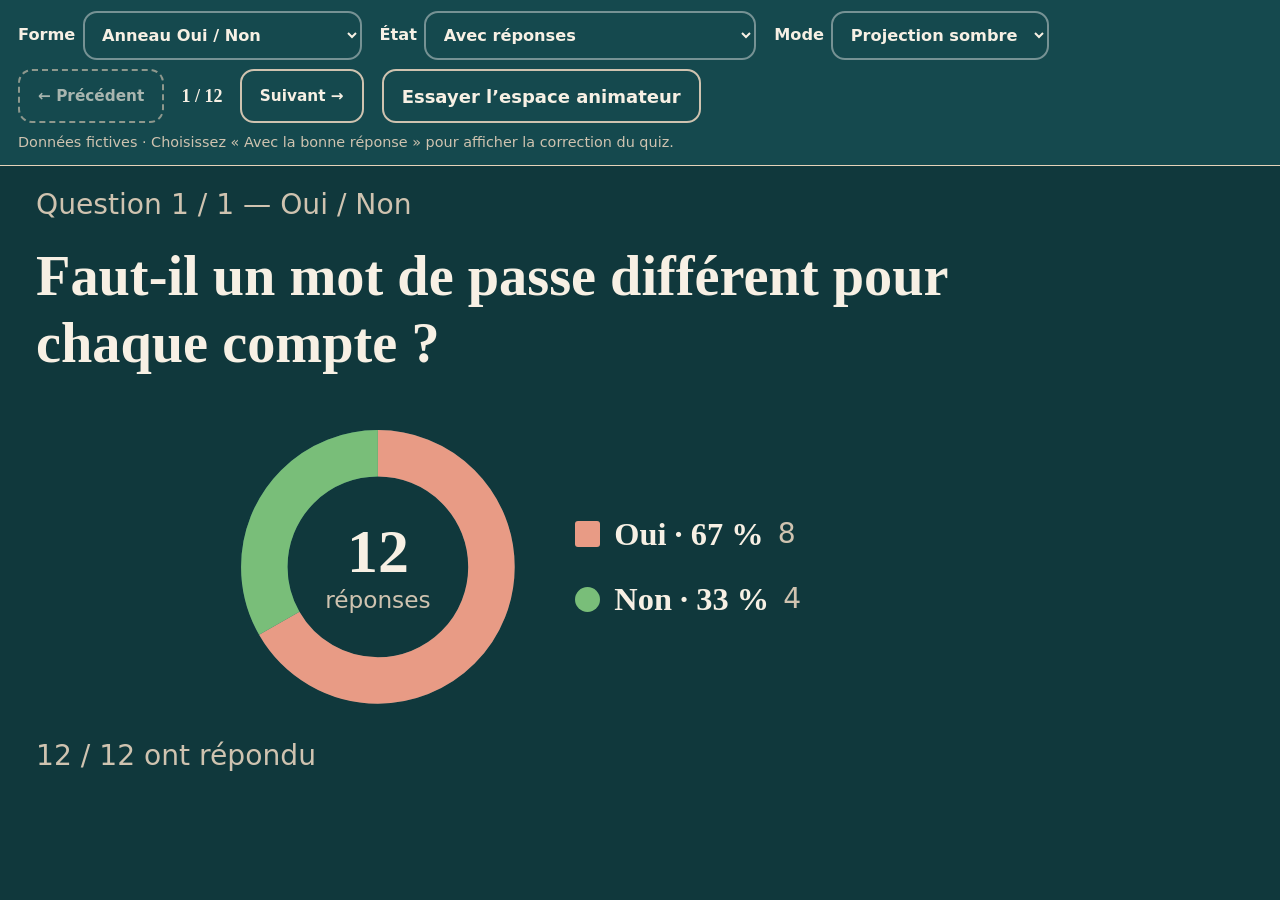
<file: index.html>
<!doctype html>
<html lang="fr">
<head>
<meta charset="utf-8">
<meta http-equiv="Content-Security-Policy" content="default-src 'none'; script-src 'unsafe-inline'; style-src 'unsafe-inline'; img-src data:; connect-src 'none'; base-uri 'none'; form-action 'none'">
<meta name="viewport" content="width=device-width, initial-scale=1">
<title>WoocLight — Galerie des résultats</title>
<style>
/* WoocLight — feuille unique pour les trois écrans et la version imprimable.
 * Charte « Papier & Terre » v2 (palette validée le 18/10/2026 comme base provisoire,
 * branche test/nouvelle-charte) : ivoire, terracotta, bleu pétrole pour la projection.
 * Aucune couleur ni logo d'une institution.
 * Trois niveaux de jetons : primitifs (--wl-c-*, valeurs brutes, jamais utilisés par un
 * composant) > rôles (--wl-fond, --wl-texte, --wl-primaire…, redéfinis par thème) >
 * composants (--wl-b1…b7 séries, --wl-postit-*). Une couleur ne s'écrit qu'ici.
 * Contrastes mesurés le 18/10/2026 (formule WCAG, script de la session) :
 *  clair  — texte/ivoire 13,9:1 · texte doux/ivoire 4,6:1 · blanc/primaire 5,5:1 · ok/ivoire 4,5:1
 *           ko/ivoire 5,8:1 · bord de champ/ivoire 3,7:1 · séries b1…b7 de 3,0:1 à 6,5:1 sur ivoire
 *           Variantes de graphes corrigées le 19/10/2026 dans la copie d'essai :
 *           moutarde/trace 3,63:1 ; neutre/trace 3,54:1 (tests/contrastes.js).
 *  projection sombre — ivoire/pétrole 11,2:1 · ivoire/carte 8,9:1 · séries 4,5:1 mini sur la carte
 *           bouton primaire 5,7:1 · ok 5,5:1 · ko 4,9:1 · focus 6,3:1 */

:root {
  /* Niveau 1 — primitifs */
  --wl-c-ivoire: #F7F0E4;  --wl-c-carte: #FFFDF8;  --wl-c-blanc: #FFFFFF;
  --wl-c-brun: #28221E;    --wl-c-brun-doux: #7A6A5C;  --wl-c-brun-bord: #8A7A6A;
  --wl-c-terracotta: #B74322;  --wl-c-terracotta-fonce: #A33C1E;
  --wl-c-petrole: #10383C; --wl-c-petrole-carte: #15494E;
  --wl-c-vert: #3D7D3D;    --wl-c-moutarde: #C99600;   --wl-c-prune: #943D78;

  /* Niveau 2 — rôles, thème clair (ivoire / terracotta) */
  --wl-primaire: var(--wl-c-terracotta);   /* boutons, liens, bandeau */
  --wl-primaire-fonce: var(--wl-c-terracotta-fonce);
  --wl-primaire-clair: #FBEBE1;  /* survol ; primaire dessus 4,7:1 */
  --wl-primaire-pale: #FDF0E8;   /* choix coché ; primaire dessus 4,9:1 */
  --wl-sur-primaire: var(--wl-c-blanc);    /* texte posé sur un fond primaire */
  --wl-accent: #1F6F6B;          /* compte à rebours, état du vote */
  --wl-texte: var(--wl-c-brun);
  --wl-texte-doux: var(--wl-c-brun-doux);
  --wl-fond: var(--wl-c-ivoire);
  --wl-carte: var(--wl-c-carte);
  --wl-bord: #E4D3BA;            /* filets décoratifs, jamais seul pour un champ */
  --wl-champ: var(--wl-c-brun-bord);  /* bord des champs et des cases (3,7:1) */
  --wl-champ-fond: var(--wl-c-carte);
  --wl-trace: #E4D3BA;           /* fond des anneaux, jauge, colonnes, progression : visible aussi sur le fond ivoire */
  --wl-piste: var(--wl-c-ivoire);  /* fond des barres ; les tracés SVG utilisent --wl-trace */
  --wl-ok: #3C7B3C;
  --wl-ok-fond: #EAF3E5;         /* ok dessus 4,5:1 */
  --wl-ko: #B3261E;
  --wl-focus: #1F6F6B;
  --wl-barre: var(--wl-primaire);
  --wl-barre-ok: var(--wl-ok);
  /* Une couleur par réponse (la bonne réponse porte --wl-barre-ok + coche + mention).
     b1 terracotta, b2 vert, b3 moutarde foncée, b4 prune : les quatre couleurs de la charte. */
  --wl-b1: var(--wl-c-terracotta); --wl-b2: var(--wl-c-vert); --wl-b3: #8A6500; --wl-b4: var(--wl-c-prune);
  --wl-b5: #1F6F6B; --wl-b6: #2F5E9E; --wl-b7: var(--wl-c-brun-doux);
  --wl-pastille: var(--wl-b3);
  --wl-pastille-bord: #7A4F00;
  --wl-alerte-fond: #FFF4D6; --wl-alerte-bord: #8A6100; --wl-alerte-texte: #4D3600;
  --wl-moutarde: #E0A22B;        /* anneau « tout le monde a répondu » (décoratif) */
  /* Post-its : fond clair et texte foncé dans tous les thèmes (contraste ≥ 12:1). */
  --wl-postit-texte: var(--wl-c-brun);
  --wl-postit-0: #FFF1A8; --wl-postit-1: #D6EEF6; --wl-postit-2: #EEF3C9;
  --wl-postit-3: #F9DCC8; --wl-postit-4: #F3DDEB; --wl-postit-5: #E4EEDB;
  --wl-postit-sub: #4D3600;
  /* Le QR code reste noir sur blanc pur dans tous les thèmes (lecture par l'appareil photo). */
  --wl-qr-fond: var(--wl-c-blanc);

  --wl-police: Verdana, Geneva, "DejaVu Sans", sans-serif;
  --wl-police-titre: Georgia, "Times New Roman", serif;
  --wl-esp-1: .25rem; --wl-esp-2: .5rem; --wl-esp-3: .75rem; --wl-esp-4: 1rem; --wl-esp-5: 1.5rem; --wl-esp-6: 2rem;
  --wl-rayon-xs: 4px; --wl-rayon-s: 8px; --wl-rayon: 14px; --wl-rayon-pilule: 999px;
  --wl-cible: 3rem; /* 48 px minimum pour toute cible tactile */
  --wl-bord-fin: 1px solid var(--wl-bord);
  --wl-ombre-couleur: rgba(80, 40, 10, .12);
  --wl-ombre: 0 2px 0 var(--wl-bord), 0 8px 18px var(--wl-ombre-couleur);
  --wl-ombre-note: 0 2px 4px rgba(0, 0, 0, .25);
  --wl-voile: rgba(40, 34, 30, .62);
  --wl-sortie: cubic-bezier(.2, .8, .2, 1);
}

* { box-sizing: border-box; }

html { font-size: 112.5%; } /* 18 px : lisible pour tous */

body {
  margin: 0;
  font-family: var(--wl-police);
  line-height: 1.5;
  color: var(--wl-texte);
  background: var(--wl-fond);
}

h1, h2, h3, .brand, .code-big, .q-text, .s-text, .big { font-family: var(--wl-police-titre); }
h1 { font-size: 1.5rem; line-height: 1.3; margin: 0 0 1rem; }
h2 { font-size: 1.2rem; margin: 0 0 var(--wl-esp-3); }
h2 + .meta { margin-top: calc(-1 * var(--wl-esp-1)); margin-bottom: var(--wl-esp-3); } /* sous-titre collé à son titre */
a { color: var(--wl-primaire); }
a:hover { color: var(--wl-primaire-fonce); }
[hidden] { display: none !important; }

:focus-visible { outline: 3px solid var(--wl-focus); outline-offset: 2px; }

.sr-only {
  position: absolute; width: 1px; height: 1px; padding: 0; margin: -1px;
  overflow: hidden; clip: rect(0, 0, 0, 0); white-space: nowrap; border: 0;
}

/* --- Structure ------------------------------------------------------------ */

.topbar {
  display: flex; align-items: center; gap: var(--wl-esp-4); flex-wrap: wrap;
  padding: .6rem var(--wl-esp-4); background: var(--wl-primaire); color: var(--wl-sur-primaire);
  border-bottom: 3px solid var(--wl-primaire-fonce);
}
.admin .topbar { border-bottom-color: var(--wl-c-petrole); }
.participant .topbar { border-bottom-color: var(--wl-b3); }
.brand { font-weight: bold; font-size: 1.25rem; letter-spacing: .01em; }
.topbar-title { flex: 1; min-width: 8rem; font-size: .95rem; overflow-wrap: anywhere; }
.topbar .btn-ghost { color: var(--wl-sur-primaire); border-color: var(--wl-sur-primaire); }
.topbar .btn-ghost:hover { background: var(--wl-primaire-fonce); }
.size-tools { display: flex; gap: .4rem; }
.btn-size { min-width: 2.75rem; padding: .3rem .5rem; font-weight: bold; }
/* Taille du texte réglée par le participant (A− / A+), réglage gardé sur son téléphone. */
html[data-size="1"] { font-size: 125%; }
html[data-size="2"] { font-size: 140%; }

main { max-width: 64rem; margin: 0 auto; padding: 1rem; }
.participant main { max-width: 34rem; }

.card {
  background: var(--wl-carte); border: var(--wl-bord-fin); border-radius: var(--wl-rayon); box-shadow: var(--wl-ombre);
  padding: 1.25rem; margin-bottom: var(--wl-esp-4);
}
/* Changement d'écran participant : fondu court quand une carte devient visible. */
.participant .card:not([hidden]) { animation: wl-fade .25s ease-out; }
.narrow { max-width: 26rem; margin: 2rem auto; }
.center { text-align: center; }
.big { font-size: 1.3rem; font-weight: bold; }
.meta { color: var(--wl-texte-doux); font-size: .9rem; margin: .25rem 0; }
.error { color: var(--wl-ko); font-weight: bold; min-height: 1.5em; margin: .5rem 0; }
.ok { color: var(--wl-ok); }
.ko { color: var(--wl-ko); }
.break { overflow-wrap: anywhere; }

/* États : un symbole accompagne toujours la couleur (jamais la couleur seule). Les symboles sont
   dans ::before, donc hors du texte lu par les tests et copié par l'utilisateur. */
.banner::before { content: "ℹ "; }
.error:not(:empty)::before { content: "⚠ "; }
.join-info::before, .answer-status:not(:empty)::before { content: "✓ "; }
/* État vide (« Aucune session », « Aucune question… ») : cadre en pointillés, pas un simple texte gris. */
li.meta { list-style: none; margin: 0; padding: var(--wl-esp-4); text-align: center;
  border: 2px dashed var(--wl-bord); border-radius: var(--wl-rayon); }
/* Attente : un point qui respire au-dessus du message (désactivé par prefers-reduced-motion). */
#wait .big::before { content: ""; display: block; width: .9rem; height: .9rem; margin: 0 auto var(--wl-esp-3);
  border-radius: 50%; background: var(--wl-accent); animation: wl-respire 2.4s ease-in-out infinite; }

.banner {
  background: var(--wl-alerte-fond); border: 2px solid var(--wl-alerte-bord); color: var(--wl-alerte-texte);
  border-radius: var(--wl-rayon); padding: .75rem 1rem; margin-bottom: 1rem; font-weight: bold;
}

.row { display: flex; gap: var(--wl-esp-2); align-items: center; }
.wrap { flex-wrap: wrap; }
.grow { flex: 1; min-width: 12rem; }
.grid2 { display: grid; gap: var(--wl-esp-4); }
@media (min-width: 52rem) { .grid2 { grid-template-columns: 1fr 1.4fr; } }

.footer { max-width: 34rem; margin: 1rem auto 2rem; padding: 0 1rem; font-size: .85rem; color: var(--wl-texte-doux); }
/* Aligné sur le texte des cartes : marge de main + marge intérieure de .card. */
.participant .footer { padding: 0 2.25rem; }
summary { cursor: pointer; min-height: var(--wl-cible); display: flex; align-items: center; } /* cible tactile de 48 px pour tous les « détails » */
#ed-url { display: inline-flex; align-items: center; min-height: var(--wl-cible); }

/* --- Formulaires et boutons ------------------------------------------------ */

label { display: block; font-weight: bold; margin: .75rem 0 .35rem; }
input, select, textarea {
  font: inherit; color: inherit; width: 100%; min-height: var(--wl-cible);
  padding: .5rem .75rem; border: 2px solid var(--wl-champ); border-radius: var(--wl-rayon); background: var(--wl-champ-fond);
}
input, select, textarea { transition: border-color .15s ease-out; }
input::placeholder, textarea::placeholder { color: var(--wl-texte-doux); opacity: 1; }
input:focus-visible, select:focus-visible, textarea:focus-visible { border-color: var(--wl-focus); }
input:disabled, select:disabled, textarea:disabled { background: var(--wl-piste); color: var(--wl-texte-doux); border-color: var(--wl-bord); cursor: not-allowed; }
input[type="checkbox"], input[type="radio"] { width: 1.5rem; height: 1.5rem; min-height: 0; margin: 0; accent-color: var(--wl-primaire); }
.check { display: flex; gap: .6rem; align-items: center; font-weight: normal; min-height: var(--wl-cible); }
fieldset { border: 1px solid var(--wl-bord); border-radius: var(--wl-rayon); margin: .75rem 0; padding: .5rem 1rem; }
legend { font-weight: bold; padding: 0 .25rem; }

.input-code { font-family: var(--wl-police-titre); font-size: 2rem; letter-spacing: .35em; text-transform: uppercase; text-align: center; font-weight: bold; }

.btn {
  display: inline-flex; align-items: center; justify-content: center; gap: .4rem;
  min-height: var(--wl-cible); min-width: var(--wl-cible); padding: .5rem 1rem;
  font: inherit; font-weight: bold; text-decoration: none; cursor: pointer;
  color: var(--wl-primaire); background: var(--wl-carte);
  border: 2px solid var(--wl-primaire); border-radius: var(--wl-rayon);
  transition: transform .1s ease-out, background-color .15s ease-out;
}
.btn:hover { background: var(--wl-primaire-clair); color: var(--wl-primaire); }
.btn:active { transform: scale(.98); }
.btn:disabled { opacity: .65; border-style: dashed; cursor: not-allowed; } /* pointillés : l'état ne tient pas à l'opacité seule */
.btn-primary { color: var(--wl-sur-primaire); background: var(--wl-primaire); }
.btn-primary:hover { color: var(--wl-sur-primaire); background: var(--wl-primaire-fonce); border-color: var(--wl-primaire-fonce); }
.btn-danger { color: var(--wl-ko); border-color: var(--wl-ko); }
.btn-danger:hover { color: var(--wl-ko); background: var(--wl-alerte-fond); }
.btn-ghost { background: transparent; }
.btn-small { min-width: var(--wl-cible); padding: .25rem .6rem; }
.btn-block { width: 100%; margin-top: .75rem; }

/* --- Participant ------------------------------------------------------------ */

.q-text { font-size: 1.45rem; }
.timer { font-size: 1.2rem; font-weight: bold; color: var(--wl-accent); }
.choices { display: grid; gap: var(--wl-esp-3); }
.choices-2 { grid-template-columns: 1fr 1fr; }
.choices-scale { grid-template-columns: repeat(5, 1fr); } /* 10 notes : deux rangées */
.btn-choice { min-height: 4rem; font-size: 1.2rem; padding: .75rem; white-space: normal; }
.choices-2 .btn-choice { min-height: 6rem; font-size: 1.5rem; font-family: var(--wl-police-titre); }
.choices-scale .btn-choice { font-family: var(--wl-police-titre); font-size: 1.5rem; }
/* Choix sélectionné : brun neutre (13:1), ni rouge (lu « faux ») ni vert (réservé à la bonne réponse). */
.btn-choice[aria-pressed="true"] { color: var(--wl-fond); background: var(--wl-texte); border-color: var(--wl-texte); }
.btn-choice[aria-pressed="true"]::before { content: "✓"; }
.btn-choice:disabled[aria-pressed="true"] { opacity: 1; border-style: solid; }
/* Correction : contour vert foncé (6,4:1) + mention écrite, pas la couleur seule. */
.is-correct { border: 4px solid var(--wl-ok) !important; opacity: 1 !important; }
.is-correct::after { content: "Bonne réponse"; display: block; font-size: .8rem; }
.btn-choice.is-correct::after { width: 100%; }
.btn-choice.is-correct { flex-wrap: wrap; }
.check-big.is-correct { border-radius: var(--wl-rayon); padding: 0 .5rem; flex-wrap: wrap; }
.check-big.is-correct::after { content: "✓ Bonne réponse"; color: var(--wl-ok); font-weight: bold; }
.check-big:has(input:checked) { font-weight: bold; }
.scale-legend { display: flex; justify-content: space-between; color: var(--wl-texte-doux); }
.checks { padding: .25rem .75rem; }
.check-big input { flex-shrink: 0; }
.check-big {
  display: flex; gap: var(--wl-esp-3); align-items: center; font-weight: normal; min-height: 3.5rem; font-size: 1.15rem;
  background: var(--wl-carte); border: 2px solid var(--wl-champ); border-radius: var(--wl-rayon);
  padding: .4rem .75rem; margin-bottom: .5rem;
}
.check-big:has(input:checked) { background: var(--wl-primaire-pale); border-color: var(--wl-primaire); }
.points-left { font-weight: bold; font-size: 1.15rem; color: var(--wl-accent); }
.points-row { display: flex; align-items: center; gap: var(--wl-esp-2); margin: .5rem 0; }
.points-label { flex: 1; font-weight: bold; }
.points-value { min-width: 2.5rem; text-align: center; font-family: var(--wl-police-titre); font-size: 1.4rem; font-weight: bold; }
.btn-step { font-size: 1.5rem; padding: 0; font-family: var(--wl-police-titre); }
.send-bar { margin-top: 1rem; }
.send-bar .error { min-height: 0; margin: .25rem 0; }
.send-hint { margin: 0 0 .5rem; color: var(--wl-texte-doux); font-size: .95rem; }
/* Participant sur grand écran (PC, tablette à l'horizontale) : page plus large,
   texte plus grand, 4 choix ou plus sur deux colonnes. Téléphone inchangé. */
@media (min-width: 900px) {
  .participant main, .participant .footer { max-width: 64rem; }
  .participant .q-text { font-size: 1.8rem; }
  .participant .btn-choice { font-size: 1.35rem; }
  .participant .check-big { font-size: 1.3rem; }
  .participant .choices:has(> :nth-child(4)):not(.choices-scale) { grid-template-columns: 1fr 1fr; }
  .participant .checks:has(> label:nth-of-type(4)) { display: grid; grid-template-columns: 1fr 1fr; column-gap: var(--wl-esp-4); }
}
/* Écran large : « Envoyer » à droite des choix, jamais sous le pli ni par-dessus eux. */
@media (min-width: 700px) {
  #answer-form:has(> .choices, > .checks) { display: grid; grid-template-columns: 1fr 14rem; gap: 0 1.25rem; align-items: start; }
  #answer-form:has(> .choices, > .checks) > .send-bar { grid-column: 2; grid-row: 1 / span 3; margin-top: 0; position: sticky; top: 1rem; }
}
.explain { border-left: 4px solid var(--wl-primaire); padding: .5rem .75rem; background: var(--wl-carte); border-radius: 0 var(--wl-rayon) var(--wl-rayon) 0; margin: .75rem 0 0; }
.join-info { font-weight: bold; color: var(--wl-ok); background: var(--wl-ok-fond); border-left: 4px solid var(--wl-ok); padding: .6rem .8rem; margin: 0 0 1rem; border-radius: 0 var(--wl-rayon) var(--wl-rayon) 0; }
.answer-status { font-weight: bold; color: var(--wl-ok); min-height: 1.5em; }
.my-result { border-top: 2px solid var(--wl-bord); margin-top: 1rem; padding-top: 1rem; }

/* Signaler une difficulté, Oser demander, pseudonyme (téléphone). */
.signal-title { font-size: 1.05rem; margin: 0 0 .6rem; }
.signal-btns { display: grid; grid-template-columns: 1fr; gap: var(--wl-esp-2); } /* téléphone : un bouton par ligne, rien ne déborde */
@media (min-width: 600px) { .signal-btns { grid-template-columns: repeat(3, 1fr); } }
.btn-signal { white-space: normal; font-size: .95rem; padding: .5rem .3rem; min-height: 3.5rem; }
.btn-signal[aria-pressed="true"] { color: var(--wl-fond); background: var(--wl-texte); border-color: var(--wl-texte); }
.ask-form { display: flex; gap: var(--wl-esp-2); }
.ask-form input { flex: 1; min-width: 0; }
.ask-list { list-style: none; margin: .75rem 0 0; padding: 0; display: grid; gap: var(--wl-esp-2); }
.ask-item { display: flex; flex-wrap: wrap; align-items: center; gap: .4rem .75rem; padding: .6rem .75rem;
  background: var(--wl-carte); border: 1px solid var(--wl-bord); border-radius: var(--wl-rayon); }
.ask-text { flex: 1 1 12rem; font-weight: bold; }
.ask-item.is-answered { opacity: .75; }
.ask-item.is-pending { border-style: dashed; border-color: var(--wl-champ); }
.ask-done { color: var(--wl-ok); font-weight: bold; }
.me-card { text-align: center; }
.pseudo-line { font-family: var(--wl-police-titre); font-size: 1.4rem; font-weight: bold; color: var(--wl-primaire); margin: 0; }

/* --- Résultats (projection, animateur, participant) ------------------------ */

.bars { list-style: none; margin: 0; padding: 0; display: grid; gap: .6rem; }
.bar { display: grid; grid-template-columns: minmax(6rem, 30%) 1fr auto; gap: var(--wl-esp-3); align-items: center; }
.bar-label { overflow-wrap: break-word; }
.bar-track { display: block; height: 1.6em; background: var(--wl-piste); border-radius: var(--wl-rayon-pilule); overflow: hidden; box-shadow: inset 0 0 0 1px var(--wl-champ); } /* le contour montre où finit la barre à 100 % */
.bar-fill { display: block; height: 100%; width: 0; background: var(--wl-barre); border-radius: var(--wl-rayon-pilule); transition: width .9s var(--wl-sortie), height .9s var(--wl-sortie); }
.bars:not(.bars-scale) > .bar:nth-child(7n+1) .bar-fill { background: var(--wl-b1); }
.bars:not(.bars-scale) > .bar:nth-child(7n+2) .bar-fill { background: var(--wl-b2); }
.bars:not(.bars-scale) > .bar:nth-child(7n+3) .bar-fill { background: var(--wl-b3); }
.bars:not(.bars-scale) > .bar:nth-child(7n+4) .bar-fill { background: var(--wl-b4); }
.bars:not(.bars-scale) > .bar:nth-child(7n+5) .bar-fill { background: var(--wl-b5); }
.bars:not(.bars-scale) > .bar:nth-child(7n+6) .bar-fill { background: var(--wl-b6); }
.bars:not(.bars-scale) > .bar:nth-child(7n) .bar-fill { background: var(--wl-b7); }
.bars:not(.bars-scale) > .bar.bar-good .bar-fill { background: var(--wl-barre-ok); }
/* Quiz corrigé : le vert ne désigne que la bonne réponse, les autres barres passent en neutre
   (sinon le vert de la série b2 se confondrait avec elle, constaté le 18/10/2026). */
.bars:not(.bars-scale):has(> .bar-good) > .bar:not(.bar-good) .bar-fill { background: var(--wl-b7); }
/* Bonne réponse : cadre vert, libellé en gras (la coche « ✓ » est dans le texte),
   mention écrite sur la projection. Un seul passage, jamais de clignotement. */
.bar-good { outline: 3px solid var(--wl-barre-ok); outline-offset: 3px; border-radius: var(--wl-rayon-s); animation: wl-bonne .5s ease-out; }
.bar-good .bar-label { font-weight: bold; }
.s-results .bar-good .bar-label::after { content: " · Bonne réponse"; font-weight: normal; }
.bar-value { font-family: var(--wl-police-titre); font-weight: bold; white-space: nowrap; }
/* Échelle : colonnes verticales, pour que 10 notes tiennent à l'écran. */
.bars-scale { grid-auto-flow: column; grid-auto-columns: 1fr; align-items: end; gap: .4rem; }
.bars-scale .bar { display: flex; flex-direction: column-reverse; align-items: stretch; gap: .25rem; text-align: center; }
.bars-scale .bar-track { height: 8rem; display: flex; align-items: flex-end; border-radius: var(--wl-rayon-s); }
.bars-scale .bar-fill { width: 100%; height: 0; border-radius: var(--wl-rayon-s); background: var(--wl-b3); }
.s-results .bars-scale .bar-track { height: 40vh; }
.results-none { margin: var(--wl-esp-3) 0; padding: var(--wl-esp-5) var(--wl-esp-4); text-align: center;
  border: 2px dashed var(--wl-bord); border-radius: var(--wl-rayon); }
.s-results .results-none { font-size: 1.1em; }
.results-foot { color: var(--wl-texte-doux); margin-top: .75rem; }
.exo-link { margin: 0 0 1rem; display: flex; gap: var(--wl-esp-3); align-items: center; flex-wrap: wrap; }
.s-link { display: flex; gap: 1.5rem; align-items: center; margin: .25rem 0 1rem; }
.s-link .qr-img { width: 8rem; height: 8rem; image-rendering: pixelated; background: var(--wl-qr-fond); padding: .4rem; border-radius: var(--wl-rayon-s); display: block; }
.s-link-text { margin: 0; font-size: 1.1rem; }
.steps { list-style: none; margin: 0 0 1rem; padding: 0; display: grid; gap: var(--wl-esp-3); }
.step { display: flex; gap: var(--wl-esp-4); align-items: center; justify-content: space-between; padding: .75rem 1rem;
  background: var(--wl-carte); border: 2px solid var(--wl-bord); border-radius: var(--wl-rayon-s); }
.step.is-done { border-color: var(--wl-ok); }
.step-text { flex: 1; }
.step-detail { display: block; margin-top: .25rem; color: var(--wl-texte-doux); font-size: .95rem; }
.btn-fait { min-width: 6.5rem; min-height: 3rem; }
.memo-list { padding-left: 1.2rem; }
.memo-list li { margin-bottom: .8rem; }
.step-actions { display: flex; flex-direction: column; gap: .4rem; align-items: stretch; }
.btn-stuck[aria-pressed="true"] { color: var(--wl-fond); background: var(--wl-texte); border-color: var(--wl-texte); }
.device-line .btn { min-height: 2.5rem; margin-left: .5rem; }
.btn-fait[aria-pressed="true"] { color: var(--wl-sur-primaire); background: var(--wl-ok); border-color: var(--wl-ok); }
.results-compare { font-weight: bold; color: var(--wl-texte); margin-top: .5rem; }
.s-results .results-compare { font-size: 1.3rem; text-align: center; }

/* Anneau Oui / Non, Vrai / Faux (projection). */
.donut { display: flex; flex-wrap: wrap; align-items: center; justify-content: center; gap: 1em 1.5em; }
.donut-svg { width: 11em; height: 11em; flex: none; }
.donut-piste { fill: none; stroke: var(--wl-trace); stroke-width: 18; }
.donut-arc { fill: none; stroke-width: 18; transition: stroke-dasharray 1s var(--wl-sortie), stroke-dashoffset 1s var(--wl-sortie); }
.donut-arc-0 { stroke: var(--wl-b1); }
.donut-arc-1 { stroke: var(--wl-b2); }
.donut-total { fill: var(--wl-texte); font-family: var(--wl-police-titre); font-weight: bold; font-size: 24px; text-anchor: middle; }
.donut-unit { fill: var(--wl-texte-doux); font-size: 9px; text-anchor: middle; }
.donut-legend { list-style: none; margin: 0; padding: 0; display: grid; gap: .6em; }
.donut-legend li { display: flex; align-items: center; gap: .5em; }
.donut-sw { width: .9em; height: .9em; flex: none; }
.donut-sw-0 { background: var(--wl-b1); border-radius: 3px; }   /* carré */
.donut-sw-1 { background: var(--wl-b2); border-radius: 50%; }   /* rond : forme différente */
.donut-name { font-family: var(--wl-police-titre); font-weight: bold; font-size: 1.15em; white-space: nowrap; }
.donut-count { color: var(--wl-texte-doux); }
/* Quiz corrigé : comme les barres, le vert ne désigne que la bonne réponse, l'autre passe en neutre. */
.donut:has(li:nth-child(1).is-good) .donut-arc-0 { stroke: var(--wl-barre-ok); }
.donut:has(li:nth-child(1).is-good) .donut-sw-0 { background: var(--wl-barre-ok); }
.donut:has(li:nth-child(1).is-good) .donut-arc-1 { stroke: var(--wl-b7); }
.donut:has(li:nth-child(1).is-good) .donut-sw-1 { background: var(--wl-b7); }
.donut:has(li:nth-child(2).is-good) .donut-arc-1 { stroke: var(--wl-barre-ok); }
.donut:has(li:nth-child(2).is-good) .donut-sw-1 { background: var(--wl-barre-ok); }
.donut:has(li:nth-child(2).is-good) .donut-arc-0 { stroke: var(--wl-b7); }
.donut:has(li:nth-child(2).is-good) .donut-sw-0 { background: var(--wl-b7); }
.donut-legend .is-good { outline: 3px solid var(--wl-barre-ok); outline-offset: 3px; border-radius: var(--wl-rayon-s); }

/* Jauge d'échelle (projection) : moyenne en demi-cercle + colonnes. */
.scale-view { display: grid; grid-template-columns: auto 1fr; gap: 1.5em; align-items: end; }
.gauge { position: relative; width: 12em; }
.gauge-svg { display: block; width: 100%; height: auto; }
.gauge-track, .gauge-fill { fill: none; stroke-width: 14; stroke-linecap: round; }
.gauge-track { stroke: var(--wl-trace); }
.gauge-fill { stroke: var(--wl-b3); stroke-dasharray: 0 200; transition: stroke-dasharray 1s var(--wl-sortie); }
.gauge-value { position: absolute; left: 0; right: 0; bottom: .1em; margin: 0; text-align: center; color: var(--wl-texte-doux); }
.gauge-value strong { font-family: var(--wl-police-titre); font-size: 2.2em; color: var(--wl-texte); }
.scale-view .bars-scale .bar-track { height: 5.5em; }
.s-results .scale-view .bars-scale .bar-track { height: 22vh; }

.cloud { text-align: center; line-height: 1.25; margin: 0; }
.cloud-word { display: inline-block; margin: .1em .3em; font-family: var(--wl-police-titre); font-weight: bold; transition: font-size .6s var(--wl-sortie); }
.cloud-fit .cloud-word { transition: none; margin: .05em .25em; }
/* Le mot le plus cité respire (lent, 3 % d'amplitude : la lecture n'est pas gênée). */
.cloud-top { animation: wl-respire 6s ease-in-out infinite; }
/* Projection : chaque mot flotte doucement (mouvement vertical seulement : il ne
   fausse pas la mesure de largeur de fitResults). Durée unique de 6 s, phase de
   chaque mot posée par common.js d'après l'horloge ; calque graphique (will-change)
   pour un mouvement fluide sur téléphone, sans recalage au pixel. */
.cloud-fit .cloud-word { animation: wl-flotte 6s ease-in-out infinite; will-change: transform; }
.cloud-fit .cloud-word.cloud-top { animation-name: wl-flotte-top; }
.is-new { animation: wl-pop .4s ease-out; }
.cloud-c0 { color: var(--wl-primaire); }
.cloud-c1 { color: var(--wl-b2); }
.cloud-c2 { color: var(--wl-texte); }
.cloud-c3 { color: var(--wl-b4); }

.wall { list-style: none; margin: 0; padding: 0; display: grid; gap: var(--wl-esp-2); grid-template-columns: repeat(auto-fill, minmax(14rem, 1fr)); }
.wall-item {
  display: flex; justify-content: space-between; align-items: center; gap: var(--wl-esp-2);
  padding: .6rem .8rem; background: var(--wl-carte); border-bottom: 3px solid var(--wl-b1);
  border-radius: var(--wl-rayon-s); overflow-wrap: break-word; box-shadow: var(--wl-ombre);
}
.wall-item:nth-child(6n+2) { border-bottom-color: var(--wl-b2); }
.wall-item:nth-child(6n+3) { border-bottom-color: var(--wl-b3); }
.wall-item:nth-child(6n+4) { border-bottom-color: var(--wl-b4); }
.wall-item:nth-child(6n+5) { border-bottom-color: var(--wl-b5); }
.wall-item:nth-child(6n)   { border-bottom-color: var(--wl-b6); }
.wall-item.is-new, .note.is-new { animation: wl-pose .4s ease-out; }
.wall-hidden { opacity: .5; text-decoration: line-through; }

/* Mur collaboratif, post-it collectif, gommettes. Les post-its gardent un
 * fond clair et un texte foncé dans les deux thèmes (contraste ≥ 12:1). */
.post-text { flex: 1; min-width: 0; }
.wall-item .btn { flex-shrink: 0; white-space: nowrap; }
.wall-collab { grid-template-columns: repeat(auto-fill, minmax(16rem, 1fr)); }
.likes { font-weight: bold; white-space: nowrap; color: var(--wl-ko); }
[data-theme="dark"] .screen .likes { color: var(--wl-ko); }
.btn-like[aria-pressed="true"] { color: var(--wl-sur-primaire); background: var(--wl-ko); border-color: var(--wl-ko); }
.board { display: grid; gap: var(--wl-esp-3); align-items: start; overflow-x: auto; }
.board-col { background: var(--wl-trace); border-radius: var(--wl-rayon); padding: .5rem; min-height: 6rem; }
.board-title { font-size: 1em; margin: .25rem .25rem .5rem; }
.note {
  color: var(--wl-postit-texte); background: var(--wl-postit-0); border-radius: var(--wl-rayon-xs); padding: .5rem .6rem; margin-bottom: .5rem;
  box-shadow: var(--wl-ombre-note); overflow-wrap: break-word;
}
.note-text { margin: 0; font-weight: bold; }
.note-sub { margin: .35rem 0 0; padding-top: .35rem; border-top: 1px dashed var(--wl-postit-sub); }
.note-tools { display: flex; flex-wrap: wrap; gap: .3rem; margin-top: .4rem; }
.note-tools select { width: auto; min-height: 2.5rem; font-size: .85rem; padding: .2rem .4rem; }
.note.board-c0 { background: var(--wl-postit-0); }
.note.board-c1 { background: var(--wl-postit-1); }
.note.board-c2 { background: var(--wl-postit-2); }
.note.board-c3 { background: var(--wl-postit-3); }
.note.board-c4 { background: var(--wl-postit-4); }
.note.board-c5 { background: var(--wl-postit-5); }
.posts { border-top: 2px solid var(--wl-bord); margin-top: 1rem; padding-top: 1rem; }
.posts h2 { font-size: 1.05rem; }
.posts .wall { grid-template-columns: 1fr; }
/* Projection : colonnes égales, assez larges pour un mot long. */
.s-results .wall { grid-template-columns: repeat(auto-fill, minmax(10em, 1fr)); }
.s-results .wall-item { flex-wrap: wrap; overflow-wrap: normal; }
.s-results .wall-item > :first-child { flex: 1 1 auto; min-width: min-content; }
.s-results .wall-item .likes { margin-left: auto; }
.dots-rank { margin: 0; padding-left: 1.8em; display: grid; gap: .6rem; }
.dots-rank li::marker { font-family: var(--wl-police-titre); font-weight: bold; font-size: 1.2em; }
/* Idée large (moins de retours à la ligne), décompte en colonne fixe près des gommettes. */
.dots-row { display: grid; grid-template-columns: minmax(9rem, 50%) minmax(5rem, 1fr) 9em; gap: var(--wl-esp-3); align-items: center; }
.dots-row .bar-value { justify-self: start; }
.dots-row .bar-value { font-size: 1em; }
.dots-text { justify-self: start; background: var(--wl-postit-0); color: var(--wl-postit-texte); border-radius: var(--wl-rayon-xs); padding: .3em .6em; font-weight: bold; box-shadow: var(--wl-ombre-note); }
.dots-grouped { color: var(--wl-postit-sub); font-weight: normal; }
.dots-row.is-new { animation: wl-pose .4s ease-out; }
.dots { display: inline-flex; flex-wrap: wrap; gap: .2em; vertical-align: middle; margin-left: .3em; }
.dot { width: .9em; height: .9em; border-radius: 50%; background: var(--wl-pastille); border: 2px solid var(--wl-pastille-bord); }

/* « Quitter » en fin de session : respiration lente (cycle de 3,6 s, moins d'un éclat par seconde). */
.blink { animation: wl-respire-btn 3.6s ease-in-out infinite; }

/* --- Animations : courtes et douces, jouées au changement réel d'une donnée --- */
@keyframes wl-pop { from { opacity: 0; transform: scale(.6); } 60% { transform: scale(1.08); } to { opacity: 1; transform: none; } }
@keyframes wl-pose { from { opacity: 0; transform: translateY(-8px); } to { opacity: 1; transform: none; } }
@keyframes wl-fade { from { opacity: 0; } to { opacity: 1; } }
@keyframes wl-bonne { from { outline-color: transparent; outline-offset: 12px; } to { outline-color: var(--wl-barre-ok); outline-offset: 3px; } }
@keyframes wl-respire { 0%, 100% { transform: scale(1); } 50% { transform: scale(1.03); } }
@keyframes wl-flotte { 0%, 100% { transform: translateY(0); } 50% { transform: translateY(-.08em); } }
@keyframes wl-flotte-top { 0%, 100% { transform: translateY(0) scale(1); } 50% { transform: translateY(-.06em) scale(1.04); } }
@keyframes wl-respire-btn { 50% { background: var(--wl-primaire); color: var(--wl-sur-primaire); } }
@keyframes wl-anneau { 0% { transform: scale(.7); opacity: 0; } 25% { opacity: 1; } 100% { transform: scale(1.25); opacity: 0; } }
@keyframes wl-roll { from { transform: translateY(100vh); } to { transform: none; } }
@media (prefers-reduced-motion: reduce) {
  *, *::before, *::after { transition: none !important; animation: none !important; }
}

/* --- Animateur ---------------------------------------------------------------- */

/* Sur PC, utiliser la largeur disponible et garder les quatre onglets accessibles
   pendant la lecture d'une longue liste de questions. Les appareils étroits gardent
   la disposition existante. */
@media (min-width: 1100px) {
  .admin main { width: 100%; max-width: 84rem; padding: var(--wl-esp-5) var(--wl-esp-6); }
  .admin #editor > .tabs, .admin #sessions > .tabs {
    position: sticky; top: 0; z-index: 5; background: var(--wl-fond);
    box-shadow: 0 2px 0 var(--wl-bord);
  }
}

.list { list-style: none; padding: 0; margin: 0; }
.list-item {
  display: flex; flex-wrap: wrap; gap: var(--wl-esp-3); align-items: center;
  padding: .75rem; border: 1px solid var(--wl-bord); border-radius: var(--wl-rayon);
  background: var(--wl-carte); margin-bottom: var(--wl-esp-2); box-shadow: 0 2px 0 var(--wl-bord);
  transition: border-color .15s ease-out;
}
.list-item:hover { border-color: var(--wl-champ); }
.q-list { counter-reset: q; }
.q-list .list-item::before {
  counter-increment: q; content: counter(q); display: inline-flex; align-items: center; justify-content: center;
  min-width: 2rem; height: 2rem; border-radius: var(--wl-rayon-pilule); background: var(--wl-piste);
  font-family: var(--wl-police-titre); font-weight: bold;
}
.q-list .is-current::before { background: var(--wl-primaire); color: var(--wl-sur-primaire); }
.is-current { border: 3px solid var(--wl-primaire); background: var(--wl-primaire-pale); }
.code-big { font-size: 1.6rem; letter-spacing: .15em; }
.live-text { font-family: var(--wl-police-titre); font-size: 1.2rem; font-weight: bold; }
.live-state { font-weight: bold; color: var(--wl-accent); }
.live-results { margin-top: 1rem; }
.qr-admin .qr-img { width: 12rem; height: 12rem; image-rendering: pixelated; border-radius: var(--wl-rayon-s); }
dialog { border: var(--wl-bord-fin); border-radius: var(--wl-rayon); width: min(40rem, 94vw); padding: 1.5rem; background: var(--wl-carte); color: var(--wl-texte); box-shadow: 0 20px 50px var(--wl-voile); }
dialog::backdrop { background: var(--wl-voile); }
.gen-detail { display: block; }
.btn:has(+ input:focus-visible) { outline: 3px solid var(--wl-focus); outline-offset: 2px; } /* champ fichier masqué : le focus se voit sur son bouton */
label.btn { cursor: pointer; }
.gen-list .check { align-items: flex-start; }
.gen-list input { margin-top: .3rem; }

/* Compteurs de signaux (anonymes) au-dessus du pilotage. */
.signals { display: flex; flex-wrap: wrap; gap: .4rem; margin: 0 0 .5rem; }
.signal-count { padding: .2rem .6rem; border-radius: var(--wl-rayon-pilule); background: var(--wl-trace); color: var(--wl-texte); font-size: .9rem; }
.signal-count.is-on { background: var(--wl-alerte-fond); color: var(--wl-alerte-texte); border: 2px solid var(--wl-alerte-bord); font-weight: bold; }
.cron-state { margin: .75rem 0 0; padding: .4rem .7rem; border-radius: var(--wl-rayon); font-size: .9rem; }
.cron-state.is-ok { color: var(--wl-ok); }
.cron-state.is-ko { background: var(--wl-alerte-fond); color: var(--wl-alerte-texte); border: 2px solid var(--wl-alerte-bord); }
.ranking { margin: .5rem 0 0; padding-left: 0; list-style: none; display: grid; gap: .25rem; }

/* --- Projection ------------------------------------------------------------- */

.screen { min-height: 100vh; font-size: clamp(1rem, 2.2vw, 2.2rem); } /* thème clair de projection = jetons de :root */
/* Projection sombre : bleu pétrole. Carte plus claire que le fond (1,27:1) pour que les
   cartes se détachent ; toutes les couleurs ci-dessous passent sur le fond ET sur la carte. */
[data-theme="dark"] .screen {
  --wl-fond: var(--wl-c-petrole); --wl-carte: var(--wl-c-petrole-carte);
  --wl-texte: var(--wl-c-ivoire); --wl-texte-doux: #CFC3B0;
  --wl-bord: #769294; --wl-piste: #2B6166; --wl-trace: #2B6166; --wl-champ: #769294; --wl-champ-fond: var(--wl-c-petrole-carte);
  --wl-primaire: #E89B85; --wl-primaire-fonce: #E89B85; --wl-primaire-clair: var(--wl-c-petrole-carte); --wl-primaire-pale: var(--wl-c-petrole-carte);
  --wl-sur-primaire: var(--wl-c-petrole);
  --wl-barre: #E89B85; --wl-barre-ok: #7FD36B; --wl-ok: #7FD36B; --wl-ok-fond: var(--wl-c-petrole-carte);
  --wl-ko: #FF9A8A; --wl-accent: #6FD0C8; --wl-focus: #F5C84C;
  --wl-b1: #E89B85; --wl-b2: #79BE79; --wl-b3: #DDA500; --wl-b4: #D69DC4;
  --wl-b5: #6FD0C8; --wl-b6: #8DB8F0; --wl-b7: #CFC3B0;
  --wl-pastille: #DDA500; --wl-pastille-bord: #F5C84C; --wl-moutarde: #DDA500;
  --wl-ombre-couleur: rgba(0, 0, 0, .35); --wl-ombre: 0 2px 0 var(--wl-ombre-couleur);
}
/* Cartes visibles au vidéoprojecteur (les noirs y sont écrasés) : contour 3:1 sur le fond. */
[data-theme="dark"] .screen .wall-item { border-top: 2px solid var(--wl-bord); border-left: 2px solid var(--wl-bord); border-right: 2px solid var(--wl-bord); }
[data-theme="dark"] .screen .explain, [data-theme="dark"] .screen .s-explain { border-top: 2px solid var(--wl-bord); border-right: 2px solid var(--wl-bord); border-bottom: 2px solid var(--wl-bord); }
[data-theme="dark"] .screen .btn { color: var(--wl-texte); border-color: var(--wl-texte-doux); background: transparent; }
[data-theme="dark"] .screen .btn:hover { background: var(--wl-carte); }
[data-theme="dark"] .screen .btn-primary { color: var(--wl-sur-primaire); background: var(--wl-primaire); border-color: var(--wl-primaire); }
/* Mesuré le 15/10/2026 : sans cette règle, le survol (collé après un appui sur
   téléphone) donne au bouton principal le fond des cartes avec son texte foncé. */
[data-theme="dark"] .screen .btn-primary:hover { color: var(--wl-sur-primaire); background: var(--wl-primaire); border-color: var(--wl-primaire); }
[data-theme="dark"] .screen .banner { color: var(--wl-alerte-texte); }
body.screen { background: var(--wl-fond); color: var(--wl-texte); }
.screen-head { display: flex; align-items: center; gap: var(--wl-esp-4); padding: 1rem 2rem; flex-wrap: wrap; }
.s-title { flex: 1; font-family: var(--wl-police); font-weight: normal; font-size: 1em; margin: 0; color: var(--wl-texte-doux); }
.screen-tools { display: flex; gap: var(--wl-esp-2); align-items: center; font-size: 1rem; }
.s-count { font-weight: bold; margin-right: 1rem; }
.screen-main { max-width: none; padding: 1rem 2rem 2rem; margin-right: clamp(11rem, 20vw, 20rem); }
.s-meta { color: var(--wl-texte-doux); margin: 0; }
.s-text { font-size: 2em; line-height: 1.2; margin: .3em 0 .6em; }
.s-timer { font-family: var(--wl-police-titre); font-size: 1.6em; font-weight: bold; color: var(--wl-accent); margin: 0 0 .5em; }
.s-timer-low { color: var(--wl-ko) !important; }
.s-results .bar-track { height: 1.4em; }
.s-results .bar-value { font-size: 1.3em; }
.s-results .dots-row .bar-value { font-size: 1em; }
.s-results .cloud { font-size: 1.4em; }
.s-waiting { text-align: center; font-size: 1.2em; margin-top: .5em; }
.s-waiting p { margin: .2em 0; }
.s-answered { position: relative; display: inline-block; padding: .1em .6em; font-family: var(--wl-police-titre); font-size: 1.6em; font-weight: bold; }
.s-all { color: var(--wl-barre-ok); }
.s-all::before { content: "✓ "; }
/* « Tout le monde a répondu » : anneau moutarde qui s'élargit une seule fois (1,2 s). */
.s-answered::after { content: ""; position: absolute; inset: 0; border: 4px solid var(--wl-moutarde); border-radius: var(--wl-rayon-pilule); opacity: 0; pointer-events: none; }
.is-complete .s-answered::after { animation: wl-anneau 1.2s ease-out 1; }
.s-progress { display: block; width: min(24em, 60%); height: .5em; margin: .3em auto .6em; background: var(--wl-trace); border-radius: var(--wl-rayon-pilule); overflow: hidden; }
.s-progress-fill { display: block; width: 0; height: 100%; background: var(--wl-accent); border-radius: var(--wl-rayon-pilule); transition: width .5s var(--wl-sortie); }
.s-explain { border-left: .25em solid var(--wl-barre-ok); padding: .4em .7em; margin: .6em 0 0; font-size: .8em; line-height: 1.35; background: var(--wl-carte); border-radius: 0 var(--wl-rayon) var(--wl-rayon) 0; }
.s-hint { font-size: .8em; color: var(--wl-texte-doux); margin: .4em 0 0; }
.recap-title { font-size: 1.2em; margin: 1rem 0 .5rem; }
.recap { margin: 0; padding-left: 1.4em; text-align: left; }
.recap li { margin: .35em 0; }
.recap-q { display: block; color: var(--wl-texte-doux); font-size: .85em; }
.recap-a { display: block; }
.recap-box { text-align: left; }
#s-ended { padding-top: .5em; }
.s-thanks { text-align: center; margin: 0 0 .3em; }
#s-recap { font-size: 1.2em; font-family: var(--wl-police-titre); }
#s-ended:has(.recap) .s-thanks { font-size: 1.1em; }
#s-recap .recap-title { color: var(--wl-primaire); font-family: var(--wl-police); font-size: .55em; letter-spacing: .2em; text-transform: uppercase; text-align: center; }
#s-recap .explain { border: 0; background: transparent; text-align: center; max-width: 80%; margin: .3em auto 0; line-height: 1.35; }
/* Plus de 6 questions : récap sur deux colonnes, lisible de loin. */
#s-recap .recap:has(> li:nth-child(7)) { columns: 2; column-gap: 3em; }
#s-recap .recap li { break-inside: avoid; }
.tabs { display: flex; gap: .25rem; flex-wrap: wrap; border-bottom: 2px solid var(--wl-bord); margin: 1rem 0; }
.tab {
  font: inherit; font-weight: bold; color: var(--wl-texte-doux); background: none; border: 0; cursor: pointer;
  padding: .7rem 1.1rem; min-height: var(--wl-cible); border-bottom: 3px solid transparent; margin-bottom: -2px;
}
.tab { border-radius: var(--wl-rayon-s) var(--wl-rayon-s) 0 0; }
.tab:hover { color: var(--wl-primaire); background: var(--wl-primaire-pale); }
.tab[aria-selected="true"] { color: var(--wl-primaire); border-bottom-color: var(--wl-primaire); background: var(--wl-carte); }
.tab:focus-visible { outline: 3px solid var(--wl-focus); outline-offset: 2px; }
.pre-wrap { white-space: pre-wrap; }
.bilan-board { display: grid; gap: var(--wl-esp-4); grid-template-columns: repeat(auto-fill, minmax(22rem, 1fr)); margin-top: 1rem; }
.bilan-q { border: 1px solid var(--wl-bord); border-radius: var(--wl-rayon); padding: .75rem; background: var(--wl-carte); }
.bilan-q h3 { font-size: 1rem; margin: 0; }
.s-pcount { font-size: 1.1rem; padding: 0 .5rem; }
.s-welcome { text-align: center; margin-top: 3em; }
.s-join-line { font-size: 1.8em; margin: .4em 0; }
.code-big { font-weight: bold; }
.s-welcome .code-big { font-size: 1.6em; letter-spacing: .2em; color: var(--wl-primaire); }
.qr-corner {
  position: fixed; right: 1.5rem; bottom: 1.5rem; width: clamp(10rem, 18vw, 18rem);
  background: var(--wl-qr-fond); color: var(--wl-postit-texte); border-radius: var(--wl-rayon); padding: .75rem; text-align: center;
  box-shadow: var(--wl-ombre);
}
.qr-corner .qr-img { width: 100%; height: auto; image-rendering: pixelated; display: block; }
.qr-code { margin: .3rem 0 0; font-size: clamp(.9rem, 1.6vw, 1.6rem); }
/* Pilotage (animateur connecté) : barre en bas à gauche, hors du QR code. */
.s-pilot { position: fixed; left: 1.5rem; bottom: 1rem; display: flex; gap: var(--wl-esp-2); align-items: center; flex-wrap: wrap; font-size: 1rem; }
.s-keys { font-size: .85rem; color: var(--wl-texte-doux); }
/* La barre de pilotage s'arrête avant le QR code (elle passait dessous, mesuré le 18/10/2026 à 768 et 1440 px). */
.s-pilot { max-width: calc(100% - clamp(10rem, 18vw, 18rem) - 3.5rem); }
.s-live .s-pilot { max-width: calc(100% - clamp(6rem, 9vw, 9rem) - 3.5rem); }
.s-noqr:not(.s-qr-big) .s-pilot { max-width: none; }
.screen-main { padding-bottom: 5rem; }
/* Résultats affichés : en-tête, question et QR réduits. */
.s-live .screen-head { padding: .6rem 2rem .9rem; }
.s-live .s-meta { font-size: max(.7em, .85rem); margin-top: .6em; } /* jamais sous 15 px */
.s-live .s-text { font-size: .95em; margin: .1em 0 .9em; }
.s-live .s-results .bar-track { height: 1.5em; }
/* Projection : colonne des choix plus large (moins de retours à la ligne). */
.s-results .bars:not(.bars-scale) > .bar { grid-template-columns: minmax(8rem, 42%) 1fr auto; }
.s-live .s-timer { font-size: 1.2em; }
.s-live .screen-main { margin-right: clamp(7rem, 11vw, 11rem); padding: .3rem 2rem 0; }
.s-live .qr-corner { width: clamp(6rem, 9vw, 9rem); padding: .4rem; }
.s-live .qr-code { font-size: clamp(.85rem, 1vw, 1rem); }
/* Touche Q : QR code en grand au centre. */
.s-qr-big .qr-corner { right: 50%; bottom: 50%; transform: translate(50%, 50%); width: min(70vh, 60vw); padding: 1rem; }
.s-qr-big .qr-code { font-size: clamp(1.2rem, 3vw, 3rem); }
/* Fin de session : la conclusion monte du bas de l'écran (générique, 7 s, une fois). */
.s-roll { animation: wl-roll 7s cubic-bezier(.25, .6, .3, 1); }
/* Calque gardé après la montée : sans lui, Chrome redessine le texte à l'arrêt
   et le recale au pixel (petit saut constaté le 15/10/2026, hypothèse non vérifiée). */
#s-recap { will-change: transform; backface-visibility: hidden; }
.s-rolling { overflow: hidden; }
/* Projection sur écran étroit (téléphone, tablette en portrait) : la marge
   réservée au QR code prenait près de la moitié de la largeur (nuage à 251 px
   sur 449, mesuré le 16/10/2026). Le QR reste en bas à droite. */
@media (max-width: 760px) {
  .screen-main, .s-live .screen-main { margin-right: 0; }
  .qr-corner, .s-live .qr-corner { width: 5.5rem; padding: .3rem; right: .75rem; bottom: .75rem; }
  .s-pilot { max-width: calc(100% - 8rem); }
  .s-keys { display: none; } /* pas de clavier sur un téléphone */
  /* Gommettes : l'idée sur toute la largeur, puis pastilles et décompte dessous (la
     grille à largeurs minimales débordait de l'écran : 509 px mesurés sur 390, 16/10/2026). */
  .dots-row { grid-template-columns: 1fr auto; }
  .dots-row .dots-text { grid-column: 1 / -1; }
  .dots-rank { padding-left: 1.4em; }
  .screen-main { padding-bottom: 8rem; } /* le QR code, fixé en bas à droite, ne cache plus la dernière ligne */
  .screen-head { padding: .75rem 1rem; }
  .screen-tools { flex-wrap: wrap; gap: .35rem; }
  .screen-tools .btn { font-size: .85rem; min-height: 2.75rem; padding: .3rem .6rem; }
  .s-count { margin-right: .35rem; }
  /* Boutons du pilotage plus compacts (cible tactile 44 px gardée). */
  .s-pilot { gap: .35rem; }
  .s-pilot .btn { font-size: .9rem; min-height: 2.75rem; padding: .3rem .75rem; }
}
/* Écran tactile étroit : glisser remplace Précédente / Suivante. */
.s-swipe { display: none; font-size: .85rem; color: var(--wl-texte-doux); }
@media (max-width: 760px) and (pointer: coarse) {
  #p-prev, #p-next, #p-step.s-swipe-only { display: none; }
  .s-swipe { display: inline; }
}
/* QR masqué depuis l'espace animateur : la place va au contenu. */
.s-noqr:not(.s-qr-big) .qr-corner { display: none; }
.s-noqr .screen-main { margin-right: 0; }

/* Projection : « Oser demander » et podium (à la demande de l'animateur). */
.s-show-title { font-family: var(--wl-police-titre); font-size: 1.4em; margin: .2em 0 .6em; }
.s-asks { list-style: none; margin: 0; padding: 0; display: grid; gap: .5em; }
.s-ask { display: flex; align-items: center; gap: 1em; padding: .5em .8em; background: var(--wl-carte);
  border-radius: var(--wl-rayon); border-left: .3em solid var(--wl-primaire); }
.s-ask-text { flex: 1; }
.s-ask-votes { font-family: var(--wl-police-titre); font-weight: bold; white-space: nowrap; }
.s-ask.is-answered { opacity: .6; border-left-color: var(--wl-ok); }
[data-theme="dark"] .screen .s-ask { border-top: 2px solid var(--wl-bord); border-right: 2px solid var(--wl-bord); border-bottom: 2px solid var(--wl-bord); }
.s-podium { display: flex; justify-content: center; align-items: flex-end; gap: 1.5em; margin-top: 1em; }
.s-step { flex: 0 1 14em; text-align: center; border-radius: var(--wl-rayon) var(--wl-rayon) 0 0; padding: .6em .5em 0;
  background: var(--wl-carte); border: 2px solid var(--wl-bord); }
.s-step-1 { min-height: 9em; border-color: var(--wl-pastille); border-width: 4px; }
.s-step-2 { min-height: 7em; }
.s-step-3 { min-height: 5.5em; }
.s-step-names { font-family: var(--wl-police-titre); font-weight: bold; font-size: 1.1em; margin: 0 0 .2em; }
.s-step-score { margin: 0; color: var(--wl-texte-doux); }
.s-step-rank { font-family: var(--wl-police-titre); font-size: 2em; font-weight: bold; color: var(--wl-pastille); margin: .2em 0; }

/* --- Impression ---------------------------------------------------------------- */

.print { background: var(--wl-qr-fond); padding: 1.5rem; max-width: 60rem; margin: 0 auto; }
.print table { width: 100%; border-collapse: collapse; margin-bottom: 1.5rem; }
.print td { border: 1px solid var(--wl-bord); padding: .4rem .6rem; }
.print td:last-child { width: 8rem; text-align: right; }
.print section { break-inside: avoid; }
@media print {
  html { font-size: 11pt; }
  .no-print, .topbar, .footer { display: none !important; }
  .print { padding: 0; }
}

/* Formulaire d'ajout d'un thème : étiquette et champ sur une ligne, l'un sous l'autre sur écran étroit. */
.form-grid { display: grid; grid-template-columns: max-content 1fr; gap: var(--wl-esp-2) 1rem; align-items: center; margin: .5rem 0; }
.form-grid input { width: 100%; min-width: 0; box-sizing: border-box; }
#seance-new-raw, #seance-prompt { width: 100%; box-sizing: border-box; }
@media (max-width: 760px) { .form-grid { grid-template-columns: 1fr; } }

/* Barre de commandes de la galerie seulement ; les rendus utilisent assets/style.css. */
.g-bar { display: flex; flex-wrap: wrap; gap: .5rem 1rem; align-items: center; padding: .6rem 1rem; background: var(--wl-carte); border-bottom: var(--wl-bord-fin); color: var(--wl-texte); font-size: 1rem; }
.g-bar label { display: flex; align-items: center; gap: .4rem; margin: 0; font-size: .9rem; }
.g-bar select { width: auto; min-height: 2.75rem; }
.g-note { font-size: .8rem; color: var(--wl-texte-doux); }
.g-navigation { display: flex; align-items: center; flex-wrap: wrap; gap: var(--wl-esp-2); }
.g-navigation .btn { min-height: var(--wl-cible); font-size: .85rem; }
.g-position { font-family: var(--wl-police-titre); font-weight: bold; min-width: 3.2rem; text-align: center; }
#g-body.mode-participant, #g-body.mode-admin { font-size: 1rem; }
#g-body.mode-participant #g-main, #g-body.mode-admin #g-main { max-width: 34rem; margin: 0 auto; padding: 1rem; }
#g-body.mode-admin #g-main { max-width: 64rem; }
#g-body.mode-participant #g-main, #g-body.mode-admin #g-main { margin-right: auto; }
#g-body.mode-participant #g-text, #g-body.mode-admin #g-text { font-size: 1.45rem; }
@media (max-width: 760px) { .g-bar label { display: block; flex: 1 1 100%; min-width: 0; } .g-bar select { display: block; width: 100%; max-width: 100%; margin-top: .25rem; } }
@media (max-width: 760px) { .g-navigation { width: 100%; justify-content: space-between; } .g-navigation .btn { flex: 1; } }

</style>

</head>
<body class="screen" id="g-body">
<div class="g-bar" id="g-bar">
  <label>Forme <select id="g-type"></select></label>
  <label>État <select id="g-state" aria-describedby="g-note"></select></label>
  <label>Mode <select id="g-mode">
    <option value="screen-dark">Projection sombre</option>
    <option value="screen-light">Projection claire</option>
    <option value="participant">Participant</option>
    <option value="admin">Animateur</option>
  </select></label>
  <div class="g-navigation" role="group" aria-label="Parcourir les formes de résultats">
    <button id="g-previous" class="btn btn-ghost" type="button">← Précédent</button>
    <span id="g-position" class="g-position" role="status" aria-live="polite"></span>
    <button id="g-next" class="btn" type="button">Suivant →</button>
  </div>
  <a class="btn" href="simulation.html">Essayer l’espace animateur</a>
  <span class="g-note" id="g-note" role="status" aria-live="polite">Données fictives · Choisissez une forme, un état et un mode.</span>
</div>
<main class="screen-main" id="g-main">
  <p class="s-meta" id="g-meta"></p>
  <h1 class="s-text" id="g-text"></h1>
  <div id="g-out"></div>
</main>
<script>
/* Outils partagés par les trois écrans : construction du DOM (jamais
 * d'innerHTML : tout texte reçu passe par textContent), appels à l'API,
 * rafraîchissement conditionnel (ETag), QR code et affichage des résultats. */
'use strict';

var WL = (function () {
  /** Crée un élément : el('p', {class: 'x'}, 'texte', autreElement). */
  function el(tag, attrs) {
    var node = document.createElement(tag);
    Object.keys(attrs || {}).forEach(function (k) {
      var v = attrs[k];
      if (v === null || v === undefined || v === false) return;
      if (k.indexOf('on') === 0) node.addEventListener(k.slice(2), v);
      else if (k === 'text') node.textContent = v;
      else node.setAttribute(k, v === true ? '' : v);
    });
    for (var i = 2; i < arguments.length; i++) {
      var c = arguments[i];
      if (c === null || c === undefined || c === false) continue;
      node.appendChild(typeof c === 'string' || typeof c === 'number' ? document.createTextNode(String(c)) : c);
    }
    return node;
  }

  function $(id) { return document.getElementById(id); }

  function clear(node) {
    while (node.firstChild) node.removeChild(node.firstChild);
    return node;
  }

  function show(node, visible) { node.hidden = !visible; }

  /** Appel à api.php. Résout {status, data} ; rejette seulement si le réseau
   *  est coupé (status 0). opts : method, body, query, headers, etag. */
  function api(action, opts) {
    opts = opts || {};
    var url = 'api.php?action=' + encodeURIComponent(action) + (opts.query ? '&' + opts.query : '');
    var headers = Object.assign({ 'X-WL': '1' }, opts.headers || {});
    if (opts.etag) headers['If-None-Match'] = opts.etag;
    var init = { method: opts.method || 'GET', headers: headers, credentials: 'same-origin', cache: 'no-store' };
    if (opts.body) {
      init.method = 'POST';
      headers['Content-Type'] = 'application/json';
      init.body = JSON.stringify(opts.body);
    }
    return fetch(url, init).then(function (res) {
      if (res.status === 304) return { status: 304, data: null, etag: opts.etag };
      return res.json().catch(function () { return { ok: false, error: 'Réponse illisible du serveur.' }; })
        .then(function (data) { return { status: res.status, data: data, etag: res.headers.get('ETag') }; });
    });
  }

  /** Rafraîchit une ressource toutes les pollMs (2 s par défaut) avec ETag :
   *  le serveur répond 304 sans corps tant que rien n'a changé. Pause quand
   *  l'onglet est masqué ; reprise espacée (jusqu'à 15 s) si le réseau tombe. */
  function Poller(action, query, onData, onStatus) {
    this.action = action;
    this.query = query;
    this.onData = onData;
    this.onStatus = onStatus || function () {};
    this.etag = null;
    this.delay = 2000;
    this.failures = 0;
    this.timer = null;
    this.stopped = false;
    var self = this;
    document.addEventListener('visibilitychange', function () {
      if (!document.hidden && !self.stopped) self.now();
    });
  }
  Poller.prototype.now = function () {
    clearTimeout(this.timer);
    this.tick();
  };
  Poller.prototype.refresh = function () {
    this.etag = null;
    this.now();
  };
  Poller.prototype.stop = function () {
    this.stopped = true;
    clearTimeout(this.timer);
  };
  Poller.prototype.schedule = function (ms) {
    var self = this;
    clearTimeout(this.timer);
    if (!this.stopped) this.timer = setTimeout(function () { self.tick(); }, ms);
  };
  Poller.prototype.tick = function () {
    var self = this;
    if (document.hidden) return; // reprise au retour sur l'onglet
    api(this.action, { query: this.query, etag: this.etag }).then(function (r) {
      if (self.failures) self.onStatus('online');
      self.failures = 0;
      if (r.status === 200) {
        self.etag = r.etag;
        if (r.data.pollMs) self.delay = Math.max(1000, r.data.pollMs);
        self.onData(r.data);
      } else if (r.status !== 304) {
        self.onStatus('error', r);
      }
      self.schedule(self.delay);
    }, function () {
      self.failures++;
      self.onStatus('offline');
      self.schedule(Math.min(15000, self.delay * Math.pow(2, self.failures - 1)));
    });
  };

  /** QR code en image (data:), sans dépendance externe. */
  function qr(container, text, cell, alt) {
    var q = qrcode(0, 'M');
    // L'encodeur ne garde que 8 bits par caractère : une adresse avec « 中 » deviendrait « - ». URL().href la réduit à de l'ASCII.
    try { text = new URL(text).href; } catch (e) { /* pas une URL : texte brut */ }
    q.addData(text);
    q.make();
    clear(container).appendChild(el('img', {
      src: q.createDataURL(cell || 6, 2), alt: alt || 'QR code pour rejoindre : ' + text, class: 'qr-img'
    }));
  }

  /** Nom de domaine d'un lien https, ou null (lien refusé : rien n'est affiché). */
  function linkHost(url) {
    try {
      var u = new URL(url);
      return u.protocol === 'https:' ? u.hostname : null;
    } catch (e) { return null; }
  }

  var TYPES = {
    yesno: 'Oui / Non', truefalse: 'Vrai / Faux', mcq: 'QCM', poll: 'Sondage',
    wordcloud: 'Nuage de mots', text: 'Réponse libre', scale: 'Échelle', points: 'Classement par points',
    wall: 'Mur collaboratif', postit: 'Post-it collectif', dots: 'Vote par gommettes', steps: 'Défi à étapes'
  };

  function plural(n, word) { return n + ' ' + word + (n > 1 ? 's' : ''); }

  /** Libellés des barres : choix, ou notes 1..N pour une échelle. */
  function labels(q) {
    if (q.type !== 'scale') return q.options;
    var out = [];
    for (var i = 1; i <= q.scaleMax; i++) out.push(String(i));
    return out;
  }

  /** Barres (choix, sondage, points) ou colonnes (échelle, pour que 10 notes
   *  tiennent sur la projection). Si les barres de la même question sont déjà
   *  affichées, elles sont mises à jour sur place : la longueur s'anime
   *  (transition CSS) au lieu de repartir de zéro. */
  function bars(container, q, res) {
    var max = Math.max.apply(null, res.counts.concat([1]));
    var sum = res.counts.reduce(function (a, b) { return a + b; }, 0);
    var names = labels(q);
    var columns = q.type === 'scale';
    var list = container.querySelector('ul.bars');
    var fresh = !list || list.getAttribute('data-q') !== q.id + names.length;
    if (fresh) {
      list = el('ul', { class: 'bars' + (columns ? ' bars-scale' : ''), 'data-q': q.id + names.length });
      names.forEach(function (_, i) {
        list.appendChild(el('li', { class: 'bar', 'data-i': String(i) }, el('span', { class: 'bar-label' }),
          el('span', { class: 'bar-track' }, el('span', { class: 'bar-fill' })), el('span', { class: 'bar-value' })));
      });
    }
    var items = Array.prototype.slice.call(list.children).sort(function (a, b) {
      return a.getAttribute('data-i') - b.getAttribute('data-i');
    });
    names.forEach(function (label, i) {
      var n = res.counts[i] || 0;
      var good = q.correct && q.correct.indexOf(i) !== -1;
      var pct = q.type === 'points' ? (sum ? Math.round(100 * n / sum) : 0)
        : (res.total ? Math.round(100 * n / res.total) : 0);
      var li = items[i];
      li.className = 'bar' + (good ? ' bar-good' : '');
      li.children[0].textContent = (good ? '✓ ' : '') + label;
      li.children[2].textContent = columns ? String(n) : q.type === 'points' ? plural(n, 'point') : n + ' (' + pct + ' %)';
      var fill = li.children[1].firstChild;
      var size = Math.round(100 * n / max) + '%';
      var apply = function () { fill.style[columns ? 'height' : 'width'] = size; };
      if (fresh) requestAnimationFrame(function () { requestAnimationFrame(apply); });
      else apply();
    });
    if (q.type === 'points') sortByPoints(list, items, res.counts);
    return list;
  }

  /** Classement par points : du plus au moins de points, à égalité l'ordre des
   *  choix. Les barres gardent leur élément (la longueur s'anime) ; on ne les
   *  déplace que si l'ordre change, sinon la transition repartirait. */
  function sortByPoints(list, items, counts) {
    var order = items.map(function (_, i) { return i; }).sort(function (a, b) {
      return (counts[b] || 0) - (counts[a] || 0) || a - b;
    });
    var moved = order.some(function (i, k) { return list.children[k] !== items[i]; });
    if (moved) order.forEach(function (i) { list.appendChild(items[i]); });
  }

  /** Mémoire des éléments déjà affichés pour une question : seuls les
   *  nouveaux mots ou nouvelles réponses jouent l'animation d'apparition. */
  function memory(container, q) {
    // Map et non objet : un mot saisi comme « constructor » ou « __proto__ »
    // ne doit pas tomber sur une propriété héritée.
    if (!container.wlMemory || container.wlMemory.q !== q.id) container.wlMemory = { q: q.id, nodes: new Map() };
    return container.wlMemory.nodes;
  }

  function keep(nodes, key, make) {
    if (nodes.has(key)) return nodes.get(key);
    var node = make();
    node.classList.add('is-new');
    node.setAttribute('data-key', String(key));
    node.addEventListener('animationend', function () { node.classList.remove('is-new'); });
    nodes.set(key, node);
    return node;
  }

  /** Libellé du type ; un QCM précise s'il attend une ou plusieurs réponses. */
  function typeLabel(q) {
    if (q.type !== 'mcq') return TYPES[q.type];
    return TYPES.mcq + (q.multi ? ' — plusieurs réponses possibles' : ' — une seule réponse');
  }

  /** Couleur d'un post-it : au hasard mais stable (tirée de son identifiant).
   *  Jamais par participant : ses idées seraient reliées entre elles (anonymat). */
  function noteColor(id) {
    var h = 0;
    for (var i = 0; i < id.length; i++) h = (h * 31 + id.charCodeAt(i)) % 997;
    return 'board-c' + (h % 6);
  }

  /** Fin de session : récap (une ligne par question) puis conclusion. */
  function renderRecap(container, d) {
    clear(container);
    if (d.recap && d.recap.length) {
      container.appendChild(el('h2', { class: 'recap-title' }, 'Ce qu\'on retient de l\'atelier'));
      var list = el('ol', { class: 'recap' });
      d.recap.forEach(function (r) {
        list.appendChild(el('li', null, el('span', { class: 'recap-q' }, r.text), el('strong', { class: 'recap-a' }, r.summary)));
      });
      container.appendChild(list);
    }
    if (d.conclusion) {
      // Titre « À retenir » ; le même début dans le texte est retiré (pas de doublon).
      container.appendChild(el('h2', { class: 'recap-title' }, 'À retenir'));
      var text = d.conclusion.replace(/^\s*(?:[àa]\s+)?retenir\s*:\s*/i, '');
      container.appendChild(el('p', { class: 'explain recap-conclusion' }, text.charAt(0).toUpperCase() + text.slice(1)));
    }
  }

  /** Couleur stable d'un mot (elle ne change pas quand l'ordre change). */
  function colorOf(text) {
    var h = 0;
    for (var i = 0; i < text.length; i++) h = (h * 31 + text.charCodeAt(i)) % 997;
    return 'cloud-c' + (h % 4);
  }

  /** Nuage : taille de police proportionnelle à la fréquence (1 à 4 em). Sur la
   *  projection (.s-results), les tailles sont relatives et fitResults() ajuste
   *  l'ensemble pour qu'il tienne dans l'écran, quel que soit le nombre de mots. */
  function cloud(container, q, words) {
    var nodes = memory(container, q);
    var fit = container.classList.contains('s-results');
    var max = words.reduce(function (m, w) { return Math.max(m, w.n); }, 1);
    var box = el('p', { class: 'cloud' + (fit ? ' cloud-fit' : '') });
    words.forEach(function (w) {
      var span = keep(nodes, w.text.toLowerCase(), function () {
        return el('span', { class: 'cloud-word ' + colorOf(w.text.toLowerCase()) }, w.text);
      });
      span.textContent = w.text;
      span.title = w.n + ' fois';
      span.classList.toggle('cloud-top', w.n === max && words.length > 1);
      span.style.fontSize = (fit ? 0.35 + 0.65 * w.n / max : 1 + 3 * w.n / max).toFixed(2) + 'em';
      // Flottement : phase calculée d'après l'horloge, propre à chaque mot. Une
      // mise à jour recrée l'animation sans saut (elle reprend où elle en était).
      if (fit) {
        var h = 0, key = w.text.toLowerCase();
        for (var i = 0; i < key.length; i++) h = (h * 31 + key.charCodeAt(i)) % 997;
        span.style.animationDelay = -((Date.now() + 1000 * (h % 6)) % 6000) + 'ms';
      }
      box.appendChild(span);
      box.appendChild(document.createTextNode(' '));
    });
    return box;
  }

  /** Projection : le bloc de résultats (barres ou nuage, total, explication)
   *  doit finir au-dessus de la barre de pilotage, sans défilement. Nuage :
   *  agrandi au plus grand corps qui tient. Autres résultats : corps réduit
   *  seulement s'ils débordent (longs choix sur deux lignes, nombreux choix).
   *  À rappeler après chaque affichage et quand la fenêtre change de taille. */
  /** Bas utilisable de la projection : au-dessus de la barre de pilotage
   *  quand elle est affichée (sa hauteur dépend de la feuille de style). */
  function screenLimit() {
    var pilot = document.getElementById('s-pilot');
    return pilot && !pilot.hidden ? pilot.getBoundingClientRect().top - 12 : window.innerHeight - 40;
  }

  function fitResults(container) {
    var limit = screenLimit();
    var cloudBox = container.querySelector('.cloud-fit');
    var box = cloudBox || container;
    var fits = function () {
      return container.getBoundingClientRect().bottom <= limit && (!cloudBox || box.scrollWidth <= box.clientWidth);
    };
    box.style.fontSize = '';
    var lo = 12, hi = cloudBox ? 160 : parseFloat(getComputedStyle(box).fontSize);
    if (!cloudBox && fits()) return;
    for (var i = 0; i < 9; i++) {
      var mid = (lo + hi) / 2;
      box.style.fontSize = mid + 'px';
      if (fits()) lo = mid; else hi = mid;
    }
    box.style.fontSize = lo + 'px';
  }

  /** Mur de réponses libres. onHide(id, hidden) : boutons de modération (animateur). */
  function wall(container, q, texts, onHide) {
    var nodes = memory(container, q);
    var list = el('ul', { class: 'wall' });
    texts.forEach(function (t) {
      var item = keep(nodes, t.id, function () { return el('li', { class: 'wall-item' }, el('span')); });
      item.classList.toggle('wall-hidden', !!t.hidden);
      item.firstChild.textContent = t.text;
      if (item.childNodes[1]) item.removeChild(item.childNodes[1]);
      if (onHide) {
        item.appendChild(el('button', {
          type: 'button', class: 'btn btn-small',
          onclick: function () { onHide(t.id, !t.hidden); }
        }, t.hidden ? 'Réafficher' : 'Masquer'));
      }
      list.appendChild(item);
    });
    return list;
  }

  /** Mur collaboratif : cartes, les plus aimées d'abord. */
  function wallCards(container, q, posts, opts) {
    var nodes = memory(container, q);
    var list = el('ul', { class: 'wall wall-collab' });
    posts.forEach(function (p) {
      var item = keep(nodes, p.id, function () { return el('li', { class: 'wall-item' }); });
      clear(item).appendChild(el('span', { class: 'post-text' }, p.text));
      item.classList.toggle('wall-hidden', !!p.hidden);
      item.appendChild(el('span', { class: 'likes' }, '♥ ' + p.likes + ' j\'aime'));
      if (opts.onHide) item.appendChild(hideButton(p, opts.onHide));
      list.appendChild(item);
    });
    return list;
  }

  function hideButton(p, onHide) {
    return el('button', { type: 'button', class: 'btn btn-small', onclick: function () { onHide(p.id, !p.hidden); } },
      p.hidden ? 'Réafficher' : 'Masquer');
  }

  /** Post-it collectif : une colonne par catégorie, post-its regroupés empilés
   *  sous leur post-it principal. opts.onAdmin(pid, op, arg) : outils animateur. */
  function board(container, q, res, opts) {
    var nodes = memory(container, q);
    var top = res.posts.filter(function (p) { return !p.parent; });
    var grid = el('div', { class: 'board' });
    grid.style.gridTemplateColumns = 'repeat(' + res.columns.length + ', minmax(10rem, 1fr))';
    res.columns.forEach(function (name, c) {
      var col = el('section', { class: 'board-col' }, el('h3', { class: 'board-title' }, name));
      top.filter(function (p) { return p.col === c; }).forEach(function (p) {
        var note = keep(nodes, p.id, function () { return el('div', { class: 'note ' + noteColor(p.id) }); });
        clear(note).appendChild(el('p', { class: 'note-text' }, p.text));
        note.classList.toggle('wall-hidden', !!p.hidden);
        if (opts.onAdmin) note.appendChild(noteTools(p, top, res.columns, opts));
        res.posts.filter(function (ch) { return ch.parent === p.id; }).forEach(function (ch) {
          var sub = el('p', { class: 'note-sub' + (ch.hidden ? ' wall-hidden' : '') }, '+ ' + ch.text);
          if (opts.onAdmin) {
            sub.appendChild(el('button', { type: 'button', class: 'btn btn-small', onclick: function () { opts.onAdmin(ch.id, 'ungroup'); } }, 'Détacher'));
            sub.appendChild(hideButton(ch, opts.onHide));
          }
          note.appendChild(sub);
        });
        col.appendChild(note);
      });
      grid.appendChild(col);
    });
    return grid;
  }

  /** Outils animateur d'un post-it : masquer, changer de colonne, regrouper. */
  function noteTools(p, top, columns, opts) {
    var tools = el('div', { class: 'note-tools' }, hideButton(p, opts.onHide));
    if (columns.length > 1) {
      var move = el('select', { 'aria-label': 'Déplacer vers la colonne', onchange: function () { opts.onAdmin(p.id, 'move', Number(move.value)); } },
        el('option', { value: '' }, 'Déplacer…'));
      columns.forEach(function (name, c) { if (c !== p.col) move.appendChild(el('option', { value: c }, name)); });
      tools.appendChild(move);
    }
    var others = top.filter(function (o) { return o.id !== p.id; });
    if (others.length) {
      var group = el('select', { 'aria-label': 'Regrouper sous un autre post-it', onchange: function () { opts.onAdmin(p.id, 'group', group.value); } },
        el('option', { value: '' }, 'Regrouper sous…'));
      others.forEach(function (o) { group.appendChild(el('option', { value: o.id }, o.text.slice(0, 40))); });
      tools.appendChild(group);
    }
    return tools;
  }

  /** Gommettes : classement des idées, une pastille par gommette reçue. */
  function dotsRanking(container, q, items) {
    var nodes = memory(container, q);
    var list = el('ol', { class: 'dots-rank' });
    items.forEach(function (it) {
      var row = keep(nodes, it.id, function () { return el('li', { class: 'dots-row' }); });
      var pills = el('span', { class: 'dots', 'aria-hidden': 'true' });
      for (var i = 0; i < Math.min(it.n, 40); i++) pills.appendChild(el('span', { class: 'dot' }));
      clear(row).appendChild(el('span', { class: 'dots-text' }, it.text,
        it.grouped.length ? el('small', { class: 'dots-grouped' }, ' (+ ' + it.grouped.join(' ; ') + ')') : null));
      row.appendChild(pills);
      row.appendChild(el('span', { class: 'bar-value' }, plural(it.n, 'gommette')));
      list.appendChild(row);
    });
    return list;
  }

  /** Affiche les résultats d'une question dans container. opts : onHide
   *  (modération, animateur), onAdmin (outils post-it, animateur),
   *  participants (projection : décompte « 3 / 5 »). Une
   *  fonction seule vaut onHide. */
  function renderResults(container, q, res, opts) {
    opts = typeof opts === 'function' ? { onHide: opts } : (opts || {});
    var onHide = opts.onHide;
    if (!res) { clear(container); return; }
    // Glissement des lignes réordonnées : mur et gommettes seulement. Sur le nuage,
    // les mots encore décalés faussaient fitResults (police divisée par 2 à chaque
    // mise à jour, mesuré le 16/10/2026).
    var before = WL.measure && (q.type === 'wall' || q.type === 'dots') ? WL.measure(container) : null;
    var onScreen = container.classList.contains('s-results');
    var node;
    var none = function (text) { return el('p', { class: 'meta results-none' }, text); };
    if (q.type === 'wall') {
      node = res.posts.length ? wallCards(container, q, res.posts, opts) : none('Aucun message pour le moment.');
    } else if (q.type === 'postit') {
      node = board(container, q, res, opts);
    } else if (q.type === 'dots') {
      node = res.items.length ? dotsRanking(container, q, res.items) : none('Aucune idée à départager : publiez d\'abord le post-it (ou le mur) source.');
    } else if (q.type === 'wordcloud') {
      node = res.words.length ? cloud(container, q, res.words) : none('Aucun mot pour le moment.');
    } else if (q.type === 'text') {
      node = res.texts.length ? wall(container, q, res.texts, onHide) : none('Aucune réponse pour le moment.');
    } else if (onScreen && WL.donut && (q.type === 'yesno' || q.type === 'truefalse')) {
      node = WL.donut(container, q, res);
    } else if (onScreen && WL.scaleView && q.type === 'scale') {
      node = WL.scaleView(container, bars(container, q, res), q, res);
    } else {
      node = bars(container, q, res);
    }
    // Des barres déjà en place restent attachées : retirées puis remises,
    // elles perdraient leur transition.
    if (node.parentNode === container) {
      while (container.lastChild !== node) container.removeChild(container.lastChild);
      while (container.firstChild !== node) container.removeChild(container.firstChild);
    } else {
      clear(container).appendChild(node);
    }
    var post = q.type === 'wall' || q.type === 'postit';
    // Projection : « 3 / 5 ont répondu » (opts.participants), ailleurs le total seul.
    var foot = !post && opts.participants ? res.total + ' / ' + opts.participants + (q.type === 'steps' ? ' ont commencé' : ' ont répondu')
      : plural(res.total, q.type === 'wall' ? 'message' : q.type === 'postit' ? 'post-it' : 'réponse');
    if (q.type === 'scale' && res.average !== null) foot += ' — moyenne ' + String(res.average).replace('.', ',') + ' / ' + q.scaleMax;
    if (q.type === 'steps') foot += ' — ' + res.finished + (res.finished > 1 ? ' ont' : ' a') + ' terminé toutes les étapes';
    container.appendChild(el('p', { class: 'results-foot' }, foot));
    if (res.compare) container.appendChild(el('p', { class: 'results-compare' }, compareText(res.compare)));
    if (before && WL.playFlip) WL.playFlip(container, before);
  }

  /** Avant / après, en une ligne (même texte que `wl_compare_text` côté PHP). */
  function compareText(c) {
    var fmt = function (v) { return String(v).replace('.', ','); };
    var unit = function (v) { return c.kind === 'average' ? fmt(v) + ' / ' + c.max : v + ' % de bonnes réponses'; };
    var d = Math.round((c.after - c.before) * 10) / 10;
    var delta = d === 0 ? 'stable' : (d > 0 ? '+' : '−') + fmt(Math.abs(d)) + (c.kind === 'average' ? '' : ' points');
    var who = c.same ? 'mêmes ' + c.nCommon + ' personnes' : 'personnes différentes : ' + c.nBefore + ' puis ' + c.nAfter + ' réponses';
    return 'Avant : ' + unit(c.before) + ' — Après : ' + unit(c.after) + ' (' + delta + ' ; ' + who + ')';
  }

  /** Secondes restantes avant closesAt, corrigées du décalage d'horloge. */
  function remaining(closesAt, offset) {
    return Math.max(0, Math.ceil(closesAt - (Date.now() / 1000 + offset)));
  }

  function formatTime(s) {
    var m = Math.floor(s / 60);
    return m + ':' + String(s % 60).padStart(2, '0');
  }

  return {
    el: el, $: $, clear: clear, memory: memory, keep: keep, show: show, api: api, Poller: Poller, qr: qr, fitResults: fitResults, screenLimit: screenLimit, typeLabel: typeLabel, noteColor: noteColor, renderRecap: renderRecap,
    TYPES: TYPES, plural: plural, renderResults: renderResults, compareText: compareText, linkHost: linkHost,
    remaining: remaining, formatTime: formatTime
  };
}());

</script>
<script>
/* Graphiques de WoocLight : anneau Oui/Non, jauge d'échelle, compteur de
 * réponses, glissement des lignes réordonnées. À charger après common.js.
 * Aucun style écrit dans le HTML : tout passe par des classes ou par la CSSOM
 * (element.style.x = …), autorisée par la politique de sécurité. Chaque forme
 * est mise à jour sur place : la transition CSS ne joue qu'au changement réel
 * d'une valeur, jamais à chaque rafraîchissement de 2 s. */
'use strict';

(function () {
  var el = WL.el, SVGNS = 'http://www.w3.org/2000/svg';

  function calm() { return !!(window.matchMedia && matchMedia('(prefers-reduced-motion: reduce)').matches); }

  function svg(tag, attrs) {
    var n = document.createElementNS(SVGNS, tag);
    Object.keys(attrs || {}).forEach(function (k) { n.setAttribute(k, attrs[k]); });
    return n;
  }

  /** Applique après deux images : l'élément neuf part de sa valeur de départ
   *  (transition jouée) ; un élément existant reçoit la valeur tout de suite. */
  function later(fresh, fn) {
    if (fresh) requestAnimationFrame(function () { requestAnimationFrame(fn); }); else fn();
  }

  // --- Anneau (Oui / Non, Vrai / Faux), projection ---------------------------

  var R = 44, C = 2 * Math.PI * R;

  /** res.counts = [premier choix, second choix] ; q.options = leurs libellés. */
  WL.donut = function (container, q, res) {
    var key = q.id + 'd';
    var box = container.querySelector('.donut');
    var fresh = !box || box.getAttribute('data-q') !== key;
    var names = q.options;
    if (fresh) {
      var s = svg('svg', { viewBox: '0 0 120 120', class: 'donut-svg', 'aria-hidden': 'true', focusable: 'false' });
      s.appendChild(svg('circle', { cx: 60, cy: 60, r: R, class: 'donut-piste' }));
      names.forEach(function (n, i) {
        s.appendChild(svg('circle', { cx: 60, cy: 60, r: R, class: 'donut-arc donut-arc-' + i, transform: 'rotate(-90 60 60)' }));
      });
      s.appendChild(svg('text', { x: 60, y: 62, class: 'donut-total' }));
      s.appendChild(svg('text', { x: 60, y: 76, class: 'donut-unit' }));
      var legend = el('ul', { class: 'donut-legend' });
      names.forEach(function (n, i) {
        legend.appendChild(el('li', null, el('span', { class: 'donut-sw donut-sw-' + i, 'aria-hidden': 'true' }),
          el('span', { class: 'donut-name' }), el('span', { class: 'donut-count' })));
      });
      box = el('div', { class: 'donut', 'data-q': key }, s, legend);
    }
    var total = res.total || 0, offset = 0;
    var arcs = box.querySelectorAll('.donut-arc');
    names.forEach(function (n, i) {
      var count = res.counts[i] || 0;
      var pct = total ? Math.round(100 * count / total) : 0;
      var good = q.correct && q.correct.indexOf(i) !== -1;
      var len = total ? C * count / total : 0, off = offset;
      offset += len;
      later(fresh, function () {
        arcs[i].style.strokeDasharray = len.toFixed(1) + ' ' + C.toFixed(1);
        arcs[i].style.strokeDashoffset = (-off).toFixed(1);
      });
      var li = box.querySelector('.donut-legend').children[i];
      li.className = good ? 'is-good' : '';
      li.children[1].textContent = (good ? '✓ ' : '') + n + ' · ' + pct + ' %' + (good ? ' · Bonne réponse' : '');
      li.children[2].textContent = String(count);
    });
    box.querySelector('.donut-total').textContent = String(total);
    box.querySelector('.donut-unit').textContent = total > 1 ? 'réponses' : 'réponse';
    return box;
  };

  // --- Jauge d'échelle (moyenne) + colonnes, projection ----------------------

  /** list = le <ul class="bars bars-scale"> rendu par bars(). Retourne le
   *  bloc .scale-view (jauge + colonnes), réutilisé d'un rafraîchissement à l'autre. */
  WL.scaleView = function (container, list, q, res) {
    var view = container.querySelector('.scale-view');
    var fresh = !view || list.parentNode !== view;
    if (fresh) {
      var s = svg('svg', { viewBox: '0 0 120 70', class: 'gauge-svg', 'aria-hidden': 'true', focusable: 'false' });
      var d = 'M10 62 A50 50 0 0 1 110 62';
      s.appendChild(svg('path', { d: d, class: 'gauge-track', pathLength: '100' }));
      s.appendChild(svg('path', { d: d, class: 'gauge-fill', pathLength: '100' }));
      var gauge = el('div', { class: 'gauge' }, s, el('p', { class: 'gauge-value' }, el('strong'), el('span')));
      view = el('div', { class: 'scale-view' }, gauge);
      view.appendChild(list);
    }
    var avg = res.average;
    var pct = avg === null || avg === undefined ? 0 : Math.max(0, Math.min(100, 100 * avg / q.scaleMax));
    var fill = view.querySelector('.gauge-fill');
    // Un tiret de longueur zéro à bouts arrondis dessine un point : à 0 on masque le remplissage (point orange en début et en fin de jauge, vu le 18/10/2026).
    later(fresh, function () { fill.style.strokeDasharray = pct.toFixed(1) + ' 200'; fill.style.opacity = pct > 0 ? '' : '0'; });
    var value = view.querySelector('.gauge-value');
    value.firstChild.textContent = avg === null || avg === undefined ? '–' : String(avg).replace('.', ',');
    value.lastChild.textContent = ' / ' + q.scaleMax;
    return view;
  };

  // --- Compteur « 3 / 5 ont répondu » ----------------------------------------

  /** Remplace le bloc d'attente de screen.js : barre de progression qui avance,
   *  anneau moutarde joué une fois quand tout le monde a répondu. */
  WL.counter = function (container, qid, text, done, total, all, msg) {
    var box = container.firstChild;
    var fresh = !box || !box.getAttribute || box.getAttribute('data-q') !== qid;
    if (fresh) {
      box = el('div', { class: 's-waiting', 'data-q': qid },
        el('p', { class: 's-answered' }),
        el('span', { class: 's-progress', role: 'progressbar', 'aria-label': 'Réponses reçues', 'aria-valuemin': '0' },
          el('span', { class: 's-progress-fill' })),
        el('p', { class: 's-msg' }));
      WL.clear(container).appendChild(box);
    }
    var p = box.firstChild, bar = box.children[1];
    p.className = 's-answered' + (all ? ' s-all' : '');
    p.textContent = text;
    box.lastChild.textContent = msg;
    bar.setAttribute('aria-valuemax', String(total));
    bar.setAttribute('aria-valuenow', String(done));
    var w = total ? Math.min(100, Math.round(100 * done / total)) + '%' : '0%';
    later(fresh, function () { bar.firstChild.style.width = w; });
    box.classList.toggle('is-complete', !!all); // l'anneau ne rejoue que si « all » repasse de faux à vrai
  };

  // --- Glissement des lignes réordonnées (classement) ------------------------

  /** À appeler AVANT de reconstruire la liste : position de chaque élément
   *  portant data-key (posé par WL.keep). */
  WL.measure = function (container) {
    var map = new Map();
    Array.prototype.forEach.call(container.querySelectorAll('[data-key]'), function (n) {
      var r = n.getBoundingClientRect();
      map.set(n.getAttribute('data-key'), { x: r.left, y: r.top });
    });
    return map;
  };

  /** À appeler APRÈS : chaque élément qui a changé de place glisse de son
   *  ancienne position à la nouvelle (0,6 s). Aucun mouvement si l'ordre est stable. */
  WL.playFlip = function (container, before) {
    if (!before || !before.size || calm()) return;
    Array.prototype.forEach.call(container.querySelectorAll('[data-key]'), function (n) {
      var old = before.get(n.getAttribute('data-key'));
      if (!old) return;
      var r = n.getBoundingClientRect();
      var dx = old.x - r.left, dy = old.y - r.top;
      if (Math.abs(dx) + Math.abs(dy) < 2) return;
      n.style.transition = 'none';
      n.style.transform = 'translate(' + dx + 'px,' + dy + 'px)';
      void n.offsetWidth;
      n.style.transition = 'transform .6s ease';
      n.style.transform = '';
      n.addEventListener('transitionend', function done() {
        n.style.transition = '';
        n.removeEventListener('transitionend', done);
      });
    });
  };
}());

</script>
<script>
/* Galerie des résultats : les 12 formes, les états adaptés à chacune, 4 modes, avec les vraies fonctions de
 * rendu de l'application. Données fictives. Paramètres d'adresse : #type=poll&etat=reponses&mode=screen-dark */
'use strict';
(function () {
  var $ = WL.$;
  var OPTS = ['Réseau A', 'Réseau B', 'Réseau C', 'Réseau D'];
  var FORMS = [
    { id: 'yesno', label: 'Anneau Oui / Non', q: { type: 'yesno', text: 'Faut-il un mot de passe différent pour chaque compte ?', options: ['Oui', 'Non'], correct: [0] },
      res: { total: 12, counts: [8, 4] }, empty: { total: 0, counts: [0, 0] } },
    { id: 'poll', label: 'Barres de sondage', q: { type: 'poll', text: 'Le réseau que vous ouvrez le plus ?', options: OPTS },
      res: { total: 12, counts: [6, 4, 1, 1] }, empty: { total: 0, counts: [0, 0, 0, 0] } },
    { id: 'mcq', label: 'QCM, une réponse', q: { type: 'mcq', multi: false, text: 'Quel mot de passe est le plus solide ?', options: ['azerty123', 'Sa date de naissance', 'Trois mots au hasard', 'Le prénom du chat'], correct: [2] },
      res: { total: 12, counts: [1, 3, 7, 1] }, empty: { total: 0, counts: [0, 0, 0, 0] } },
    { id: 'mcqm', label: 'QCM, réponses multiples', q: { type: 'mcq', multi: true, text: 'Quelles informations éviter de publier ?', options: ['Votre adresse', 'Une photo de vacances', 'Votre code bancaire', 'Un avis sur un film'], correct: [0, 2] },
      res: { total: 12, counts: [9, 3, 11, 2] }, empty: { total: 0, counts: [0, 0, 0, 0] } },
    { id: 'scale', label: 'Échelle', q: { type: 'scale', text: 'Vos mots de passe sont-ils assez sûrs ?', scaleMax: 5, options: [] },
      res: { total: 12, counts: [1, 2, 4, 3, 2], average: 3.3 }, empty: { total: 0, counts: [0, 0, 0, 0, 0], average: null } },
    { id: 'wordcloud', label: 'Nuage de mots', q: { type: 'wordcloud', text: 'Un mot pour « mot de passe » ?', options: [] },
      res: { total: 12, words: [{ text: 'Oubli', n: 5 }, { text: 'Code', n: 3 }, { text: 'Clé', n: 3 }, { text: 'Carnet', n: 2 }, { text: 'Sécurité', n: 2 }, { text: 'Stress', n: 1 }, { text: 'Protection', n: 1 }] },
      empty: { total: 0, words: [] } },
    { id: 'text', label: 'Réponses libres', q: { type: 'text', text: 'Qu\'est-ce qui vous inquiète le plus ?', options: [] },
      res: { total: 4, texts: [{ id: 't1', text: 'Les faux messages de ma banque' }, { id: 't2', text: 'Oublier mon mot de passe' }, { id: 't3', text: 'Un message masqué par l\'animateur', hidden: true }, { id: 't4', text: 'Les arnaques au téléphone' }] },
      empty: { total: 0, texts: [] } },
    { id: 'steps', label: 'Défi à étapes', q: { type: 'steps', text: 'Activez la double authentification', options: ['Ouvrir les réglages', 'Choisir « Sécurité »', 'Activer le code par SMS', 'Tester la connexion'] },
      res: { total: 12, counts: [12, 10, 7, 4], finished: 4 }, empty: { total: 0, counts: [0, 0, 0, 0], finished: 0 } },
    { id: 'points', label: 'Classement à points', q: { type: 'points', text: 'Répartissez 10 points : quoi protéger d\'abord ?', options: ['Mes photos', 'Mon compte bancaire', 'Ma messagerie', 'Mes réseaux sociaux'], budget: 10 },
      res: { total: 12, counts: [18, 52, 31, 19] }, empty: { total: 0, counts: [0, 0, 0, 0] } },
    { id: 'wall', label: 'Mur de contributions', q: { type: 'wall', text: 'Une astuce pour retenir un mot de passe ?', options: [] },
      res: { total: 5, posts: [{ id: 'n1', text: 'Une phrase de chanson', likes: 4 }, { id: 'n2', text: 'Trois mots au hasard', likes: 2 }, { id: 'n3', text: 'Un carnet rangé', likes: 1 }, { id: 'n4', text: 'Les initiales d\'une phrase', likes: 0, hidden: true }] },
      empty: { total: 0, posts: [] } },
    { id: 'postit', label: 'Post-it collectif', q: { type: 'postit', text: 'Que faire en cas de message suspect ?', options: [] },
      res: { total: 5, columns: ['Je le signale', 'Je l\'ignore', 'Je demande conseil'], posts: [{ id: 'p1', text: 'Appeler ma banque', col: 2 }, { id: 'p2', text: 'Ne pas cliquer', col: 1 }, { id: 'p3', text: 'Transférer au 33700', col: 0 }, { id: 'p4', text: 'Supprimer', col: 1, parent: 'p2' }, { id: 'p5', text: 'En parler à un proche', col: 2 }] },
      empty: { total: 0, columns: ['Je le signale', 'Je l\'ignore', 'Je demande conseil'], posts: [] } },
    { id: 'dots', label: 'Gommettes', q: { type: 'dots', text: 'Quelle idée retenez-vous ?', options: [] },
      res: { total: 12, items: [{ id: 'd1', text: 'Un mot de passe par site', n: 7, grouped: [] }, { id: 'd2', text: 'Trois mots au hasard', n: 4, grouped: ['Une phrase longue'] }, { id: 'd3', text: 'Un carnet rangé', n: 1, grouped: [] }] },
      empty: { total: 0, items: [] } }
  ];
  FORMS.forEach(function (f, i) { f.q.id = 'g' + i; });
  var STATES = [['vide', 'Sans réponse'], ['reponses', 'Avec réponses'], ['corrige', 'Avec la bonne réponse'], ['masque', 'Résultats masqués (compteur)']];

  var selType = $('g-type'), selState = $('g-state'), selMode = $('g-mode');
  FORMS.forEach(function (f) { selType.appendChild(WL.el('option', { value: f.id }, f.label)); });
  STATES.forEach(function (s) { selState.appendChild(WL.el('option', { value: s[0] }, s[1])); });
  selState.value = 'reponses';
  var correctionAvailable = true;

  function selectState(form, requested) {
    var canCorrect = Array.isArray(form.q.correct) && form.q.correct.length > 0;
    var allowed = STATES.filter(function (s) { return s[0] !== 'corrige' || canCorrect; });
    if (correctionAvailable !== canCorrect) {
      WL.clear(selState);
      allowed.forEach(function (s) { selState.appendChild(WL.el('option', { value: s[0] }, s[1])); });
      correctionAvailable = canCorrect;
    }
    selState.value = allowed.some(function (s) { return s[0] === requested; }) ? requested : 'reponses';
    return canCorrect;
  }

  function fromHash() {
    var p = {}; location.hash.replace(/^#/, '').split('&').forEach(function (kv) {
      var a = kv.split('=');
      if (!a[0]) return;
      try { p[a[0]] = decodeURIComponent(a[1] || ''); } catch (error) { /* Une adresse mal encodée garde les valeurs par défaut. */ }
    });
    if (p.type) selType.value = p.type; if (p.mode) selMode.value = p.mode;
    return p.etat || selState.value;
  }

  function draw(requestedState) {
    var f = FORMS.filter(function (x) { return x.id === selType.value; })[0];
    if (!f) { f = FORMS[0]; selType.value = f.id; }
    var canCorrect = selectState(f, typeof requestedState === 'string' ? requestedState : selState.value);
    if (['screen-dark', 'screen-light', 'participant', 'admin'].indexOf(selMode.value) === -1) selMode.value = 'screen-dark';
    var position = FORMS.indexOf(f);
    $('g-position').textContent = (position + 1) + ' / ' + FORMS.length;
    $('g-previous').disabled = position === 0;
    $('g-next').disabled = position === FORMS.length - 1;
    var state = selState.value, mode = selMode.value;
    $('g-note').textContent = 'Données fictives · ' + (canCorrect
      ? (state === 'corrige' ? 'La coche ✓ indique la bonne réponse.' : 'Choisissez « Avec la bonne réponse » pour afficher la correction du quiz.')
      : (f.q.type === 'points' ? 'Ce classement exprime les priorités du groupe. Il n’y a pas de bonne réponse.' : 'Ce format ne comporte pas de bonne réponse à révéler.'));
    var body = $('g-body'), out = $('g-out');
    body.className = (mode.indexOf('screen') === 0 ? 'screen' : mode) + ' mode-' + (mode.indexOf('screen') === 0 ? 'screen' : mode);
    document.documentElement.setAttribute('data-theme', mode === 'screen-dark' ? 'dark' : 'light');
    $('g-text').textContent = f.q.text;
    $('g-meta').textContent = 'Question 1 / 1 — ' + WL.typeLabel(f.q);
    var q = JSON.parse(JSON.stringify(f.q));
    if (state !== 'corrige') delete q.correct;
    WL.clear(out);
    out.className = '';
    if (state === 'masque') {
      out.className = mode.indexOf('screen') === 0 ? 's-results' : 'results';
      WL.counter(out, q.id, '7 / 12 ont répondu', 7, 12, false, 'Les résultats s\'affichent quand l\'animateur les publie.');
      return;
    }
    var onScreen = mode.indexOf('screen') === 0;
    out.className = onScreen ? 's-results' : mode === 'admin' ? 'live-results' : 'results';
    var res = JSON.parse(JSON.stringify(state === 'vide' ? f.empty : f.res));
    var opts = onScreen ? { participants: 12 } : (mode === 'admin' ? { onHide: function () {}, onAdmin: function () {} } : {});
    WL.renderResults(out, q, res, opts);
    if (onScreen) { WL.fitResults(out); }
  }
  [selType, selState, selMode].forEach(function (s) { s.addEventListener('change', function () { location.hash = 'type=' + selType.value + '&etat=' + selState.value + '&mode=' + selMode.value; }); });
  function navigate(offset) {
    var index = FORMS.findIndex(function (f) { return f.id === selType.value; });
    var next = Math.max(0, Math.min(FORMS.length - 1, index + offset));
    location.hash = 'type=' + FORMS[next].id + '&etat=' + selState.value + '&mode=' + selMode.value;
  }
  $('g-previous').addEventListener('click', function () { navigate(-1); });
  $('g-next').addEventListener('click', function () { navigate(1); });
  document.addEventListener('keydown', function (event) {
    var editing = event.target && event.target.closest && event.target.closest('input, select, textarea, [contenteditable]');
    if (event.altKey || event.ctrlKey || event.metaKey || editing) return;
    if (event.key === 'ArrowLeft' || event.key === 'ArrowRight') {
      event.preventDefault(); navigate(event.key === 'ArrowRight' ? 1 : -1);
    }
  });
  window.addEventListener('hashchange', function () { draw(fromHash()); });
  window.addEventListener('resize', draw);
  draw(fromHash());
}());

</script>
</body>
</html>
</file>
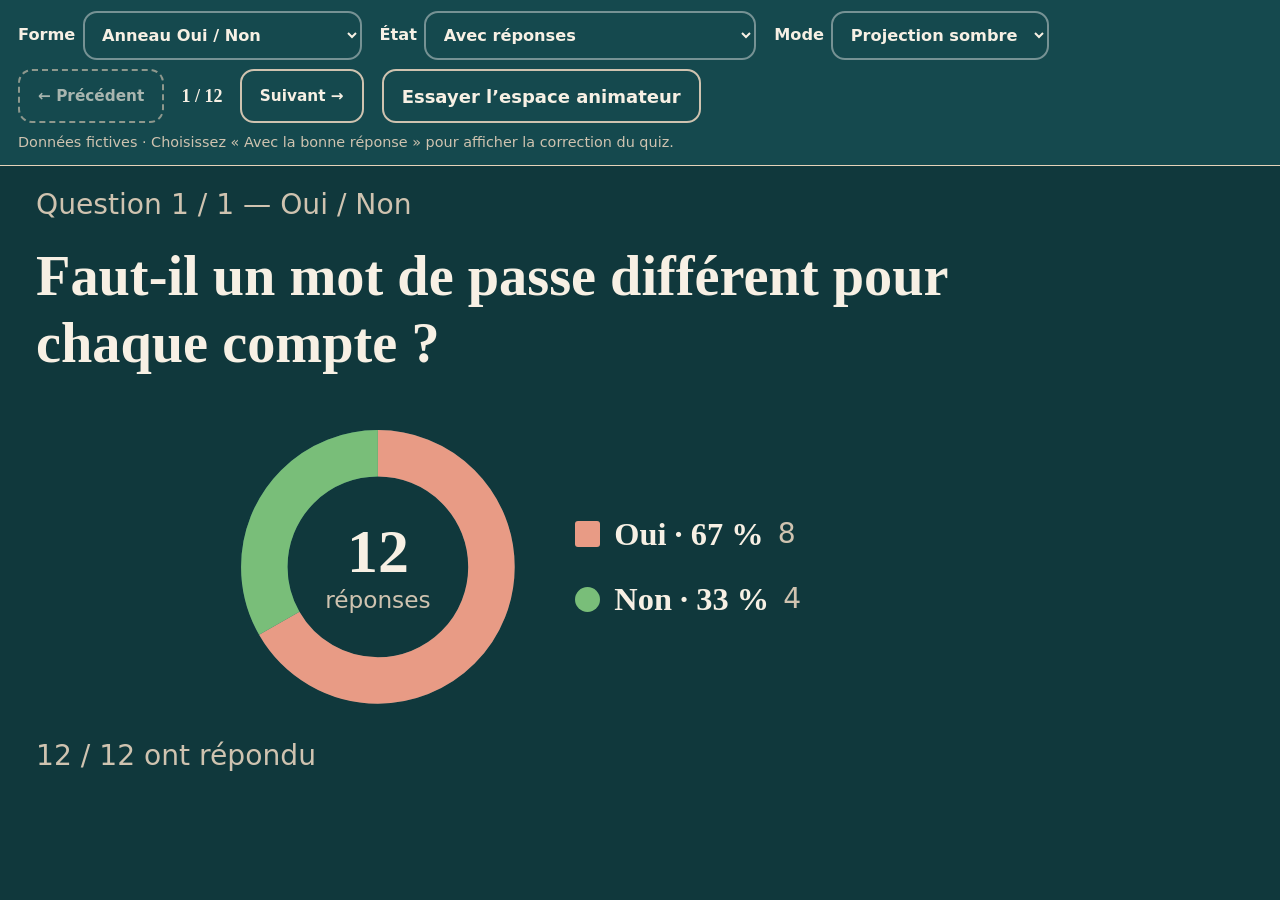
<file: docs/galerie-resultats/index.html>
<!doctype html>
<html lang="fr">
<head>
<meta charset="utf-8">
<meta name="viewport" content="width=device-width, initial-scale=1">
<title>WoocLight — Galerie des résultats</title>
<link rel="stylesheet" href="../../assets/style.css">
<link rel="stylesheet" href="galerie.css">
</head>
<body class="screen" id="g-body">
<div class="g-bar" id="g-bar">
  <label>Forme <select id="g-type"></select></label>
  <label>État <select id="g-state" aria-describedby="g-note"></select></label>
  <label>Mode <select id="g-mode">
    <option value="screen-dark">Projection sombre</option>
    <option value="screen-light">Projection claire</option>
    <option value="participant">Participant</option>
    <option value="admin">Animateur</option>
  </select></label>
  <div class="g-navigation" role="group" aria-label="Parcourir les formes de résultats">
    <button id="g-previous" class="btn btn-ghost" type="button">← Précédent</button>
    <span id="g-position" class="g-position" role="status" aria-live="polite"></span>
    <button id="g-next" class="btn" type="button">Suivant →</button>
  </div>
  <a class="btn" href="../simulation/index.html">Essayer l’espace animateur</a>
  <span class="g-note" id="g-note" role="status" aria-live="polite">Données fictives · Choisissez une forme, un état et un mode.</span>
</div>
<main class="screen-main" id="g-main">
  <p class="s-meta" id="g-meta"></p>
  <h1 class="s-text" id="g-text"></h1>
  <div id="g-out"></div>
</main>
<script src="../../assets/common.js"></script>
<script src="../../assets/charts.js"></script>
<script src="galerie.js"></script>
</body>
</html>
</file>
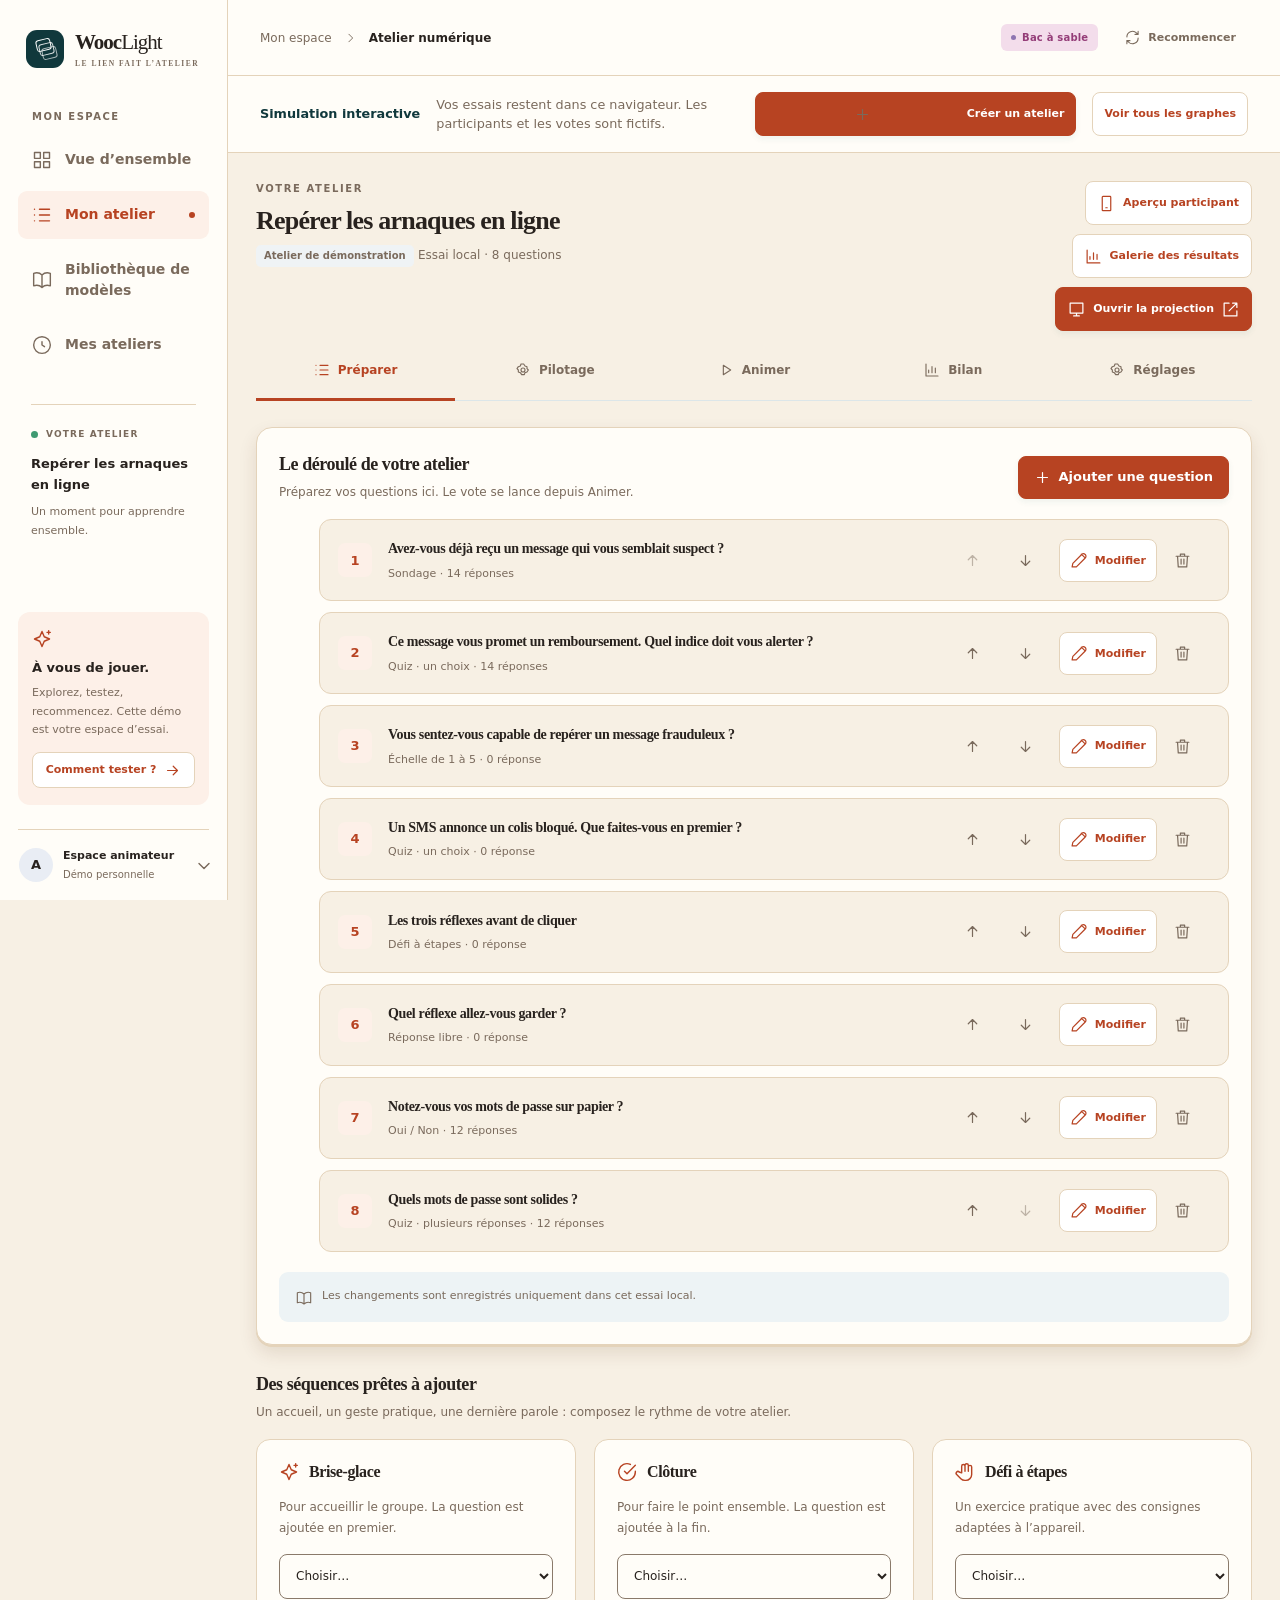
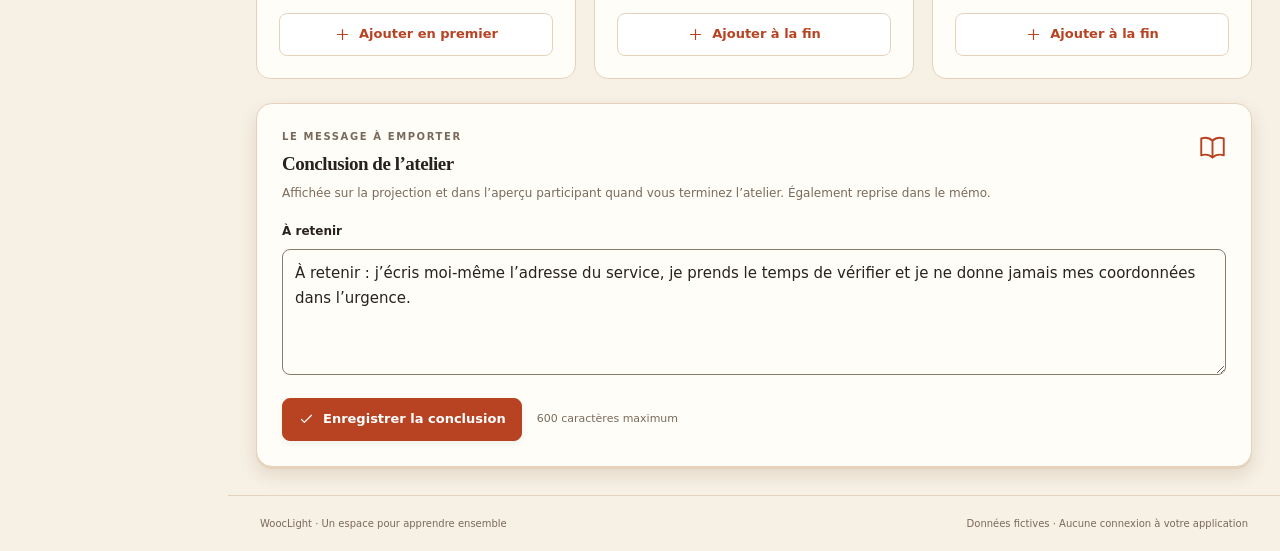
<file: docs/simulation/index.html>
<!doctype html>
<html lang="fr">
<head>
  <meta charset="utf-8">
  <meta name="viewport" content="width=device-width, initial-scale=1">
  <meta name="referrer" content="no-referrer">
  <meta http-equiv="Content-Security-Policy" content="default-src 'none'; script-src 'self' 'unsafe-inline'; style-src 'self' 'unsafe-inline'; img-src 'self' data:; connect-src 'none'; base-uri 'none'; form-action 'none'">
  <meta name="theme-color" content="#10383C">
  <title>WoocLight — Simulation de l’espace animateur</title>
  <link rel="stylesheet" href="style.css">
  <link rel="stylesheet" href="refinements.css">
  <link rel="stylesheet" href="jetons.css">
  <link rel="stylesheet" href="charte.css">
</head>
<body>
  <a class="skip-link" href="#workspace">Aller à l’atelier</a>
  <button class="nav-overlay" id="nav-overlay" aria-label="Fermer la navigation" tabindex="-1" hidden></button>
  <div class="app-shell">
    <aside class="sidebar" id="sidebar" aria-label="Navigation principale">
      <a class="brand" href="#" aria-label="WoocLight, accueil"><span class="brand-mark" aria-hidden="true"><span></span><span></span><span></span></span><span class="brand-word">Wooc<span>Light</span><small>LE LIEN FAIT L’ATELIER</small></span></a>
      <p class="nav-label">MON ESPACE</p>
      <nav class="main-nav">
        <button class="nav-item" data-nav="overview" title="Vue d’ensemble"><span data-icon="grid"></span><span class="nav-copy">Vue d’ensemble</span></button>
        <button class="nav-item active" data-nav="workshop" title="Mon atelier" aria-current="page"><span data-icon="list"></span><span class="nav-copy">Mon atelier</span><span class="nav-dot" aria-hidden="true"></span></button>
        <button class="nav-item" data-nav="library" title="Bibliothèque de modèles"><span data-icon="book"></span><span class="nav-copy">Bibliothèque de modèles</span></button>
        <button class="nav-item" data-nav="history" title="Mes ateliers"><span data-icon="clock"></span><span class="nav-copy">Mes ateliers</span></button>
      </nav>
      <div class="sidebar-session"><span class="sidebar-session-label"><span class="status-dot"></span> VOTRE ATELIER</span><strong id="header-session">Repérer les arnaques en ligne</strong><span class="sidebar-session-meta">Un moment pour apprendre ensemble.</span></div>
      <div class="sidebar-bottom"><div class="sidebar-tip"><span data-icon="sparkles"></span><strong>À vous de jouer.</strong><p>Explorez, testez, recommencez. Cette démo est votre espace d’essai.</p><button class="btn secondary small" id="help-demo">Comment tester ? <span data-icon="arrow-right"></span></button></div><div class="profile"><span class="avatar">A</span><span class="profile-copy"><strong>Espace animateur</strong><small>Démo personnelle</small></span><span data-icon="chevron-down"></span></div></div>
    </aside>
    <main class="main-shell">
      <header class="topbar"><div class="breadcrumb"><button class="btn ghost icon-btn mobile-menu" id="menu-toggle" aria-label="Ouvrir la navigation" aria-expanded="false" aria-controls="sidebar"><span data-icon="menu"></span></button><span class="breadcrumb-root">Mon espace</span><span class="breadcrumb-chevron" data-icon="chevron-right"></span><strong>Atelier numérique</strong></div><div class="topbar-actions"><span class="sandbox-badge"><span></span>Bac à sable</span><button id="reset-demo" class="btn ghost small" title="Réinitialiser toutes les données de démonstration"><span data-icon="refresh"></span><span class="reset-label">Recommencer</span></button></div></header>
      <div class="simulation-notice" role="note"><strong>Simulation interactive</strong><span>Vos essais restent dans ce navigateur. Les participants et les votes sont fictifs.</span><button type="button" class="btn primary small" data-action="create-workshop"><span data-icon="plus"></span>Créer un atelier</button><a class="btn secondary small" href="../../index.html">Voir tous les graphes</a></div>
      <div id="workspace" class="workspace" tabindex="-1"></div>
      <footer class="app-footer"><span>WoocLight · Un espace pour apprendre ensemble</span><span>Données fictives · Aucune connexion à votre application</span></footer>
    </main>
  </div>
  <div id="toast-root" aria-live="polite" aria-atomic="true"></div>
  <script src="icons.js"></script>
  <script src="../../assets/qrcode.js"></script>
  <script src="preparation-tools.js"></script>
  <script src="app.js"></script>
  <script src="tooltips.js"></script>
  <script>
    document.querySelectorAll('[data-icon]').forEach(function(el){el.innerHTML=window.icon(el.dataset.icon);});
    (function(){var toggle=document.getElementById('menu-toggle'),side=document.getElementById('sidebar'),overlay=document.getElementById('nav-overlay');function close(){var wasOpen=side.classList.contains('is-open');side.classList.remove('is-open');overlay.hidden=true;toggle.setAttribute('aria-expanded','false');if(wasOpen)toggle.focus();}toggle.addEventListener('click',function(){var open=!side.classList.contains('is-open');side.classList.toggle('is-open',open);overlay.hidden=!open;toggle.setAttribute('aria-expanded',String(open));if(open)side.querySelector('[data-nav="workshop"]').focus();});overlay.addEventListener('click',close);side.addEventListener('click',function(e){if(e.target.closest('[data-nav]'))close();});document.addEventListener('keydown',function(e){if(e.key==='Escape')close();});document.querySelector('.brand').addEventListener('click',function(e){e.preventDefault();document.querySelector('[data-nav="overview"]').click();close();});})();
  </script>
</body>
</html>
</file>
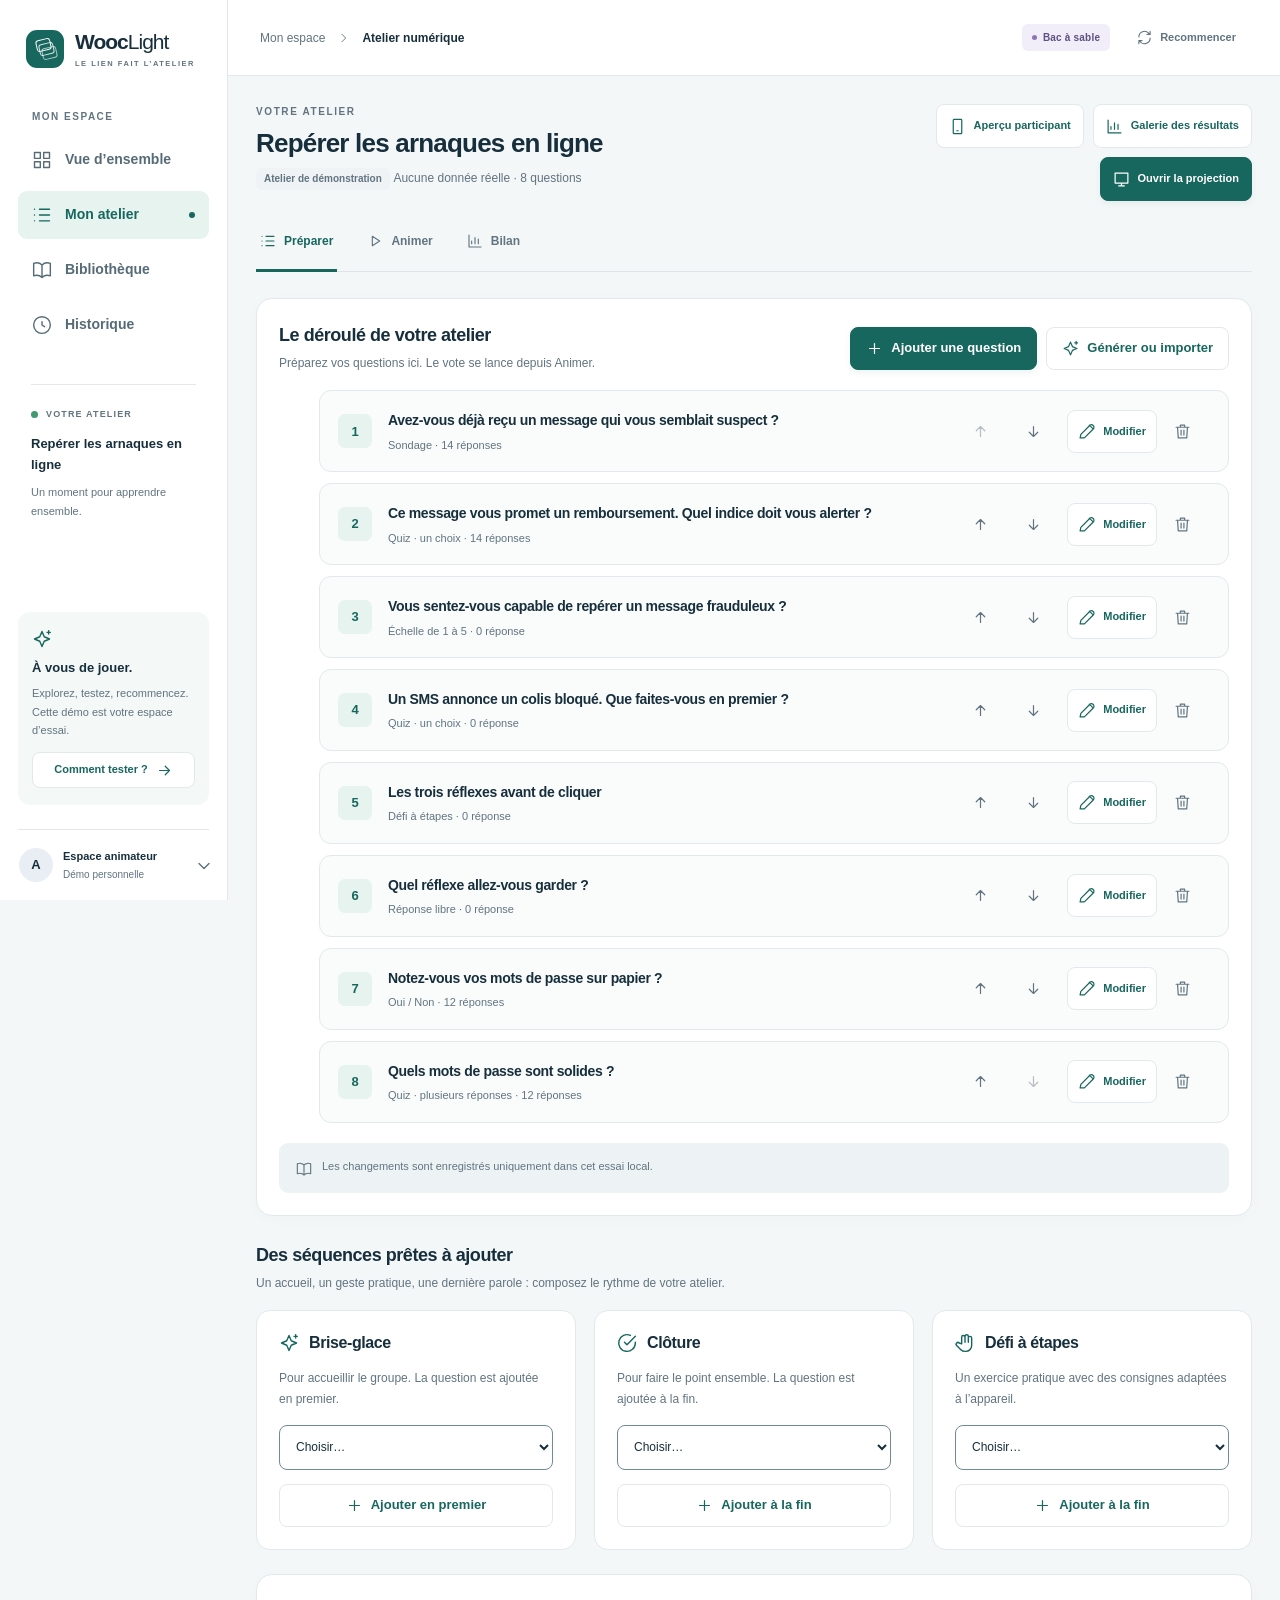
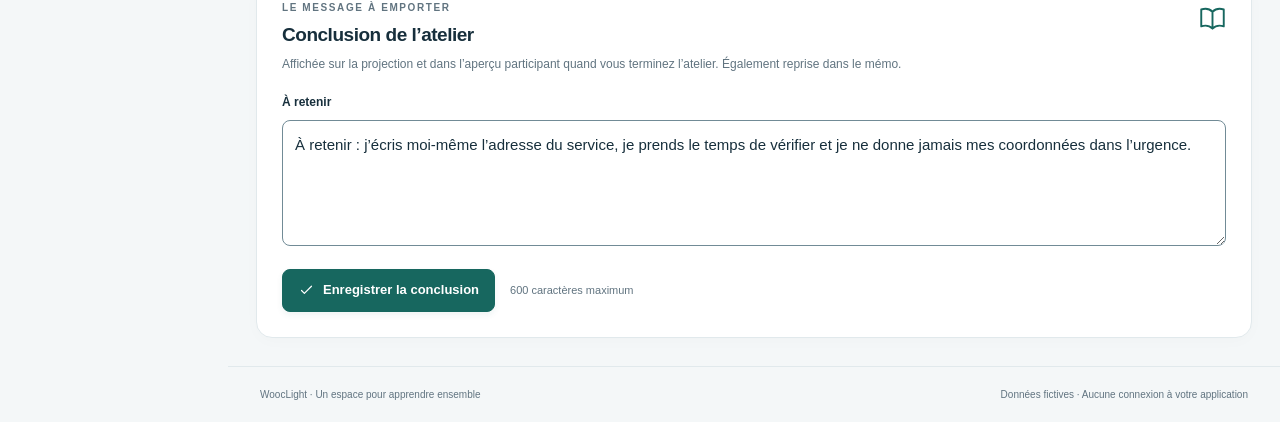
<file: docs/charte-v3/sources/index.html>
<!doctype html>
<html lang="fr">
<head>
  <meta charset="utf-8">
  <meta name="viewport" content="width=device-width, initial-scale=1">
  <meta name="referrer" content="no-referrer">
  <meta http-equiv="Content-Security-Policy" content="default-src 'none'; script-src 'self' 'unsafe-inline'; style-src 'self' 'unsafe-inline'; img-src 'self' data:; connect-src 'none'; base-uri 'none'; form-action 'none'">
  <meta name="theme-color" content="#17675f">
  <title>WoocLight — L’atelier, en toute simplicité</title>
  <link rel="stylesheet" href="style.css">
  <link rel="stylesheet" href="refinements.css">
</head>
<body>
  <a class="skip-link" href="#workspace">Aller à l’atelier</a>
  <button class="nav-overlay" id="nav-overlay" aria-label="Fermer la navigation" tabindex="-1" hidden></button>
  <div class="app-shell">
    <aside class="sidebar" id="sidebar" aria-label="Navigation principale">
      <a class="brand" href="#" aria-label="WoocLight, accueil"><span class="brand-mark" aria-hidden="true"><span></span><span></span><span></span></span><span class="brand-word">Wooc<span>Light</span><small>LE LIEN FAIT L’ATELIER</small></span></a>
      <p class="nav-label">MON ESPACE</p>
      <nav class="main-nav">
        <button class="nav-item" data-nav="overview" title="Vue d’ensemble"><span data-icon="grid"></span><span class="nav-copy">Vue d’ensemble</span></button>
        <button class="nav-item active" data-nav="workshop" title="Mon atelier" aria-current="page"><span data-icon="list"></span><span class="nav-copy">Mon atelier</span><span class="nav-dot" aria-hidden="true"></span></button>
        <button class="nav-item" data-nav="library" title="Bibliothèque"><span data-icon="book"></span><span class="nav-copy">Bibliothèque</span></button>
        <button class="nav-item" data-nav="history" title="Historique"><span data-icon="clock"></span><span class="nav-copy">Historique</span></button>
      </nav>
      <div class="sidebar-session"><span class="sidebar-session-label"><span class="status-dot"></span> VOTRE ATELIER</span><strong id="header-session">Repérer les arnaques en ligne</strong><span class="sidebar-session-meta">Un moment pour apprendre ensemble.</span></div>
      <div class="sidebar-bottom"><div class="sidebar-tip"><span data-icon="sparkles"></span><strong>À vous de jouer.</strong><p>Explorez, testez, recommencez. Cette démo est votre espace d’essai.</p><button class="btn secondary small" id="help-demo">Comment tester ? <span data-icon="arrow-right"></span></button></div><div class="profile"><span class="avatar">A</span><span class="profile-copy"><strong>Espace animateur</strong><small>Démo personnelle</small></span><span data-icon="chevron-down"></span></div></div>
    </aside>
    <main class="main-shell">
      <header class="topbar"><div class="breadcrumb"><button class="btn ghost icon-btn mobile-menu" id="menu-toggle" aria-label="Ouvrir la navigation" aria-expanded="false" aria-controls="sidebar"><span data-icon="menu"></span></button><span class="breadcrumb-root">Mon espace</span><span class="breadcrumb-chevron" data-icon="chevron-right"></span><strong>Atelier numérique</strong></div><div class="topbar-actions"><span class="sandbox-badge"><span></span>Bac à sable</span><button id="reset-demo" class="btn ghost small" title="Réinitialiser toutes les données de démonstration"><span data-icon="refresh"></span><span class="reset-label">Recommencer</span></button></div></header>
      <div id="workspace" class="workspace" tabindex="-1"></div>
      <footer class="app-footer"><span>WoocLight · Un espace pour apprendre ensemble</span><span>Données fictives · Aucune connexion à votre application</span></footer>
    </main>
  </div>
  <div id="toast-root" aria-live="polite" aria-atomic="true"></div>
  <script src="icons.js"></script>
  <script src="preparation-tools.js"></script>
  <script src="app.js"></script>
  <script>
    document.querySelectorAll('[data-icon]').forEach(function(el){el.innerHTML=window.icon(el.dataset.icon);});
    (function(){var toggle=document.getElementById('menu-toggle'),side=document.getElementById('sidebar'),overlay=document.getElementById('nav-overlay');function close(){var wasOpen=side.classList.contains('is-open');side.classList.remove('is-open');overlay.hidden=true;toggle.setAttribute('aria-expanded','false');if(wasOpen)toggle.focus();}toggle.addEventListener('click',function(){var open=!side.classList.contains('is-open');side.classList.toggle('is-open',open);overlay.hidden=!open;toggle.setAttribute('aria-expanded',String(open));if(open)side.querySelector('[data-nav="workshop"]').focus();});overlay.addEventListener('click',close);side.addEventListener('click',function(e){if(e.target.closest('[data-nav]'))close();});document.addEventListener('keydown',function(e){if(e.key==='Escape')close();});document.querySelector('.brand').addEventListener('click',function(e){e.preventDefault();document.querySelector('[data-nav="overview"]').click();close();});})();
  </script>
</body>
</html>
</file>
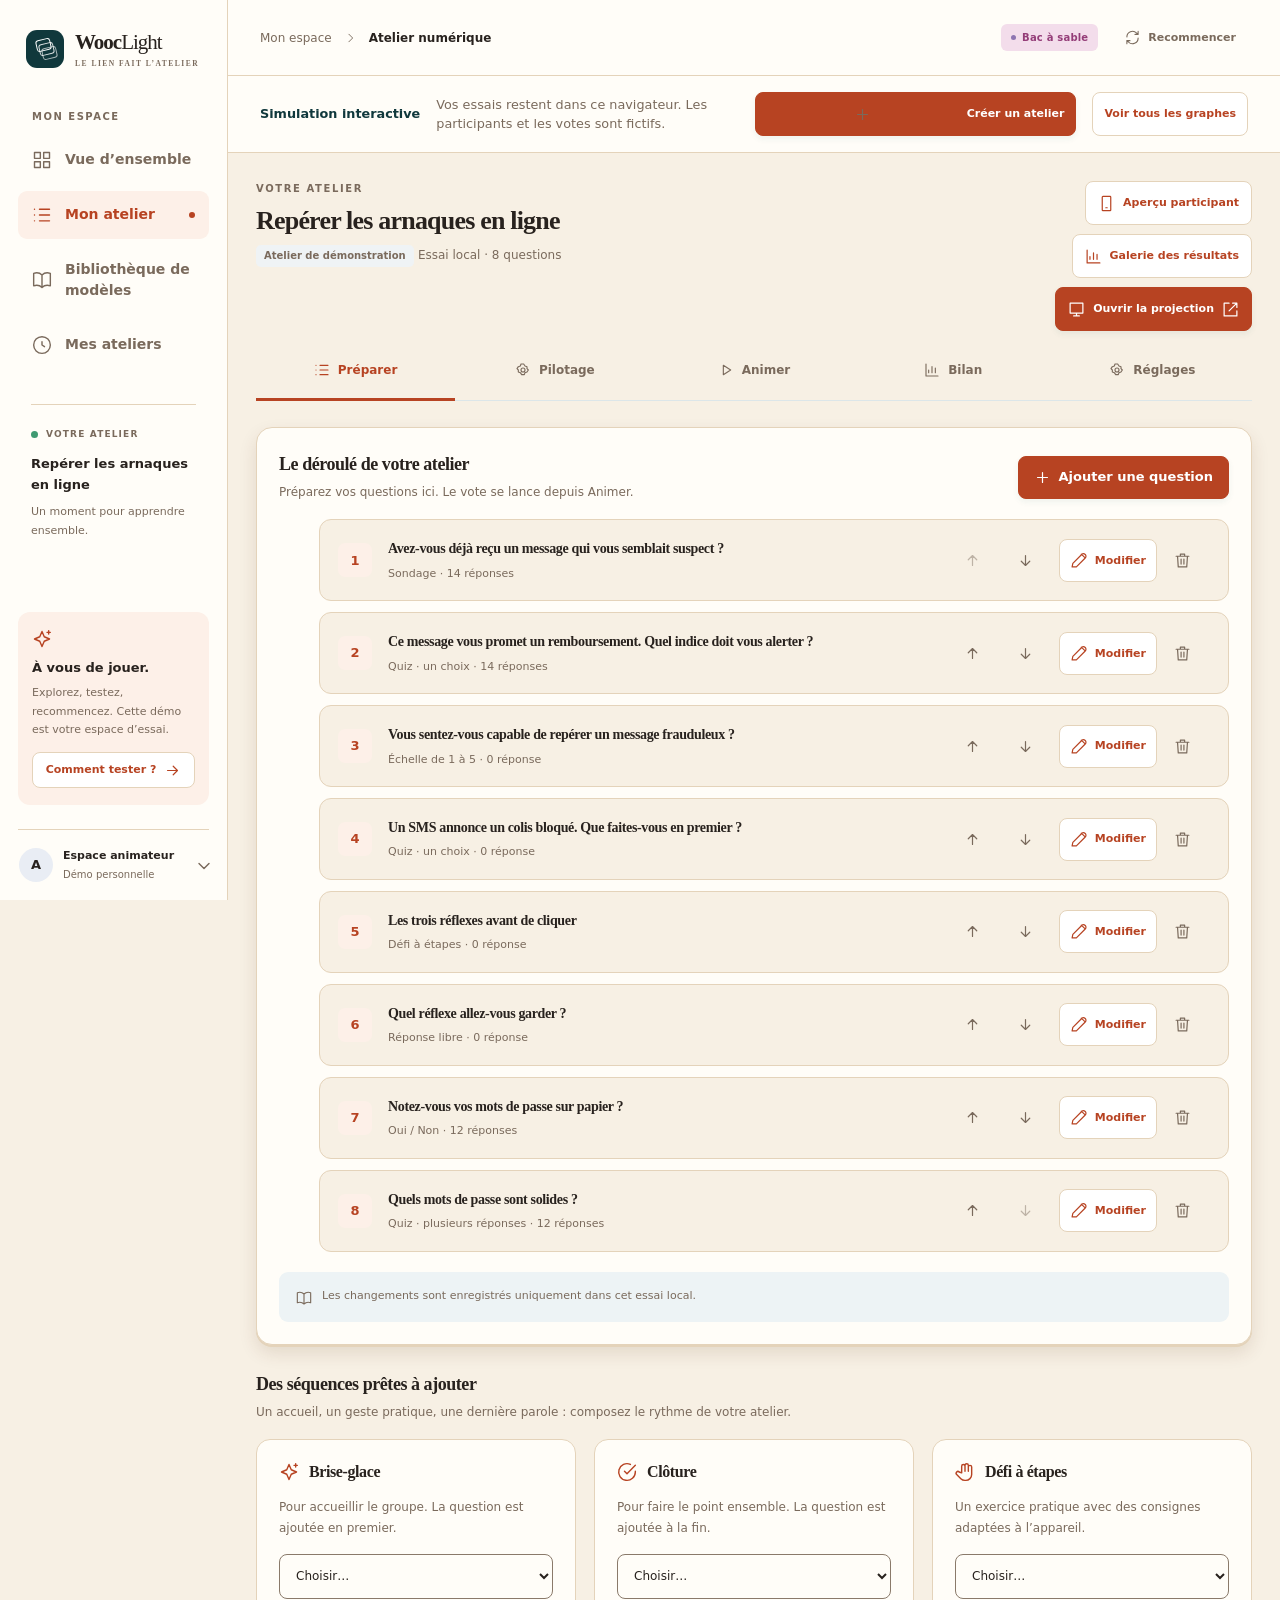
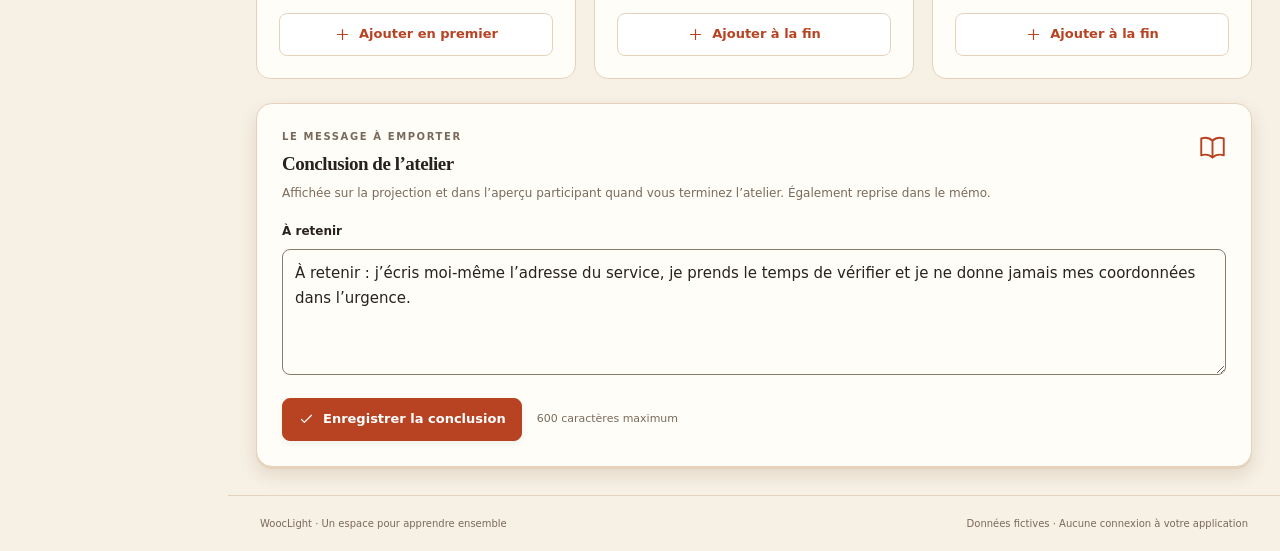
<file: simulation.html>
<!doctype html>
<html lang="fr">
<head>
  <meta charset="utf-8">
  <meta name="viewport" content="width=device-width, initial-scale=1">
  <meta name="referrer" content="no-referrer">
  <meta http-equiv="Content-Security-Policy" content="default-src 'none'; script-src 'self' 'unsafe-inline'; style-src 'self' 'unsafe-inline'; img-src 'self' data:; connect-src 'none'; base-uri 'none'; form-action 'none'">
  <meta name="theme-color" content="#10383C">
  <title>WoocLight — Simulation de l’espace animateur</title>
  <style>
@charset "UTF-8";
:root{--bg:#f4f7f8;--card:#fff;--text:#172f3c;--muted:#617480;--border:#e1e9ec;--teal:#17675f;--teal-dark:#104f49;--teal-light:#e6f3ef;--mint:#b7e4cb;--amber:#92600c;--amber-bg:#fff5df;--blue:#3063a0;--blue-bg:#edf3fc;--red:#ad3e46;--radius:16px;--shadow:0 3px 16px #16344105;--sidebar:228px;font-family:Inter,"Segoe UI",Arial,sans-serif;font-synthesis:none;color:var(--text);background:var(--bg);font-size:16px;line-height:1.5}
*{box-sizing:border-box}body{margin:0}button,input,textarea,select{font:inherit}button,a,input,textarea,select{-webkit-tap-highlight-color:transparent}button{cursor:pointer}button:disabled{cursor:not-allowed;opacity:.45}button,a{touch-action:manipulation}a{color:var(--teal)}button{color:inherit}h1,h2,h3,p{margin-top:0}h1,h2,h3{line-height:1.3;letter-spacing:-.025em}h2{font-size:19px}h3{font-size:16px}button:focus-visible,a:focus-visible,input:focus-visible,textarea:focus-visible,select:focus-visible{outline:3px solid #287fbb;outline-offset:4px}::selection{background:#c5e8dc}[hidden]{display:none!important}.icon{display:inline-block;vertical-align:middle;flex-shrink:0}.muted{color:var(--muted)}.row{display:flex;align-items:center;gap:10px;flex-wrap:wrap}.grow{flex:1;min-width:0}.stack{display:grid;gap:16px}.skip-link{position:fixed;z-index:1000;top:-90px;left:16px;background:var(--teal);color:white;padding:12px 20px;border-radius:8px}.skip-link:focus{top:12px}.app-shell{min-height:100vh}
.sidebar{position:fixed;inset:0 auto 0 0;width:var(--sidebar);background:#fff;border-right:1px solid var(--border);padding:30px 18px 0;display:flex;flex-direction:column;z-index:50}.brand{display:flex;gap:11px;align-items:center;text-decoration:none;margin:0 8px 40px;color:var(--text)}.brand-mark{height:38px;width:38px;flex-shrink:0;background:var(--teal);border-radius:11px;position:relative;display:block}.brand-mark span{position:absolute;width:15px;height:12px;border:1.6px solid white;border-radius:3px;transform:rotate(-13deg);left:10px;top:9px}.brand-mark span:nth-child(2){top:13px;left:13px;opacity:.85}.brand-mark span:nth-child(3){top:17px;left:16px;opacity:.65}.brand-word{font-size:21px;letter-spacing:-1px;font-weight:750;line-height:1.15}.brand-word>span{font-weight:420}.brand-word small{display:block;font-size:7.5px;letter-spacing:1.5px;font-weight:650;margin-top:6px;color:var(--muted)}.nav-label{font-size:10px;font-weight:750;letter-spacing:1.5px;color:var(--muted);margin:0 14px 12px}.main-nav{display:grid;gap:7px}.nav-item{display:flex;align-items:center;text-align:left;gap:13px;background:transparent;border:0;border-radius:9px;padding:13px 14px;font-size:14px;min-height:48px;font-weight:550;color:#566b77;width:100%}.nav-item:hover{background:var(--bg)}.nav-item.active{color:var(--teal);background:var(--teal-light);font-weight:700}.nav-dot{width:6px;height:6px;border-radius:50%;background:var(--teal);margin-left:auto}.sidebar-session{margin:35px 13px 20px;padding-top:23px;border-top:1px solid var(--border)}.sidebar-session-label{font-size:9px;font-weight:750;letter-spacing:1.15px;color:var(--muted);display:flex;gap:8px;align-items:center;margin-bottom:13px}.status-dot{display:inline-block;width:7px;height:7px;background:#3f9a72;border-radius:50%}.sidebar-session strong{display:block;font-size:13px;line-height:1.6}.sidebar-session-meta{display:block;margin-top:7px;color:var(--muted);font-size:11px;line-height:1.7}.sidebar-bottom{margin-top:auto}.sidebar-tip{border-radius:12px;background:#f4f8f6;padding:17px 14px;margin:15px 0 24px;font-size:12px}.sidebar-tip>.icon,.sidebar-tip>[data-icon]{color:var(--teal);display:block;margin-bottom:9px}.sidebar-tip strong{font-size:13px}.sidebar-tip p{color:var(--muted);font-size:11px;margin:6px 0 12px;line-height:1.7}.sidebar-tip .btn{width:100%;font-size:11px;gap:8px;min-height:38px;padding:7px 9px}.profile{display:flex;gap:10px;align-items:center;padding:18px 1px;border-top:1px solid var(--border)}.avatar{display:grid;place-items:center;width:34px;height:34px;background:#e9edf4;border-radius:50%;font-size:13px;font-weight:700}.profile-copy{flex:1;min-width:0}.profile-copy strong{font-size:11px;display:block}.profile-copy small{display:block;color:var(--muted);font-size:10px;margin-top:2px}.profile>.icon,.profile>[data-icon]{color:var(--muted);width:14px}.main-shell{margin-left:var(--sidebar);min-height:100vh;display:flex;flex-direction:column}.topbar{min-height:76px;border-bottom:1px solid var(--border);display:flex;align-items:center;justify-content:space-between;gap:20px;padding:12px 32px;background:#fff}.breadcrumb{display:flex;gap:12px;align-items:center;font-size:12px;min-width:0}.breadcrumb-root,.breadcrumb-chevron{color:var(--muted)}.breadcrumb-chevron .icon{width:13px}.breadcrumb strong{font-weight:550}.topbar-actions{display:flex;gap:15px;align-items:center}.sandbox-badge{font-size:10px;letter-spacing:.2px;font-weight:650;color:#5c5082;background:#f2eef9;padding:6px 10px;border-radius:6px;white-space:nowrap;display:flex;gap:6px;align-items:center}.sandbox-badge span{width:5px;height:5px;background:#8e75b1;border-radius:50%}.topbar .btn{font-size:11px}.topbar .btn .icon{width:15px}.workspace{width:100%;max-width:1720px;margin:0 auto;padding:30px 32px 36px;flex:1}.app-footer{padding:20px 32px;color:var(--muted);font-size:10px;display:flex;justify-content:space-between;gap:16px;border-top:1px solid var(--border)}.mobile-menu{display:none!important}.nav-overlay{position:fixed;inset:0;border:0;background:#102b3c66;z-index:49}
.page-heading{display:flex;align-items:center;justify-content:space-between;gap:24px;margin-bottom:26px}.heading-copy{min-width:0}.eyebrow{text-transform:uppercase;font-size:10px;font-weight:750;letter-spacing:1.6px;color:var(--muted);margin-bottom:8px}.page-title{font-size:28px;font-weight:700;letter-spacing:-.8px;margin:0 0 7px}.page-subtitle{font-size:12px;color:var(--muted);margin:0}.heading-actions{display:flex;align-items:center;gap:9px;flex-wrap:wrap;justify-content:flex-end}.btn{display:inline-flex;gap:8px;align-items:center;justify-content:center;min-height:43px;border-radius:8px;border:1px solid var(--border);background:#fff;padding:10px 15px;font-size:12px;font-weight:650;line-height:1.4;text-decoration:none;transition:background .15s,border-color .15s,box-shadow .15s;white-space:normal}.btn:hover:not(:disabled){background:#f7fafa;border-color:#b8c9ce}.btn.primary{background:var(--teal);color:#fff;border-color:var(--teal);box-shadow:0 3px 6px #17675f12}.btn.primary:hover:not(:disabled){background:var(--teal-dark);border-color:var(--teal-dark)}.btn.secondary{color:var(--teal);background:#fff}.btn.ghost{background:transparent;color:var(--muted);border-color:transparent}.btn.ghost:hover:not(:disabled){background:#eaf0f1}.btn.danger{color:var(--red);border-color:#f1d8db;background:#fff}.btn.danger:hover:not(:disabled){background:#fff4f4}.btn.small{min-height:36px;font-size:11px;padding:7px 11px}.btn.icon-btn{padding:10px;min-width:42px}.btn .icon{width:17px;height:17px}.badge{font-size:10px;font-weight:650;display:inline-flex;align-items:center;gap:6px;border-radius:5px;padding:4px 8px;line-height:1.4;white-space:nowrap}.badge.green{color:var(--teal);background:var(--teal-light)}.badge.amber{color:var(--amber);background:var(--amber-bg)}.badge.neutral{color:var(--muted);background:#eff3f5}.badge.blue{color:var(--blue);background:var(--blue-bg)}.badge .icon{width:12px;height:12px}.view-tabs{display:flex;align-items:center;gap:26px;border-bottom:1px solid #dce6e9;margin-bottom:26px}.tab{display:flex;align-items:center;justify-content:center;gap:8px;padding:0 4px 15px;background:transparent;border:0;border-bottom:3px solid transparent;font-size:12px;color:var(--muted);font-weight:650;min-height:45px;margin-bottom:-1px}.tab.active{color:var(--teal);border-color:var(--teal)}.tab .icon{width:16px;height:16px}.tab:hover{color:var(--teal)}.workbench{display:grid;grid-template-columns:226px minmax(0,1fr) 244px;gap:20px;align-items:start}.panel,.metric-card,.help-card,.inbox-card,.content-card{background:var(--card);border:1px solid var(--border);border-radius:var(--radius);box-shadow:var(--shadow);min-width:0}.panel-head{padding:20px 18px 14px;display:flex;align-items:center;justify-content:space-between;gap:12px}.panel-title{font-size:13px;font-weight:700;margin:0}.panel-head .muted{font-size:10px}.question-list{padding:0 9px 10px;display:grid;gap:5px}.question-item{display:flex;align-items:flex-start;gap:10px;padding:14px 10px;width:100%;border-radius:9px;background:transparent;border:1px solid transparent;text-align:left;position:relative}.question-item.active{background:var(--teal-light);border-color:#d4e8df}.question-item:hover{background:#f2f7f5}.question-number,.number-bubble{display:grid;place-items:center;width:25px;height:25px;min-width:25px;border-radius:7px;background:#f1f4f5;color:var(--muted);font-size:11px;font-weight:650}.question-item.active .question-number{background:var(--teal);color:#fff}.question-copy{min-width:0;flex:1}.question-name{font-size:11px;font-weight:650;line-height:1.55;display:block}.question-meta{display:flex;align-items:center;gap:5px;font-size:9px;color:var(--muted);margin-top:4px}.question-state{font-size:9px;color:var(--teal);margin-top:7px;display:block;font-weight:650}.question-state .icon{width:11px;height:11px}.question-rail>.btn{margin:0 16px 17px;width:calc(100% - 32px)}.current-panel{overflow:hidden}.question-topline{display:flex;align-items:center;justify-content:space-between;gap:12px;padding:22px 26px 14px}.question-topline .row{gap:7px}.question-topline>.muted{font-size:10px}.question-title{font-size:26px;line-height:1.38;margin:0 26px 10px;letter-spacing:-.6px;font-weight:650}.question-description{margin:0 26px 24px;font-size:11px;color:var(--muted);line-height:1.8}.answer-list{display:grid;gap:12px;padding:0 26px 24px}.answer-row{border:1px solid #dfe7e9;border-radius:10px;padding:14px 15px;position:relative;overflow:hidden}.answer-head{display:flex;gap:10px;align-items:center;position:relative;z-index:1;min-width:0}.answer-letter{width:27px;height:27px;min-width:27px;border-radius:7px;display:grid;place-items:center;background:#f2f5f6;color:#566b77;font-size:11px;font-weight:700}.answer-text{font-size:12px;font-weight:550;flex:1;min-width:0;overflow-wrap:anywhere}.answer-value{font-size:12px;font-weight:700;white-space:nowrap}.answer-track,.answer-bar{height:5px;border-radius:5px;background:#edf2f3;margin-top:12px;overflow:hidden}.answer-fill{height:100%;width:0;border-radius:5px;background:var(--teal);transition:width .3s}.answer-row:nth-child(2) .answer-fill{background:#5e9b90}.answer-row:nth-child(3) .answer-fill{background:#95bcb1}.answer-row:nth-child(4) .answer-fill{background:#b9d9c8}.answer-row.is-correct{border-color:#75ad91;background:#f3faf5}.result-explainer,.result-explainer p{font-size:11px;color:var(--muted)}.result-explainer{padding:0 26px 22px;display:flex;gap:8px;align-items:flex-start;line-height:1.7}.result-explainer .icon{width:15px;min-width:15px;margin-top:2px}.live-toolbar{border-top:1px solid var(--border);padding:17px 22px;background:#fbfcfc;display:flex;align-items:center;gap:12px;justify-content:space-between;flex-wrap:wrap}.toolbar-nav{display:flex;gap:6px}.toolbar-main{display:flex;gap:8px;flex:1;justify-content:flex-end;flex-wrap:wrap}.live-toolbar .btn{font-size:11px;padding:9px 12px}.live-toolbar .btn.icon-btn{padding:10px}.insights{display:grid;gap:18px}.metric-card,.help-card,.inbox-card{padding:20px}.metric-card .panel-title,.help-card .panel-title,.inbox-card .panel-title{font-size:12px}.metric-card .panel-head,.help-card .panel-head,.inbox-card .panel-head{padding:0;margin-bottom:16px}.metric-number{font-size:40px;font-weight:650;letter-spacing:-1.8px;line-height:1.2;display:block;margin:17px 0 4px}.metric-number small{font-size:18px;font-weight:450;letter-spacing:0;color:#81939a}.metric-caption{font-size:11px;color:var(--muted);margin:6px 0 16px}.progress-track{background:#e8f0ec;height:7px;border-radius:20px;overflow:hidden}.progress-fill{height:100%;background:var(--teal);border-radius:20px;transition:width .3s}.metric-card>.row{font-size:10px;margin-top:12px;justify-content:space-between}.metric-card>.btn{width:100%;margin-top:18px;font-size:10px}.metric-card .icon{width:16px}.help-card{background:#fffcf5;border-color:#eee6d2}.signal-row{display:flex;align-items:center;gap:10px;padding:12px 0;border-bottom:1px solid #ede8db}.signal-row:last-child{border-bottom:0;padding-bottom:0}.signal-icon{height:30px;width:30px;flex-shrink:0;display:grid;place-items:center;background:#fcf0d8;border-radius:8px;color:#92600c}.signal-icon .icon{width:16px;height:16px}.signal-copy{flex:1;min-width:0;font-size:11px;color:#685d43}.signal-count{font-weight:750;font-size:12px;color:#92600c}.inbox-card{background:#fff}.inbox-question{font-size:12px;line-height:1.8;font-weight:550;margin:16px 0 8px}.inbox-card .btn{width:100%;margin-top:13px}.inbox-card .muted{font-size:10px}.info-note{padding:14px 17px;color:var(--muted);font-size:11px;background:#edf3f5;border-radius:9px;line-height:1.8;display:flex;gap:10px;align-items:flex-start;margin-top:20px}.info-note .icon{width:16px;min-width:16px;margin-top:2px}.inline-stat{display:inline-flex;align-items:center;gap:7px;font-size:11px;color:var(--muted)}.inline-stat .icon{width:15px;height:15px}
.card-grid{display:grid;grid-template-columns:repeat(3,minmax(0,1fr));gap:20px}.content-card{padding:25px;display:flex;flex-direction:column;align-items:flex-start;gap:12px}.content-card h2,.content-card h3{margin:0}.content-card p{font-size:13px;color:var(--muted);line-height:1.8;margin:0}.content-card>.icon{width:28px;height:28px;color:var(--teal);margin-bottom:4px}.content-card>.btn{margin-top:auto}.content-card .metric-number{font-size:36px;margin:0}.library-meta{font-size:11px;display:flex;gap:8px;flex-wrap:wrap;color:var(--muted)}.section-heading{display:flex;justify-content:space-between;gap:16px;align-items:center;margin:28px 0 18px}.section-heading h2{margin:0;font-size:18px}.section-heading .muted{font-size:12px}.empty-state{text-align:center;padding:45px 20px;color:var(--muted);grid-column:1/-1}.empty-state .icon{width:34px;height:34px;margin-bottom:15px;color:#8caba3}.session-summary{margin-bottom:20px;padding:22px 25px}.session-summary strong{font-size:17px}.session-summary p{font-size:12px;color:var(--muted);margin:6px 0 0}.prep-list{display:grid;gap:12px}.prep-item{display:flex;align-items:center;gap:16px;padding:20px 22px;background:white;border:1px solid var(--border);border-radius:12px}.prep-item .question-name{font-size:14px}.prep-item .question-meta{font-size:11px}.prep-actions{display:flex;gap:6px;flex-wrap:wrap;justify-content:flex-end}.prep-actions .btn{padding:8px 10px}.prep-item .number-bubble{width:34px;height:34px;min-width:34px;background:var(--teal-light);color:var(--teal);font-size:13px}.result-group{padding:24px;background:#fff;border:1px solid var(--border);border-radius:14px;margin-bottom:18px}.result-group h3{font-size:16px;margin-bottom:14px}.result-row{display:flex;align-items:center;justify-content:space-between;font-size:12px;gap:15px;border-bottom:1px solid var(--border);padding:10px 0}.result-row:last-child{border:0}.result-row strong{white-space:nowrap}.result-group p{font-size:12px;color:var(--muted)}
.modal{border:0;border-radius:20px;padding:0;width:min(680px,calc(100% - 28px));max-height:calc(100dvh - 40px);color:var(--text);box-shadow:0 24px 100px #0f293c40;overflow:auto}.modal::backdrop{background:#122d3c80;backdrop-filter:blur(4px)}.modal-head{padding:21px 26px;display:flex;align-items:center;justify-content:space-between;gap:20px;border-bottom:1px solid var(--border)}.modal-head h2,.modal-head h3{margin:0;font-size:18px}.modal-head .btn{flex-shrink:0}.modal-body{padding:25px 26px}.modal-body>p{font-size:14px;line-height:1.8;color:var(--muted)}.modal-actions{padding:18px 26px;border-top:1px solid var(--border);background:#f9fbfb;display:flex;justify-content:flex-end;gap:10px;flex-wrap:wrap}.form-field{display:grid;gap:7px;margin-bottom:18px}.field-label{font-size:12px;font-weight:650}.input,.textarea{width:100%;max-width:100%;background:#fff;border:1px solid #aabdc4;border-radius:8px;padding:11px 12px;min-height:44px;color:var(--text);font-size:14px}.textarea{min-height:110px;resize:vertical}.form-field small{font-size:11px;color:var(--muted)}.phone-preview{background:#f4f8f6;padding:22px;border:1px solid var(--border);border-radius:18px;max-width:390px;margin:0 auto}.phone-preview h2,.phone-preview h3{font-size:22px;line-height:1.4}.phone-preview .badge{margin-bottom:15px}.phone-preview .answer-list{padding:0;gap:10px}.option-choice{display:flex;align-items:center;gap:12px;min-height:53px;text-align:left;padding:13px;background:#fff;border:1px solid #beced0;border-radius:10px;font-size:14px;width:100%;margin:8px 0;line-height:1.55}.option-choice.active,.option-choice.selected,.option-choice[aria-pressed="true"],.option-choice:has(input:checked){background:var(--teal-light);border-color:var(--teal);color:var(--teal)}.option-choice input{accent-color:var(--teal);width:20px;height:20px;flex-shrink:0}.phone-preview .btn.primary{width:100%;min-height:49px;margin-top:15px}.participant-success{color:var(--teal);font-size:15px;padding:16px;border-radius:12px;background:var(--teal-light);line-height:1.7;text-align:center}.projection-modal{width:min(1280px,calc(100% - 28px));background:#102f35;color:#f3fcf8}.projection-modal .modal-head{border-color:#ffffff20}.projection-modal .modal-head .btn{color:#fff}.projection-modal .modal-head h2{font-size:15px;font-weight:500}.projection-preview{padding:4vh 4vw 6vh;min-height:60vh}.projection-preview .question-title,.projection-preview h2{font-size:clamp(25px,3.4vw,50px);margin:0 0 30px;line-height:1.35;color:#fff}.projection-preview .answer-list{padding:0;gap:16px}.projection-preview .answer-row{border-color:#416064;background:#1e4147;padding:20px 25px}.projection-preview .answer-text,.projection-preview .answer-value{font-size:clamp(16px,1.8vw,26px);color:#fff}.projection-preview .answer-letter{background:#365b60;color:#fff}.projection-preview .answer-fill{background:#97d5bb!important}.projection-preview .answer-track,.projection-preview .answer-bar{background:#365b60;height:9px}.projection-preview .muted{color:#c2d7d7}.projection-preview .badge{font-size:13px;background:#315b56;color:#d3f5e5}.projection-preview p{font-size:clamp(17px,2vw,27px);color:#c2d7d7;line-height:1.7}.toast{position:fixed;bottom:24px;left:calc(50% + 100px);transform:translateX(-50%);z-index:200;max-width:min(520px,calc(100% - 28px));background:#193e38;color:white;padding:14px 20px;border-radius:10px;box-shadow:0 6px 30px #12342f30;font-size:13px;display:flex;align-items:center;gap:10px}.toast .icon{color:#b5e9cb}.toast:empty{display:none}
@media(min-width:1700px){.workbench{grid-template-columns:250px minmax(0,1fr) 280px;gap:24px}.question-name{font-size:12px}.question-meta{font-size:10px}.question-title{font-size:30px}.answer-text{font-size:14px}.answer-row{padding:17px}.question-item{padding:16px 12px}.panel-head{padding:23px 21px 17px}.metric-card,.help-card,.inbox-card{padding:24px}}
@media(max-width:1279px){.workbench{grid-template-columns:215px minmax(0,1fr);gap:18px}.question-rail{grid-row:span 2}.insights{grid-column:2;display:grid;grid-template-columns:repeat(2,minmax(0,1fr));gap:16px}.inbox-card{grid-column:1/-1}.metric-number{margin-top:10px}.metric-card,.help-card,.inbox-card{padding:18px}.metric-card>.btn{margin-top:12px}.inbox-card .inbox-question{margin-top:10px}.workspace{padding:26px}.heading-actions .btn{font-size:12px;padding:10px 12px}.page-heading{gap:16px}.page-title{font-size:25px}}
@media(max-width:1199px){:root{--sidebar:82px}.sidebar{padding:27px 12px 0}.brand{margin:0 9px 35px}.brand-word,.nav-label,.nav-copy,.nav-dot,.sidebar-session,.sidebar-tip,.profile-copy,.profile>[data-icon]{display:none}.main-nav{gap:12px}.nav-item{justify-content:center;padding:13px;min-height:48px}.nav-item .icon{width:22px;height:22px}.sidebar-bottom{margin-top:auto}.profile{justify-content:center;padding:20px 0}.topbar{padding:12px 26px}.page-title{font-size:26px}.workbench{grid-template-columns:205px minmax(0,1fr)}.heading-actions .btn{font-size:11px}.question-title{font-size:25px}.question-topline{padding:22px 22px 14px}.question-title,.question-description{margin-left:22px;margin-right:22px}.answer-list{padding-left:22px;padding-right:22px}.card-grid{gap:16px}.content-card{padding:21px}.toast{left:calc(50% + 40px)}}
@media(max-width:959px){.page-heading{align-items:flex-start;flex-direction:column;gap:17px}.heading-actions{justify-content:flex-start}.workbench{grid-template-columns:1fr}.question-rail{grid-row:auto;overflow:hidden}.question-rail .panel-head{padding:15px 18px 10px}.question-list{display:flex;overflow-x:auto;padding:0 12px 13px;scroll-snap-type:x proximity;gap:8px}.question-item{flex:0 0 172px;scroll-snap-align:start;padding:12px}.question-rail>.btn{display:none}.question-name{font-size:11px}.question-meta{font-size:9px}.question-state{font-size:9px}.insights{grid-column:auto;grid-template-columns:repeat(3,minmax(0,1fr))}.inbox-card{grid-column:auto}.metric-card,.help-card,.inbox-card{padding:16px}.metric-card .panel-title,.help-card .panel-title,.inbox-card .panel-title{font-size:11px}.metric-number{font-size:33px}.signal-row{gap:7px}.signal-copy{font-size:10px}.signal-icon{height:26px;width:26px}.inbox-question{font-size:11px}.card-grid{grid-template-columns:repeat(2,minmax(0,1fr))}.content-card:last-child:nth-child(odd){grid-column:1/-1}.app-footer{flex-direction:column;gap:5px}.prep-item{padding:17px;gap:12px;flex-wrap:wrap}.prep-actions{margin-left:auto}.live-toolbar{position:sticky;bottom:0;z-index:2}.view-tabs{margin-bottom:20px}}
@media(max-width:639px){:root{font-size:16px;--sidebar:0px}.sidebar{width:240px;transform:translateX(-100%);transition:transform .2s;padding:28px 18px 0}.sidebar.is-open{transform:translateX(0)}.sidebar.is-open .brand-word,.sidebar.is-open .nav-label,.sidebar.is-open .nav-copy,.sidebar.is-open .sidebar-session,.sidebar.is-open .sidebar-tip,.sidebar.is-open .profile-copy{display:block}.sidebar.is-open .nav-item{justify-content:flex-start;gap:13px}.sidebar.is-open .brand{margin:0 8px 35px}.sidebar.is-open .profile{justify-content:flex-start}.sidebar.is-open .nav-label{margin-bottom:12px}.main-shell{margin:0}.topbar{min-height:64px;padding:10px 14px;gap:10px}.mobile-menu{display:inline-flex!important}.breadcrumb{gap:7px;font-size:11px}.breadcrumb-root,.breadcrumb-chevron{display:none}.topbar-actions{gap:5px}.sandbox-badge{font-size:9px;padding:5px 7px}.reset-label{display:none}.topbar .btn{padding:8px;min-height:40px;min-width:40px}.workspace{padding:22px 14px 24px}.page-heading{margin-bottom:22px;gap:17px}.eyebrow{font-size:9px;margin-bottom:8px}.page-title{font-size:25px;letter-spacing:-.6px;line-height:1.35}.page-subtitle{font-size:11px;line-height:1.8}.heading-actions{width:100%;display:grid;grid-template-columns:1fr 1fr;gap:8px}.heading-actions .btn{min-height:46px;font-size:11px;padding:10px}.view-tabs{gap:0;justify-content:space-between;margin-bottom:18px}.tab{flex:1;font-size:12px;gap:6px;padding:0 5px 13px;min-height:48px}.workbench{gap:15px}.question-item{flex-basis:162px}.question-list{padding-left:10px}.question-topline{padding:20px 18px 14px;flex-wrap:wrap}.question-topline .badge{font-size:9px}.question-title{font-size:23px;margin-left:18px;margin-right:18px}.question-description{margin:10px 18px 22px;font-size:12px;line-height:1.65}.answer-list{padding:0 17px 23px;gap:10px}.answer-row{padding:13px 12px}.answer-head{gap:9px;align-items:flex-start}.answer-text{font-size:13px;padding-top:3px}.answer-value{font-size:11px;padding-top:4px}.answer-letter{width:25px;height:25px;min-width:25px;font-size:10px}.result-explainer{padding:0 18px 20px;font-size:11px}.live-toolbar{padding:13px 14px;gap:10px}.toolbar-nav{gap:5px}.toolbar-main{gap:7px;flex:1}.live-toolbar .btn{min-height:46px;padding:10px 11px;font-size:11px}.live-toolbar .btn.icon-btn{min-width:42px;padding:10px}.insights{grid-template-columns:1fr 1fr;gap:12px}.inbox-card{grid-column:1/-1}.metric-card,.help-card{padding:16px 13px}.metric-card .panel-title,.help-card .panel-title{font-size:11px}.metric-number{font-size:36px}.metric-caption{font-size:11px}.signal-copy{font-size:11px}.inbox-card{padding:18px}.inbox-question{font-size:13px}.inbox-card .btn{min-height:44px;font-size:12px}.info-note{font-size:11px;margin-top:16px;padding:13px}.card-grid{grid-template-columns:1fr}.content-card:last-child:nth-child(odd){grid-column:auto}.content-card{padding:22px}.content-card p{font-size:13px}.section-heading{align-items:flex-start;flex-wrap:wrap}.section-heading h2{font-size:18px}.prep-item{padding:16px;align-items:flex-start;gap:11px}.prep-item .grow{flex-basis:calc(100% - 55px)}.prep-actions{width:100%;justify-content:flex-end}.prep-actions .btn{min-height:44px}.prep-item .question-name{font-size:13px}.modal{max-height:calc(100dvh - 24px);border-radius:15px}.modal-head,.modal-body,.modal-actions{padding:18px}.modal-head h2{font-size:17px}.phone-preview{padding:18px 14px}.phone-preview h2,.phone-preview h3{font-size:21px}.modal-actions .btn{min-height:46px;flex:1}.projection-preview{padding:25px 15px}.projection-preview .answer-row{padding:16px 13px}.projection-preview .answer-text,.projection-preview .answer-value{font-size:15px}.app-footer{padding:18px 15px;font-size:9px}.toast{left:50%;bottom:16px;font-size:12px}.btn.small{min-height:42px}.toolbar-main .btn{flex:1}.session-summary{padding:20px}.result-group{padding:19px}.result-row{font-size:12px}.modal-head .icon-btn{min-width:42px}.modal-head{gap:12px}}
@media(max-width:359px){.heading-actions{grid-template-columns:1fr}.live-toolbar{flex-direction:column;align-items:stretch}.toolbar-nav{justify-content:space-between}.toolbar-main{justify-content:stretch}.insights{grid-template-columns:1fr}.inbox-card{grid-column:auto}.page-title{font-size:23px}.badge{font-size:9px}.breadcrumb strong{font-size:10px}.sandbox-badge{font-size:9px}.topbar-actions{gap:0}.topbar{gap:5px}.answer-value{white-space:normal}.question-title{font-size:21px}}
@media(prefers-reduced-motion:reduce){*,*::before,*::after{animation:none!important;transition:none!important;scroll-behavior:auto!important}}
@media print{.sidebar,.topbar,.heading-actions,.view-tabs,.live-toolbar,.app-footer,.question-rail,.insights,.btn,.toast{display:none!important}.main-shell{margin:0}.workspace{padding:0}.workbench{display:block}.current-panel,.result-group{break-inside:avoid;box-shadow:none}.page-title{font-size:24px}body{background:#fff}}

</style>
  <style>
/* Finitions du prototype : rythme, lisibilité et états interactifs. */
.import-item-head .check-line,.import-item-head .check-line>span{min-width:0}.import-item-head strong,.import-options li{overflow-wrap:anywhere}
.generator-section .generator-step{display:flex;align-items:flex-start;gap:11px;background:none;border-radius:0;height:auto;min-width:0;width:100%;margin:0 0 17px;padding:0;color:var(--text);font-size:inherit}.generator-step>.number-bubble{background:var(--teal-light);color:var(--teal);width:29px;height:29px;min-width:29px;margin-top:1px}.generator-step>div{min-width:0;flex:1}.generator-step h3{margin:0 0 5px;line-height:1.45}.generator-step p{font-size:11px;line-height:1.8;margin:0}.generator-section .import-source{padding:0;border:0;background:transparent;min-height:0;font:inherit}.import-source #prep-raw{min-height:210px;font:12px/1.8 ui-monospace,SFMono-Regular,Consolas,monospace;resize:vertical}.generator-section .check-line{font-weight:400}
.preparation-actions{display:flex;gap:9px;align-items:center;flex-wrap:wrap;justify-content:flex-end}.quick-grid{display:grid;grid-template-columns:repeat(3,minmax(0,1fr));gap:18px;margin-bottom:24px}.quick-card{background:#fff;border:1px solid var(--border);border-radius:14px;padding:22px;display:flex;flex-direction:column;gap:14px;min-width:0}.quick-card-title{display:flex;gap:10px;align-items:center;color:var(--teal)}.quick-card-title h3{font-size:16px;margin:0;color:var(--text)}.quick-card-title .icon{width:20px}.quick-card>p{font-size:12px;color:var(--muted);line-height:1.8;flex:1;margin:0}.quick-card .input{font-size:12px;min-height:45px;white-space:normal;min-width:0}.quick-card .btn{margin-top:auto}.conclusion-card,.saved-conclusion{padding:25px;margin-top:22px}.conclusion-card .section-heading{margin:0 0 20px;align-items:flex-start}.conclusion-card h2,.saved-conclusion h2{font-size:19px;margin:0}.conclusion-card .section-heading>svg{width:27px;height:27px;color:var(--teal);margin-top:5px}.conclusion-card .field-label{display:block;margin-bottom:9px}.conclusion-card textarea{min-height:120px;font-size:15px;line-height:1.7}.conclusion-actions{display:flex;align-items:center;gap:15px;flex-wrap:wrap;margin-top:16px}.conclusion-actions .muted{font-size:11px}.conclusion-copy{white-space:pre-line;overflow-wrap:anywhere;line-height:1.85;font-size:16px;margin:15px 0 0}.saved-conclusion .conclusion-copy{margin-top:15px}.projection-ending .conclusion-copy{font-size:clamp(20px,2.4vw,34px);line-height:1.8;color:#e2f0ec}.step-variant-detail{display:block;font-size:13px;color:var(--muted);line-height:1.8;font-weight:400;margin-top:6px}.word-cloud{display:flex;align-items:center;justify-content:center;gap:14px 20px;flex-wrap:wrap;padding:20px 26px 35px;min-height:130px}.cloud-word{color:var(--teal);font-weight:650;overflow-wrap:anywhere}.cloud-word:nth-child(3n+2){color:#487a8a}.cloud-word:nth-child(3n){color:#76662c}.cloud-word small{font-size:12px;color:var(--muted);font-weight:500}.projection-preview .cloud-word{color:#a4dfc8}.projection-preview .cloud-word:nth-child(3n+2){color:#b6d9ea}.projection-preview .cloud-word:nth-child(3n){color:#f0d690}.projection-preview .cloud-word small{color:#c2d7d7}
.generator-modal{width:min(1060px,calc(100% - 32px))}.generator-modal>.modal-body{padding:24px}.generator-grid{display:grid;grid-template-columns:1fr 1.1fr;gap:22px;align-items:start}.generator-section{padding:23px;border:1px solid var(--border);border-radius:13px;background:#fbfcfc;min-width:0}.generator-section h3{font-size:17px;line-height:1.5;margin:0 0 12px}.generator-section>p{font-size:13px;color:var(--muted);line-height:1.8}.generator-step{display:inline-flex;align-items:center;justify-content:center;min-width:25px;height:25px;background:var(--teal-light);color:var(--teal);border-radius:50%;font-size:12px;margin-right:8px;font-weight:700}.generator-section .form-grid{display:grid;grid-template-columns:1fr 1fr;gap:15px}.generator-section .form-field{margin-bottom:17px}.generator-section .field-label{font-size:13px;display:block;margin-bottom:7px}.generator-section .input,.generator-section .textarea{font-size:14px}.generator-section input[type=number]{max-width:140px}.check-line{display:flex;gap:10px;align-items:flex-start;font-size:13px;line-height:1.8;cursor:pointer;margin:13px 0}.check-line input{width:19px;height:19px;accent-color:var(--teal);flex-shrink:0;margin:3px 0 0}.generator-section>.btn{width:100%;margin-top:8px;min-height:45px}.generator-note{font-size:12px;color:var(--muted);line-height:1.8;margin:14px 0 0}.prompt-output{width:100%;min-height:170px;margin-top:15px;font:12px/1.8 ui-monospace,SFMono-Regular,Consolas,monospace;resize:vertical}.import-source{min-height:190px;font:12px/1.8 ui-monospace,SFMono-Regular,Consolas,monospace;resize:vertical;width:100%;border:1px solid #718b96;border-radius:8px;padding:12px;background:#fff;color:var(--text)}.import-actions{display:flex;align-items:center;gap:9px;flex-wrap:wrap;margin-top:13px}.import-actions .btn{font-size:12px;min-height:43px}.file-input{font-size:12px;max-width:100%;border:1px dashed #9bb6bb;background:white;border-radius:8px;padding:10px;width:100%;margin:12px 0}.file-input::file-selector-button{background:var(--teal-light);border:1px solid #bdd7ca;border-radius:5px;color:var(--teal);font:inherit;padding:8px;margin-right:9px;cursor:pointer}.import-preview{display:grid;gap:12px;margin-top:20px;min-width:0}.import-item{background:#fff;border:1px solid var(--border);border-radius:9px;padding:16px;min-width:0}.import-item.invalid{border-color:#d7b0b5;background:#fff8f8}.import-item-head{display:flex;gap:9px;align-items:flex-start;margin-bottom:7px;font-size:13px;line-height:1.7}.import-item-head input{width:18px;height:18px;flex-shrink:0;accent-color:var(--teal);margin:3px 0 0}.import-item-head strong{font-size:13px}.import-item p{font-size:12px;line-height:1.8;color:var(--muted);margin:6px 0 0;overflow-wrap:anywhere}.import-item .badge{margin-top:8px}.import-item .import-error,.import-error{color:var(--red);font-size:12px;line-height:1.8;overflow-wrap:anywhere}.import-options{font-size:12px;line-height:1.8;color:var(--muted);padding-left:20px;margin:8px 0}.selected-count{font-size:12px;font-weight:650;color:var(--teal)}.generator-modal>.modal-actions{position:sticky;bottom:0;z-index:2;box-shadow:0 -4px 14px #17313b08}.generator-modal .modal-actions .btn{min-height:45px}.generator-grid .info-note{margin-top:13px}.generator-section .form-grid>*{min-width:0}
@media(max-width:959px){.quick-grid{gap:14px;grid-template-columns:1fr}.quick-card{display:grid;grid-template-columns:1fr 1fr;gap:12px 20px;padding:20px}.quick-card-title{grid-column:1}.quick-card>p{grid-column:1;grid-row:2/4}.quick-card .input{grid-column:2;grid-row:1/3;align-self:start}.quick-card .btn{grid-column:2}.generator-grid{grid-template-columns:1fr;gap:18px}.generator-modal{width:min(700px,calc(100% - 28px))}.generator-section .form-grid{grid-template-columns:1fr 1fr}.preparation-actions{justify-content:flex-start}}
@media(max-width:639px){.preparation-actions{width:100%;display:grid;grid-template-columns:1fr;gap:8px}.preparation-actions .btn{min-height:48px}.quick-card{display:flex;padding:21px;gap:13px}.quick-card .input{font-size:14px;min-height:48px}.quick-card .btn{min-height:48px}.quick-card>p{font-size:13px}.conclusion-card,.saved-conclusion{padding:20px 17px}.conclusion-card .section-heading{gap:12px}.conclusion-actions{display:grid;gap:12px}.conclusion-actions .btn{min-height:48px}.conclusion-copy{font-size:16px}.generator-modal{width:calc(100% - 20px)}.generator-modal>.modal-body{padding:14px}.generator-section{padding:18px 15px}.generator-section .form-grid{grid-template-columns:1fr;gap:0}.generator-section h3{font-size:17px}.generator-section .input{min-height:48px;font-size:16px}.generator-section .textarea{font-size:15px}.check-line{font-size:14px}.generator-section .field-label{font-size:14px}.import-actions{display:grid;grid-template-columns:1fr}.import-actions .btn{min-height:48px}.generator-modal .modal-actions{padding:15px;flex-wrap:wrap}.generator-modal .modal-actions .btn{flex:1 1 150px;min-height:48px}.import-item{padding:14px}.import-source{font-size:12px;min-height:190px}.step-variant-detail{font-size:13px}.word-cloud{padding:20px}.generator-modal>.modal-head{padding:18px 15px}.generator-modal>.modal-head h2{font-size:16px}.quick-grid{gap:15px}}
.projection-preview .correct-check{color:#97d5bb}
.projection-result-hint{display:flex;align-items:center;justify-content:center;gap:15px;flex-wrap:wrap;padding:17px 0 0;color:#c2d7d7;font-size:13px}.projection-result-hint>span{display:flex;align-items:center;gap:7px}.projection-result-hint .icon{width:16px;height:16px}.projection-result-hint .btn{color:#fff;border-color:#73a7a0;background:#1e6a65}
.sr-only{position:absolute;width:1px;height:1px;padding:0;margin:-1px;overflow:hidden;clip:rect(0,0,0,0);white-space:nowrap;border:0}
.sidebar{overflow-y:auto}.question-list,.prep-list{list-style:none;margin:0}.question-list>li{min-width:0}.question-item{align-items:center}.question-item .question-name{display:-webkit-box;-webkit-box-orient:vertical;-webkit-line-clamp:2;overflow:hidden;font-size:12px;line-height:1.55}.question-item .question-meta{font-size:10px}.question-item .question-state{height:6px;min-width:6px;width:6px;border-radius:50%;background:#c7d4d8;margin:10px 0 0;align-self:flex-start}.question-item .question-state.is-live{background:#277c62;box-shadow:0 0 0 3px #d4e8dc}.question-number .icon{width:14px;height:14px}.rail-footer{padding:5px 13px 15px;border-top:1px solid #edf1f2}.rail-footer .btn{width:100%;font-size:11px;margin-top:7px}
.btn{font-size:13px}.page-subtitle{font-size:13px}.heading-detail{font-size:12px}.page-heading .btn{min-height:44px}.answer-fill,.progress-fill{display:block}.answer-text{font-size:14px}.answer-value{font-size:13px}.answer-value .muted{font-size:11px;font-weight:500}.answer-letter{font-size:11px}.correct-check{color:var(--teal);display:flex}.correct-check .icon{width:17px;height:17px}.question-topline{flex-wrap:wrap;justify-content:flex-start;gap:7px}.question-type{font-size:10px;color:var(--muted);margin-left:auto}.question-description{font-size:13px;line-height:1.75}.question-title{font-size:25px}.result-explainer{justify-content:space-between;flex-wrap:wrap;padding-bottom:15px;font-size:10px;gap:8px}.result-explainer>span{display:flex;gap:6px;align-items:center}.result-explainer .icon{width:13px;height:13px;min-width:13px;margin:0}.answer-row:nth-child(2) .answer-fill{background:#438578}.answer-row:nth-child(3) .answer-fill{background:#487a8a}.answer-row:nth-child(4) .answer-fill{background:#717b46}.metric-number>span{font-size:18px;letter-spacing:-.3px;color:var(--muted);font-weight:450}.metric-card>p.muted,.help-card>p.muted{font-size:11px;line-height:1.8;margin:12px 0 0}.metric-number{margin:15px 0 4px}.help-card .btn{margin-top:12px;width:100%;font-size:11px}.inbox-card .panel-head{flex-wrap:wrap;gap:7px}.simulation-row{border-top:1px solid var(--border);padding:10px 18px 12px;display:flex;align-items:center;justify-content:space-between;gap:8px;flex-wrap:wrap;background:#fff}.simulation-row>span{display:flex;gap:7px;align-items:center;font-size:10px;color:var(--muted)}.simulation-row>span .icon{width:14px;height:14px}.simulation-row .btn{color:var(--teal);font-size:11px}.session-footer{display:flex;justify-content:flex-end;margin-top:16px}.live-toolbar{display:block;padding:18px 22px 12px}.toolbar-main{justify-content:stretch;display:grid;grid-template-columns:1fr 1fr}.toolbar-main .btn{min-height:46px;font-size:12px;padding:10px}.toolbar-nav{margin-top:13px;display:flex;align-items:center;justify-content:space-between}.toolbar-nav .btn{font-size:11px}.toolbar-nav>.muted{font-size:10px}.question-title,.answer-text,.question-name,.page-title,.content-card h2,.prep-item h3{overflow-wrap:anywhere}
.preparation-panel{padding:5px 22px 22px}.preparation-panel>.section-heading{margin-top:20px;align-items:center}.section-heading p.muted{font-size:12px;margin:7px 0 0}.prep-item h3{margin:0;font-size:14px;font-weight:650;line-height:1.6}.prep-item p.muted{margin:5px 0 0;font-size:11px}.prep-item .grow{min-width:0}.prep-list{gap:11px}.prep-item{padding:18px;background:#fafcfc}.prep-actions .btn>span:empty{display:none}.recap-metrics{margin-bottom:24px}.recap-grid{display:grid;grid-template-columns:1fr 1fr;gap:18px}.recap-grid .result-group{margin:0;padding:22px}.recap-grid .question-topline{padding:0;margin-bottom:14px;justify-content:space-between}.recap-grid .answer-list{padding:0}.recap-grid .answer-row{padding:11px}.recap-grid .answer-text{font-size:12px}.recap-grid .info-note{font-size:11px}.content-card .question-topline{padding:0}.session-summary{margin-bottom:0}.library-meta{margin-bottom:10px}.content-card .btn{margin-top:auto}.card-grid .content-card{gap:17px}.history-list{padding:0 20px 20px;display:grid;gap:12px}.history-list .prep-item{background:#f9fbfb}.metric-number>span{white-space:nowrap}.form-error{font-size:12px;color:var(--red);margin:10px 0;min-height:1em}.input,.textarea{border-color:#718b96}.phone-preview{max-width:420px}.phone-top{display:flex;align-items:center;justify-content:space-between;gap:10px;margin-bottom:15px;flex-wrap:wrap}.phone-top .badge{margin:0}.phone-top>.muted{font-size:10px}.phone-preview h3{font-size:22px;margin:0 0 13px}.phone-preview>p.muted{font-size:15px;line-height:1.7}.participant-options{padding:0;border:0;margin:20px 0 0;min-width:0}.option-choice{font-size:16px;min-height:60px;padding:13px 11px;gap:10px}.option-choice .answer-letter{width:25px;height:25px;min-width:25px}.option-choice>span:last-child{overflow-wrap:anywhere;min-width:0}.phone-preview .btn.primary{font-size:15px}.participant-privacy{font-size:12px!important;margin:20px 0 0;line-height:1.8;display:flex;align-items:flex-start;gap:8px}.participant-privacy .icon{width:16px;height:16px;min-width:16px;margin-top:3px}.participant-success .icon{width:38px;height:38px;margin:10px 0}.participant-success h3{margin-top:12px}.participant-results{margin-top:25px;padding-top:20px;border-top:1px solid var(--border)}.participant-results .answer-text{font-size:13px}.participant-results .answer-list{padding:0}.projection-meta{display:flex;align-items:center;justify-content:space-between;gap:20px;font-size:12px;color:#bdd1d1;margin-bottom:35px}.projection-preview>h3,.projection-ending h3{font-size:clamp(24px,3.2vw,46px);line-height:1.4;color:#f7fbf9;margin-bottom:20px}.projection-preview .question-topline{padding:0;margin-bottom:18px}.projection-preview .question-description{margin:0 0 25px;font-size:clamp(16px,1.6vw,24px);color:#c2d7d7}.projection-options{display:grid;grid-template-columns:1fr 1fr;gap:15px}.projection-options .answer-row{display:flex;align-items:center;gap:15px;margin:0}.projection-preview .answer-row.is-correct{background:#254f43;border-color:#81b99d}.projection-preview .answer-value>.muted{font-size:18px;color:#b2cfc9}.projection-preview .info-note{background:#294e50;color:#e2f0ec;font-size:clamp(14px,1.3vw,19px);margin-top:23px;padding:18px}.projection-wait{font-size:17px;display:flex;gap:12px;align-items:center;justify-content:center;flex-wrap:wrap;padding:28px 0 0;color:#c2d7d7}.projection-wait strong{color:white}.projection-wait span{font-size:13px}.projection-modal .eyebrow{color:#c2d7d7}.projection-modal .modal-actions{background:#173a40;border-color:#3c5b60}.projection-modal .modal-actions .btn.secondary{background:#274d52;color:white;border-color:#527275}.projection-modal .modal-actions .btn.ghost{color:#c2d7d7}.projected-question{border:1px solid #5f8987;background:#294e50;padding:18px 22px;border-radius:10px;margin-top:30px}.projected-question p{margin:0}.projected-question .eyebrow{font-size:12px;margin-bottom:10px}.projection-ending{padding:50px 0}.modal-body form>.modal-actions{margin:25px -26px -25px}.modal-body form>.modal-actions .btn{font-size:13px}
@media(min-width:1280px) and (max-width:1500px){.page-heading{align-items:flex-start;gap:15px}.page-title{font-size:26px}.heading-actions{max-width:350px;flex-shrink:0}.heading-actions .btn{font-size:11px;padding:10px 12px}.question-title{font-size:24px}.answer-text{font-size:13px}.answer-row{padding:13px}.workspace{padding:28px}.workbench{grid-template-columns:210px minmax(0,1fr) 230px;gap:17px}.metric-card,.help-card,.inbox-card{padding:18px}.question-topline{padding:21px 21px 13px}.question-title,.question-description{margin-left:21px;margin-right:21px}.answer-list{padding-left:21px;padding-right:21px}.live-toolbar{padding:15px 17px 10px}.toolbar-main .btn{font-size:11px;padding:9px 8px}}
@media(max-width:959px){.question-list>li{flex:0 0 172px}.question-rail .rail-footer{display:none}.question-item .question-name{font-size:12px}.insights{grid-template-columns:1fr 1fr}.inbox-card{grid-column:1/-1}.recap-grid{grid-template-columns:1fr}.preparation-panel{padding:4px 17px 18px}.preparation-panel>.section-heading{flex-wrap:wrap}.question-type{font-size:11px}.heading-actions .btn{font-size:12px}}
@media(max-width:639px){.sidebar{visibility:hidden}.sidebar.is-open{visibility:visible}.question-list>li{flex-basis:170px}.question-title{font-size:23px}.answer-text{font-size:14px}.question-description{font-size:14px}.question-type{margin-left:0}.result-explainer{font-size:10px;padding:0 18px 18px;display:grid;gap:7px}.toolbar-main .btn{font-size:11px;min-height:48px}.live-toolbar{padding:13px 14px 8px;position:static}.toolbar-nav{margin-top:9px}.toolbar-nav .btn{font-size:11px}.simulation-row{padding:12px 14px}.simulation-row>span{font-size:11px}.simulation-row .btn{min-height:44px;width:100%;background:#f3f8f5}.heading-detail{display:block;margin-top:6px;font-size:11px}.page-subtitle{font-size:12px}.page-heading .btn{font-size:11px}.metric-card>p.muted{font-size:10px}.preparation-panel{padding:4px 13px 17px}.prep-item{padding:15px 12px}.prep-actions .btn{padding:10px 8px}.prep-actions{gap:4px}.preparation-panel>.section-heading .btn{width:100%}.recap-grid .result-group{padding:18px}.recap-grid .answer-text{font-size:13px}.phone-preview{padding:18px 12px}.phone-preview h3{font-size:22px}.option-choice{font-size:16px;padding:12px 10px}.option-choice .answer-letter{display:none}.phone-preview .btn.primary{min-height:52px}.projection-meta{flex-direction:column;gap:9px;align-items:flex-start;margin-bottom:25px}.projection-options{grid-template-columns:1fr}.projection-preview>h3,.projection-ending h3{font-size:25px}.projection-options .answer-row{padding:16px}.projection-preview .answer-value>.muted{font-size:12px}.projection-modal .modal-head h2{font-size:13px}.modal-body form>.modal-actions{margin:22px -18px -18px}.toast{left:50%}.history-list{padding:0 12px 15px}.history-list .prep-item{gap:12px}.card-grid .content-card{padding:22px}.card-grid .content-card .btn{min-height:45px}.session-footer{justify-content:center}.session-footer .btn{min-height:45px}.metric-number>span{font-size:16px}}
@media(max-width:359px){.toolbar-main{grid-template-columns:1fr}.insights{grid-template-columns:1fr}.inbox-card{grid-column:auto}.heading-actions{grid-template-columns:1fr}.answer-head{flex-wrap:wrap}.answer-text{flex-basis:calc(100% - 40px)}.answer-value{margin-left:auto}.correct-check{margin-left:35px}.question-topline{gap:7px}.projection-preview .answer-head{display:block}.projection-preview .answer-value{display:block;margin-top:8px}.projection-preview .answer-letter{display:none}}

/* Graphes de réponses : anneau binaire et barres multi-réponses. */
.binary-chart{--chart-one:#2f8882;--chart-two:#b54221;display:grid;grid-template-columns:minmax(170px,220px) minmax(0,1fr);align-items:center;gap:24px;padding:6px 26px 2px}.donut-chart{width:min(210px,100%);aspect-ratio:1;border-radius:50%;margin:0 auto;display:grid;place-content:center;text-align:center;position:relative;background:conic-gradient(var(--chart-one) 0 var(--donut-first),var(--chart-two) var(--donut-first) 100%);box-shadow:inset 0 0 0 1px #ffffff55}.donut-chart::after{content:"";position:absolute;inset:25%;border-radius:50%;background:var(--card);box-shadow:0 0 0 1px #ffffff22}.donut-total,.donut-caption{position:relative;z-index:1;display:block}.donut-total{font:700 clamp(34px,4vw,51px)/1 Georgia,serif;letter-spacing:-1px}.donut-caption{font-size:14px;color:var(--muted);line-height:1.4}.binary-legend{display:grid;gap:15px;min-width:0}.legend-row{display:grid;grid-template-columns:17px minmax(0,1fr) auto;align-items:center;gap:9px;font-size:15px;line-height:1.5}.chart-swatch{width:15px;height:15px;border-radius:4px;display:block}.chart-swatch-primary{background:var(--chart-one)}.chart-swatch-secondary{background:var(--chart-two)}.legend-label{overflow-wrap:anywhere}.legend-row strong{white-space:nowrap}.legend-count{font-weight:500;color:var(--muted);margin-left:5px}.legend-correct{font-size:11px;color:var(--teal);font-weight:600}.chart-foot{font-size:12px;color:var(--muted);margin:0;padding:7px 26px 22px}.answer-chart.is-multi .answer-row.is-correct{box-shadow:inset 4px 0 0 var(--teal)}.participant-hint{font-size:13px;color:var(--muted);margin:0 0 8px}.projection-preview .binary-chart{--chart-one:#2f9a8f;--chart-two:#b94c2b;grid-template-columns:minmax(170px,260px) minmax(0,1fr);padding:10px 0 2px;gap:35px}.projection-preview .donut-chart{--card:#102f35}.projection-preview .donut-caption,.projection-preview .legend-row,.projection-preview .chart-foot{color:#c2d7d7}.projection-preview .donut-total{color:#fff}.projection-preview .legend-correct{color:#97d5bb}.projection-preview .chart-foot{padding-left:0;padding-right:0}.projection-preview .chart-swatch{box-shadow:0 0 0 1px #ffffff33}.projection-preview .answer-chart.is-multi .answer-row.is-correct{box-shadow:inset 5px 0 0 #97d5bb}
@media(max-width:959px){.binary-chart{grid-template-columns:180px minmax(0,1fr);gap:18px;padding-left:22px;padding-right:22px}.donut-chart{width:180px}.legend-row{font-size:14px}.chart-foot{padding-left:22px;padding-right:22px}.projection-preview .binary-chart{grid-template-columns:180px minmax(0,1fr);gap:22px}}
@media(max-width:639px){.binary-chart{grid-template-columns:1fr;gap:18px;padding:8px 17px 0}.donut-chart{width:190px}.binary-legend{gap:11px;max-width:360px;width:100%;margin:0 auto}.legend-row{font-size:15px;grid-template-columns:16px minmax(0,1fr) auto}.chart-foot{padding:8px 17px 22px}.projection-preview .binary-chart{grid-template-columns:1fr;gap:22px;padding:8px 0 0}.projection-preview .donut-chart{width:210px}.projection-preview .binary-legend{max-width:390px}.projection-preview .legend-row{font-size:15px}}

/* Galerie de projection : un aperçu parcourable de chaque forme de résultat. */
.result-gallery-preview{padding:4vh 4vw 5vh;min-height:60vh}.result-gallery-preview .gallery-slide-head{max-width:920px}.result-gallery-preview .gallery-slide-head h3{font-size:clamp(24px,3.2vw,46px);line-height:1.35;color:#f7fbf9;margin:0 0 12px}.result-gallery-preview .gallery-description{font-size:clamp(15px,1.5vw,22px);line-height:1.65;color:#c2d7d7;margin:0 0 28px}.result-gallery-preview .eyebrow{color:#9bd2c0}.gallery-stage{background:#173a40;border:1px solid #416064;border-radius:14px;padding:clamp(16px,2.5vw,32px);min-height:245px;display:flex;flex-direction:column;justify-content:center}.gallery-stage .answer-list{padding:0;gap:14px}.gallery-stage .answer-row{border-color:#416064;background:#21484e;padding:16px 18px}.gallery-stage .answer-text,.gallery-stage .answer-value{color:#f7fbf9;font-size:clamp(14px,1.5vw,21px)}.gallery-stage .answer-letter{background:#365b60;color:#fff}.gallery-stage .answer-fill{background:#97d5bb!important}.gallery-stage .answer-bar{background:#365b60;height:9px}.gallery-stage .answer-row.is-correct{background:#254f43;border-color:#81b99d}.gallery-stage .correct-check{color:#97d5bb}.gallery-stage .muted,.gallery-stage .chart-foot{color:#c2d7d7}.gallery-stage .chart-foot{padding:9px 0 0}.gallery-stage .binary-chart{--chart-one:#2f9a8f;--chart-two:#b94c2b;grid-template-columns:minmax(160px,230px) minmax(0,1fr);padding:0;gap:28px}.gallery-stage .donut-chart{--card:#173a40}.gallery-stage .donut-total{color:#fff}.gallery-stage .donut-caption,.gallery-stage .legend-row{color:#c2d7d7}.gallery-stage .legend-correct{color:#97d5bb}.gallery-stage .chart-swatch{box-shadow:0 0 0 1px #ffffff33}.gallery-stage .word-cloud{padding:14px 8px 24px;min-height:150px}.gallery-stage .cloud-word{color:#a4dfc8}.gallery-stage .cloud-word:nth-child(3n+2){color:#b6d9ea}.gallery-stage .cloud-word:nth-child(3n){color:#f0d690}.gallery-stage .cloud-word small{color:#c2d7d7}.gallery-note{font-size:13px!important;line-height:1.7!important;color:#c2d7d7!important;margin:18px 0 0;display:flex;gap:8px;align-items:flex-start}.gallery-note::before{content:'↳';color:#9bd2c0;font-weight:700}.gallery-chart-foot{font-size:12px;color:#c2d7d7;margin:16px 0 0;text-align:center}.gallery-scale{height:205px;display:flex;align-items:flex-end;justify-content:center;gap:clamp(12px,3vw,32px);padding:15px 20px 0;border-bottom:1px solid #527275}.scale-column{height:100%;display:flex;flex-direction:column;align-items:center;justify-content:flex-end;gap:7px;color:#c2d7d7;font-size:13px;min-width:35px}.scale-column strong{color:#fff;font-size:15px}.scale-bar-wrap{height:145px;width:clamp(30px,5vw,58px);display:flex;align-items:flex-end;background:#244e53;border-radius:8px 8px 0 0;overflow:hidden}.scale-bar{display:block;width:100%;background:linear-gradient(180deg,#9bd2c0,#3e9183);border-radius:8px 8px 0 0}.gallery-ranking{display:grid;gap:9px}.gallery-ranking-head,.gallery-ranking-row{display:grid;grid-template-columns:70px minmax(0,1fr) auto;align-items:center;gap:12px}.gallery-ranking-head{color:#9bd2c0;font-size:11px;text-transform:uppercase;letter-spacing:.08em;padding:0 12px 5px}.gallery-ranking-head span:last-child{text-align:right}.gallery-ranking-row{background:#21484e;border:1px solid #416064;border-radius:9px;padding:14px 15px;color:#f7fbf9}.rank-number{width:28px;height:28px;border-radius:50%;display:grid;place-items:center;background:#365b60;color:#fff;font-weight:700}.rank-label{font-size:15px;overflow-wrap:anywhere}.gallery-ranking-row strong{white-space:nowrap;color:#f0d690}.gallery-wall{display:grid;grid-template-columns:repeat(3,minmax(0,1fr));gap:12px}.gallery-wall-card{background:#21484e;border:1px solid #416064;border-radius:10px;padding:16px;min-height:135px;display:flex;flex-direction:column;justify-content:space-between}.gallery-wall-card p{font-size:15px!important;line-height:1.6!important;color:#fff!important;margin:0}.gallery-wall-card div{display:flex;justify-content:space-between;align-items:flex-end;gap:8px;color:#a8c6c7;font-size:11px}.gallery-wall-card strong{color:#f0d690;white-space:nowrap}.gallery-board{display:grid;grid-template-columns:repeat(3,minmax(0,1fr));gap:14px}.gallery-board-column{background:#21484e;border:1px solid #416064;border-radius:10px;padding:13px;min-width:0}.gallery-board-column h4{color:#fff;font-size:15px;margin:0 0 12px}.sticky-note{border-radius:4px;padding:14px 12px;margin-top:10px;min-height:70px;color:#17313b;font-size:14px;line-height:1.5;box-shadow:3px 4px 0 #102f3540;transform:rotate(-1deg);overflow-wrap:anywhere}.sticky-note:nth-child(odd){transform:rotate(1.5deg)}.sticky-yellow{background:#f5d98a}.sticky-mint{background:#b8e2c6}.sticky-pink{background:#f3c4bd}.gallery-dots{display:grid;gap:18px}.gallery-dots-row{display:grid;grid-template-columns:minmax(130px,1fr) minmax(120px,2fr) auto;align-items:center;gap:13px;color:#fff}.dots-label{font-size:14px;overflow-wrap:anywhere}.dot-pills{font-size:19px;letter-spacing:3px;line-height:1;color:#9bd2c0;white-space:nowrap;overflow:hidden}.dot-pills-amber{color:#f0d690}.dot-pills-plum{color:#d3a2c5}.gallery-dots-row strong{color:#fff;font-size:18px;white-space:nowrap}
@media(max-width:959px){.result-gallery-preview{padding:3vh 2vw 4vh}.gallery-stage .binary-chart{grid-template-columns:180px minmax(0,1fr);gap:22px}.gallery-wall{grid-template-columns:1fr 1fr}.gallery-board{gap:10px}.gallery-ranking-head,.gallery-ranking-row{grid-template-columns:55px minmax(0,1fr) auto}}
@media(max-width:639px){.result-gallery-preview{padding:20px 0 28px;min-height:0}.result-gallery-preview .gallery-slide-head h3{font-size:25px}.result-gallery-preview .gallery-description{font-size:15px;margin-bottom:20px}.gallery-stage{padding:17px 13px;min-height:230px}.gallery-stage .binary-chart{grid-template-columns:1fr;gap:20px}.gallery-stage .donut-chart{width:195px}.gallery-stage .binary-legend{max-width:360px;width:100%;margin:0 auto}.gallery-stage .answer-row{padding:14px 12px}.gallery-stage .answer-text,.gallery-stage .answer-value{font-size:14px}.gallery-wall,.gallery-board{grid-template-columns:1fr}.gallery-scale{gap:10px;padding-left:4px;padding-right:4px}.scale-column{min-width:30px;font-size:11px}.scale-bar-wrap{width:38px}.gallery-ranking-head,.gallery-ranking-row{grid-template-columns:40px minmax(0,1fr) auto;gap:8px}.rank-label{font-size:13px}.gallery-dots-row{grid-template-columns:1fr auto;gap:8px}.dot-pills{grid-column:1/-1;grid-row:2;font-size:16px}.gallery-dots-row strong{grid-column:2;grid-row:1}.gallery-note{font-size:12px!important}}

</style>
  <style>
:root {
  /* Niveau 1 — primitifs */
  --wl-c-ivoire: #F7F0E4;  --wl-c-carte: #FFFDF8;  --wl-c-blanc: #FFFFFF;
  --wl-c-brun: #28221E;    --wl-c-brun-doux: #7A6A5C;  --wl-c-brun-bord: #8A7A6A;
  --wl-c-terracotta: #B74322;  --wl-c-terracotta-fonce: #A33C1E;
  --wl-c-petrole: #10383C; --wl-c-petrole-carte: #15494E;
  --wl-c-vert: #3D7D3D;    --wl-c-moutarde: #C99600;   --wl-c-prune: #943D78;

  /* Niveau 2 — rôles, thème clair (ivoire / terracotta) */
  --wl-primaire: var(--wl-c-terracotta);   /* boutons, liens, bandeau */
  --wl-primaire-fonce: var(--wl-c-terracotta-fonce);
  --wl-primaire-clair: #FBEBE1;  /* survol ; primaire dessus 4,7:1 */
  --wl-primaire-pale: #FDF0E8;   /* choix coché ; primaire dessus 4,9:1 */
  --wl-sur-primaire: var(--wl-c-blanc);    /* texte posé sur un fond primaire */
  --wl-accent: #1F6F6B;          /* compte à rebours, état du vote */
  --wl-texte: var(--wl-c-brun);
  --wl-texte-doux: var(--wl-c-brun-doux);
  --wl-fond: var(--wl-c-ivoire);
  --wl-carte: var(--wl-c-carte);
  --wl-bord: #E4D3BA;            /* filets décoratifs, jamais seul pour un champ */
  --wl-champ: var(--wl-c-brun-bord);  /* bord des champs et des cases (3,7:1) */
  --wl-champ-fond: var(--wl-c-carte);
  --wl-trace: #E4D3BA;           /* fond des anneaux, jauge, colonnes, progression : visible aussi sur le fond ivoire */
  --wl-piste: var(--wl-c-ivoire);  /* fond des barres ; les tracés SVG utilisent --wl-trace */
  --wl-ok: #3C7B3C;
  --wl-ok-fond: #EAF3E5;         /* ok dessus 4,5:1 */
  --wl-ko: #B3261E;
  --wl-focus: #1F6F6B;
  --wl-barre: var(--wl-primaire);
  --wl-barre-ok: var(--wl-ok);
  /* Une couleur par réponse (la bonne réponse porte --wl-barre-ok + coche + mention).
     b1 terracotta, b2 vert, b3 moutarde foncée, b4 prune : les quatre couleurs de la charte. */
  --wl-b1: var(--wl-c-terracotta); --wl-b2: var(--wl-c-vert); --wl-b3: #8A6500; --wl-b4: var(--wl-c-prune);
  --wl-b5: #1F6F6B; --wl-b6: #2F5E9E; --wl-b7: var(--wl-c-brun-doux);
  --wl-pastille: var(--wl-b3);
  --wl-pastille-bord: #7A4F00;
  --wl-alerte-fond: #FFF4D6; --wl-alerte-bord: #8A6100; --wl-alerte-texte: #4D3600;
  --wl-moutarde: #E0A22B;        /* anneau « tout le monde a répondu » (décoratif) */
  /* Post-its : fond clair et texte foncé dans tous les thèmes (contraste ≥ 12:1). */
  --wl-postit-texte: var(--wl-c-brun);
  --wl-postit-0: #FFF1A8; --wl-postit-1: #D6EEF6; --wl-postit-2: #EEF3C9;
  --wl-postit-3: #F9DCC8; --wl-postit-4: #F3DDEB; --wl-postit-5: #E4EEDB;
  --wl-postit-sub: #4D3600;
  /* Le QR code reste noir sur blanc pur dans tous les thèmes (lecture par l'appareil photo). */
  --wl-qr-fond: var(--wl-c-blanc);

  --wl-police: Verdana, Geneva, "DejaVu Sans", sans-serif;
  --wl-police-titre: Georgia, "Times New Roman", serif;
  --wl-esp-1: .25rem; --wl-esp-2: .5rem; --wl-esp-3: .75rem; --wl-esp-4: 1rem; --wl-esp-5: 1.5rem; --wl-esp-6: 2rem;
  --wl-rayon-xs: 4px; --wl-rayon-s: 8px; --wl-rayon: 14px; --wl-rayon-pilule: 999px;
  --wl-cible: 3rem; /* 48 px minimum pour toute cible tactile */
  --wl-bord-fin: 1px solid var(--wl-bord);
  --wl-ombre-couleur: rgba(80, 40, 10, .12);
  --wl-ombre: 0 2px 0 var(--wl-bord), 0 8px 18px var(--wl-ombre-couleur);
  --wl-ombre-note: 0 2px 4px rgba(0, 0, 0, .25);
  --wl-voile: rgba(40, 34, 30, .62);
  --wl-sortie: cubic-bezier(.2, .8, .2, 1);
}
.projection-modal {
  --wl-fond: var(--wl-c-petrole); --wl-carte: var(--wl-c-petrole-carte);
  --wl-texte: var(--wl-c-ivoire); --wl-texte-doux: #CFC3B0;
  --wl-bord: #769294; --wl-piste: #2B6166; --wl-trace: #2B6166; --wl-champ: #769294; --wl-champ-fond: var(--wl-c-petrole-carte);
  --wl-primaire: #E89B85; --wl-primaire-fonce: #E89B85; --wl-primaire-clair: var(--wl-c-petrole-carte); --wl-primaire-pale: var(--wl-c-petrole-carte);
  --wl-sur-primaire: var(--wl-c-petrole);
  --wl-barre: #E89B85; --wl-barre-ok: #7FD36B; --wl-ok: #7FD36B; --wl-ok-fond: var(--wl-c-petrole-carte);
  --wl-ko: #FF9A8A; --wl-accent: #6FD0C8; --wl-focus: #F5C84C;
  --wl-b1: #E89B85; --wl-b2: #79BE79; --wl-b3: #DDA500; --wl-b4: #D69DC4;
  --wl-b5: #6FD0C8; --wl-b6: #8DB8F0; --wl-b7: #CFC3B0;
  --wl-pastille: #DDA500; --wl-pastille-bord: #F5C84C; --wl-moutarde: #DDA500;
  --wl-ombre-couleur: rgba(0, 0, 0, .35); --wl-ombre: 0 2px 0 var(--wl-ombre-couleur);
}

</style>
  <style>
/* Adaptation du prototype aux jetons de la charte existante. */
:root {
  --bg: var(--wl-fond); --card: var(--wl-carte); --text: var(--wl-texte);
  --muted: var(--wl-texte-doux); --border: var(--wl-bord);
  --teal: var(--wl-primaire); --teal-dark: var(--wl-primaire-fonce);
  --teal-light: var(--wl-primaire-pale); --mint: var(--wl-ok-fond);
  --amber: var(--wl-alerte-texte); --amber-bg: var(--wl-alerte-fond);
  --blue: var(--wl-b6); --blue-bg: var(--wl-postit-1); --red: var(--wl-ko);
  --shadow: var(--wl-ombre); font-family: var(--wl-police);
}
h1, h2, h3, .brand-word, .metric-number { font-family: var(--wl-police-titre); }
.sidebar, .topbar, .btn, .quick-card, .result-group, .simulation-row { background: var(--card); }
.brand-mark { background: var(--wl-c-petrole); }
.nav-item { color: var(--muted); }
.nav-item.active, .question-item.active, .question-item:hover, .sidebar-tip { background: var(--teal-light); }
.question-item.active { border-color: var(--wl-champ); }
.input, .textarea { background: var(--card); border-color: var(--wl-champ); }
.prep-item, .history-list .prep-item, .live-toolbar, .modal-actions, .phone-preview { background: var(--bg); }
.btn.primary { background: var(--teal); color: var(--wl-sur-primaire); border-color: var(--teal); }
.btn.primary:hover:not(:disabled) { background: var(--teal-dark); border-color: var(--teal-dark); }
.btn.secondary { color: var(--teal); }
.btn:hover:not(:disabled), .btn.ghost:hover:not(:disabled) { background: var(--teal-light); border-color: var(--border); }
.btn.primary:hover:not(:disabled) { background: var(--teal-dark); border-color: var(--teal-dark); }
.btn.danger { background: var(--card); color: var(--wl-ko); border-color: var(--wl-ko); }
.badge.green, .participant-success { color: var(--wl-ok); background: var(--wl-ok-fond); }
.correct-check { color: var(--wl-ok); }
.answer-row.is-correct { border-color: var(--wl-ok); background: var(--wl-ok-fond); }
.answer-fill, .answer-row:nth-child(1) .answer-fill { background: var(--wl-b1); }
.answer-row:nth-child(2) .answer-fill { background: var(--wl-b2); }
.answer-row:nth-child(3) .answer-fill { background: var(--wl-b3); }
.answer-row:nth-child(4) .answer-fill { background: var(--wl-b4); }
.answer-row.is-correct .answer-fill { background: var(--wl-ok); }
.answer-track, .answer-bar, .progress-track { background: var(--wl-trace); }
.answer-letter, .question-number { color: var(--text); background: var(--bg); }
.sandbox-badge { color: var(--wl-c-prune); background: var(--wl-postit-4); }
.simulation-notice { display: flex; flex-wrap: wrap; align-items: center; gap: .65rem 1rem; padding: 1rem 2rem; background: var(--card); border-bottom: 1px solid var(--border); font-size: .8rem; }
.simulation-notice strong { color: var(--wl-c-petrole); }
.simulation-notice span { flex: 1; min-width: 12rem; color: var(--muted); }
.simulation-notice .btn { min-height: 44px; }
.projection-modal { --text: var(--wl-texte); --muted: var(--wl-texte-doux); --card: var(--wl-carte); --teal: var(--wl-primaire); --teal-dark: var(--wl-primaire-fonce); background: var(--wl-fond); color: var(--wl-texte); }
.projection-preview .answer-row, .projection-modal .modal-actions, .projection-preview .info-note { background: var(--wl-carte); border-color: var(--wl-bord); }
.projection-preview .answer-fill { background: var(--wl-barre) !important; }
.projection-preview .answer-row.is-correct { background: var(--wl-ok-fond); border-color: var(--wl-ok); }
.projection-preview .answer-row.is-correct .answer-fill { background: var(--wl-ok) !important; }
.projection-preview .correct-check { color: var(--wl-ok); }
.projection-modal .btn.secondary, .projection-modal .btn.ghost { color: var(--wl-texte); background: var(--wl-carte); border-color: var(--wl-texte-doux); }
.projection-modal .btn.primary { color: var(--wl-sur-primaire); background: var(--wl-primaire); border-color: var(--wl-primaire); }
.projection-modal .modal-head, .projection-modal .modal-actions { border-color: var(--wl-bord); }
button:focus-visible, a:focus-visible, input:focus-visible, textarea:focus-visible, select:focus-visible { outline-color: var(--wl-focus); }
#current-question { scroll-margin-top: 1rem; }
#workshop-tabs { display: grid; grid-template-columns: repeat(5, minmax(0, 1fr)); gap: 0; scroll-margin-top: .75rem; }
#workshop-tabs .tab { min-width: 0; min-height: 44px; justify-content: center; padding-inline: .6rem; }
#action-tooltip { position: fixed; inset: auto; margin: 0; z-index: 10000; width: max-content; max-width: min(23rem, calc(100vw - 24px)); padding: .65rem .8rem; border: 1px solid var(--wl-focus); border-radius: 8px; background: var(--wl-texte); color: var(--wl-fond); font: normal 14px/1.5 Verdana, sans-serif; text-align: left; white-space: normal; overflow-wrap: anywhere; box-shadow: 0 4px 18px #0003; }
#action-tooltip[hidden] { display: none; }
.demo-controls { margin-bottom: 1.25rem; }
.pilotage-toolbar { display: flex; flex-wrap: wrap; align-items: center; gap: 1rem; margin-bottom: 1.25rem; }
.pilotage-toolbar p { flex: 1; min-width: 15rem; margin: 0; }
.pilotage-questions { margin-bottom: 1.5rem; }
.generator-planning { border: 0; padding: 0; margin: .5rem 0 1rem; min-width: 0; }
.generator-planning legend { margin-bottom: .75rem; }
.planning-options { display: flex; flex-wrap: wrap; gap: .75rem 1.25rem; }
.planning-options .check-line { margin: 0; }
.generator-planning-values > [hidden] { display: none; }
.generator-planning-values .input { max-width: 16rem; }
.custom-audience { display: grid; gap: .5rem; margin-top: .5rem; }
.custom-audience[hidden] { display: none; }
.live-session-summary { display: flex; align-items: center; flex-wrap: wrap; gap: .75rem; padding: .8rem 1rem; margin-bottom: 1rem; border: 1px solid var(--border); border-radius: 12px; background: var(--card); }
.live-session-summary > div { display: flex; flex-wrap: wrap; align-items: center; gap: .5rem 1rem; flex: 1; color: var(--muted); font-size: .75rem; }
.live-session-summary span { display: inline-flex; align-items: center; gap: .4rem; }
@media(max-width:639px) { #workshop-tabs .tab { font-size: .75rem; padding-inline: .25rem; gap: .35rem; } }
@media(max-width:419px) { #workshop-tabs .icon { display: none; } }
.empty-workshop-actions { display: flex; justify-content: center; flex-wrap: wrap; gap: .75rem; margin-top: 1rem; }
.workshop-methods { border: 0; margin: 1.25rem 0; padding: 0; display: grid; gap: .75rem; min-width: 0; }
.workshop-method { display: flex; align-items: flex-start; gap: .75rem; padding: 1rem; border: 1px solid var(--border); border-radius: 12px; background: var(--card); cursor: pointer; }
.workshop-method:has(input:checked) { border-color: var(--teal); background: var(--teal-light); }
.workshop-method input { margin-top: .25rem; accent-color: var(--teal); flex-shrink: 0; }
.workshop-method strong, .workshop-method small { display: block; }
.workshop-method small { color: var(--muted); line-height: 1.6; margin-top: .3rem; }
.workshop-group { margin-bottom: 1.25rem; }
.workshop-row-actions { display: flex; flex-wrap: wrap; justify-content: flex-end; gap: .5rem; }
.workshop-row-actions .btn { min-height: 44px; }
.workshop-empty { padding: 1rem 1.5rem; }
.archive-notice { display: flex; flex-wrap: wrap; gap: .75rem; align-items: center; margin-bottom: 1.25rem; padding: 1rem; background: var(--card); border: 1px solid var(--border); border-radius: 12px; }
.archive-notice p { flex: 1; min-width: 12rem; margin: 0; }
@media(max-width:959px) { .workshop-row { flex-wrap: wrap; } .workshop-row-actions { flex-basis: 100%; justify-content: flex-start; } }
.question-navigation.toolbar-nav { margin: 0; padding: 1rem 1.25rem; gap: .5rem; background: var(--bg); border-bottom: 1px solid var(--border); }
.question-navigation .btn { min-height: 44px; }
.projection-modal[open] { display: flex; flex-direction: column; overflow: hidden; }
.projection-modal > .modal-head, .projection-modal > .projection-navigation { flex-shrink: 0; }
.projection-modal > .projection-navigation { margin: 0; border-top: 0; border-bottom: 1px solid var(--wl-bord); justify-content: flex-start; }
.projection-navigation .btn { min-height: 44px; }
.projection-modal > .modal-body { min-height: 0; overflow: auto; padding: 0; overscroll-behavior: contain; scrollbar-gutter: stable; }
.projection-preview, .result-gallery-preview { min-height: 0; }
.projection-mode .sidebar, .projection-mode .topbar, .projection-mode .simulation-notice, .projection-mode .app-footer, .projection-mode .skip-link { display: none; }
.projection-mode .main-shell { margin: 0; min-height: 100dvh; }
.projection-mode .workspace { margin: 0; padding: 0; max-width: none; width: 100%; }
.projection-screen { width: 100%; max-width: none; height: 100dvh; display: flex; flex-direction: column; overflow: hidden; border-radius: 0; }
.projection-screen .modal-head { flex-wrap: wrap; }
.projection-screen .modal-head h1 { margin: 0; font-size: clamp(17px, 1.5vw, 24px); color: var(--wl-texte); }
.projection-window-actions { display: flex; flex-wrap: wrap; gap: .5rem; }
.projection-window-actions .btn { min-height: 44px; }
.projection-screen > .modal-body { flex: 1; }
.projection-screen h3, .projection-screen .answer-text { overflow-wrap: anywhere; }
.projection-mode { overflow: hidden; }
.projection-screen > .modal-head { padding: .65rem 1.25rem; gap: .5rem 1rem; }
.projection-screen > .modal-head .eyebrow { margin: 0 0 .25rem; font-size: .65rem; }
.projection-screen > .projection-navigation { padding: .6rem 1.25rem; gap: .5rem; align-items: center; }
.projection-screen .projection-navigation .btn { padding: .65rem .85rem; font-size: .8rem; }
.projection-screen > .projection-fit-viewport { position: relative; overflow: hidden; scrollbar-gutter: auto; }
.projection-fit-canvas { position: absolute; top: 0; left: 0; width: 100%; transform-origin: top left; }
.projection-fit-canvas > .projection-preview, .projection-fit-canvas > .result-gallery-preview { padding: clamp(12px, 2vh, 24px) clamp(16px, 3vw, 48px); min-height: 0; }
.projection-screen .projection-meta { flex-direction: row; align-items: center; gap: 1rem; margin-bottom: .75rem; }
.projection-screen .projection-meta span { min-width: 0; overflow-wrap: anywhere; }
.projection-screen .projection-preview > h3, .projection-screen .projection-ending h3, .projection-screen .gallery-slide-head h3 { font-size: clamp(24px, 2.7vw, 42px); line-height: 1.2; margin: .25rem 0 .75rem; }
.projection-screen .projection-preview .question-topline { margin-bottom: .5rem; }
.projection-screen .projection-preview .question-description, .projection-screen .gallery-description { font-size: clamp(16px, 1.5vw, 22px); line-height: 1.45; margin: 0 0 1rem; }
.projection-screen .projection-preview .answer-list, .projection-screen .projection-options { gap: clamp(6px, 1vh, 12px); padding: 0; }
.projection-screen .projection-preview .answer-row { padding: .65rem 1rem; margin: 0; }
.projection-screen .projection-preview .answer-head { display: flex; align-items: center; flex-wrap: nowrap; gap: .65rem; }
.projection-screen .projection-preview .answer-text { font-size: clamp(16px, 1.8vw, 26px); line-height: 1.35; flex: 1; min-width: 0; padding: 0; }
.projection-screen .projection-preview .answer-value { display: inline; flex-shrink: 0; font-size: clamp(16px, 1.8vw, 26px); margin: 0; }
.projection-screen .projection-preview .answer-value > .muted { font-size: .75em; }
.projection-screen .projection-preview .answer-letter { display: grid; flex-shrink: 0; width: 1.6rem; height: 1.6rem; }
.projection-screen .projection-preview .answer-bar { height: 6px; margin-top: .4rem; }
.projection-screen .projection-preview .chart-foot { font-size: .875rem; line-height: 1.4; margin: 0; padding: .65rem 0 0; }
.projection-screen .projection-preview .info-note { font-size: clamp(15px, 1.3vw, 19px); line-height: 1.4; padding: .65rem 1rem; margin: .75rem 0 0; }
.projection-screen .projection-wait { padding-top: .75rem; }
.projection-screen .projection-preview .word-cloud { min-height: 0; padding: .75rem 0; }
.projection-screen .projection-preview .binary-chart { grid-template-columns: minmax(120px, 200px) minmax(0, 1fr); padding-top: 0; }
.projection-screen .projection-preview .donut-chart { width: 100%; max-width: 200px; }
.projection-screen .has-many-options .answer-list { display: grid; grid-template-columns: repeat(2, minmax(0, 1fr)); }
.projection-screen .has-written-results .answer-list { display: grid; grid-template-columns: repeat(3, minmax(0, 1fr)); }
@media(max-width:1099px) { .projection-screen .has-written-results .answer-list { grid-template-columns: repeat(2, minmax(0, 1fr)); } }
@media(max-width:639px) {
  .projection-screen > .modal-head, .projection-screen > .projection-navigation { padding: .5rem .75rem; }
  .projection-screen .has-written-results .answer-list, .projection-screen .projection-options { grid-template-columns: 1fr; }
  .projection-screen .projection-preview .binary-chart { grid-template-columns: minmax(100px, 140px) minmax(0, 1fr); gap: 1rem; }
}
.session-controls { display: grid; grid-template-columns: 1fr 1fr; gap: 1.25rem; margin-bottom: 1.5rem; }
.session-controls h2, .session-controls h3 { margin-bottom: 1rem; }
.session-actions { display: flex; flex-wrap: wrap; gap: .5rem; margin: .75rem 0; }
.session-actions .btn { min-height: 44px; }
.join-overview { display: flex; align-items: center; gap: 1.25rem; min-width: 0; }
.join-overview > div { min-width: 0; }
.session-qr { width: 150px; height: 150px; object-fit: contain; background: white; padding: 4px; flex-shrink: 0; }
.qr-trigger { display: inline-flex; border: 0; padding: 0; background: transparent; border-radius: 6px; cursor: zoom-in; line-height: 0; flex-shrink: 0; }
.qr-trigger .session-qr { display: block; }
.qr-modal { background: var(--card); }
.qr-modal .modal-body { padding: clamp(12px, 2vh, 24px); }
.qr-zoom-content { text-align: center; }
.qr-zoom-content .session-qr { display: block; width: min(420px, 52vh, 100%); height: auto; aspect-ratio: 1; margin: 0 auto; image-rendering: pixelated; }
.qr-zoom-content .generator-note { margin-bottom: 0; }
.session-code { font-family: var(--wl-police-titre); letter-spacing: .1em; font-size: 1.5em; }
.invitation-url { overflow-wrap: anywhere; color: var(--teal); }
.anonymous-ask { padding: 1rem 0; border-top: 1px solid var(--border); overflow-wrap: anywhere; }
.podium-demo li { padding: .4rem 0; }
.participant-roster { margin-top: 1.25rem; }
.participant-roster h4 { margin: 0 0 .5rem; font-size: 1.1rem; }
.participant-roster-list { display: grid; grid-template-columns: repeat(auto-fit, minmax(min(100%, 13rem), 1fr)); gap: .5rem 1.5rem; margin: 1rem 0 0; padding-left: 1.75rem; }
.participant-roster-list li { min-width: 0; padding: .5rem .25rem; overflow-wrap: anywhere; }
.participant-roster-list li::marker { color: var(--wl-texte-doux); }
.projection-invitation { display: flex; align-items: center; justify-content: flex-end; gap: .75rem; padding: 0; margin-left: auto; color: var(--wl-texte); font-size: .8rem; }
.projection-invitation .session-qr { width: 72px; height: 72px; }
.projection-screen .projection-invitation .session-qr { width: 56px; height: 56px; }
.welcome-qr .session-qr { width: 240px; height: 240px; }
.welcome-qr p { overflow-wrap: anywhere; }
.participant-mode .sidebar, .participant-mode .topbar, .participant-mode .simulation-notice, .participant-mode .app-footer { display: none; }
.participant-mode .main-shell { margin: 0; }
.join-page { max-width: 680px; margin: 2rem auto; }
@media(max-width:959px) { .session-controls { grid-template-columns: 1fr; } }
@media(max-width:639px) { .join-overview { align-items: flex-start; flex-direction: column; } }
@media(max-width:639px) { .simulation-notice { padding: 1rem; gap: .5rem; } .simulation-notice span { flex-basis: 100%; } }
@media print { .simulation-notice { display: none; } }

</style>
</head>
<body>
  <a class="skip-link" href="#workspace">Aller à l’atelier</a>
  <button class="nav-overlay" id="nav-overlay" aria-label="Fermer la navigation" tabindex="-1" hidden></button>
  <div class="app-shell">
    <aside class="sidebar" id="sidebar" aria-label="Navigation principale">
      <a class="brand" href="#" aria-label="WoocLight, accueil"><span class="brand-mark" aria-hidden="true"><span></span><span></span><span></span></span><span class="brand-word">Wooc<span>Light</span><small>LE LIEN FAIT L’ATELIER</small></span></a>
      <p class="nav-label">MON ESPACE</p>
      <nav class="main-nav">
        <button class="nav-item" data-nav="overview" title="Vue d’ensemble"><span data-icon="grid"></span><span class="nav-copy">Vue d’ensemble</span></button>
        <button class="nav-item active" data-nav="workshop" title="Mon atelier" aria-current="page"><span data-icon="list"></span><span class="nav-copy">Mon atelier</span><span class="nav-dot" aria-hidden="true"></span></button>
        <button class="nav-item" data-nav="library" title="Bibliothèque de modèles"><span data-icon="book"></span><span class="nav-copy">Bibliothèque de modèles</span></button>
        <button class="nav-item" data-nav="history" title="Mes ateliers"><span data-icon="clock"></span><span class="nav-copy">Mes ateliers</span></button>
      </nav>
      <div class="sidebar-session"><span class="sidebar-session-label"><span class="status-dot"></span> VOTRE ATELIER</span><strong id="header-session">Repérer les arnaques en ligne</strong><span class="sidebar-session-meta">Un moment pour apprendre ensemble.</span></div>
      <div class="sidebar-bottom"><div class="sidebar-tip"><span data-icon="sparkles"></span><strong>À vous de jouer.</strong><p>Explorez, testez, recommencez. Cette démo est votre espace d’essai.</p><button class="btn secondary small" id="help-demo">Comment tester ? <span data-icon="arrow-right"></span></button></div><div class="profile"><span class="avatar">A</span><span class="profile-copy"><strong>Espace animateur</strong><small>Démo personnelle</small></span><span data-icon="chevron-down"></span></div></div>
    </aside>
    <main class="main-shell">
      <header class="topbar"><div class="breadcrumb"><button class="btn ghost icon-btn mobile-menu" id="menu-toggle" aria-label="Ouvrir la navigation" aria-expanded="false" aria-controls="sidebar"><span data-icon="menu"></span></button><span class="breadcrumb-root">Mon espace</span><span class="breadcrumb-chevron" data-icon="chevron-right"></span><strong>Atelier numérique</strong></div><div class="topbar-actions"><span class="sandbox-badge"><span></span>Bac à sable</span><button id="reset-demo" class="btn ghost small" title="Réinitialiser toutes les données de démonstration"><span data-icon="refresh"></span><span class="reset-label">Recommencer</span></button></div></header>
      <div class="simulation-notice" role="note"><strong>Simulation interactive</strong><span>Vos essais restent dans ce navigateur. Les participants et les votes sont fictifs.</span><button type="button" class="btn primary small" data-action="create-workshop"><span data-icon="plus"></span>Créer un atelier</button><a class="btn secondary small" href="index.html">Voir tous les graphes</a></div>
      <div id="workspace" class="workspace" tabindex="-1"></div>
      <footer class="app-footer"><span>WoocLight · Un espace pour apprendre ensemble</span><span>Données fictives · Aucune connexion à votre application</span></footer>
    </main>
  </div>
  <div id="toast-root" aria-live="polite" aria-atomic="true"></div>
  <script>
(function(){'use strict';var p={
 'arrow-left':'M19 12H5m6-6-6 6 6 6','arrow-right':'M5 12h14m-6-6 6 6-6 6','chevron-right':'m9 5 7 7-7 7','chevron-down':'m6 9 6 6 6-6','arrow-up':'M12 19V5m-6 6 6-6 6 6','arrow-down':'M12 5v14m-6-6 6 6 6-6',
 'plus':'M12 5v14M5 12h14','close':'m6 6 12 12M18 6 6 18','check':'m5 12 4 4L19 6','check-circle':'M22 11.1V12a10 10 0 1 1-5.9-9.1 M22 4 12 14l-3-3','play':'m8 5 11 7-11 7V5Z','pause':'M8 5v14M16 5v14',
 'eye':'M2 12s3.5-7 10-7 10 7 10 7-3.5 7-10 7S2 12 2 12Zm13 0a3 3 0 1 0-6 0 3 3 0 0 0 6 0','eye-off':'m3 3 18 18M10.6 10.6a2 2 0 0 0 2.8 2.8M9.9 5.2A12 12 0 0 1 12 5c6.5 0 10 7 10 7a17 17 0 0 1-3.5 4.4M6.1 6.1A18 18 0 0 0 2 12s3.5 7 10 7a12 12 0 0 0 5.1-1.1',
 'users':'M16 21v-2a4 4 0 0 0-4-4H6a4 4 0 0 0-4 4v2m20 0v-2a4 4 0 0 0-3-3.9M15 3.1a4 4 0 0 1 0 7.8M13 7a4 4 0 1 1-8 0 4 4 0 0 1 8 0',
 'clock':'M12 8v4l3 2M22 12a10 10 0 1 1-20 0 10 10 0 0 1 20 0','calendar':'M8 2v4m8-4v4M3 10h18M5 4h14a2 2 0 0 1 2 2v14a2 2 0 0 1-2 2H5a2 2 0 0 1-2-2V6a2 2 0 0 1 2-2',
 'more':'M5 12h.01M12 12h.01M19 12h.01','edit':'m16 3 5 5M4 16 16.5 3.5a3.5 3.5 0 0 1 5 5L9 21H3l1-5Z','trash':'M3 6h18M9 6V3h6v3M5 6l1 15h12l1-15M10 10v7m4-7v7',
 'copy':'M9 9h12v12H9V9Zm6-4V3H3v12h2','download':'M12 3v12m-5-5 5 5 5-5M5 17v4h14v-4','external':'M15 3h6v6m0-6L10 14M10 3H3v18h18v-7','refresh':'M3 11a9 9 0 0 1 15.5-6.2L21 7M21 2v5h-5m5 6a9 9 0 0 1-15.5 6.2L3 17m0 5v-5h5',
 'hand':'M8 13V5a2 2 0 0 1 4 0v6-7a2 2 0 0 1 4 0v7-5a2 2 0 0 1 4 0v9a7 7 0 0 1-7 7h-1a7 7 0 0 1-5-2l-5-5a2 2 0 0 1 3-3l3 1V8',
 'help':'M9.1 9a3 3 0 0 1 5.8 1c0 2-3 3-3 3m.1 4h.01M22 12a10 10 0 1 1-20 0 10 10 0 0 1 20 0',
 'chart':'M3 3v18h18M7 16v-4m5 4V7m5 9v-7','list':'M9 5h12M9 12h12M9 19h12M3 5h.01M3 12h.01M3 19h.01','book':'M12 6c-3-3-7-3-10-2v15c3-1 7-1 10 2m0-15c3-3 7-3 10-2v15c-3-1-7-1-10 2V6Z',
 'settings':'m9 3-1 3-3 1-2 3 2 2v3l3 1 2 3h4l1-3 3-1 2-3-2-2V7l-3-1-2-3H9Zm6 9a3 3 0 1 1-6 0 3 3 0 0 1 6 0','screen':'M3 3h18v14H3V3Zm5 18h8m-4-4v4','phone':'M7 2h10a1 1 0 0 1 1 1v18a1 1 0 0 1-1 1H7a1 1 0 0 1-1-1V3a1 1 0 0 1 1-1Zm4 16h2',
 'sparkles':'m12 3 2.7 6.3L21 12l-6.3 2.7L12 21l-2.7-6.3L3 12l6.3-2.7L12 3ZM20 2v4m-2-2h4','menu':'M3 6h18M3 12h18M3 18h18','grid':'M3 3h7v7H3V3Zm11 0h7v7h-7V3ZM3 14h7v7H3v-7Zm11 0h7v7h-7v-7'};window.icon=function(name){return '<svg class="icon" width="20" height="20" viewBox="0 0 24 24" fill="none" stroke="currentColor" stroke-width="1.7" stroke-linecap="round" stroke-linejoin="round" aria-hidden="true"><path d="'+(p[name]||p.grid)+'"/></svg>';};})();

</script>
  <script>
//---------------------------------------------------------------------
//
// QR Code Generator for JavaScript
//
// Copyright (c) 2009 Kazuhiko Arase
//
// URL: http://www.d-project.com/
//
// Licensed under the MIT license:
//  http://www.opensource.org/licenses/mit-license.php
//
// The word 'QR Code' is registered trademark of
// DENSO WAVE INCORPORATED
//  http://www.denso-wave.com/qrcode/faqpatent-e.html
//
//---------------------------------------------------------------------

var qrcode = function() {

  //---------------------------------------------------------------------
  // qrcode
  //---------------------------------------------------------------------

  /**
   * qrcode
   * @param typeNumber 1 to 40
   * @param errorCorrectionLevel 'L','M','Q','H'
   */
  var qrcode = function(typeNumber, errorCorrectionLevel) {

    var PAD0 = 0xEC;
    var PAD1 = 0x11;

    var _typeNumber = typeNumber;
    var _errorCorrectionLevel = QRErrorCorrectionLevel[errorCorrectionLevel];
    var _modules = null;
    var _moduleCount = 0;
    var _dataCache = null;
    var _dataList = [];

    var _this = {};

    var makeImpl = function(test, maskPattern) {

      _moduleCount = _typeNumber * 4 + 17;
      _modules = function(moduleCount) {
        var modules = new Array(moduleCount);
        for (var row = 0; row < moduleCount; row += 1) {
          modules[row] = new Array(moduleCount);
          for (var col = 0; col < moduleCount; col += 1) {
            modules[row][col] = null;
          }
        }
        return modules;
      }(_moduleCount);

      setupPositionProbePattern(0, 0);
      setupPositionProbePattern(_moduleCount - 7, 0);
      setupPositionProbePattern(0, _moduleCount - 7);
      setupPositionAdjustPattern();
      setupTimingPattern();
      setupTypeInfo(test, maskPattern);

      if (_typeNumber >= 7) {
        setupTypeNumber(test);
      }

      if (_dataCache == null) {
        _dataCache = createData(_typeNumber, _errorCorrectionLevel, _dataList);
      }

      mapData(_dataCache, maskPattern);
    };

    var setupPositionProbePattern = function(row, col) {

      for (var r = -1; r <= 7; r += 1) {

        if (row + r <= -1 || _moduleCount <= row + r) continue;

        for (var c = -1; c <= 7; c += 1) {

          if (col + c <= -1 || _moduleCount <= col + c) continue;

          if ( (0 <= r && r <= 6 && (c == 0 || c == 6) )
              || (0 <= c && c <= 6 && (r == 0 || r == 6) )
              || (2 <= r && r <= 4 && 2 <= c && c <= 4) ) {
            _modules[row + r][col + c] = true;
          } else {
            _modules[row + r][col + c] = false;
          }
        }
      }
    };

    var getBestMaskPattern = function() {

      var minLostPoint = 0;
      var pattern = 0;

      for (var i = 0; i < 8; i += 1) {

        makeImpl(true, i);

        var lostPoint = QRUtil.getLostPoint(_this);

        if (i == 0 || minLostPoint > lostPoint) {
          minLostPoint = lostPoint;
          pattern = i;
        }
      }

      return pattern;
    };

    var setupTimingPattern = function() {

      for (var r = 8; r < _moduleCount - 8; r += 1) {
        if (_modules[r][6] != null) {
          continue;
        }
        _modules[r][6] = (r % 2 == 0);
      }

      for (var c = 8; c < _moduleCount - 8; c += 1) {
        if (_modules[6][c] != null) {
          continue;
        }
        _modules[6][c] = (c % 2 == 0);
      }
    };

    var setupPositionAdjustPattern = function() {

      var pos = QRUtil.getPatternPosition(_typeNumber);

      for (var i = 0; i < pos.length; i += 1) {

        for (var j = 0; j < pos.length; j += 1) {

          var row = pos[i];
          var col = pos[j];

          if (_modules[row][col] != null) {
            continue;
          }

          for (var r = -2; r <= 2; r += 1) {

            for (var c = -2; c <= 2; c += 1) {

              if (r == -2 || r == 2 || c == -2 || c == 2
                  || (r == 0 && c == 0) ) {
                _modules[row + r][col + c] = true;
              } else {
                _modules[row + r][col + c] = false;
              }
            }
          }
        }
      }
    };

    var setupTypeNumber = function(test) {

      var bits = QRUtil.getBCHTypeNumber(_typeNumber);

      for (var i = 0; i < 18; i += 1) {
        var mod = (!test && ( (bits >> i) & 1) == 1);
        _modules[Math.floor(i / 3)][i % 3 + _moduleCount - 8 - 3] = mod;
      }

      for (var i = 0; i < 18; i += 1) {
        var mod = (!test && ( (bits >> i) & 1) == 1);
        _modules[i % 3 + _moduleCount - 8 - 3][Math.floor(i / 3)] = mod;
      }
    };

    var setupTypeInfo = function(test, maskPattern) {

      var data = (_errorCorrectionLevel << 3) | maskPattern;
      var bits = QRUtil.getBCHTypeInfo(data);

      // vertical
      for (var i = 0; i < 15; i += 1) {

        var mod = (!test && ( (bits >> i) & 1) == 1);

        if (i < 6) {
          _modules[i][8] = mod;
        } else if (i < 8) {
          _modules[i + 1][8] = mod;
        } else {
          _modules[_moduleCount - 15 + i][8] = mod;
        }
      }

      // horizontal
      for (var i = 0; i < 15; i += 1) {

        var mod = (!test && ( (bits >> i) & 1) == 1);

        if (i < 8) {
          _modules[8][_moduleCount - i - 1] = mod;
        } else if (i < 9) {
          _modules[8][15 - i - 1 + 1] = mod;
        } else {
          _modules[8][15 - i - 1] = mod;
        }
      }

      // fixed module
      _modules[_moduleCount - 8][8] = (!test);
    };

    var mapData = function(data, maskPattern) {

      var inc = -1;
      var row = _moduleCount - 1;
      var bitIndex = 7;
      var byteIndex = 0;
      var maskFunc = QRUtil.getMaskFunction(maskPattern);

      for (var col = _moduleCount - 1; col > 0; col -= 2) {

        if (col == 6) col -= 1;

        while (true) {

          for (var c = 0; c < 2; c += 1) {

            if (_modules[row][col - c] == null) {

              var dark = false;

              if (byteIndex < data.length) {
                dark = ( ( (data[byteIndex] >>> bitIndex) & 1) == 1);
              }

              var mask = maskFunc(row, col - c);

              if (mask) {
                dark = !dark;
              }

              _modules[row][col - c] = dark;
              bitIndex -= 1;

              if (bitIndex == -1) {
                byteIndex += 1;
                bitIndex = 7;
              }
            }
          }

          row += inc;

          if (row < 0 || _moduleCount <= row) {
            row -= inc;
            inc = -inc;
            break;
          }
        }
      }
    };

    var createBytes = function(buffer, rsBlocks) {

      var offset = 0;

      var maxDcCount = 0;
      var maxEcCount = 0;

      var dcdata = new Array(rsBlocks.length);
      var ecdata = new Array(rsBlocks.length);

      for (var r = 0; r < rsBlocks.length; r += 1) {

        var dcCount = rsBlocks[r].dataCount;
        var ecCount = rsBlocks[r].totalCount - dcCount;

        maxDcCount = Math.max(maxDcCount, dcCount);
        maxEcCount = Math.max(maxEcCount, ecCount);

        dcdata[r] = new Array(dcCount);

        for (var i = 0; i < dcdata[r].length; i += 1) {
          dcdata[r][i] = 0xff & buffer.getBuffer()[i + offset];
        }
        offset += dcCount;

        var rsPoly = QRUtil.getErrorCorrectPolynomial(ecCount);
        var rawPoly = qrPolynomial(dcdata[r], rsPoly.getLength() - 1);

        var modPoly = rawPoly.mod(rsPoly);
        ecdata[r] = new Array(rsPoly.getLength() - 1);
        for (var i = 0; i < ecdata[r].length; i += 1) {
          var modIndex = i + modPoly.getLength() - ecdata[r].length;
          ecdata[r][i] = (modIndex >= 0)? modPoly.getAt(modIndex) : 0;
        }
      }

      var totalCodeCount = 0;
      for (var i = 0; i < rsBlocks.length; i += 1) {
        totalCodeCount += rsBlocks[i].totalCount;
      }

      var data = new Array(totalCodeCount);
      var index = 0;

      for (var i = 0; i < maxDcCount; i += 1) {
        for (var r = 0; r < rsBlocks.length; r += 1) {
          if (i < dcdata[r].length) {
            data[index] = dcdata[r][i];
            index += 1;
          }
        }
      }

      for (var i = 0; i < maxEcCount; i += 1) {
        for (var r = 0; r < rsBlocks.length; r += 1) {
          if (i < ecdata[r].length) {
            data[index] = ecdata[r][i];
            index += 1;
          }
        }
      }

      return data;
    };

    var createData = function(typeNumber, errorCorrectionLevel, dataList) {

      var rsBlocks = QRRSBlock.getRSBlocks(typeNumber, errorCorrectionLevel);

      var buffer = qrBitBuffer();

      for (var i = 0; i < dataList.length; i += 1) {
        var data = dataList[i];
        buffer.put(data.getMode(), 4);
        buffer.put(data.getLength(), QRUtil.getLengthInBits(data.getMode(), typeNumber) );
        data.write(buffer);
      }

      // calc num max data.
      var totalDataCount = 0;
      for (var i = 0; i < rsBlocks.length; i += 1) {
        totalDataCount += rsBlocks[i].dataCount;
      }

      if (buffer.getLengthInBits() > totalDataCount * 8) {
        throw 'code length overflow. ('
          + buffer.getLengthInBits()
          + '>'
          + totalDataCount * 8
          + ')';
      }

      // end code
      if (buffer.getLengthInBits() + 4 <= totalDataCount * 8) {
        buffer.put(0, 4);
      }

      // padding
      while (buffer.getLengthInBits() % 8 != 0) {
        buffer.putBit(false);
      }

      // padding
      while (true) {

        if (buffer.getLengthInBits() >= totalDataCount * 8) {
          break;
        }
        buffer.put(PAD0, 8);

        if (buffer.getLengthInBits() >= totalDataCount * 8) {
          break;
        }
        buffer.put(PAD1, 8);
      }

      return createBytes(buffer, rsBlocks);
    };

    _this.addData = function(data, mode) {

      mode = mode || 'Byte';

      var newData = null;

      switch(mode) {
      case 'Numeric' :
        newData = qrNumber(data);
        break;
      case 'Alphanumeric' :
        newData = qrAlphaNum(data);
        break;
      case 'Byte' :
        newData = qr8BitByte(data);
        break;
      case 'Kanji' :
        newData = qrKanji(data);
        break;
      default :
        throw 'mode:' + mode;
      }

      _dataList.push(newData);
      _dataCache = null;
    };

    _this.isDark = function(row, col) {
      if (row < 0 || _moduleCount <= row || col < 0 || _moduleCount <= col) {
        throw row + ',' + col;
      }
      return _modules[row][col];
    };

    _this.getModuleCount = function() {
      return _moduleCount;
    };

    _this.make = function() {
      if (_typeNumber < 1) {
        var typeNumber = 1;

        for (; typeNumber < 40; typeNumber++) {
          var rsBlocks = QRRSBlock.getRSBlocks(typeNumber, _errorCorrectionLevel);
          var buffer = qrBitBuffer();

          for (var i = 0; i < _dataList.length; i++) {
            var data = _dataList[i];
            buffer.put(data.getMode(), 4);
            buffer.put(data.getLength(), QRUtil.getLengthInBits(data.getMode(), typeNumber) );
            data.write(buffer);
          }

          var totalDataCount = 0;
          for (var i = 0; i < rsBlocks.length; i++) {
            totalDataCount += rsBlocks[i].dataCount;
          }

          if (buffer.getLengthInBits() <= totalDataCount * 8) {
            break;
          }
        }

        _typeNumber = typeNumber;
      }

      makeImpl(false, getBestMaskPattern() );
    };

    _this.createTableTag = function(cellSize, margin) {

      cellSize = cellSize || 2;
      margin = (typeof margin == 'undefined')? cellSize * 4 : margin;

      var qrHtml = '';

      qrHtml += '<table style="';
      qrHtml += ' border-width: 0px; border-style: none;';
      qrHtml += ' border-collapse: collapse;';
      qrHtml += ' padding: 0px; margin: ' + margin + 'px;';
      qrHtml += '">';
      qrHtml += '<tbody>';

      for (var r = 0; r < _this.getModuleCount(); r += 1) {

        qrHtml += '<tr>';

        for (var c = 0; c < _this.getModuleCount(); c += 1) {
          qrHtml += '<td style="';
          qrHtml += ' border-width: 0px; border-style: none;';
          qrHtml += ' border-collapse: collapse;';
          qrHtml += ' padding: 0px; margin: 0px;';
          qrHtml += ' width: ' + cellSize + 'px;';
          qrHtml += ' height: ' + cellSize + 'px;';
          qrHtml += ' background-color: ';
          qrHtml += _this.isDark(r, c)? '#000000' : '#ffffff';
          qrHtml += ';';
          qrHtml += '"/>';
        }

        qrHtml += '</tr>';
      }

      qrHtml += '</tbody>';
      qrHtml += '</table>';

      return qrHtml;
    };

    _this.createSvgTag = function(cellSize, margin, alt, title) {

      var opts = {};
      if (typeof arguments[0] == 'object') {
        // Called by options.
        opts = arguments[0];
        // overwrite cellSize and margin.
        cellSize = opts.cellSize;
        margin = opts.margin;
        alt = opts.alt;
        title = opts.title;
      }

      cellSize = cellSize || 2;
      margin = (typeof margin == 'undefined')? cellSize * 4 : margin;

      // Compose alt property surrogate
      alt = (typeof alt === 'string') ? {text: alt} : alt || {};
      alt.text = alt.text || null;
      alt.id = (alt.text) ? alt.id || 'qrcode-description' : null;

      // Compose title property surrogate
      title = (typeof title === 'string') ? {text: title} : title || {};
      title.text = title.text || null;
      title.id = (title.text) ? title.id || 'qrcode-title' : null;

      var size = _this.getModuleCount() * cellSize + margin * 2;
      var c, mc, r, mr, qrSvg='', rect;

      rect = 'l' + cellSize + ',0 0,' + cellSize +
        ' -' + cellSize + ',0 0,-' + cellSize + 'z ';

      qrSvg += '<svg version="1.1" xmlns="http://www.w3.org/2000/svg"';
      qrSvg += !opts.scalable ? ' width="' + size + 'px" height="' + size + 'px"' : '';
      qrSvg += ' viewBox="0 0 ' + size + ' ' + size + '" ';
      qrSvg += ' preserveAspectRatio="xMinYMin meet"';
      qrSvg += (title.text || alt.text) ? ' role="img" aria-labelledby="' +
          escapeXml([title.id, alt.id].join(' ').trim() ) + '"' : '';
      qrSvg += '>';
      qrSvg += (title.text) ? '<title id="' + escapeXml(title.id) + '">' +
          escapeXml(title.text) + '</title>' : '';
      qrSvg += (alt.text) ? '<description id="' + escapeXml(alt.id) + '">' +
          escapeXml(alt.text) + '</description>' : '';
      qrSvg += '<rect width="100%" height="100%" fill="white" cx="0" cy="0"/>';
      qrSvg += '<path d="';

      for (r = 0; r < _this.getModuleCount(); r += 1) {
        mr = r * cellSize + margin;
        for (c = 0; c < _this.getModuleCount(); c += 1) {
          if (_this.isDark(r, c) ) {
            mc = c*cellSize+margin;
            qrSvg += 'M' + mc + ',' + mr + rect;
          }
        }
      }

      qrSvg += '" stroke="transparent" fill="black"/>';
      qrSvg += '</svg>';

      return qrSvg;
    };

    _this.createDataURL = function(cellSize, margin) {

      cellSize = cellSize || 2;
      margin = (typeof margin == 'undefined')? cellSize * 4 : margin;

      var size = _this.getModuleCount() * cellSize + margin * 2;
      var min = margin;
      var max = size - margin;

      return createDataURL(size, size, function(x, y) {
        if (min <= x && x < max && min <= y && y < max) {
          var c = Math.floor( (x - min) / cellSize);
          var r = Math.floor( (y - min) / cellSize);
          return _this.isDark(r, c)? 0 : 1;
        } else {
          return 1;
        }
      } );
    };

    _this.createImgTag = function(cellSize, margin, alt) {

      cellSize = cellSize || 2;
      margin = (typeof margin == 'undefined')? cellSize * 4 : margin;

      var size = _this.getModuleCount() * cellSize + margin * 2;

      var img = '';
      img += '<img';
      img += '\u0020src="';
      img += _this.createDataURL(cellSize, margin);
      img += '"';
      img += '\u0020width="';
      img += size;
      img += '"';
      img += '\u0020height="';
      img += size;
      img += '"';
      if (alt) {
        img += '\u0020alt="';
        img += escapeXml(alt);
        img += '"';
      }
      img += '/>';

      return img;
    };

    var escapeXml = function(s) {
      var escaped = '';
      for (var i = 0; i < s.length; i += 1) {
        var c = s.charAt(i);
        switch(c) {
        case '<': escaped += '&lt;'; break;
        case '>': escaped += '&gt;'; break;
        case '&': escaped += '&amp;'; break;
        case '"': escaped += '&quot;'; break;
        default : escaped += c; break;
        }
      }
      return escaped;
    };

    var _createHalfASCII = function(margin) {
      var cellSize = 1;
      margin = (typeof margin == 'undefined')? cellSize * 2 : margin;

      var size = _this.getModuleCount() * cellSize + margin * 2;
      var min = margin;
      var max = size - margin;

      var y, x, r1, r2, p;

      var blocks = {
        '██': '█',
        '█ ': '▀',
        ' █': '▄',
        '  ': ' '
      };

      var blocksLastLineNoMargin = {
        '██': '▀',
        '█ ': '▀',
        ' █': ' ',
        '  ': ' '
      };

      var ascii = '';
      for (y = 0; y < size; y += 2) {
        r1 = Math.floor((y - min) / cellSize);
        r2 = Math.floor((y + 1 - min) / cellSize);
        for (x = 0; x < size; x += 1) {
          p = '█';

          if (min <= x && x < max && min <= y && y < max && _this.isDark(r1, Math.floor((x - min) / cellSize))) {
            p = ' ';
          }

          if (min <= x && x < max && min <= y+1 && y+1 < max && _this.isDark(r2, Math.floor((x - min) / cellSize))) {
            p += ' ';
          }
          else {
            p += '█';
          }

          // Output 2 characters per pixel, to create full square. 1 character per pixels gives only half width of square.
          ascii += (margin < 1 && y+1 >= max) ? blocksLastLineNoMargin[p] : blocks[p];
        }

        ascii += '\n';
      }

      if (size % 2 && margin > 0) {
        return ascii.substring(0, ascii.length - size - 1) + Array(size+1).join('▀');
      }

      return ascii.substring(0, ascii.length-1);
    };

    _this.createASCII = function(cellSize, margin) {
      cellSize = cellSize || 1;

      if (cellSize < 2) {
        return _createHalfASCII(margin);
      }

      cellSize -= 1;
      margin = (typeof margin == 'undefined')? cellSize * 2 : margin;

      var size = _this.getModuleCount() * cellSize + margin * 2;
      var min = margin;
      var max = size - margin;

      var y, x, r, p;

      var white = Array(cellSize+1).join('██');
      var black = Array(cellSize+1).join('  ');

      var ascii = '';
      var line = '';
      for (y = 0; y < size; y += 1) {
        r = Math.floor( (y - min) / cellSize);
        line = '';
        for (x = 0; x < size; x += 1) {
          p = 1;

          if (min <= x && x < max && min <= y && y < max && _this.isDark(r, Math.floor((x - min) / cellSize))) {
            p = 0;
          }

          // Output 2 characters per pixel, to create full square. 1 character per pixels gives only half width of square.
          line += p ? white : black;
        }

        for (r = 0; r < cellSize; r += 1) {
          ascii += line + '\n';
        }
      }

      return ascii.substring(0, ascii.length-1);
    };

    _this.renderTo2dContext = function(context, cellSize) {
      cellSize = cellSize || 2;
      var length = _this.getModuleCount();
      for (var row = 0; row < length; row++) {
        for (var col = 0; col < length; col++) {
          context.fillStyle = _this.isDark(row, col) ? 'black' : 'white';
          context.fillRect(row * cellSize, col * cellSize, cellSize, cellSize);
        }
      }
    }

    return _this;
  };

  //---------------------------------------------------------------------
  // qrcode.stringToBytes
  //---------------------------------------------------------------------

  qrcode.stringToBytesFuncs = {
    'default' : function(s) {
      var bytes = [];
      for (var i = 0; i < s.length; i += 1) {
        var c = s.charCodeAt(i);
        bytes.push(c & 0xff);
      }
      return bytes;
    }
  };

  qrcode.stringToBytes = qrcode.stringToBytesFuncs['default'];

  //---------------------------------------------------------------------
  // qrcode.createStringToBytes
  //---------------------------------------------------------------------

  /**
   * @param unicodeData base64 string of byte array.
   * [16bit Unicode],[16bit Bytes], ...
   * @param numChars
   */
  qrcode.createStringToBytes = function(unicodeData, numChars) {

    // create conversion map.

    var unicodeMap = function() {

      var bin = base64DecodeInputStream(unicodeData);
      var read = function() {
        var b = bin.read();
        if (b == -1) throw 'eof';
        return b;
      };

      var count = 0;
      var unicodeMap = {};
      while (true) {
        var b0 = bin.read();
        if (b0 == -1) break;
        var b1 = read();
        var b2 = read();
        var b3 = read();
        var k = String.fromCharCode( (b0 << 8) | b1);
        var v = (b2 << 8) | b3;
        unicodeMap[k] = v;
        count += 1;
      }
      if (count != numChars) {
        throw count + ' != ' + numChars;
      }

      return unicodeMap;
    }();

    var unknownChar = '?'.charCodeAt(0);

    return function(s) {
      var bytes = [];
      for (var i = 0; i < s.length; i += 1) {
        var c = s.charCodeAt(i);
        if (c < 128) {
          bytes.push(c);
        } else {
          var b = unicodeMap[s.charAt(i)];
          if (typeof b == 'number') {
            if ( (b & 0xff) == b) {
              // 1byte
              bytes.push(b);
            } else {
              // 2bytes
              bytes.push(b >>> 8);
              bytes.push(b & 0xff);
            }
          } else {
            bytes.push(unknownChar);
          }
        }
      }
      return bytes;
    };
  };

  //---------------------------------------------------------------------
  // QRMode
  //---------------------------------------------------------------------

  var QRMode = {
    MODE_NUMBER :    1 << 0,
    MODE_ALPHA_NUM : 1 << 1,
    MODE_8BIT_BYTE : 1 << 2,
    MODE_KANJI :     1 << 3
  };

  //---------------------------------------------------------------------
  // QRErrorCorrectionLevel
  //---------------------------------------------------------------------

  var QRErrorCorrectionLevel = {
    L : 1,
    M : 0,
    Q : 3,
    H : 2
  };

  //---------------------------------------------------------------------
  // QRMaskPattern
  //---------------------------------------------------------------------

  var QRMaskPattern = {
    PATTERN000 : 0,
    PATTERN001 : 1,
    PATTERN010 : 2,
    PATTERN011 : 3,
    PATTERN100 : 4,
    PATTERN101 : 5,
    PATTERN110 : 6,
    PATTERN111 : 7
  };

  //---------------------------------------------------------------------
  // QRUtil
  //---------------------------------------------------------------------

  var QRUtil = function() {

    var PATTERN_POSITION_TABLE = [
      [],
      [6, 18],
      [6, 22],
      [6, 26],
      [6, 30],
      [6, 34],
      [6, 22, 38],
      [6, 24, 42],
      [6, 26, 46],
      [6, 28, 50],
      [6, 30, 54],
      [6, 32, 58],
      [6, 34, 62],
      [6, 26, 46, 66],
      [6, 26, 48, 70],
      [6, 26, 50, 74],
      [6, 30, 54, 78],
      [6, 30, 56, 82],
      [6, 30, 58, 86],
      [6, 34, 62, 90],
      [6, 28, 50, 72, 94],
      [6, 26, 50, 74, 98],
      [6, 30, 54, 78, 102],
      [6, 28, 54, 80, 106],
      [6, 32, 58, 84, 110],
      [6, 30, 58, 86, 114],
      [6, 34, 62, 90, 118],
      [6, 26, 50, 74, 98, 122],
      [6, 30, 54, 78, 102, 126],
      [6, 26, 52, 78, 104, 130],
      [6, 30, 56, 82, 108, 134],
      [6, 34, 60, 86, 112, 138],
      [6, 30, 58, 86, 114, 142],
      [6, 34, 62, 90, 118, 146],
      [6, 30, 54, 78, 102, 126, 150],
      [6, 24, 50, 76, 102, 128, 154],
      [6, 28, 54, 80, 106, 132, 158],
      [6, 32, 58, 84, 110, 136, 162],
      [6, 26, 54, 82, 110, 138, 166],
      [6, 30, 58, 86, 114, 142, 170]
    ];
    var G15 = (1 << 10) | (1 << 8) | (1 << 5) | (1 << 4) | (1 << 2) | (1 << 1) | (1 << 0);
    var G18 = (1 << 12) | (1 << 11) | (1 << 10) | (1 << 9) | (1 << 8) | (1 << 5) | (1 << 2) | (1 << 0);
    var G15_MASK = (1 << 14) | (1 << 12) | (1 << 10) | (1 << 4) | (1 << 1);

    var _this = {};

    var getBCHDigit = function(data) {
      var digit = 0;
      while (data != 0) {
        digit += 1;
        data >>>= 1;
      }
      return digit;
    };

    _this.getBCHTypeInfo = function(data) {
      var d = data << 10;
      while (getBCHDigit(d) - getBCHDigit(G15) >= 0) {
        d ^= (G15 << (getBCHDigit(d) - getBCHDigit(G15) ) );
      }
      return ( (data << 10) | d) ^ G15_MASK;
    };

    _this.getBCHTypeNumber = function(data) {
      var d = data << 12;
      while (getBCHDigit(d) - getBCHDigit(G18) >= 0) {
        d ^= (G18 << (getBCHDigit(d) - getBCHDigit(G18) ) );
      }
      return (data << 12) | d;
    };

    _this.getPatternPosition = function(typeNumber) {
      return PATTERN_POSITION_TABLE[typeNumber - 1];
    };

    _this.getMaskFunction = function(maskPattern) {

      switch (maskPattern) {

      case QRMaskPattern.PATTERN000 :
        return function(i, j) { return (i + j) % 2 == 0; };
      case QRMaskPattern.PATTERN001 :
        return function(i, j) { return i % 2 == 0; };
      case QRMaskPattern.PATTERN010 :
        return function(i, j) { return j % 3 == 0; };
      case QRMaskPattern.PATTERN011 :
        return function(i, j) { return (i + j) % 3 == 0; };
      case QRMaskPattern.PATTERN100 :
        return function(i, j) { return (Math.floor(i / 2) + Math.floor(j / 3) ) % 2 == 0; };
      case QRMaskPattern.PATTERN101 :
        return function(i, j) { return (i * j) % 2 + (i * j) % 3 == 0; };
      case QRMaskPattern.PATTERN110 :
        return function(i, j) { return ( (i * j) % 2 + (i * j) % 3) % 2 == 0; };
      case QRMaskPattern.PATTERN111 :
        return function(i, j) { return ( (i * j) % 3 + (i + j) % 2) % 2 == 0; };

      default :
        throw 'bad maskPattern:' + maskPattern;
      }
    };

    _this.getErrorCorrectPolynomial = function(errorCorrectLength) {
      var a = qrPolynomial([1], 0);
      for (var i = 0; i < errorCorrectLength; i += 1) {
        a = a.multiply(qrPolynomial([1, QRMath.gexp(i)], 0) );
      }
      return a;
    };

    _this.getLengthInBits = function(mode, type) {

      if (1 <= type && type < 10) {

        // 1 - 9

        switch(mode) {
        case QRMode.MODE_NUMBER    : return 10;
        case QRMode.MODE_ALPHA_NUM : return 9;
        case QRMode.MODE_8BIT_BYTE : return 8;
        case QRMode.MODE_KANJI     : return 8;
        default :
          throw 'mode:' + mode;
        }

      } else if (type < 27) {

        // 10 - 26

        switch(mode) {
        case QRMode.MODE_NUMBER    : return 12;
        case QRMode.MODE_ALPHA_NUM : return 11;
        case QRMode.MODE_8BIT_BYTE : return 16;
        case QRMode.MODE_KANJI     : return 10;
        default :
          throw 'mode:' + mode;
        }

      } else if (type < 41) {

        // 27 - 40

        switch(mode) {
        case QRMode.MODE_NUMBER    : return 14;
        case QRMode.MODE_ALPHA_NUM : return 13;
        case QRMode.MODE_8BIT_BYTE : return 16;
        case QRMode.MODE_KANJI     : return 12;
        default :
          throw 'mode:' + mode;
        }

      } else {
        throw 'type:' + type;
      }
    };

    _this.getLostPoint = function(qrcode) {

      var moduleCount = qrcode.getModuleCount();

      var lostPoint = 0;

      // LEVEL1

      for (var row = 0; row < moduleCount; row += 1) {
        for (var col = 0; col < moduleCount; col += 1) {

          var sameCount = 0;
          var dark = qrcode.isDark(row, col);

          for (var r = -1; r <= 1; r += 1) {

            if (row + r < 0 || moduleCount <= row + r) {
              continue;
            }

            for (var c = -1; c <= 1; c += 1) {

              if (col + c < 0 || moduleCount <= col + c) {
                continue;
              }

              if (r == 0 && c == 0) {
                continue;
              }

              if (dark == qrcode.isDark(row + r, col + c) ) {
                sameCount += 1;
              }
            }
          }

          if (sameCount > 5) {
            lostPoint += (3 + sameCount - 5);
          }
        }
      };

      // LEVEL2

      for (var row = 0; row < moduleCount - 1; row += 1) {
        for (var col = 0; col < moduleCount - 1; col += 1) {
          var count = 0;
          if (qrcode.isDark(row, col) ) count += 1;
          if (qrcode.isDark(row + 1, col) ) count += 1;
          if (qrcode.isDark(row, col + 1) ) count += 1;
          if (qrcode.isDark(row + 1, col + 1) ) count += 1;
          if (count == 0 || count == 4) {
            lostPoint += 3;
          }
        }
      }

      // LEVEL3

      for (var row = 0; row < moduleCount; row += 1) {
        for (var col = 0; col < moduleCount - 6; col += 1) {
          if (qrcode.isDark(row, col)
              && !qrcode.isDark(row, col + 1)
              &&  qrcode.isDark(row, col + 2)
              &&  qrcode.isDark(row, col + 3)
              &&  qrcode.isDark(row, col + 4)
              && !qrcode.isDark(row, col + 5)
              &&  qrcode.isDark(row, col + 6) ) {
            lostPoint += 40;
          }
        }
      }

      for (var col = 0; col < moduleCount; col += 1) {
        for (var row = 0; row < moduleCount - 6; row += 1) {
          if (qrcode.isDark(row, col)
              && !qrcode.isDark(row + 1, col)
              &&  qrcode.isDark(row + 2, col)
              &&  qrcode.isDark(row + 3, col)
              &&  qrcode.isDark(row + 4, col)
              && !qrcode.isDark(row + 5, col)
              &&  qrcode.isDark(row + 6, col) ) {
            lostPoint += 40;
          }
        }
      }

      // LEVEL4

      var darkCount = 0;

      for (var col = 0; col < moduleCount; col += 1) {
        for (var row = 0; row < moduleCount; row += 1) {
          if (qrcode.isDark(row, col) ) {
            darkCount += 1;
          }
        }
      }

      var ratio = Math.abs(100 * darkCount / moduleCount / moduleCount - 50) / 5;
      lostPoint += ratio * 10;

      return lostPoint;
    };

    return _this;
  }();

  //---------------------------------------------------------------------
  // QRMath
  //---------------------------------------------------------------------

  var QRMath = function() {

    var EXP_TABLE = new Array(256);
    var LOG_TABLE = new Array(256);

    // initialize tables
    for (var i = 0; i < 8; i += 1) {
      EXP_TABLE[i] = 1 << i;
    }
    for (var i = 8; i < 256; i += 1) {
      EXP_TABLE[i] = EXP_TABLE[i - 4]
        ^ EXP_TABLE[i - 5]
        ^ EXP_TABLE[i - 6]
        ^ EXP_TABLE[i - 8];
    }
    for (var i = 0; i < 255; i += 1) {
      LOG_TABLE[EXP_TABLE[i] ] = i;
    }

    var _this = {};

    _this.glog = function(n) {

      if (n < 1) {
        throw 'glog(' + n + ')';
      }

      return LOG_TABLE[n];
    };

    _this.gexp = function(n) {

      while (n < 0) {
        n += 255;
      }

      while (n >= 256) {
        n -= 255;
      }

      return EXP_TABLE[n];
    };

    return _this;
  }();

  //---------------------------------------------------------------------
  // qrPolynomial
  //---------------------------------------------------------------------

  function qrPolynomial(num, shift) {

    if (typeof num.length == 'undefined') {
      throw num.length + '/' + shift;
    }

    var _num = function() {
      var offset = 0;
      while (offset < num.length && num[offset] == 0) {
        offset += 1;
      }
      var _num = new Array(num.length - offset + shift);
      for (var i = 0; i < num.length - offset; i += 1) {
        _num[i] = num[i + offset];
      }
      return _num;
    }();

    var _this = {};

    _this.getAt = function(index) {
      return _num[index];
    };

    _this.getLength = function() {
      return _num.length;
    };

    _this.multiply = function(e) {

      var num = new Array(_this.getLength() + e.getLength() - 1);

      for (var i = 0; i < _this.getLength(); i += 1) {
        for (var j = 0; j < e.getLength(); j += 1) {
          num[i + j] ^= QRMath.gexp(QRMath.glog(_this.getAt(i) ) + QRMath.glog(e.getAt(j) ) );
        }
      }

      return qrPolynomial(num, 0);
    };

    _this.mod = function(e) {

      if (_this.getLength() - e.getLength() < 0) {
        return _this;
      }

      var ratio = QRMath.glog(_this.getAt(0) ) - QRMath.glog(e.getAt(0) );

      var num = new Array(_this.getLength() );
      for (var i = 0; i < _this.getLength(); i += 1) {
        num[i] = _this.getAt(i);
      }

      for (var i = 0; i < e.getLength(); i += 1) {
        num[i] ^= QRMath.gexp(QRMath.glog(e.getAt(i) ) + ratio);
      }

      // recursive call
      return qrPolynomial(num, 0).mod(e);
    };

    return _this;
  };

  //---------------------------------------------------------------------
  // QRRSBlock
  //---------------------------------------------------------------------

  var QRRSBlock = function() {

    var RS_BLOCK_TABLE = [

      // L
      // M
      // Q
      // H

      // 1
      [1, 26, 19],
      [1, 26, 16],
      [1, 26, 13],
      [1, 26, 9],

      // 2
      [1, 44, 34],
      [1, 44, 28],
      [1, 44, 22],
      [1, 44, 16],

      // 3
      [1, 70, 55],
      [1, 70, 44],
      [2, 35, 17],
      [2, 35, 13],

      // 4
      [1, 100, 80],
      [2, 50, 32],
      [2, 50, 24],
      [4, 25, 9],

      // 5
      [1, 134, 108],
      [2, 67, 43],
      [2, 33, 15, 2, 34, 16],
      [2, 33, 11, 2, 34, 12],

      // 6
      [2, 86, 68],
      [4, 43, 27],
      [4, 43, 19],
      [4, 43, 15],

      // 7
      [2, 98, 78],
      [4, 49, 31],
      [2, 32, 14, 4, 33, 15],
      [4, 39, 13, 1, 40, 14],

      // 8
      [2, 121, 97],
      [2, 60, 38, 2, 61, 39],
      [4, 40, 18, 2, 41, 19],
      [4, 40, 14, 2, 41, 15],

      // 9
      [2, 146, 116],
      [3, 58, 36, 2, 59, 37],
      [4, 36, 16, 4, 37, 17],
      [4, 36, 12, 4, 37, 13],

      // 10
      [2, 86, 68, 2, 87, 69],
      [4, 69, 43, 1, 70, 44],
      [6, 43, 19, 2, 44, 20],
      [6, 43, 15, 2, 44, 16],

      // 11
      [4, 101, 81],
      [1, 80, 50, 4, 81, 51],
      [4, 50, 22, 4, 51, 23],
      [3, 36, 12, 8, 37, 13],

      // 12
      [2, 116, 92, 2, 117, 93],
      [6, 58, 36, 2, 59, 37],
      [4, 46, 20, 6, 47, 21],
      [7, 42, 14, 4, 43, 15],

      // 13
      [4, 133, 107],
      [8, 59, 37, 1, 60, 38],
      [8, 44, 20, 4, 45, 21],
      [12, 33, 11, 4, 34, 12],

      // 14
      [3, 145, 115, 1, 146, 116],
      [4, 64, 40, 5, 65, 41],
      [11, 36, 16, 5, 37, 17],
      [11, 36, 12, 5, 37, 13],

      // 15
      [5, 109, 87, 1, 110, 88],
      [5, 65, 41, 5, 66, 42],
      [5, 54, 24, 7, 55, 25],
      [11, 36, 12, 7, 37, 13],

      // 16
      [5, 122, 98, 1, 123, 99],
      [7, 73, 45, 3, 74, 46],
      [15, 43, 19, 2, 44, 20],
      [3, 45, 15, 13, 46, 16],

      // 17
      [1, 135, 107, 5, 136, 108],
      [10, 74, 46, 1, 75, 47],
      [1, 50, 22, 15, 51, 23],
      [2, 42, 14, 17, 43, 15],

      // 18
      [5, 150, 120, 1, 151, 121],
      [9, 69, 43, 4, 70, 44],
      [17, 50, 22, 1, 51, 23],
      [2, 42, 14, 19, 43, 15],

      // 19
      [3, 141, 113, 4, 142, 114],
      [3, 70, 44, 11, 71, 45],
      [17, 47, 21, 4, 48, 22],
      [9, 39, 13, 16, 40, 14],

      // 20
      [3, 135, 107, 5, 136, 108],
      [3, 67, 41, 13, 68, 42],
      [15, 54, 24, 5, 55, 25],
      [15, 43, 15, 10, 44, 16],

      // 21
      [4, 144, 116, 4, 145, 117],
      [17, 68, 42],
      [17, 50, 22, 6, 51, 23],
      [19, 46, 16, 6, 47, 17],

      // 22
      [2, 139, 111, 7, 140, 112],
      [17, 74, 46],
      [7, 54, 24, 16, 55, 25],
      [34, 37, 13],

      // 23
      [4, 151, 121, 5, 152, 122],
      [4, 75, 47, 14, 76, 48],
      [11, 54, 24, 14, 55, 25],
      [16, 45, 15, 14, 46, 16],

      // 24
      [6, 147, 117, 4, 148, 118],
      [6, 73, 45, 14, 74, 46],
      [11, 54, 24, 16, 55, 25],
      [30, 46, 16, 2, 47, 17],

      // 25
      [8, 132, 106, 4, 133, 107],
      [8, 75, 47, 13, 76, 48],
      [7, 54, 24, 22, 55, 25],
      [22, 45, 15, 13, 46, 16],

      // 26
      [10, 142, 114, 2, 143, 115],
      [19, 74, 46, 4, 75, 47],
      [28, 50, 22, 6, 51, 23],
      [33, 46, 16, 4, 47, 17],

      // 27
      [8, 152, 122, 4, 153, 123],
      [22, 73, 45, 3, 74, 46],
      [8, 53, 23, 26, 54, 24],
      [12, 45, 15, 28, 46, 16],

      // 28
      [3, 147, 117, 10, 148, 118],
      [3, 73, 45, 23, 74, 46],
      [4, 54, 24, 31, 55, 25],
      [11, 45, 15, 31, 46, 16],

      // 29
      [7, 146, 116, 7, 147, 117],
      [21, 73, 45, 7, 74, 46],
      [1, 53, 23, 37, 54, 24],
      [19, 45, 15, 26, 46, 16],

      // 30
      [5, 145, 115, 10, 146, 116],
      [19, 75, 47, 10, 76, 48],
      [15, 54, 24, 25, 55, 25],
      [23, 45, 15, 25, 46, 16],

      // 31
      [13, 145, 115, 3, 146, 116],
      [2, 74, 46, 29, 75, 47],
      [42, 54, 24, 1, 55, 25],
      [23, 45, 15, 28, 46, 16],

      // 32
      [17, 145, 115],
      [10, 74, 46, 23, 75, 47],
      [10, 54, 24, 35, 55, 25],
      [19, 45, 15, 35, 46, 16],

      // 33
      [17, 145, 115, 1, 146, 116],
      [14, 74, 46, 21, 75, 47],
      [29, 54, 24, 19, 55, 25],
      [11, 45, 15, 46, 46, 16],

      // 34
      [13, 145, 115, 6, 146, 116],
      [14, 74, 46, 23, 75, 47],
      [44, 54, 24, 7, 55, 25],
      [59, 46, 16, 1, 47, 17],

      // 35
      [12, 151, 121, 7, 152, 122],
      [12, 75, 47, 26, 76, 48],
      [39, 54, 24, 14, 55, 25],
      [22, 45, 15, 41, 46, 16],

      // 36
      [6, 151, 121, 14, 152, 122],
      [6, 75, 47, 34, 76, 48],
      [46, 54, 24, 10, 55, 25],
      [2, 45, 15, 64, 46, 16],

      // 37
      [17, 152, 122, 4, 153, 123],
      [29, 74, 46, 14, 75, 47],
      [49, 54, 24, 10, 55, 25],
      [24, 45, 15, 46, 46, 16],

      // 38
      [4, 152, 122, 18, 153, 123],
      [13, 74, 46, 32, 75, 47],
      [48, 54, 24, 14, 55, 25],
      [42, 45, 15, 32, 46, 16],

      // 39
      [20, 147, 117, 4, 148, 118],
      [40, 75, 47, 7, 76, 48],
      [43, 54, 24, 22, 55, 25],
      [10, 45, 15, 67, 46, 16],

      // 40
      [19, 148, 118, 6, 149, 119],
      [18, 75, 47, 31, 76, 48],
      [34, 54, 24, 34, 55, 25],
      [20, 45, 15, 61, 46, 16]
    ];

    var qrRSBlock = function(totalCount, dataCount) {
      var _this = {};
      _this.totalCount = totalCount;
      _this.dataCount = dataCount;
      return _this;
    };

    var _this = {};

    var getRsBlockTable = function(typeNumber, errorCorrectionLevel) {

      switch(errorCorrectionLevel) {
      case QRErrorCorrectionLevel.L :
        return RS_BLOCK_TABLE[(typeNumber - 1) * 4 + 0];
      case QRErrorCorrectionLevel.M :
        return RS_BLOCK_TABLE[(typeNumber - 1) * 4 + 1];
      case QRErrorCorrectionLevel.Q :
        return RS_BLOCK_TABLE[(typeNumber - 1) * 4 + 2];
      case QRErrorCorrectionLevel.H :
        return RS_BLOCK_TABLE[(typeNumber - 1) * 4 + 3];
      default :
        return undefined;
      }
    };

    _this.getRSBlocks = function(typeNumber, errorCorrectionLevel) {

      var rsBlock = getRsBlockTable(typeNumber, errorCorrectionLevel);

      if (typeof rsBlock == 'undefined') {
        throw 'bad rs block @ typeNumber:' + typeNumber +
            '/errorCorrectionLevel:' + errorCorrectionLevel;
      }

      var length = rsBlock.length / 3;

      var list = [];

      for (var i = 0; i < length; i += 1) {

        var count = rsBlock[i * 3 + 0];
        var totalCount = rsBlock[i * 3 + 1];
        var dataCount = rsBlock[i * 3 + 2];

        for (var j = 0; j < count; j += 1) {
          list.push(qrRSBlock(totalCount, dataCount) );
        }
      }

      return list;
    };

    return _this;
  }();

  //---------------------------------------------------------------------
  // qrBitBuffer
  //---------------------------------------------------------------------

  var qrBitBuffer = function() {

    var _buffer = [];
    var _length = 0;

    var _this = {};

    _this.getBuffer = function() {
      return _buffer;
    };

    _this.getAt = function(index) {
      var bufIndex = Math.floor(index / 8);
      return ( (_buffer[bufIndex] >>> (7 - index % 8) ) & 1) == 1;
    };

    _this.put = function(num, length) {
      for (var i = 0; i < length; i += 1) {
        _this.putBit( ( (num >>> (length - i - 1) ) & 1) == 1);
      }
    };

    _this.getLengthInBits = function() {
      return _length;
    };

    _this.putBit = function(bit) {

      var bufIndex = Math.floor(_length / 8);
      if (_buffer.length <= bufIndex) {
        _buffer.push(0);
      }

      if (bit) {
        _buffer[bufIndex] |= (0x80 >>> (_length % 8) );
      }

      _length += 1;
    };

    return _this;
  };

  //---------------------------------------------------------------------
  // qrNumber
  //---------------------------------------------------------------------

  var qrNumber = function(data) {

    var _mode = QRMode.MODE_NUMBER;
    var _data = data;

    var _this = {};

    _this.getMode = function() {
      return _mode;
    };

    _this.getLength = function(buffer) {
      return _data.length;
    };

    _this.write = function(buffer) {

      var data = _data;

      var i = 0;

      while (i + 2 < data.length) {
        buffer.put(strToNum(data.substring(i, i + 3) ), 10);
        i += 3;
      }

      if (i < data.length) {
        if (data.length - i == 1) {
          buffer.put(strToNum(data.substring(i, i + 1) ), 4);
        } else if (data.length - i == 2) {
          buffer.put(strToNum(data.substring(i, i + 2) ), 7);
        }
      }
    };

    var strToNum = function(s) {
      var num = 0;
      for (var i = 0; i < s.length; i += 1) {
        num = num * 10 + chatToNum(s.charAt(i) );
      }
      return num;
    };

    var chatToNum = function(c) {
      if ('0' <= c && c <= '9') {
        return c.charCodeAt(0) - '0'.charCodeAt(0);
      }
      throw 'illegal char :' + c;
    };

    return _this;
  };

  //---------------------------------------------------------------------
  // qrAlphaNum
  //---------------------------------------------------------------------

  var qrAlphaNum = function(data) {

    var _mode = QRMode.MODE_ALPHA_NUM;
    var _data = data;

    var _this = {};

    _this.getMode = function() {
      return _mode;
    };

    _this.getLength = function(buffer) {
      return _data.length;
    };

    _this.write = function(buffer) {

      var s = _data;

      var i = 0;

      while (i + 1 < s.length) {
        buffer.put(
          getCode(s.charAt(i) ) * 45 +
          getCode(s.charAt(i + 1) ), 11);
        i += 2;
      }

      if (i < s.length) {
        buffer.put(getCode(s.charAt(i) ), 6);
      }
    };

    var getCode = function(c) {

      if ('0' <= c && c <= '9') {
        return c.charCodeAt(0) - '0'.charCodeAt(0);
      } else if ('A' <= c && c <= 'Z') {
        return c.charCodeAt(0) - 'A'.charCodeAt(0) + 10;
      } else {
        switch (c) {
        case ' ' : return 36;
        case '$' : return 37;
        case '%' : return 38;
        case '*' : return 39;
        case '+' : return 40;
        case '-' : return 41;
        case '.' : return 42;
        case '/' : return 43;
        case ':' : return 44;
        default :
          throw 'illegal char :' + c;
        }
      }
    };

    return _this;
  };

  //---------------------------------------------------------------------
  // qr8BitByte
  //---------------------------------------------------------------------

  var qr8BitByte = function(data) {

    var _mode = QRMode.MODE_8BIT_BYTE;
    var _data = data;
    var _bytes = qrcode.stringToBytes(data);

    var _this = {};

    _this.getMode = function() {
      return _mode;
    };

    _this.getLength = function(buffer) {
      return _bytes.length;
    };

    _this.write = function(buffer) {
      for (var i = 0; i < _bytes.length; i += 1) {
        buffer.put(_bytes[i], 8);
      }
    };

    return _this;
  };

  //---------------------------------------------------------------------
  // qrKanji
  //---------------------------------------------------------------------

  var qrKanji = function(data) {

    var _mode = QRMode.MODE_KANJI;
    var _data = data;

    var stringToBytes = qrcode.stringToBytesFuncs['SJIS'];
    if (!stringToBytes) {
      throw 'sjis not supported.';
    }
    !function(c, code) {
      // self test for sjis support.
      var test = stringToBytes(c);
      if (test.length != 2 || ( (test[0] << 8) | test[1]) != code) {
        throw 'sjis not supported.';
      }
    }('\u53cb', 0x9746);

    var _bytes = stringToBytes(data);

    var _this = {};

    _this.getMode = function() {
      return _mode;
    };

    _this.getLength = function(buffer) {
      return ~~(_bytes.length / 2);
    };

    _this.write = function(buffer) {

      var data = _bytes;

      var i = 0;

      while (i + 1 < data.length) {

        var c = ( (0xff & data[i]) << 8) | (0xff & data[i + 1]);

        if (0x8140 <= c && c <= 0x9FFC) {
          c -= 0x8140;
        } else if (0xE040 <= c && c <= 0xEBBF) {
          c -= 0xC140;
        } else {
          throw 'illegal char at ' + (i + 1) + '/' + c;
        }

        c = ( (c >>> 8) & 0xff) * 0xC0 + (c & 0xff);

        buffer.put(c, 13);

        i += 2;
      }

      if (i < data.length) {
        throw 'illegal char at ' + (i + 1);
      }
    };

    return _this;
  };

  //=====================================================================
  // GIF Support etc.
  //

  //---------------------------------------------------------------------
  // byteArrayOutputStream
  //---------------------------------------------------------------------

  var byteArrayOutputStream = function() {

    var _bytes = [];

    var _this = {};

    _this.writeByte = function(b) {
      _bytes.push(b & 0xff);
    };

    _this.writeShort = function(i) {
      _this.writeByte(i);
      _this.writeByte(i >>> 8);
    };

    _this.writeBytes = function(b, off, len) {
      off = off || 0;
      len = len || b.length;
      for (var i = 0; i < len; i += 1) {
        _this.writeByte(b[i + off]);
      }
    };

    _this.writeString = function(s) {
      for (var i = 0; i < s.length; i += 1) {
        _this.writeByte(s.charCodeAt(i) );
      }
    };

    _this.toByteArray = function() {
      return _bytes;
    };

    _this.toString = function() {
      var s = '';
      s += '[';
      for (var i = 0; i < _bytes.length; i += 1) {
        if (i > 0) {
          s += ',';
        }
        s += _bytes[i];
      }
      s += ']';
      return s;
    };

    return _this;
  };

  //---------------------------------------------------------------------
  // base64EncodeOutputStream
  //---------------------------------------------------------------------

  var base64EncodeOutputStream = function() {

    var _buffer = 0;
    var _buflen = 0;
    var _length = 0;
    var _base64 = '';

    var _this = {};

    var writeEncoded = function(b) {
      _base64 += String.fromCharCode(encode(b & 0x3f) );
    };

    var encode = function(n) {
      if (n < 0) {
        // error.
      } else if (n < 26) {
        return 0x41 + n;
      } else if (n < 52) {
        return 0x61 + (n - 26);
      } else if (n < 62) {
        return 0x30 + (n - 52);
      } else if (n == 62) {
        return 0x2b;
      } else if (n == 63) {
        return 0x2f;
      }
      throw 'n:' + n;
    };

    _this.writeByte = function(n) {

      _buffer = (_buffer << 8) | (n & 0xff);
      _buflen += 8;
      _length += 1;

      while (_buflen >= 6) {
        writeEncoded(_buffer >>> (_buflen - 6) );
        _buflen -= 6;
      }
    };

    _this.flush = function() {

      if (_buflen > 0) {
        writeEncoded(_buffer << (6 - _buflen) );
        _buffer = 0;
        _buflen = 0;
      }

      if (_length % 3 != 0) {
        // padding
        var padlen = 3 - _length % 3;
        for (var i = 0; i < padlen; i += 1) {
          _base64 += '=';
        }
      }
    };

    _this.toString = function() {
      return _base64;
    };

    return _this;
  };

  //---------------------------------------------------------------------
  // base64DecodeInputStream
  //---------------------------------------------------------------------

  var base64DecodeInputStream = function(str) {

    var _str = str;
    var _pos = 0;
    var _buffer = 0;
    var _buflen = 0;

    var _this = {};

    _this.read = function() {

      while (_buflen < 8) {

        if (_pos >= _str.length) {
          if (_buflen == 0) {
            return -1;
          }
          throw 'unexpected end of file./' + _buflen;
        }

        var c = _str.charAt(_pos);
        _pos += 1;

        if (c == '=') {
          _buflen = 0;
          return -1;
        } else if (c.match(/^\s$/) ) {
          // ignore if whitespace.
          continue;
        }

        _buffer = (_buffer << 6) | decode(c.charCodeAt(0) );
        _buflen += 6;
      }

      var n = (_buffer >>> (_buflen - 8) ) & 0xff;
      _buflen -= 8;
      return n;
    };

    var decode = function(c) {
      if (0x41 <= c && c <= 0x5a) {
        return c - 0x41;
      } else if (0x61 <= c && c <= 0x7a) {
        return c - 0x61 + 26;
      } else if (0x30 <= c && c <= 0x39) {
        return c - 0x30 + 52;
      } else if (c == 0x2b) {
        return 62;
      } else if (c == 0x2f) {
        return 63;
      } else {
        throw 'c:' + c;
      }
    };

    return _this;
  };

  //---------------------------------------------------------------------
  // gifImage (B/W)
  //---------------------------------------------------------------------

  var gifImage = function(width, height) {

    var _width = width;
    var _height = height;
    var _data = new Array(width * height);

    var _this = {};

    _this.setPixel = function(x, y, pixel) {
      _data[y * _width + x] = pixel;
    };

    _this.write = function(out) {

      //---------------------------------
      // GIF Signature

      out.writeString('GIF87a');

      //---------------------------------
      // Screen Descriptor

      out.writeShort(_width);
      out.writeShort(_height);

      out.writeByte(0x80); // 2bit
      out.writeByte(0);
      out.writeByte(0);

      //---------------------------------
      // Global Color Map

      // black
      out.writeByte(0x00);
      out.writeByte(0x00);
      out.writeByte(0x00);

      // white
      out.writeByte(0xff);
      out.writeByte(0xff);
      out.writeByte(0xff);

      //---------------------------------
      // Image Descriptor

      out.writeString(',');
      out.writeShort(0);
      out.writeShort(0);
      out.writeShort(_width);
      out.writeShort(_height);
      out.writeByte(0);

      //---------------------------------
      // Local Color Map

      //---------------------------------
      // Raster Data

      var lzwMinCodeSize = 2;
      var raster = getLZWRaster(lzwMinCodeSize);

      out.writeByte(lzwMinCodeSize);

      var offset = 0;

      while (raster.length - offset > 255) {
        out.writeByte(255);
        out.writeBytes(raster, offset, 255);
        offset += 255;
      }

      out.writeByte(raster.length - offset);
      out.writeBytes(raster, offset, raster.length - offset);
      out.writeByte(0x00);

      //---------------------------------
      // GIF Terminator
      out.writeString(';');
    };

    var bitOutputStream = function(out) {

      var _out = out;
      var _bitLength = 0;
      var _bitBuffer = 0;

      var _this = {};

      _this.write = function(data, length) {

        if ( (data >>> length) != 0) {
          throw 'length over';
        }

        while (_bitLength + length >= 8) {
          _out.writeByte(0xff & ( (data << _bitLength) | _bitBuffer) );
          length -= (8 - _bitLength);
          data >>>= (8 - _bitLength);
          _bitBuffer = 0;
          _bitLength = 0;
        }

        _bitBuffer = (data << _bitLength) | _bitBuffer;
        _bitLength = _bitLength + length;
      };

      _this.flush = function() {
        if (_bitLength > 0) {
          _out.writeByte(_bitBuffer);
        }
      };

      return _this;
    };

    var getLZWRaster = function(lzwMinCodeSize) {

      var clearCode = 1 << lzwMinCodeSize;
      var endCode = (1 << lzwMinCodeSize) + 1;
      var bitLength = lzwMinCodeSize + 1;

      // Setup LZWTable
      var table = lzwTable();

      for (var i = 0; i < clearCode; i += 1) {
        table.add(String.fromCharCode(i) );
      }
      table.add(String.fromCharCode(clearCode) );
      table.add(String.fromCharCode(endCode) );

      var byteOut = byteArrayOutputStream();
      var bitOut = bitOutputStream(byteOut);

      // clear code
      bitOut.write(clearCode, bitLength);

      var dataIndex = 0;

      var s = String.fromCharCode(_data[dataIndex]);
      dataIndex += 1;

      while (dataIndex < _data.length) {

        var c = String.fromCharCode(_data[dataIndex]);
        dataIndex += 1;

        if (table.contains(s + c) ) {

          s = s + c;

        } else {

          bitOut.write(table.indexOf(s), bitLength);

          if (table.size() < 0xfff) {

            if (table.size() == (1 << bitLength) ) {
              bitLength += 1;
            }

            table.add(s + c);
          }

          s = c;
        }
      }

      bitOut.write(table.indexOf(s), bitLength);

      // end code
      bitOut.write(endCode, bitLength);

      bitOut.flush();

      return byteOut.toByteArray();
    };

    var lzwTable = function() {

      var _map = {};
      var _size = 0;

      var _this = {};

      _this.add = function(key) {
        if (_this.contains(key) ) {
          throw 'dup key:' + key;
        }
        _map[key] = _size;
        _size += 1;
      };

      _this.size = function() {
        return _size;
      };

      _this.indexOf = function(key) {
        return _map[key];
      };

      _this.contains = function(key) {
        return typeof _map[key] != 'undefined';
      };

      return _this;
    };

    return _this;
  };

  var createDataURL = function(width, height, getPixel) {
    var gif = gifImage(width, height);
    for (var y = 0; y < height; y += 1) {
      for (var x = 0; x < width; x += 1) {
        gif.setPixel(x, y, getPixel(x, y) );
      }
    }

    var b = byteArrayOutputStream();
    gif.write(b);

    var base64 = base64EncodeOutputStream();
    var bytes = b.toByteArray();
    for (var i = 0; i < bytes.length; i += 1) {
      base64.writeByte(bytes[i]);
    }
    base64.flush();

    return 'data:image/gif;base64,' + base64;
  };

  //---------------------------------------------------------------------
  // returns qrcode function.

  return qrcode;
}();

// multibyte support
!function() {

  qrcode.stringToBytesFuncs['UTF-8'] = function(s) {
    // http://stackoverflow.com/questions/18729405/how-to-convert-utf8-string-to-byte-array
    function toUTF8Array(str) {
      var utf8 = [];
      for (var i=0; i < str.length; i++) {
        var charcode = str.charCodeAt(i);
        if (charcode < 0x80) utf8.push(charcode);
        else if (charcode < 0x800) {
          utf8.push(0xc0 | (charcode >> 6),
              0x80 | (charcode & 0x3f));
        }
        else if (charcode < 0xd800 || charcode >= 0xe000) {
          utf8.push(0xe0 | (charcode >> 12),
              0x80 | ((charcode>>6) & 0x3f),
              0x80 | (charcode & 0x3f));
        }
        // surrogate pair
        else {
          i++;
          // UTF-16 encodes 0x10000-0x10FFFF by
          // subtracting 0x10000 and splitting the
          // 20 bits of 0x0-0xFFFFF into two halves
          charcode = 0x10000 + (((charcode & 0x3ff)<<10)
            | (str.charCodeAt(i) & 0x3ff));
          utf8.push(0xf0 | (charcode >>18),
              0x80 | ((charcode>>12) & 0x3f),
              0x80 | ((charcode>>6) & 0x3f),
              0x80 | (charcode & 0x3f));
        }
      }
      return utf8;
    }
    return toUTF8Array(s);
  };

}();

(function (factory) {
  if (typeof define === 'function' && define.amd) {
      define([], factory);
  } else if (typeof exports === 'object') {
      module.exports = factory();
  }
}(function () {
    return qrcode;
}));

</script>
  <script>
(function (root) {
  'use strict';

  var MAX_BYTES = 60 * 1024;
  var TYPES = ['poll', 'mcq', 'yesno', 'truefalse', 'scale', 'steps', 'text', 'wordcloud'];
  var TYPE_NAMES = { poll: 'Sondage', mcq: 'QCM', yesno: 'Oui / Non', truefalse: 'Vrai / Faux', scale: 'Échelle', steps: 'Défi à étapes', text: 'Réponse libre', wordcloud: 'Nuage de mots' };
  var LEVELS = [
    { id: 'mixed', label: 'Groupe hétérogène', detail: 'niveaux mélangés', instruction: 'Commence par des questions accessibles, puis augmente progressivement la difficulté. Explique les mots techniques et propose des approfondissements facultatifs.' },
    { id: 'discovery', label: 'Découverte', detail: 'premiers pas', instruction: 'Ne suppose aucun prérequis numérique. Utilise des situations du quotidien, des phrases très courtes et une seule consigne à la fois. Explique chaque mot technique.' },
    { id: 'beginner', label: 'Débutant', detail: 'besoin de guidage', instruction: 'Appuie-toi sur quelques bases simples. Guide les gestes par petites étapes, emploie un vocabulaire courant et donne des exemples concrets.' },
    { id: 'intermediate', label: 'Intermédiaire', detail: 'usages courants maîtrisés', instruction: 'Adresse-toi à des personnes autonomes dans les usages courants. Propose des mises en pratique, des comparaisons et des choix à expliquer, avec de brefs rappels.' },
    { id: 'advanced', label: 'Avancé', detail: 'approfondissement', instruction: 'Propose des situations plus complexes, de l’analyse critique et des choix à justifier. Approfondis les notions utiles en expliquant les termes spécialisés.' }
  ];
  var has = function (object, key) { return Object.prototype.hasOwnProperty.call(object, key); };

  function workshopPlan(settings) {
    var value = settings || {};
    if (value.mode !== 'duration') return { mode: 'count', count: Math.max(1, Math.min(30, Math.round(Number(value.count) || 10))), challenge: !!value.challenge };
    var duration = Number(value.duration);
    if (!Number.isInteger(duration) || duration < 15 || duration > 180) return { error: 'Indiquez une durée de 15 à 180 minutes, en minutes entières.' };
    // Planning assumptions, shown in the UI: these are preparation estimates, not measured timings.
    var minutes = { discovery: 5, beginner: 4, intermediate: 3, advanced: 4, mixed: 4 };
    var perQuestion = has(minutes, value.level) ? minutes[value.level] : minutes.mixed;
    var challenge = value.challenge ? 10 : 0;
    var minimum = 10 + challenge + perQuestion;
    if (duration < minimum) return { error: 'Prévoyez au moins ' + minimum + ' minutes avec ce niveau et ce défi, ou retirez le défi.' };
    var rawCount = Math.floor((duration - 10 - challenge) / perQuestion);
    var count = Math.min(30, rawCount);
    return { mode: 'duration', duration: duration, count: count, perQuestion: perQuestion, challenge: challenge,
      questionMinutes: count * perQuestion, margin: duration - 10 - challenge - count * perQuestion, capped: rawCount > 30 };
  }
  function planningBudget(plan) {
    return 'accueil : 5 min ; questions et échanges : ' + plan.questionMinutes + ' min' + (plan.challenge ? ' ; défi : 10 min' : '') + ' ; conclusion : 5 min ; marge : ' + plan.margin + ' min.';
  }

  function bytes(text) {
    if (typeof TextEncoder !== 'undefined') return new TextEncoder().encode(text).length;
    try { return encodeURIComponent(text).replace(/%[A-F\d]{2}/gi, 'x').length; } catch (error) { return MAX_BYTES + 1; }
  }
  function string(value, label, max, optional) {
    if (value == null && optional) return '';
    if (typeof value !== 'string') throw new Error(label + ' doit être un texte.');
    var clean = value.trim();
    if (!clean && !optional) throw new Error(label + ' est obligatoire.');
    if (clean.length > max) throw new Error(label + ' : ' + max + ' caractères maximum.');
    return clean;
  }
  function stringList(value, label, min, max) {
    if (!Array.isArray(value) || value.length < min || value.length > max) throw new Error(label + ' : de ' + min + ' à ' + max + ' éléments sont attendus.');
    var list = value.map(function (entry, index) { return string(entry, label + ' n° ' + (index + 1), 160); });
    if (new Set(list.map(function (entry) { return entry.toLocaleLowerCase('fr'); })).size !== list.length) throw new Error(label + ' contient des doublons.');
    return list;
  }
  function balancedJSON(source) {
    var start = source.search(/[\[{]/);
    if (start < 0) throw new Error('Aucune liste JSON trouvée. Collez la réponse de l’IA ou le contenu du fichier.');
    var stack = [], quoted = false, escaped = false;
    for (var index = start; index < source.length; index++) {
      var character = source[index];
      if (quoted) { if (escaped) escaped = false; else if (character === '\\') escaped = true; else if (character === '"') quoted = false; continue; }
      if (character === '"') quoted = true;
      else if (character === '[' || character === '{') stack.push(character);
      else if (character === ']' || character === '}') {
        if (!stack.length || (character === ']' ? '[' : '{') !== stack.pop()) throw new Error('Le JSON est incomplet ou mal formé. Vérifiez les crochets et les virgules.');
        if (!stack.length) return source.slice(start, index + 1);
      }
    }
    throw new Error('Le JSON est incomplet. Il manque une fin de liste ou d’objet.');
  }
  function decode(raw) {
    var clean = raw.replace(/^\uFEFF/, '').trim();
    if (!clean) throw new Error('Collez une réponse ou chargez un fichier avant de vérifier.');
    try { return JSON.parse(clean); } catch (error) { /* An AI answer may have prose or a Markdown fence. */ }
    var fence = clean.match(/```(?:json)?\s*([\s\S]*?)```/i);
    var candidate = balancedJSON(fence ? fence[1] : clean);
    try { return JSON.parse(candidate); } catch (error) { throw new Error('JSON invalide : vérifiez les guillemets et les virgules. Le texte n’est jamais exécuté.'); }
  }
  function safeLink(value) {
    var link = string(value, 'Le lien', 300, true);
    if (!link) return '';
    var parsed;
    try { parsed = new URL(link); } catch (error) { throw new Error('Le lien doit être une adresse HTTPS complète.'); }
    var hostname = parsed.hostname.toLowerCase().replace(/\.$/, '');
    var labels = hostname.split('.');
    if (parsed.protocol !== 'https:' || parsed.username || parsed.password || /^https:\/\/[^/?#]*@/i.test(link) || hostname.indexOf(':') !== -1 || /^\d+(?:\.\d+){3}$/.test(hostname) || labels.length < 2 || labels.some(function (label) { return !/^[a-z0-9](?:[a-z0-9-]{0,61}[a-z0-9])?$/.test(label); }) || /(?:^|\.)localhost$/.test(hostname)) throw new Error('Le lien doit utiliser HTTPS et un nom de domaine, sans identifiant, mot de passe ni adresse IP.');
    return parsed.href;
  }
  function variants(value, options) {
    if (value == null) return [];
    var list;
    if (Array.isArray(value)) list = value;
    else if (typeof value === 'object') list = Object.keys(value).map(function (name) { return { name: name, steps: value[name] }; });
    else throw new Error('Les variantes doivent être un objet par appareil ou une liste de variantes.');
    if (!list.length) return [];
    if (list.length < 2 || list.length > 4) throw new Error('Un défi comporte de 2 à 4 variantes par appareil.');
    var names = new Set();
    return list.map(function (entry) {
      if (!entry || typeof entry !== 'object' || Array.isArray(entry)) throw new Error('Chaque variante doit contenir un nom et une liste d’étapes.');
      var name = string(entry.name, 'Le nom de la variante', 20);
      if (names.has(name.toLocaleLowerCase('fr'))) throw new Error('Les noms des variantes doivent être différents.');
      names.add(name.toLocaleLowerCase('fr'));
      if (!Array.isArray(entry.steps) || entry.steps.length !== options.length) throw new Error('La variante « ' + name + ' » doit contenir exactement ' + options.length + ' étapes.');
      return { name: name, steps: entry.steps.map(function (step, index) { return string(step, 'Étape ' + (index + 1) + ' de « ' + name + ' »', 160); }) };
    });
  }
  function question(entry) {
    if (!entry || typeof entry !== 'object' || Array.isArray(entry)) throw new Error('Chaque élément doit être un objet question.');
    var type = typeof entry.type === 'string' ? entry.type.trim().toLowerCase() : '';
    var title = string(has(entry, 'text') ? entry.text : entry.title, type === 'conclusion' ? 'La conclusion' : 'L’intitulé', type === 'conclusion' ? 600 : 240);
    if (type === 'conclusion') return { conclusion: title };
    if (TYPES.indexOf(type) === -1) throw new Error('Type non pris en charge : « ' + (type || 'non renseigné') + ' ».');
    if (entry.multi !== undefined && typeof entry.multi !== 'boolean') throw new Error('Le champ multi doit valoir true ou false.');
    if (entry.multi === true && type !== 'mcq') throw new Error('Le champ multi est réservé aux QCM.');
    var multiple = entry.multi === true;
    var warnings = [], options = [];
    if (type === 'yesno' || type === 'truefalse') {
      options = type === 'yesno' ? ['Oui', 'Non'] : ['Vrai', 'Faux'];
      if (entry.options != null && (!Array.isArray(entry.options) || entry.options.length !== 2 || entry.options.some(function (option, index) { return typeof option !== 'string' || option.trim().toLocaleLowerCase('fr') !== options[index].toLocaleLowerCase('fr'); }))) throw new Error('Les choix de ce type sont ' + options.join(' / ') + ', dans cet ordre.');
    } else if (type === 'scale') {
      if (entry.scaleMax != null && typeof entry.scaleMax !== 'number' && typeof entry.scaleMax !== 'string') throw new Error('Le maximum de l’échelle doit être le nombre 5 ou 10.');
      var maximum = entry.scaleMax == null ? (Array.isArray(entry.options) && entry.options.length === 10 ? 10 : 5) : Number(entry.scaleMax);
      if (maximum !== 5 && maximum !== 10) throw new Error('Seules les échelles de 1 à 5 ou de 1 à 10 sont prises en charge.');
      options = Array.from({ length: maximum }, function (_, index) { return String(index + 1); });
      if (entry.options != null && (!Array.isArray(entry.options) || entry.options.length !== maximum || entry.options.some(function (option, index) { return option !== options[index]; }))) throw new Error('Les choix de l’échelle doivent être les textes « 1 » à « ' + maximum + ' ».');
    } else if (type === 'text' || type === 'wordcloud') {
      if (entry.options != null && (!Array.isArray(entry.options) || entry.options.length)) throw new Error('Une réponse libre ou un nuage de mots ne doit pas contenir de choix.');
    } else options = stringList(type === 'steps' && entry.options == null ? entry.steps : entry.options, type === 'steps' ? 'Les étapes' : 'Les choix', type === 'steps' ? 1 : 2, 10);
    var description = string(entry.description == null ? entry.context : entry.description, 'Le contexte', 400, true);
    var explanations = [];
    ['explain', 'explanation', 'notes'].forEach(function (key) { if (entry[key] != null) { var part = string(entry[key], 'L’explication', 600, true); if (part && explanations.indexOf(part) === -1) explanations.push(part); } });
    var explanation = string(explanations.join('\n'), 'L’explication', 600, true);
    var q = { type: type, title: title, description: description, options: options, counts: options.map(function () { return 0; }), responses: 0, state: 'draft', published: false, texts: [] };
    if (multiple) q.multi = true;
    if (explanation) q.explanation = explanation;
    var correct = entry.correct;
    var hasCorrect = correct !== undefined && correct !== null && correct !== '';
    if (hasCorrect) {
      if (['mcq', 'yesno', 'truefalse'].indexOf(type) === -1) throw new Error('Ce type de question ne prévoit pas de bonne réponse. Utilisez un QCM pour un quiz.');
      var values = multiple ? correct : [correct];
      if (!Array.isArray(values)) values = [values];
      var indexes = values.map(function (value) {
        if (typeof value === 'number' && (has(entry, 'title') || has(entry, 'text'))) return value;
        if (typeof value === 'string') return options.indexOf(value.trim());
        return -1;
      });
      if (!indexes.length || indexes.some(function (index) { return !Number.isInteger(index) || index < 0 || index >= options.length; }) || new Set(indexes).size !== indexes.length || (multiple ? indexes.length < 2 : indexes.length !== 1)) throw new Error(multiple ? 'Indiquez au moins deux bonnes réponses distinctes, par leur texte exact.' : 'La bonne réponse ne correspond à aucun choix. Utilisez son texte exact.');
      q.correct = multiple ? indexes : indexes[0];
    } else if (type === 'mcq') throw new Error('Ce QCM doit indiquer une bonne réponse par son texte. Pour une question sans correction, utilisez le type poll.');
    if (type === 'scale') q.scaleMax = options.length;
    var normalizedVariants = variants(entry.variants, options);
    if (normalizedVariants.length) { if (type !== 'steps') throw new Error('Les variantes par appareil sont réservées aux défis à étapes.'); q.variants = normalizedVariants; }
    if (entry.link != null && entry.link !== '') q.link = safeLink(entry.link);
    if (has(entry, 'compare') && entry.compare !== '' && entry.compare != null) warnings.push('La comparaison avant / après n’est pas reprise : ses agrégats ne sont pas disponibles dans ce prototype.');
    if (['duration', 'reveal', 'allowChange', 'live'].some(function (key) { return has(entry, key); })) warnings.push('Les réglages de durée et de correction automatique ne sont pas repris dans cet essai.');
    if (has(entry, 'responses') || has(entry, 'answers') || has(entry, 'results')) warnings.push('Seule la question est importée ; ses réponses et résultats repartent de zéro.');
    return { q: q, warning: warnings.join(' ') || undefined };
  }

  // Public contract: array of {index, q?, conclusion?, error?, warning?, selected}.
  // Parsed questions have no id; create().commitImport assigns fresh ids atomically.
  function parseImport(raw) {
    try {
      if (typeof raw !== 'string') throw new Error('Le contenu à importer doit être du texte JSON.');
      if (bytes(raw) > MAX_BYTES) throw new Error('Le contenu dépasse 60 Ko. Réduisez le fichier ou la réponse.');
      var decoded = decode(raw), list;
      if (Array.isArray(decoded)) list = decoded;
      else if (decoded && typeof decoded === 'object' && Array.isArray(decoded.questions)) {
        list = decoded.questions.slice();
        if (has(decoded, 'conclusion') && decoded.conclusion !== '') list.push({ type: 'conclusion', text: decoded.conclusion });
      } else if (decoded && typeof decoded === 'object' && has(decoded, 'type')) list = [decoded];
      else throw new Error('Le JSON doit contenir une liste de questions ou un objet avec une liste questions.');
      if (!list.length) throw new Error('La liste est vide : ajoutez au moins une question ou une conclusion.');
      if (list.length > 50) throw new Error('Une importation est limitée à 50 éléments, conclusion comprise.');
      var seenConclusion = false;
      return list.map(function (entry, index) {
        var name = entry && typeof entry === 'object' ? entry.text || entry.title : '';
        var item = { index: index, title: typeof name === 'string' ? name : 'Élément ' + (index + 1), selected: false };
        try {
          var parsed = question(entry);
          if (parsed.conclusion !== undefined) { if (seenConclusion) throw new Error('Une seule conclusion peut être conservée par importation.'); seenConclusion = true; item.conclusion = parsed.conclusion; }
          else item.q = parsed.q;
          if (parsed.warning) item.warning = parsed.warning;
          item.selected = true;
        } catch (error) { item.error = error.message; }
        return item;
      });
    } catch (error) { return [{ index: 0, title: 'Importation impossible', error: error.message, selected: false }]; }
  }

  function buildPrompt(settings) {
    var value = settings || {};
    var theme = typeof value.theme === 'string' && value.theme.trim() ? value.theme.trim().slice(0, 200) : 'Les bons réflexes du numérique';
    var audience = typeof value.audience === 'string' ? value.audience.trim().slice(0, 160) : 'tout public';
    var level = LEVELS.find(function (entry) { return entry.id === value.level; }) || LEVELS[0];
    var plan = workshopPlan(value);
    if (plan.error) throw new Error(plan.error);
    var count = plan.count;
    return [
      'Tu aides un animateur à préparer un atelier participatif WoocLight.',
      'Thème : ' + theme + '.', 'Public : ' + (audience || 'tout public') + '.',
      'Niveau du public : ' + level.label + '.',
      'Adaptation au niveau : ' + level.instruction,
      plan.mode === 'duration' ? 'Durée totale de l’atelier : ' + plan.duration + ' minutes. Planning indicatif : ' + planningBudget(plan) + ' Base de préparation : environ ' + plan.perQuestion + ' min par question, échanges compris. Ajuste la longueur des consignes et des échanges pour respecter la durée.' : '',
      'Rédige exactement ' + count + ' question' + (count > 1 ? 's' : '') + ' progressive' + (count > 1 ? 's' : '') + ', en français clair et adapté au public.',
      value.quizOnly ? 'Les questions demandées sont uniquement des quiz : mcq, yesno ou truefalse. Pour les QCM, ' + (value.multiQuiz ? 'certaines questions peuvent avoir plusieurs bonnes réponses.' : 'chaque question doit avoir UNE seule bonne réponse.') : 'Varie les types adaptés : poll, mcq, yesno, truefalse, scale, text, wordcloud et steps.',
      value.challenge ? 'Ajoute ensuite UN défi pratique de type steps, en plus des questions demandées. Si les gestes diffèrent selon l’appareil, fournis 2 à 4 variantes (Windows, Mac, iPhone, Android), avec le même nombre d’étapes.' : value.quizOnly ? 'N’ajoute pas de défi : conserve uniquement les quiz demandés.' : 'Un défi steps peut être utilisé parmi les questions si cela aide l’apprentissage.',
      'Termine par UN élément {"type":"conclusion","text":"…"} de 600 caractères maximum, directement adressé aux participants.',
      'Réponds UNIQUEMENT par un tableau JSON valide, sans prose ni balises Markdown.',
      'Format compatible PAPPERBOARD : type, text (200 caractères max), options, correct PAR LE TEXTE EXACT du choix, explain (400 caractères max), variants et link facultatifs.',
      'Types autorisés : poll, mcq, yesno, truefalse, scale, steps, text, wordcloud. Aucun type wall, postit, dots ou points.',
      'mcq : 2 à 10 choix, correct contient le texte exact d’une ou plusieurs bonnes réponses ; multi vaut ' + (value.multiQuiz ? 'true si plusieurs choix sont corrects, false sinon' : 'false (une seule bonne réponse)') + '.',
      'yesno : les choix sont Oui / Non ; truefalse : Vrai / Faux. correct reprend exactement un de ces textes. Pas besoin de fournir options pour ces deux types.',
      'poll : 2 à 10 choix, sans correct. scale : scaleMax vaut 5 ou 10, sans correct. text et wordcloud : ni options ni correct.',
      'steps : options contient 1 à 10 titres d’étapes. Si variants est présent, utilise {"Windows":["étape…"],"Mac":["étape…"]}, de 2 à 4 appareils (noms de 20 caractères max), exactement autant d’étapes que dans options.',
      'Chaque choix et chaque étape est une chaîne de 160 caractères maximum. Le contexte facultatif description fait 400 caractères maximum.',
      'Un lien d’exercice link est facultatif : adresse HTTPS complète d’un domaine, sans identifiant ni adresse IP. Ne crée pas de lien inventé.',
      'Explique les bonnes réponses dans explain. Pour toute affirmation factuelle, indique une source officielle identifiable dans ce texte ; si tu n’as pas de source sûre, signale-le. N’invente pas de référence.',
      'Ne demande aucun nom ni donnée personnelle. Ne suppose pas qu’une réponse écrite est anonyme si elle contient un nom.',
      'Exemple de syntaxe : [{"type":"mcq","text":"Quel est le bon réflexe ?","options":["Agir dans l’urgence","Vérifier par un autre moyen"],"correct":"Vérifier par un autre moyen","multi":false,"explain":"Prenez le temps de vérifier l’expéditeur."},{"type":"conclusion","text":"Avant de cliquer, prenez le temps de vérifier."}]',
      'Le contenu sera relu et corrigé par l’animateur avant utilisation.'
    ].filter(Boolean).join('\n');
  }

  function create(hooks) {
    var doc = root.document;
    var previewItems = null, verifiedRaw = null, revision = 0, opening = 0, creatingWorkshop = false;
    var esc = hooks.esc, icon = hooks.icon, button = hooks.button;
    function element(id) { return doc && doc.getElementById(id); }
    function updateAudience() {
      var custom = element('prep-audience').value === 'other';
      element('prep-audience-other-field').hidden = !custom;
      element('prep-audience-other').disabled = !custom;
      element('prep-audience-other').required = custom;
      return custom;
    }
    function generatorSettings() {
      var audience = element('prep-audience').value;
      return { theme: element('prep-theme').value, audience: audience === 'other' ? element('prep-audience-other').value.trim() : audience, level: element('prep-level').value,
        mode: element('prep-by-duration').checked ? 'duration' : 'count', duration: Number(element('prep-duration').value),
        count: Number(element('prep-count').value), quizOnly: element('prep-quiz-only').checked,
        multiQuiz: element('prep-multi-quiz').checked, challenge: element('prep-challenge').checked };
    }
    function updatePlanning(clearPrompt) {
      var summary = element('prep-planning-summary');
      if (!summary) return;
      var settings = generatorSettings(), durationMode = settings.mode === 'duration';
      element('prep-count-field').hidden = durationMode;
      element('prep-count').disabled = durationMode;
      element('prep-duration-field').hidden = !durationMode;
      element('prep-duration').disabled = !durationMode;
      var plan = workshopPlan(settings);
      if (!durationMode && (!Number.isInteger(settings.count) || settings.count < 1 || settings.count > 30)) summary.textContent = 'Choisissez de 1 à 30 questions.';
      else if (plan.error) summary.textContent = plan.error;
      else summary.textContent = (durationMode ? 'Estimation : ' : '') + plan.count + ' question' + (plan.count > 1 ? 's' : '') + (plan.challenge ? ' + 1 défi pratique' : '') + (plan.capped ? ' (30 questions maximum par génération)' : '') + '. ' + (durationMode ? 'Prévision pour ' + plan.duration + ' min : ' + planningBudget(plan) + ' Base indicative : ' + plan.perQuestion + ' min par question, échanges compris.' : 'La conclusion est ajoutée à part.');
      if (clearPrompt) { element('prep-prompt-output').value = ''; element('prep-prompt-output').hidden = true; element('prep-prompt-status').textContent = ''; }
    }
    function announce(message) { var target = element('prep-source-status'); if (target) target.textContent = message; }
    function invalidate(message) {
      revision++; previewItems = null; verifiedRaw = null;
      var preview = element('prep-preview'); if (preview) { preview.innerHTML = ''; preview.hidden = true; }
      var commit = element('prep-commit'); if (commit) commit.disabled = true;
      announce(message || 'Le contenu a changé. Vérifiez-le pour afficher un nouvel aperçu.');
    }
    function open(options) {
      creatingWorkshop = !!(options && options.creating);
      opening++; previewItems = null; verifiedRaw = null; revision++;
      var state = hooks.getState();
      var body = '<div class="generator-grid"><section class="generator-section"><div class="generator-step"><span class="number-bubble">1</span><div><h3>Préparer une consigne pour une IA</h3><p class="muted">Facultatif si vous avez déjà un fichier à importer.</p></div></div><p class="generator-note">Aucun appel à une IA n’est effectué ici. Copiez la consigne dans l’outil de votre choix, puis revenez avec sa réponse. N’y mettez aucune donnée personnelle.</p><div class="form-field"><label class="field-label" for="prep-theme">Thème de l’atelier</label><input class="input" id="prep-theme" maxlength="200" value="' + esc(state.title) + '"></div><div class="form-grid"><div class="form-field"><label class="field-label" for="prep-audience">Public</label><select class="input" id="prep-audience"><option value="tout public">Tout public</option><option value="seniors">Seniors</option><option value="collégiens">Collégiens</option><option value="agents et professionnels de l’accompagnement">Agents et professionnels</option><option value="other">Autres</option></select><div class="custom-audience" id="prep-audience-other-field" hidden><label class="field-label" for="prep-audience-other">Précisez le public</label><input class="input" id="prep-audience-other" type="text" maxlength="160" placeholder="Ex. Parents, bénévoles, personnes en reconversion" aria-describedby="prep-audience-other-hint" disabled><small id="prep-audience-other-hint">Décrivez le groupe concerné en quelques mots (160 caractères maximum).</small></div></div><div class="form-field"><label class="field-label" for="prep-level">Niveau du public</label><select class="input" id="prep-level" aria-describedby="prep-level-hint">' + LEVELS.map(function (entry) { return '<option value="' + entry.id + '"' + (entry.id === 'mixed' ? ' selected' : '') + '>' + esc(entry.label + ' — ' + entry.detail) + '</option>'; }).join('') + '</select><small id="prep-level-hint">Le niveau d’aisance numérique adapte le vocabulaire, la difficulté et le guidage de la consigne.</small></div></div><fieldset class="generator-planning"><legend class="field-label">Organiser l’atelier</legend><div class="planning-options"><label class="check-line"><input type="radio" name="prep-planning" id="prep-by-count" value="count" checked> Fixer le nombre de questions</label><label class="check-line"><input type="radio" name="prep-planning" id="prep-by-duration" value="duration"> Fixer la durée de l’atelier</label></div></fieldset><div class="generator-planning-values"><div class="form-field" id="prep-count-field"><label class="field-label" for="prep-count">Nombre de questions</label><input class="input" id="prep-count" type="number" min="1" max="30" value="8" aria-describedby="prep-planning-summary"></div><div class="form-field" id="prep-duration-field" hidden><label class="field-label" for="prep-duration">Durée de l’atelier (minutes)</label><input class="input" id="prep-duration" type="number" min="15" max="180" step="1" value="45" aria-describedby="prep-planning-summary" disabled></div></div><p id="prep-planning-summary" class="generator-note" role="status"></p><label class="check-line"><input id="prep-quiz-only" type="checkbox"> Uniquement des quiz</label><label class="check-line"><input id="prep-multi-quiz" type="checkbox"> Autoriser plusieurs bonnes réponses dans les QCM</label><label class="check-line"><input id="prep-challenge" type="checkbox"> Ajouter un défi pratique à étapes</label><p>' + button('prep-copy-prompt', 'Copier la consigne pour l’IA', 'copy', 'primary') + '</p><p id="prep-prompt-status" class="generator-note" role="status"></p><textarea id="prep-prompt-output" class="textarea prompt-output" rows="7" readonly hidden aria-label="Consigne à copier dans une IA"></textarea></section><section class="generator-section"><div class="generator-step"><span class="number-bubble">2</span><div><h3>Importer et relire les questions</h3><p class="muted">JSON ou réponse d’IA · 60 Ko maximum</p></div></div><div class="import-source"><label class="field-label" for="prep-raw">Collez la réponse de l’IA ou votre liste JSON</label><textarea class="textarea" id="prep-raw" rows="8" placeholder="[{ &quot;type&quot;: &quot;mcq&quot;, &quot;text&quot;: &quot;Votre question…&quot;, … }]" aria-describedby="prep-source-status"></textarea><div class="import-actions"><button class="btn secondary small" type="button" data-action="prep-pick-file">' + icon('download') + ' Importer un fichier</button><input id="prep-file" class="file-input" type="file" accept=".json,.txt,application/json,text/plain" hidden>' + button('prep-example', 'Charger un exemple', 'sparkles', 'ghost small') + '</div><p id="prep-source-status" class="generator-note" role="status">Vos questions existantes seront conservées. La conclusion importée sera proposée à part.</p><p>' + button('prep-verify', 'Vérifier et afficher l’aperçu', 'check-circle', 'secondary') + '</p></div></section></div><div id="prep-preview" class="import-preview" hidden></div>';
      if (creatingWorkshop) body = '<p class="generator-note">Création de « ' + esc(state.title) + ' » : générez ou importez les questions, puis vérifiez la sélection avant de créer l’atelier.</p>' + body.replace('Vos questions existantes seront conservées. La conclusion importée sera proposée à part.', 'Votre atelier actuel reste ouvert tant que le nouvel atelier n’est pas créé.');
      var actions = button('prep-cancel', creatingWorkshop ? 'Annuler la création' : 'Fermer', '', 'secondary') + '<button id="prep-commit" type="button" class="btn primary" data-action="prep-commit" disabled>' + icon('plus') + (creatingWorkshop ? ' Créer l’atelier' : ' Ajouter la sélection') + '</button>';
      hooks.showDialog(creatingWorkshop ? 'Créer un atelier — Générer ou importer un JSON' : 'Générer ou importer des questions', body, actions, 'preparation-import');
      updateAudience(); updatePlanning(false);
    }
    function selectionSummary() {
      if (!previewItems) return;
      var selected = previewItems.filter(function (item) { return item.selected && !item.error; });
      var questions = selected.filter(function (item) { return item.q; }).length;
      var conclusion = selected.some(function (item) { return item.conclusion !== undefined; });
      var remaining = 50 - hooks.getState().questions.length;
      var status = element('prep-selected-count');
      if (status) status.textContent = questions + ' question' + (questions > 1 ? 's' : '') + ' sélectionnée' + (questions > 1 ? 's' : '') + (conclusion ? ' + une conclusion' : '') + ' · ' + remaining + ' place' + (remaining > 1 ? 's' : '') + ' disponible' + (remaining > 1 ? 's' : '');
      var error = element('prep-capacity-error');
      if (error) error.textContent = questions > remaining ? 'Cette sélection dépasse la limite de 50 questions. Décochez ' + (questions - remaining) + ' question(s). Rien ne sera ajouté tant que la sélection dépasse la capacité.' : '';
      var commit = element('prep-commit');
      if (commit) { commit.disabled = !selected.length || questions > remaining; commit.lastChild.textContent = creatingWorkshop ? ' Créer l’atelier' : questions ? ' Ajouter ' + questions + ' question' + (questions > 1 ? 's' : '') + (conclusion ? ' et la conclusion' : '') : ' Enregistrer la conclusion'; }
      var selectAll = element('prep-select-all');
      if (selectAll) selectAll.textContent = previewItems.every(function (item) { return item.error || item.selected; }) ? 'Tout désélectionner' : 'Sélectionner tous les éléments valides';
    }
    function renderPreview() {
      var target = element('prep-preview'); if (!target) return;
      var existingConclusion = hooks.getState().conclusion;
      target.hidden = false;
      target.innerHTML = '<div class="section-heading"><div><h3>Relisez avant d’ajouter</h3><p class="muted">Vérifiez les réponses des quiz : une IA peut se tromper. Les éléments invalides restent exclus.</p></div><button id="prep-select-all" class="btn ghost small" type="button" data-action="prep-select-all">Tout sélectionner</button></div>' + previewItems.map(function (item) {
        var q = item.q;
        var name = q ? q.title : item.conclusion !== undefined ? 'Conclusion de l’atelier' : item.title;
        return '<article class="import-item' + (item.error ? ' invalid' : '') + '"><div class="import-item-head"><label class="check-line"><input type="checkbox" data-prep-index="' + item.index + '" ' + (item.selected ? 'checked ' : '') + (item.error ? 'disabled ' : '') + '><span><strong>' + (item.index + 1) + '. ' + esc(name) + '</strong><span class="muted">' + (q ? ' · ' + TYPE_NAMES[q.type] + (q.multi ? ' · réponses multiples' : '') : item.conclusion !== undefined ? ' · 600 caractères maximum' : '') + '</span></span></label></div>' + (item.error ? '<p class="import-error" role="status">' + esc(item.error) + '</p>' : item.conclusion !== undefined ? '<p>' + esc(item.conclusion) + '</p>' + (existingConclusion && existingConclusion !== item.conclusion ? '<p class="generator-note">Si elle reste cochée, cette conclusion remplacera celle de cet essai.</p>' : '') : (q.description ? '<p class="muted">' + esc(q.description) + '</p>' : '') + (q.options.length ? '<ol class="import-options">' + q.options.map(function (option, index) { return '<li>' + esc(option) + ((q.correct === index || Array.isArray(q.correct) && q.correct.indexOf(index) !== -1) ? ' <strong>— Bonne réponse</strong>' : '') + '</li>'; }).join('') + '</ol>' : '<p class="muted">' + (q.type === 'wordcloud' ? 'Les participants proposeront leurs mots.' : 'Les participants écriront leur réponse.') + '</p>') + (q.explanation ? '<p class="generator-note"><strong>Explication :</strong> ' + esc(q.explanation) + '</p>' : '') + (q.variants ? '<p class="muted">Variantes conservées : ' + q.variants.map(function (entry) { return esc(entry.name); }).join(', ') + '.</p>' : '') + (q.link ? '<p class="muted">Lien conservé, sans ouverture : <code>' + esc(q.link) + '</code></p>' : '')) + (item.warning ? '<p class="generator-note">' + esc(item.warning) + '</p>' : '') + '</article>';
      }).join('') + '<div class="import-actions"><p id="prep-selected-count" class="selected-count" role="status"></p><p id="prep-capacity-error" class="import-error" role="alert"></p></div>';
      selectionSummary();
    }
    function commitImport(raw, selectedIndices) {
      var items = parseImport(raw);
      var indices = selectedIndices == null ? items.filter(function (item) { return item.selected; }).map(function (item) { return item.index; }) : selectedIndices;
      if (!Array.isArray(indices) || indices.some(function (index) { return !Number.isInteger(index) || !items[index] || items[index].error; })) return { ok: false, message: 'La sélection contient un élément invalide. Vérifiez de nouveau le contenu.' };
      var selected = Array.from(new Set(indices)).map(function (index) { return items[index]; });
      if (!selected.length) return { ok: false, message: 'Sélectionnez au moins une question valide ou une conclusion.' };
      var state = hooks.getState();
      var additions = selected.filter(function (item) { return item.q; });
      if (state.questions.length + additions.length > 50) return { ok: false, message: 'La limite de 50 questions serait dépassée. Rien n’a été ajouté : réduisez la sélection.' };
      var ids = new Set(state.questions.map(function (q) { return q.id; }));
      var ready = [];
      for (var index = 0; index < additions.length; index++) {
        var id = hooks.makeId(), attempts = 0;
        while (ids.has(id) && attempts++ < 20) id = hooks.makeId();
        if (typeof id !== 'string' || !id || id.length > 100 || ids.has(id)) return { ok: false, message: 'Impossible de créer des identifiants distincts. Rien n’a été ajouté ; réessayez.' };
        ids.add(id); additions[index].q.id = id; ready.push(additions[index].q);
      }
      var conclusion = selected.find(function (item) { return item.conclusion !== undefined; });
      var previousLength = state.questions.length, previousConclusion = state.conclusion;
      Array.prototype.push.apply(state.questions, ready);
      if (conclusion) state.conclusion = conclusion.conclusion;
      if (hooks.save() === false) {
        state.questions.splice(previousLength);
        if (previousConclusion === undefined) delete state.conclusion; else state.conclusion = previousConclusion;
        return { ok: false, message: 'Impossible d’enregistrer l’atelier dans ce navigateur. Rien n’a été ajouté ; réessayez.' };
      }
      hooks.render();
      return { ok: true, added: ready.length, conclusion: !!conclusion, message: (creatingWorkshop ? 'Atelier créé : ' : '') + ready.length + ' question' + (ready.length > 1 ? 's' : '') + ' ajoutée' + (ready.length > 1 ? 's' : '') + (conclusion ? ' ; conclusion enregistrée.' : '.') };
    }
    async function copyPrompt() {
      var theme = element('prep-theme'), count = element('prep-count'), status = element('prep-prompt-status');
      if (!theme || !count) return;
      if (!theme.value.trim()) { status.textContent = 'Indiquez un thème avant de copier la consigne.'; theme.focus(); return; }
      if (element('prep-audience').value === 'other') {
        var custom = element('prep-audience-other');
        if (!custom.value.trim()) { status.textContent = 'Précisez le public concerné avant de copier la consigne.'; custom.focus(); return; }
        if (custom.value.trim().length > 160) { status.textContent = 'Décrivez le public en 160 caractères maximum.'; custom.focus(); return; }
      }
      if (!element('prep-by-duration').checked && (!Number.isInteger(Number(count.value)) || Number(count.value) < 1 || Number(count.value) > 30)) { status.textContent = 'Choisissez de 1 à 30 questions.'; count.focus(); return; }
      var settings = generatorSettings();
      var plan = workshopPlan(settings);
      if (plan.error) { status.textContent = plan.error; element('prep-duration').focus(); return; }
      var prompt = buildPrompt(settings);
      var output = element('prep-prompt-output'); output.value = prompt; output.hidden = false;
      try {
        if (!root.navigator || !root.navigator.clipboard || !root.navigator.clipboard.writeText) throw new Error('manual');
        await root.navigator.clipboard.writeText(prompt);
        if (status.isConnected) status.textContent = 'Consigne copiée. Collez-la dans votre IA, puis revenez ici avec sa réponse. Aucun appel automatique n’a été effectué.';
      } catch (error) { if (output.isConnected) { output.focus(); output.select(); status.textContent = 'La consigne est sélectionnée : copiez-la avec Ctrl+C ou Cmd+C, puis collez-la dans votre IA.'; } }
    }
    function example() {
      var source = element('prep-raw'); if (!source) return;
      source.value = JSON.stringify([{ type: 'mcq', text: 'Un message vous presse de donner vos coordonnées. Quel est le bon réflexe ?', options: ['Répondre sans attendre', 'Vérifier par un autre moyen', 'Partager mon mot de passe'], correct: 'Vérifier par un autre moyen', multi: false, explain: 'Une demande urgente mérite une vérification auprès de l’organisme, avec un moyen de contact que vous connaissez.' }, { type: 'yesno', text: 'Peut-on prendre le temps de demander conseil avant de cliquer ?', correct: 'Oui', explain: 'Faire une pause et demander conseil aide à éviter une décision sous pression.' }, { type: 'conclusion', text: 'Avant de cliquer, prenez le temps de lire, de vérifier et, en cas de doute, de demander conseil.' }], null, 2);
      invalidate('Exemple chargé : cliquez sur « Vérifier et afficher l’aperçu » pour le relire.');
    }
    function onClick(event) {
      var target = event.target.closest('[data-action]');
      if (!target || target.disabled || target.dataset.action.indexOf('prep-') !== 0) return;
      var action = target.dataset.action;
      if (action === 'prep-pick-file') { var fileInput = element('prep-file'); if (fileInput) fileInput.click(); }
      else if (action === 'prep-cancel') hooks.closeDialog();
      else if (action === 'prep-copy-prompt') copyPrompt();
      else if (action === 'prep-example') example();
      else if (action === 'prep-verify') {
        var source = element('prep-raw'); if (!source) return;
        verifiedRaw = source.value; previewItems = parseImport(verifiedRaw); renderPreview();
        announce(previewItems.filter(function (item) { return !item.error; }).length + ' élément(s) valide(s). Relisez et gardez les éléments utiles.');
      } else if (action === 'prep-select-all' && previewItems) {
        var all = previewItems.every(function (item) { return item.error || item.selected; });
        previewItems.forEach(function (item) { item.selected = !item.error && !all; }); renderPreview();
      } else if (action === 'prep-commit') {
        var input = element('prep-raw');
        if (!previewItems || !input || verifiedRaw !== input.value) { invalidate('Le contenu a changé. Vérifiez-le de nouveau avant d’ajouter des questions.'); return; }
        var result = commitImport(input.value, previewItems.filter(function (item) { return item.selected && !item.error; }).map(function (item) { return item.index; }));
        if (result.ok) { hooks.closeDialog(); hooks.toast(result.message); previewItems = null; verifiedRaw = null; }
        else { var error = element('prep-capacity-error'); if (error) error.textContent = result.message; hooks.toast(result.message); }
      }
    }
    function onInput(event) {
      if (event.target.id === 'prep-raw') invalidate();
      if (['prep-count', 'prep-duration', 'prep-theme', 'prep-audience-other'].indexOf(event.target.id) !== -1) updatePlanning(true);
    }
    async function onChange(event) {
      var target = event.target;
      if (target.id === 'prep-audience') { if (updateAudience()) element('prep-audience-other').focus(); }
      if (['prep-by-count', 'prep-by-duration', 'prep-level', 'prep-challenge', 'prep-quiz-only', 'prep-multi-quiz', 'prep-audience'].indexOf(target.id) !== -1) updatePlanning(true);
      if (target.hasAttribute && target.hasAttribute('data-prep-index') && previewItems) {
        var index = Number(target.dataset.prepIndex); if (previewItems[index] && !previewItems[index].error) { previewItems[index].selected = target.checked; selectionSummary(); }
      }
      if (target.id !== 'prep-file' || !target.files || !target.files[0]) return;
      var file = target.files[0], sequence = opening, changed = revision;
      if (file.size > MAX_BYTES) { invalidate('Fichier trop volumineux : 60 Ko maximum. Choisissez un fichier plus court.'); target.value = ''; return; }
      try {
        var text = await file.text();
        if (sequence !== opening || !element('prep-raw')) return;
        if (changed !== revision) { announce('Le contenu a changé pendant la lecture du fichier. Sélectionnez le fichier à nouveau pour le charger.'); return; }
        element('prep-raw').value = text; invalidate('Fichier « ' + file.name + ' » chargé. Vérifiez-le pour afficher l’aperçu.');
      } catch (error) { announce('Impossible de lire ce fichier. Vous pouvez aussi coller son contenu dans le champ.'); }
      target.value = '';
    }
    if (doc) { doc.addEventListener('click', onClick); doc.addEventListener('input', onInput); doc.addEventListener('change', onChange); }
    return { open: open, commitImport: commitImport, destroy: function () { opening++; if (doc) { doc.removeEventListener('click', onClick); doc.removeEventListener('input', onInput); doc.removeEventListener('change', onChange); } } };
  }

  root.WLPreparation = { create: create, parseImport: parseImport, buildPrompt: buildPrompt };
}(typeof window !== 'undefined' ? window : globalThis));

</script>
  <script>
(function () {
  'use strict';

  var STORAGE_KEY = 'wl_sandbox_v3';
  var WORKSHOPS_KEY = 'wl_sandbox_workshops_v1';
  var workspace = document.getElementById('workspace');
  if (!workspace) return;
  var activeView = 'workshop';
  var activeTab = 'prep';
  var workshopTabs = [['prep', 'Préparer', 'list'], ['control', 'Pilotage', 'settings'], ['live', 'Animer', 'play'], ['recap', 'Bilan', 'chart'], ['settings', 'Réglages', 'settings']];
  var modalKind = '';
  var dialog = null;
  var dialogReturnFocus = null;
  var toastTimer;
  var galleryIndex = 0;
  var projectionOnly = !!(window.location && new URLSearchParams(window.location.search).get('projection') === '1');
  var projectionGallery = false;
  var joinOnly = !!(window.location && new URLSearchParams(window.location.search).get('join'));
  var joinedHere = false;
  var qrCache = Object.create(null);
  var projectionObserver = null;
  var projectionFitPending = false;
  var letters = 'ABCDEFGHIJKLMNOPQRSTUVWXYZ';
  var preparationTools = null;
  var creationDraft = null;
  var participantDevices = Object.create(null);
  var supportedTypes = ['poll', 'mcq', 'yesno', 'truefalse', 'scale', 'steps', 'text', 'wordcloud'];
  function isQuiz(q) { return ['mcq', 'yesno', 'truefalse'].indexOf(q.type) !== -1; }
  function isMulti(q) { return q.type === 'mcq' && q.multi === true; }
  function correctIndices(q) {
    if (Array.isArray(q.correct)) return q.correct;
    return Number.isInteger(q.correct) ? [q.correct] : [];
  }
  function isWritten(q) { return q.type === 'text' || q.type === 'wordcloud'; }
  function makeId() { return 'q-' + Date.now().toString(36) + '-' + Math.random().toString(36).slice(2, 10); }
  var library = [
    { id: 'scams', title: 'Repérer les arnaques en ligne', category: 'Sécurité numérique', duration: '35 min', description: 'Reconnaître les signaux d’alerte et prendre les bons réflexes avant de cliquer.', color: 'amber' },
    { id: 'phone', title: 'Prendre en main son smartphone', category: 'Les essentiels', duration: '30 min', description: 'Paramètres utiles, mises à jour et petits gestes pour un téléphone plus simple.', color: 'blue' },
    { id: 'footprint', title: 'Comprendre ses traces numériques', category: 'Vie privée', duration: '40 min', description: 'Choisir ce que l’on partage et retrouver la maîtrise de ses données.', color: 'green' }
  ];

  function fixture(id) {
    var item = library.find(function (entry) { return entry.id === id; }) || library[0];
    var questions = [
      { id: 'q1', type: 'poll', title: 'Avez-vous déjà reçu un message qui vous semblait suspect ?', description: 'Un premier tour pour partager nos expériences.', options: ['Oui, plusieurs fois', 'Oui, une fois', 'Pas à ma connaissance'], counts: [9, 4, 1], responses: 14, state: 'closed', published: true },
      { id: 'q2', type: 'mcq', title: 'Ce message vous promet un remboursement. Quel indice doit vous alerter ?', description: '« Votre remboursement de 148 € vous attend. Confirmez vos coordonnées avant ce soir. »', options: ['Le montant est précis', 'Le message est court', 'On vous presse de donner vos coordonnées', 'Il est arrivé sur votre téléphone'], counts: [2, 1, 10, 1], responses: 14, correct: 2, explanation: 'L’urgence et la demande de coordonnées sont deux signaux d’alerte. Vérifiez auprès de l’organisme par un canal que vous connaissez.', state: 'open', published: false },
      { id: 'q3', type: 'scale', title: 'Vous sentez-vous capable de repérer un message frauduleux ?', description: 'De 1 « pas encore » à 5 « tout à fait ». Il n’y a pas de mauvaise réponse.', options: ['1', '2', '3', '4', '5'], counts: [0, 0, 0, 0, 0], responses: 0, state: 'draft', published: false },
      { id: 'q4', type: 'mcq', title: 'Un SMS annonce un colis bloqué. Que faites-vous en premier ?', description: 'Le SMS vous demande de payer 1,99 € pour débloquer la livraison.', options: ['Je paie pour recevoir mon colis', 'J’ouvre le site officiel du transporteur moi-même', 'Je réponds avec mon adresse', 'Je transfère le lien à un proche pour qu’il paie'], counts: [0, 0, 0, 0], responses: 0, correct: 1, explanation: 'Ouvrez vous-même le site ou l’application officielle. Un petit montant peut servir à obtenir vos coordonnées bancaires.', state: 'draft', published: false },
      { id: 'q5', type: 'steps', title: 'Les trois réflexes avant de cliquer', description: 'Cochez chaque geste que vous avez essayé pendant l’atelier.', options: ['Je prends le temps de lire le message', 'Je vérifie l’expéditeur et l’adresse', 'Je contacte l’organisme par un autre moyen'], counts: [0, 0, 0], responses: 0, state: 'draft', published: false },
      { id: 'q6', type: 'text', title: 'Quel réflexe allez-vous garder ?', description: 'Une idée, en quelques mots. N’indiquez aucun nom ni donnée personnelle.', options: [], counts: [], texts: [], responses: 0, state: 'draft', published: false },
      { id: 'q7', type: 'yesno', title: 'Notez-vous vos mots de passe sur papier ?', description: 'Une réponse Oui/Non, affichée sous forme d’anneau.', options: ['Oui', 'Non'], counts: [8, 4], responses: 12, explanation: 'Un carnet rangé chez soi est plus sûr qu’un seul mot de passe pour tout.', state: 'closed', published: true },
      { id: 'q8', type: 'mcq', multi: true, title: 'Quels mots de passe sont solides ?', description: 'Plusieurs réponses peuvent être correctes.', options: ['Trois mots au hasard', 'Une phrase de passe', 'Sa date de naissance', 'azerty123'], counts: [7, 10, 1, 4], responses: 12, correct: [0, 1], explanation: 'Une phrase longue et des mots choisis au hasard sont plus résistants qu’une information personnelle ou une suite connue.', state: 'closed', published: true }
    ];
    if (item.id === 'phone') {
      questions[0].title = 'À quelle fréquence utilisez-vous votre smartphone ?';
      questions[0].options = ['Tous les jours', 'Quelques fois par semaine', 'Rarement'];
      questions[1].title = 'Que faire quand une mise à jour du téléphone est proposée ?';
      questions[1].description = 'Votre téléphone vous propose une mise à jour depuis ses réglages.';
      questions[1].options = ['L’ignorer systématiquement', 'Éteindre le téléphone définitivement', 'L’installer depuis les réglages avec une connexion fiable', 'Partager mon code de déverrouillage'];
      questions[1].explanation = 'Les mises à jour corrigent des problèmes et améliorent la sécurité. Utilisez les réglages du téléphone et gardez assez de batterie.';
      questions[2].title = 'Vous sentez-vous à l’aise avec les réglages de votre téléphone ?';
      questions[3].title = 'Où télécharger une nouvelle application ?';
      questions[3].description = 'Vous cherchez une application pour discuter avec vos proches.';
      questions[3].options = ['Dans n’importe quel message reçu', 'Dans la boutique officielle du téléphone', 'Sur une publicité promettant un cadeau', 'En donnant mon mot de passe à un inconnu'];
      questions[3].explanation = 'Privilégiez la boutique officielle et vérifiez l’éditeur, les avis et les autorisations demandées.';
      questions[4].title = 'Trois réglages utiles à explorer';
      questions[4].options = ['J’agrandis la taille du texte', 'Je règle les notifications', 'Je repère les mises à jour'];
    }
    if (item.id === 'footprint') {
      questions[0].title = 'Avez-vous déjà vérifié les réglages de confidentialité d’un compte ?';
      questions[1].title = 'Quelle information vaut-il mieux éviter de publier ?';
      questions[1].description = 'Vous préparez une publication visible par tout le monde.';
      questions[1].options = ['Le titre d’un livre que vous aimez', 'Une photo de paysage', 'Une photo de votre document d’identité', 'Une recette de cuisine'];
      questions[1].explanation = 'Un document d’identité contient des informations sensibles. Même une publication supprimée peut avoir été copiée.';
      questions[2].title = 'Vous sentez-vous capable de choisir qui voit vos publications ?';
      questions[3].title = 'Une application demande votre localisation en permanence. Que vérifier ?';
      questions[3].description = 'L’application sert uniquement à retoucher vos photos.';
      questions[3].options = ['La couleur de son icône', 'Si cette autorisation est utile à son fonctionnement', 'Le nombre de publicités', 'Si mes amis ont accepté'];
      questions[3].explanation = 'N’accordez que les autorisations utiles. Vous pouvez les revoir dans les réglages de votre appareil.';
      questions[4].title = 'Trois gestes pour choisir ce que l’on partage';
      questions[4].options = ['Je vérifie qui voit mon profil', 'Je relis les autorisations des applications', 'Je retire une information inutile de mon profil'];
    }
    var conclusion = item.id === 'phone' ? 'À retenir : je prends le temps d’explorer les réglages de mon téléphone, je fais les mises à jour et je demande de l’aide si besoin.' : item.id === 'footprint' ? 'À retenir : je choisis les informations que je partage, les personnes qui les voient et les autorisations des applications.' : 'À retenir : j’écris moi-même l’adresse du service, je prends le temps de vérifier et je ne donne jamais mes coordonnées dans l’urgence.';
    return { version: 1, workshopId: makeId(), libraryId: item.id, title: item.title, conclusion: conclusion, current: 1, capacity: 18, participants: 14, ended: false, helpCount: 2, anonymousPublished: false, anonymousAnswered: false, questions: questions, updated: new Date().toISOString() };
  }

  function readState() {
    try {
      var parsed = JSON.parse(localStorage.getItem(STORAGE_KEY));
      if (parsed && parsed.conclusion === undefined) parsed.conclusion = '';
      if (validState(parsed)) return parsed;
    } catch (error) { /* Local storage is optional. */ }
    return fixture('scams');
  }
  function newWorkshopState(title) {
    return { version: 1, workshopId: makeId(), libraryId: 'custom', title: title, conclusion: '', current: 0, capacity: 18, participants: 0, ended: false, helpCount: 0, anonymousPublished: false, anonymousAnswered: false, questions: [], updated: new Date().toISOString() };
  }
  function newDemoState(theme) {
    var demo = fixture(theme);
    demo.demo = true; demo.title = ('Démo — ' + demo.title).slice(0, 120);
    demo.participants = 12; demo.current = 0;
    var counts = [[5, 4, 3], [1, 1, 9, 1], [1, 2, 2, 4, 3], [1, 9, 1, 1], [11, 9, 8], [], [8, 4], [7, 10, 1, 4]];
    demo.questions.forEach(function (q, index) {
      q.id = makeId(); q.counts = counts[index]; q.responses = 12; q.state = 'closed'; q.published = true;
      if (q.type === 'text') { q.texts = ['Prendre le temps de vérifier', 'Demander conseil', 'Passer par le site officiel', 'Garder la maîtrise de mes choix']; q.responses = q.texts.length; }
    });
    demo.questions.push({ id: makeId(), type: 'wordcloud', title: 'Quel mot retenez-vous de cet atelier ?', description: 'Un mot, sans nom ni donnée personnelle.', options: [], counts: [], texts: ['Prudence', 'Vérifier', 'Entraide', 'Prudence', 'Confiance', 'Pause', 'Conseil', 'Vérifier', 'Curiosité', 'Calme', 'Entraide', 'Prudence'], responses: 12, state: 'closed', published: true });
    demo.questions.push({ id: makeId(), type: 'truefalse', title: 'En cas de doute, je peux demander conseil avant d’agir.', description: 'Choisissez Vrai ou Faux.', options: ['Vrai', 'Faux'], counts: [10, 2], responses: 12, correct: 0, explanation: 'Prendre le temps de demander conseil aide à décider sans précipitation.', state: 'closed', published: true });
    demo.questions[0].state = 'open';
    var settings = sessionSettings(demo); settings.pseudos = true; settings.signals = { fast: 1, again: 1, help: 2 };
    return demo;
  }
  function sessionSettings(value) {
    var target = value || state;
    if (!target.session) target.session = {
      registrationsOpen: true, showQr: true, welcome: false, asksOpen: true,
      showAsks: false, pseudos: false, podium: false,
      signals: { fast: 0, again: 0, help: target.helpCount || 0 },
      asks: target.libraryId === 'custom' ? [] : [{ id: 'ask-demo', text: 'Comment vérifier un lien sans cliquer dessus ?', published: !!target.anonymousPublished }]
    };
    return target.session;
  }
  function validSession(value) {
    if (value === undefined) return true;
    if (!value || !['registrationsOpen', 'showQr', 'welcome', 'asksOpen', 'showAsks', 'pseudos', 'podium'].every(function (key) { return typeof value[key] === 'boolean'; })) return false;
    if (!value.signals || !['fast', 'again', 'help'].every(function (key) { return Number.isInteger(value.signals[key]) && value.signals[key] >= 0 && value.signals[key] <= 18; })) return false;
    return Array.isArray(value.asks) && value.asks.length <= 50 && value.asks.every(function (ask, index) { return ask && typeof ask.id === 'string' && ask.id.length > 0 && ask.id.length <= 100 && value.asks.findIndex(function (entry) { return entry.id === ask.id; }) === index && typeof ask.text === 'string' && ask.text.length > 0 && ask.text.length <= 240 && typeof ask.published === 'boolean'; });
  }
  function validState(value) {
    function integer(number, min, max) { return Number.isInteger(number) && number >= min && number <= max; }
    function text(string, min, max) { return typeof string === 'string' && string.length >= min && string.length <= max; }
    if (value && ((value.archived !== undefined && typeof value.archived !== 'boolean') || (value.placeholder !== undefined && typeof value.placeholder !== 'boolean') || (value.demo !== undefined && typeof value.demo !== 'boolean'))) return false;
    if (value && !validSession(value.session)) return false;
    if (!value || value.version !== 1 || !text(value.title, 1, 120) || !text(value.conclusion === undefined ? '' : value.conclusion, 0, 600) || value.capacity !== 18 || !integer(value.participants, 0, 18) || !integer(value.helpCount, 0, 18) || typeof value.ended !== 'boolean' || typeof value.anonymousPublished !== 'boolean' || !Array.isArray(value.questions) || value.questions.length > 50 || !integer(value.current, 0, Math.max(0, value.questions.length - 1))) return false;
    var ids = new Set();
    return value.questions.every(function (q) {
      if (!q || !text(q.id, 1, 100) || ids.has(q.id) || !text(q.title, 1, 240) || !text(q.description, 0, 400) || supportedTypes.indexOf(q.type) === -1 || (q.multi !== undefined && (q.type !== 'mcq' || typeof q.multi !== 'boolean')) || ['draft', 'open', 'closed'].indexOf(q.state) === -1 || typeof q.published !== 'boolean' || !integer(q.responses, 0, 18) || q.responses > value.participants || !Array.isArray(q.options) || !Array.isArray(q.counts) || q.counts.length !== q.options.length || !q.options.every(function (option) { return text(option, 1, 1500); }) || !q.counts.every(function (count) { return integer(count, 0, q.responses); })) return false;
      ids.add(q.id);
      if (q.variants !== undefined && (!Array.isArray(q.variants) || q.variants.length > 4 || !q.variants.every(function (v) { return v && text(v.name, 1, 20) && Array.isArray(v.steps) && v.steps.length === q.options.length && v.steps.every(function (step) { return text(step, 1, 160); }); }))) return false;
      if (q.link !== undefined && (typeof q.link !== 'string' || q.link.length > 300)) return false;
      if (isWritten(q)) return q.options.length === 0 && Array.isArray(q.texts) && q.texts.length === q.responses && q.texts.every(function (answer) { return text(answer, 1, q.type === 'wordcloud' ? 80 : 240); });
      if (q.options.length < (q.type === 'steps' ? 1 : 2) || q.options.length > 10 || (q.type === 'scale' && ([5, 10].indexOf(q.options.length) === -1 || q.options.some(function (option, i) { return option !== String(i + 1); })))) return false;
      if (q.type === 'yesno' && q.options.join('|') !== 'Oui|Non') return false;
      if (q.type === 'truefalse' && q.options.join('|') !== 'Vrai|Faux') return false;
      if (isQuiz(q)) {
        var correct = correctIndices(q);
        if (q.correct !== undefined && (!correct.length || new Set(correct).size !== correct.length || !correct.every(function (index) { return integer(index, 0, q.options.length - 1); }) || (isMulti(q) ? !Array.isArray(q.correct) : Array.isArray(q.correct)))) return false;
        if (q.explanation !== undefined && !text(q.explanation, 0, 600)) return false;
      }
      var sum = q.counts.reduce(function (total, count) { return total + count; }, 0);
      return q.type === 'steps' || isMulti(q) ? sum >= q.responses && sum <= q.responses * q.options.length : sum === q.responses;
    });
  }
  var state = readState();
  if (typeof state.workshopId !== 'string' || !state.workshopId || state.workshopId.length > 100) state.workshopId = makeId();
  sessionSettings(state);
  var savedWorkshops = readSavedWorkshops();

  function readSavedWorkshops() {
    try {
      var values = JSON.parse(localStorage.getItem(WORKSHOPS_KEY));
      return Array.isArray(values) ? values.filter(function (entry) { return validState(entry) && typeof entry.workshopId === 'string' && entry.workshopId.length > 0 && entry.workshopId.length <= 100; }) : [];
    } catch (error) { return []; }
  }
  function switchWorkshop(next) {
    var previous = state;
    var snapshot = JSON.parse(JSON.stringify(previous));
    var saved = previous.placeholder ? savedWorkshops : [snapshot].concat(savedWorkshops.filter(function (entry) { return entry.workshopId !== snapshot.workshopId; }));
    if (!persistSavedWorkshops(saved)) return false;
    if (!next.workshopId) next.workshopId = makeId();
    state = next;
    if (!save()) { state = previous; return false; }
    participantDevices = Object.create(null);
    return true;
  }
  function persistSavedWorkshops(entries) {
    try { localStorage.setItem(WORKSHOPS_KEY, JSON.stringify(entries)); savedWorkshops = entries; return true; }
    catch (error) { return false; }
  }
  function allWorkshops() {
    return (state.placeholder ? [] : [state]).concat(savedWorkshops.filter(function (entry) { return !entry.placeholder && entry.workshopId !== state.workshopId; }));
  }
  function duplicateWorkshop(source) {
    var copy = JSON.parse(JSON.stringify(source));
    copy.workshopId = makeId(); copy.title = ('Copie de ' + source.title).slice(0, 120);
    copy.libraryId = 'custom'; copy.current = 0; copy.participants = 0;
    copy.ended = false; copy.archived = false; copy.helpCount = 0;
    copy.anonymousPublished = false; copy.anonymousAnswered = false;
    delete copy.demo;
    delete copy.session; sessionSettings(copy); copy.session.signals.help = 0;
    copy.questions.forEach(function (q) { q.id = makeId(); q.counts = q.options.map(function () { return 0; }); q.texts = []; q.responses = 0; q.state = 'draft'; q.published = false; });
    return switchWorkshop(copy);
  }
  function setWorkshopArchived(source, archived) {
    var next = JSON.parse(JSON.stringify(source)); next.archived = archived;
    if (source.workshopId === state.workshopId) {
      var previous = state; state = next;
      if (!save()) { state = previous; return false; }
      return true;
    }
    next.updated = new Date().toISOString();
    return persistSavedWorkshops(savedWorkshops.map(function (entry) { return entry.workshopId === next.workshopId ? next : entry; }));
  }
  function renameWorkshop(source, title) {
    var next = JSON.parse(JSON.stringify(source));
    next.title = title;
    next.updated = new Date().toISOString();
    if (source.workshopId === state.workshopId) {
      var previous = state; state = next;
      if (!save()) { state = previous; return false; }
      return true;
    }
    return persistSavedWorkshops(savedWorkshops.map(function (entry) { return entry.workshopId === next.workshopId ? next : entry; }));
  }
  function deleteWorkshop(source) {
    var remaining = allWorkshops().filter(function (entry) { return entry.workshopId !== source.workshopId; });
    if (!persistSavedWorkshops(remaining)) return false;
    if (source.workshopId !== state.workshopId) return true;
    var previous = state;
    var replacement = remaining.find(function (entry) { return !entry.archived; }) || remaining[0];
    state = replacement ? JSON.parse(JSON.stringify(replacement)) : newWorkshopState('Aucun atelier');
    if (!replacement) state.placeholder = true;
    if (!save()) { state = previous; return false; }
    return true;
  }
  function deleteDemos() {
    var remaining = allWorkshops().filter(function (entry) { return entry.demo !== true; });
    var previousSaved = savedWorkshops;
    if (!persistSavedWorkshops(remaining)) return false;
    if (state.demo !== true) return true;
    var previous = state;
    var replacement = remaining.find(function (entry) { return !entry.archived; }) || remaining[0];
    state = replacement ? JSON.parse(JSON.stringify(replacement)) : newWorkshopState('Aucun atelier');
    if (!replacement) state.placeholder = true;
    if (!save()) { state = previous; persistSavedWorkshops(previousSaved); return false; }
    participantDevices = Object.create(null);
    return true;
  }

  function save() {
    state.updated = new Date().toISOString();
    try { localStorage.setItem(STORAGE_KEY, JSON.stringify(state)); return true; } catch (error) { return false; }
  }
  function esc(value) { return String(value == null ? '' : value).replace(/[&<>"']/g, function (c) { return { '&': '&amp;', '<': '&lt;', '>': '&gt;', '"': '&quot;', "'": '&#39;' }[c]; }); }
  function ico(name) { return typeof window.icon === 'function' ? window.icon(name) : ''; }
  function button(action, label, iconName, style, attrs) { return '<button type="button" class="btn ' + (style || 'secondary') + '" data-action="' + action + '" ' + (attrs || '') + '>' + (iconName ? ico(iconName) : '') + '<span>' + label + '</span></button>'; }
  function badge(label, color) { return '<span class="badge ' + (color || 'neutral') + '">' + label + '</span>'; }
  function current() { return state.questions[state.current]; }
  function typeLabel(q) { return q.type === 'scale' ? 'Échelle de 1 à ' + q.options.length : { poll: 'Sondage', mcq: isMulti(q) ? 'Quiz · plusieurs réponses' : 'Quiz · un choix', yesno: 'Oui / Non', truefalse: 'Vrai / Faux', steps: 'Défi à étapes', text: 'Réponse libre', wordcloud: 'Nuage de mots' }[q.type]; }
  function stateLabel(q) { return q.state === 'open' ? 'Vote ouvert' : q.state === 'closed' ? 'Vote fermé' : 'À venir'; }
  function isDisabled(test) { return test ? 'disabled' : ''; }
  function heading(kicker, title, subtitle, actions) { return '<div class="page-heading"><div class="heading-copy"><p class="eyebrow">' + kicker + '</p><h1 class="page-title">' + esc(title) + '</h1><p class="page-subtitle">' + subtitle + '</p></div><div class="heading-actions">' + (actions || '') + '</div></div>'; }
  function toast(message) {
    var node = document.getElementById('sandbox-toast');
    if (!node) { node = document.createElement('div'); node.id = 'sandbox-toast'; node.className = 'toast'; node.setAttribute('role', 'status'); document.body.appendChild(node); }
    node.textContent = message;
    node.hidden = false;
    clearTimeout(toastTimer);
    toastTimer = setTimeout(function () { node.hidden = true; }, 4200);
  }

  function render() {
    if (modalKind === 'qr' && dialog && (dialog.dataset.workshopId !== state.workshopId || (projectionOnly && !sessionSettings().showQr) || state.archived || state.placeholder)) closeDialog();
    if (joinOnly) { renderJoin(); refreshParticipant(); return; }
    if (projectionOnly) {
      document.body.classList.add('projection-mode');
      if (projectionGallery) resultGallery(); else projection();
      return;
    }
    var focusedBeforeRender = captureFocus();
    document.querySelectorAll('[data-nav]').forEach(function (node) {
      var on = node.dataset.nav === activeView;
      node.classList.toggle('active', on);
      if (on) node.setAttribute('aria-current', 'page'); else node.removeAttribute('aria-current');
    });
    var header = document.getElementById('header-session');
    if (header) header.textContent = state.title;
    if (activeView === 'overview') renderOverview();
    else if (activeView === 'library') renderLibrary();
    else if (activeView === 'history') renderHistory();
    else renderWorkshop();
    refreshParticipant();
    if (focusedBeforeRender && focusedBeforeRender.node && !focusedBeforeRender.node.isConnected) restoreFocus(focusedBeforeRender);
  }

  function renderWorkshop() {
    if (state.placeholder) { renderNoWorkshop(); return; }
    if (state.archived) activeTab = 'recap';
    var subtitle = badge(state.libraryId === 'custom' ? 'Atelier personnalisé' : 'Atelier de démonstration', 'neutral') + ' <span class="heading-detail">Essai local · ' + state.questions.length + ' questions</span>';
    workspace.innerHTML = heading('VOTRE ATELIER', state.title, subtitle,
      button('participant', 'Aperçu participant', 'phone', 'secondary', isDisabled(!state.questions.length || state.archived)) + button('result-gallery', 'Galerie des résultats', 'chart', 'secondary') + projectionLink()) +
      (state.archived ? '<div class="archive-notice"><p>Cet atelier est archivé. Son bilan reste consultable ; restaurez-le pour le modifier ou l’animer.</p>' + button('restore-workshop', 'Restaurer l’atelier', 'refresh', 'secondary small', 'data-id="' + esc(state.workshopId) + '"') + '</div>' : '') + '<div class="view-tabs" id="workshop-tabs" role="tablist" aria-label="Étapes de l’atelier">' + workshopTabs.map(function (tab) {
        return '<button type="button" role="tab" id="tab-' + tab[0] + '" class="tab' + (activeTab === tab[0] ? ' active' : '') + '" aria-selected="' + (activeTab === tab[0]) + '" aria-controls="workshop-panel" tabindex="' + (activeTab === tab[0] ? '0' : '-1') + '" data-action="tab" data-tab="' + tab[0] + '" ' + isDisabled(state.archived && tab[0] !== 'recap') + '>' + ico(tab[2]) + tab[1] + '</button>';
      }).join('') + '</div><div id="workshop-panel" role="tabpanel" aria-labelledby="tab-' + activeTab + '">' + (activeTab === 'prep' ? preparation() : activeTab === 'control' ? pilotage() : activeTab === 'recap' ? recap() : activeTab === 'settings' ? settingsPanel() : live()) + '</div>';
  }

  function rail() {
    return '<aside class="question-rail panel" aria-label="Questions de l’atelier"><div class="panel-head"><h2 class="panel-title">Les questions</h2><span class="muted">' + state.questions.length + '</span></div><ol class="question-list">' + state.questions.map(function (q, index) {
      return '<li><button type="button" class="question-item' + (index === state.current ? ' active' : '') + '" data-action="select-question" data-index="' + index + '" ' + (index === state.current ? 'aria-current="step"' : '') + '><span class="question-number">' + (q.state === 'closed' ? ico('check') : index + 1) + '</span><span class="question-copy"><span class="question-name">' + esc(q.title) + '</span><span class="question-meta">' + esc(typeLabel(q)) + '</span></span><span class="question-state ' + (q.state === 'open' ? 'is-live' : '') + '" title="' + stateLabel(q) + '"></span></button></li>';
    }).join('') + '</ol><div class="rail-footer">' + button('go-prep', 'Gérer les questions', 'edit', 'ghost small') + '</div></aside>';
  }

  function answers(q, publicView) {
    if (publicView && !q.published) return '<div class="empty-state"><span class="empty-icon">' + ico('eye-off') + '</span><h3>Les résultats restent masqués</h3><p>Ils apparaîtront quand l’animateur les publiera.</p></div>';
    if (q.type === 'wordcloud') {
      var words = new Map();
      (q.texts || []).forEach(function (text) { var key = text.toLocaleLowerCase('fr'); var item = words.get(key) || { text: text, n: 0 }; item.n++; words.set(key, item); });
      return words.size ? '<div class="word-cloud">' + Array.from(words.values()).sort(function (a, b) { return b.n - a.n; }).map(function (word) { return '<span class="cloud-word" style="font-size:' + Math.min(32, 17 + word.n * 3) + 'px">' + esc(word.text) + '<small> × ' + word.n + '</small></span>'; }).join('') + '</div>' : '<div class="empty-state"><p>Les mots du groupe apparaîtront ici.</p></div>';
    }
    if (q.type === 'text') {
      return (q.texts || []).length ? '<div class="answer-list">' + q.texts.map(function (text) { return '<div class="answer-row"><span class="answer-text">' + esc(text) + '</span></div>'; }).join('') + '</div>' : '<div class="empty-state"><p>Les réponses écrites apparaîtront ici.</p></div>';
    }
    if (q.type === 'yesno' || q.type === 'truefalse') {
      var total = q.responses || 0;
      var firstPercent = total ? Math.round((Number(q.counts[0]) || 0) / total * 100) : 0;
      var secondPercent = total ? Math.round((Number(q.counts[1]) || 0) / total * 100) : 0;
      var binaryCorrect = correctIndices(q);
      return '<div class="binary-chart" role="img" aria-label="' + esc(q.options[0] + ' ' + firstPercent + ' %, ' + q.options[1] + ' ' + secondPercent + ' %, ' + total + ' réponses') + '"><div class="donut-chart" style="--donut-first:' + firstPercent + '%"><span class="donut-total">' + total + '</span><span class="donut-caption">' + (total > 1 ? 'réponses' : 'réponse') + '</span></div><div class="binary-legend">' + q.options.map(function (option, index) {
        var value = Number(q.counts[index]) || 0;
        var percent = index === 0 ? firstPercent : secondPercent;
        var correct = binaryCorrect.indexOf(index) !== -1;
        return '<div class="legend-row"><span class="chart-swatch ' + (index === 0 ? 'chart-swatch-primary' : 'chart-swatch-secondary') + '"></span><span class="legend-label">' + esc(option) + (correct && (q.published || !publicView) ? ' <span class="legend-correct">· bonne réponse</span>' : '') + '</span><strong>' + percent + ' % <span class="legend-count">' + value + '</span></strong></div>';
      }).join('') + '</div></div><p class="chart-foot">' + total + ' / ' + state.capacity + ' ont répondu</p>';
    }
    return '<div class="answer-list answer-chart' + (isMulti(q) ? ' is-multi' : '') + '">' + q.options.map(function (option, index) {
      var value = Number(q.counts[index]) || 0;
      var percent = q.responses ? Math.round(value / q.responses * 100) : 0;
      var correct = isQuiz(q) && correctIndices(q).indexOf(index) !== -1;
      return '<div class="answer-row' + (correct && (q.published || !publicView) ? ' is-correct' : '') + '"><div class="answer-head"><span class="answer-letter">' + (q.type === 'scale' ? index + 1 : letters[index]) + '</span><span class="answer-text">' + esc(option) + '</span>' + (correct && (q.published || !publicView) ? '<span class="correct-check" title="Bonne réponse">' + ico('check-circle') + '</span>' : '') + '<span class="answer-value">' + value + ' <span class="muted">· ' + percent + ' %</span></span></div><div class="answer-bar"><span class="answer-fill" style="width:' + Math.min(percent, 100) + '%"></span></div></div>';
    }).join('') + '</div><p class="chart-foot">' + q.responses + ' / ' + state.capacity + ' ont répondu' + (isMulti(q) ? ' · chaque choix est rapporté aux participants' : '') + '</p>';
  }

  function live() {
    var q = current();
    if (!q) return liveSessionSummary() + '<section class="panel empty-state"><h2>Aucune question pour le moment</h2><p>Ajoutez votre première question pour lancer l’animation.</p><div class="empty-workshop-actions">' + button('add-question', 'Ajouter une question', 'plus', 'primary') + '</div></section>';
    var complete = q.responses >= state.capacity;
    return liveSessionSummary() + '<div class="workbench">' + rail() + '<section class="panel current-panel" id="current-question"><nav class="toolbar-nav question-navigation" aria-label="Navigation entre les questions">' + button('previous', 'Précédente', 'arrow-left', 'ghost small', isDisabled(sessionSettings().welcome)) + '<span class="muted">' + (sessionSettings().welcome ? 'Accueil' : (state.current + 1) + ' / ' + state.questions.length) + '</span>' + button('next', sessionSettings().welcome ? 'Commencer les questions' : 'Suivante', 'arrow-right', 'secondary small', isDisabled(!sessionSettings().welcome && state.current === state.questions.length - 1)) + '</nav>' + (sessionSettings().welcome ? '<p class="info-note">La projection affiche l’accueil avec le code et l’adresse. « Commencer les questions » lance la première question et ouvre son vote.</p>' : '') + '<div class="question-topline">' + badge('Question ' + (state.current + 1) + ' sur ' + state.questions.length, 'neutral') + badge(state.ended ? 'Atelier terminé' : stateLabel(q), q.state === 'open' && !state.ended ? 'green' : 'neutral') + '<span class="question-type">' + esc(typeLabel(q)) + '</span></div><h2 class="question-title">' + esc(q.title) + '</h2><p class="question-description">' + esc(q.description) + '</p><div class="result-explainer"><span>' + ico('chart') + ' Vue animateur</span><span>' + (q.published ? ico('eye') + ' Résultats visibles par les participants' : ico('eye-off') + ' Résultats masqués aux participants') + '</span></div>' + answers(q, false) +
      '<div class="live-toolbar"><div class="toolbar-main">' + button('toggle-vote', q.state === 'open' ? 'Fermer le vote' : 'Ouvrir le vote', q.state === 'open' ? 'pause' : 'play', 'primary', isDisabled(state.ended)) + button('toggle-results', q.published ? 'Masquer les graphes et réponses' : 'Afficher les graphes et réponses', q.published ? 'eye-off' : 'eye', 'secondary') + '</div></div><div class="simulation-row"><span>' + ico('sparkles') + ' Essayez l’atelier avec des réponses fictives.</span>' + button('simulate', complete ? 'Toutes les réponses reçues' : 'Simuler une réponse', 'plus', 'ghost small', isDisabled(complete || q.state !== 'open' || state.ended)) + '</div></section>' +
      '<aside class="insights"><section class="panel metric-card"><div class="panel-head"><h2 class="panel-title">Participation</h2>' + ico('users') + '</div><div class="metric-number">' + q.responses + '<span> / ' + state.capacity + '</span></div><p class="metric-caption">' + (q.type === 'steps' ? 'personnes ont participé' : 'personnes ont répondu') + '</p><div class="progress-track" role="progressbar" aria-label="Réponses reçues" aria-valuemin="0" aria-valuemax="' + state.capacity + '" aria-valuenow="' + q.responses + '"><span class="progress-fill" style="width:' + Math.min(q.responses / state.capacity * 100, 100) + '%"></span></div><p class="muted">' + (complete ? 'Tout le monde a répondu.' : (state.capacity - q.responses) + ' réponses encore attendues') + '</p></section>' +
      '<p class="info-note">' + ico('help') + ' Ceci est un atelier d’essai. Tout reste dans ce navigateur.</p></aside></div><div class="session-footer">' + button('reset-question', 'Réinitialiser la question', 'refresh', 'danger small', isDisabled(state.ended)) + button('end-session', state.ended ? 'Rouvrir l’atelier' : 'Terminer l’atelier', state.ended ? 'refresh' : 'check-circle', 'ghost small') + '</div>';
  }
  function pilotage() {
    return '<div class="pilotage-toolbar"><p class="muted">Gérez l’accueil, les inscriptions et les échanges du groupe. Les questions et les votes se pilotent depuis Animer.</p>' + button('go-live', 'Aller aux questions', 'play', 'primary') + '</div>' + liveSessionControls() + '<div class="pilotage-questions">' + asksControls() + '</div>';
  }
  function settingsPanel() {
    return '<section class="panel content-card"><h2>Entretien et conservation</h2><p id="purge-status" class="info-note" role="status">' + ico('clock') + '<span><strong>Dernier passage de la purge horaire :</strong> non applicable dans cette simulation.</span></p><p>Les essais sont enregistrés dans ce navigateur. Aucune purge horaire n’y est exécutée et aucune date de passage n’est disponible.</p><p class="muted">Sur le site PHP, cet indicateur affiche le passage réel de la tâche planifiée sur Alwaysdata.</p>' + button('open-history', 'Gérer mes ateliers et mes démos', 'list', 'secondary') + '</section>';
  }
  function liveSessionSummary() {
    var s = sessionSettings();
    var signals = s.signals.fast + s.signals.again + s.signals.help;
    var pending = s.asks.filter(function (ask) { return !ask.published; }).length;
    return '<section class="live-session-summary" aria-label="État de la session"><div><span>' + ico('users') + ' ' + state.participants + ' / ' + state.capacity + ' inscrits fictifs</span><span>Inscriptions ' + (s.registrationsOpen ? 'ouvertes' : 'fermées') + '</span><span>' + signals + ' signal' + (signals > 1 ? 's' : '') + '</span><span>Oser demander : ' + (s.asksOpen ? 'ouvert' : 'fermé') + ' · ' + pending + ' à relire</span></div>' + button('go-pilotage', 'Ouvrir Pilotage', 'settings', 'secondary small') + '</section>';
  }
  function openWorkshopTab(tab) {
    activeView = 'workshop'; activeTab = tab; render();
    var target = document.getElementById('tab-' + activeTab);
    if (target) target.focus({ preventScroll: true });
    var tabs = document.getElementById('workshop-tabs');
    if (tabs && typeof tabs.scrollIntoView === 'function') tabs.scrollIntoView({ block: 'start', behavior: 'auto' });
  }
  function sessionCode() {
    var hash = 2166136261, id = state.workshopId || state.title;
    for (var i = 0; i < id.length; i++) hash = Math.imul(hash ^ id.charCodeAt(i), 16777619) >>> 0;
    var alphabet = 'ABCDEFGHJKLMNPQRSTUVWXYZ23456789', code = '';
    for (var j = 0; j < 5; j++) { code += alphabet[hash % alphabet.length]; hash = Math.floor(hash / alphabet.length); }
    return code;
  }
  function invitationUrl() {
    var base = window.location ? (window.location.origin || '') + window.location.pathname : '';
    return base + '?join=' + sessionCode() + '&workshop=' + encodeURIComponent(state.workshopId);
  }
  function qrMarkup(enlarged) {
    var url = invitationUrl();
    if (typeof qrcode !== 'function') return '<p class="muted">Le QR code ne peut pas être affiché. Utilisez le lien ci-dessous.</p>';
    if (!qrCache[url]) { var code = qrcode(0, 'M'); code.addData(url); code.make(); qrCache[url] = code.createDataURL(5, 4); }
    var image = '<img class="session-qr" src="' + qrCache[url] + '" alt="QR code du parcours participant simulé">';
    return enlarged ? image : '<button type="button" class="qr-trigger" data-action="zoom-qr" aria-label="Agrandir le QR code de l’atelier" aria-haspopup="dialog">' + image + '</button>';
  }
  function enlargeQr() {
    if ((projectionOnly && !sessionSettings().showQr) || state.archived || state.placeholder) return;
    showDialog('Rejoindre l’atelier', '<div class="qr-zoom-content">' + qrMarkup(true) + '<p>Code de démonstration : <strong class="session-code">' + sessionCode() + '</strong></p><p class="generator-note">Invitation de simulation : les inscriptions restent dans ce navigateur.</p></div>', button('close-dialog', 'Fermer le QR code', 'close', 'secondary'), 'qr');
    dialog.dataset.workshopId = state.workshopId;
  }
  function liveSessionControls() {
    var s = sessionSettings();
    return '<div class="session-controls"><section class="panel content-card"><h2>Rejoindre l’atelier</h2><div class="join-overview">' + qrMarkup() + '<div><p>Code de démonstration : <strong class="session-code">' + sessionCode() + '</strong></p><p class="muted">' + state.participants + ' / ' + state.capacity + ' participants fictifs inscrits · Inscriptions ' + (s.registrationsOpen ? 'ouvertes' : 'fermées') + '</p><a class="invitation-url" href="' + esc(invitationUrl()) + '" target="_blank" rel="noopener">' + esc(invitationUrl()) + '</a></div></div><div class="session-actions">' + button('copy-invitation', 'Copier l’invitation', 'copy', 'secondary small') + button('share-invitation', 'Partager', 'external', 'secondary small') + projectionLink() + button('toggle-registrations', s.registrationsOpen ? 'Fermer les inscriptions' : 'Rouvrir les inscriptions', 'users', 'secondary small') + button('simulate-registration', 'Simuler une inscription', 'plus', 'secondary small', isDisabled(!s.registrationsOpen || state.ended || state.participants >= state.capacity)) + button('toggle-qr', s.showQr ? 'Masquer le QR code sur la projection' : 'Afficher le QR code sur la projection', 'screen', 'secondary small') + '</div><p class="generator-note">Invitation de simulation : le parcours est testable dans ce navigateur. Scanner le QR depuis un autre appareil ne le connecte pas à cet atelier.</p></section><section class="panel content-card"><h2>Pilotage en direct</h2><div class="session-actions">' + button('show-welcome', 'Afficher l’accueil', 'screen', 'secondary small') + button('toggle-asks', s.asksOpen ? 'Fermer « Oser demander »' : 'Ouvrir « Oser demander »', 'help', 'secondary small') + button('end-session', state.ended ? 'Rouvrir la session' : 'Terminer la session', state.ended ? 'refresh' : 'check-circle', state.ended ? 'secondary small' : 'danger small') + '</div><p class="muted">Envoyer un signal fictif pour tester le retour du groupe :</p><div class="session-actions">' + [['fast', 'Trop vite'], ['again', 'À réexpliquer'], ['help', 'Besoin d’aide']].map(function (signal) { return button('send-signal', signal[1] + ' · ' + s.signals[signal[0]], signal[0] === 'help' ? 'hand' : 'help', 'secondary small', 'data-kind="' + signal[0] + '"'); }).join('') + button('acknowledge-help', 'Effacer les signaux', 'check', 'ghost small') + '</div><h3>Pseudonymes et classement</h3><div class="session-actions">' + button('toggle-pseudos', s.pseudos ? 'Désactiver les pseudonymes' : 'Activer les pseudonymes', 'users', 'secondary small') + button('toggle-podium', s.podium ? 'Masquer le podium' : 'Projeter le podium', 'chart', 'secondary small', isDisabled(!s.pseudos)) + '</div>' + (s.pseudos ? participantRoster() : '<p class="muted">Activez les pseudonymes pour nommer les participants inscrits.</p>') + '</section></div>';
  }
  function registeredPseudonyms() {
    if (!sessionSettings().pseudos) return [];
    // Names follow registration order so existing local trials keep their names after reload.
    return ['Panda curieux', 'Loutre attentive', 'Héron paisible', 'Renard astucieux',
      'Chouette créative', 'Castor patient', 'Dauphin joyeux', 'Écureuil agile',
      'Koala serein', 'Hibou réfléchi', 'Tortue tenace', 'Colibri vif',
      'Lynx observateur', 'Baleine rêveuse', 'Blaireau malin', 'Libellule légère',
      'Hérisson discret', 'Papillon inventif'].slice(0, state.participants);
  }
  function participantRoster() {
    var names = registeredPseudonyms();
    return '<section class="participant-roster" aria-labelledby="participant-roster-heading"><h4 id="participant-roster-heading">Participants inscrits</h4><p class="muted" role="status">' + names.length + ' / ' + state.capacity + ' inscrits fictifs</p><p class="generator-note">Cliquez sur « Simuler une inscription » pour ajouter un participant à cette liste.</p>' + (names.length ? '<ol class="participant-roster-list">' + names.map(function (name) { return '<li>' + esc(name) + '</li>'; }).join('') + '</ol>' : '<p>Aucun participant inscrit.</p>') + '</section>';
  }
  function podiumContent() {
    var names = registeredPseudonyms();
    return '<div class="podium-demo"><p class="generator-note">Exemple de classement fictif pour tester l’affichage ; les scores individuels ne sont pas calculés dans cette simulation.</p>' + (state.participants ? '<ol>' + names.slice(0, Math.min(3, state.participants)).map(function (name, i) { return '<li>' + name + ' — ' + (3 - i) + ' point' + (i < 2 ? 's' : '') + '</li>'; }).join('') + '</ol>' : '<p>Aucun participant inscrit.</p>') + '</div>';
  }
  function asksControls() {
    var s = sessionSettings();
    return '<section class="panel content-card"><h2>Oser demander</h2><p class="muted">Questions anonymes : relisez-les avant de les publier.</p><div class="session-actions">' + button('toggle-asks', s.asksOpen ? 'Fermer les questions' : 'Ouvrir les questions', 'help', 'secondary small') + button('simulate-ask', 'Simuler une question', 'plus', 'secondary small', isDisabled(!s.asksOpen || s.asks.length >= 50)) + button('project-asks', s.showAsks ? 'Revenir à la question' : 'Projeter les questions publiées', 'screen', 'secondary small') + '</div>' + (s.asks.length ? s.asks.map(function (ask) { var attrs = 'data-id="' + esc(ask.id) + '"'; return '<article class="anonymous-ask"><p>' + esc(ask.text) + '</p><div class="session-actions">' + button('publish-question', ask.published ? 'Retirer de la projection' : 'Publier', 'eye', 'secondary small', attrs) + button('delete-ask', 'Supprimer', 'trash', 'danger small', attrs) + '</div></article>'; }).join('') : '<p class="muted">Aucune question reçue.</p>') + '</section>';
  }
  function addAnonymousQuestion(text) {
    var s = sessionSettings(); text = String(text || '').trim();
    if (!s.asksOpen || !text || text.length > 240 || s.asks.length >= 50) return false;
    s.asks.push({ id: makeId(), text: text, published: false }); save(); return true;
  }
  function registerParticipant() {
    if (!sessionSettings().registrationsOpen || state.ended || state.archived || state.participants >= state.capacity) return false;
    state.participants++; save(); return true;
  }
  function renderJoin() {
    document.body.classList.add('participant-mode');
    var expected = window.location && new URLSearchParams(window.location.search).get('workshop');
    if (expected !== state.workshopId || state.placeholder) { workspace.innerHTML = '<section class="panel content-card join-page"><h1>Invitation de simulation</h1><p>Cette invitation correspond à un essai conservé dans le navigateur de l’animateur. Cet appareil ne peut pas s’y connecter sans serveur de session.</p></section>'; return; }
    var s = sessionSettings();
    workspace.innerHTML = '<section class="panel content-card join-page"><p class="eyebrow">PARTICIPANT FICTIF · SIMULATION LOCALE</p><h1>' + esc(state.title) + '</h1><p>Code : ' + sessionCode() + ' · ' + (s.registrationsOpen ? 'Inscriptions ouvertes' : 'Inscriptions fermées') + '</p>' + (joinedHere ? '<p>Votre inscription fictive est enregistrée dans cet essai.</p>' + button('participant', 'Répondre à la question', 'play', 'primary', isDisabled(!current() || s.welcome)) : button('join-session', 'S’inscrire en participant fictif', 'users', 'primary', isDisabled(!s.registrationsOpen || state.ended || state.archived || state.participants >= state.capacity))) + '<p class="generator-note">Les essais restent dans ce navigateur ; aucun appareil distant n’est connecté.</p></section>';
  }
  async function shareInvitation(share) {
    var text = 'Invitation de simulation — ' + state.title + '\nCode : ' + sessionCode() + '\n' + invitationUrl() + '\nEssai local, sans connexion de participants depuis un autre appareil.';
    try {
      if (share && window.navigator && window.navigator.share) { await window.navigator.share({ title: state.title, text: text }); return; }
      if (window.navigator && window.navigator.clipboard && window.navigator.clipboard.writeText) { await window.navigator.clipboard.writeText(text); toast('L’invitation a été copiée.'); return; }
    } catch (error) { if (error.name === 'AbortError') return; }
    showDialog('Copier l’invitation', '<p>Copiez ce texte pour tester le parcours d’invitation.</p><textarea class="textarea" id="invitation-copy" rows="7" readonly>' + esc(text) + '</textarea>', button('close-dialog', 'Fermer', '', 'secondary'), 'invitation');
    var field = document.getElementById('invitation-copy'); field.focus(); if (typeof field.select === 'function') field.select();
  }

  function quickQuestion(kind, key) {
    var q = { id: makeId(), type: 'poll', title: '', description: '', options: [], counts: [], responses: 0, texts: [], state: 'draft', published: false };
    if (kind === 'ice') {
      if (key === 'meteo') { q.title = 'Quelle est votre météo du jour ?'; q.options = ['Grand soleil', 'Quelques nuages', 'Petite pluie', 'Orage']; q.description = 'Choisissez la météo qui décrit le mieux votre état d’esprit.'; }
      else if (key === 'energie') { q.type = 'scale'; q.title = 'Quel est votre niveau d’énergie aujourd’hui ?'; q.description = 'De 1 « petite batterie » à 5 « en pleine forme ».'; q.options = ['1', '2', '3', '4', '5']; }
      else if (key === 'mot') { q.type = 'wordcloud'; q.title = 'Un mot pour vous décrire aujourd’hui ?'; q.description = 'Un seul mot, sans nom ni donnée personnelle.'; }
      else return null;
    } else if (kind === 'closing') {
      q.type = 'text'; q.description = 'Quelques mots, sans nom ni donnée personnelle.';
      if (key === 'reflexe') q.title = 'Quel réflexe allez-vous garder après cet atelier ?';
      else if (key === 'question') q.title = 'Quelle question vous reste-t-il ?';
      else if (key === 'mot') { q.type = 'wordcloud'; q.title = 'En un mot, comment repartez-vous ?'; }
      else if (key === 'pas') q.title = 'Quel petit pas allez-vous essayer ensuite ?';
      else return null;
    } else if (kind === 'challenge') {
      q.type = 'steps';
      if (key === 'notifs') {
        q.title = 'Couper les notifications inutiles'; q.description = 'Choisissez votre appareil dans l’aperçu participant, puis essayez chaque geste.';
        q.options = ['Ouvrir les réglages des notifications', 'Choisir une application', 'Désactiver les notifications inutiles'];
        q.variants = [
          { name: 'Windows', steps: ['Ouvrez Démarrer, Paramètres, Système, puis Notifications.', 'Repérez une application dans la liste des expéditeurs.', 'Désactivez ses notifications si vous n’en avez pas besoin.'] },
          { name: 'Mac', steps: ['Ouvrez Réglages Système, puis Notifications.', 'Sélectionnez une application dans la liste.', 'Désactivez Autoriser les notifications si elles sont inutiles.'] },
          { name: 'iPhone', steps: ['Ouvrez Réglages, puis Notifications.', 'Choisissez une application dans la liste.', 'Désactivez Autoriser les notifications si elles sont inutiles.'] },
          { name: 'Android', steps: ['Ouvrez Paramètres, puis Notifications. Le nom varie selon le téléphone.', 'Ouvrez Notifications des applications et choisissez une application.', 'Désactivez les notifications dont vous n’avez pas besoin.'] }
        ];
      } else if (key === 'temps') {
        q.title = 'Regarder son temps d’écran'; q.description = 'Les intitulés peuvent varier selon votre version du téléphone.';
        q.options = ['Ouvrir le bilan du temps d’écran', 'Repérer l’application la plus utilisée', 'Choisir un petit changement à essayer'];
        q.variants = [
          { name: 'iPhone', steps: ['Ouvrez Réglages, puis Temps d’écran et l’activité des apps.', 'Regardez les durées des applications. Gardez ces informations pour vous.', 'Choisissez un petit changement réaliste pour cette semaine.'] },
          { name: 'Android', steps: ['Ouvrez Paramètres, puis Bien-être numérique ou l’option équivalente.', 'Regardez les durées des applications. Gardez ces informations pour vous.', 'Choisissez un petit changement réaliste pour cette semaine.'] }
        ];
      } else return null;
    } else return null;
    q.counts = q.options.map(function () { return 0; });
    return q;
  }
  function quickInsertCard(kind, title, description, choices, label, symbol) {
    return '<section class="quick-card"><div class="quick-card-title">' + ico(symbol) + '<h3>' + title + '</h3></div><p>' + description + '</p><label class="sr-only" for="quick-' + kind + '">' + title + '</label><select class="input" id="quick-' + kind + '"><option value="">Choisir…</option>' + choices.map(function (choice) { return '<option value="' + choice[0] + '">' + choice[1] + '</option>'; }).join('') + '</select>' + button('quick-insert', label, 'plus', 'secondary', 'data-kind="' + kind + '" ' + isDisabled(state.questions.length >= 50)) + '</section>';
  }
  function conclusionCard() {
    return '<section class="panel conclusion-card"><div class="section-heading"><div><p class="eyebrow">LE MESSAGE À EMPORTER</p><h2>Conclusion de l’atelier</h2><p class="muted">Affichée sur la projection et dans l’aperçu participant quand vous terminez l’atelier. Également reprise dans le mémo.</p></div>' + ico('book') + '</div><label class="field-label" for="conclusion-text">À retenir</label><textarea class="textarea" id="conclusion-text" rows="4" maxlength="600" placeholder="Les idées à retenir, en quelques phrases…">' + esc(state.conclusion || '') + '</textarea><div class="conclusion-actions">' + button('save-conclusion', 'Enregistrer la conclusion', 'check', 'primary') + '<span class="muted" id="conclusion-status" role="status">600 caractères maximum</span></div></section>';
  }
  function preparation() {
    return '<section class="panel preparation-panel"><div class="section-heading"><div><h2 class="panel-title">Le déroulé de votre atelier</h2><p class="muted">Préparez vos questions ici. Le vote se lance depuis Animer.</p></div><div class="preparation-actions">' + button('add-question', state.questions.length >= 50 ? '50 questions maximum' : 'Ajouter une question', 'plus', 'primary', isDisabled(state.questions.length >= 50)) + '</div></div>' + (!state.questions.length ? '<div class="empty-state"><h3>Votre atelier est vide</h3><p>Cliquez sur « Ajouter une question » pour commencer à préparer votre atelier.</p></div>' : '') + '<ol class="prep-list">' + state.questions.map(function (q, index) {
      return '<li class="prep-item"><span class="number-bubble">' + (index + 1) + '</span><div class="grow"><h3>' + esc(q.title) + '</h3><p class="muted">' + esc(typeLabel(q)) + ' · ' + q.responses + ' réponse' + (q.responses > 1 ? 's' : '') + '</p></div><div class="prep-actions">' + button('move-up', '<span class="sr-only">Monter la question ' + (index + 1) + '</span>', 'arrow-up', 'ghost icon-btn', 'data-index="' + index + '" aria-label="Monter la question ' + (index + 1) + '" ' + isDisabled(index === 0)) + button('move-down', '<span class="sr-only">Descendre la question ' + (index + 1) + '</span>', 'arrow-down', 'ghost icon-btn', 'data-index="' + index + '" aria-label="Descendre la question ' + (index + 1) + '" ' + isDisabled(index === state.questions.length - 1)) + button('edit-question', 'Modifier', 'edit', 'secondary small', 'data-index="' + index + '"') + button('delete-question', '<span class="sr-only">Supprimer la question ' + (index + 1) + '</span>', 'trash', 'ghost icon-btn', 'data-index="' + index + '" aria-label="Supprimer la question ' + (index + 1) + '" ' + isDisabled(state.questions.length === 1)) + '</div></li>';
    }).join('') + '</ol><div class="info-note">' + ico('book') + ' Les changements sont enregistrés uniquement dans cet essai local.</div></section><div class="section-heading"><div><h2>Des séquences prêtes à ajouter</h2><p class="muted">Un accueil, un geste pratique, une dernière parole : composez le rythme de votre atelier.</p></div></div><div class="quick-grid">' +
      quickInsertCard('ice', 'Brise-glace', 'Pour accueillir le groupe. La question est ajoutée en premier.', [['meteo', 'Votre météo du jour'], ['energie', 'Votre énergie de 1 à 5'], ['mot', 'Un mot pour vous décrire']], 'Ajouter en premier', 'sparkles') +
      quickInsertCard('closing', 'Clôture', 'Pour faire le point ensemble. La question est ajoutée à la fin.', [['reflexe', 'Le réflexe que vous gardez'], ['question', 'La question qui reste'], ['mot', 'Votre mot de la fin'], ['pas', 'Le prochain petit pas']], 'Ajouter à la fin', 'check-circle') +
      quickInsertCard('challenge', 'Défi à étapes', 'Un exercice pratique avec des consignes adaptées à l’appareil.', [['notifs', 'Couper les notifications inutiles'], ['temps', 'Regarder son temps d’écran']], 'Ajouter à la fin', 'hand') + '</div>' + conclusionCard();
  }

  function recap() {
    var total = state.questions.reduce(function (sum, q) { return sum + q.responses; }, 0);
    return '<div class="section-heading"><div><h2 class="panel-title">Ce que l’atelier nous apprend</h2><p class="muted">Les réponses de cette démonstration sont entièrement fictives.</p></div><div class="row">' + button('export-csv', 'Exporter les résultats', 'download', 'secondary') + button('export-memo', 'Télécharger le mémo', 'book', 'primary') + '</div></div><div class="card-grid recap-metrics"><div class="panel metric-card"><div class="metric-number">' + state.capacity + '</div><p class="metric-caption">participants dans cet essai</p></div><div class="panel metric-card"><div class="metric-number">' + state.questions.length + '</div><p class="metric-caption">questions préparées</p></div><div class="panel metric-card"><div class="metric-number">' + total + '</div><p class="metric-caption">réponses au total</p></div></div><div class="recap-grid">' + state.questions.map(function (q, index) {
      return '<section class="panel result-group"><div class="question-topline">' + badge('Question ' + (index + 1), 'neutral') + '<span class="muted">' + q.responses + ' réponses</span></div><h3>' + esc(q.title) + '</h3>' + (q.responses ? answers(q, false) : '<p class="muted">Cette question n’a pas encore reçu de réponse.</p>') + (q.explanation ? '<p class="info-note">' + esc(q.explanation) + '</p>' : '') + '</section>';
    }).join('') + '</div>' + (state.conclusion ? '<section class="panel saved-conclusion"><p class="eyebrow">À RETENIR</p><h2>Conclusion de l’atelier</h2><p class="conclusion-copy">' + esc(state.conclusion) + '</p></section>' : '');
  }

  function renderOverview() {
    if (state.placeholder) { renderNoWorkshop(); return; }
    var done = state.questions.filter(function (q) { return q.responses > 0; }).length;
    workspace.innerHTML = heading('VOTRE ESPACE', 'Un atelier, des échanges.', 'Préparez simplement. Gardez le contact avec votre groupe.', button('create-workshop', 'Créer un atelier', 'plus', 'primary') + button('open-workshop', 'Reprendre l’atelier', 'arrow-right', 'secondary')) +
      '<div class="card-grid"><section class="panel content-card session-summary"><div class="question-topline">' + badge(state.ended ? 'Terminé' : 'En cours', state.ended ? 'neutral' : 'green') + badge('Démonstration', 'neutral') + '</div><h2>' + esc(state.title) + '</h2><p class="muted">Un espace pour expérimenter, sans lancer de vraie session.</p><div class="library-meta"><span>' + ico('users') + ' 18 participants fictifs</span><span>' + ico('list') + ' ' + state.questions.length + ' questions</span></div>' + button('open-workshop', 'Revenir à l’animation', 'play', 'primary') + '</section><section class="panel content-card"><p class="eyebrow">VOTRE PROGRESSION</p><div class="metric-number">' + done + '<span> / ' + state.questions.length + '</span></div><h2>questions explorées</h2><p class="muted">Simulez des votes, regardez l’écran participant et retrouvez les résultats dans le bilan.</p>' + button('help', 'Comment essayer ?', 'help', 'ghost') + '</section></div><div class="section-heading"><div><h2 class="panel-title">Une idée pour le prochain atelier ?</h2><p class="muted">Trois séances d’essai, prêtes à personnaliser.</p></div>' + button('open-library', 'Explorer la bibliothèque', 'arrow-right', 'ghost') + '</div><div class="card-grid">' + library.slice(1).map(libraryCard).join('') + '</div>';
  }
  function libraryCard(item) {
    return '<article class="panel content-card"><div class="question-topline">' + badge(esc(item.category), item.color) + '</div><h2>' + esc(item.title) + '</h2><p class="muted">' + esc(item.description) + '</p><div class="library-meta"><span>' + ico('clock') + ' ' + item.duration + '</span><span>' + ico('list') + ' 6 questions</span></div>' + button('load-library', 'Essayer cette séance', 'plus', 'secondary', 'data-id="' + item.id + '"') + '</article>';
  }
  function renderLibrary() {
    workspace.innerHTML = heading('POUR VOUS INSPIRER', 'Bibliothèque de modèles', 'Des modèles de démonstration pour démarrer un nouvel atelier. Vos créations et leurs archives restent dans Mes ateliers.', '') + '<div class="card-grid library-grid">' + library.map(libraryCard).join('') + '</div><p class="info-note">' + ico('sparkles') + ' Toutes les séances sont des démonstrations. Relisez et adaptez les contenus avant un véritable atelier.</p>';
  }
  function renderHistory() {
    var entries = allWorkshops();
    var active = entries.filter(function (entry) { return !entry.archived; });
    var archived = entries.filter(function (entry) { return entry.archived; });
    workspace.innerHTML = heading('VOS ESSAIS', 'Mes ateliers', 'Vos créations, leurs résultats et leurs archives dans ce navigateur.', button('create-workshop', 'Créer un atelier', 'plus', 'primary')) + workshopGroup('Ateliers en cours', active) + workshopGroup('Ateliers archivés', archived) + demoControls(entries) + '<p class="info-note">Archiver conserve les questions et les résultats. La bibliothèque de modèles propose des séances de démonstration pour créer un nouvel atelier.</p>';
  }
  function workshopGroup(title, entries) {
    return '<section class="panel workshop-group"><div class="panel-head"><h2 class="panel-title">' + title + '</h2><span class="muted">' + entries.length + '</span></div><div class="history-list">' + (entries.length ? entries.map(workshopRow).join('') : '<p class="workshop-empty muted">Aucun atelier dans cette section.</p>') + '</div></section>';
  }
  function demoControls(entries) {
    var count = entries.filter(function (entry) { return entry.demo === true; }).length;
    return '<section class="panel content-card demo-controls"><h2>Tester avec des participants fictifs</h2><p>Créez une démonstration avec 12 participants fictifs, des réponses, des signaux et une question anonyme. Les démos sont repérées par le badge « Démo ».</p><div class="session-actions">' + button('create-demo', 'Créer une session de démonstration', 'sparkles', 'secondary') + (count ? button('delete-demos', count === 1 ? 'Supprimer la démo' : 'Supprimer les ' + count + ' démos', 'trash', 'danger') : '') + '</div><p class="muted">La suppression groupée concerne uniquement les ateliers marqués « Démo ». Vos créations, imports et copies sont conservés.</p></section>';
  }
  function createDemoDialog() {
    showDialog('Créer une session de démonstration', '<form id="create-demo-form"><p>La démonstration sera enregistrée dans Mes ateliers. Votre atelier actuel sera conservé.</p><div class="form-field"><label class="field-label" for="demo-theme">Thème de la démonstration</label><select id="demo-theme" class="input" name="theme">' + library.map(function (item) { return '<option value="' + item.id + '">' + esc(item.title) + '</option>'; }).join('') + '</select></div><p>12 participants fictifs, les huit types de questions animables, des réponses et des retours du groupe sont prêts à essayer.</p><p id="demo-error" class="form-error" role="alert"></p><div class="modal-actions">' + button('close-dialog', 'Annuler', '', 'secondary') + '<button type="submit" class="btn primary">' + ico('sparkles') + ' Créer la démo</button></div></form>', '', 'create-demo');
  }
  function workshopRow(entry) {
    var active = entry.workshopId === state.workshopId;
    var attrs = 'data-id="' + esc(entry.workshopId) + '"';
    var open = active ? button('go-prep', entry.archived ? 'Voir le bilan' : 'Préparer', entry.archived ? 'chart' : 'edit', 'secondary small') : button('open-saved-workshop', entry.archived ? 'Voir le bilan' : 'Ouvrir', 'arrow-right', 'secondary small', attrs);
    return '<div class="prep-item workshop-row"><span class="number-bubble">' + ico('book') + '</span><div class="grow"><h3>' + esc(entry.title) + '</h3>' + (entry.demo === true ? badge('Démo', 'neutral') : '') + '<p class="muted">' + entry.questions.length + ' question' + (entry.questions.length > 1 ? 's' : '') + ' · ' + (entry.archived ? 'Archivé' : active ? 'Atelier actuel' : entry.ended ? 'Terminé' : 'En préparation') + '</p></div><div class="workshop-row-actions">' + open + button('rename-workshop', 'Renommer', 'edit', 'secondary small', attrs) + button('duplicate-workshop', 'Dupliquer', 'copy', 'secondary small', attrs) + button(entry.archived ? 'restore-workshop' : 'archive-workshop', entry.archived ? 'Restaurer' : 'Archiver', entry.archived ? 'refresh' : 'book', 'secondary small', attrs) + button('delete-workshop', 'Supprimer', 'trash', 'danger small', attrs) + '</div></div>';
  }
  function renderNoWorkshop() {
    workspace.innerHTML = heading('VOTRE ESPACE', 'Aucun atelier pour le moment', 'Créez un atelier vide, générez ou importez un JSON, ou partez d’un modèle.', button('create-workshop', 'Créer un atelier', 'plus', 'primary')) + '<section class="panel empty-state"><h2>À vous de préparer le prochain atelier</h2><p>Vos futurs ateliers et leurs archives apparaîtront dans « Mes ateliers ».</p>' + button('open-library', 'Voir les modèles', 'book', 'secondary') + '</section>';
  }

  function createWorkshop() {
    creationDraft = null;
    showDialog('Créer un atelier', '<form id="workshop-form"><p>Donnez un nom à votre atelier et choisissez comment le préparer.</p><div class="form-field"><label class="field-label" for="workshop-title">Nom de l’atelier</label><input class="input" id="workshop-title" name="title" maxlength="120" required placeholder="Ex. Bien protéger ses comptes"></div><fieldset class="workshop-methods"><legend class="field-label">Comment commencer ?</legend><label class="workshop-method"><input type="radio" name="source" value="empty" checked><span><strong>Partir d’un atelier vide</strong><small>Ajouter vos questions une à une.</small></span></label><label class="workshop-method"><input type="radio" name="source" value="json"><span><strong>Générer ou importer un JSON</strong><small>Préparer une consigne pour l’IA, coller sa réponse ou importer un fichier.</small></span></label></fieldset><p class="generator-note">Votre atelier actuel sera conservé dans « Mes ateliers ». Le nouvel atelier reste dans ce navigateur.</p><p id="workshop-error" class="form-error" role="alert"></p><div class="modal-actions">' + button('close-dialog', 'Annuler', '', 'secondary') + '<button type="submit" class="btn primary">' + ico('arrow-right') + ' Continuer</button></div></form>', '', 'create-workshop');
    document.getElementById('workshop-title').focus();
  }
  function renameWorkshopDialog(entry) {
    showDialog('Renommer un atelier', '<form id="rename-workshop-form" data-id="' + esc(entry.workshopId) + '"><p>Le nom sera actualisé dans Mes ateliers et sur les écrans de cet atelier.</p><div class="form-field"><label class="field-label" for="rename-workshop-title">Nom de l’atelier</label><input class="input" id="rename-workshop-title" name="title" maxlength="120" required value="' + esc(entry.title) + '"></div><p id="rename-workshop-error" class="form-error" role="alert"></p><div class="modal-actions">' + button('close-dialog', 'Annuler', '', 'secondary') + '<button type="submit" class="btn primary">' + ico('check') + ' Enregistrer le nom</button></div></form>', '', 'rename-workshop');
    document.getElementById('rename-workshop-title').focus();
  }
  function showWorkshopPreparation() {
    closeDialog(); activeView = 'workshop'; activeTab = state.archived ? 'recap' : 'prep'; render();
    workspace.focus({ preventScroll: true });
    if (typeof workspace.scrollIntoView === 'function') workspace.scrollIntoView({ block: 'start', behavior: 'auto' });
  }

  function captureFocus() {
    var node = document.activeElement;
    return node ? { node: node, id: node.id, action: node.dataset && node.dataset.action, index: node.dataset && node.dataset.index } : null;
  }
  function restoreFocus(target) {
    if (!target) return;
    var node = target.node && target.node.isConnected ? target.node : target.id ? document.getElementById(target.id) : null;
    if (!node && target.action) {
      node = Array.from(document.querySelectorAll('[data-action]')).find(function (candidate) { return candidate.dataset.action === target.action && candidate.dataset.index === target.index; });
    }
    if (!node || node.disabled) node = document.querySelector('.view-tabs .tab.active') || workspace;
    if (node && typeof node.focus === 'function') { if (node === workspace) node.setAttribute('tabindex', '-1'); node.focus({ preventScroll: true }); }
  }
  function closeDialog(restore) {
    var instance = dialog;
    var returnTo = dialogReturnFocus;
    if (restore !== false && modalKind === 'preparation-import') creationDraft = null;
    dialog = null; dialogReturnFocus = null; modalKind = '';
    if (instance) { instance.close(); instance.remove(); }
    if (restore !== false) restoreFocus(returnTo);
    return returnTo;
  }
  function showDialog(title, body, actions, kind) {
    var returnTo = dialog ? dialogReturnFocus : captureFocus();
    var projected = kind === 'projection' || kind === 'gallery';
    closeDialog(false);
    dialogReturnFocus = returnTo;
    modalKind = kind || '';
    dialog = document.createElement('dialog');
    dialog.id = 'sandbox-dialog';
    dialog.className = 'modal' + ((kind === 'projection' || kind === 'gallery') ? ' projection-modal' : kind === 'preparation-import' ? ' generator-modal' : kind === 'qr' ? ' qr-modal' : '');
    dialog.setAttribute('aria-labelledby', 'sandbox-dialog-title');
    var navigation = projected && actions ? '<nav class="modal-actions projection-navigation" aria-label="' + (kind === 'gallery' ? 'Navigation entre les résultats' : 'Navigation entre les questions projetées') + '">' + actions + '</nav>' : '';
    dialog.innerHTML = '<div class="modal-head"><div><p class="eyebrow">' + (projected ? (kind === 'gallery' ? 'APERÇU DES RÉSULTATS' : 'APERÇU PROJECTION') : kind === 'participant' ? 'APERÇU PARTICIPANT' : 'VOTRE ESPACE D’ESSAI') + '</p><h2 id="sandbox-dialog-title">' + esc(title) + '</h2></div>' + button('close-dialog', '<span class="sr-only">Fermer</span>', 'close', 'ghost icon-btn', 'aria-label="Fermer la fenêtre"') + '</div>' + navigation + '<div class="modal-body">' + body + '</div>' + (!projected && actions ? '<div class="modal-actions">' + actions + '</div>' : '');
    document.body.appendChild(dialog);
    var instance = dialog;
    instance.addEventListener('close', function () { if (dialog === instance) closeDialog(); else instance.remove(); });
    dialog.addEventListener('click', function (event) { if (event.target === dialog) { var rect = dialog.getBoundingClientRect(); if (event.clientX < rect.left || event.clientX > rect.right || event.clientY < rect.top || event.clientY > rect.bottom) closeDialog(); } });
    dialog.showModal();
    if (projected) {
      dialog.scrollTop = 0;
      var content = dialog.querySelector('.modal-body');
      if (content) content.scrollTop = 0;
    }
  }

  function endingCopy() { return '<p class="conclusion-copy">' + esc(state.conclusion || 'Merci pour votre participation. Gardez un petit geste à essayer après cet atelier.') + '</p>'; }
  function participantOptions(q) {
    if (isWritten(q)) return '<label class="field-label" for="participant-text">' + (q.type === 'wordcloud' ? 'Votre mot' : 'Votre réponse') + '</label><textarea class="textarea" id="participant-text" name="text" maxlength="' + (q.type === 'wordcloud' ? 80 : 240) + '" required placeholder="' + (q.type === 'wordcloud' ? 'Le mot qui vous vient…' : 'Votre idée, en quelques mots…') + '"></textarea>';
    var variants = q.type === 'steps' && q.variants ? q.variants : [];
    var selected = Math.min(participantDevices[q.id] || 0, Math.max(0, variants.length - 1));
    var devices = variants.length ? '<div class="form-field"><label class="field-label" for="participant-device">Mon appareil</label><select class="input" id="participant-device">' + variants.map(function (variant, index) { return '<option value="' + index + '" ' + (index === selected ? 'selected' : '') + '>' + esc(variant.name) + '</option>'; }).join('') + '</select></div>' : '';
    var multiple = isMulti(q) || q.type === 'steps';
    return devices + '<fieldset class="participant-options"><legend class="sr-only">Votre réponse</legend>' + (multiple ? '<p class="participant-hint">' + (isMulti(q) ? 'Plusieurs réponses possibles.' : 'Cochez les étapes réalisées.') + '</p>' : '') + q.options.map(function (option, index) {
      var detail = variants[selected] ? variants[selected].steps[index] : '';
      return '<label class="option-choice"><input type="' + (multiple ? 'checkbox' : 'radio') + '" name="answer" value="' + index + '" ' + (multiple ? '' : 'required') + '><span class="answer-letter">' + (q.type === 'scale' ? index + 1 : q.type === 'steps' ? ico('check') : letters[index]) + '</span><span>' + esc(option) + (detail ? '<small class="step-variant-detail" data-step="' + index + '">' + esc(detail) + '</small>' : '') + '</span></label>';
    }).join('') + '</fieldset>';
  }

  function refreshParticipant() {
    if (modalKind !== 'participant' || !dialog) return;
    var same = !!current() && dialog.dataset.questionId === current().id;
    var sent = same && dialog.dataset.sent === 'true';
    var form = same && document.getElementById('participant-form');
    var checked = form ? Array.from(form.querySelectorAll('input[name="answer"]:checked')).map(function (node) { return node.value; }) : [];
    var text = form && form.querySelector('[name="text"]');
    var draft = text ? text.value : '';
    var anonymous = document.getElementById('anonymous-question');
    var anonymousDraft = anonymous ? anonymous.value : '';
    var focus = document.activeElement && document.activeElement.id;
    participant(sent);
    var newAnonymous = document.getElementById('anonymous-question');
    if (newAnonymous) newAnonymous.value = anonymousDraft;
    var updated = same && document.getElementById('participant-form');
    if (updated) {
      updated.querySelectorAll('input[name="answer"]').forEach(function (node) { node.checked = checked.indexOf(node.value) !== -1; });
      var field = updated.querySelector('[name="text"]'); if (field) field.value = draft;
      var target = focus && document.getElementById(focus); if (target) target.focus({ preventScroll: true });
    }
  }
  function participant(sent) {
    var q = current();
    if (!q) { toast('Ajoutez ou importez une question avant d’ouvrir cet aperçu.'); return; }
    if (state.archived) { showDialog('Atelier archivé', '<p>Cet atelier est archivé. Il doit être restauré pour reprendre les réponses.</p>', button('close-dialog', 'Fermer', '', 'secondary'), 'participant'); return; }
    if (state.ended) { showDialog('Merci pour votre participation', '<div class="participant-success">' + ico('check-circle') + '<h3>L’atelier est terminé</h3>' + endingCopy() + '</div>', button('close-dialog', 'Revenir à l’atelier', 'arrow-left', 'secondary'), 'participant'); return; }
    var fields = participantOptions(q);
    var canAnswer = !sent && !sessionSettings().welcome && q.state === 'open' && q.responses < state.capacity;
    var content = '<div class="phone-preview"><div class="phone-top">' + badge('Participant fictif', 'neutral') + '<span class="muted">Question ' + (state.current + 1) + ' / ' + state.questions.length + '</span></div><h3>' + esc(q.title) + '</h3><p class="muted">' + esc(q.description) + '</p>' + (canAnswer ? '<form id="participant-form" data-question-id="' + esc(q.id) + '">' + fields + '<p id="participant-error" class="form-error" role="alert"></p><button class="btn primary" type="submit">' + ico('check') + ' Envoyer ma réponse</button></form>' : '<p class="info-note">' + (q.responses >= state.capacity ? 'Toutes les réponses de cet essai ont été reçues.' : 'Le vote est fermé. Ouvrez-le depuis l’écran animateur pour essayer.') + '</p>') + (q.published ? '<div class="participant-results"><h4>Les résultats du groupe</h4>' + answers(q, true) + (q.explanation ? '<p class="info-note">' + esc(q.explanation) + '</p>' : '') + '</div>' : '<p class="participant-privacy muted">' + ico('eye-off') + ' Les résultats du groupe ne sont pas encore publiés.</p>') + '</div>';
    if (sent) content = content.replace('Le vote est fermé. Ouvrez-le depuis l’écran animateur pour essayer.', 'Votre réponse est envoyée. Attendez la prochaine question.');
    if (sessionSettings().welcome) content = content.replace('Le vote est fermé. Ouvrez-le depuis l’écran animateur pour essayer.', 'L’accueil est affiché. La question apparaîtra quand l’animateur commencera.');
    content += '<section class="participant-extras"><h3>Signaler une difficulté</h3><div class="session-actions">' + [['fast', 'Trop vite'], ['again', 'À réexpliquer'], ['help', 'Besoin d’aide']].map(function (signal) { return button('send-signal', signal[1], 'hand', 'secondary small', 'data-kind="' + signal[0] + '"'); }).join('') + '</div><h3>Oser demander</h3>' + (sessionSettings().asksOpen ? '<form id="anonymous-question-form"><label class="field-label" for="anonymous-question">Votre question, sans nom ni donnée personnelle</label><textarea class="textarea" id="anonymous-question" name="text" maxlength="240" required></textarea><button type="submit" class="btn secondary">Envoyer la question</button></form>' : '<p>Les questions anonymes sont fermées pour le moment.</p>') + '</section>';
    showDialog('Dans la peau d’un participant', content, '', 'participant');
    dialog.dataset.questionId = q.id; dialog.dataset.sent = sent ? 'true' : 'false';
  }
  function projection() {
    var q = current();
    if (state.archived || state.placeholder) {
      renderProjectionFrame('Projection de l’atelier', '<div class="projection-preview"><h3>' + (state.archived ? 'Cet atelier est archivé' : 'Aucune question à projeter pour le moment') + '</h3><p>Préparez ou ouvrez un atelier depuis l’écran animateur. La projection se mettra à jour automatiquement.</p></div>', button('result-gallery', 'Voir les formes de résultats', 'chart', 'secondary'));
      return;
    }
    var settings = sessionSettings();
    if (settings.welcome || !q || settings.showAsks || settings.podium) {
      var extra = (settings.welcome || !q) ? '<h3>Bienvenue dans « ' + esc(state.title) + ' »</h3><p>Code de démonstration : <strong>' + sessionCode() + '</strong></p><p>' + (settings.registrationsOpen ? 'Inscriptions ouvertes' : 'Inscriptions fermées') + ' · ' + state.participants + ' participants fictifs</p>' + (settings.showQr ? '<div class="welcome-qr">' + qrMarkup() + '<p>' + esc(invitationUrl()) + '</p></div>' : '') : settings.podium ? '<h3>Podium de démonstration</h3>' + podiumContent() : '<h3>Questions du groupe</h3>' + (settings.asks.some(function (a) { return a.published; }) ? settings.asks.filter(function (a) { return a.published; }).map(function (a) { return '<article class="answer-row"><p>' + esc(a.text) + '</p></article>'; }).join('') : '<p>Aucune question publiée pour le moment.</p>');
      renderProjectionFrame('L’écran de votre groupe', '<div class="projection-preview">' + extra + '</div>', button('projection-next', (settings.welcome || !q) ? 'Commencer les questions' : 'Revenir à la question', 'arrow-right', 'secondary', isDisabled(!q)) + button('result-gallery', 'Toutes les formes', 'chart', 'secondary small'));
      return;
    }
    var hasResponses = q.responses > 0;
    var resultHint = !q.published && hasResponses ? '<div class="projection-result-hint"><span>' + ico('eye-off') + ' Les réponses sont prêtes mais encore masquées.</span></div>' : '';
    var projectionContent;
    if (state.ended) {
      projectionContent = '<div class="projection-ending"><p class="eyebrow">MERCI POUR VOTRE PARTICIPATION</p><h3>Les idées à emporter</h3>' + endingCopy() + '</div>';
    } else {
      var hiddenOptions = isWritten(q) ? '<p>' + (q.type === 'wordcloud' ? 'Envoyez un mot depuis votre appareil.' : 'Écrivez votre réponse sur votre appareil.') + '</p>' : q.options.map(function (option, index) { return '<div class="answer-row"><span class="answer-letter">' + letters[index] + '</span><span class="answer-text">' + esc(option) + '</span></div>'; }).join('');
      var hiddenResults = '<div class="projection-options">' + hiddenOptions + '</div><div class="projection-wait">' + ico('users') + '<strong>' + q.responses + ' / ' + state.capacity + '</strong> réponses reçues <span>· Résultats masqués</span></div>' + resultHint;
      projectionContent = '<div class="question-topline">' + badge(stateLabel(q), q.state === 'open' ? 'green' : 'neutral') + '</div><h3>' + esc(q.title) + '</h3><p class="question-description">' + esc(q.description) + '</p>' + (q.published ? answers(q, true) + (q.explanation ? '<p class="info-note">' + esc(q.explanation) + '</p>' : '') : hiddenResults);
      settings.asks.filter(function (ask) { return ask.published; }).forEach(function (ask) { projectionContent += '<div class="projected-question"><p class="eyebrow">UNE QUESTION DU GROUPE</p><p>' + esc(ask.text) + '</p></div>'; });
    }
    var body = '<div class="projection-preview' + (q.options.length > 6 ? ' has-many-options' : '') + (q.type === 'text' ? ' has-written-results' : '') + '"><div class="projection-meta"><span>WoocLight · ' + esc(state.title) + '</span><span>Question ' + (state.current + 1) + ' / ' + state.questions.length + '</span></div>' + projectionContent + '</div>';
    var projectionResultsButton = q.published ? button('projection-toggle-results', 'Masquer les graphes et réponses', 'eye-off', 'secondary small') : (hasResponses ? button('projection-toggle-results', 'Afficher les graphes et réponses', 'eye', 'primary small') : '');
    renderProjectionFrame('L’écran de votre groupe', body, button('projection-previous', 'Précédente', 'arrow-left', 'ghost', isDisabled(state.current === 0)) + button('projection-next', 'Suivante', 'arrow-right', 'secondary', isDisabled(state.current === state.questions.length - 1)) + projectionResultsButton + button('result-gallery', 'Toutes les formes', 'chart', 'ghost small'));
  }
  function projectionUrl() {
    if (!window.location) return '?projection=1';
    var query = new URLSearchParams(window.location.search); query.set('projection', '1');
    return window.location.pathname + '?' + query.toString();
  }
  function projectionLink() {
    if (state.archived || state.placeholder) return button('projection', 'Ouvrir la projection', 'screen', 'primary', 'disabled');
    return '<a class="btn primary" href="' + esc(projectionUrl()) + '" target="_blank" rel="noopener" data-action="projection" aria-label="Ouvrir la projection dans un nouvel onglet">' + ico('screen') + '<span>Ouvrir la projection</span>' + ico('external') + '</a>';
  }
  function renderProjectionFrame(title, body, actions) {
    var invitation = current() && !sessionSettings().welcome && sessionSettings().showQr ? '<aside class="projection-invitation">' + qrMarkup() + '<span>Code de démonstration : <strong>' + sessionCode() + '</strong></span></aside>' : '';
    if (projectionObserver) { projectionObserver.disconnect(); projectionObserver = null; }
    workspace.innerHTML = '<section class="projection-screen projection-modal"><header class="modal-head"><div><p class="eyebrow">WOOCLIGHT · PROJECTION SIMULÉE</p><h1>' + esc(title) + '</h1></div><div class="projection-window-actions">' + button('projection-fullscreen', document.fullscreenElement ? 'Quitter le plein écran' : 'Plein écran', 'screen', 'secondary small') + button('projection-close', 'Fermer la projection', 'close', 'secondary small') + '</div></header><nav class="modal-actions projection-navigation" aria-label="Commandes de la projection">' + actions + invitation + '</nav><div class="modal-body projection-fit-viewport"><div class="projection-fit-canvas">' + body + '</div></div></section>';
    var content = workspace.querySelector('.projection-fit-viewport');
    if (content && typeof window.ResizeObserver === 'function') {
      projectionObserver = new window.ResizeObserver(scheduleProjectionFit);
      projectionObserver.observe(content);
    }
    scheduleProjectionFit();
  }
  function fitProjection() {
    var viewport = workspace.querySelector('.projection-fit-viewport');
    var canvas = workspace.querySelector('.projection-fit-canvas');
    if (!viewport || !canvas || !viewport.clientWidth || !viewport.clientHeight) return;
    // Always measure the natural layout: repeated votes must never shrink an already scaled slide.
    canvas.style.transform = 'none'; canvas.style.left = '0px';
    canvas.style.width = viewport.clientWidth + 'px';
    var width = Math.max(canvas.scrollWidth, canvas.offsetWidth);
    var height = Math.max(canvas.scrollHeight, canvas.offsetHeight);
    if (!width || !height) return;
    var scale = Math.min(1, (viewport.clientWidth - 2) / width, (viewport.clientHeight - 2) / height);
    canvas.style.transform = 'scale(' + scale + ')';
    canvas.style.left = Math.max(0, (viewport.clientWidth - width * scale) / 2) + 'px';
    canvas.dataset.fitScale = String(scale);
  }
  function scheduleProjectionFit() {
    if (projectionFitPending) return;
    if (typeof window.requestAnimationFrame !== 'function') { fitProjection(); return; }
    projectionFitPending = true;
    window.requestAnimationFrame(function () { projectionFitPending = false; fitProjection(); });
  }

  function galleryScaleContent() {
    var values = [1, 2, 4, 3, 2];
    var labels = ['1', '2', '3', '4', '5'];
    var highest = Math.max.apply(Math, values);
    return '<div class="gallery-scale" role="img" aria-label="Répartition sur une échelle de 1 à 5">' + values.map(function (value, index) {
      var height = Math.max(12, Math.round(value / highest * 100));
      return '<div class="scale-column"><div class="scale-bar-wrap"><span class="scale-bar" style="height:' + height + '%"></span></div><strong>' + value + '</strong><span>' + labels[index] + '</span></div>';
    }).join('') + '</div><p class="gallery-chart-foot">Moyenne fictive : 3,3 / 5 · 12 réponses</p>';
  }

  function galleryPointsContent() {
    var rows = [['Vérifier l’adresse', 18], ['Prendre une pause', 14], ['Demander conseil', 11], ['Passer par le site officiel', 8]];
    return '<div class="gallery-ranking" role="list" aria-label="Classement de points fictif"><div class="gallery-ranking-head"><span>Classement</span><span>Points</span></div>' + rows.map(function (row, index) {
      return '<div class="gallery-ranking-row" role="listitem"><span class="rank-number">' + (index + 1) + '</span><span class="rank-label">' + esc(row[0]) + '</span><strong>' + row[1] + '</strong></div>';
    }).join('') + '</div><p class="gallery-chart-foot">Les points expriment les priorités du groupe. Aucune bonne réponse n’est attendue.</p>';
  }

  function galleryWallContent() {
    var cards = [['Je vérifie l’adresse en la retapant.', 'Anonyme · il y a 2 min', 8], ['Je demande conseil avant de cliquer.', 'Anonyme · il y a 5 min', 5], ['Je garde mon calme face à l’urgence.', 'Anonyme · il y a 7 min', 11]];
    return '<div class="gallery-wall" role="list" aria-label="Mur de contributions fictives">' + cards.map(function (card) {
      return '<article class="gallery-wall-card" role="listitem"><p>' + esc(card[0]) + '</p><div><span>' + esc(card[1]) + '</span><strong>♥ ' + card[2] + '</strong></div></article>';
    }).join('') + '</div><p class="gallery-chart-foot">Un mur permet de lire les contributions et de les apprécier ensemble.</p>';
  }

  function galleryPostitContent() {
    var columns = [
      { title: 'À retenir', color: 'yellow', notes: ['Vérifier l’adresse', 'Ne pas agir dans l’urgence'] },
      { title: 'À essayer', color: 'mint', notes: ['Passer par le site officiel', 'Demander un second avis'] },
      { title: 'Questions', color: 'pink', notes: ['Comment reconnaître le vrai expéditeur ?', 'Que faire après un clic ?'] }
    ];
    return '<div class="gallery-board" role="list" aria-label="Mur de post-it fictif">' + columns.map(function (column) {
      return '<section class="gallery-board-column" role="listitem"><h4>' + esc(column.title) + '</h4>' + column.notes.map(function (note) { return '<div class="sticky-note sticky-' + column.color + '">' + esc(note) + '</div>'; }).join('') + '</section>';
    }).join('') + '</div><p class="gallery-chart-foot">Les post-it regroupent les idées par thème et restent lisibles en projection.</p>';
  }

  function galleryDotsContent() {
    var rows = [['Je me sens prêt·e', 9, 'teal'], ['J’ai encore un doute', 5, 'amber'], ['Je veux en parler', 3, 'plum']];
    return '<div class="gallery-dots" role="list" aria-label="Gommettes de vote fictives">' + rows.map(function (row) {
      return '<div class="gallery-dots-row" role="listitem"><span class="dots-label">' + esc(row[0]) + '</span><span class="dot-pills dot-pills-' + row[2] + '" aria-hidden="true">' + '●'.repeat(row[1]) + '</span><strong>' + row[1] + '</strong></div>';
    }).join('') + '</div><p class="gallery-chart-foot">Les gommettes donnent un aperçu très rapide des préférences du groupe.</p>';
  }

  function gallerySlides() {
    var binary = { type: 'yesno', title: 'Notez-vous vos mots de passe sur papier ?', description: 'Une répartition Oui / Non affichée en anneau.', options: ['Oui', 'Non'], counts: [8, 4], responses: 12, published: true };
    var poll = { type: 'poll', title: 'Combien de mots de passe différents utilisez-vous ?', description: 'Un sondage à choix unique.', options: ['1 seul', '2 ou 3', 'Plus de 3', 'Je ne sais pas'], counts: [5, 3, 2, 2], responses: 12, published: true };
    var single = { type: 'mcq', title: 'Quel indice doit vous alerter ?', description: 'Un QCM avec une bonne réponse signalée.', options: ['Le montant est précis', 'Le message est court', 'On vous presse de donner vos coordonnées', 'Il est arrivé sur votre téléphone'], counts: [2, 1, 10, 1], responses: 14, correct: 2, published: true };
    var multiple = { type: 'mcq', multi: true, title: 'Quels mots de passe sont solides ?', description: 'Plusieurs réponses peuvent être correctes.', options: ['Trois mots au hasard', 'Une phrase de passe', 'Sa date de naissance', 'azerty123'], counts: [7, 10, 1, 4], responses: 12, correct: [0, 1], published: true };
    var wordcloud = { type: 'wordcloud', title: 'Un mot pour décrire ce que vous retenez ?', description: 'Les mots sont regroupés et leur taille suit leur fréquence.', options: [], texts: ['Confiance', 'Pause', 'Confiance', 'Vérifier', 'Pause', 'Prudence'], responses: 6, published: true };
    var text = { type: 'text', title: 'Quel réflexe allez-vous garder ?', description: 'Les réponses libres restent affichées sous forme de cartes.', options: [], texts: ['Je vérifie l’adresse avant de cliquer.', 'Je demande conseil en cas de doute.', 'Je prends une pause face à l’urgence.'], responses: 3, published: true };
    var steps = { type: 'steps', title: 'Les trois réflexes avant de cliquer', description: 'Chaque barre montre combien de participants ont réalisé l’étape.', options: ['Lire le message', 'Vérifier l’adresse', 'Contacter l’organisme autrement'], counts: [9, 7, 5], responses: 12, published: true };
    return [
      { label: 'Anneau Oui / Non', title: 'Une réponse binaire en un coup d’œil', description: 'La part de chaque réponse reste visible même à distance.', content: answers(binary, false), note: 'Utile pour une question fermée et une lecture immédiate du groupe.' },
      { label: 'Barres de sondage', title: 'Comparer des choix', description: 'Les barres affichent le nombre et le pourcentage de réponses.', content: answers(poll, false), note: 'Utile pour faire ressortir une tendance sans hiérarchie de bonnes réponses.' },
      { label: 'QCM — une réponse', title: 'Montrer la bonne réponse', description: 'La réponse correcte est marquée dans la projection après publication.', content: answers(single, false), note: 'Utile pour corriger collectivement et garder une explication sous le graphe.' },
      { label: 'QCM — plusieurs réponses', title: 'Lire des choix multiples', description: 'Chaque choix est rapporté aux participants ; les bonnes réponses sont repérées.', content: answers(multiple, false), note: 'Utile quand plusieurs propositions peuvent être justes.' },
      { label: 'Échelle', title: 'Distribuer un niveau de 1 à 5', description: 'Une colonne par niveau rend la dispersion facile à comparer.', content: galleryScaleContent(), note: 'Utile pour une auto-évaluation ou une mesure avant / après.' },
      { label: 'Nuage de mots', title: 'Faire émerger les mots du groupe', description: 'Les mots fréquents grandissent et gardent leur nombre de mentions.', content: answers(wordcloud, false), note: 'Utile en ouverture, en clôture ou pour collecter des idées sans imposer de choix.' },
      { label: 'Réponses libres', title: 'Lire les contributions textuelles', description: 'Chaque contribution est isolée pour faciliter la lecture et le commentaire.', content: answers(text, false), note: 'Utile pour une question ouverte, une intention ou un retour d’expérience.' },
      { label: 'Défi à étapes', title: 'Suivre les gestes réalisés', description: 'Une barre par étape montre où le groupe avance ou a besoin d’aide.', content: answers(steps, false), note: 'Utile pour un exercice pratique à cocher étape par étape.' },
      { label: 'Classement à points', title: 'Afficher les priorités du groupe', description: 'Les points sont répartis entre les idées ou les actions proposées.', content: galleryPointsContent(), note: 'Utile pour choisir ensemble une priorité ou répartir un budget.' },
      { label: 'Mur de contributions', title: 'Projeter les contributions', description: 'Les réponses sont présentées comme des cartes que le groupe peut lire ou apprécier.', content: galleryWallContent(), note: 'Utile pour afficher des idées, des phrases ou des réactions au fil de l’atelier.' },
      { label: 'Post-it', title: 'Regrouper les idées par thème', description: 'Les post-it se déplacent mentalement dans trois colonnes : retenir, essayer, questionner.', content: galleryPostitContent(), note: 'Utile pour une synthèse collective et une animation de tri en fin d’atelier.' },
      { label: 'Gommettes', title: 'Faire voter très rapidement', description: 'Chaque point représente une gommette ou un vote express.', content: galleryDotsContent(), note: 'Utile pour prendre la température du groupe sans interrompre le rythme.' }
    ];
  }

  function resultGallery() {
    var slides = gallerySlides();
    galleryIndex = Math.max(0, Math.min(galleryIndex, slides.length - 1));
    var slide = slides[galleryIndex];
    var body = '<div class="result-gallery-preview"><div class="projection-meta"><span>WoocLight · formes de résultats</span><span>Résultat ' + (galleryIndex + 1) + ' / ' + slides.length + '</span></div><div class="gallery-slide-head"><p class="eyebrow">' + esc(slide.label) + '</p><h3>' + esc(slide.title) + '</h3><p class="gallery-description">' + esc(slide.description) + '</p></div><div class="gallery-stage">' + slide.content + '</div><p class="gallery-note">' + esc(slide.note) + '</p></div>';
    var actions = button('gallery-prev', 'Précédent', 'arrow-left', 'ghost', isDisabled(galleryIndex === 0)) + button('gallery-next', 'Suivant', 'arrow-right', 'secondary', isDisabled(galleryIndex === slides.length - 1)) + button(projectionOnly ? 'projection-home' : 'close-dialog', projectionOnly ? 'Revenir à la question' : 'Quitter la galerie', 'close', 'primary');
    if (projectionOnly) renderProjectionFrame('Galerie des résultats', body, actions);
    else showDialog('Galerie des résultats', body, actions, 'gallery');
  }

  function editQuestion(index) {
    var q = index == null ? { type: 'mcq', title: '', description: '', options: ['', '', '', ''], correct: 0, multi: false } : state.questions[index];
    var correctValue = Array.isArray(q.correct) ? q.correct.map(function (value) { return value + 1; }).join(', ') : (Number.isInteger(q.correct) ? q.correct + 1 : '1');
    var body = '<form id="question-form" data-index="' + (index == null ? '' : index) + '"><div class="form-field"><label class="field-label" for="edit-type">Type de question</label><select class="input" id="edit-type" name="type">' + [['mcq', 'Quiz — une bonne réponse ou plusieurs'], ['yesno', 'Oui / Non'], ['truefalse', 'Vrai / Faux'], ['poll', 'Sondage — un choix'], ['scale', 'Échelle de 1 à 5 (ou 10 si importée)'], ['steps', 'Défi à étapes'], ['text', 'Réponse libre'], ['wordcloud', 'Nuage de mots']].map(function (entry) { return '<option value="' + entry[0] + '" ' + (q.type === entry[0] ? 'selected' : '') + '>' + entry[1] + '</option>'; }).join('') + '</select></div><div class="form-field"><label class="field-label" for="edit-title">Votre question</label><textarea class="textarea" id="edit-title" name="title" rows="2" maxlength="240" required placeholder="Quelle question souhaitez-vous poser ?">' + esc(q.title) + '</textarea></div><div class="form-field"><label class="field-label" for="edit-description">Un peu de contexte <span class="muted">(facultatif)</span></label><textarea class="textarea" id="edit-description" name="description" rows="2" maxlength="400">' + esc(q.description) + '</textarea></div><div id="edit-options-field" class="form-field"><label class="field-label" for="edit-options">Choix ou étapes — un par ligne</label><textarea class="textarea" id="edit-options" name="options" rows="4" maxlength="1500">' + esc(q.options.join('\n')) + '</textarea><p class="muted">De 2 à 10 choix. Une étape par ligne. Les variantes sont conservées si le nombre d’étapes reste identique.</p></div><div id="edit-correct-field" class="form-field"><label class="field-label" for="edit-correct">Numéro(s) de la bonne réponse</label><input class="input" id="edit-correct" name="correct" type="text" inputmode="numeric" value="' + esc(correctValue) + '"><small class="muted">Pour plusieurs réponses, séparez les numéros par des virgules.</small></div><div id="edit-multi-field" class="form-field"><label class="check-line"><input id="edit-multi" name="multi" type="checkbox" ' + (q.multi ? 'checked' : '') + '> Plusieurs réponses possibles</label><small class="muted">Les pourcentages seront calculés sur le nombre de participants, comme dans le graphe projeté.</small></div><div id="edit-explanation-field" class="form-field"><label class="field-label" for="edit-explanation">L’explication à retenir <span class="muted">(facultatif)</span></label><textarea class="textarea" id="edit-explanation" name="explanation" rows="2" maxlength="600">' + esc(q.explanation || '') + '</textarea></div>' + (index != null && q.responses ? '<p class="info-note">Modifier cette question remettra ses réponses fictives à zéro.</p>' : '') + '<p id="question-error" class="form-error" role="alert"></p><div class="modal-actions">' + button('close-dialog', 'Annuler', '', 'secondary') + '<button class="btn primary" type="submit">' + ico('check') + ' Enregistrer la question</button></div></form>';
    showDialog(index == null ? 'Ajouter une question' : 'Modifier la question', body, '', 'edit');
    updateQuestionFields();
    document.getElementById('edit-title').focus();
  }
  function updateQuestionFields() {
    var input = document.getElementById('edit-type');
    if (!input) return;
    var type = input.value;
    document.getElementById('edit-options-field').hidden = isWritten({ type: type }) || ['scale', 'yesno', 'truefalse'].indexOf(type) !== -1;
    document.getElementById('edit-correct-field').hidden = !isQuiz({ type: type });
    document.getElementById('edit-multi-field').hidden = type !== 'mcq';
    document.getElementById('edit-explanation-field').hidden = false;
  }

  function recordAnswer(q, values, text) {
    if (!sessionSettings().registrationsOpen && q.responses >= state.participants) return false;
    if (q.responses >= state.capacity || q.state !== 'open' || state.ended || state.archived) return false;
    if (isWritten(q)) { if (typeof text !== 'string' || !text.trim() || text.length > (q.type === 'wordcloud' ? 80 : 240)) return false; }
    else if (!Array.isArray(values) || !values.length || values.some(function (v) { return !Number.isInteger(v) || v < 0 || v >= q.options.length; }) || new Set(values).size !== values.length || (q.type !== 'steps' && !isMulti(q) && values.length !== 1)) return false;
    q.responses++;
    if (isWritten(q)) { q.texts = q.texts || []; q.texts.push(text.trim()); }
    else values.forEach(function (value) { q.counts[value] = (Number(q.counts[value]) || 0) + 1; });
    state.participants = Math.max(Number(state.participants) || 0, q.responses);
    save();
    return true;
  }
  function navigateQuestion(delta) {
    if (!current()) return;
    var settings = sessionSettings();
    if (settings.showAsks || settings.podium) { settings.showAsks = false; settings.podium = false; save(); render(); return; }
    if (settings.welcome && delta > 0) { settings.welcome = false; state.current = 0; if (current().state === 'draft') current().state = 'open'; save(); render(); return; }
    if (delta < 0 && state.current === 0) { settings.welcome = true; save(); render(); return; }
    state.current = Math.max(0, Math.min(state.questions.length - 1, state.current + delta));
    if (delta > 0 && current().state === 'draft') current().state = 'open';
    save(); render();
  }
  function revealCurrentQuestion() {
    if (activeView !== 'workshop' || activeTab !== 'live') return;
    var panel = document.getElementById('current-question');
    if (panel) panel.scrollIntoView({ block: 'start', behavior: 'auto' });
  }
  function download(filename, text, type) {
    var blob = new Blob([text], { type: type });
    var url = URL.createObjectURL(blob);
    var link = document.createElement('a'); link.href = url; link.download = filename;
    document.body.appendChild(link); link.click(); link.remove();
    setTimeout(function () { URL.revokeObjectURL(url); }, 1000);
  }
  function csvCell(value) {
    var text = String(value == null ? '' : value);
    if (/^[\s]*[=+\-@]/.test(text)) text = "'" + text;
    return '"' + text.replace(/"/g, '""') + '"';
  }
  function exportCSV() {
    var rows = [['Atelier', 'N°', 'Question', 'Type', 'Choix ou réponse', 'Nombre', 'Réponses reçues']];
    state.questions.forEach(function (q, index) {
      if (isWritten(q)) {
        if (!(q.texts || []).length) rows.push([state.title, index + 1, q.title, typeLabel(q), '', 0, q.responses]);
        (q.texts || []).forEach(function (text) { rows.push([state.title, index + 1, q.title, typeLabel(q), text, 1, q.responses]); });
      }
      else q.options.forEach(function (option, n) { rows.push([state.title, index + 1, q.title, typeLabel(q), option, q.counts[n] || 0, q.responses]); });
    });
    download('wooclight-resultats-demo.csv', '\uFEFF' + rows.map(function (row) { return row.map(csvCell).join(';'); }).join('\r\n'), 'text/csv;charset=utf-8');
    toast('Les résultats fictifs ont été téléchargés en CSV.');
  }
  function exportMemo() {
    var text = 'WOOCLIGHT — MÉMO DE DÉMONSTRATION\n' + state.title + '\n\n' + state.questions.map(function (q, index) { return (index + 1) + '. ' + q.title + '\n' + (q.explanation || (q.type === 'steps' ? q.options.map(function (option) { return '• ' + option; }).join('\n') : 'À reprendre ensemble pendant l’atelier.')); }).join('\n\n') + (state.conclusion ? '\n\nÀ RETENIR\n' + state.conclusion : '') + '\n\nDocument issu d’un essai local. Aucune réponse personnelle n’est incluse.\n';
    download('wooclight-memo-demo.txt', text.replace('WO OCLIGHT', 'WOOCLIGHT'), 'text/plain;charset=utf-8');
    toast('Votre mémo de démonstration a été téléchargé.');
  }
  function help() {
    showDialog('Faites un tour de l’atelier', '<div class="stack"><p>Vous êtes dans une maquette interactive. Les 18 participants et toutes leurs réponses sont fictifs.</p><ol class="help-steps"><li><strong>Pilotage :</strong> gérez le QR, les inscriptions, les signaux, les questions anonymes et le podium.</li><li><strong>Animer :</strong> choisissez une question, ouvrez son vote et simulez des réponses.</li><li><strong>Aperçu participant :</strong> répondez comme un membre du groupe. Votre réponse alimente les graphiques.</li><li><strong>Projection :</strong> les réponses du groupe restent masquées tant que vous ne cliquez pas sur « Afficher les résultats ».</li><li><strong>Préparer et Bilan :</strong> modifiez les questions, puis téléchargez un CSV ou un mémo.</li></ol><p class="info-note">Votre essai reste dans ce navigateur. « Recommencer » permet de repartir du début.</p></div>', button('close-dialog', 'C’est parti', 'arrow-right', 'primary'), 'help');
  }

  document.addEventListener('click', function (event) {
    var nav = event.target.closest('[data-nav]');
    if (nav) { activeView = nav.dataset.nav; render(); return; }
    if (event.target.closest('#reset-demo')) { if (confirm('Recommencer la démonstration ? Votre atelier actuel sera conservé dans « Mes ateliers ».')) { if (!switchWorkshop(fixture('scams'))) { toast('Impossible d’enregistrer le changement. Votre atelier actuel est conservé.'); return; } showWorkshopPreparation(); toast('La démonstration est prête à recommencer.'); } return; }
    if (event.target.closest('#help-demo')) { help(); return; }
    var target = event.target.closest('[data-action]');
    if (!target || target.disabled) return;
    var action = target.dataset.action;
    var index = Number(target.dataset.index);
    var q = current();
    if (action === 'zoom-qr') { enlargeQr(); return; }
    if (action === 'toggle-registrations') { sessionSettings().registrationsOpen = !sessionSettings().registrationsOpen; save(); render(); return; }
    if (action === 'toggle-qr') { sessionSettings().showQr = !sessionSettings().showQr; save(); render(); return; }
    if (action === 'show-welcome') { sessionSettings().welcome = true; sessionSettings().showAsks = false; sessionSettings().podium = false; save(); render(); return; }
    if (action === 'simulate-registration' || action === 'join-session') { if (registerParticipant()) { if (action === 'join-session') joinedHere = true; render(); toast(sessionSettings().pseudos ? registeredPseudonyms()[state.participants - 1] + ' a rejoint l’atelier (' + state.participants + ' / ' + state.capacity + ').' : 'Une inscription fictive a été ajoutée.'); } else toast('Les inscriptions sont fermées ou l’atelier est complet.'); return; }
    if (action === 'toggle-asks') { sessionSettings().asksOpen = !sessionSettings().asksOpen; save(); render(); return; }
    if (action === 'simulate-ask') { if (addAnonymousQuestion('Comment retrouver le site officiel sans utiliser le lien reçu ?')) render(); return; }
    if (action === 'project-asks') { sessionSettings().showAsks = !sessionSettings().showAsks; sessionSettings().welcome = false; sessionSettings().podium = false; save(); render(); return; }
    if (action === 'delete-ask') { var asks = sessionSettings().asks; if (confirm('Supprimer cette question anonyme ?')) { sessionSettings().asks = asks.filter(function (a) { return a.id !== target.dataset.id; }); save(); render(); } return; }
    if (action === 'send-signal') { var kind = target.dataset.kind; if (['fast', 'again', 'help'].indexOf(kind) !== -1) { sessionSettings().signals[kind] = Math.min(18, sessionSettings().signals[kind] + 1); state.helpCount = sessionSettings().signals.help; save(); render(); } return; }
    if (action === 'toggle-pseudos') { sessionSettings().pseudos = !sessionSettings().pseudos; if (!sessionSettings().pseudos) sessionSettings().podium = false; save(); render(); return; }
    if (action === 'toggle-podium') { if (sessionSettings().pseudos) { sessionSettings().podium = !sessionSettings().podium; sessionSettings().showAsks = false; sessionSettings().welcome = false; save(); render(); } return; }
    if (action === 'reset-question') { if (q && confirm('Effacer les réponses de cette question pour la reposer ?')) { q.counts = q.options.map(function () { return 0; }); q.responses = 0; q.texts = []; q.published = false; q.state = 'draft'; save(); render(); } return; }
    if (action === 'copy-invitation' || action === 'share-invitation') { shareInvitation(action === 'share-invitation'); return; }
    if (action === 'create-workshop') { createWorkshop(); return; }
    if (action === 'create-demo') { createDemoDialog(); return; }
    if (action === 'open-history') { activeView = 'history'; render(); return; }
    if (action === 'delete-demos') {
      var demos = allWorkshops().filter(function (entry) { return entry.demo === true; });
      if (!demos.length || !confirm('Supprimer ' + (demos.length === 1 ? 'la session de démonstration' : 'les ' + demos.length + ' sessions de démonstration') + ' ? Vos créations, imports et copies sont conservés.')) return;
      if (!deleteDemos()) { toast('Impossible de terminer la suppression des démos. Réessayez ; vos autres ateliers sont conservés.'); return; }
      activeView = 'history'; render(); toast(demos.length === 1 ? 'La démo a été supprimée.' : 'Les démos ont été supprimées.'); return;
    }
    if (action === 'rename-workshop') {
      var renamed = allWorkshops().find(function (entry) { return entry.workshopId === target.dataset.id; });
      if (renamed) renameWorkshopDialog(renamed);
      return;
    }
    if (['duplicate-workshop', 'archive-workshop', 'restore-workshop', 'delete-workshop'].indexOf(action) !== -1) {
      var managed = allWorkshops().find(function (entry) { return entry.workshopId === target.dataset.id; });
      if (!managed) return;
      if (action === 'delete-workshop' && !confirm('Supprimer définitivement l’atelier « ' + managed.title + ' » et ses réponses de ce navigateur ?')) return;
      var changed = action === 'duplicate-workshop' ? duplicateWorkshop(managed) : action === 'delete-workshop' ? deleteWorkshop(managed) : setWorkshopArchived(managed, action === 'archive-workshop');
      if (!changed) { toast('Impossible d’enregistrer cette action. Vos ateliers sont conservés.'); return; }
      if (action === 'duplicate-workshop') showWorkshopPreparation();
      else { activeView = 'history'; render(); }
      toast(action === 'duplicate-workshop' ? 'Atelier dupliqué : les questions sont reprises et les votes remis à zéro.' : action === 'delete-workshop' ? 'L’atelier a été supprimé.' : action === 'archive-workshop' ? 'L’atelier est rangé dans « Ateliers archivés ».' : 'L’atelier est restauré.'); return;
    }
    if (action === 'open-saved-workshop') {
      var saved = savedWorkshops.find(function (entry) { return entry.workshopId === target.dataset.id; });
      if (!saved) return;
      if (!switchWorkshop(JSON.parse(JSON.stringify(saved)))) { toast('Impossible d’enregistrer le changement d’atelier. Votre atelier actuel est conservé.'); return; }
      showWorkshopPreparation(); return;
    }
    if (action === 'quick-insert') {
      if (state.questions.length >= 50) { toast('Cet essai peut contenir jusqu’à 50 questions.'); return; }
      var kind = target.dataset.kind;
      var select = document.getElementById('quick-' + kind);
      var added = select ? quickQuestion(kind, select.value) : null;
      if (!added) { toast('Choisissez une proposition avant de l’ajouter.'); if (select) select.focus(); return; }
      if (kind === 'ice') { state.questions.unshift(added); state.current = state.questions.length === 1 ? 0 : state.current + 1; } else state.questions.push(added);
      save(); render(); toast(kind === 'ice' ? 'Le brise-glace a été ajouté en premier.' : kind === 'closing' ? 'La question de clôture a été ajoutée à la fin.' : 'Le défi et ses variantes par appareil ont été ajoutés.'); return;
    }
    if (action === 'save-conclusion') {
      var conclusion = document.getElementById('conclusion-text').value.trim();
      if (conclusion.length > 600) { toast('La conclusion est limitée à 600 caractères.'); return; }
      state.conclusion = conclusion; save(); document.getElementById('conclusion-status').textContent = '✓ Conclusion enregistrée pour la fin de l’atelier.'; toast('La conclusion est enregistrée.'); return;
    }
    if (action === 'tab') { openWorkshopTab(target.dataset.tab); return; }
    if (action === 'go-pilotage') { openWorkshopTab('control'); return; }
    if (action === 'go-live') { openWorkshopTab('live'); return; }
    if (action === 'close-dialog') { closeDialog(); return; }
    if (action === 'participant') { participant(); return; }
    if (action === 'projection') { if (!save()) { event.preventDefault(); toast('Impossible d’enregistrer l’atelier pour ouvrir la projection. Réessayez.'); } return; }
    if (action === 'projection-home') { projectionGallery = false; render(); return; }
    if (action === 'projection-close') { window.close(); return; }
    if (action === 'projection-fullscreen') {
      var full = document.fullscreenElement ? document.exitFullscreen && document.exitFullscreen() : document.documentElement.requestFullscreen && document.documentElement.requestFullscreen();
      if (full && typeof full.catch === 'function') full.catch(function () { toast('Le navigateur n’a pas pu activer le plein écran.'); });
      return;
    }
    if (action === 'result-gallery') { galleryIndex = 0; projectionGallery = projectionOnly; resultGallery(); return; }
    if (action === 'gallery-prev' || action === 'gallery-next') { galleryIndex += action === 'gallery-next' ? 1 : -1; resultGallery(); return; }
    if (action === 'help') { help(); return; }
    if (action === 'open-workshop') { activeView = 'workshop'; activeTab = 'live'; render(); return; }
    if (action === 'open-library') { activeView = 'library'; render(); return; }
    if (action === 'go-prep') { activeView = 'workshop'; activeTab = 'prep'; render(); return; }
    if (action === 'select-question') { state.current = index; sessionSettings().welcome = false; sessionSettings().showAsks = false; sessionSettings().podium = false; save(); render(); revealCurrentQuestion(); return; }
    if (action === 'previous' || action === 'next') { navigateQuestion(action === 'next' ? 1 : -1); revealCurrentQuestion(); return; }
    if (action === 'projection-previous' || action === 'projection-next') { navigateQuestion(action === 'projection-next' ? 1 : -1); return; }
    if (action === 'projection-toggle-results') { if (q && !state.archived && (q.published || q.responses > 0)) { q.published = !q.published; save(); render(); toast(q.published ? 'Les graphes et réponses sont visibles dans la projection et l’aperçu participant.' : 'Les graphes et réponses sont masqués dans la projection et l’aperçu participant.'); } return; }
    if (action === 'toggle-vote') { q.state = q.state === 'open' ? 'closed' : 'open'; save(); render(); toast(q.state === 'open' ? 'Le vote est ouvert. Vous pouvez simuler une réponse.' : 'Le vote est fermé.'); return; }
    if (action === 'toggle-results') { q.published = !q.published; save(); render(); toast(q.published ? 'Les graphes et réponses sont visibles dans la projection et l’aperçu participant.' : 'Les graphes et réponses sont masqués dans la projection et l’aperçu participant.'); return; }
    if (action === 'simulate') {
      var sampleTexts = ['Prendre le temps de vérifier', 'Ne pas agir dans l’urgence', 'Demander conseil en cas de doute', 'Passer par le site officiel'];
      var correct = correctIndices(q);
      var answer = isQuiz(q) && correct.length && Math.random() < 0.72 ? correct[0] : Math.floor(Math.random() * Math.max(q.options.length, 1));
      var choices;
      if (q.type === 'steps') choices = q.options.map(function (_, n) { return n; }).filter(function () { return Math.random() > 0.2; });
      else if (isMulti(q)) {
        choices = correct.length && Math.random() < 0.72 ? correct.slice() : [answer];
        if (choices.length === 1 && q.options.length > 1 && Math.random() > 0.45) {
          var extra = Math.floor(Math.random() * q.options.length);
          if (choices.indexOf(extra) === -1) choices.push(extra);
        }
      } else choices = [answer];
      if (!choices.length && q.type === 'steps') choices = [0];
      var sampleWords = ['Confiance', 'Pause', 'Curiosité', 'Vérifier', 'Prudence'];
      if (recordAnswer(q, choices, q.type === 'wordcloud' ? sampleWords[Math.floor(Math.random() * sampleWords.length)] : sampleTexts[Math.floor(Math.random() * sampleTexts.length)])) { render(); toast(q.responses === state.capacity ? '18 sur 18 : tout le groupe a répondu !' : 'Une nouvelle réponse fictive a été ajoutée.'); }
      return;
    }
    if (action === 'acknowledge-help') { state.helpCount = 0; sessionSettings().signals = { fast: 0, again: 0, help: 0 }; save(); render(); toast('Les signaux ont été pris en compte.'); return; }
    if (action === 'publish-question') { var ask = sessionSettings().asks.find(function (entry) { return entry.id === target.dataset.id; }) || sessionSettings().asks[0]; if (ask) { ask.published = !ask.published; state.anonymousPublished = sessionSettings().asks.some(function (a) { return a.published; }); save(); render(); } return; }
    if (action === 'add-question') { if (state.questions.length >= 50) { toast('Cet essai peut contenir jusqu’à 50 questions.'); return; } editQuestion(null); return; }
    if (action === 'edit-question') { editQuestion(index); return; }
    if (action === 'delete-question') {
      if (state.questions.length > 1 && confirm('Supprimer cette question et ses réponses fictives ?')) { var activeId = q.id; state.questions.splice(index, 1); state.current = Math.max(0, state.questions.findIndex(function (entry) { return entry.id === activeId; })); save(); render(); toast('La question a été supprimée de cet essai.'); } return;
    }
    if (action === 'move-up' || action === 'move-down') {
      var destination = index + (action === 'move-up' ? -1 : 1);
      if (destination >= 0 && destination < state.questions.length) { var selectedId = q.id; var moved = state.questions.splice(index, 1)[0]; state.questions.splice(destination, 0, moved); state.current = state.questions.findIndex(function (entry) { return entry.id === selectedId; }); save(); render(); toast('L’ordre des questions a été mis à jour.'); } return;
    }
    if (action === 'export-csv') { exportCSV(); return; }
    if (action === 'export-memo') { exportMemo(); return; }
    if (action === 'end-session') {
      if (state.ended || confirm('Terminer cet atelier de démonstration ? Les votes seront fermés.')) { state.ended = !state.ended; if (state.ended) state.questions.forEach(function (entry) { if (entry.state === 'open') entry.state = 'closed'; }); save(); render(); toast(state.ended ? 'L’atelier est terminé. Retrouvez ses résultats dans Bilan.' : 'L’atelier est rouvert. Vous pouvez ouvrir un vote.'); } return;
    }
    if (action === 'load-library') {
      if (confirm('Ouvrir cette séance de démonstration ? Votre atelier actuel sera conservé dans « Mes ateliers ».')) { if (!switchWorkshop(fixture(target.dataset.id))) { toast('Impossible d’enregistrer le changement. Votre atelier actuel est conservé.'); return; } showWorkshopPreparation(); toast('Votre séance d’essai est prête à personnaliser.'); } return;
    }
  });

  document.addEventListener('change', function (event) {
    if (event.target.id === 'edit-type') updateQuestionFields();
    if (event.target.id === 'participant-device') {
      var q = current(); var device = Number(event.target.value);
      if (!q.variants || !q.variants[device]) return;
      participantDevices[q.id] = device;
      document.querySelectorAll('.step-variant-detail[data-step]').forEach(function (node) { node.textContent = q.variants[device].steps[Number(node.dataset.step)] || ''; });
    }
  });
  document.addEventListener('submit', function (event) {
    if (event.target.id === 'create-demo-form') {
      event.preventDefault();
      var theme = String(new FormData(event.target).get('theme') || '');
      if (!library.some(function (item) { return item.id === theme; })) { document.getElementById('demo-error').textContent = 'Choisissez un thème de démonstration.'; return; }
      if (!switchWorkshop(newDemoState(theme))) { document.getElementById('demo-error').textContent = 'Impossible d’enregistrer la démo. Votre atelier actuel est conservé.'; return; }
      closeDialog(); openWorkshopTab('control'); toast('La démo est prête : 12 participants fictifs et des réponses à explorer.'); return;
    }
    if (event.target.id === 'rename-workshop-form') {
      event.preventDefault();
      var renamed = allWorkshops().find(function (entry) { return entry.workshopId === event.target.dataset.id; });
      var title = String(new FormData(event.target).get('title') || '').trim();
      var renameError = document.getElementById('rename-workshop-error');
      if (!renamed) { renameError.textContent = 'Cet atelier n’est plus disponible. Fermez cette fenêtre et choisissez un atelier.'; return; }
      if (!title || title.length > 120) { renameError.textContent = 'Donnez un nom à l’atelier (120 caractères maximum).'; document.getElementById('rename-workshop-title').focus(); return; }
      if (!renameWorkshop(renamed, title)) { renameError.textContent = 'Impossible d’enregistrer le nouveau nom dans ce navigateur. Le nom précédent est conservé.'; return; }
      closeDialog(); render(); toast('Le nom de l’atelier a été enregistré.'); return;
    }
    if (event.target.id === 'anonymous-question-form') {
      event.preventDefault();
      if (addAnonymousQuestion(new FormData(event.target).get('text'))) { var field = document.getElementById('anonymous-question'); if (field) field.value = ''; render(); toast('Votre question a été envoyée à l’animateur pour relecture.'); }
      else toast('Les questions sont fermées ou le texte est invalide.');
      return;
    }
    if (event.target.id === 'workshop-form') {
      event.preventDefault();
      var creationForm = new FormData(event.target);
      var name = String(creationForm.get('title') || '').trim();
      if (!name || name.length > 120) { document.getElementById('workshop-error').textContent = 'Donnez un nom à l’atelier (120 caractères maximum).'; return; }
      if (creationForm.get('source') === 'json') {
        if (!preparationTools) { document.getElementById('workshop-error').textContent = 'L’outil JSON n’a pas pu être chargé. Rechargez la page pour réessayer.'; return; }
        creationDraft = newWorkshopState(name);
        preparationTools.open({ creating: true }); return;
      }
      if (!switchWorkshop(newWorkshopState(name))) { document.getElementById('workshop-error').textContent = 'Impossible d’enregistrer le nouvel atelier dans ce navigateur. Votre atelier actuel est conservé.'; return; }
      showWorkshopPreparation(); toast('Votre atelier est créé. Ajoutez votre première question.'); return;
    }
    if (event.target.id === 'participant-form') {
      event.preventDefault();
      var q = current();
      if (!q || (event.target.dataset && event.target.dataset.questionId && event.target.dataset.questionId !== q.id)) { refreshParticipant(); return; }
      var checked = Array.from(event.target.querySelectorAll('input[name="answer"]:checked')).map(function (input) { return Number(input.value); });
      var textField = event.target.querySelector('[name="text"]');
      var text = textField ? textField.value.trim() : '';
      if (isWritten(q) ? !text : !checked.length) { document.getElementById('participant-error').textContent = isWritten(q) ? 'Écrivez quelques mots avant d’envoyer.' : 'Choisissez au moins une réponse.'; return; }
      if (!recordAnswer(q, checked, text)) return;
      render();
      showDialog('Votre réponse est envoyée', '<div class="participant-success">' + ico('check-circle') + '<h3>Merci, c’est bien reçu !</h3><p>Votre réponse fictive est enregistrée. Laissez cet aperçu ouvert : il suivra automatiquement la prochaine question.</p><p class="muted">' + q.responses + ' personnes sur ' + state.capacity + ' ont répondu.</p></div>', button('close-dialog', 'Fermer l’aperçu', 'close', 'secondary'), 'participant');
      dialog.dataset.questionId = q.id; dialog.dataset.sent = 'true';
      return;
    }
    if (event.target.id === 'question-form') {
      event.preventDefault();
      var form = event.target;
      var formData = new FormData(form);
      var type = formData.get('type');
      var multi = type === 'mcq' && formData.get('multi') === 'on';
      var title = String(formData.get('title') || '').trim();
      var index = form.dataset.index === '' ? null : Number(form.dataset.index);
      var old = index === null ? null : state.questions[index];
      var options = isWritten({ type: type }) ? [] : type === 'yesno' ? ['Oui', 'Non'] : type === 'truefalse' ? ['Vrai', 'Faux'] : type === 'scale' ? (old && old.type === 'scale' ? old.options.slice() : ['1', '2', '3', '4', '5']) : String(formData.get('options') || '').split(/\r?\n/).map(function (line) { return line.trim(); }).filter(Boolean);
      var correctRaw = String(formData.get('correct') || '').trim();
      var correct = multi ? correctRaw.split(/[,;\s]+/).filter(Boolean).map(function (value) { return Number(value) - 1; }) : Number(correctRaw) - 1;
      var correctList = Array.isArray(correct) ? correct : [correct];
      var correctValid = correctList.length > 0 && correctList.every(function (value) { return Number.isInteger(value) && value >= 0 && value < options.length; }) && new Set(correctList).size === correctList.length;
      var error = supportedTypes.indexOf(type) === -1 ? 'Ce type de question n’est pas pris en charge.' : !title || title.length > 240 ? 'Écrivez l’intitulé de la question (240 caractères maximum).' : (!isWritten({ type: type }) && (options.length < (type === 'steps' ? 1 : 2) || options.length > 10)) ? 'Indiquez de 2 à 10 choix, un par ligne (une seule étape est possible).' : (isQuiz({ type: type }) && (!correctValid || (multi && correctList.length < 2))) ? (multi ? 'Indiquez au moins deux numéros de bonnes réponses, séparés par des virgules.' : 'Le numéro de la bonne réponse doit correspondre à un choix.') : (multi && type !== 'mcq') ? 'Les réponses multiples sont réservées aux QCM.' : '';
      if (error) { document.getElementById('question-error').textContent = error; return; }
      if (index == null && state.questions.length >= 50) { document.getElementById('question-error').textContent = 'Cet essai peut contenir jusqu’à 50 questions.'; return; }
      var entry = Object.assign({}, old || {}, { id: old ? old.id : makeId(), type: type, title: title, description: String(formData.get('description') || '').trim(), options: options, counts: options.map(function () { return 0; }), responses: 0, texts: [], state: 'draft', published: false });
      delete entry.correct; delete entry.explanation;
      delete entry.multi;
      if (isQuiz(entry)) entry.correct = multi ? correctList : correct;
      if (type === 'mcq' && multi) entry.multi = true;
      var explanationValue = formData.get('explanation');
      entry.explanation = String(explanationValue === null && old ? old.explanation || '' : explanationValue || '').trim();
      if (type !== 'steps' || !old || old.type !== 'steps' || old.options.length !== options.length) entry.variants = [];
      if (index == null) state.questions.push(entry); else state.questions[index] = entry;
      var returnTo = closeDialog(false); save(); render(); restoreFocus(returnTo); toast(index == null ? 'Votre question a été ajoutée.' : 'Votre question a été enregistrée.');
    }
  });
  document.addEventListener('keydown', function (event) {
    if (event.target.getAttribute('role') !== 'tab') return;
    var order = state.archived ? ['recap'] : workshopTabs.map(function (tab) { return tab[0]; });
    var offset = event.key === 'ArrowRight' ? 1 : event.key === 'ArrowLeft' ? -1 : 0;
    if (!offset && event.key !== 'Home' && event.key !== 'End') return;
    event.preventDefault();
    activeTab = event.key === 'Home' ? 'prep' : event.key === 'End' ? 'recap' : order[(order.indexOf(activeTab) + offset + order.length) % order.length];
    render(); document.getElementById('tab-' + activeTab).focus();
  });
  document.addEventListener('fullscreenchange', function () { if (projectionOnly) render(); });
  if (typeof window.addEventListener === 'function') window.addEventListener('resize', scheduleProjectionFit);
  if (document.fonts && document.fonts.ready) document.fonts.ready.then(scheduleProjectionFit);
  if (typeof window.addEventListener === 'function') window.addEventListener('storage', function (event) {
    if (event.key === WORKSHOPS_KEY) { savedWorkshops = readSavedWorkshops(); render(); return; }
    if (event.key !== STORAGE_KEY || !event.newValue) return;
    try {
      var incoming = JSON.parse(event.newValue);
      if (!validState(incoming)) return;
      state = incoming;
      savedWorkshops = readSavedWorkshops();
      render();
    } catch (error) { /* Ignore incomplete data from another browser tab. */ }
  });

  if (window.WLPreparation) preparationTools = window.WLPreparation.create({
    getState: function () { return creationDraft || state; },
    save: function () {
      if (!creationDraft) return save();
      if (!switchWorkshop(creationDraft)) return false;
      creationDraft = null; return true;
    },
    render: showWorkshopPreparation,
    showDialog: function (title, body, actions, kind) { showDialog(title, body, actions, kind); return dialog; },
    closeDialog: closeDialog, toast: toast, esc: esc, icon: ico, button: button, makeId: makeId
  });
  render();
}());

</script>
  <script>
(function () {
  'use strict';
  var selector = 'button, a.btn, label.btn, [role="button"]';
  var tooltip, owner, timer, closing, priorDescription, priorTitle;
  var tips = {
    'create-workshop': 'Créer un atelier vide ou préparer ses questions par génération ou import JSON.',
    'create-demo': 'Créer un nouvel atelier avec des participants et des réponses fictifs pour tester seul.',
    'delete-demos': 'Supprimer uniquement les ateliers marqués Démo, après confirmation. Les créations, imports et copies sont conservés.',
    'open-history': 'Retrouver vos ateliers, vos archives et les commandes de démonstration.',
    'open-saved-workshop': 'Ouvrir cet atelier en conservant celui que vous utilisez actuellement.',
    'rename-workshop': 'Changer le nom de cet atelier sans modifier ses questions ni ses réponses.',
    'duplicate-workshop': 'Créer une copie des questions et de la conclusion, sans participants ni réponses.',
    'archive-workshop': 'Ranger cet atelier dans les archives locales en conservant son contenu et ses résultats.',
    'restore-workshop': 'Remettre cet atelier archivé dans les ateliers en cours.',
    'delete-workshop': 'Supprimer cet atelier et ses réponses de ce navigateur, après confirmation.',
    'projection': 'Ouvrir la projection synchronisée dans un nouvel onglet, à déplacer sur l’écran du groupe.',
    'participant': 'Ouvrir un aperçu participant synchronisé et essayer une réponse fictive.',
    'result-gallery': 'Parcourir les douze formes de résultats avec des exemples fictifs.',
    'projection-home': 'Quitter la galerie et revenir à la question en cours.',
    'projection-close': 'Fermer uniquement cet onglet de projection ; l’animation reste ouverte.',
    'projection-fullscreen': 'Activer ou quitter le plein écran pour la projection.',
    'projection-previous': 'Projeter la question précédente et synchroniser l’animateur et l’aperçu participant.',
    'projection-next': 'Projeter la question suivante et synchroniser l’animateur et l’aperçu participant.',
    'previous': 'Revenir à la question précédente et afficher son début.',
    'next': 'Passer à la question suivante et afficher son début.',
    'gallery-prev': 'Afficher la forme de résultat précédente.',
    'gallery-next': 'Afficher la forme de résultat suivante.',
    'go-live': 'Revenir aux questions, aux votes et aux résultats sans changer la question en cours.',
    'go-pilotage': 'Gérer les invitations, les inscriptions et les retours du groupe.',
    'go-prep': 'Ouvrir la préparation des questions de cet atelier.',
    'open-workshop': 'Revenir à l’animation de l’atelier actuel.',
    'open-library': 'Choisir un modèle de séance à essayer et à personnaliser.',
    'load-library': 'Ouvrir ce modèle en conservant votre atelier actuel dans Mes ateliers.',
    'copy-invitation': 'Copier le lien et le code de l’atelier. Dans la simulation, ils fonctionnent dans ce navigateur seulement.',
    'share-invitation': 'Ouvrir le partage de l’appareil ou proposer un texte d’invitation à copier.',
    'zoom-qr': 'Agrandir le QR code pour faciliter sa lecture. Échap ferme la fenêtre.',
    'toggle-registrations': 'Autoriser ou bloquer les nouvelles inscriptions sans retirer les participants déjà inscrits.',
    'simulate-registration': 'Ajouter un participant fictif et son pseudonyme si cette option est activée.',
    'join-session': 'S’inscrire comme participant fictif dans ce navigateur.',
    'toggle-qr': 'Afficher ou masquer le QR code dans la projection.',
    'show-welcome': 'Projeter l’écran d’accueil avec l’invitation, avant de commencer les questions.',
    'toggle-asks': 'Autoriser ou bloquer l’envoi de nouvelles questions anonymes.',
    'project-asks': 'Afficher ou retirer de la projection les questions anonymes déjà publiées.',
    'publish-question': 'Publier ou retirer cette question anonyme après votre relecture.',
    'delete-ask': 'Supprimer cette question anonyme après confirmation.',
    'simulate-ask': 'Ajouter une question anonyme fictive à relire avant publication.',
    'send-signal': 'Ajouter un retour fictif pour tester les signaux du groupe.',
    'acknowledge-help': 'Effacer les signaux après les avoir pris en compte.',
    'toggle-pseudos': 'Afficher ou masquer la liste des pseudonymes fictifs des inscrits.',
    'toggle-podium': 'Afficher ou retirer le podium fictif dans la projection.',
    'reset-question': 'Effacer les réponses de cette question après confirmation pour pouvoir la reposer.',
    'add-question': 'Ajouter une question et définir son type, ses choix et sa correction éventuelle.',
    'edit-question': 'Modifier l’intitulé, les choix ou la correction de cette question.',
    'delete-question': 'Supprimer cette question et ses réponses après confirmation.',
    'move-up': 'Déplacer cette question d’une place vers le début de l’atelier.',
    'move-down': 'Déplacer cette question d’une place vers la fin de l’atelier.',
    'select-question': 'Afficher cette question dans l’animation et la projection.',
    'quick-insert': 'Ajouter la proposition sélectionnée au début ou à la fin de l’atelier.',
    'save-conclusion': 'Enregistrer le texte présenté lorsque vous terminez la session.',
    'export-csv': 'Télécharger les résultats de cet essai au format CSV.',
    'export-memo': 'Télécharger le mémo de cet atelier.',
    'prep-copy-prompt': 'Copier une consigne adaptée au public, au niveau et au nombre de questions ou à la durée. Aucun appel à une IA n’est effectué.',
    'prep-pick-file': 'Choisir un fichier JSON ou texte à vérifier avant de créer l’atelier.',
    'prep-example': 'Charger un exemple d’import dans la zone de texte pour essayer sa vérification.',
    'prep-verify': 'Contrôler le JSON et afficher les questions à relire et à sélectionner avant création.',
    'prep-select-all': 'Sélectionner ou désélectionner les éléments valides de l’aperçu.',
    'prep-commit': 'Après vérification et sélection dans l’aperçu, créer l’atelier avec les questions et la conclusion retenues.',
    'prep-cancel': 'Fermer la préparation JSON sans créer l’atelier.',
    'close-dialog': 'Fermer cette fenêtre et revenir à l’écran précédent.',
    'help': 'Consulter le parcours conseillé pour tester cette simulation.'
  };
  var navigation = { overview: 'Consulter la vue d’ensemble de votre essai.', workshop: 'Revenir à l’atelier actuellement ouvert.', library: 'Parcourir les modèles de séances.', history: 'Créer, ouvrir, renommer, dupliquer, archiver ou supprimer vos ateliers et gérer les démos.' };
  var tabs = { prep: 'Préparer et organiser les questions et la conclusion.', control: 'Gérer les invitations, les inscriptions et les échanges avec le groupe.', live: 'Piloter les questions, les votes et la visibilité des résultats.', recap: 'Consulter le bilan et télécharger les résultats.', settings: 'Consulter les informations de conservation et le statut de purge de la simulation.' };
  var forms = { 'workshop-form': 'Continuer la création avec un atelier vide ou le parcours JSON choisi.', 'question-form': 'Vérifier et enregistrer cette question.', 'participant-form': 'Envoyer cette réponse fictive à l’animateur.', 'anonymous-question-form': 'Envoyer cette question anonyme à l’animateur pour relecture.', 'rename-workshop-form': 'Enregistrer le nouveau nom sans modifier les questions ni les réponses.', 'create-demo-form': 'Créer une démo sur le thème choisi, avec 12 participants fictifs et des réponses.' };
  function explanation(node) {
    var action = node.dataset.action;
    var label = (node.getAttribute('aria-label') || node.textContent || '').replace(/\s+/g, ' ').trim();
    if (node.dataset.tooltip) return node.dataset.tooltip;
    if (node.dataset.nav) return navigation[node.dataset.nav];
    if (action === 'tab') return tabs[node.dataset.tab];
    if (action === 'end-session') return label.indexOf('Rouvrir') === 0 ? 'Rouvrir la session pour reprendre l’animation. Ouvrez ensuite le vote souhaité.' : 'Terminer la session après confirmation : les votes sont fermés et la conclusion est projetée.';
    if (action === 'toggle-vote') return label.indexOf('Fermer') === 0 ? 'Arrêter la réception des réponses à cette question.' : 'Autoriser les participants à répondre à cette question.';
    if (action === 'toggle-results' || action === 'projection-toggle-results') return label.indexOf('Masquer') === 0 ? 'Masquer les graphes et réponses sur la projection et dans l’aperçu participant sans les effacer.' : 'Rendre visibles les graphes et réponses sur la projection et dans l’aperçu participant.';
    if (action === 'simulate') return 'Ajouter une réponse fictive si le vote est ouvert et la session en cours.';
    if (tips[action]) return tips[action];
    if (node.id === 'reset-demo') return 'Repartir de la démonstration initiale en conservant votre atelier actuel dans Mes ateliers.';
    if (node.id === 'help-demo') return tips.help;
    if (node.id === 'menu-toggle') return 'Ouvrir ou replier le menu de navigation.';
    if (node.id === 'nav-overlay') return 'Fermer le menu de navigation.';
    var form = node.closest('form');
    if (form && node.type === 'submit' && forms[form.id]) return forms[form.id];
    if (node.matches('a.btn') && /index\.html/.test(node.getAttribute('href') || '')) return 'Ouvrir la galerie des formes de graphes et de résultats.';
    return node.getAttribute('title') || label;
  }
  function dismissVisible() {
    clearTimeout(closing);
    if (owner) {
      if (priorDescription === null) owner.removeAttribute('aria-describedby'); else owner.setAttribute('aria-describedby', priorDescription);
      if (priorTitle !== null) owner.setAttribute('title', priorTitle);
      owner = null;
    }
    if (tooltip) { if (typeof tooltip.hidePopover === 'function' && tooltip.matches(':popover-open')) tooltip.hidePopover(); tooltip.hidden = true; }
  }
  function hide() { clearTimeout(timer); dismissVisible(); }
  function show(node) {
    hide();
    var content = explanation(node);
    if (!content || !node.isConnected) return;
    tooltip = document.getElementById('action-tooltip') || document.createElement('div');
    tooltip.id = 'action-tooltip'; tooltip.setAttribute('role', 'tooltip'); tooltip.textContent = content;
    var parent = node.closest('dialog[open]') || document.body;
    parent.appendChild(tooltip); tooltip.hidden = false;
    if (typeof tooltip.showPopover === 'function') { tooltip.setAttribute('popover', 'manual'); tooltip.showPopover(); }
    owner = node; priorDescription = node.getAttribute('aria-describedby'); priorTitle = node.getAttribute('title');
    if (priorTitle !== null) node.removeAttribute('title');
    node.setAttribute('aria-describedby', (priorDescription ? priorDescription + ' ' : '') + tooltip.id);
    var r = node.getBoundingClientRect(), t = tooltip.getBoundingClientRect();
    tooltip.style.left = Math.max(12, Math.min(innerWidth - t.width - 12, r.left + (r.width - t.width) / 2)) + 'px';
    tooltip.style.top = Math.max(12, r.bottom + t.height + 12 <= innerHeight ? r.bottom + 8 : r.top - t.height - 8) + 'px';
  }
  function target(event) { return event.target && event.target.closest ? event.target.closest(selector) : null; }
  document.addEventListener('pointerover', function (event) {
    if (event.pointerType === 'touch') return;
    if (tooltip && tooltip.contains(event.target)) { clearTimeout(closing); return; }
    var node = target(event); if (!node || (event.relatedTarget && node.contains(event.relatedTarget))) return;
    clearTimeout(closing);
    clearTimeout(timer); timer = setTimeout(function () { show(node); }, 250);
  });
  document.addEventListener('pointerout', function (event) {
    var node = target(event);
    if (!node && !(tooltip && tooltip.contains(event.target))) return;
    if (event.relatedTarget && ((node && node.contains(event.relatedTarget)) || (tooltip && tooltip.contains(event.relatedTarget)))) return;
    clearTimeout(timer); closing = setTimeout(hide, 150);
  });
  document.addEventListener('focusin', function (event) { var node = target(event); if (node) show(node); });
  document.addEventListener('focusout', hide);
  document.addEventListener('click', hide);
  document.addEventListener('keydown', function (event) {
    if (event.key !== 'Escape') return;
    var visible = tooltip && !tooltip.hidden;
    hide();
    if (visible) { event.preventDefault(); event.stopImmediatePropagation(); }
  }, true);
  document.addEventListener('scroll', function (event) { if (!tooltip || !tooltip.contains(event.target)) dismissVisible(); }, true);
  window.addEventListener('resize', hide);
  new MutationObserver(function () { if (owner && !owner.isConnected) hide(); }).observe(document.body, { childList: true, subtree: true });
}());

</script>
  <script>
    document.querySelectorAll('[data-icon]').forEach(function(el){el.innerHTML=window.icon(el.dataset.icon);});
    (function(){var toggle=document.getElementById('menu-toggle'),side=document.getElementById('sidebar'),overlay=document.getElementById('nav-overlay');function close(){var wasOpen=side.classList.contains('is-open');side.classList.remove('is-open');overlay.hidden=true;toggle.setAttribute('aria-expanded','false');if(wasOpen)toggle.focus();}toggle.addEventListener('click',function(){var open=!side.classList.contains('is-open');side.classList.toggle('is-open',open);overlay.hidden=!open;toggle.setAttribute('aria-expanded',String(open));if(open)side.querySelector('[data-nav="workshop"]').focus();});overlay.addEventListener('click',close);side.addEventListener('click',function(e){if(e.target.closest('[data-nav]'))close();});document.addEventListener('keydown',function(e){if(e.key==='Escape')close();});document.querySelector('.brand').addEventListener('click',function(e){e.preventDefault();document.querySelector('[data-nav="overview"]').click();close();});})();
  </script>
</body>
</html>
</file>
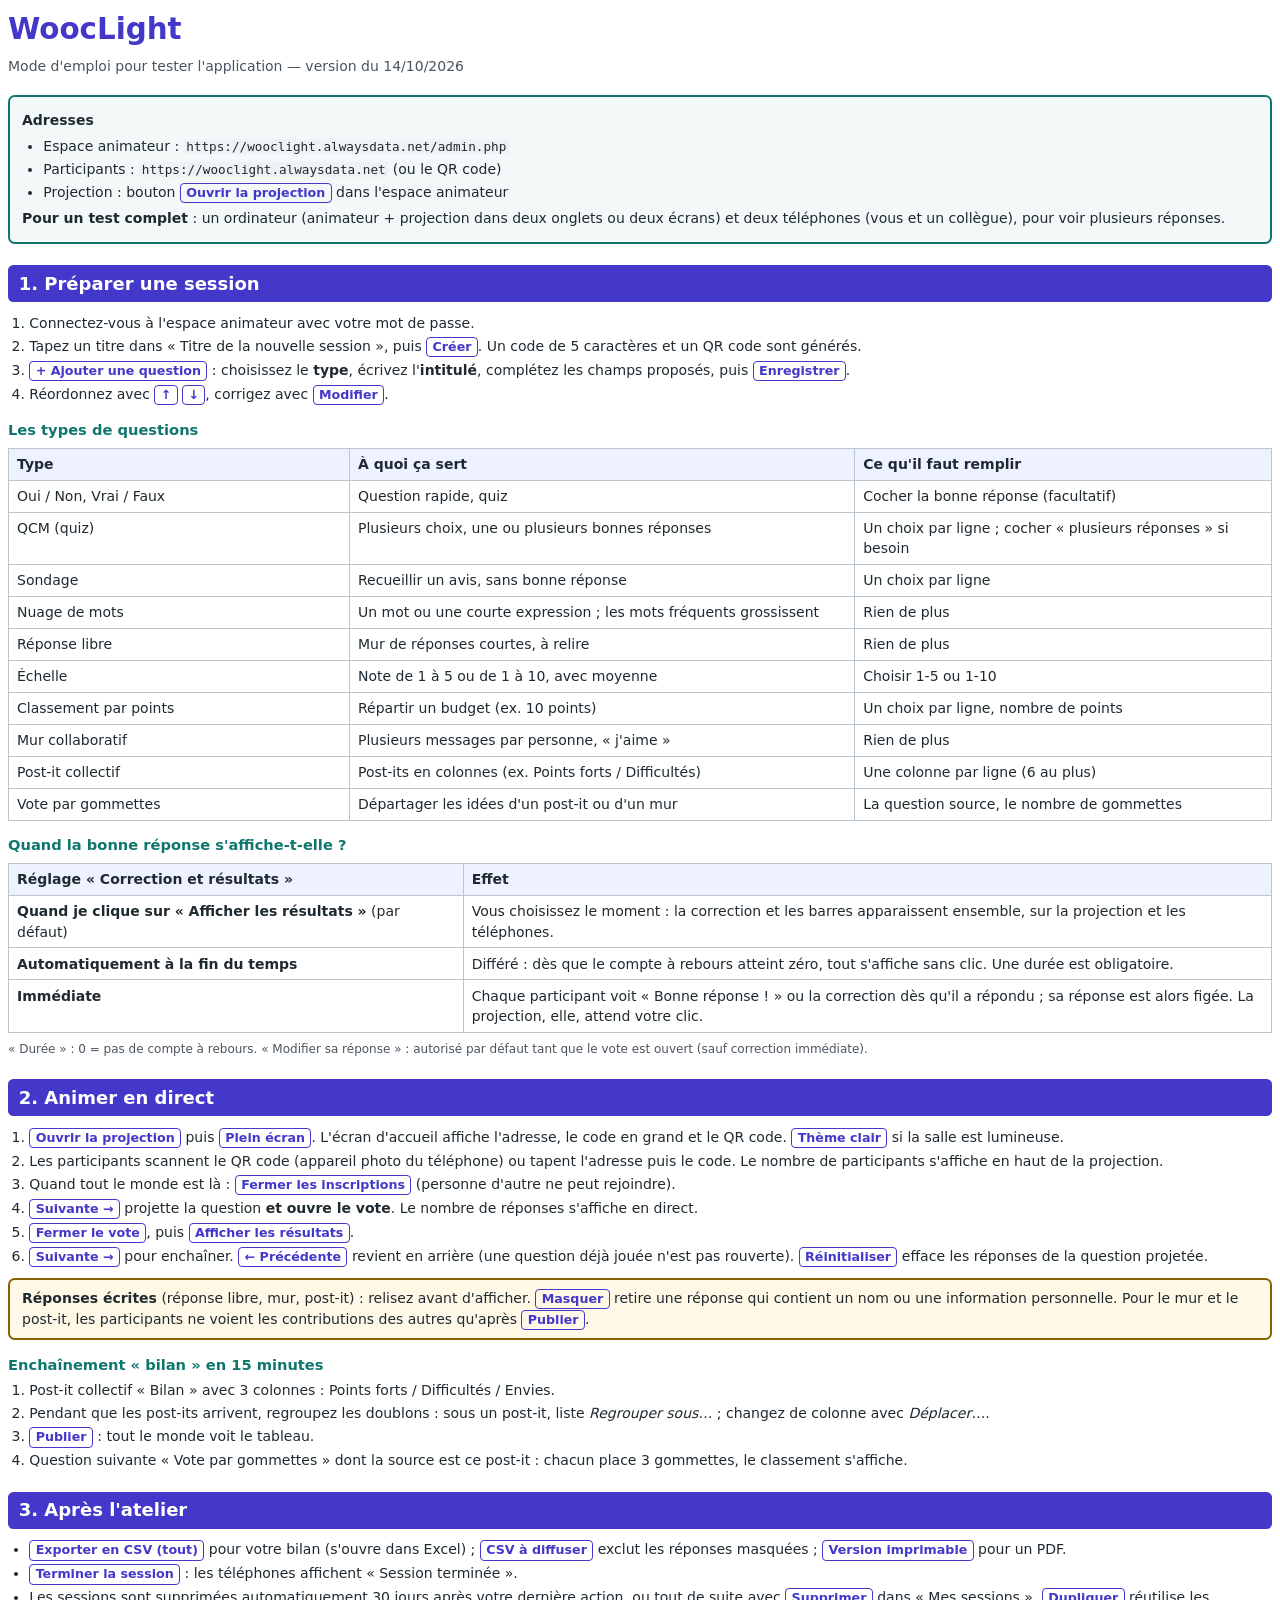
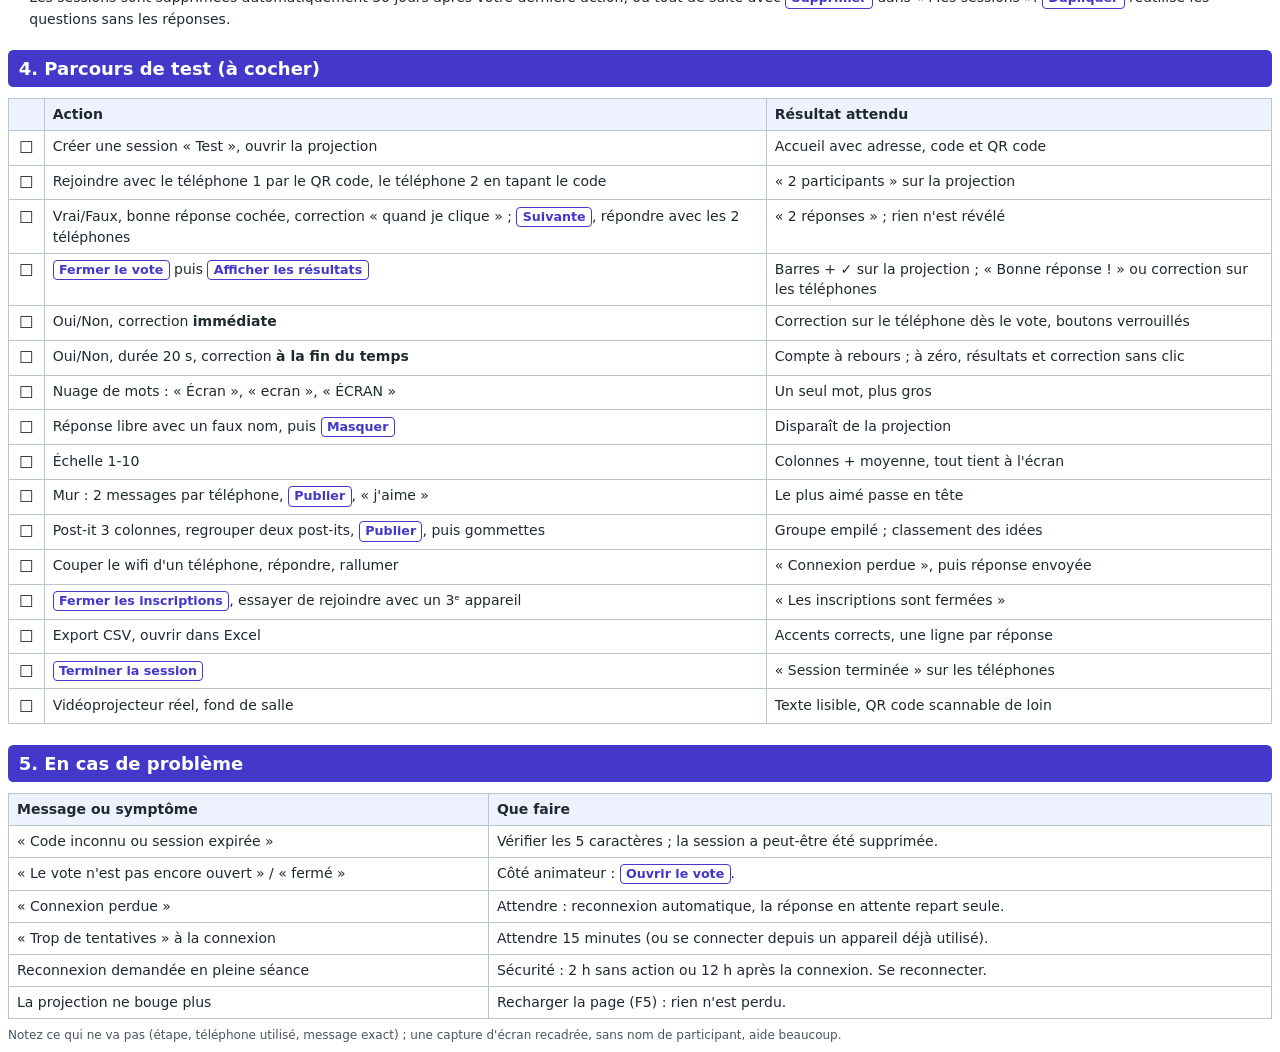
<file: docs/mode-emploi-test.html>
<!doctype html><html lang="fr"><head><meta charset="utf-8"><title>WoocLight — mode d'emploi pour tester</title>
<style>
@page { size: A4; margin: 16mm 15mm 16mm 15mm; }
body { font-family: Verdana, "DejaVu Sans", sans-serif; font-size: 10.5pt; color: #1F2A30; line-height: 1.45; }
h1 { font-size: 22pt; margin: 0 0 4pt; color: #4338CA; }
.sub { color: #4A5560; margin: 0 0 14pt; }
h2 { font-size: 13.5pt; color: #fff; background: #4338CA; padding: 4pt 8pt; border-radius: 4pt; margin: 16pt 0 8pt; break-after: avoid; }
h3 { font-size: 11pt; margin: 10pt 0 4pt; color: #0F766E; break-after: avoid; }
p { margin: 4pt 0; }
ol, ul { margin: 4pt 0 4pt 16pt; padding: 0; } li { margin: 2pt 0; }
table { width: 100%; border-collapse: collapse; margin: 6pt 0; break-inside: avoid; }
th, td { border: 1px solid #B9C6D0; padding: 4pt 6pt; vertical-align: top; text-align: left; }
th { background: #EEF2FF; }
.box { border: 1.5pt solid #0F766E; border-radius: 5pt; padding: 6pt 9pt; margin: 8pt 0; background: #F3F8F9; break-inside: avoid; }
.warn { border-color: #8A6100; background: #FFF8E6; }
.btn { display: inline-block; border: 1pt solid #4338CA; border-radius: 3pt; padding: 0 4pt; color: #4338CA; font-weight: bold; font-size: 9.5pt; }
.chk td:first-child { width: 14pt; text-align: center; font-size: 12pt; }
code { font-family: "DejaVu Sans Mono", monospace; font-size: 9.5pt; background: #EEF2F5; padding: 0 2pt; }
.small { font-size: 9pt; color: #4A5560; }
.page { break-before: page; }
</style></head><body>

<h1>WoocLight</h1>
<p class="sub">Mode d'emploi pour tester l'application — version du 14/10/2026</p>

<div class="box">
<p><strong>Adresses</strong></p>
<ul>
<li>Espace animateur : <code>https://wooclight.alwaysdata.net/admin.php</code></li>
<li>Participants : <code>https://wooclight.alwaysdata.net</code> (ou le QR code)</li>
<li>Projection : bouton <span class="btn">Ouvrir la projection</span> dans l'espace animateur</li>
</ul>
<p><strong>Pour un test complet</strong> : un ordinateur (animateur + projection dans deux onglets ou deux écrans) et deux téléphones (vous et un collègue), pour voir plusieurs réponses.</p>
</div>

<h2>1. Préparer une session</h2>
<ol>
<li>Connectez-vous à l'espace animateur avec votre mot de passe.</li>
<li>Tapez un titre dans « Titre de la nouvelle session », puis <span class="btn">Créer</span>. Un code de 5 caractères et un QR code sont générés.</li>
<li><span class="btn">+ Ajouter une question</span> : choisissez le <strong>type</strong>, écrivez l'<strong>intitulé</strong>, complétez les champs proposés, puis <span class="btn">Enregistrer</span>.</li>
<li>Réordonnez avec <span class="btn">↑</span> <span class="btn">↓</span>, corrigez avec <span class="btn">Modifier</span>.</li>
</ol>

<h3>Les types de questions</h3>
<table>
<tr><th style="width:27%">Type</th><th>À quoi ça sert</th><th style="width:33%">Ce qu'il faut remplir</th></tr>
<tr><td>Oui / Non, Vrai / Faux</td><td>Question rapide, quiz</td><td>Cocher la bonne réponse (facultatif)</td></tr>
<tr><td>QCM (quiz)</td><td>Plusieurs choix, une ou plusieurs bonnes réponses</td><td>Un choix par ligne ; cocher « plusieurs réponses » si besoin</td></tr>
<tr><td>Sondage</td><td>Recueillir un avis, sans bonne réponse</td><td>Un choix par ligne</td></tr>
<tr><td>Nuage de mots</td><td>Un mot ou une courte expression ; les mots fréquents grossissent</td><td>Rien de plus</td></tr>
<tr><td>Réponse libre</td><td>Mur de réponses courtes, à relire</td><td>Rien de plus</td></tr>
<tr><td>Échelle</td><td>Note de 1 à 5 ou de 1 à 10, avec moyenne</td><td>Choisir 1-5 ou 1-10</td></tr>
<tr><td>Classement par points</td><td>Répartir un budget (ex. 10 points)</td><td>Un choix par ligne, nombre de points</td></tr>
<tr><td>Mur collaboratif</td><td>Plusieurs messages par personne, « j'aime »</td><td>Rien de plus</td></tr>
<tr><td>Post-it collectif</td><td>Post-its en colonnes (ex. Points forts / Difficultés)</td><td>Une colonne par ligne (6 au plus)</td></tr>
<tr><td>Vote par gommettes</td><td>Départager les idées d'un post-it ou d'un mur</td><td>La question source, le nombre de gommettes</td></tr>
</table>

<h3>Quand la bonne réponse s'affiche-t-elle ?</h3>
<table>
<tr><th style="width:36%">Réglage « Correction et résultats »</th><th>Effet</th></tr>
<tr><td><strong>Quand je clique sur « Afficher les résultats »</strong> (par défaut)</td><td>Vous choisissez le moment : la correction et les barres apparaissent ensemble, sur la projection et les téléphones.</td></tr>
<tr><td><strong>Automatiquement à la fin du temps</strong></td><td>Différé : dès que le compte à rebours atteint zéro, tout s'affiche sans clic. Une durée est obligatoire.</td></tr>
<tr><td><strong>Immédiate</strong></td><td>Chaque participant voit « Bonne réponse ! » ou la correction dès qu'il a répondu ; sa réponse est alors figée. La projection, elle, attend votre clic.</td></tr>
</table>
<p class="small">« Durée » : 0 = pas de compte à rebours. « Modifier sa réponse » : autorisé par défaut tant que le vote est ouvert (sauf correction immédiate).</p>

<h2 class="page">2. Animer en direct</h2>
<ol>
<li><span class="btn">Ouvrir la projection</span> puis <span class="btn">Plein écran</span>. L'écran d'accueil affiche l'adresse, le code en grand et le QR code. <span class="btn">Thème clair</span> si la salle est lumineuse.</li>
<li>Les participants scannent le QR code (appareil photo du téléphone) ou tapent l'adresse puis le code. Le nombre de participants s'affiche en haut de la projection.</li>
<li>Quand tout le monde est là : <span class="btn">Fermer les inscriptions</span> (personne d'autre ne peut rejoindre).</li>
<li><span class="btn">Suivante →</span> projette la question <strong>et ouvre le vote</strong>. Le nombre de réponses s'affiche en direct.</li>
<li><span class="btn">Fermer le vote</span>, puis <span class="btn">Afficher les résultats</span>.</li>
<li><span class="btn">Suivante →</span> pour enchaîner. <span class="btn">← Précédente</span> revient en arrière (une question déjà jouée n'est pas rouverte). <span class="btn">Réinitialiser</span> efface les réponses de la question projetée.</li>
</ol>
<div class="box warn"><strong>Réponses écrites</strong> (réponse libre, mur, post-it) : relisez avant d'afficher. <span class="btn">Masquer</span> retire une réponse qui contient un nom ou une information personnelle. Pour le mur et le post-it, les participants ne voient les contributions des autres qu'après <span class="btn">Publier</span>.</div>

<h3>Enchaînement « bilan » en 15 minutes</h3>
<ol>
<li>Post-it collectif « Bilan » avec 3 colonnes : Points forts / Difficultés / Envies.</li>
<li>Pendant que les post-its arrivent, regroupez les doublons : sous un post-it, liste <em>Regrouper sous…</em> ; changez de colonne avec <em>Déplacer…</em>.</li>
<li><span class="btn">Publier</span> : tout le monde voit le tableau.</li>
<li>Question suivante « Vote par gommettes » dont la source est ce post-it : chacun place 3 gommettes, le classement s'affiche.</li>
</ol>

<h2>3. Après l'atelier</h2>
<ul>
<li><span class="btn">Exporter en CSV (tout)</span> pour votre bilan (s'ouvre dans Excel) ; <span class="btn">CSV à diffuser</span> exclut les réponses masquées ; <span class="btn">Version imprimable</span> pour un PDF.</li>
<li><span class="btn">Terminer la session</span> : les téléphones affichent « Session terminée ».</li>
<li>Les sessions sont supprimées automatiquement 30 jours après votre dernière action, ou tout de suite avec <span class="btn">Supprimer</span> dans « Mes sessions ». <span class="btn">Dupliquer</span> réutilise les questions sans les réponses.</li>
</ul>

<h2 class="page">4. Parcours de test (à cocher)</h2>
<table class="chk">
<tr><th></th><th>Action</th><th style="width:40%">Résultat attendu</th></tr>
<tr><td>☐</td><td>Créer une session « Test », ouvrir la projection</td><td>Accueil avec adresse, code et QR code</td></tr>
<tr><td>☐</td><td>Rejoindre avec le téléphone 1 par le QR code, le téléphone 2 en tapant le code</td><td>« 2 participants » sur la projection</td></tr>
<tr><td>☐</td><td>Vrai/Faux, bonne réponse cochée, correction « quand je clique » ; <span class="btn">Suivante</span>, répondre avec les 2 téléphones</td><td>« 2 réponses » ; rien n'est révélé</td></tr>
<tr><td>☐</td><td><span class="btn">Fermer le vote</span> puis <span class="btn">Afficher les résultats</span></td><td>Barres + ✓ sur la projection ; « Bonne réponse ! » ou correction sur les téléphones</td></tr>
<tr><td>☐</td><td>Oui/Non, correction <strong>immédiate</strong></td><td>Correction sur le téléphone dès le vote, boutons verrouillés</td></tr>
<tr><td>☐</td><td>Oui/Non, durée 20 s, correction <strong>à la fin du temps</strong></td><td>Compte à rebours ; à zéro, résultats et correction sans clic</td></tr>
<tr><td>☐</td><td>Nuage de mots : « Écran », « ecran », « ÉCRAN »</td><td>Un seul mot, plus gros</td></tr>
<tr><td>☐</td><td>Réponse libre avec un faux nom, puis <span class="btn">Masquer</span></td><td>Disparaît de la projection</td></tr>
<tr><td>☐</td><td>Échelle 1-10</td><td>Colonnes + moyenne, tout tient à l'écran</td></tr>
<tr><td>☐</td><td>Mur : 2 messages par téléphone, <span class="btn">Publier</span>, « j'aime »</td><td>Le plus aimé passe en tête</td></tr>
<tr><td>☐</td><td>Post-it 3 colonnes, regrouper deux post-its, <span class="btn">Publier</span>, puis gommettes</td><td>Groupe empilé ; classement des idées</td></tr>
<tr><td>☐</td><td>Couper le wifi d'un téléphone, répondre, rallumer</td><td>« Connexion perdue », puis réponse envoyée</td></tr>
<tr><td>☐</td><td><span class="btn">Fermer les inscriptions</span>, essayer de rejoindre avec un 3ᵉ appareil</td><td>« Les inscriptions sont fermées »</td></tr>
<tr><td>☐</td><td>Export CSV, ouvrir dans Excel</td><td>Accents corrects, une ligne par réponse</td></tr>
<tr><td>☐</td><td><span class="btn">Terminer la session</span></td><td>« Session terminée » sur les téléphones</td></tr>
<tr><td>☐</td><td>Vidéoprojecteur réel, fond de salle</td><td>Texte lisible, QR code scannable de loin</td></tr>
</table>

<h2>5. En cas de problème</h2>
<table>
<tr><th style="width:38%">Message ou symptôme</th><th>Que faire</th></tr>
<tr><td>« Code inconnu ou session expirée »</td><td>Vérifier les 5 caractères ; la session a peut-être été supprimée.</td></tr>
<tr><td>« Le vote n'est pas encore ouvert » / « fermé »</td><td>Côté animateur : <span class="btn">Ouvrir le vote</span>.</td></tr>
<tr><td>« Connexion perdue »</td><td>Attendre : reconnexion automatique, la réponse en attente repart seule.</td></tr>
<tr><td>« Trop de tentatives » à la connexion</td><td>Attendre 15 minutes (ou se connecter depuis un appareil déjà utilisé).</td></tr>
<tr><td>Reconnexion demandée en pleine séance</td><td>Sécurité : 2 h sans action ou 12 h après la connexion. Se reconnecter.</td></tr>
<tr><td>La projection ne bouge plus</td><td>Recharger la page (F5) : rien n'est perdu.</td></tr>
</table>
<p class="small">Notez ce qui ne va pas (étape, téléphone utilisé, message exact) ; une capture d'écran recadrée, sans nom de participant, aide beaucoup.</p>
</body></html>
</file>
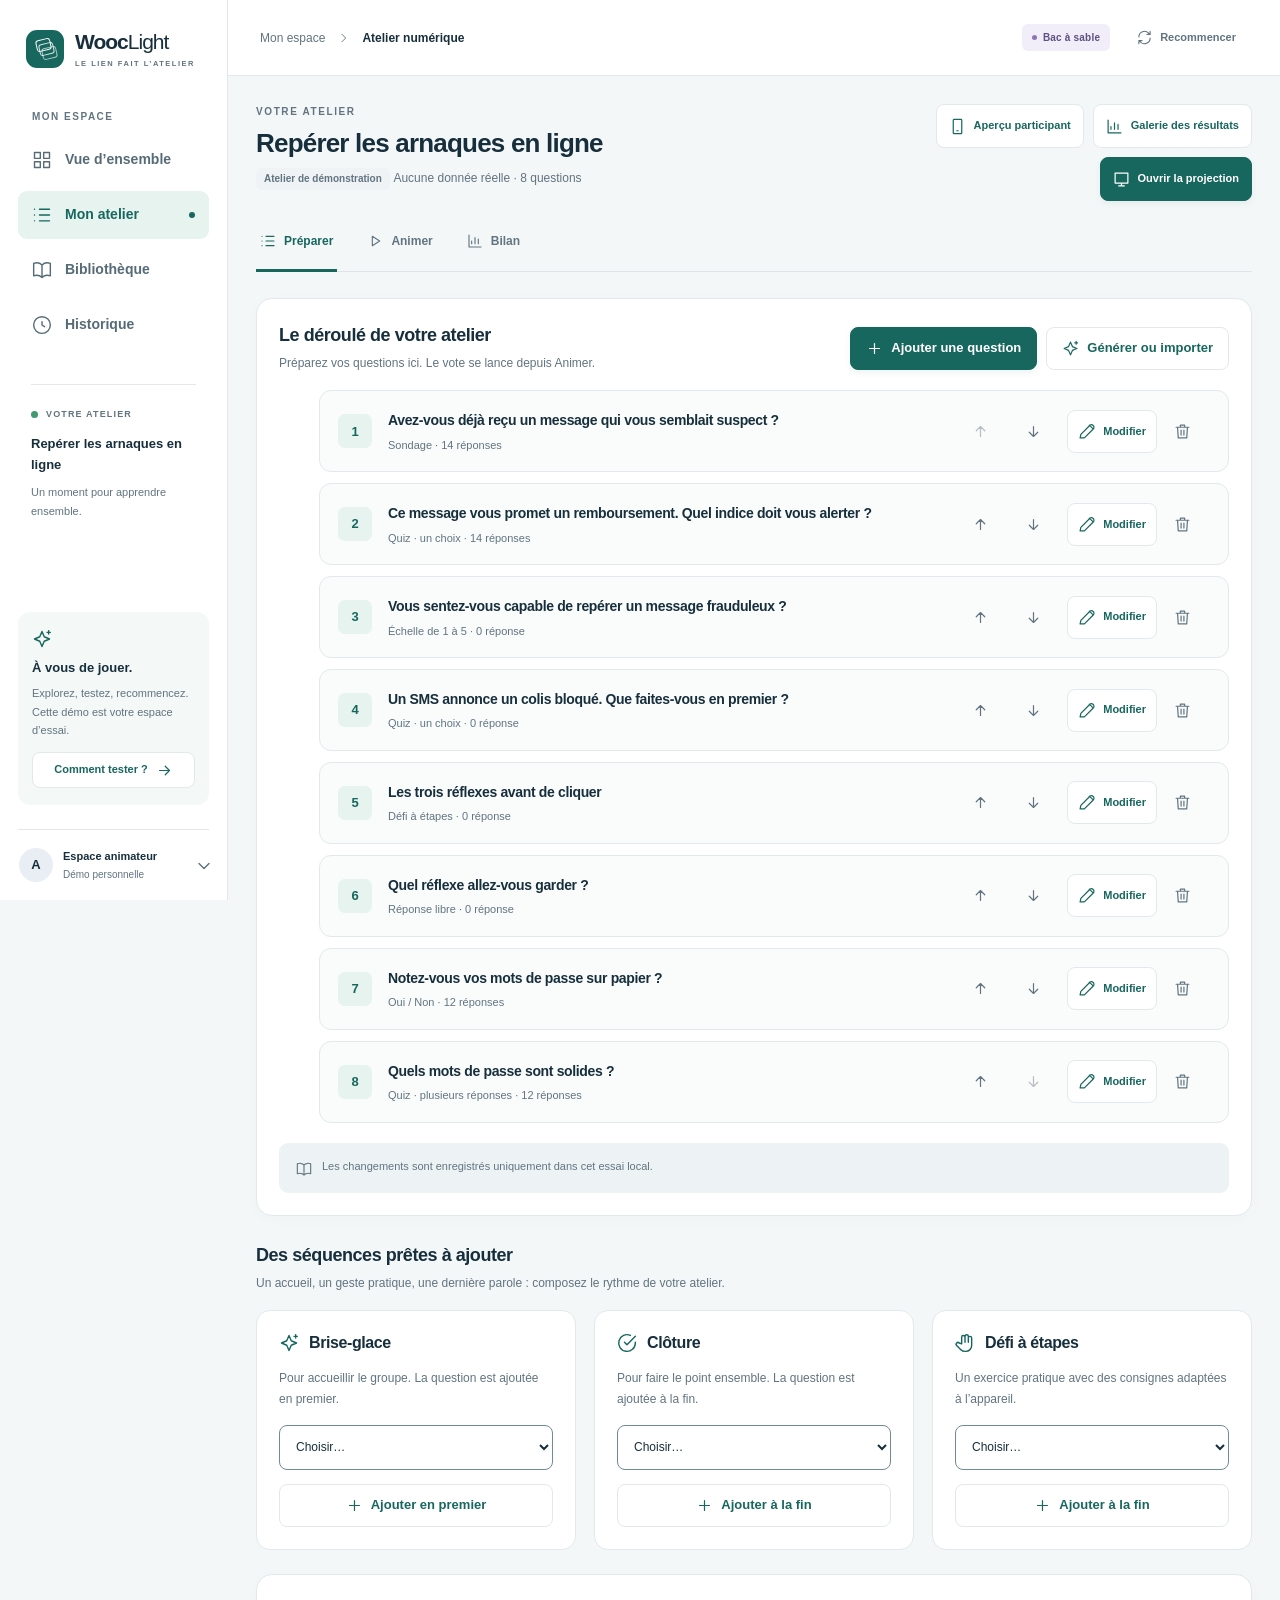
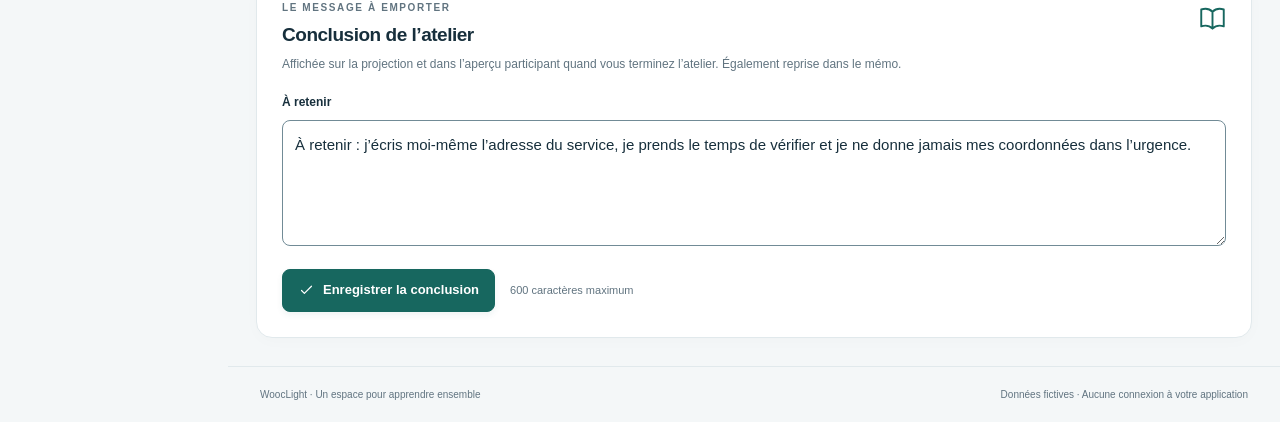
<file: docs/charte-v3/wooclight-sandbox-v3.html>
<!doctype html>
<html lang="fr">
<head>
  <meta charset="utf-8">
  <meta name="viewport" content="width=device-width, initial-scale=1">
  <meta name="referrer" content="no-referrer">
  <meta http-equiv="Content-Security-Policy" content="default-src 'none'; script-src 'self' 'unsafe-inline'; style-src 'self' 'unsafe-inline'; img-src 'self' data:; connect-src 'none'; base-uri 'none'; form-action 'none'">
  <meta name="theme-color" content="#17675f">
  <title>WoocLight — L’atelier, en toute simplicité</title>
  <style>
@charset "UTF-8";
:root{--bg:#f4f7f8;--card:#fff;--text:#172f3c;--muted:#617480;--border:#e1e9ec;--teal:#17675f;--teal-dark:#104f49;--teal-light:#e6f3ef;--mint:#b7e4cb;--amber:#92600c;--amber-bg:#fff5df;--blue:#3063a0;--blue-bg:#edf3fc;--red:#ad3e46;--radius:16px;--shadow:0 3px 16px #16344105;--sidebar:228px;font-family:Inter,"Segoe UI",Arial,sans-serif;font-synthesis:none;color:var(--text);background:var(--bg);font-size:16px;line-height:1.5}
*{box-sizing:border-box}body{margin:0}button,input,textarea,select{font:inherit}button,a,input,textarea,select{-webkit-tap-highlight-color:transparent}button{cursor:pointer}button:disabled{cursor:not-allowed;opacity:.45}button,a{touch-action:manipulation}a{color:var(--teal)}button{color:inherit}h1,h2,h3,p{margin-top:0}h1,h2,h3{line-height:1.3;letter-spacing:-.025em}h2{font-size:19px}h3{font-size:16px}button:focus-visible,a:focus-visible,input:focus-visible,textarea:focus-visible,select:focus-visible{outline:3px solid #287fbb;outline-offset:4px}::selection{background:#c5e8dc}[hidden]{display:none!important}.icon{display:inline-block;vertical-align:middle;flex-shrink:0}.muted{color:var(--muted)}.row{display:flex;align-items:center;gap:10px;flex-wrap:wrap}.grow{flex:1;min-width:0}.stack{display:grid;gap:16px}.skip-link{position:fixed;z-index:1000;top:-90px;left:16px;background:var(--teal);color:white;padding:12px 20px;border-radius:8px}.skip-link:focus{top:12px}.app-shell{min-height:100vh}
.sidebar{position:fixed;inset:0 auto 0 0;width:var(--sidebar);background:#fff;border-right:1px solid var(--border);padding:30px 18px 0;display:flex;flex-direction:column;z-index:50}.brand{display:flex;gap:11px;align-items:center;text-decoration:none;margin:0 8px 40px;color:var(--text)}.brand-mark{height:38px;width:38px;flex-shrink:0;background:var(--teal);border-radius:11px;position:relative;display:block}.brand-mark span{position:absolute;width:15px;height:12px;border:1.6px solid white;border-radius:3px;transform:rotate(-13deg);left:10px;top:9px}.brand-mark span:nth-child(2){top:13px;left:13px;opacity:.85}.brand-mark span:nth-child(3){top:17px;left:16px;opacity:.65}.brand-word{font-size:21px;letter-spacing:-1px;font-weight:750;line-height:1.15}.brand-word>span{font-weight:420}.brand-word small{display:block;font-size:7.5px;letter-spacing:1.5px;font-weight:650;margin-top:6px;color:var(--muted)}.nav-label{font-size:10px;font-weight:750;letter-spacing:1.5px;color:var(--muted);margin:0 14px 12px}.main-nav{display:grid;gap:7px}.nav-item{display:flex;align-items:center;text-align:left;gap:13px;background:transparent;border:0;border-radius:9px;padding:13px 14px;font-size:14px;min-height:48px;font-weight:550;color:#566b77;width:100%}.nav-item:hover{background:var(--bg)}.nav-item.active{color:var(--teal);background:var(--teal-light);font-weight:700}.nav-dot{width:6px;height:6px;border-radius:50%;background:var(--teal);margin-left:auto}.sidebar-session{margin:35px 13px 20px;padding-top:23px;border-top:1px solid var(--border)}.sidebar-session-label{font-size:9px;font-weight:750;letter-spacing:1.15px;color:var(--muted);display:flex;gap:8px;align-items:center;margin-bottom:13px}.status-dot{display:inline-block;width:7px;height:7px;background:#3f9a72;border-radius:50%}.sidebar-session strong{display:block;font-size:13px;line-height:1.6}.sidebar-session-meta{display:block;margin-top:7px;color:var(--muted);font-size:11px;line-height:1.7}.sidebar-bottom{margin-top:auto}.sidebar-tip{border-radius:12px;background:#f4f8f6;padding:17px 14px;margin:15px 0 24px;font-size:12px}.sidebar-tip>.icon,.sidebar-tip>[data-icon]{color:var(--teal);display:block;margin-bottom:9px}.sidebar-tip strong{font-size:13px}.sidebar-tip p{color:var(--muted);font-size:11px;margin:6px 0 12px;line-height:1.7}.sidebar-tip .btn{width:100%;font-size:11px;gap:8px;min-height:38px;padding:7px 9px}.profile{display:flex;gap:10px;align-items:center;padding:18px 1px;border-top:1px solid var(--border)}.avatar{display:grid;place-items:center;width:34px;height:34px;background:#e9edf4;border-radius:50%;font-size:13px;font-weight:700}.profile-copy{flex:1;min-width:0}.profile-copy strong{font-size:11px;display:block}.profile-copy small{display:block;color:var(--muted);font-size:10px;margin-top:2px}.profile>.icon,.profile>[data-icon]{color:var(--muted);width:14px}.main-shell{margin-left:var(--sidebar);min-height:100vh;display:flex;flex-direction:column}.topbar{min-height:76px;border-bottom:1px solid var(--border);display:flex;align-items:center;justify-content:space-between;gap:20px;padding:12px 32px;background:#fff}.breadcrumb{display:flex;gap:12px;align-items:center;font-size:12px;min-width:0}.breadcrumb-root,.breadcrumb-chevron{color:var(--muted)}.breadcrumb-chevron .icon{width:13px}.breadcrumb strong{font-weight:550}.topbar-actions{display:flex;gap:15px;align-items:center}.sandbox-badge{font-size:10px;letter-spacing:.2px;font-weight:650;color:#5c5082;background:#f2eef9;padding:6px 10px;border-radius:6px;white-space:nowrap;display:flex;gap:6px;align-items:center}.sandbox-badge span{width:5px;height:5px;background:#8e75b1;border-radius:50%}.topbar .btn{font-size:11px}.topbar .btn .icon{width:15px}.workspace{width:100%;max-width:1720px;margin:0 auto;padding:30px 32px 36px;flex:1}.app-footer{padding:20px 32px;color:var(--muted);font-size:10px;display:flex;justify-content:space-between;gap:16px;border-top:1px solid var(--border)}.mobile-menu{display:none!important}.nav-overlay{position:fixed;inset:0;border:0;background:#102b3c66;z-index:49}
.page-heading{display:flex;align-items:center;justify-content:space-between;gap:24px;margin-bottom:26px}.heading-copy{min-width:0}.eyebrow{text-transform:uppercase;font-size:10px;font-weight:750;letter-spacing:1.6px;color:var(--muted);margin-bottom:8px}.page-title{font-size:28px;font-weight:700;letter-spacing:-.8px;margin:0 0 7px}.page-subtitle{font-size:12px;color:var(--muted);margin:0}.heading-actions{display:flex;align-items:center;gap:9px;flex-wrap:wrap;justify-content:flex-end}.btn{display:inline-flex;gap:8px;align-items:center;justify-content:center;min-height:43px;border-radius:8px;border:1px solid var(--border);background:#fff;padding:10px 15px;font-size:12px;font-weight:650;line-height:1.4;text-decoration:none;transition:background .15s,border-color .15s,box-shadow .15s;white-space:normal}.btn:hover:not(:disabled){background:#f7fafa;border-color:#b8c9ce}.btn.primary{background:var(--teal);color:#fff;border-color:var(--teal);box-shadow:0 3px 6px #17675f12}.btn.primary:hover:not(:disabled){background:var(--teal-dark);border-color:var(--teal-dark)}.btn.secondary{color:var(--teal);background:#fff}.btn.ghost{background:transparent;color:var(--muted);border-color:transparent}.btn.ghost:hover:not(:disabled){background:#eaf0f1}.btn.danger{color:var(--red);border-color:#f1d8db;background:#fff}.btn.danger:hover:not(:disabled){background:#fff4f4}.btn.small{min-height:36px;font-size:11px;padding:7px 11px}.btn.icon-btn{padding:10px;min-width:42px}.btn .icon{width:17px;height:17px}.badge{font-size:10px;font-weight:650;display:inline-flex;align-items:center;gap:6px;border-radius:5px;padding:4px 8px;line-height:1.4;white-space:nowrap}.badge.green{color:var(--teal);background:var(--teal-light)}.badge.amber{color:var(--amber);background:var(--amber-bg)}.badge.neutral{color:var(--muted);background:#eff3f5}.badge.blue{color:var(--blue);background:var(--blue-bg)}.badge .icon{width:12px;height:12px}.view-tabs{display:flex;align-items:center;gap:26px;border-bottom:1px solid #dce6e9;margin-bottom:26px}.tab{display:flex;align-items:center;justify-content:center;gap:8px;padding:0 4px 15px;background:transparent;border:0;border-bottom:3px solid transparent;font-size:12px;color:var(--muted);font-weight:650;min-height:45px;margin-bottom:-1px}.tab.active{color:var(--teal);border-color:var(--teal)}.tab .icon{width:16px;height:16px}.tab:hover{color:var(--teal)}.workbench{display:grid;grid-template-columns:226px minmax(0,1fr) 244px;gap:20px;align-items:start}.panel,.metric-card,.help-card,.inbox-card,.content-card{background:var(--card);border:1px solid var(--border);border-radius:var(--radius);box-shadow:var(--shadow);min-width:0}.panel-head{padding:20px 18px 14px;display:flex;align-items:center;justify-content:space-between;gap:12px}.panel-title{font-size:13px;font-weight:700;margin:0}.panel-head .muted{font-size:10px}.question-list{padding:0 9px 10px;display:grid;gap:5px}.question-item{display:flex;align-items:flex-start;gap:10px;padding:14px 10px;width:100%;border-radius:9px;background:transparent;border:1px solid transparent;text-align:left;position:relative}.question-item.active{background:var(--teal-light);border-color:#d4e8df}.question-item:hover{background:#f2f7f5}.question-number,.number-bubble{display:grid;place-items:center;width:25px;height:25px;min-width:25px;border-radius:7px;background:#f1f4f5;color:var(--muted);font-size:11px;font-weight:650}.question-item.active .question-number{background:var(--teal);color:#fff}.question-copy{min-width:0;flex:1}.question-name{font-size:11px;font-weight:650;line-height:1.55;display:block}.question-meta{display:flex;align-items:center;gap:5px;font-size:9px;color:var(--muted);margin-top:4px}.question-state{font-size:9px;color:var(--teal);margin-top:7px;display:block;font-weight:650}.question-state .icon{width:11px;height:11px}.question-rail>.btn{margin:0 16px 17px;width:calc(100% - 32px)}.current-panel{overflow:hidden}.question-topline{display:flex;align-items:center;justify-content:space-between;gap:12px;padding:22px 26px 14px}.question-topline .row{gap:7px}.question-topline>.muted{font-size:10px}.question-title{font-size:26px;line-height:1.38;margin:0 26px 10px;letter-spacing:-.6px;font-weight:650}.question-description{margin:0 26px 24px;font-size:11px;color:var(--muted);line-height:1.8}.answer-list{display:grid;gap:12px;padding:0 26px 24px}.answer-row{border:1px solid #dfe7e9;border-radius:10px;padding:14px 15px;position:relative;overflow:hidden}.answer-head{display:flex;gap:10px;align-items:center;position:relative;z-index:1;min-width:0}.answer-letter{width:27px;height:27px;min-width:27px;border-radius:7px;display:grid;place-items:center;background:#f2f5f6;color:#566b77;font-size:11px;font-weight:700}.answer-text{font-size:12px;font-weight:550;flex:1;min-width:0;overflow-wrap:anywhere}.answer-value{font-size:12px;font-weight:700;white-space:nowrap}.answer-track,.answer-bar{height:5px;border-radius:5px;background:#edf2f3;margin-top:12px;overflow:hidden}.answer-fill{height:100%;width:0;border-radius:5px;background:var(--teal);transition:width .3s}.answer-row:nth-child(2) .answer-fill{background:#5e9b90}.answer-row:nth-child(3) .answer-fill{background:#95bcb1}.answer-row:nth-child(4) .answer-fill{background:#b9d9c8}.answer-row.is-correct{border-color:#75ad91;background:#f3faf5}.result-explainer,.result-explainer p{font-size:11px;color:var(--muted)}.result-explainer{padding:0 26px 22px;display:flex;gap:8px;align-items:flex-start;line-height:1.7}.result-explainer .icon{width:15px;min-width:15px;margin-top:2px}.live-toolbar{border-top:1px solid var(--border);padding:17px 22px;background:#fbfcfc;display:flex;align-items:center;gap:12px;justify-content:space-between;flex-wrap:wrap}.toolbar-nav{display:flex;gap:6px}.toolbar-main{display:flex;gap:8px;flex:1;justify-content:flex-end;flex-wrap:wrap}.live-toolbar .btn{font-size:11px;padding:9px 12px}.live-toolbar .btn.icon-btn{padding:10px}.insights{display:grid;gap:18px}.metric-card,.help-card,.inbox-card{padding:20px}.metric-card .panel-title,.help-card .panel-title,.inbox-card .panel-title{font-size:12px}.metric-card .panel-head,.help-card .panel-head,.inbox-card .panel-head{padding:0;margin-bottom:16px}.metric-number{font-size:40px;font-weight:650;letter-spacing:-1.8px;line-height:1.2;display:block;margin:17px 0 4px}.metric-number small{font-size:18px;font-weight:450;letter-spacing:0;color:#81939a}.metric-caption{font-size:11px;color:var(--muted);margin:6px 0 16px}.progress-track{background:#e8f0ec;height:7px;border-radius:20px;overflow:hidden}.progress-fill{height:100%;background:var(--teal);border-radius:20px;transition:width .3s}.metric-card>.row{font-size:10px;margin-top:12px;justify-content:space-between}.metric-card>.btn{width:100%;margin-top:18px;font-size:10px}.metric-card .icon{width:16px}.help-card{background:#fffcf5;border-color:#eee6d2}.signal-row{display:flex;align-items:center;gap:10px;padding:12px 0;border-bottom:1px solid #ede8db}.signal-row:last-child{border-bottom:0;padding-bottom:0}.signal-icon{height:30px;width:30px;flex-shrink:0;display:grid;place-items:center;background:#fcf0d8;border-radius:8px;color:#92600c}.signal-icon .icon{width:16px;height:16px}.signal-copy{flex:1;min-width:0;font-size:11px;color:#685d43}.signal-count{font-weight:750;font-size:12px;color:#92600c}.inbox-card{background:#fff}.inbox-question{font-size:12px;line-height:1.8;font-weight:550;margin:16px 0 8px}.inbox-card .btn{width:100%;margin-top:13px}.inbox-card .muted{font-size:10px}.info-note{padding:14px 17px;color:var(--muted);font-size:11px;background:#edf3f5;border-radius:9px;line-height:1.8;display:flex;gap:10px;align-items:flex-start;margin-top:20px}.info-note .icon{width:16px;min-width:16px;margin-top:2px}.inline-stat{display:inline-flex;align-items:center;gap:7px;font-size:11px;color:var(--muted)}.inline-stat .icon{width:15px;height:15px}
.card-grid{display:grid;grid-template-columns:repeat(3,minmax(0,1fr));gap:20px}.content-card{padding:25px;display:flex;flex-direction:column;align-items:flex-start;gap:12px}.content-card h2,.content-card h3{margin:0}.content-card p{font-size:13px;color:var(--muted);line-height:1.8;margin:0}.content-card>.icon{width:28px;height:28px;color:var(--teal);margin-bottom:4px}.content-card>.btn{margin-top:auto}.content-card .metric-number{font-size:36px;margin:0}.library-meta{font-size:11px;display:flex;gap:8px;flex-wrap:wrap;color:var(--muted)}.section-heading{display:flex;justify-content:space-between;gap:16px;align-items:center;margin:28px 0 18px}.section-heading h2{margin:0;font-size:18px}.section-heading .muted{font-size:12px}.empty-state{text-align:center;padding:45px 20px;color:var(--muted);grid-column:1/-1}.empty-state .icon{width:34px;height:34px;margin-bottom:15px;color:#8caba3}.session-summary{margin-bottom:20px;padding:22px 25px}.session-summary strong{font-size:17px}.session-summary p{font-size:12px;color:var(--muted);margin:6px 0 0}.prep-list{display:grid;gap:12px}.prep-item{display:flex;align-items:center;gap:16px;padding:20px 22px;background:white;border:1px solid var(--border);border-radius:12px}.prep-item .question-name{font-size:14px}.prep-item .question-meta{font-size:11px}.prep-actions{display:flex;gap:6px;flex-wrap:wrap;justify-content:flex-end}.prep-actions .btn{padding:8px 10px}.prep-item .number-bubble{width:34px;height:34px;min-width:34px;background:var(--teal-light);color:var(--teal);font-size:13px}.result-group{padding:24px;background:#fff;border:1px solid var(--border);border-radius:14px;margin-bottom:18px}.result-group h3{font-size:16px;margin-bottom:14px}.result-row{display:flex;align-items:center;justify-content:space-between;font-size:12px;gap:15px;border-bottom:1px solid var(--border);padding:10px 0}.result-row:last-child{border:0}.result-row strong{white-space:nowrap}.result-group p{font-size:12px;color:var(--muted)}
.modal{border:0;border-radius:20px;padding:0;width:min(680px,calc(100% - 28px));max-height:calc(100dvh - 40px);color:var(--text);box-shadow:0 24px 100px #0f293c40;overflow:auto}.modal::backdrop{background:#122d3c80;backdrop-filter:blur(4px)}.modal-head{padding:21px 26px;display:flex;align-items:center;justify-content:space-between;gap:20px;border-bottom:1px solid var(--border)}.modal-head h2,.modal-head h3{margin:0;font-size:18px}.modal-head .btn{flex-shrink:0}.modal-body{padding:25px 26px}.modal-body>p{font-size:14px;line-height:1.8;color:var(--muted)}.modal-actions{padding:18px 26px;border-top:1px solid var(--border);background:#f9fbfb;display:flex;justify-content:flex-end;gap:10px;flex-wrap:wrap}.form-field{display:grid;gap:7px;margin-bottom:18px}.field-label{font-size:12px;font-weight:650}.input,.textarea{width:100%;max-width:100%;background:#fff;border:1px solid #aabdc4;border-radius:8px;padding:11px 12px;min-height:44px;color:var(--text);font-size:14px}.textarea{min-height:110px;resize:vertical}.form-field small{font-size:11px;color:var(--muted)}.phone-preview{background:#f4f8f6;padding:22px;border:1px solid var(--border);border-radius:18px;max-width:390px;margin:0 auto}.phone-preview h2,.phone-preview h3{font-size:22px;line-height:1.4}.phone-preview .badge{margin-bottom:15px}.phone-preview .answer-list{padding:0;gap:10px}.option-choice{display:flex;align-items:center;gap:12px;min-height:53px;text-align:left;padding:13px;background:#fff;border:1px solid #beced0;border-radius:10px;font-size:14px;width:100%;margin:8px 0;line-height:1.55}.option-choice.active,.option-choice.selected,.option-choice[aria-pressed="true"],.option-choice:has(input:checked){background:var(--teal-light);border-color:var(--teal);color:var(--teal)}.option-choice input{accent-color:var(--teal);width:20px;height:20px;flex-shrink:0}.phone-preview .btn.primary{width:100%;min-height:49px;margin-top:15px}.participant-success{color:var(--teal);font-size:15px;padding:16px;border-radius:12px;background:var(--teal-light);line-height:1.7;text-align:center}.projection-modal{width:min(1280px,calc(100% - 28px));background:#102f35;color:#f3fcf8}.projection-modal .modal-head{border-color:#ffffff20}.projection-modal .modal-head .btn{color:#fff}.projection-modal .modal-head h2{font-size:15px;font-weight:500}.projection-preview{padding:4vh 4vw 6vh;min-height:60vh}.projection-preview .question-title,.projection-preview h2{font-size:clamp(25px,3.4vw,50px);margin:0 0 30px;line-height:1.35;color:#fff}.projection-preview .answer-list{padding:0;gap:16px}.projection-preview .answer-row{border-color:#416064;background:#1e4147;padding:20px 25px}.projection-preview .answer-text,.projection-preview .answer-value{font-size:clamp(16px,1.8vw,26px);color:#fff}.projection-preview .answer-letter{background:#365b60;color:#fff}.projection-preview .answer-fill{background:#97d5bb!important}.projection-preview .answer-track,.projection-preview .answer-bar{background:#365b60;height:9px}.projection-preview .muted{color:#c2d7d7}.projection-preview .badge{font-size:13px;background:#315b56;color:#d3f5e5}.projection-preview p{font-size:clamp(17px,2vw,27px);color:#c2d7d7;line-height:1.7}.toast{position:fixed;bottom:24px;left:calc(50% + 100px);transform:translateX(-50%);z-index:200;max-width:min(520px,calc(100% - 28px));background:#193e38;color:white;padding:14px 20px;border-radius:10px;box-shadow:0 6px 30px #12342f30;font-size:13px;display:flex;align-items:center;gap:10px}.toast .icon{color:#b5e9cb}.toast:empty{display:none}
@media(min-width:1700px){.workbench{grid-template-columns:250px minmax(0,1fr) 280px;gap:24px}.question-name{font-size:12px}.question-meta{font-size:10px}.question-title{font-size:30px}.answer-text{font-size:14px}.answer-row{padding:17px}.question-item{padding:16px 12px}.panel-head{padding:23px 21px 17px}.metric-card,.help-card,.inbox-card{padding:24px}}
@media(max-width:1279px){.workbench{grid-template-columns:215px minmax(0,1fr);gap:18px}.question-rail{grid-row:span 2}.insights{grid-column:2;display:grid;grid-template-columns:repeat(2,minmax(0,1fr));gap:16px}.inbox-card{grid-column:1/-1}.metric-number{margin-top:10px}.metric-card,.help-card,.inbox-card{padding:18px}.metric-card>.btn{margin-top:12px}.inbox-card .inbox-question{margin-top:10px}.workspace{padding:26px}.heading-actions .btn{font-size:12px;padding:10px 12px}.page-heading{gap:16px}.page-title{font-size:25px}}
@media(max-width:1199px){:root{--sidebar:82px}.sidebar{padding:27px 12px 0}.brand{margin:0 9px 35px}.brand-word,.nav-label,.nav-copy,.nav-dot,.sidebar-session,.sidebar-tip,.profile-copy,.profile>[data-icon]{display:none}.main-nav{gap:12px}.nav-item{justify-content:center;padding:13px;min-height:48px}.nav-item .icon{width:22px;height:22px}.sidebar-bottom{margin-top:auto}.profile{justify-content:center;padding:20px 0}.topbar{padding:12px 26px}.page-title{font-size:26px}.workbench{grid-template-columns:205px minmax(0,1fr)}.heading-actions .btn{font-size:11px}.question-title{font-size:25px}.question-topline{padding:22px 22px 14px}.question-title,.question-description{margin-left:22px;margin-right:22px}.answer-list{padding-left:22px;padding-right:22px}.card-grid{gap:16px}.content-card{padding:21px}.toast{left:calc(50% + 40px)}}
@media(max-width:959px){.page-heading{align-items:flex-start;flex-direction:column;gap:17px}.heading-actions{justify-content:flex-start}.workbench{grid-template-columns:1fr}.question-rail{grid-row:auto;overflow:hidden}.question-rail .panel-head{padding:15px 18px 10px}.question-list{display:flex;overflow-x:auto;padding:0 12px 13px;scroll-snap-type:x proximity;gap:8px}.question-item{flex:0 0 172px;scroll-snap-align:start;padding:12px}.question-rail>.btn{display:none}.question-name{font-size:11px}.question-meta{font-size:9px}.question-state{font-size:9px}.insights{grid-column:auto;grid-template-columns:repeat(3,minmax(0,1fr))}.inbox-card{grid-column:auto}.metric-card,.help-card,.inbox-card{padding:16px}.metric-card .panel-title,.help-card .panel-title,.inbox-card .panel-title{font-size:11px}.metric-number{font-size:33px}.signal-row{gap:7px}.signal-copy{font-size:10px}.signal-icon{height:26px;width:26px}.inbox-question{font-size:11px}.card-grid{grid-template-columns:repeat(2,minmax(0,1fr))}.content-card:last-child:nth-child(odd){grid-column:1/-1}.app-footer{flex-direction:column;gap:5px}.prep-item{padding:17px;gap:12px;flex-wrap:wrap}.prep-actions{margin-left:auto}.live-toolbar{position:sticky;bottom:0;z-index:2}.view-tabs{margin-bottom:20px}}
@media(max-width:639px){:root{font-size:16px;--sidebar:0px}.sidebar{width:240px;transform:translateX(-100%);transition:transform .2s;padding:28px 18px 0}.sidebar.is-open{transform:translateX(0)}.sidebar.is-open .brand-word,.sidebar.is-open .nav-label,.sidebar.is-open .nav-copy,.sidebar.is-open .sidebar-session,.sidebar.is-open .sidebar-tip,.sidebar.is-open .profile-copy{display:block}.sidebar.is-open .nav-item{justify-content:flex-start;gap:13px}.sidebar.is-open .brand{margin:0 8px 35px}.sidebar.is-open .profile{justify-content:flex-start}.sidebar.is-open .nav-label{margin-bottom:12px}.main-shell{margin:0}.topbar{min-height:64px;padding:10px 14px;gap:10px}.mobile-menu{display:inline-flex!important}.breadcrumb{gap:7px;font-size:11px}.breadcrumb-root,.breadcrumb-chevron{display:none}.topbar-actions{gap:5px}.sandbox-badge{font-size:9px;padding:5px 7px}.reset-label{display:none}.topbar .btn{padding:8px;min-height:40px;min-width:40px}.workspace{padding:22px 14px 24px}.page-heading{margin-bottom:22px;gap:17px}.eyebrow{font-size:9px;margin-bottom:8px}.page-title{font-size:25px;letter-spacing:-.6px;line-height:1.35}.page-subtitle{font-size:11px;line-height:1.8}.heading-actions{width:100%;display:grid;grid-template-columns:1fr 1fr;gap:8px}.heading-actions .btn{min-height:46px;font-size:11px;padding:10px}.view-tabs{gap:0;justify-content:space-between;margin-bottom:18px}.tab{flex:1;font-size:12px;gap:6px;padding:0 5px 13px;min-height:48px}.workbench{gap:15px}.question-item{flex-basis:162px}.question-list{padding-left:10px}.question-topline{padding:20px 18px 14px;flex-wrap:wrap}.question-topline .badge{font-size:9px}.question-title{font-size:23px;margin-left:18px;margin-right:18px}.question-description{margin:10px 18px 22px;font-size:12px;line-height:1.65}.answer-list{padding:0 17px 23px;gap:10px}.answer-row{padding:13px 12px}.answer-head{gap:9px;align-items:flex-start}.answer-text{font-size:13px;padding-top:3px}.answer-value{font-size:11px;padding-top:4px}.answer-letter{width:25px;height:25px;min-width:25px;font-size:10px}.result-explainer{padding:0 18px 20px;font-size:11px}.live-toolbar{padding:13px 14px;gap:10px}.toolbar-nav{gap:5px}.toolbar-main{gap:7px;flex:1}.live-toolbar .btn{min-height:46px;padding:10px 11px;font-size:11px}.live-toolbar .btn.icon-btn{min-width:42px;padding:10px}.insights{grid-template-columns:1fr 1fr;gap:12px}.inbox-card{grid-column:1/-1}.metric-card,.help-card{padding:16px 13px}.metric-card .panel-title,.help-card .panel-title{font-size:11px}.metric-number{font-size:36px}.metric-caption{font-size:11px}.signal-copy{font-size:11px}.inbox-card{padding:18px}.inbox-question{font-size:13px}.inbox-card .btn{min-height:44px;font-size:12px}.info-note{font-size:11px;margin-top:16px;padding:13px}.card-grid{grid-template-columns:1fr}.content-card:last-child:nth-child(odd){grid-column:auto}.content-card{padding:22px}.content-card p{font-size:13px}.section-heading{align-items:flex-start;flex-wrap:wrap}.section-heading h2{font-size:18px}.prep-item{padding:16px;align-items:flex-start;gap:11px}.prep-item .grow{flex-basis:calc(100% - 55px)}.prep-actions{width:100%;justify-content:flex-end}.prep-actions .btn{min-height:44px}.prep-item .question-name{font-size:13px}.modal{max-height:calc(100dvh - 24px);border-radius:15px}.modal-head,.modal-body,.modal-actions{padding:18px}.modal-head h2{font-size:17px}.phone-preview{padding:18px 14px}.phone-preview h2,.phone-preview h3{font-size:21px}.modal-actions .btn{min-height:46px;flex:1}.projection-preview{padding:25px 15px}.projection-preview .answer-row{padding:16px 13px}.projection-preview .answer-text,.projection-preview .answer-value{font-size:15px}.app-footer{padding:18px 15px;font-size:9px}.toast{left:50%;bottom:16px;font-size:12px}.btn.small{min-height:42px}.toolbar-main .btn{flex:1}.session-summary{padding:20px}.result-group{padding:19px}.result-row{font-size:12px}.modal-head .icon-btn{min-width:42px}.modal-head{gap:12px}}
@media(max-width:359px){.heading-actions{grid-template-columns:1fr}.live-toolbar{flex-direction:column;align-items:stretch}.toolbar-nav{justify-content:space-between}.toolbar-main{justify-content:stretch}.insights{grid-template-columns:1fr}.inbox-card{grid-column:auto}.page-title{font-size:23px}.badge{font-size:9px}.breadcrumb strong{font-size:10px}.sandbox-badge{font-size:9px}.topbar-actions{gap:0}.topbar{gap:5px}.answer-value{white-space:normal}.question-title{font-size:21px}}
@media(prefers-reduced-motion:reduce){*,*::before,*::after{animation:none!important;transition:none!important;scroll-behavior:auto!important}}
@media print{.sidebar,.topbar,.heading-actions,.view-tabs,.live-toolbar,.app-footer,.question-rail,.insights,.btn,.toast{display:none!important}.main-shell{margin:0}.workspace{padding:0}.workbench{display:block}.current-panel,.result-group{break-inside:avoid;box-shadow:none}.page-title{font-size:24px}body{background:#fff}}

</style>
  <style>
/* Finitions du prototype : rythme, lisibilité et états interactifs. */
.import-item-head .check-line,.import-item-head .check-line>span{min-width:0}.import-item-head strong,.import-options li{overflow-wrap:anywhere}
.generator-section .generator-step{display:flex;align-items:flex-start;gap:11px;background:none;border-radius:0;height:auto;min-width:0;width:100%;margin:0 0 17px;padding:0;color:var(--text);font-size:inherit}.generator-step>.number-bubble{background:var(--teal-light);color:var(--teal);width:29px;height:29px;min-width:29px;margin-top:1px}.generator-step>div{min-width:0;flex:1}.generator-step h3{margin:0 0 5px;line-height:1.45}.generator-step p{font-size:11px;line-height:1.8;margin:0}.generator-section .import-source{padding:0;border:0;background:transparent;min-height:0;font:inherit}.import-source #prep-raw{min-height:210px;font:12px/1.8 ui-monospace,SFMono-Regular,Consolas,monospace;resize:vertical}.generator-section .check-line{font-weight:400}
.preparation-actions{display:flex;gap:9px;align-items:center;flex-wrap:wrap;justify-content:flex-end}.quick-grid{display:grid;grid-template-columns:repeat(3,minmax(0,1fr));gap:18px;margin-bottom:24px}.quick-card{background:#fff;border:1px solid var(--border);border-radius:14px;padding:22px;display:flex;flex-direction:column;gap:14px;min-width:0}.quick-card-title{display:flex;gap:10px;align-items:center;color:var(--teal)}.quick-card-title h3{font-size:16px;margin:0;color:var(--text)}.quick-card-title .icon{width:20px}.quick-card>p{font-size:12px;color:var(--muted);line-height:1.8;flex:1;margin:0}.quick-card .input{font-size:12px;min-height:45px;white-space:normal;min-width:0}.quick-card .btn{margin-top:auto}.conclusion-card,.saved-conclusion{padding:25px;margin-top:22px}.conclusion-card .section-heading{margin:0 0 20px;align-items:flex-start}.conclusion-card h2,.saved-conclusion h2{font-size:19px;margin:0}.conclusion-card .section-heading>svg{width:27px;height:27px;color:var(--teal);margin-top:5px}.conclusion-card .field-label{display:block;margin-bottom:9px}.conclusion-card textarea{min-height:120px;font-size:15px;line-height:1.7}.conclusion-actions{display:flex;align-items:center;gap:15px;flex-wrap:wrap;margin-top:16px}.conclusion-actions .muted{font-size:11px}.conclusion-copy{white-space:pre-line;overflow-wrap:anywhere;line-height:1.85;font-size:16px;margin:15px 0 0}.saved-conclusion .conclusion-copy{margin-top:15px}.projection-ending .conclusion-copy{font-size:clamp(20px,2.4vw,34px);line-height:1.8;color:#e2f0ec}.step-variant-detail{display:block;font-size:13px;color:var(--muted);line-height:1.8;font-weight:400;margin-top:6px}.word-cloud{display:flex;align-items:center;justify-content:center;gap:14px 20px;flex-wrap:wrap;padding:20px 26px 35px;min-height:130px}.cloud-word{color:var(--teal);font-weight:650;overflow-wrap:anywhere}.cloud-word:nth-child(3n+2){color:#487a8a}.cloud-word:nth-child(3n){color:#76662c}.cloud-word small{font-size:12px;color:var(--muted);font-weight:500}.projection-preview .cloud-word{color:#a4dfc8}.projection-preview .cloud-word:nth-child(3n+2){color:#b6d9ea}.projection-preview .cloud-word:nth-child(3n){color:#f0d690}.projection-preview .cloud-word small{color:#c2d7d7}
.generator-modal{width:min(1060px,calc(100% - 32px))}.generator-modal>.modal-body{padding:24px}.generator-grid{display:grid;grid-template-columns:1fr 1.1fr;gap:22px;align-items:start}.generator-section{padding:23px;border:1px solid var(--border);border-radius:13px;background:#fbfcfc;min-width:0}.generator-section h3{font-size:17px;line-height:1.5;margin:0 0 12px}.generator-section>p{font-size:13px;color:var(--muted);line-height:1.8}.generator-step{display:inline-flex;align-items:center;justify-content:center;min-width:25px;height:25px;background:var(--teal-light);color:var(--teal);border-radius:50%;font-size:12px;margin-right:8px;font-weight:700}.generator-section .form-grid{display:grid;grid-template-columns:1fr 1fr;gap:15px}.generator-section .form-field{margin-bottom:17px}.generator-section .field-label{font-size:13px;display:block;margin-bottom:7px}.generator-section .input,.generator-section .textarea{font-size:14px}.generator-section input[type=number]{max-width:140px}.check-line{display:flex;gap:10px;align-items:flex-start;font-size:13px;line-height:1.8;cursor:pointer;margin:13px 0}.check-line input{width:19px;height:19px;accent-color:var(--teal);flex-shrink:0;margin:3px 0 0}.generator-section>.btn{width:100%;margin-top:8px;min-height:45px}.generator-note{font-size:12px;color:var(--muted);line-height:1.8;margin:14px 0 0}.prompt-output{width:100%;min-height:170px;margin-top:15px;font:12px/1.8 ui-monospace,SFMono-Regular,Consolas,monospace;resize:vertical}.import-source{min-height:190px;font:12px/1.8 ui-monospace,SFMono-Regular,Consolas,monospace;resize:vertical;width:100%;border:1px solid #718b96;border-radius:8px;padding:12px;background:#fff;color:var(--text)}.import-actions{display:flex;align-items:center;gap:9px;flex-wrap:wrap;margin-top:13px}.import-actions .btn{font-size:12px;min-height:43px}.file-input{font-size:12px;max-width:100%;border:1px dashed #9bb6bb;background:white;border-radius:8px;padding:10px;width:100%;margin:12px 0}.file-input::file-selector-button{background:var(--teal-light);border:1px solid #bdd7ca;border-radius:5px;color:var(--teal);font:inherit;padding:8px;margin-right:9px;cursor:pointer}.import-preview{display:grid;gap:12px;margin-top:20px;min-width:0}.import-item{background:#fff;border:1px solid var(--border);border-radius:9px;padding:16px;min-width:0}.import-item.invalid{border-color:#d7b0b5;background:#fff8f8}.import-item-head{display:flex;gap:9px;align-items:flex-start;margin-bottom:7px;font-size:13px;line-height:1.7}.import-item-head input{width:18px;height:18px;flex-shrink:0;accent-color:var(--teal);margin:3px 0 0}.import-item-head strong{font-size:13px}.import-item p{font-size:12px;line-height:1.8;color:var(--muted);margin:6px 0 0;overflow-wrap:anywhere}.import-item .badge{margin-top:8px}.import-item .import-error,.import-error{color:var(--red);font-size:12px;line-height:1.8;overflow-wrap:anywhere}.import-options{font-size:12px;line-height:1.8;color:var(--muted);padding-left:20px;margin:8px 0}.selected-count{font-size:12px;font-weight:650;color:var(--teal)}.generator-modal>.modal-actions{position:sticky;bottom:0;z-index:2;box-shadow:0 -4px 14px #17313b08}.generator-modal .modal-actions .btn{min-height:45px}.generator-grid .info-note{margin-top:13px}.generator-section .form-grid>*{min-width:0}
@media(max-width:959px){.quick-grid{gap:14px;grid-template-columns:1fr}.quick-card{display:grid;grid-template-columns:1fr 1fr;gap:12px 20px;padding:20px}.quick-card-title{grid-column:1}.quick-card>p{grid-column:1;grid-row:2/4}.quick-card .input{grid-column:2;grid-row:1/3;align-self:start}.quick-card .btn{grid-column:2}.generator-grid{grid-template-columns:1fr;gap:18px}.generator-modal{width:min(700px,calc(100% - 28px))}.generator-section .form-grid{grid-template-columns:1fr 1fr}.preparation-actions{justify-content:flex-start}}
@media(max-width:639px){.preparation-actions{width:100%;display:grid;grid-template-columns:1fr;gap:8px}.preparation-actions .btn{min-height:48px}.quick-card{display:flex;padding:21px;gap:13px}.quick-card .input{font-size:14px;min-height:48px}.quick-card .btn{min-height:48px}.quick-card>p{font-size:13px}.conclusion-card,.saved-conclusion{padding:20px 17px}.conclusion-card .section-heading{gap:12px}.conclusion-actions{display:grid;gap:12px}.conclusion-actions .btn{min-height:48px}.conclusion-copy{font-size:16px}.generator-modal{width:calc(100% - 20px)}.generator-modal>.modal-body{padding:14px}.generator-section{padding:18px 15px}.generator-section .form-grid{grid-template-columns:1fr;gap:0}.generator-section h3{font-size:17px}.generator-section .input{min-height:48px;font-size:16px}.generator-section .textarea{font-size:15px}.check-line{font-size:14px}.generator-section .field-label{font-size:14px}.import-actions{display:grid;grid-template-columns:1fr}.import-actions .btn{min-height:48px}.generator-modal .modal-actions{padding:15px;flex-wrap:wrap}.generator-modal .modal-actions .btn{flex:1 1 150px;min-height:48px}.import-item{padding:14px}.import-source{font-size:12px;min-height:190px}.step-variant-detail{font-size:13px}.word-cloud{padding:20px}.generator-modal>.modal-head{padding:18px 15px}.generator-modal>.modal-head h2{font-size:16px}.quick-grid{gap:15px}}
.projection-preview .correct-check{color:#97d5bb}
.projection-result-hint{display:flex;align-items:center;justify-content:center;gap:15px;flex-wrap:wrap;padding:17px 0 0;color:#c2d7d7;font-size:13px}.projection-result-hint>span{display:flex;align-items:center;gap:7px}.projection-result-hint .icon{width:16px;height:16px}.projection-result-hint .btn{color:#fff;border-color:#73a7a0;background:#1e6a65}
.sr-only{position:absolute;width:1px;height:1px;padding:0;margin:-1px;overflow:hidden;clip:rect(0,0,0,0);white-space:nowrap;border:0}
.sidebar{overflow-y:auto}.question-list,.prep-list{list-style:none;margin:0}.question-list>li{min-width:0}.question-item{align-items:center}.question-item .question-name{display:-webkit-box;-webkit-box-orient:vertical;-webkit-line-clamp:2;overflow:hidden;font-size:12px;line-height:1.55}.question-item .question-meta{font-size:10px}.question-item .question-state{height:6px;min-width:6px;width:6px;border-radius:50%;background:#c7d4d8;margin:10px 0 0;align-self:flex-start}.question-item .question-state.is-live{background:#277c62;box-shadow:0 0 0 3px #d4e8dc}.question-number .icon{width:14px;height:14px}.rail-footer{padding:5px 13px 15px;border-top:1px solid #edf1f2}.rail-footer .btn{width:100%;font-size:11px;margin-top:7px}
.btn{font-size:13px}.page-subtitle{font-size:13px}.heading-detail{font-size:12px}.page-heading .btn{min-height:44px}.answer-fill,.progress-fill{display:block}.answer-text{font-size:14px}.answer-value{font-size:13px}.answer-value .muted{font-size:11px;font-weight:500}.answer-letter{font-size:11px}.correct-check{color:var(--teal);display:flex}.correct-check .icon{width:17px;height:17px}.question-topline{flex-wrap:wrap;justify-content:flex-start;gap:7px}.question-type{font-size:10px;color:var(--muted);margin-left:auto}.question-description{font-size:13px;line-height:1.75}.question-title{font-size:25px}.result-explainer{justify-content:space-between;flex-wrap:wrap;padding-bottom:15px;font-size:10px;gap:8px}.result-explainer>span{display:flex;gap:6px;align-items:center}.result-explainer .icon{width:13px;height:13px;min-width:13px;margin:0}.answer-row:nth-child(2) .answer-fill{background:#438578}.answer-row:nth-child(3) .answer-fill{background:#487a8a}.answer-row:nth-child(4) .answer-fill{background:#717b46}.metric-number>span{font-size:18px;letter-spacing:-.3px;color:var(--muted);font-weight:450}.metric-card>p.muted,.help-card>p.muted{font-size:11px;line-height:1.8;margin:12px 0 0}.metric-number{margin:15px 0 4px}.help-card .btn{margin-top:12px;width:100%;font-size:11px}.inbox-card .panel-head{flex-wrap:wrap;gap:7px}.simulation-row{border-top:1px solid var(--border);padding:10px 18px 12px;display:flex;align-items:center;justify-content:space-between;gap:8px;flex-wrap:wrap;background:#fff}.simulation-row>span{display:flex;gap:7px;align-items:center;font-size:10px;color:var(--muted)}.simulation-row>span .icon{width:14px;height:14px}.simulation-row .btn{color:var(--teal);font-size:11px}.session-footer{display:flex;justify-content:flex-end;margin-top:16px}.live-toolbar{display:block;padding:18px 22px 12px}.toolbar-main{justify-content:stretch;display:grid;grid-template-columns:1fr 1fr}.toolbar-main .btn{min-height:46px;font-size:12px;padding:10px}.toolbar-nav{margin-top:13px;display:flex;align-items:center;justify-content:space-between}.toolbar-nav .btn{font-size:11px}.toolbar-nav>.muted{font-size:10px}.question-title,.answer-text,.question-name,.page-title,.content-card h2,.prep-item h3{overflow-wrap:anywhere}
.preparation-panel{padding:5px 22px 22px}.preparation-panel>.section-heading{margin-top:20px;align-items:center}.section-heading p.muted{font-size:12px;margin:7px 0 0}.prep-item h3{margin:0;font-size:14px;font-weight:650;line-height:1.6}.prep-item p.muted{margin:5px 0 0;font-size:11px}.prep-item .grow{min-width:0}.prep-list{gap:11px}.prep-item{padding:18px;background:#fafcfc}.prep-actions .btn>span:empty{display:none}.recap-metrics{margin-bottom:24px}.recap-grid{display:grid;grid-template-columns:1fr 1fr;gap:18px}.recap-grid .result-group{margin:0;padding:22px}.recap-grid .question-topline{padding:0;margin-bottom:14px;justify-content:space-between}.recap-grid .answer-list{padding:0}.recap-grid .answer-row{padding:11px}.recap-grid .answer-text{font-size:12px}.recap-grid .info-note{font-size:11px}.content-card .question-topline{padding:0}.session-summary{margin-bottom:0}.library-meta{margin-bottom:10px}.content-card .btn{margin-top:auto}.card-grid .content-card{gap:17px}.history-list{padding:0 20px 20px;display:grid;gap:12px}.history-list .prep-item{background:#f9fbfb}.metric-number>span{white-space:nowrap}.form-error{font-size:12px;color:var(--red);margin:10px 0;min-height:1em}.input,.textarea{border-color:#718b96}.phone-preview{max-width:420px}.phone-top{display:flex;align-items:center;justify-content:space-between;gap:10px;margin-bottom:15px;flex-wrap:wrap}.phone-top .badge{margin:0}.phone-top>.muted{font-size:10px}.phone-preview h3{font-size:22px;margin:0 0 13px}.phone-preview>p.muted{font-size:15px;line-height:1.7}.participant-options{padding:0;border:0;margin:20px 0 0;min-width:0}.option-choice{font-size:16px;min-height:60px;padding:13px 11px;gap:10px}.option-choice .answer-letter{width:25px;height:25px;min-width:25px}.option-choice>span:last-child{overflow-wrap:anywhere;min-width:0}.phone-preview .btn.primary{font-size:15px}.participant-privacy{font-size:12px!important;margin:20px 0 0;line-height:1.8;display:flex;align-items:flex-start;gap:8px}.participant-privacy .icon{width:16px;height:16px;min-width:16px;margin-top:3px}.participant-success .icon{width:38px;height:38px;margin:10px 0}.participant-success h3{margin-top:12px}.participant-results{margin-top:25px;padding-top:20px;border-top:1px solid var(--border)}.participant-results .answer-text{font-size:13px}.participant-results .answer-list{padding:0}.projection-meta{display:flex;align-items:center;justify-content:space-between;gap:20px;font-size:12px;color:#bdd1d1;margin-bottom:35px}.projection-preview>h3,.projection-ending h3{font-size:clamp(24px,3.2vw,46px);line-height:1.4;color:#f7fbf9;margin-bottom:20px}.projection-preview .question-topline{padding:0;margin-bottom:18px}.projection-preview .question-description{margin:0 0 25px;font-size:clamp(16px,1.6vw,24px);color:#c2d7d7}.projection-options{display:grid;grid-template-columns:1fr 1fr;gap:15px}.projection-options .answer-row{display:flex;align-items:center;gap:15px;margin:0}.projection-preview .answer-row.is-correct{background:#254f43;border-color:#81b99d}.projection-preview .answer-value>.muted{font-size:18px;color:#b2cfc9}.projection-preview .info-note{background:#294e50;color:#e2f0ec;font-size:clamp(14px,1.3vw,19px);margin-top:23px;padding:18px}.projection-wait{font-size:17px;display:flex;gap:12px;align-items:center;justify-content:center;flex-wrap:wrap;padding:28px 0 0;color:#c2d7d7}.projection-wait strong{color:white}.projection-wait span{font-size:13px}.projection-modal .eyebrow{color:#c2d7d7}.projection-modal .modal-actions{background:#173a40;border-color:#3c5b60}.projection-modal .modal-actions .btn.secondary{background:#274d52;color:white;border-color:#527275}.projection-modal .modal-actions .btn.ghost{color:#c2d7d7}.projected-question{border:1px solid #5f8987;background:#294e50;padding:18px 22px;border-radius:10px;margin-top:30px}.projected-question p{margin:0}.projected-question .eyebrow{font-size:12px;margin-bottom:10px}.projection-ending{padding:50px 0}.modal-body form>.modal-actions{margin:25px -26px -25px}.modal-body form>.modal-actions .btn{font-size:13px}
@media(min-width:1280px) and (max-width:1500px){.page-heading{align-items:flex-start;gap:15px}.page-title{font-size:26px}.heading-actions{max-width:350px;flex-shrink:0}.heading-actions .btn{font-size:11px;padding:10px 12px}.question-title{font-size:24px}.answer-text{font-size:13px}.answer-row{padding:13px}.workspace{padding:28px}.workbench{grid-template-columns:210px minmax(0,1fr) 230px;gap:17px}.metric-card,.help-card,.inbox-card{padding:18px}.question-topline{padding:21px 21px 13px}.question-title,.question-description{margin-left:21px;margin-right:21px}.answer-list{padding-left:21px;padding-right:21px}.live-toolbar{padding:15px 17px 10px}.toolbar-main .btn{font-size:11px;padding:9px 8px}}
@media(max-width:959px){.question-list>li{flex:0 0 172px}.question-rail .rail-footer{display:none}.question-item .question-name{font-size:12px}.insights{grid-template-columns:1fr 1fr}.inbox-card{grid-column:1/-1}.recap-grid{grid-template-columns:1fr}.preparation-panel{padding:4px 17px 18px}.preparation-panel>.section-heading{flex-wrap:wrap}.question-type{font-size:11px}.heading-actions .btn{font-size:12px}}
@media(max-width:639px){.sidebar{visibility:hidden}.sidebar.is-open{visibility:visible}.question-list>li{flex-basis:170px}.question-title{font-size:23px}.answer-text{font-size:14px}.question-description{font-size:14px}.question-type{margin-left:0}.result-explainer{font-size:10px;padding:0 18px 18px;display:grid;gap:7px}.toolbar-main .btn{font-size:11px;min-height:48px}.live-toolbar{padding:13px 14px 8px;position:static}.toolbar-nav{margin-top:9px}.toolbar-nav .btn{font-size:11px}.simulation-row{padding:12px 14px}.simulation-row>span{font-size:11px}.simulation-row .btn{min-height:44px;width:100%;background:#f3f8f5}.heading-detail{display:block;margin-top:6px;font-size:11px}.page-subtitle{font-size:12px}.page-heading .btn{font-size:11px}.metric-card>p.muted{font-size:10px}.preparation-panel{padding:4px 13px 17px}.prep-item{padding:15px 12px}.prep-actions .btn{padding:10px 8px}.prep-actions{gap:4px}.preparation-panel>.section-heading .btn{width:100%}.recap-grid .result-group{padding:18px}.recap-grid .answer-text{font-size:13px}.phone-preview{padding:18px 12px}.phone-preview h3{font-size:22px}.option-choice{font-size:16px;padding:12px 10px}.option-choice .answer-letter{display:none}.phone-preview .btn.primary{min-height:52px}.projection-meta{flex-direction:column;gap:9px;align-items:flex-start;margin-bottom:25px}.projection-options{grid-template-columns:1fr}.projection-preview>h3,.projection-ending h3{font-size:25px}.projection-options .answer-row{padding:16px}.projection-preview .answer-value>.muted{font-size:12px}.projection-modal .modal-head h2{font-size:13px}.modal-body form>.modal-actions{margin:22px -18px -18px}.toast{left:50%}.history-list{padding:0 12px 15px}.history-list .prep-item{gap:12px}.card-grid .content-card{padding:22px}.card-grid .content-card .btn{min-height:45px}.session-footer{justify-content:center}.session-footer .btn{min-height:45px}.metric-number>span{font-size:16px}}
@media(max-width:359px){.toolbar-main{grid-template-columns:1fr}.insights{grid-template-columns:1fr}.inbox-card{grid-column:auto}.heading-actions{grid-template-columns:1fr}.answer-head{flex-wrap:wrap}.answer-text{flex-basis:calc(100% - 40px)}.answer-value{margin-left:auto}.correct-check{margin-left:35px}.question-topline{gap:7px}.projection-preview .answer-head{display:block}.projection-preview .answer-value{display:block;margin-top:8px}.projection-preview .answer-letter{display:none}}

/* Graphes de réponses : anneau binaire et barres multi-réponses. */
.binary-chart{--chart-one:#2f8882;--chart-two:#b54221;display:grid;grid-template-columns:minmax(170px,220px) minmax(0,1fr);align-items:center;gap:24px;padding:6px 26px 2px}.donut-chart{width:min(210px,100%);aspect-ratio:1;border-radius:50%;margin:0 auto;display:grid;place-content:center;text-align:center;position:relative;background:conic-gradient(var(--chart-one) 0 var(--donut-first),var(--chart-two) var(--donut-first) 100%);box-shadow:inset 0 0 0 1px #ffffff55}.donut-chart::after{content:"";position:absolute;inset:25%;border-radius:50%;background:var(--card);box-shadow:0 0 0 1px #ffffff22}.donut-total,.donut-caption{position:relative;z-index:1;display:block}.donut-total{font:700 clamp(34px,4vw,51px)/1 Georgia,serif;letter-spacing:-1px}.donut-caption{font-size:14px;color:var(--muted);line-height:1.4}.binary-legend{display:grid;gap:15px;min-width:0}.legend-row{display:grid;grid-template-columns:17px minmax(0,1fr) auto;align-items:center;gap:9px;font-size:15px;line-height:1.5}.chart-swatch{width:15px;height:15px;border-radius:4px;display:block}.chart-swatch-primary{background:var(--chart-one)}.chart-swatch-secondary{background:var(--chart-two)}.legend-label{overflow-wrap:anywhere}.legend-row strong{white-space:nowrap}.legend-count{font-weight:500;color:var(--muted);margin-left:5px}.legend-correct{font-size:11px;color:var(--teal);font-weight:600}.chart-foot{font-size:12px;color:var(--muted);margin:0;padding:7px 26px 22px}.answer-chart.is-multi .answer-row.is-correct{box-shadow:inset 4px 0 0 var(--teal)}.participant-hint{font-size:13px;color:var(--muted);margin:0 0 8px}.projection-preview .binary-chart{--chart-one:#2f9a8f;--chart-two:#b94c2b;grid-template-columns:minmax(170px,260px) minmax(0,1fr);padding:10px 0 2px;gap:35px}.projection-preview .donut-chart{--card:#102f35}.projection-preview .donut-caption,.projection-preview .legend-row,.projection-preview .chart-foot{color:#c2d7d7}.projection-preview .donut-total{color:#fff}.projection-preview .legend-correct{color:#97d5bb}.projection-preview .chart-foot{padding-left:0;padding-right:0}.projection-preview .chart-swatch{box-shadow:0 0 0 1px #ffffff33}.projection-preview .answer-chart.is-multi .answer-row.is-correct{box-shadow:inset 5px 0 0 #97d5bb}
@media(max-width:959px){.binary-chart{grid-template-columns:180px minmax(0,1fr);gap:18px;padding-left:22px;padding-right:22px}.donut-chart{width:180px}.legend-row{font-size:14px}.chart-foot{padding-left:22px;padding-right:22px}.projection-preview .binary-chart{grid-template-columns:180px minmax(0,1fr);gap:22px}}
@media(max-width:639px){.binary-chart{grid-template-columns:1fr;gap:18px;padding:8px 17px 0}.donut-chart{width:190px}.binary-legend{gap:11px;max-width:360px;width:100%;margin:0 auto}.legend-row{font-size:15px;grid-template-columns:16px minmax(0,1fr) auto}.chart-foot{padding:8px 17px 22px}.projection-preview .binary-chart{grid-template-columns:1fr;gap:22px;padding:8px 0 0}.projection-preview .donut-chart{width:210px}.projection-preview .binary-legend{max-width:390px}.projection-preview .legend-row{font-size:15px}}

/* Galerie de projection : un aperçu parcourable de chaque forme de résultat. */
.result-gallery-preview{padding:4vh 4vw 5vh;min-height:60vh}.result-gallery-preview .gallery-slide-head{max-width:920px}.result-gallery-preview .gallery-slide-head h3{font-size:clamp(24px,3.2vw,46px);line-height:1.35;color:#f7fbf9;margin:0 0 12px}.result-gallery-preview .gallery-description{font-size:clamp(15px,1.5vw,22px);line-height:1.65;color:#c2d7d7;margin:0 0 28px}.result-gallery-preview .eyebrow{color:#9bd2c0}.gallery-stage{background:#173a40;border:1px solid #416064;border-radius:14px;padding:clamp(16px,2.5vw,32px);min-height:245px;display:flex;flex-direction:column;justify-content:center}.gallery-stage .answer-list{padding:0;gap:14px}.gallery-stage .answer-row{border-color:#416064;background:#21484e;padding:16px 18px}.gallery-stage .answer-text,.gallery-stage .answer-value{color:#f7fbf9;font-size:clamp(14px,1.5vw,21px)}.gallery-stage .answer-letter{background:#365b60;color:#fff}.gallery-stage .answer-fill{background:#97d5bb!important}.gallery-stage .answer-bar{background:#365b60;height:9px}.gallery-stage .answer-row.is-correct{background:#254f43;border-color:#81b99d}.gallery-stage .correct-check{color:#97d5bb}.gallery-stage .muted,.gallery-stage .chart-foot{color:#c2d7d7}.gallery-stage .chart-foot{padding:9px 0 0}.gallery-stage .binary-chart{--chart-one:#2f9a8f;--chart-two:#b94c2b;grid-template-columns:minmax(160px,230px) minmax(0,1fr);padding:0;gap:28px}.gallery-stage .donut-chart{--card:#173a40}.gallery-stage .donut-total{color:#fff}.gallery-stage .donut-caption,.gallery-stage .legend-row{color:#c2d7d7}.gallery-stage .legend-correct{color:#97d5bb}.gallery-stage .chart-swatch{box-shadow:0 0 0 1px #ffffff33}.gallery-stage .word-cloud{padding:14px 8px 24px;min-height:150px}.gallery-stage .cloud-word{color:#a4dfc8}.gallery-stage .cloud-word:nth-child(3n+2){color:#b6d9ea}.gallery-stage .cloud-word:nth-child(3n){color:#f0d690}.gallery-stage .cloud-word small{color:#c2d7d7}.gallery-note{font-size:13px!important;line-height:1.7!important;color:#c2d7d7!important;margin:18px 0 0;display:flex;gap:8px;align-items:flex-start}.gallery-note::before{content:'↳';color:#9bd2c0;font-weight:700}.gallery-chart-foot{font-size:12px;color:#c2d7d7;margin:16px 0 0;text-align:center}.gallery-scale{height:205px;display:flex;align-items:flex-end;justify-content:center;gap:clamp(12px,3vw,32px);padding:15px 20px 0;border-bottom:1px solid #527275}.scale-column{height:100%;display:flex;flex-direction:column;align-items:center;justify-content:flex-end;gap:7px;color:#c2d7d7;font-size:13px;min-width:35px}.scale-column strong{color:#fff;font-size:15px}.scale-bar-wrap{height:145px;width:clamp(30px,5vw,58px);display:flex;align-items:flex-end;background:#244e53;border-radius:8px 8px 0 0;overflow:hidden}.scale-bar{display:block;width:100%;background:linear-gradient(180deg,#9bd2c0,#3e9183);border-radius:8px 8px 0 0}.gallery-ranking{display:grid;gap:9px}.gallery-ranking-head,.gallery-ranking-row{display:grid;grid-template-columns:70px minmax(0,1fr) auto;align-items:center;gap:12px}.gallery-ranking-head{color:#9bd2c0;font-size:11px;text-transform:uppercase;letter-spacing:.08em;padding:0 12px 5px}.gallery-ranking-head span:last-child{text-align:right}.gallery-ranking-row{background:#21484e;border:1px solid #416064;border-radius:9px;padding:14px 15px;color:#f7fbf9}.rank-number{width:28px;height:28px;border-radius:50%;display:grid;place-items:center;background:#365b60;color:#fff;font-weight:700}.rank-label{font-size:15px;overflow-wrap:anywhere}.gallery-ranking-row strong{white-space:nowrap;color:#f0d690}.gallery-wall{display:grid;grid-template-columns:repeat(3,minmax(0,1fr));gap:12px}.gallery-wall-card{background:#21484e;border:1px solid #416064;border-radius:10px;padding:16px;min-height:135px;display:flex;flex-direction:column;justify-content:space-between}.gallery-wall-card p{font-size:15px!important;line-height:1.6!important;color:#fff!important;margin:0}.gallery-wall-card div{display:flex;justify-content:space-between;align-items:flex-end;gap:8px;color:#a8c6c7;font-size:11px}.gallery-wall-card strong{color:#f0d690;white-space:nowrap}.gallery-board{display:grid;grid-template-columns:repeat(3,minmax(0,1fr));gap:14px}.gallery-board-column{background:#21484e;border:1px solid #416064;border-radius:10px;padding:13px;min-width:0}.gallery-board-column h4{color:#fff;font-size:15px;margin:0 0 12px}.sticky-note{border-radius:4px;padding:14px 12px;margin-top:10px;min-height:70px;color:#17313b;font-size:14px;line-height:1.5;box-shadow:3px 4px 0 #102f3540;transform:rotate(-1deg);overflow-wrap:anywhere}.sticky-note:nth-child(odd){transform:rotate(1.5deg)}.sticky-yellow{background:#f5d98a}.sticky-mint{background:#b8e2c6}.sticky-pink{background:#f3c4bd}.gallery-dots{display:grid;gap:18px}.gallery-dots-row{display:grid;grid-template-columns:minmax(130px,1fr) minmax(120px,2fr) auto;align-items:center;gap:13px;color:#fff}.dots-label{font-size:14px;overflow-wrap:anywhere}.dot-pills{font-size:19px;letter-spacing:3px;line-height:1;color:#9bd2c0;white-space:nowrap;overflow:hidden}.dot-pills-amber{color:#f0d690}.dot-pills-plum{color:#d3a2c5}.gallery-dots-row strong{color:#fff;font-size:18px;white-space:nowrap}
@media(max-width:959px){.result-gallery-preview{padding:3vh 2vw 4vh}.gallery-stage .binary-chart{grid-template-columns:180px minmax(0,1fr);gap:22px}.gallery-wall{grid-template-columns:1fr 1fr}.gallery-board{gap:10px}.gallery-ranking-head,.gallery-ranking-row{grid-template-columns:55px minmax(0,1fr) auto}}
@media(max-width:639px){.result-gallery-preview{padding:20px 0 28px;min-height:0}.result-gallery-preview .gallery-slide-head h3{font-size:25px}.result-gallery-preview .gallery-description{font-size:15px;margin-bottom:20px}.gallery-stage{padding:17px 13px;min-height:230px}.gallery-stage .binary-chart{grid-template-columns:1fr;gap:20px}.gallery-stage .donut-chart{width:195px}.gallery-stage .binary-legend{max-width:360px;width:100%;margin:0 auto}.gallery-stage .answer-row{padding:14px 12px}.gallery-stage .answer-text,.gallery-stage .answer-value{font-size:14px}.gallery-wall,.gallery-board{grid-template-columns:1fr}.gallery-scale{gap:10px;padding-left:4px;padding-right:4px}.scale-column{min-width:30px;font-size:11px}.scale-bar-wrap{width:38px}.gallery-ranking-head,.gallery-ranking-row{grid-template-columns:40px minmax(0,1fr) auto;gap:8px}.rank-label{font-size:13px}.gallery-dots-row{grid-template-columns:1fr auto;gap:8px}.dot-pills{grid-column:1/-1;grid-row:2;font-size:16px}.gallery-dots-row strong{grid-column:2;grid-row:1}.gallery-note{font-size:12px!important}}

</style>
</head>
<body>
  <a class="skip-link" href="#workspace">Aller à l’atelier</a>
  <button class="nav-overlay" id="nav-overlay" aria-label="Fermer la navigation" tabindex="-1" hidden></button>
  <div class="app-shell">
    <aside class="sidebar" id="sidebar" aria-label="Navigation principale">
      <a class="brand" href="#" aria-label="WoocLight, accueil"><span class="brand-mark" aria-hidden="true"><span></span><span></span><span></span></span><span class="brand-word">Wooc<span>Light</span><small>LE LIEN FAIT L’ATELIER</small></span></a>
      <p class="nav-label">MON ESPACE</p>
      <nav class="main-nav">
        <button class="nav-item" data-nav="overview" title="Vue d’ensemble"><span data-icon="grid"></span><span class="nav-copy">Vue d’ensemble</span></button>
        <button class="nav-item active" data-nav="workshop" title="Mon atelier" aria-current="page"><span data-icon="list"></span><span class="nav-copy">Mon atelier</span><span class="nav-dot" aria-hidden="true"></span></button>
        <button class="nav-item" data-nav="library" title="Bibliothèque"><span data-icon="book"></span><span class="nav-copy">Bibliothèque</span></button>
        <button class="nav-item" data-nav="history" title="Historique"><span data-icon="clock"></span><span class="nav-copy">Historique</span></button>
      </nav>
      <div class="sidebar-session"><span class="sidebar-session-label"><span class="status-dot"></span> VOTRE ATELIER</span><strong id="header-session">Repérer les arnaques en ligne</strong><span class="sidebar-session-meta">Un moment pour apprendre ensemble.</span></div>
      <div class="sidebar-bottom"><div class="sidebar-tip"><span data-icon="sparkles"></span><strong>À vous de jouer.</strong><p>Explorez, testez, recommencez. Cette démo est votre espace d’essai.</p><button class="btn secondary small" id="help-demo">Comment tester ? <span data-icon="arrow-right"></span></button></div><div class="profile"><span class="avatar">A</span><span class="profile-copy"><strong>Espace animateur</strong><small>Démo personnelle</small></span><span data-icon="chevron-down"></span></div></div>
    </aside>
    <main class="main-shell">
      <header class="topbar"><div class="breadcrumb"><button class="btn ghost icon-btn mobile-menu" id="menu-toggle" aria-label="Ouvrir la navigation" aria-expanded="false" aria-controls="sidebar"><span data-icon="menu"></span></button><span class="breadcrumb-root">Mon espace</span><span class="breadcrumb-chevron" data-icon="chevron-right"></span><strong>Atelier numérique</strong></div><div class="topbar-actions"><span class="sandbox-badge"><span></span>Bac à sable</span><button id="reset-demo" class="btn ghost small" title="Réinitialiser toutes les données de démonstration"><span data-icon="refresh"></span><span class="reset-label">Recommencer</span></button></div></header>
      <div id="workspace" class="workspace" tabindex="-1"></div>
      <footer class="app-footer"><span>WoocLight · Un espace pour apprendre ensemble</span><span>Données fictives · Aucune connexion à votre application</span></footer>
    </main>
  </div>
  <div id="toast-root" aria-live="polite" aria-atomic="true"></div>
  <script>
(function(){'use strict';var p={
 'arrow-left':'M19 12H5m6-6-6 6 6 6','arrow-right':'M5 12h14m-6-6 6 6-6 6','chevron-right':'m9 5 7 7-7 7','chevron-down':'m6 9 6 6 6-6','arrow-up':'M12 19V5m-6 6 6-6 6 6','arrow-down':'M12 5v14m-6-6 6 6 6-6',
 'plus':'M12 5v14M5 12h14','close':'m6 6 12 12M18 6 6 18','check':'m5 12 4 4L19 6','check-circle':'M22 11.1V12a10 10 0 1 1-5.9-9.1 M22 4 12 14l-3-3','play':'m8 5 11 7-11 7V5Z','pause':'M8 5v14M16 5v14',
 'eye':'M2 12s3.5-7 10-7 10 7 10 7-3.5 7-10 7S2 12 2 12Zm13 0a3 3 0 1 0-6 0 3 3 0 0 0 6 0','eye-off':'m3 3 18 18M10.6 10.6a2 2 0 0 0 2.8 2.8M9.9 5.2A12 12 0 0 1 12 5c6.5 0 10 7 10 7a17 17 0 0 1-3.5 4.4M6.1 6.1A18 18 0 0 0 2 12s3.5 7 10 7a12 12 0 0 0 5.1-1.1',
 'users':'M16 21v-2a4 4 0 0 0-4-4H6a4 4 0 0 0-4 4v2m20 0v-2a4 4 0 0 0-3-3.9M15 3.1a4 4 0 0 1 0 7.8M13 7a4 4 0 1 1-8 0 4 4 0 0 1 8 0',
 'clock':'M12 8v4l3 2M22 12a10 10 0 1 1-20 0 10 10 0 0 1 20 0','calendar':'M8 2v4m8-4v4M3 10h18M5 4h14a2 2 0 0 1 2 2v14a2 2 0 0 1-2 2H5a2 2 0 0 1-2-2V6a2 2 0 0 1 2-2',
 'more':'M5 12h.01M12 12h.01M19 12h.01','edit':'m16 3 5 5M4 16 16.5 3.5a3.5 3.5 0 0 1 5 5L9 21H3l1-5Z','trash':'M3 6h18M9 6V3h6v3M5 6l1 15h12l1-15M10 10v7m4-7v7',
 'copy':'M9 9h12v12H9V9Zm6-4V3H3v12h2','download':'M12 3v12m-5-5 5 5 5-5M5 17v4h14v-4','external':'M15 3h6v6m0-6L10 14M10 3H3v18h18v-7','refresh':'M3 11a9 9 0 0 1 15.5-6.2L21 7M21 2v5h-5m5 6a9 9 0 0 1-15.5 6.2L3 17m0 5v-5h5',
 'hand':'M8 13V5a2 2 0 0 1 4 0v6-7a2 2 0 0 1 4 0v7-5a2 2 0 0 1 4 0v9a7 7 0 0 1-7 7h-1a7 7 0 0 1-5-2l-5-5a2 2 0 0 1 3-3l3 1V8',
 'help':'M9.1 9a3 3 0 0 1 5.8 1c0 2-3 3-3 3m.1 4h.01M22 12a10 10 0 1 1-20 0 10 10 0 0 1 20 0',
 'chart':'M3 3v18h18M7 16v-4m5 4V7m5 9v-7','list':'M9 5h12M9 12h12M9 19h12M3 5h.01M3 12h.01M3 19h.01','book':'M12 6c-3-3-7-3-10-2v15c3-1 7-1 10 2m0-15c3-3 7-3 10-2v15c-3-1-7-1-10 2V6Z',
 'settings':'m9 3-1 3-3 1-2 3 2 2v3l3 1 2 3h4l1-3 3-1 2-3-2-2V7l-3-1-2-3H9Zm6 9a3 3 0 1 1-6 0 3 3 0 0 1 6 0','screen':'M3 3h18v14H3V3Zm5 18h8m-4-4v4','phone':'M7 2h10a1 1 0 0 1 1 1v18a1 1 0 0 1-1 1H7a1 1 0 0 1-1-1V3a1 1 0 0 1 1-1Zm4 16h2',
 'sparkles':'m12 3 2.7 6.3L21 12l-6.3 2.7L12 21l-2.7-6.3L3 12l6.3-2.7L12 3ZM20 2v4m-2-2h4','menu':'M3 6h18M3 12h18M3 18h18','grid':'M3 3h7v7H3V3Zm11 0h7v7h-7V3ZM3 14h7v7H3v-7Zm11 0h7v7h-7v-7'};window.icon=function(name){return '<svg class="icon" width="20" height="20" viewBox="0 0 24 24" fill="none" stroke="currentColor" stroke-width="1.7" stroke-linecap="round" stroke-linejoin="round" aria-hidden="true"><path d="'+(p[name]||p.grid)+'"/></svg>';};})();

</script>
  <script>
(function (root) {
  'use strict';

  var MAX_BYTES = 60 * 1024;
  var TYPES = ['poll', 'mcq', 'yesno', 'truefalse', 'scale', 'steps', 'text', 'wordcloud'];
  var TYPE_NAMES = { poll: 'Sondage', mcq: 'QCM', yesno: 'Oui / Non', truefalse: 'Vrai / Faux', scale: 'Échelle', steps: 'Défi à étapes', text: 'Réponse libre', wordcloud: 'Nuage de mots' };
  var has = function (object, key) { return Object.prototype.hasOwnProperty.call(object, key); };

  function bytes(text) {
    if (typeof TextEncoder !== 'undefined') return new TextEncoder().encode(text).length;
    try { return encodeURIComponent(text).replace(/%[A-F\d]{2}/gi, 'x').length; } catch (error) { return MAX_BYTES + 1; }
  }
  function string(value, label, max, optional) {
    if (value == null && optional) return '';
    if (typeof value !== 'string') throw new Error(label + ' doit être un texte.');
    var clean = value.trim();
    if (!clean && !optional) throw new Error(label + ' est obligatoire.');
    if (clean.length > max) throw new Error(label + ' : ' + max + ' caractères maximum.');
    return clean;
  }
  function stringList(value, label, min, max) {
    if (!Array.isArray(value) || value.length < min || value.length > max) throw new Error(label + ' : de ' + min + ' à ' + max + ' éléments sont attendus.');
    var list = value.map(function (entry, index) { return string(entry, label + ' n° ' + (index + 1), 160); });
    if (new Set(list.map(function (entry) { return entry.toLocaleLowerCase('fr'); })).size !== list.length) throw new Error(label + ' contient des doublons.');
    return list;
  }
  function balancedJSON(source) {
    var start = source.search(/[\[{]/);
    if (start < 0) throw new Error('Aucune liste JSON trouvée. Collez la réponse de l’IA ou le contenu du fichier.');
    var stack = [], quoted = false, escaped = false;
    for (var index = start; index < source.length; index++) {
      var character = source[index];
      if (quoted) { if (escaped) escaped = false; else if (character === '\\') escaped = true; else if (character === '"') quoted = false; continue; }
      if (character === '"') quoted = true;
      else if (character === '[' || character === '{') stack.push(character);
      else if (character === ']' || character === '}') {
        if (!stack.length || (character === ']' ? '[' : '{') !== stack.pop()) throw new Error('Le JSON est incomplet ou mal formé. Vérifiez les crochets et les virgules.');
        if (!stack.length) return source.slice(start, index + 1);
      }
    }
    throw new Error('Le JSON est incomplet. Il manque une fin de liste ou d’objet.');
  }
  function decode(raw) {
    var clean = raw.replace(/^\uFEFF/, '').trim();
    if (!clean) throw new Error('Collez une réponse ou chargez un fichier avant de vérifier.');
    try { return JSON.parse(clean); } catch (error) { /* An AI answer may have prose or a Markdown fence. */ }
    var fence = clean.match(/```(?:json)?\s*([\s\S]*?)```/i);
    var candidate = balancedJSON(fence ? fence[1] : clean);
    try { return JSON.parse(candidate); } catch (error) { throw new Error('JSON invalide : vérifiez les guillemets et les virgules. Le texte n’est jamais exécuté.'); }
  }
  function safeLink(value) {
    var link = string(value, 'Le lien', 300, true);
    if (!link) return '';
    var parsed;
    try { parsed = new URL(link); } catch (error) { throw new Error('Le lien doit être une adresse HTTPS complète.'); }
    var hostname = parsed.hostname.toLowerCase().replace(/\.$/, '');
    var labels = hostname.split('.');
    if (parsed.protocol !== 'https:' || parsed.username || parsed.password || /^https:\/\/[^/?#]*@/i.test(link) || hostname.indexOf(':') !== -1 || /^\d+(?:\.\d+){3}$/.test(hostname) || labels.length < 2 || labels.some(function (label) { return !/^[a-z0-9](?:[a-z0-9-]{0,61}[a-z0-9])?$/.test(label); }) || /(?:^|\.)localhost$/.test(hostname)) throw new Error('Le lien doit utiliser HTTPS et un nom de domaine, sans identifiant, mot de passe ni adresse IP.');
    return parsed.href;
  }
  function variants(value, options) {
    if (value == null) return [];
    var list;
    if (Array.isArray(value)) list = value;
    else if (typeof value === 'object') list = Object.keys(value).map(function (name) { return { name: name, steps: value[name] }; });
    else throw new Error('Les variantes doivent être un objet par appareil ou une liste de variantes.');
    if (!list.length) return [];
    if (list.length < 2 || list.length > 4) throw new Error('Un défi comporte de 2 à 4 variantes par appareil.');
    var names = new Set();
    return list.map(function (entry) {
      if (!entry || typeof entry !== 'object' || Array.isArray(entry)) throw new Error('Chaque variante doit contenir un nom et une liste d’étapes.');
      var name = string(entry.name, 'Le nom de la variante', 20);
      if (names.has(name.toLocaleLowerCase('fr'))) throw new Error('Les noms des variantes doivent être différents.');
      names.add(name.toLocaleLowerCase('fr'));
      if (!Array.isArray(entry.steps) || entry.steps.length !== options.length) throw new Error('La variante « ' + name + ' » doit contenir exactement ' + options.length + ' étapes.');
      return { name: name, steps: entry.steps.map(function (step, index) { return string(step, 'Étape ' + (index + 1) + ' de « ' + name + ' »', 160); }) };
    });
  }
  function question(entry) {
    if (!entry || typeof entry !== 'object' || Array.isArray(entry)) throw new Error('Chaque élément doit être un objet question.');
    var type = typeof entry.type === 'string' ? entry.type.trim().toLowerCase() : '';
    var title = string(has(entry, 'text') ? entry.text : entry.title, type === 'conclusion' ? 'La conclusion' : 'L’intitulé', type === 'conclusion' ? 600 : 240);
    if (type === 'conclusion') return { conclusion: title };
    if (TYPES.indexOf(type) === -1) throw new Error('Type non pris en charge : « ' + (type || 'non renseigné') + ' ».');
    if (entry.multi !== undefined && typeof entry.multi !== 'boolean') throw new Error('Le champ multi doit valoir true ou false.');
    if (entry.multi === true && type !== 'mcq') throw new Error('Le champ multi est réservé aux QCM.');
    var multiple = entry.multi === true;
    var warnings = [], options = [];
    if (type === 'yesno' || type === 'truefalse') {
      options = type === 'yesno' ? ['Oui', 'Non'] : ['Vrai', 'Faux'];
      if (entry.options != null && (!Array.isArray(entry.options) || entry.options.length !== 2 || entry.options.some(function (option, index) { return typeof option !== 'string' || option.trim().toLocaleLowerCase('fr') !== options[index].toLocaleLowerCase('fr'); }))) throw new Error('Les choix de ce type sont ' + options.join(' / ') + ', dans cet ordre.');
    } else if (type === 'scale') {
      if (entry.scaleMax != null && typeof entry.scaleMax !== 'number' && typeof entry.scaleMax !== 'string') throw new Error('Le maximum de l’échelle doit être le nombre 5 ou 10.');
      var maximum = entry.scaleMax == null ? (Array.isArray(entry.options) && entry.options.length === 10 ? 10 : 5) : Number(entry.scaleMax);
      if (maximum !== 5 && maximum !== 10) throw new Error('Seules les échelles de 1 à 5 ou de 1 à 10 sont prises en charge.');
      options = Array.from({ length: maximum }, function (_, index) { return String(index + 1); });
      if (entry.options != null && (!Array.isArray(entry.options) || entry.options.length !== maximum || entry.options.some(function (option, index) { return option !== options[index]; }))) throw new Error('Les choix de l’échelle doivent être les textes « 1 » à « ' + maximum + ' ».');
    } else if (type === 'text' || type === 'wordcloud') {
      if (entry.options != null && (!Array.isArray(entry.options) || entry.options.length)) throw new Error('Une réponse libre ou un nuage de mots ne doit pas contenir de choix.');
    } else options = stringList(type === 'steps' && entry.options == null ? entry.steps : entry.options, type === 'steps' ? 'Les étapes' : 'Les choix', type === 'steps' ? 1 : 2, 10);
    var description = string(entry.description == null ? entry.context : entry.description, 'Le contexte', 400, true);
    var explanations = [];
    ['explain', 'explanation', 'notes'].forEach(function (key) { if (entry[key] != null) { var part = string(entry[key], 'L’explication', 600, true); if (part && explanations.indexOf(part) === -1) explanations.push(part); } });
    var explanation = string(explanations.join('\n'), 'L’explication', 600, true);
    var q = { type: type, title: title, description: description, options: options, counts: options.map(function () { return 0; }), responses: 0, state: 'draft', published: false, texts: [] };
    if (multiple) q.multi = true;
    if (explanation) q.explanation = explanation;
    var correct = entry.correct;
    var hasCorrect = correct !== undefined && correct !== null && correct !== '';
    if (hasCorrect) {
      if (['mcq', 'yesno', 'truefalse'].indexOf(type) === -1) throw new Error('Ce type de question ne prévoit pas de bonne réponse. Utilisez un QCM pour un quiz.');
      var values = multiple ? correct : [correct];
      if (!Array.isArray(values)) values = [values];
      var indexes = values.map(function (value) {
        if (typeof value === 'number' && (has(entry, 'title') || has(entry, 'text'))) return value;
        if (typeof value === 'string') return options.indexOf(value.trim());
        return -1;
      });
      if (!indexes.length || indexes.some(function (index) { return !Number.isInteger(index) || index < 0 || index >= options.length; }) || new Set(indexes).size !== indexes.length || (multiple ? indexes.length < 2 : indexes.length !== 1)) throw new Error(multiple ? 'Indiquez au moins deux bonnes réponses distinctes, par leur texte exact.' : 'La bonne réponse ne correspond à aucun choix. Utilisez son texte exact.');
      q.correct = multiple ? indexes : indexes[0];
    } else if (type === 'mcq') throw new Error('Ce QCM doit indiquer une bonne réponse par son texte. Pour une question sans correction, utilisez le type poll.');
    if (type === 'scale') q.scaleMax = options.length;
    var normalizedVariants = variants(entry.variants, options);
    if (normalizedVariants.length) { if (type !== 'steps') throw new Error('Les variantes par appareil sont réservées aux défis à étapes.'); q.variants = normalizedVariants; }
    if (entry.link != null && entry.link !== '') q.link = safeLink(entry.link);
    if (has(entry, 'compare') && entry.compare !== '' && entry.compare != null) warnings.push('La comparaison avant / après n’est pas reprise : ses agrégats ne sont pas disponibles dans ce prototype.');
    if (['duration', 'reveal', 'allowChange', 'live'].some(function (key) { return has(entry, key); })) warnings.push('Les réglages de durée et de correction automatique ne sont pas repris dans cet essai.');
    if (has(entry, 'responses') || has(entry, 'answers') || has(entry, 'results')) warnings.push('Seule la question est importée ; ses réponses et résultats repartent de zéro.');
    return { q: q, warning: warnings.join(' ') || undefined };
  }

  // Public contract: array of {index, q?, conclusion?, error?, warning?, selected}.
  // Parsed questions have no id; create().commitImport assigns fresh ids atomically.
  function parseImport(raw) {
    try {
      if (typeof raw !== 'string') throw new Error('Le contenu à importer doit être du texte JSON.');
      if (bytes(raw) > MAX_BYTES) throw new Error('Le contenu dépasse 60 Ko. Réduisez le fichier ou la réponse.');
      var decoded = decode(raw), list;
      if (Array.isArray(decoded)) list = decoded;
      else if (decoded && typeof decoded === 'object' && Array.isArray(decoded.questions)) {
        list = decoded.questions.slice();
        if (has(decoded, 'conclusion') && decoded.conclusion !== '') list.push({ type: 'conclusion', text: decoded.conclusion });
      } else if (decoded && typeof decoded === 'object' && has(decoded, 'type')) list = [decoded];
      else throw new Error('Le JSON doit contenir une liste de questions ou un objet avec une liste questions.');
      if (!list.length) throw new Error('La liste est vide : ajoutez au moins une question ou une conclusion.');
      if (list.length > 50) throw new Error('Une importation est limitée à 50 éléments, conclusion comprise.');
      var seenConclusion = false;
      return list.map(function (entry, index) {
        var name = entry && typeof entry === 'object' ? entry.text || entry.title : '';
        var item = { index: index, title: typeof name === 'string' ? name : 'Élément ' + (index + 1), selected: false };
        try {
          var parsed = question(entry);
          if (parsed.conclusion !== undefined) { if (seenConclusion) throw new Error('Une seule conclusion peut être conservée par importation.'); seenConclusion = true; item.conclusion = parsed.conclusion; }
          else item.q = parsed.q;
          if (parsed.warning) item.warning = parsed.warning;
          item.selected = true;
        } catch (error) { item.error = error.message; }
        return item;
      });
    } catch (error) { return [{ index: 0, title: 'Importation impossible', error: error.message, selected: false }]; }
  }

  function buildPrompt(settings) {
    var value = settings || {};
    var theme = typeof value.theme === 'string' && value.theme.trim() ? value.theme.trim().slice(0, 200) : 'Les bons réflexes du numérique';
    var audience = typeof value.audience === 'string' ? value.audience.trim().slice(0, 160) : 'tout public';
    var count = Math.max(1, Math.min(30, Math.round(Number(value.count) || 10)));
    return [
      'Tu aides un animateur à préparer un atelier participatif WoocLight.',
      'Thème : ' + theme + '.', 'Public : ' + (audience || 'tout public') + '.',
      'Rédige exactement ' + count + ' question' + (count > 1 ? 's' : '') + ' progressive' + (count > 1 ? 's' : '') + ', en français clair et adapté au public.',
      value.quizOnly ? 'Les questions demandées sont uniquement des quiz : mcq, yesno ou truefalse. Pour les QCM, ' + (value.multiQuiz ? 'certaines questions peuvent avoir plusieurs bonnes réponses.' : 'chaque question doit avoir UNE seule bonne réponse.') : 'Varie les types adaptés : poll, mcq, yesno, truefalse, scale, text, wordcloud et steps.',
      value.challenge ? 'Ajoute ensuite UN défi pratique de type steps, en plus des questions demandées. Si les gestes diffèrent selon l’appareil, fournis 2 à 4 variantes (Windows, Mac, iPhone, Android), avec le même nombre d’étapes.' : value.quizOnly ? 'N’ajoute pas de défi : conserve uniquement les quiz demandés.' : 'Un défi steps peut être utilisé parmi les questions si cela aide l’apprentissage.',
      'Termine par UN élément {"type":"conclusion","text":"…"} de 600 caractères maximum, directement adressé aux participants.',
      'Réponds UNIQUEMENT par un tableau JSON valide, sans prose ni balises Markdown.',
      'Format compatible PAPPERBOARD : type, text (200 caractères max), options, correct PAR LE TEXTE EXACT du choix, explain (400 caractères max), variants et link facultatifs.',
      'Types autorisés : poll, mcq, yesno, truefalse, scale, steps, text, wordcloud. Aucun type wall, postit, dots ou points.',
      'mcq : 2 à 10 choix, correct contient le texte exact d’une ou plusieurs bonnes réponses ; multi vaut ' + (value.multiQuiz ? 'true si plusieurs choix sont corrects, false sinon' : 'false (une seule bonne réponse)') + '.',
      'yesno : les choix sont Oui / Non ; truefalse : Vrai / Faux. correct reprend exactement un de ces textes. Pas besoin de fournir options pour ces deux types.',
      'poll : 2 à 10 choix, sans correct. scale : scaleMax vaut 5 ou 10, sans correct. text et wordcloud : ni options ni correct.',
      'steps : options contient 1 à 10 titres d’étapes. Si variants est présent, utilise {"Windows":["étape…"],"Mac":["étape…"]}, de 2 à 4 appareils (noms de 20 caractères max), exactement autant d’étapes que dans options.',
      'Chaque choix et chaque étape est une chaîne de 160 caractères maximum. Le contexte facultatif description fait 400 caractères maximum.',
      'Un lien d’exercice link est facultatif : adresse HTTPS complète d’un domaine, sans identifiant ni adresse IP. Ne crée pas de lien inventé.',
      'Explique les bonnes réponses dans explain. Pour toute affirmation factuelle, indique une source officielle identifiable dans ce texte ; si tu n’as pas de source sûre, signale-le. N’invente pas de référence.',
      'Ne demande aucun nom ni donnée personnelle. Ne suppose pas qu’une réponse écrite est anonyme si elle contient un nom.',
      'Exemple de syntaxe : [{"type":"mcq","text":"Quel est le bon réflexe ?","options":["Agir dans l’urgence","Vérifier par un autre moyen"],"correct":"Vérifier par un autre moyen","multi":false,"explain":"Prenez le temps de vérifier l’expéditeur."},{"type":"conclusion","text":"Avant de cliquer, prenez le temps de vérifier."}]',
      'Le contenu sera relu et corrigé par l’animateur avant utilisation.'
    ].join('\n');
  }

  function create(hooks) {
    var doc = root.document;
    var previewItems = null, verifiedRaw = null, revision = 0, opening = 0;
    var esc = hooks.esc, icon = hooks.icon, button = hooks.button;
    function element(id) { return doc && doc.getElementById(id); }
    function announce(message) { var target = element('prep-source-status'); if (target) target.textContent = message; }
    function invalidate(message) {
      revision++; previewItems = null; verifiedRaw = null;
      var preview = element('prep-preview'); if (preview) { preview.innerHTML = ''; preview.hidden = true; }
      var commit = element('prep-commit'); if (commit) commit.disabled = true;
      announce(message || 'Le contenu a changé. Vérifiez-le pour afficher un nouvel aperçu.');
    }
    function open() {
      opening++; previewItems = null; verifiedRaw = null; revision++;
      var state = hooks.getState();
      var body = '<div class="generator-grid"><section class="generator-section"><div class="generator-step"><span class="number-bubble">1</span><div><h3>Préparer une consigne pour une IA</h3><p class="muted">Facultatif si vous avez déjà un fichier à importer.</p></div></div><p class="generator-note">Aucun appel à une IA n’est effectué ici. Copiez la consigne dans l’outil de votre choix, puis revenez avec sa réponse. N’y mettez aucune donnée personnelle.</p><div class="form-field"><label class="field-label" for="prep-theme">Thème de l’atelier</label><input class="input" id="prep-theme" maxlength="200" value="' + esc(state.title) + '"></div><div class="form-grid"><div class="form-field"><label class="field-label" for="prep-audience">Public</label><select class="input" id="prep-audience"><option value="tout public">Tout public</option><option value="seniors débutants">Seniors débutants</option><option value="collégiens">Collégiens</option><option value="agents et professionnels de l’accompagnement">Agents et professionnels</option></select></div><div class="form-field"><label class="field-label" for="prep-count">Nombre de questions</label><input class="input" id="prep-count" type="number" min="1" max="30" value="8"></div></div><label class="check-line"><input id="prep-quiz-only" type="checkbox"> Uniquement des quiz</label><label class="check-line"><input id="prep-multi-quiz" type="checkbox"> Autoriser plusieurs bonnes réponses dans les QCM</label><label class="check-line"><input id="prep-challenge" type="checkbox"> Ajouter un défi pratique à étapes</label><p>' + button('prep-copy-prompt', 'Copier la consigne pour l’IA', 'copy', 'primary') + '</p><p id="prep-prompt-status" class="generator-note" role="status"></p><textarea id="prep-prompt-output" class="textarea prompt-output" rows="7" readonly hidden aria-label="Consigne à copier dans une IA"></textarea></section><section class="generator-section"><div class="generator-step"><span class="number-bubble">2</span><div><h3>Importer et relire les questions</h3><p class="muted">JSON ou réponse d’IA · 60 Ko maximum</p></div></div><div class="import-source"><label class="field-label" for="prep-raw">Collez la réponse de l’IA ou votre liste JSON</label><textarea class="textarea" id="prep-raw" rows="8" placeholder="[{ &quot;type&quot;: &quot;mcq&quot;, &quot;text&quot;: &quot;Votre question…&quot;, … }]" aria-describedby="prep-source-status"></textarea><div class="import-actions"><button class="btn secondary small" type="button" data-action="prep-pick-file">' + icon('download') + ' Importer un fichier</button><input id="prep-file" class="file-input" type="file" accept=".json,.txt,application/json,text/plain" hidden>' + button('prep-example', 'Charger un exemple', 'sparkles', 'ghost small') + '</div><p id="prep-source-status" class="generator-note" role="status">Vos questions existantes seront conservées. La conclusion importée sera proposée à part.</p><p>' + button('prep-verify', 'Vérifier et afficher l’aperçu', 'check-circle', 'secondary') + '</p></div></section></div><div id="prep-preview" class="import-preview" hidden></div>';
      var actions = button('prep-cancel', 'Fermer', '', 'secondary') + '<button id="prep-commit" type="button" class="btn primary" data-action="prep-commit" disabled>' + icon('plus') + ' Ajouter la sélection</button>';
      hooks.showDialog('Générer ou importer des questions', body, actions, 'preparation-import');
    }
    function selectionSummary() {
      if (!previewItems) return;
      var selected = previewItems.filter(function (item) { return item.selected && !item.error; });
      var questions = selected.filter(function (item) { return item.q; }).length;
      var conclusion = selected.some(function (item) { return item.conclusion !== undefined; });
      var remaining = 50 - hooks.getState().questions.length;
      var status = element('prep-selected-count');
      if (status) status.textContent = questions + ' question' + (questions > 1 ? 's' : '') + ' sélectionnée' + (questions > 1 ? 's' : '') + (conclusion ? ' + une conclusion' : '') + ' · ' + remaining + ' place' + (remaining > 1 ? 's' : '') + ' disponible' + (remaining > 1 ? 's' : '');
      var error = element('prep-capacity-error');
      if (error) error.textContent = questions > remaining ? 'Cette sélection dépasse la limite de 50 questions. Décochez ' + (questions - remaining) + ' question(s). Rien ne sera ajouté tant que la sélection dépasse la capacité.' : '';
      var commit = element('prep-commit');
      if (commit) { commit.disabled = !selected.length || questions > remaining; commit.lastChild.textContent = questions ? ' Ajouter ' + questions + ' question' + (questions > 1 ? 's' : '') + (conclusion ? ' et la conclusion' : '') : ' Enregistrer la conclusion'; }
      var selectAll = element('prep-select-all');
      if (selectAll) selectAll.textContent = previewItems.every(function (item) { return item.error || item.selected; }) ? 'Tout désélectionner' : 'Sélectionner tous les éléments valides';
    }
    function renderPreview() {
      var target = element('prep-preview'); if (!target) return;
      var existingConclusion = hooks.getState().conclusion;
      target.hidden = false;
      target.innerHTML = '<div class="section-heading"><div><h3>Relisez avant d’ajouter</h3><p class="muted">Vérifiez les réponses des quiz : une IA peut se tromper. Les éléments invalides restent exclus.</p></div><button id="prep-select-all" class="btn ghost small" type="button" data-action="prep-select-all">Tout sélectionner</button></div>' + previewItems.map(function (item) {
        var q = item.q;
        var name = q ? q.title : item.conclusion !== undefined ? 'Conclusion de l’atelier' : item.title;
        return '<article class="import-item' + (item.error ? ' invalid' : '') + '"><div class="import-item-head"><label class="check-line"><input type="checkbox" data-prep-index="' + item.index + '" ' + (item.selected ? 'checked ' : '') + (item.error ? 'disabled ' : '') + '><span><strong>' + (item.index + 1) + '. ' + esc(name) + '</strong><span class="muted">' + (q ? ' · ' + TYPE_NAMES[q.type] + (q.multi ? ' · réponses multiples' : '') : item.conclusion !== undefined ? ' · 600 caractères maximum' : '') + '</span></span></label></div>' + (item.error ? '<p class="import-error" role="status">' + esc(item.error) + '</p>' : item.conclusion !== undefined ? '<p>' + esc(item.conclusion) + '</p>' + (existingConclusion && existingConclusion !== item.conclusion ? '<p class="generator-note">Si elle reste cochée, cette conclusion remplacera celle de cet essai.</p>' : '') : (q.description ? '<p class="muted">' + esc(q.description) + '</p>' : '') + (q.options.length ? '<ol class="import-options">' + q.options.map(function (option, index) { return '<li>' + esc(option) + ((q.correct === index || Array.isArray(q.correct) && q.correct.indexOf(index) !== -1) ? ' <strong>— Bonne réponse</strong>' : '') + '</li>'; }).join('') + '</ol>' : '<p class="muted">' + (q.type === 'wordcloud' ? 'Les participants proposeront leurs mots.' : 'Les participants écriront leur réponse.') + '</p>') + (q.explanation ? '<p class="generator-note"><strong>Explication :</strong> ' + esc(q.explanation) + '</p>' : '') + (q.variants ? '<p class="muted">Variantes conservées : ' + q.variants.map(function (entry) { return esc(entry.name); }).join(', ') + '.</p>' : '') + (q.link ? '<p class="muted">Lien conservé, sans ouverture : <code>' + esc(q.link) + '</code></p>' : '')) + (item.warning ? '<p class="generator-note">' + esc(item.warning) + '</p>' : '') + '</article>';
      }).join('') + '<div class="import-actions"><p id="prep-selected-count" class="selected-count" role="status"></p><p id="prep-capacity-error" class="import-error" role="alert"></p></div>';
      selectionSummary();
    }
    function commitImport(raw, selectedIndices) {
      var items = parseImport(raw);
      var indices = selectedIndices == null ? items.filter(function (item) { return item.selected; }).map(function (item) { return item.index; }) : selectedIndices;
      if (!Array.isArray(indices) || indices.some(function (index) { return !Number.isInteger(index) || !items[index] || items[index].error; })) return { ok: false, message: 'La sélection contient un élément invalide. Vérifiez de nouveau le contenu.' };
      var selected = Array.from(new Set(indices)).map(function (index) { return items[index]; });
      if (!selected.length) return { ok: false, message: 'Sélectionnez au moins une question valide ou une conclusion.' };
      var state = hooks.getState();
      var additions = selected.filter(function (item) { return item.q; });
      if (state.questions.length + additions.length > 50) return { ok: false, message: 'La limite de 50 questions serait dépassée. Rien n’a été ajouté : réduisez la sélection.' };
      var ids = new Set(state.questions.map(function (q) { return q.id; }));
      var ready = [];
      for (var index = 0; index < additions.length; index++) {
        var id = hooks.makeId(), attempts = 0;
        while (ids.has(id) && attempts++ < 20) id = hooks.makeId();
        if (typeof id !== 'string' || !id || id.length > 100 || ids.has(id)) return { ok: false, message: 'Impossible de créer des identifiants distincts. Rien n’a été ajouté ; réessayez.' };
        ids.add(id); additions[index].q.id = id; ready.push(additions[index].q);
      }
      var conclusion = selected.find(function (item) { return item.conclusion !== undefined; });
      Array.prototype.push.apply(state.questions, ready);
      if (conclusion) state.conclusion = conclusion.conclusion;
      hooks.save(); hooks.render();
      return { ok: true, added: ready.length, conclusion: !!conclusion, message: ready.length + ' question' + (ready.length > 1 ? 's' : '') + ' ajoutée' + (ready.length > 1 ? 's' : '') + (conclusion ? ' ; conclusion enregistrée.' : '.') };
    }
    async function copyPrompt() {
      var theme = element('prep-theme'), count = element('prep-count'), status = element('prep-prompt-status');
      if (!theme || !count) return;
      if (!theme.value.trim()) { status.textContent = 'Indiquez un thème avant de copier la consigne.'; theme.focus(); return; }
      if (!Number.isInteger(Number(count.value)) || Number(count.value) < 1 || Number(count.value) > 30) { status.textContent = 'Choisissez de 1 à 30 questions.'; count.focus(); return; }
      var prompt = buildPrompt({ theme: theme.value, audience: element('prep-audience').value, count: Number(count.value), quizOnly: element('prep-quiz-only').checked, multiQuiz: element('prep-multi-quiz').checked, challenge: element('prep-challenge').checked });
      var output = element('prep-prompt-output'); output.value = prompt; output.hidden = false;
      try {
        if (!root.navigator || !root.navigator.clipboard || !root.navigator.clipboard.writeText) throw new Error('manual');
        await root.navigator.clipboard.writeText(prompt);
        if (status.isConnected) status.textContent = 'Consigne copiée. Collez-la dans votre IA, puis revenez ici avec sa réponse. Aucun appel automatique n’a été effectué.';
      } catch (error) { if (output.isConnected) { output.focus(); output.select(); status.textContent = 'La consigne est sélectionnée : copiez-la avec Ctrl+C ou Cmd+C, puis collez-la dans votre IA.'; } }
    }
    function example() {
      var source = element('prep-raw'); if (!source) return;
      source.value = JSON.stringify([{ type: 'mcq', text: 'Un message vous presse de donner vos coordonnées. Quel est le bon réflexe ?', options: ['Répondre sans attendre', 'Vérifier par un autre moyen', 'Partager mon mot de passe'], correct: 'Vérifier par un autre moyen', multi: false, explain: 'Une demande urgente mérite une vérification auprès de l’organisme, avec un moyen de contact que vous connaissez.' }, { type: 'yesno', text: 'Peut-on prendre le temps de demander conseil avant de cliquer ?', correct: 'Oui', explain: 'Faire une pause et demander conseil aide à éviter une décision sous pression.' }, { type: 'conclusion', text: 'Avant de cliquer, prenez le temps de lire, de vérifier et, en cas de doute, de demander conseil.' }], null, 2);
      invalidate('Exemple chargé : cliquez sur « Vérifier et afficher l’aperçu » pour le relire.');
    }
    function onClick(event) {
      var target = event.target.closest('[data-action]');
      if (!target || target.disabled || target.dataset.action.indexOf('prep-') !== 0) return;
      var action = target.dataset.action;
      if (action === 'prep-import') open();
      else if (action === 'prep-pick-file') { var fileInput = element('prep-file'); if (fileInput) fileInput.click(); }
      else if (action === 'prep-cancel') hooks.closeDialog();
      else if (action === 'prep-copy-prompt') copyPrompt();
      else if (action === 'prep-example') example();
      else if (action === 'prep-verify') {
        var source = element('prep-raw'); if (!source) return;
        verifiedRaw = source.value; previewItems = parseImport(verifiedRaw); renderPreview();
        announce(previewItems.filter(function (item) { return !item.error; }).length + ' élément(s) valide(s). Relisez et gardez les éléments utiles.');
      } else if (action === 'prep-select-all' && previewItems) {
        var all = previewItems.every(function (item) { return item.error || item.selected; });
        previewItems.forEach(function (item) { item.selected = !item.error && !all; }); renderPreview();
      } else if (action === 'prep-commit') {
        var input = element('prep-raw');
        if (!previewItems || !input || verifiedRaw !== input.value) { invalidate('Le contenu a changé. Vérifiez-le de nouveau avant d’ajouter des questions.'); return; }
        var result = commitImport(input.value, previewItems.filter(function (item) { return item.selected && !item.error; }).map(function (item) { return item.index; }));
        if (result.ok) { hooks.closeDialog(); hooks.toast(result.message); previewItems = null; verifiedRaw = null; }
        else { var error = element('prep-capacity-error'); if (error) error.textContent = result.message; hooks.toast(result.message); }
      }
    }
    function onInput(event) { if (event.target.id === 'prep-raw') invalidate(); }
    async function onChange(event) {
      var target = event.target;
      if (target.hasAttribute && target.hasAttribute('data-prep-index') && previewItems) {
        var index = Number(target.dataset.prepIndex); if (previewItems[index] && !previewItems[index].error) { previewItems[index].selected = target.checked; selectionSummary(); }
      }
      if (target.id !== 'prep-file' || !target.files || !target.files[0]) return;
      var file = target.files[0], sequence = opening, changed = revision;
      if (file.size > MAX_BYTES) { invalidate('Fichier trop volumineux : 60 Ko maximum. Choisissez un fichier plus court.'); target.value = ''; return; }
      try {
        var text = await file.text();
        if (sequence !== opening || !element('prep-raw')) return;
        if (changed !== revision) { announce('Le contenu a changé pendant la lecture du fichier. Sélectionnez le fichier à nouveau pour le charger.'); return; }
        element('prep-raw').value = text; invalidate('Fichier « ' + file.name + ' » chargé. Vérifiez-le pour afficher l’aperçu.');
      } catch (error) { announce('Impossible de lire ce fichier. Vous pouvez aussi coller son contenu dans le champ.'); }
      target.value = '';
    }
    if (doc) { doc.addEventListener('click', onClick); doc.addEventListener('input', onInput); doc.addEventListener('change', onChange); }
    return { open: open, commitImport: commitImport, destroy: function () { opening++; if (doc) { doc.removeEventListener('click', onClick); doc.removeEventListener('input', onInput); doc.removeEventListener('change', onChange); } } };
  }

  root.WLPreparation = { create: create, parseImport: parseImport, buildPrompt: buildPrompt };
}(typeof window !== 'undefined' ? window : globalThis));

</script>
  <script>
(function () {
  'use strict';

  var STORAGE_KEY = 'wl_sandbox_v3';
  var workspace = document.getElementById('workspace');
  if (!workspace) return;
  var activeView = 'workshop';
  var activeTab = 'prep';
  var modalKind = '';
  var dialog = null;
  var dialogReturnFocus = null;
  var toastTimer;
  var galleryIndex = 0;
  var letters = 'ABCDEFGHIJKLMNOPQRSTUVWXYZ';
  var preparationTools = null;
  var participantDevices = Object.create(null);
  var supportedTypes = ['poll', 'mcq', 'yesno', 'truefalse', 'scale', 'steps', 'text', 'wordcloud'];
  function isQuiz(q) { return ['mcq', 'yesno', 'truefalse'].indexOf(q.type) !== -1; }
  function isMulti(q) { return q.type === 'mcq' && q.multi === true; }
  function correctIndices(q) {
    if (Array.isArray(q.correct)) return q.correct;
    return Number.isInteger(q.correct) ? [q.correct] : [];
  }
  function isWritten(q) { return q.type === 'text' || q.type === 'wordcloud'; }
  function makeId() { return 'q-' + Date.now().toString(36) + '-' + Math.random().toString(36).slice(2, 10); }
  var library = [
    { id: 'scams', title: 'Repérer les arnaques en ligne', category: 'Sécurité numérique', duration: '35 min', description: 'Reconnaître les signaux d’alerte et prendre les bons réflexes avant de cliquer.', color: 'amber' },
    { id: 'phone', title: 'Prendre en main son smartphone', category: 'Les essentiels', duration: '30 min', description: 'Paramètres utiles, mises à jour et petits gestes pour un téléphone plus simple.', color: 'blue' },
    { id: 'footprint', title: 'Comprendre ses traces numériques', category: 'Vie privée', duration: '40 min', description: 'Choisir ce que l’on partage et retrouver la maîtrise de ses données.', color: 'green' }
  ];

  function fixture(id) {
    var item = library.find(function (entry) { return entry.id === id; }) || library[0];
    var questions = [
      { id: 'q1', type: 'poll', title: 'Avez-vous déjà reçu un message qui vous semblait suspect ?', description: 'Un premier tour pour partager nos expériences.', options: ['Oui, plusieurs fois', 'Oui, une fois', 'Pas à ma connaissance'], counts: [9, 4, 1], responses: 14, state: 'closed', published: true },
      { id: 'q2', type: 'mcq', title: 'Ce message vous promet un remboursement. Quel indice doit vous alerter ?', description: '« Votre remboursement de 148 € vous attend. Confirmez vos coordonnées avant ce soir. »', options: ['Le montant est précis', 'Le message est court', 'On vous presse de donner vos coordonnées', 'Il est arrivé sur votre téléphone'], counts: [2, 1, 10, 1], responses: 14, correct: 2, explanation: 'L’urgence et la demande de coordonnées sont deux signaux d’alerte. Vérifiez auprès de l’organisme par un canal que vous connaissez.', state: 'open', published: false },
      { id: 'q3', type: 'scale', title: 'Vous sentez-vous capable de repérer un message frauduleux ?', description: 'De 1 « pas encore » à 5 « tout à fait ». Il n’y a pas de mauvaise réponse.', options: ['1', '2', '3', '4', '5'], counts: [0, 0, 0, 0, 0], responses: 0, state: 'draft', published: false },
      { id: 'q4', type: 'mcq', title: 'Un SMS annonce un colis bloqué. Que faites-vous en premier ?', description: 'Le SMS vous demande de payer 1,99 € pour débloquer la livraison.', options: ['Je paie pour recevoir mon colis', 'J’ouvre le site officiel du transporteur moi-même', 'Je réponds avec mon adresse', 'Je transfère le lien à un proche pour qu’il paie'], counts: [0, 0, 0, 0], responses: 0, correct: 1, explanation: 'Ouvrez vous-même le site ou l’application officielle. Un petit montant peut servir à obtenir vos coordonnées bancaires.', state: 'draft', published: false },
      { id: 'q5', type: 'steps', title: 'Les trois réflexes avant de cliquer', description: 'Cochez chaque geste que vous avez essayé pendant l’atelier.', options: ['Je prends le temps de lire le message', 'Je vérifie l’expéditeur et l’adresse', 'Je contacte l’organisme par un autre moyen'], counts: [0, 0, 0], responses: 0, state: 'draft', published: false },
      { id: 'q6', type: 'text', title: 'Quel réflexe allez-vous garder ?', description: 'Une idée, en quelques mots. N’indiquez aucun nom ni donnée personnelle.', options: [], counts: [], texts: [], responses: 0, state: 'draft', published: false },
      { id: 'q7', type: 'yesno', title: 'Notez-vous vos mots de passe sur papier ?', description: 'Une réponse Oui/Non, affichée sous forme d’anneau.', options: ['Oui', 'Non'], counts: [8, 4], responses: 12, explanation: 'Un carnet rangé chez soi est plus sûr qu’un seul mot de passe pour tout.', state: 'closed', published: true },
      { id: 'q8', type: 'mcq', multi: true, title: 'Quels mots de passe sont solides ?', description: 'Plusieurs réponses peuvent être correctes.', options: ['Trois mots au hasard', 'Une phrase de passe', 'Sa date de naissance', 'azerty123'], counts: [7, 10, 1, 4], responses: 12, correct: [0, 1], explanation: 'Une phrase longue et des mots choisis au hasard sont plus résistants qu’une information personnelle ou une suite connue.', state: 'closed', published: true }
    ];
    if (item.id === 'phone') {
      questions[0].title = 'À quelle fréquence utilisez-vous votre smartphone ?';
      questions[0].options = ['Tous les jours', 'Quelques fois par semaine', 'Rarement'];
      questions[1].title = 'Que faire quand une mise à jour du téléphone est proposée ?';
      questions[1].description = 'Votre téléphone vous propose une mise à jour depuis ses réglages.';
      questions[1].options = ['L’ignorer systématiquement', 'Éteindre le téléphone définitivement', 'L’installer depuis les réglages avec une connexion fiable', 'Partager mon code de déverrouillage'];
      questions[1].explanation = 'Les mises à jour corrigent des problèmes et améliorent la sécurité. Utilisez les réglages du téléphone et gardez assez de batterie.';
      questions[2].title = 'Vous sentez-vous à l’aise avec les réglages de votre téléphone ?';
      questions[3].title = 'Où télécharger une nouvelle application ?';
      questions[3].description = 'Vous cherchez une application pour discuter avec vos proches.';
      questions[3].options = ['Dans n’importe quel message reçu', 'Dans la boutique officielle du téléphone', 'Sur une publicité promettant un cadeau', 'En donnant mon mot de passe à un inconnu'];
      questions[3].explanation = 'Privilégiez la boutique officielle et vérifiez l’éditeur, les avis et les autorisations demandées.';
      questions[4].title = 'Trois réglages utiles à explorer';
      questions[4].options = ['J’agrandis la taille du texte', 'Je règle les notifications', 'Je repère les mises à jour'];
    }
    if (item.id === 'footprint') {
      questions[0].title = 'Avez-vous déjà vérifié les réglages de confidentialité d’un compte ?';
      questions[1].title = 'Quelle information vaut-il mieux éviter de publier ?';
      questions[1].description = 'Vous préparez une publication visible par tout le monde.';
      questions[1].options = ['Le titre d’un livre que vous aimez', 'Une photo de paysage', 'Une photo de votre document d’identité', 'Une recette de cuisine'];
      questions[1].explanation = 'Un document d’identité contient des informations sensibles. Même une publication supprimée peut avoir été copiée.';
      questions[2].title = 'Vous sentez-vous capable de choisir qui voit vos publications ?';
      questions[3].title = 'Une application demande votre localisation en permanence. Que vérifier ?';
      questions[3].description = 'L’application sert uniquement à retoucher vos photos.';
      questions[3].options = ['La couleur de son icône', 'Si cette autorisation est utile à son fonctionnement', 'Le nombre de publicités', 'Si mes amis ont accepté'];
      questions[3].explanation = 'N’accordez que les autorisations utiles. Vous pouvez les revoir dans les réglages de votre appareil.';
      questions[4].title = 'Trois gestes pour choisir ce que l’on partage';
      questions[4].options = ['Je vérifie qui voit mon profil', 'Je relis les autorisations des applications', 'Je retire une information inutile de mon profil'];
    }
    var conclusion = item.id === 'phone' ? 'À retenir : je prends le temps d’explorer les réglages de mon téléphone, je fais les mises à jour et je demande de l’aide si besoin.' : item.id === 'footprint' ? 'À retenir : je choisis les informations que je partage, les personnes qui les voient et les autorisations des applications.' : 'À retenir : j’écris moi-même l’adresse du service, je prends le temps de vérifier et je ne donne jamais mes coordonnées dans l’urgence.';
    return { version: 1, libraryId: item.id, title: item.title, conclusion: conclusion, current: 1, capacity: 18, participants: 14, ended: false, helpCount: 2, anonymousPublished: false, anonymousAnswered: false, questions: questions, updated: new Date().toISOString() };
  }

  function readState() {
    try {
      var parsed = JSON.parse(localStorage.getItem(STORAGE_KEY));
      if (parsed && parsed.conclusion === undefined) parsed.conclusion = '';
      if (validState(parsed)) return parsed;
    } catch (error) { /* Local storage is optional. */ }
    return fixture('scams');
  }
  function validState(value) {
    function integer(number, min, max) { return Number.isInteger(number) && number >= min && number <= max; }
    function text(string, min, max) { return typeof string === 'string' && string.length >= min && string.length <= max; }
    if (!value || value.version !== 1 || !text(value.title, 1, 120) || !text(value.conclusion === undefined ? '' : value.conclusion, 0, 600) || value.capacity !== 18 || !integer(value.participants, 0, 18) || !integer(value.helpCount, 0, 18) || typeof value.ended !== 'boolean' || typeof value.anonymousPublished !== 'boolean' || !Array.isArray(value.questions) || value.questions.length < 1 || value.questions.length > 50 || !integer(value.current, 0, value.questions.length - 1)) return false;
    var ids = new Set();
    return value.questions.every(function (q) {
      if (!q || !text(q.id, 1, 100) || ids.has(q.id) || !text(q.title, 1, 240) || !text(q.description, 0, 400) || supportedTypes.indexOf(q.type) === -1 || (q.multi !== undefined && (q.type !== 'mcq' || typeof q.multi !== 'boolean')) || ['draft', 'open', 'closed'].indexOf(q.state) === -1 || typeof q.published !== 'boolean' || !integer(q.responses, 0, 18) || q.responses > value.participants || !Array.isArray(q.options) || !Array.isArray(q.counts) || q.counts.length !== q.options.length || !q.options.every(function (option) { return text(option, 1, 1500); }) || !q.counts.every(function (count) { return integer(count, 0, q.responses); })) return false;
      ids.add(q.id);
      if (q.variants !== undefined && (!Array.isArray(q.variants) || q.variants.length > 4 || !q.variants.every(function (v) { return v && text(v.name, 1, 20) && Array.isArray(v.steps) && v.steps.length === q.options.length && v.steps.every(function (step) { return text(step, 1, 160); }); }))) return false;
      if (q.link !== undefined && (typeof q.link !== 'string' || q.link.length > 300)) return false;
      if (isWritten(q)) return q.options.length === 0 && Array.isArray(q.texts) && q.texts.length === q.responses && q.texts.every(function (answer) { return text(answer, 1, q.type === 'wordcloud' ? 80 : 240); });
      if (q.options.length < (q.type === 'steps' ? 1 : 2) || q.options.length > 10 || (q.type === 'scale' && ([5, 10].indexOf(q.options.length) === -1 || q.options.some(function (option, i) { return option !== String(i + 1); })))) return false;
      if (q.type === 'yesno' && q.options.join('|') !== 'Oui|Non') return false;
      if (q.type === 'truefalse' && q.options.join('|') !== 'Vrai|Faux') return false;
      if (isQuiz(q)) {
        var correct = correctIndices(q);
        if (q.correct !== undefined && (!correct.length || new Set(correct).size !== correct.length || !correct.every(function (index) { return integer(index, 0, q.options.length - 1); }) || (isMulti(q) ? !Array.isArray(q.correct) : Array.isArray(q.correct)))) return false;
        if (q.explanation !== undefined && !text(q.explanation, 0, 600)) return false;
      }
      var sum = q.counts.reduce(function (total, count) { return total + count; }, 0);
      return q.type === 'steps' || isMulti(q) ? sum >= q.responses && sum <= q.responses * q.options.length : sum === q.responses;
    });
  }
  var state = readState();

  function save() {
    state.updated = new Date().toISOString();
    try { localStorage.setItem(STORAGE_KEY, JSON.stringify(state)); } catch (error) { /* The demo still works without storage. */ }
  }
  function esc(value) { return String(value == null ? '' : value).replace(/[&<>"']/g, function (c) { return { '&': '&amp;', '<': '&lt;', '>': '&gt;', '"': '&quot;', "'": '&#39;' }[c]; }); }
  function ico(name) { return typeof window.icon === 'function' ? window.icon(name) : ''; }
  function button(action, label, iconName, style, attrs) { return '<button type="button" class="btn ' + (style || 'secondary') + '" data-action="' + action + '" ' + (attrs || '') + '>' + (iconName ? ico(iconName) : '') + '<span>' + label + '</span></button>'; }
  function badge(label, color) { return '<span class="badge ' + (color || 'neutral') + '">' + label + '</span>'; }
  function current() { return state.questions[state.current]; }
  function typeLabel(q) { return q.type === 'scale' ? 'Échelle de 1 à ' + q.options.length : { poll: 'Sondage', mcq: isMulti(q) ? 'Quiz · plusieurs réponses' : 'Quiz · un choix', yesno: 'Oui / Non', truefalse: 'Vrai / Faux', steps: 'Défi à étapes', text: 'Réponse libre', wordcloud: 'Nuage de mots' }[q.type]; }
  function stateLabel(q) { return q.state === 'open' ? 'Vote ouvert' : q.state === 'closed' ? 'Vote fermé' : 'À venir'; }
  function isDisabled(test) { return test ? 'disabled' : ''; }
  function heading(kicker, title, subtitle, actions) { return '<div class="page-heading"><div class="heading-copy"><p class="eyebrow">' + kicker + '</p><h1 class="page-title">' + esc(title) + '</h1><p class="page-subtitle">' + subtitle + '</p></div><div class="heading-actions">' + (actions || '') + '</div></div>'; }
  function toast(message) {
    var node = document.getElementById('sandbox-toast');
    if (!node) { node = document.createElement('div'); node.id = 'sandbox-toast'; node.className = 'toast'; node.setAttribute('role', 'status'); document.body.appendChild(node); }
    node.textContent = message;
    node.hidden = false;
    clearTimeout(toastTimer);
    toastTimer = setTimeout(function () { node.hidden = true; }, 4200);
  }

  function render() {
    var focusedBeforeRender = captureFocus();
    document.querySelectorAll('[data-nav]').forEach(function (node) {
      var on = node.dataset.nav === activeView;
      node.classList.toggle('active', on);
      if (on) node.setAttribute('aria-current', 'page'); else node.removeAttribute('aria-current');
    });
    var header = document.getElementById('header-session');
    if (header) header.textContent = state.title;
    if (activeView === 'overview') renderOverview();
    else if (activeView === 'library') renderLibrary();
    else if (activeView === 'history') renderHistory();
    else renderWorkshop();
    if (focusedBeforeRender && focusedBeforeRender.node && !focusedBeforeRender.node.isConnected) restoreFocus(focusedBeforeRender);
  }

  function renderWorkshop() {
    var subtitle = badge('Atelier de démonstration', 'neutral') + ' <span class="heading-detail">Aucune donnée réelle · ' + state.questions.length + ' questions</span>';
    workspace.innerHTML = heading('VOTRE ATELIER', state.title, subtitle,
      button('participant', 'Aperçu participant', 'phone', 'secondary') + button('result-gallery', 'Galerie des résultats', 'chart', 'secondary') + button('projection', 'Ouvrir la projection', 'screen', 'primary')) +
      '<div class="view-tabs" role="tablist" aria-label="Étapes de l’atelier">' + [['prep', 'Préparer', 'list'], ['live', 'Animer', 'play'], ['recap', 'Bilan', 'chart']].map(function (tab) {
        return '<button type="button" role="tab" id="tab-' + tab[0] + '" class="tab' + (activeTab === tab[0] ? ' active' : '') + '" aria-selected="' + (activeTab === tab[0]) + '" aria-controls="workshop-panel" tabindex="' + (activeTab === tab[0] ? '0' : '-1') + '" data-action="tab" data-tab="' + tab[0] + '">' + ico(tab[2]) + tab[1] + '</button>';
      }).join('') + '</div><div id="workshop-panel" role="tabpanel" aria-labelledby="tab-' + activeTab + '">' + (activeTab === 'prep' ? preparation() : activeTab === 'recap' ? recap() : live()) + '</div>';
  }

  function rail() {
    return '<aside class="question-rail panel" aria-label="Questions de l’atelier"><div class="panel-head"><h2 class="panel-title">Les questions</h2><span class="muted">' + state.questions.length + '</span></div><ol class="question-list">' + state.questions.map(function (q, index) {
      return '<li><button type="button" class="question-item' + (index === state.current ? ' active' : '') + '" data-action="select-question" data-index="' + index + '" ' + (index === state.current ? 'aria-current="step"' : '') + '><span class="question-number">' + (q.state === 'closed' ? ico('check') : index + 1) + '</span><span class="question-copy"><span class="question-name">' + esc(q.title) + '</span><span class="question-meta">' + esc(typeLabel(q)) + '</span></span><span class="question-state ' + (q.state === 'open' ? 'is-live' : '') + '" title="' + stateLabel(q) + '"></span></button></li>';
    }).join('') + '</ol><div class="rail-footer">' + button('go-prep', 'Gérer les questions', 'edit', 'ghost small') + '</div></aside>';
  }

  function answers(q, publicView) {
    if (publicView && !q.published) return '<div class="empty-state"><span class="empty-icon">' + ico('eye-off') + '</span><h3>Les résultats restent masqués</h3><p>Ils apparaîtront quand l’animateur les publiera.</p></div>';
    if (q.type === 'wordcloud') {
      var words = new Map();
      (q.texts || []).forEach(function (text) { var key = text.toLocaleLowerCase('fr'); var item = words.get(key) || { text: text, n: 0 }; item.n++; words.set(key, item); });
      return words.size ? '<div class="word-cloud">' + Array.from(words.values()).sort(function (a, b) { return b.n - a.n; }).map(function (word) { return '<span class="cloud-word" style="font-size:' + Math.min(32, 17 + word.n * 3) + 'px">' + esc(word.text) + '<small> × ' + word.n + '</small></span>'; }).join('') + '</div>' : '<div class="empty-state"><p>Les mots du groupe apparaîtront ici.</p></div>';
    }
    if (q.type === 'text') {
      return (q.texts || []).length ? '<div class="answer-list">' + q.texts.map(function (text) { return '<div class="answer-row"><span class="answer-text">' + esc(text) + '</span></div>'; }).join('') + '</div>' : '<div class="empty-state"><p>Les réponses écrites apparaîtront ici.</p></div>';
    }
    if (q.type === 'yesno' || q.type === 'truefalse') {
      var total = q.responses || 0;
      var firstPercent = total ? Math.round((Number(q.counts[0]) || 0) / total * 100) : 0;
      var secondPercent = total ? Math.round((Number(q.counts[1]) || 0) / total * 100) : 0;
      var binaryCorrect = correctIndices(q);
      return '<div class="binary-chart" role="img" aria-label="' + esc(q.options[0] + ' ' + firstPercent + ' %, ' + q.options[1] + ' ' + secondPercent + ' %, ' + total + ' réponses') + '"><div class="donut-chart" style="--donut-first:' + firstPercent + '%"><span class="donut-total">' + total + '</span><span class="donut-caption">' + (total > 1 ? 'réponses' : 'réponse') + '</span></div><div class="binary-legend">' + q.options.map(function (option, index) {
        var value = Number(q.counts[index]) || 0;
        var percent = index === 0 ? firstPercent : secondPercent;
        var correct = binaryCorrect.indexOf(index) !== -1;
        return '<div class="legend-row"><span class="chart-swatch ' + (index === 0 ? 'chart-swatch-primary' : 'chart-swatch-secondary') + '"></span><span class="legend-label">' + esc(option) + (correct && (q.published || !publicView) ? ' <span class="legend-correct">· bonne réponse</span>' : '') + '</span><strong>' + percent + ' % <span class="legend-count">' + value + '</span></strong></div>';
      }).join('') + '</div></div><p class="chart-foot">' + total + ' / ' + state.capacity + ' ont répondu</p>';
    }
    return '<div class="answer-list answer-chart' + (isMulti(q) ? ' is-multi' : '') + '">' + q.options.map(function (option, index) {
      var value = Number(q.counts[index]) || 0;
      var percent = q.responses ? Math.round(value / q.responses * 100) : 0;
      var correct = isQuiz(q) && correctIndices(q).indexOf(index) !== -1;
      return '<div class="answer-row' + (correct && (q.published || !publicView) ? ' is-correct' : '') + '"><div class="answer-head"><span class="answer-letter">' + (q.type === 'scale' ? index + 1 : letters[index]) + '</span><span class="answer-text">' + esc(option) + '</span>' + (correct && (q.published || !publicView) ? '<span class="correct-check" title="Bonne réponse">' + ico('check-circle') + '</span>' : '') + '<span class="answer-value">' + value + ' <span class="muted">· ' + percent + ' %</span></span></div><div class="answer-bar"><span class="answer-fill" style="width:' + Math.min(percent, 100) + '%"></span></div></div>';
    }).join('') + '</div><p class="chart-foot">' + q.responses + ' / ' + state.capacity + ' ont répondu' + (isMulti(q) ? ' · chaque choix est rapporté aux participants' : '') + '</p>';
  }

  function live() {
    var q = current();
    var complete = q.responses >= state.capacity;
    return '<div class="workbench">' + rail() + '<section class="panel current-panel"><div class="question-topline">' + badge('Question ' + (state.current + 1) + ' sur ' + state.questions.length, 'neutral') + badge(state.ended ? 'Atelier terminé' : stateLabel(q), q.state === 'open' && !state.ended ? 'green' : 'neutral') + '<span class="question-type">' + esc(typeLabel(q)) + '</span></div><h2 class="question-title">' + esc(q.title) + '</h2><p class="question-description">' + esc(q.description) + '</p><div class="result-explainer"><span>' + ico('chart') + ' Vue animateur</span><span>' + (q.published ? ico('eye') + ' Résultats visibles par les participants' : ico('eye-off') + ' Résultats masqués aux participants') + '</span></div>' + answers(q, false) +
      '<div class="live-toolbar"><div class="toolbar-main">' + button('toggle-vote', q.state === 'open' ? 'Fermer le vote' : 'Ouvrir le vote', q.state === 'open' ? 'pause' : 'play', 'primary', isDisabled(state.ended)) + button('toggle-results', q.published ? 'Masquer les résultats' : 'Afficher les résultats', q.published ? 'eye-off' : 'eye', 'secondary') + '</div><div class="toolbar-nav">' + button('previous', 'Précédente', 'arrow-left', 'ghost small', isDisabled(state.current === 0)) + '<span class="muted">' + (state.current + 1) + ' / ' + state.questions.length + '</span>' + button('next', 'Suivante', 'arrow-right', 'secondary small', isDisabled(state.current === state.questions.length - 1)) + '</div></div><div class="simulation-row"><span>' + ico('sparkles') + ' Essayez l’atelier avec des réponses fictives.</span>' + button('simulate', complete ? 'Toutes les réponses reçues' : 'Simuler une réponse', 'plus', 'ghost small', isDisabled(complete || q.state !== 'open' || state.ended)) + '</div></section>' +
      '<aside class="insights"><section class="panel metric-card"><div class="panel-head"><h2 class="panel-title">Participation</h2>' + ico('users') + '</div><div class="metric-number">' + q.responses + '<span> / ' + state.capacity + '</span></div><p class="metric-caption">' + (q.type === 'steps' ? 'personnes ont participé' : 'personnes ont répondu') + '</p><div class="progress-track" role="progressbar" aria-label="Réponses reçues" aria-valuemin="0" aria-valuemax="' + state.capacity + '" aria-valuenow="' + q.responses + '"><span class="progress-fill" style="width:' + Math.min(q.responses / state.capacity * 100, 100) + '%"></span></div><p class="muted">' + (complete ? 'Tout le monde a répondu.' : (state.capacity - q.responses) + ' réponses encore attendues') + '</p></section>' +
      '<section class="panel help-card"><div class="panel-head"><h2 class="panel-title">Besoin d’un coup de main</h2></div><div class="signal-row"><span class="signal-icon">' + ico('hand') + '</span><span class="signal-copy">Je suis un peu perdu</span><strong class="signal-count">' + state.helpCount + '</strong></div><p class="muted">Un signal anonyme, pour adapter votre rythme.</p>' + (state.helpCount ? button('acknowledge-help', 'C’est pris en compte', 'check', 'ghost small') : '<p class="info-note">Vous avez pris le temps de faire le point.</p>') + '</section>' +
      '<section class="panel inbox-card"><div class="panel-head"><h2 class="panel-title">Une question pour vous</h2>' + badge('Anonyme', 'neutral') + '</div><p class="inbox-question">« Comment vérifier un lien sans cliquer dessus ? »</p><p class="muted">' + (state.anonymousPublished ? 'Question publiée dans l’aperçu projeté.' : 'Vous seul voyez cette question pour le moment.') + '</p>' + button('publish-question', state.anonymousPublished ? 'Retirer de la projection' : 'Publier la question', state.anonymousPublished ? 'eye-off' : 'eye', 'secondary small') + '</section><p class="info-note">' + ico('help') + ' Ceci est un atelier d’essai. Tout reste dans ce navigateur.</p></aside></div><div class="session-footer">' + button('end-session', state.ended ? 'Rouvrir l’atelier' : 'Terminer l’atelier', state.ended ? 'refresh' : 'check-circle', 'ghost small') + '</div>';
  }

  function quickQuestion(kind, key) {
    var q = { id: makeId(), type: 'poll', title: '', description: '', options: [], counts: [], responses: 0, texts: [], state: 'draft', published: false };
    if (kind === 'ice') {
      if (key === 'meteo') { q.title = 'Quelle est votre météo du jour ?'; q.options = ['Grand soleil', 'Quelques nuages', 'Petite pluie', 'Orage']; q.description = 'Choisissez la météo qui décrit le mieux votre état d’esprit.'; }
      else if (key === 'energie') { q.type = 'scale'; q.title = 'Quel est votre niveau d’énergie aujourd’hui ?'; q.description = 'De 1 « petite batterie » à 5 « en pleine forme ».'; q.options = ['1', '2', '3', '4', '5']; }
      else if (key === 'mot') { q.type = 'wordcloud'; q.title = 'Un mot pour vous décrire aujourd’hui ?'; q.description = 'Un seul mot, sans nom ni donnée personnelle.'; }
      else return null;
    } else if (kind === 'closing') {
      q.type = 'text'; q.description = 'Quelques mots, sans nom ni donnée personnelle.';
      if (key === 'reflexe') q.title = 'Quel réflexe allez-vous garder après cet atelier ?';
      else if (key === 'question') q.title = 'Quelle question vous reste-t-il ?';
      else if (key === 'mot') { q.type = 'wordcloud'; q.title = 'En un mot, comment repartez-vous ?'; }
      else if (key === 'pas') q.title = 'Quel petit pas allez-vous essayer ensuite ?';
      else return null;
    } else if (kind === 'challenge') {
      q.type = 'steps';
      if (key === 'notifs') {
        q.title = 'Couper les notifications inutiles'; q.description = 'Choisissez votre appareil dans l’aperçu participant, puis essayez chaque geste.';
        q.options = ['Ouvrir les réglages des notifications', 'Choisir une application', 'Désactiver les notifications inutiles'];
        q.variants = [
          { name: 'Windows', steps: ['Ouvrez Démarrer, Paramètres, Système, puis Notifications.', 'Repérez une application dans la liste des expéditeurs.', 'Désactivez ses notifications si vous n’en avez pas besoin.'] },
          { name: 'Mac', steps: ['Ouvrez Réglages Système, puis Notifications.', 'Sélectionnez une application dans la liste.', 'Désactivez Autoriser les notifications si elles sont inutiles.'] },
          { name: 'iPhone', steps: ['Ouvrez Réglages, puis Notifications.', 'Choisissez une application dans la liste.', 'Désactivez Autoriser les notifications si elles sont inutiles.'] },
          { name: 'Android', steps: ['Ouvrez Paramètres, puis Notifications. Le nom varie selon le téléphone.', 'Ouvrez Notifications des applications et choisissez une application.', 'Désactivez les notifications dont vous n’avez pas besoin.'] }
        ];
      } else if (key === 'temps') {
        q.title = 'Regarder son temps d’écran'; q.description = 'Les intitulés peuvent varier selon votre version du téléphone.';
        q.options = ['Ouvrir le bilan du temps d’écran', 'Repérer l’application la plus utilisée', 'Choisir un petit changement à essayer'];
        q.variants = [
          { name: 'iPhone', steps: ['Ouvrez Réglages, puis Temps d’écran et l’activité des apps.', 'Regardez les durées des applications. Gardez ces informations pour vous.', 'Choisissez un petit changement réaliste pour cette semaine.'] },
          { name: 'Android', steps: ['Ouvrez Paramètres, puis Bien-être numérique ou l’option équivalente.', 'Regardez les durées des applications. Gardez ces informations pour vous.', 'Choisissez un petit changement réaliste pour cette semaine.'] }
        ];
      } else return null;
    } else return null;
    q.counts = q.options.map(function () { return 0; });
    return q;
  }
  function quickInsertCard(kind, title, description, choices, label, symbol) {
    return '<section class="quick-card"><div class="quick-card-title">' + ico(symbol) + '<h3>' + title + '</h3></div><p>' + description + '</p><label class="sr-only" for="quick-' + kind + '">' + title + '</label><select class="input" id="quick-' + kind + '"><option value="">Choisir…</option>' + choices.map(function (choice) { return '<option value="' + choice[0] + '">' + choice[1] + '</option>'; }).join('') + '</select>' + button('quick-insert', label, 'plus', 'secondary', 'data-kind="' + kind + '" ' + isDisabled(state.questions.length >= 50)) + '</section>';
  }
  function conclusionCard() {
    return '<section class="panel conclusion-card"><div class="section-heading"><div><p class="eyebrow">LE MESSAGE À EMPORTER</p><h2>Conclusion de l’atelier</h2><p class="muted">Affichée sur la projection et dans l’aperçu participant quand vous terminez l’atelier. Également reprise dans le mémo.</p></div>' + ico('book') + '</div><label class="field-label" for="conclusion-text">À retenir</label><textarea class="textarea" id="conclusion-text" rows="4" maxlength="600" placeholder="Les idées à retenir, en quelques phrases…">' + esc(state.conclusion || '') + '</textarea><div class="conclusion-actions">' + button('save-conclusion', 'Enregistrer la conclusion', 'check', 'primary') + '<span class="muted" id="conclusion-status" role="status">600 caractères maximum</span></div></section>';
  }
  function preparation() {
    return '<section class="panel preparation-panel"><div class="section-heading"><div><h2 class="panel-title">Le déroulé de votre atelier</h2><p class="muted">Préparez vos questions ici. Le vote se lance depuis Animer.</p></div><div class="preparation-actions">' + button('add-question', state.questions.length >= 50 ? '50 questions maximum' : 'Ajouter une question', 'plus', 'primary', isDisabled(state.questions.length >= 50)) + button('prep-import', 'Générer ou importer', 'sparkles', 'secondary') + '</div></div><ol class="prep-list">' + state.questions.map(function (q, index) {
      return '<li class="prep-item"><span class="number-bubble">' + (index + 1) + '</span><div class="grow"><h3>' + esc(q.title) + '</h3><p class="muted">' + esc(typeLabel(q)) + ' · ' + q.responses + ' réponse' + (q.responses > 1 ? 's' : '') + '</p></div><div class="prep-actions">' + button('move-up', '<span class="sr-only">Monter la question ' + (index + 1) + '</span>', 'arrow-up', 'ghost icon-btn', 'data-index="' + index + '" aria-label="Monter la question ' + (index + 1) + '" ' + isDisabled(index === 0)) + button('move-down', '<span class="sr-only">Descendre la question ' + (index + 1) + '</span>', 'arrow-down', 'ghost icon-btn', 'data-index="' + index + '" aria-label="Descendre la question ' + (index + 1) + '" ' + isDisabled(index === state.questions.length - 1)) + button('edit-question', 'Modifier', 'edit', 'secondary small', 'data-index="' + index + '"') + button('delete-question', '<span class="sr-only">Supprimer la question ' + (index + 1) + '</span>', 'trash', 'ghost icon-btn', 'data-index="' + index + '" aria-label="Supprimer la question ' + (index + 1) + '" ' + isDisabled(state.questions.length === 1)) + '</div></li>';
    }).join('') + '</ol><div class="info-note">' + ico('book') + ' Les changements sont enregistrés uniquement dans cet essai local.</div></section><div class="section-heading"><div><h2>Des séquences prêtes à ajouter</h2><p class="muted">Un accueil, un geste pratique, une dernière parole : composez le rythme de votre atelier.</p></div></div><div class="quick-grid">' +
      quickInsertCard('ice', 'Brise-glace', 'Pour accueillir le groupe. La question est ajoutée en premier.', [['meteo', 'Votre météo du jour'], ['energie', 'Votre énergie de 1 à 5'], ['mot', 'Un mot pour vous décrire']], 'Ajouter en premier', 'sparkles') +
      quickInsertCard('closing', 'Clôture', 'Pour faire le point ensemble. La question est ajoutée à la fin.', [['reflexe', 'Le réflexe que vous gardez'], ['question', 'La question qui reste'], ['mot', 'Votre mot de la fin'], ['pas', 'Le prochain petit pas']], 'Ajouter à la fin', 'check-circle') +
      quickInsertCard('challenge', 'Défi à étapes', 'Un exercice pratique avec des consignes adaptées à l’appareil.', [['notifs', 'Couper les notifications inutiles'], ['temps', 'Regarder son temps d’écran']], 'Ajouter à la fin', 'hand') + '</div>' + conclusionCard();
  }

  function recap() {
    var total = state.questions.reduce(function (sum, q) { return sum + q.responses; }, 0);
    return '<div class="section-heading"><div><h2 class="panel-title">Ce que l’atelier nous apprend</h2><p class="muted">Les réponses de cette démonstration sont entièrement fictives.</p></div><div class="row">' + button('export-csv', 'Exporter les résultats', 'download', 'secondary') + button('export-memo', 'Télécharger le mémo', 'book', 'primary') + '</div></div><div class="card-grid recap-metrics"><div class="panel metric-card"><div class="metric-number">' + state.capacity + '</div><p class="metric-caption">participants dans cet essai</p></div><div class="panel metric-card"><div class="metric-number">' + state.questions.length + '</div><p class="metric-caption">questions préparées</p></div><div class="panel metric-card"><div class="metric-number">' + total + '</div><p class="metric-caption">réponses au total</p></div></div><div class="recap-grid">' + state.questions.map(function (q, index) {
      return '<section class="panel result-group"><div class="question-topline">' + badge('Question ' + (index + 1), 'neutral') + '<span class="muted">' + q.responses + ' réponses</span></div><h3>' + esc(q.title) + '</h3>' + (q.responses ? answers(q, false) : '<p class="muted">Cette question n’a pas encore reçu de réponse.</p>') + (q.explanation ? '<p class="info-note">' + esc(q.explanation) + '</p>' : '') + '</section>';
    }).join('') + '</div>' + (state.conclusion ? '<section class="panel saved-conclusion"><p class="eyebrow">À RETENIR</p><h2>Conclusion de l’atelier</h2><p class="conclusion-copy">' + esc(state.conclusion) + '</p></section>' : '');
  }

  function renderOverview() {
    var done = state.questions.filter(function (q) { return q.responses > 0; }).length;
    workspace.innerHTML = heading('VOTRE ESPACE', 'Un atelier, des échanges.', 'Préparez simplement. Gardez le contact avec votre groupe.', button('open-workshop', 'Reprendre l’atelier', 'arrow-right', 'primary')) +
      '<div class="card-grid"><section class="panel content-card session-summary"><div class="question-topline">' + badge(state.ended ? 'Terminé' : 'En cours', state.ended ? 'neutral' : 'green') + badge('Démonstration', 'neutral') + '</div><h2>' + esc(state.title) + '</h2><p class="muted">Un espace pour expérimenter, sans lancer de vraie session.</p><div class="library-meta"><span>' + ico('users') + ' 18 participants fictifs</span><span>' + ico('list') + ' ' + state.questions.length + ' questions</span></div>' + button('open-workshop', 'Revenir à l’animation', 'play', 'primary') + '</section><section class="panel content-card"><p class="eyebrow">VOTRE PROGRESSION</p><div class="metric-number">' + done + '<span> / ' + state.questions.length + '</span></div><h2>questions explorées</h2><p class="muted">Simulez des votes, regardez l’écran participant et retrouvez les résultats dans le bilan.</p>' + button('help', 'Comment essayer ?', 'help', 'ghost') + '</section></div><div class="section-heading"><div><h2 class="panel-title">Une idée pour le prochain atelier ?</h2><p class="muted">Trois séances d’essai, prêtes à personnaliser.</p></div>' + button('open-library', 'Explorer la bibliothèque', 'arrow-right', 'ghost') + '</div><div class="card-grid">' + library.slice(1).map(libraryCard).join('') + '</div>';
  }
  function libraryCard(item) {
    return '<article class="panel content-card"><div class="question-topline">' + badge(esc(item.category), item.color) + '</div><h2>' + esc(item.title) + '</h2><p class="muted">' + esc(item.description) + '</p><div class="library-meta"><span>' + ico('clock') + ' ' + item.duration + '</span><span>' + ico('list') + ' 6 questions</span></div>' + button('load-library', 'Essayer cette séance', 'plus', 'secondary', 'data-id="' + item.id + '"') + '</article>';
  }
  function renderLibrary() {
    workspace.innerHTML = heading('POUR VOUS INSPIRER', 'La bibliothèque', 'Des points de départ concrets. Chaque séance se charge dans votre espace d’essai.', '') + '<div class="card-grid library-grid">' + library.map(libraryCard).join('') + '</div><p class="info-note">' + ico('sparkles') + ' Toutes les séances sont des démonstrations. Relisez et adaptez les contenus avant un véritable atelier.</p>';
  }
  function renderHistory() {
    workspace.innerHTML = heading('GARDER UNE TRACE', 'L’historique', 'Un aperçu des états de vos séances de démonstration.', '') + '<section class="panel"><div class="panel-head"><h2 class="panel-title">Séances de démonstration</h2>' + badge('Données fictives', 'neutral') + '</div><div class="history-list">' + [
      { title: state.title, date: 'Votre essai actuel · enregistré dans ce navigateur', status: state.ended ? 'Terminée' : 'En cours', color: state.ended ? 'neutral' : 'green' },
      { title: 'Les bons réflexes du numérique', date: 'Exemple de séance · 16 octobre', status: 'Terminée', color: 'neutral' },
      { title: 'Premiers pas avec son téléphone', date: 'Exemple de séance · 12 octobre', status: 'Archivée', color: 'blue' }
    ].map(function (entry) { return '<div class="prep-item"><span class="number-bubble">' + ico('calendar') + '</span><div class="grow"><h3>' + esc(entry.title) + '</h3><p class="muted">' + entry.date + '</p></div>' + badge(entry.status, entry.color) + '</div>'; }).join('') + '</div></section><p class="info-note">Cet historique illustre l’interface. Il ne contient aucune session réelle.</p>';
  }

  function captureFocus() {
    var node = document.activeElement;
    return node ? { node: node, id: node.id, action: node.dataset && node.dataset.action, index: node.dataset && node.dataset.index } : null;
  }
  function restoreFocus(target) {
    if (!target) return;
    var node = target.node && target.node.isConnected ? target.node : target.id ? document.getElementById(target.id) : null;
    if (!node && target.action) {
      node = Array.from(document.querySelectorAll('[data-action]')).find(function (candidate) { return candidate.dataset.action === target.action && candidate.dataset.index === target.index; });
    }
    if (!node || node.disabled) node = document.querySelector('.view-tabs .tab.active') || workspace;
    if (node && typeof node.focus === 'function') { if (node === workspace) node.setAttribute('tabindex', '-1'); node.focus({ preventScroll: true }); }
  }
  function closeDialog(restore) {
    var instance = dialog;
    var returnTo = dialogReturnFocus;
    dialog = null; dialogReturnFocus = null; modalKind = '';
    if (instance) { instance.close(); instance.remove(); }
    if (restore !== false) restoreFocus(returnTo);
    return returnTo;
  }
  function showDialog(title, body, actions, kind) {
    var returnTo = dialog ? dialogReturnFocus : captureFocus();
    closeDialog(false);
    dialogReturnFocus = returnTo;
    modalKind = kind || '';
    dialog = document.createElement('dialog');
    dialog.id = 'sandbox-dialog';
    dialog.className = 'modal' + ((kind === 'projection' || kind === 'gallery') ? ' projection-modal' : kind === 'preparation-import' ? ' generator-modal' : '');
    dialog.setAttribute('aria-labelledby', 'sandbox-dialog-title');
    dialog.innerHTML = '<div class="modal-head"><div><p class="eyebrow">' + ((kind === 'projection' || kind === 'gallery') ? (kind === 'gallery' ? 'APERÇU DES RÉSULTATS' : 'APERÇU PROJECTION') : kind === 'participant' ? 'APERÇU PARTICIPANT' : 'VOTRE ESPACE D’ESSAI') + '</p><h2 id="sandbox-dialog-title">' + esc(title) + '</h2></div>' + button('close-dialog', '<span class="sr-only">Fermer</span>', 'close', 'ghost icon-btn', 'aria-label="Fermer la fenêtre"') + '</div><div class="modal-body">' + body + '</div>' + (actions ? '<div class="modal-actions">' + actions + '</div>' : '');
    document.body.appendChild(dialog);
    var instance = dialog;
    instance.addEventListener('close', function () { if (dialog === instance) closeDialog(); else instance.remove(); });
    dialog.addEventListener('click', function (event) { if (event.target === dialog) { var rect = dialog.getBoundingClientRect(); if (event.clientX < rect.left || event.clientX > rect.right || event.clientY < rect.top || event.clientY > rect.bottom) closeDialog(); } });
    dialog.showModal();
  }

  function endingCopy() { return '<p class="conclusion-copy">' + esc(state.conclusion || 'Merci pour votre participation. Gardez un petit geste à essayer après cet atelier.') + '</p>'; }
  function participantOptions(q) {
    if (isWritten(q)) return '<label class="field-label" for="participant-text">' + (q.type === 'wordcloud' ? 'Votre mot' : 'Votre réponse') + '</label><textarea class="textarea" id="participant-text" name="text" maxlength="' + (q.type === 'wordcloud' ? 80 : 240) + '" required placeholder="' + (q.type === 'wordcloud' ? 'Le mot qui vous vient…' : 'Votre idée, en quelques mots…') + '"></textarea>';
    var variants = q.type === 'steps' && q.variants ? q.variants : [];
    var selected = Math.min(participantDevices[q.id] || 0, Math.max(0, variants.length - 1));
    var devices = variants.length ? '<div class="form-field"><label class="field-label" for="participant-device">Mon appareil</label><select class="input" id="participant-device">' + variants.map(function (variant, index) { return '<option value="' + index + '" ' + (index === selected ? 'selected' : '') + '>' + esc(variant.name) + '</option>'; }).join('') + '</select></div>' : '';
    var multiple = isMulti(q) || q.type === 'steps';
    return devices + '<fieldset class="participant-options"><legend class="sr-only">Votre réponse</legend>' + (multiple ? '<p class="participant-hint">' + (isMulti(q) ? 'Plusieurs réponses possibles.' : 'Cochez les étapes réalisées.') + '</p>' : '') + q.options.map(function (option, index) {
      var detail = variants[selected] ? variants[selected].steps[index] : '';
      return '<label class="option-choice"><input type="' + (multiple ? 'checkbox' : 'radio') + '" name="answer" value="' + index + '" ' + (multiple ? '' : 'required') + '><span class="answer-letter">' + (q.type === 'scale' ? index + 1 : q.type === 'steps' ? ico('check') : letters[index]) + '</span><span>' + esc(option) + (detail ? '<small class="step-variant-detail" data-step="' + index + '">' + esc(detail) + '</small>' : '') + '</span></label>';
    }).join('') + '</fieldset>';
  }

  function participant() {
    var q = current();
    if (state.ended) { showDialog('Merci pour votre participation', '<div class="participant-success">' + ico('check-circle') + '<h3>L’atelier est terminé</h3>' + endingCopy() + '</div>', button('close-dialog', 'Revenir à l’atelier', 'arrow-left', 'secondary'), 'participant'); return; }
    var fields = participantOptions(q);
    var canAnswer = q.state === 'open' && q.responses < state.capacity;
    var content = '<div class="phone-preview"><div class="phone-top">' + badge('Participant fictif', 'neutral') + '<span class="muted">Question ' + (state.current + 1) + ' / ' + state.questions.length + '</span></div><h3>' + esc(q.title) + '</h3><p class="muted">' + esc(q.description) + '</p>' + (canAnswer ? '<form id="participant-form">' + fields + '<p id="participant-error" class="form-error" role="alert"></p><button class="btn primary" type="submit">' + ico('check') + ' Envoyer ma réponse</button></form>' : '<p class="info-note">' + (q.responses >= state.capacity ? 'Toutes les réponses de cet essai ont été reçues.' : 'Le vote est fermé. Ouvrez-le depuis l’écran animateur pour essayer.') + '</p>') + (q.published ? '<div class="participant-results"><h4>Les résultats du groupe</h4>' + answers(q, true) + (q.explanation ? '<p class="info-note">' + esc(q.explanation) + '</p>' : '') + '</div>' : '<p class="participant-privacy muted">' + ico('eye-off') + ' Les résultats du groupe ne sont pas encore publiés.</p>') + '</div>';
    showDialog('Dans la peau d’un participant', content, '', 'participant');
  }
  function projection() {
    var q = current();
    var hasResponses = q.responses > 0;
    var resultHint = !q.published && hasResponses ? '<div class="projection-result-hint"><span>' + ico('eye-off') + ' Les réponses sont prêtes mais encore masquées.</span><button type="button" class="btn secondary small" data-action="projection-toggle-results">Afficher le graphe</button></div>' : '';
    var projectionContent;
    if (state.ended) {
      projectionContent = '<div class="projection-ending"><p class="eyebrow">MERCI POUR VOTRE PARTICIPATION</p><h3>Les idées à emporter</h3>' + endingCopy() + '</div>';
    } else {
      var hiddenOptions = isWritten(q) ? '<p>' + (q.type === 'wordcloud' ? 'Envoyez un mot depuis votre appareil.' : 'Écrivez votre réponse sur votre appareil.') + '</p>' : q.options.map(function (option, index) { return '<div class="answer-row"><span class="answer-letter">' + letters[index] + '</span><span class="answer-text">' + esc(option) + '</span></div>'; }).join('');
      var hiddenResults = '<div class="projection-options">' + hiddenOptions + '</div><div class="projection-wait">' + ico('users') + '<strong>' + q.responses + ' / ' + state.capacity + '</strong> réponses reçues <span>· Résultats masqués</span></div>' + resultHint;
      projectionContent = '<div class="question-topline">' + badge(stateLabel(q), q.state === 'open' ? 'green' : 'neutral') + '</div><h3>' + esc(q.title) + '</h3><p class="question-description">' + esc(q.description) + '</p>' + (q.published ? answers(q, true) + (q.explanation ? '<p class="info-note">' + esc(q.explanation) + '</p>' : '') : hiddenResults);
      if (state.anonymousPublished) projectionContent += '<div class="projected-question"><p class="eyebrow">UNE QUESTION DU GROUPE</p><p>Comment vérifier un lien sans cliquer dessus ?</p></div>';
    }
    var body = '<div class="projection-preview"><div class="projection-meta"><span>WoocLight · ' + esc(state.title) + '</span><span>Question ' + (state.current + 1) + ' / ' + state.questions.length + '</span></div>' + projectionContent + '</div>';
    var projectionResultsButton = q.published ? button('projection-toggle-results', 'Masquer le graphe', 'eye-off', 'secondary small') : (hasResponses ? button('projection-toggle-results', 'Afficher le graphe', 'eye', 'primary small') : '');
    showDialog('L’écran de votre groupe', body, button('projection-previous', 'Précédente', 'arrow-left', 'ghost', isDisabled(state.current === 0)) + button('projection-next', 'Suivante', 'arrow-right', 'secondary', isDisabled(state.current === state.questions.length - 1)) + projectionResultsButton + button('result-gallery', 'Toutes les formes', 'chart', 'ghost small') + button('close-dialog', 'Quitter la projection', 'close', 'primary'), 'projection');
  }

  function galleryScaleContent() {
    var values = [1, 2, 4, 3, 2];
    var labels = ['1', '2', '3', '4', '5'];
    var highest = Math.max.apply(Math, values);
    return '<div class="gallery-scale" role="img" aria-label="Répartition sur une échelle de 1 à 5">' + values.map(function (value, index) {
      var height = Math.max(12, Math.round(value / highest * 100));
      return '<div class="scale-column"><div class="scale-bar-wrap"><span class="scale-bar" style="height:' + height + '%"></span></div><strong>' + value + '</strong><span>' + labels[index] + '</span></div>';
    }).join('') + '</div><p class="gallery-chart-foot">Moyenne fictive : 3,4 / 5 · 12 réponses</p>';
  }

  function galleryPointsContent() {
    var rows = [['Vérifier l’adresse', 18], ['Prendre une pause', 14], ['Demander conseil', 11], ['Passer par le site officiel', 8]];
    return '<div class="gallery-ranking" role="list" aria-label="Classement de points fictif"><div class="gallery-ranking-head"><span>Classement</span><span>Points</span></div>' + rows.map(function (row, index) {
      return '<div class="gallery-ranking-row" role="listitem"><span class="rank-number">' + (index + 1) + '</span><span class="rank-label">' + esc(row[0]) + '</span><strong>' + row[1] + '</strong></div>';
    }).join('') + '</div><p class="gallery-chart-foot">Les points peuvent récompenser une bonne réponse ou une étape réussie.</p>';
  }

  function galleryWallContent() {
    var cards = [['Je vérifie l’adresse en la retapant.', 'Anonyme · il y a 2 min', 8], ['Je demande conseil avant de cliquer.', 'Anonyme · il y a 5 min', 5], ['Je garde mon calme face à l’urgence.', 'Anonyme · il y a 7 min', 11]];
    return '<div class="gallery-wall" role="list" aria-label="Mur de contributions fictives">' + cards.map(function (card) {
      return '<article class="gallery-wall-card" role="listitem"><p>' + esc(card[0]) + '</p><div><span>' + esc(card[1]) + '</span><strong>♥ ' + card[2] + '</strong></div></article>';
    }).join('') + '</div><p class="gallery-chart-foot">Un mur permet de lire les contributions et de les apprécier ensemble.</p>';
  }

  function galleryPostitContent() {
    var columns = [
      { title: 'À retenir', color: 'yellow', notes: ['Vérifier l’adresse', 'Ne pas agir dans l’urgence'] },
      { title: 'À essayer', color: 'mint', notes: ['Passer par le site officiel', 'Demander un second avis'] },
      { title: 'Questions', color: 'pink', notes: ['Comment reconnaître le vrai expéditeur ?', 'Que faire après un clic ?'] }
    ];
    return '<div class="gallery-board" role="list" aria-label="Mur de post-it fictif">' + columns.map(function (column) {
      return '<section class="gallery-board-column" role="listitem"><h4>' + esc(column.title) + '</h4>' + column.notes.map(function (note) { return '<div class="sticky-note sticky-' + column.color + '">' + esc(note) + '</div>'; }).join('') + '</section>';
    }).join('') + '</div><p class="gallery-chart-foot">Les post-it regroupent les idées par thème et restent lisibles en projection.</p>';
  }

  function galleryDotsContent() {
    var rows = [['Je me sens prêt·e', 9, 'teal'], ['J’ai encore un doute', 5, 'amber'], ['Je veux en parler', 3, 'plum']];
    return '<div class="gallery-dots" role="list" aria-label="Gommettes de vote fictives">' + rows.map(function (row) {
      return '<div class="gallery-dots-row" role="listitem"><span class="dots-label">' + esc(row[0]) + '</span><span class="dot-pills dot-pills-' + row[2] + '" aria-hidden="true">' + '●'.repeat(row[1]) + '</span><strong>' + row[1] + '</strong></div>';
    }).join('') + '</div><p class="gallery-chart-foot">Les gommettes donnent un aperçu très rapide des préférences du groupe.</p>';
  }

  function gallerySlides() {
    var binary = { type: 'yesno', title: 'Notez-vous vos mots de passe sur papier ?', description: 'Une répartition Oui / Non affichée en anneau.', options: ['Oui', 'Non'], counts: [8, 4], responses: 12, published: true };
    var poll = { type: 'poll', title: 'Combien de mots de passe différents utilisez-vous ?', description: 'Un sondage à choix unique.', options: ['1 seul', '2 ou 3', 'Plus de 3', 'Je ne sais pas'], counts: [5, 3, 2, 2], responses: 12, published: true };
    var single = { type: 'mcq', title: 'Quel indice doit vous alerter ?', description: 'Un QCM avec une bonne réponse signalée.', options: ['Le montant est précis', 'Le message est court', 'On vous presse de donner vos coordonnées', 'Il est arrivé sur votre téléphone'], counts: [2, 1, 10, 1], responses: 14, correct: 2, published: true };
    var multiple = { type: 'mcq', multi: true, title: 'Quels mots de passe sont solides ?', description: 'Plusieurs réponses peuvent être correctes.', options: ['Trois mots au hasard', 'Une phrase de passe', 'Sa date de naissance', 'azerty123'], counts: [7, 10, 1, 4], responses: 12, correct: [0, 1], published: true };
    var wordcloud = { type: 'wordcloud', title: 'Un mot pour décrire ce que vous retenez ?', description: 'Les mots sont regroupés et leur taille suit leur fréquence.', options: [], texts: ['Confiance', 'Pause', 'Confiance', 'Vérifier', 'Pause', 'Prudence'], responses: 6, published: true };
    var text = { type: 'text', title: 'Quel réflexe allez-vous garder ?', description: 'Les réponses libres restent affichées sous forme de cartes.', options: [], texts: ['Je vérifie l’adresse avant de cliquer.', 'Je demande conseil en cas de doute.', 'Je prends une pause face à l’urgence.'], responses: 3, published: true };
    var steps = { type: 'steps', title: 'Les trois réflexes avant de cliquer', description: 'Chaque barre montre combien de participants ont réalisé l’étape.', options: ['Lire le message', 'Vérifier l’adresse', 'Contacter l’organisme autrement'], counts: [9, 7, 5], responses: 12, published: true };
    return [
      { label: 'Anneau Oui / Non', title: 'Une réponse binaire en un coup d’œil', description: 'La part de chaque réponse reste visible même à distance.', content: answers(binary, false), note: 'Utile pour une question fermée et une lecture immédiate du groupe.' },
      { label: 'Barres de sondage', title: 'Comparer des choix', description: 'Les barres affichent le nombre et le pourcentage de réponses.', content: answers(poll, false), note: 'Utile pour faire ressortir une tendance sans hiérarchie de bonnes réponses.' },
      { label: 'QCM — une réponse', title: 'Montrer la bonne réponse', description: 'La réponse correcte est marquée dans la projection après publication.', content: answers(single, false), note: 'Utile pour corriger collectivement et garder une explication sous le graphe.' },
      { label: 'QCM — plusieurs réponses', title: 'Lire des choix multiples', description: 'Chaque choix est rapporté aux participants ; les bonnes réponses sont repérées.', content: answers(multiple, false), note: 'Utile quand plusieurs propositions peuvent être justes.' },
      { label: 'Échelle', title: 'Distribuer un niveau de 1 à 5', description: 'Une colonne par niveau rend la dispersion facile à comparer.', content: galleryScaleContent(), note: 'Utile pour une auto-évaluation ou une mesure avant / après.' },
      { label: 'Nuage de mots', title: 'Faire émerger les mots du groupe', description: 'Les mots fréquents grandissent et gardent leur nombre de mentions.', content: answers(wordcloud, false), note: 'Utile en ouverture, en clôture ou pour collecter des idées sans imposer de choix.' },
      { label: 'Réponses libres', title: 'Lire les contributions textuelles', description: 'Chaque contribution est isolée pour faciliter la lecture et le commentaire.', content: answers(text, false), note: 'Utile pour une question ouverte, une intention ou un retour d’expérience.' },
      { label: 'Défi à étapes', title: 'Suivre les gestes réalisés', description: 'Une barre par étape montre où le groupe avance ou a besoin d’aide.', content: answers(steps, false), note: 'Utile pour un exercice pratique à cocher étape par étape.' },
      { label: 'Classement à points', title: 'Afficher un classement', description: 'Les points cumulent les réussites ou les étapes validées.', content: galleryPointsContent(), note: 'Utile pour une dynamique de jeu, avec un classement à garder lisible et bienveillant.' },
      { label: 'Mur de contributions', title: 'Projeter les contributions', description: 'Les réponses sont présentées comme des cartes que le groupe peut lire ou apprécier.', content: galleryWallContent(), note: 'Utile pour afficher des idées, des phrases ou des réactions au fil de l’atelier.' },
      { label: 'Post-it', title: 'Regrouper les idées par thème', description: 'Les post-it se déplacent mentalement dans trois colonnes : retenir, essayer, questionner.', content: galleryPostitContent(), note: 'Utile pour une synthèse collective et une animation de tri en fin d’atelier.' },
      { label: 'Gommettes', title: 'Faire voter très rapidement', description: 'Chaque point représente une gommette ou un vote express.', content: galleryDotsContent(), note: 'Utile pour prendre la température du groupe sans interrompre le rythme.' }
    ];
  }

  function resultGallery() {
    var slides = gallerySlides();
    galleryIndex = Math.max(0, Math.min(galleryIndex, slides.length - 1));
    var slide = slides[galleryIndex];
    var body = '<div class="result-gallery-preview"><div class="projection-meta"><span>WoocLight · formes de résultats</span><span>Résultat ' + (galleryIndex + 1) + ' / ' + slides.length + '</span></div><div class="gallery-slide-head"><p class="eyebrow">' + esc(slide.label) + '</p><h3>' + esc(slide.title) + '</h3><p class="gallery-description">' + esc(slide.description) + '</p></div><div class="gallery-stage">' + slide.content + '</div><p class="gallery-note">' + esc(slide.note) + '</p></div>';
    showDialog('Galerie des résultats', body, button('gallery-prev', 'Précédent', 'arrow-left', 'ghost', isDisabled(galleryIndex === 0)) + button('gallery-next', 'Suivant', 'arrow-right', 'secondary', isDisabled(galleryIndex === slides.length - 1)) + button('close-dialog', 'Quitter la galerie', 'close', 'primary'), 'gallery');
  }

  function editQuestion(index) {
    var q = index == null ? { type: 'mcq', title: '', description: '', options: ['', '', '', ''], correct: 0, multi: false } : state.questions[index];
    var correctValue = Array.isArray(q.correct) ? q.correct.map(function (value) { return value + 1; }).join(', ') : (Number.isInteger(q.correct) ? q.correct + 1 : '1');
    var body = '<form id="question-form" data-index="' + (index == null ? '' : index) + '"><div class="form-field"><label class="field-label" for="edit-type">Type de question</label><select class="input" id="edit-type" name="type">' + [['mcq', 'Quiz — une bonne réponse ou plusieurs'], ['yesno', 'Oui / Non'], ['truefalse', 'Vrai / Faux'], ['poll', 'Sondage — un choix'], ['scale', 'Échelle de 1 à 5 (ou 10 si importée)'], ['steps', 'Défi à étapes'], ['text', 'Réponse libre'], ['wordcloud', 'Nuage de mots']].map(function (entry) { return '<option value="' + entry[0] + '" ' + (q.type === entry[0] ? 'selected' : '') + '>' + entry[1] + '</option>'; }).join('') + '</select></div><div class="form-field"><label class="field-label" for="edit-title">Votre question</label><textarea class="textarea" id="edit-title" name="title" rows="2" maxlength="240" required placeholder="Quelle question souhaitez-vous poser ?">' + esc(q.title) + '</textarea></div><div class="form-field"><label class="field-label" for="edit-description">Un peu de contexte <span class="muted">(facultatif)</span></label><textarea class="textarea" id="edit-description" name="description" rows="2" maxlength="400">' + esc(q.description) + '</textarea></div><div id="edit-options-field" class="form-field"><label class="field-label" for="edit-options">Choix ou étapes — un par ligne</label><textarea class="textarea" id="edit-options" name="options" rows="4" maxlength="1500">' + esc(q.options.join('\n')) + '</textarea><p class="muted">De 2 à 10 choix. Une étape par ligne. Les variantes sont conservées si le nombre d’étapes reste identique.</p></div><div id="edit-correct-field" class="form-field"><label class="field-label" for="edit-correct">Numéro(s) de la bonne réponse</label><input class="input" id="edit-correct" name="correct" type="text" inputmode="numeric" value="' + esc(correctValue) + '"><small class="muted">Pour plusieurs réponses, séparez les numéros par des virgules.</small></div><div id="edit-multi-field" class="form-field"><label class="check-line"><input id="edit-multi" name="multi" type="checkbox" ' + (q.multi ? 'checked' : '') + '> Plusieurs réponses possibles</label><small class="muted">Les pourcentages seront calculés sur le nombre de participants, comme dans le graphe projeté.</small></div><div id="edit-explanation-field" class="form-field"><label class="field-label" for="edit-explanation">L’explication à retenir <span class="muted">(facultatif)</span></label><textarea class="textarea" id="edit-explanation" name="explanation" rows="2" maxlength="600">' + esc(q.explanation || '') + '</textarea></div>' + (index != null && q.responses ? '<p class="info-note">Modifier cette question remettra ses réponses fictives à zéro.</p>' : '') + '<p id="question-error" class="form-error" role="alert"></p><div class="modal-actions">' + button('close-dialog', 'Annuler', '', 'secondary') + '<button class="btn primary" type="submit">' + ico('check') + ' Enregistrer la question</button></div></form>';
    showDialog(index == null ? 'Ajouter une question' : 'Modifier la question', body, '', 'edit');
    updateQuestionFields();
    document.getElementById('edit-title').focus();
  }
  function updateQuestionFields() {
    var input = document.getElementById('edit-type');
    if (!input) return;
    var type = input.value;
    document.getElementById('edit-options-field').hidden = isWritten({ type: type }) || ['scale', 'yesno', 'truefalse'].indexOf(type) !== -1;
    document.getElementById('edit-correct-field').hidden = !isQuiz({ type: type });
    document.getElementById('edit-multi-field').hidden = type !== 'mcq';
    document.getElementById('edit-explanation-field').hidden = false;
  }

  function recordAnswer(q, values, text) {
    if (q.responses >= state.capacity || q.state !== 'open' || state.ended) return false;
    if (isWritten(q)) { if (typeof text !== 'string' || !text.trim() || text.length > (q.type === 'wordcloud' ? 80 : 240)) return false; }
    else if (!Array.isArray(values) || !values.length || values.some(function (v) { return !Number.isInteger(v) || v < 0 || v >= q.options.length; }) || new Set(values).size !== values.length || (q.type !== 'steps' && !isMulti(q) && values.length !== 1)) return false;
    q.responses++;
    if (isWritten(q)) { q.texts = q.texts || []; q.texts.push(text.trim()); }
    else values.forEach(function (value) { q.counts[value] = (Number(q.counts[value]) || 0) + 1; });
    state.participants = Math.max(Number(state.participants) || 14, q.responses);
    save();
    return true;
  }
  function navigateQuestion(delta) {
    state.current = Math.max(0, Math.min(state.questions.length - 1, state.current + delta));
    save(); render();
  }
  function download(filename, text, type) {
    var blob = new Blob([text], { type: type });
    var url = URL.createObjectURL(blob);
    var link = document.createElement('a'); link.href = url; link.download = filename;
    document.body.appendChild(link); link.click(); link.remove();
    setTimeout(function () { URL.revokeObjectURL(url); }, 1000);
  }
  function csvCell(value) {
    var text = String(value == null ? '' : value);
    if (/^[\s]*[=+\-@]/.test(text)) text = "'" + text;
    return '"' + text.replace(/"/g, '""') + '"';
  }
  function exportCSV() {
    var rows = [['Atelier', 'N°', 'Question', 'Type', 'Choix ou réponse', 'Nombre', 'Réponses reçues']];
    state.questions.forEach(function (q, index) {
      if (isWritten(q)) {
        if (!(q.texts || []).length) rows.push([state.title, index + 1, q.title, typeLabel(q), '', 0, q.responses]);
        (q.texts || []).forEach(function (text) { rows.push([state.title, index + 1, q.title, typeLabel(q), text, 1, q.responses]); });
      }
      else q.options.forEach(function (option, n) { rows.push([state.title, index + 1, q.title, typeLabel(q), option, q.counts[n] || 0, q.responses]); });
    });
    download('wooclight-resultats-demo.csv', '\uFEFF' + rows.map(function (row) { return row.map(csvCell).join(';'); }).join('\r\n'), 'text/csv;charset=utf-8');
    toast('Les résultats fictifs ont été téléchargés en CSV.');
  }
  function exportMemo() {
    var text = 'WOOCLIGHT — MÉMO DE DÉMONSTRATION\n' + state.title + '\n\n' + state.questions.map(function (q, index) { return (index + 1) + '. ' + q.title + '\n' + (q.explanation || (q.type === 'steps' ? q.options.map(function (option) { return '• ' + option; }).join('\n') : 'À reprendre ensemble pendant l’atelier.')); }).join('\n\n') + (state.conclusion ? '\n\nÀ RETENIR\n' + state.conclusion : '') + '\n\nDocument issu d’un essai local. Aucune réponse personnelle n’est incluse.\n';
    download('wooclight-memo-demo.txt', text.replace('WO OCLIGHT', 'WOOCLIGHT'), 'text/plain;charset=utf-8');
    toast('Votre mémo de démonstration a été téléchargé.');
  }
  function help() {
    showDialog('Faites un tour de l’atelier', '<div class="stack"><p>Vous êtes dans une maquette interactive. Les 18 participants et toutes leurs réponses sont fictifs.</p><ol class="help-steps"><li><strong>Animer :</strong> choisissez une question, ouvrez son vote et simulez des réponses.</li><li><strong>Aperçu participant :</strong> répondez comme un membre du groupe. Votre réponse alimente les graphiques.</li><li><strong>Projection :</strong> les réponses du groupe restent masquées tant que vous ne cliquez pas sur « Afficher les résultats ».</li><li><strong>Préparer et Bilan :</strong> modifiez les questions, puis téléchargez un CSV ou un mémo.</li></ol><p class="info-note">Votre essai reste dans ce navigateur. « Recommencer » permet de repartir du début.</p></div>', button('close-dialog', 'C’est parti', 'arrow-right', 'primary'), 'help');
  }

  document.addEventListener('click', function (event) {
    var nav = event.target.closest('[data-nav]');
    if (nav) { activeView = nav.dataset.nav; render(); return; }
    if (event.target.closest('#reset-demo')) { if (confirm('Réinitialiser la démonstration ? Vos changements dans cet essai local seront remplacés.')) { closeDialog(); state = fixture('scams'); activeView = 'workshop'; activeTab = 'prep'; save(); render(); toast('La démonstration est prête à recommencer.'); } return; }
    if (event.target.closest('#help-demo')) { help(); return; }
    var target = event.target.closest('[data-action]');
    if (!target || target.disabled) return;
    var action = target.dataset.action;
    var index = Number(target.dataset.index);
    var q = current();
    if (action === 'quick-insert') {
      if (state.questions.length >= 50) { toast('Cet essai peut contenir jusqu’à 50 questions.'); return; }
      var kind = target.dataset.kind;
      var select = document.getElementById('quick-' + kind);
      var added = select ? quickQuestion(kind, select.value) : null;
      if (!added) { toast('Choisissez une proposition avant de l’ajouter.'); if (select) select.focus(); return; }
      if (kind === 'ice') { state.questions.unshift(added); state.current++; } else state.questions.push(added);
      save(); render(); toast(kind === 'ice' ? 'Le brise-glace a été ajouté en premier.' : kind === 'closing' ? 'La question de clôture a été ajoutée à la fin.' : 'Le défi et ses variantes par appareil ont été ajoutés.'); return;
    }
    if (action === 'save-conclusion') {
      var conclusion = document.getElementById('conclusion-text').value.trim();
      if (conclusion.length > 600) { toast('La conclusion est limitée à 600 caractères.'); return; }
      state.conclusion = conclusion; save(); document.getElementById('conclusion-status').textContent = '✓ Conclusion enregistrée pour la fin de l’atelier.'; toast('La conclusion est enregistrée.'); return;
    }
    if (action === 'tab') { activeTab = target.dataset.tab; render(); document.getElementById('tab-' + activeTab).focus(); return; }
    if (action === 'close-dialog') { closeDialog(); return; }
    if (action === 'participant') { participant(); return; }
    if (action === 'projection') { projection(); return; }
    if (action === 'result-gallery') { galleryIndex = 0; resultGallery(); return; }
    if (action === 'gallery-prev' || action === 'gallery-next') { galleryIndex += action === 'gallery-next' ? 1 : -1; resultGallery(); return; }
    if (action === 'help') { help(); return; }
    if (action === 'open-workshop') { activeView = 'workshop'; activeTab = 'live'; render(); return; }
    if (action === 'open-library') { activeView = 'library'; render(); return; }
    if (action === 'go-prep') { activeTab = 'prep'; render(); return; }
    if (action === 'select-question') { state.current = index; save(); render(); return; }
    if (action === 'previous' || action === 'next') { navigateQuestion(action === 'next' ? 1 : -1); return; }
    if (action === 'projection-previous' || action === 'projection-next') { navigateQuestion(action === 'projection-next' ? 1 : -1); projection(); return; }
    if (action === 'projection-toggle-results') { if (q.responses > 0) { q.published = !q.published; save(); projection(); toast(q.published ? 'Le graphe est maintenant visible dans la projection.' : 'Le graphe est masqué dans la projection.'); } return; }
    if (action === 'toggle-vote') { q.state = q.state === 'open' ? 'closed' : 'open'; save(); render(); toast(q.state === 'open' ? 'Le vote est ouvert. Vous pouvez simuler une réponse.' : 'Le vote est fermé.'); return; }
    if (action === 'toggle-results') { q.published = !q.published; save(); render(); toast(q.published ? 'Les résultats sont maintenant visibles dans les aperçus.' : 'Les résultats sont masqués aux participants et à la projection.'); return; }
    if (action === 'simulate') {
      var sampleTexts = ['Prendre le temps de vérifier', 'Ne pas agir dans l’urgence', 'Demander conseil en cas de doute', 'Passer par le site officiel'];
      var correct = correctIndices(q);
      var answer = isQuiz(q) && correct.length && Math.random() < 0.72 ? correct[0] : Math.floor(Math.random() * Math.max(q.options.length, 1));
      var choices;
      if (q.type === 'steps') choices = q.options.map(function (_, n) { return n; }).filter(function () { return Math.random() > 0.2; });
      else if (isMulti(q)) {
        choices = correct.length && Math.random() < 0.72 ? correct.slice() : [answer];
        if (choices.length === 1 && q.options.length > 1 && Math.random() > 0.45) {
          var extra = Math.floor(Math.random() * q.options.length);
          if (choices.indexOf(extra) === -1) choices.push(extra);
        }
      } else choices = [answer];
      if (!choices.length && q.type === 'steps') choices = [0];
      var sampleWords = ['Confiance', 'Pause', 'Curiosité', 'Vérifier', 'Prudence'];
      if (recordAnswer(q, choices, q.type === 'wordcloud' ? sampleWords[Math.floor(Math.random() * sampleWords.length)] : sampleTexts[Math.floor(Math.random() * sampleTexts.length)])) { render(); toast(q.responses === state.capacity ? '18 sur 18 : tout le groupe a répondu !' : 'Une nouvelle réponse fictive a été ajoutée.'); }
      return;
    }
    if (action === 'acknowledge-help') { state.helpCount = 0; save(); render(); toast('Le signal a été pris en compte.'); return; }
    if (action === 'publish-question') { state.anonymousPublished = !state.anonymousPublished; save(); render(); toast(state.anonymousPublished ? 'La question anonyme est visible dans l’aperçu projection.' : 'La question a été retirée de la projection.'); return; }
    if (action === 'add-question') { if (state.questions.length >= 50) { toast('Cet essai peut contenir jusqu’à 50 questions.'); return; } editQuestion(null); return; }
    if (action === 'edit-question') { editQuestion(index); return; }
    if (action === 'delete-question') {
      if (state.questions.length > 1 && confirm('Supprimer cette question et ses réponses fictives ?')) { var activeId = q.id; state.questions.splice(index, 1); state.current = Math.max(0, state.questions.findIndex(function (entry) { return entry.id === activeId; })); save(); render(); toast('La question a été supprimée de cet essai.'); } return;
    }
    if (action === 'move-up' || action === 'move-down') {
      var destination = index + (action === 'move-up' ? -1 : 1);
      if (destination >= 0 && destination < state.questions.length) { var selectedId = q.id; var moved = state.questions.splice(index, 1)[0]; state.questions.splice(destination, 0, moved); state.current = state.questions.findIndex(function (entry) { return entry.id === selectedId; }); save(); render(); toast('L’ordre des questions a été mis à jour.'); } return;
    }
    if (action === 'export-csv') { exportCSV(); return; }
    if (action === 'export-memo') { exportMemo(); return; }
    if (action === 'end-session') {
      if (state.ended || confirm('Terminer cet atelier de démonstration ? Les votes seront fermés.')) { state.ended = !state.ended; if (state.ended) state.questions.forEach(function (entry) { if (entry.state === 'open') entry.state = 'closed'; }); save(); render(); toast(state.ended ? 'L’atelier est terminé. Retrouvez ses résultats dans Bilan.' : 'L’atelier est rouvert. Vous pouvez ouvrir un vote.'); } return;
    }
    if (action === 'load-library') {
      if (confirm('Charger cette séance de démonstration ? Elle remplacera votre essai local actuel.')) { state = fixture(target.dataset.id); activeView = 'workshop'; activeTab = 'prep'; save(); render(); toast('Votre séance d’essai est prête à personnaliser.'); } return;
    }
  });

  document.addEventListener('change', function (event) {
    if (event.target.id === 'edit-type') updateQuestionFields();
    if (event.target.id === 'participant-device') {
      var q = current(); var device = Number(event.target.value);
      if (!q.variants || !q.variants[device]) return;
      participantDevices[q.id] = device;
      document.querySelectorAll('.step-variant-detail[data-step]').forEach(function (node) { node.textContent = q.variants[device].steps[Number(node.dataset.step)] || ''; });
    }
  });
  document.addEventListener('submit', function (event) {
    if (event.target.id === 'participant-form') {
      event.preventDefault();
      var q = current();
      var checked = Array.from(event.target.querySelectorAll('input[name="answer"]:checked')).map(function (input) { return Number(input.value); });
      var textField = event.target.querySelector('[name="text"]');
      var text = textField ? textField.value.trim() : '';
      if (isWritten(q) ? !text : !checked.length) { document.getElementById('participant-error').textContent = isWritten(q) ? 'Écrivez quelques mots avant d’envoyer.' : 'Choisissez au moins une réponse.'; return; }
      if (!recordAnswer(q, checked, text)) return;
      render();
      showDialog('Votre réponse est envoyée', '<div class="participant-success">' + ico('check-circle') + '<h3>Merci, c’est bien reçu !</h3><p>Vous venez d’ajouter une réponse fictive à l’atelier.</p><p class="muted">' + q.responses + ' personnes sur ' + state.capacity + ' ont répondu.</p></div>', button('close-dialog', 'Revenir à l’animation', 'arrow-left', 'primary'), 'participant');
      return;
    }
    if (event.target.id === 'question-form') {
      event.preventDefault();
      var form = event.target;
      var formData = new FormData(form);
      var type = formData.get('type');
      var multi = type === 'mcq' && formData.get('multi') === 'on';
      var title = String(formData.get('title') || '').trim();
      var index = form.dataset.index === '' ? null : Number(form.dataset.index);
      var old = index === null ? null : state.questions[index];
      var options = isWritten({ type: type }) ? [] : type === 'yesno' ? ['Oui', 'Non'] : type === 'truefalse' ? ['Vrai', 'Faux'] : type === 'scale' ? (old && old.type === 'scale' ? old.options.slice() : ['1', '2', '3', '4', '5']) : String(formData.get('options') || '').split(/\r?\n/).map(function (line) { return line.trim(); }).filter(Boolean);
      var correctRaw = String(formData.get('correct') || '').trim();
      var correct = multi ? correctRaw.split(/[,;\s]+/).filter(Boolean).map(function (value) { return Number(value) - 1; }) : Number(correctRaw) - 1;
      var correctList = Array.isArray(correct) ? correct : [correct];
      var correctValid = correctList.length > 0 && correctList.every(function (value) { return Number.isInteger(value) && value >= 0 && value < options.length; }) && new Set(correctList).size === correctList.length;
      var error = supportedTypes.indexOf(type) === -1 ? 'Ce type de question n’est pas pris en charge.' : !title || title.length > 240 ? 'Écrivez l’intitulé de la question (240 caractères maximum).' : (!isWritten({ type: type }) && (options.length < (type === 'steps' ? 1 : 2) || options.length > 10)) ? 'Indiquez de 2 à 10 choix, un par ligne (une seule étape est possible).' : (isQuiz({ type: type }) && (!correctValid || (multi && correctList.length < 2))) ? (multi ? 'Indiquez au moins deux numéros de bonnes réponses, séparés par des virgules.' : 'Le numéro de la bonne réponse doit correspondre à un choix.') : (multi && type !== 'mcq') ? 'Les réponses multiples sont réservées aux QCM.' : '';
      if (error) { document.getElementById('question-error').textContent = error; return; }
      if (index == null && state.questions.length >= 50) { document.getElementById('question-error').textContent = 'Cet essai peut contenir jusqu’à 50 questions.'; return; }
      var entry = Object.assign({}, old || {}, { id: old ? old.id : makeId(), type: type, title: title, description: String(formData.get('description') || '').trim(), options: options, counts: options.map(function () { return 0; }), responses: 0, texts: [], state: 'draft', published: false });
      delete entry.correct; delete entry.explanation;
      delete entry.multi;
      if (isQuiz(entry)) entry.correct = multi ? correctList : correct;
      if (type === 'mcq' && multi) entry.multi = true;
      var explanationValue = formData.get('explanation');
      entry.explanation = String(explanationValue === null && old ? old.explanation || '' : explanationValue || '').trim();
      if (type !== 'steps' || !old || old.type !== 'steps' || old.options.length !== options.length) entry.variants = [];
      if (index == null) state.questions.push(entry); else state.questions[index] = entry;
      var returnTo = closeDialog(false); save(); render(); restoreFocus(returnTo); toast(index == null ? 'Votre question a été ajoutée.' : 'Votre question a été enregistrée.');
    }
  });
  document.addEventListener('keydown', function (event) {
    if (event.target.getAttribute('role') !== 'tab') return;
    var order = ['prep', 'live', 'recap'];
    var offset = event.key === 'ArrowRight' ? 1 : event.key === 'ArrowLeft' ? -1 : 0;
    if (!offset && event.key !== 'Home' && event.key !== 'End') return;
    event.preventDefault();
    activeTab = event.key === 'Home' ? 'prep' : event.key === 'End' ? 'recap' : order[(order.indexOf(activeTab) + offset + order.length) % order.length];
    render(); document.getElementById('tab-' + activeTab).focus();
  });

  if (window.WLPreparation) preparationTools = window.WLPreparation.create({ getState: function () { return state; }, save: save, render: render, showDialog: function (title, body, actions, kind) { showDialog(title, body, actions, kind); return dialog; }, closeDialog: closeDialog, toast: toast, esc: esc, icon: ico, button: button, makeId: makeId });
  render();
}());

</script>
  <script>
    document.querySelectorAll('[data-icon]').forEach(function(el){el.innerHTML=window.icon(el.dataset.icon);});
    (function(){var toggle=document.getElementById('menu-toggle'),side=document.getElementById('sidebar'),overlay=document.getElementById('nav-overlay');function close(){var wasOpen=side.classList.contains('is-open');side.classList.remove('is-open');overlay.hidden=true;toggle.setAttribute('aria-expanded','false');if(wasOpen)toggle.focus();}toggle.addEventListener('click',function(){var open=!side.classList.contains('is-open');side.classList.toggle('is-open',open);overlay.hidden=!open;toggle.setAttribute('aria-expanded',String(open));if(open)side.querySelector('[data-nav="workshop"]').focus();});overlay.addEventListener('click',close);side.addEventListener('click',function(e){if(e.target.closest('[data-nav]'))close();});document.addEventListener('keydown',function(e){if(e.key==='Escape')close();});document.querySelector('.brand').addEventListener('click',function(e){e.preventDefault();document.querySelector('[data-nav="overview"]').click();close();});})();
  </script>
</body>
</html>
</file>
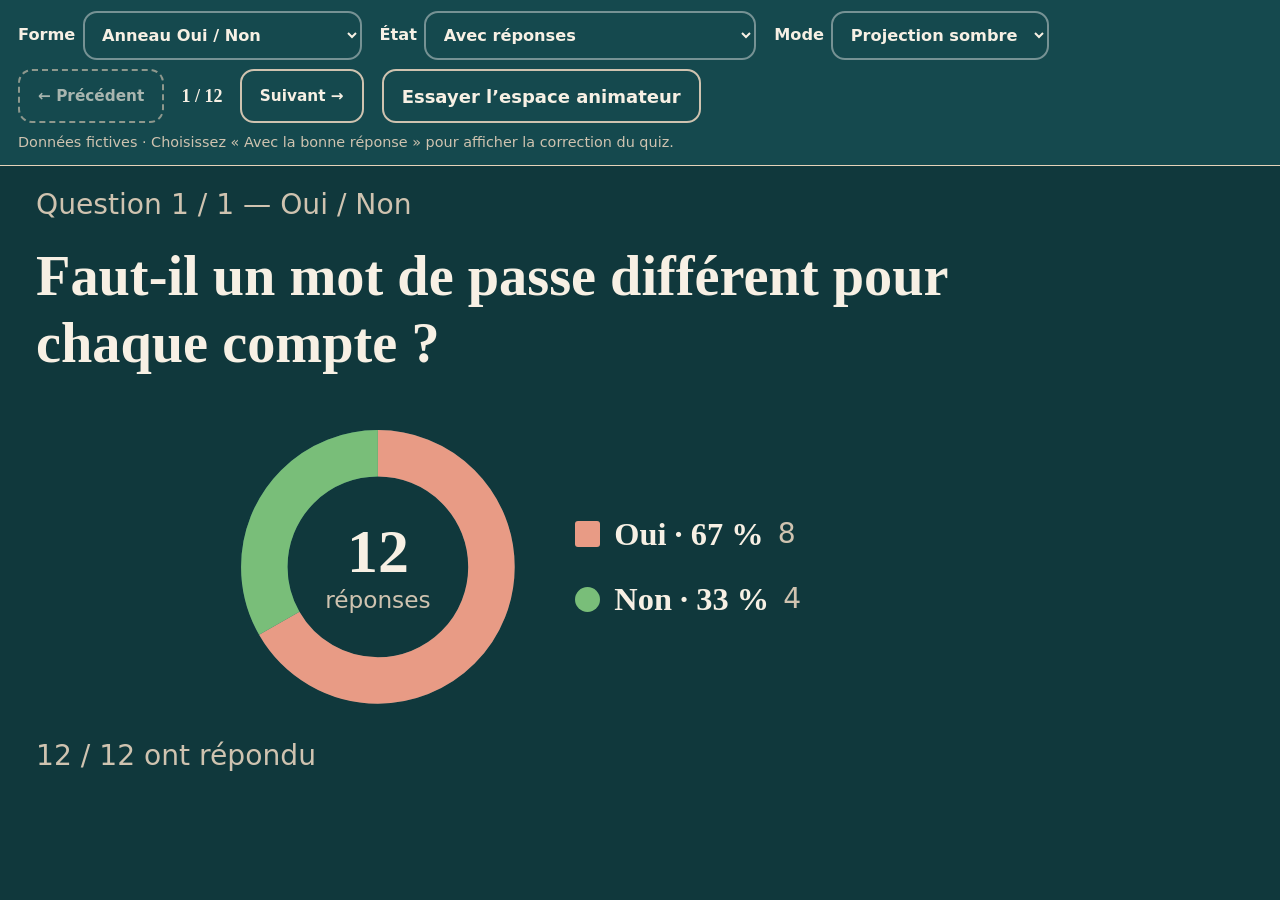
<file: docs/galerie-resultats/apercu-autonome.html>
<!doctype html>
<html lang="fr">
<head>
<meta charset="utf-8">
<meta http-equiv="Content-Security-Policy" content="default-src 'none'; script-src 'unsafe-inline'; style-src 'unsafe-inline'; img-src data:; connect-src 'none'; base-uri 'none'; form-action 'none'">
<meta name="viewport" content="width=device-width, initial-scale=1">
<title>WoocLight — Galerie des résultats</title>
<style>
/* WoocLight — feuille unique pour les trois écrans et la version imprimable.
 * Charte « Papier & Terre » v2 (palette validée le 18/10/2026 comme base provisoire,
 * branche test/nouvelle-charte) : ivoire, terracotta, bleu pétrole pour la projection.
 * Aucune couleur ni logo d'une institution.
 * Trois niveaux de jetons : primitifs (--wl-c-*, valeurs brutes, jamais utilisés par un
 * composant) > rôles (--wl-fond, --wl-texte, --wl-primaire…, redéfinis par thème) >
 * composants (--wl-b1…b7 séries, --wl-postit-*). Une couleur ne s'écrit qu'ici.
 * Contrastes mesurés le 18/10/2026 (formule WCAG, script de la session) :
 *  clair  — texte/ivoire 13,9:1 · texte doux/ivoire 4,6:1 · blanc/primaire 5,5:1 · ok/ivoire 4,5:1
 *           ko/ivoire 5,8:1 · bord de champ/ivoire 3,7:1 · séries b1…b7 de 3,0:1 à 6,5:1 sur ivoire
 *           Variantes de graphes corrigées le 19/10/2026 dans la copie d'essai :
 *           moutarde/trace 3,63:1 ; neutre/trace 3,54:1 (tests/contrastes.js).
 *  projection sombre — ivoire/pétrole 11,2:1 · ivoire/carte 8,9:1 · séries 4,5:1 mini sur la carte
 *           bouton primaire 5,7:1 · ok 5,5:1 · ko 4,9:1 · focus 6,3:1 */

:root {
  /* Niveau 1 — primitifs */
  --wl-c-ivoire: #F7F0E4;  --wl-c-carte: #FFFDF8;  --wl-c-blanc: #FFFFFF;
  --wl-c-brun: #28221E;    --wl-c-brun-doux: #7A6A5C;  --wl-c-brun-bord: #8A7A6A;
  --wl-c-terracotta: #B74322;  --wl-c-terracotta-fonce: #A33C1E;
  --wl-c-petrole: #10383C; --wl-c-petrole-carte: #15494E;
  --wl-c-vert: #3D7D3D;    --wl-c-moutarde: #C99600;   --wl-c-prune: #943D78;

  /* Niveau 2 — rôles, thème clair (ivoire / terracotta) */
  --wl-primaire: var(--wl-c-terracotta);   /* boutons, liens, bandeau */
  --wl-primaire-fonce: var(--wl-c-terracotta-fonce);
  --wl-primaire-clair: #FBEBE1;  /* survol ; primaire dessus 4,7:1 */
  --wl-primaire-pale: #FDF0E8;   /* choix coché ; primaire dessus 4,9:1 */
  --wl-sur-primaire: var(--wl-c-blanc);    /* texte posé sur un fond primaire */
  --wl-accent: #1F6F6B;          /* compte à rebours, état du vote */
  --wl-texte: var(--wl-c-brun);
  --wl-texte-doux: var(--wl-c-brun-doux);
  --wl-fond: var(--wl-c-ivoire);
  --wl-carte: var(--wl-c-carte);
  --wl-bord: #E4D3BA;            /* filets décoratifs, jamais seul pour un champ */
  --wl-champ: var(--wl-c-brun-bord);  /* bord des champs et des cases (3,7:1) */
  --wl-champ-fond: var(--wl-c-carte);
  --wl-trace: #E4D3BA;           /* fond des anneaux, jauge, colonnes, progression : visible aussi sur le fond ivoire */
  --wl-piste: var(--wl-c-ivoire);  /* fond des barres ; les tracés SVG utilisent --wl-trace */
  --wl-ok: #3C7B3C;
  --wl-ok-fond: #EAF3E5;         /* ok dessus 4,5:1 */
  --wl-ko: #B3261E;
  --wl-focus: #1F6F6B;
  --wl-barre: var(--wl-primaire);
  --wl-barre-ok: var(--wl-ok);
  /* Une couleur par réponse (la bonne réponse porte --wl-barre-ok + coche + mention).
     b1 terracotta, b2 vert, b3 moutarde foncée, b4 prune : les quatre couleurs de la charte. */
  --wl-b1: var(--wl-c-terracotta); --wl-b2: var(--wl-c-vert); --wl-b3: #8A6500; --wl-b4: var(--wl-c-prune);
  --wl-b5: #1F6F6B; --wl-b6: #2F5E9E; --wl-b7: var(--wl-c-brun-doux);
  --wl-pastille: var(--wl-b3);
  --wl-pastille-bord: #7A4F00;
  --wl-alerte-fond: #FFF4D6; --wl-alerte-bord: #8A6100; --wl-alerte-texte: #4D3600;
  --wl-moutarde: #E0A22B;        /* anneau « tout le monde a répondu » (décoratif) */
  /* Post-its : fond clair et texte foncé dans tous les thèmes (contraste ≥ 12:1). */
  --wl-postit-texte: var(--wl-c-brun);
  --wl-postit-0: #FFF1A8; --wl-postit-1: #D6EEF6; --wl-postit-2: #EEF3C9;
  --wl-postit-3: #F9DCC8; --wl-postit-4: #F3DDEB; --wl-postit-5: #E4EEDB;
  --wl-postit-sub: #4D3600;
  /* Le QR code reste noir sur blanc pur dans tous les thèmes (lecture par l'appareil photo). */
  --wl-qr-fond: var(--wl-c-blanc);

  --wl-police: Verdana, Geneva, "DejaVu Sans", sans-serif;
  --wl-police-titre: Georgia, "Times New Roman", serif;
  --wl-esp-1: .25rem; --wl-esp-2: .5rem; --wl-esp-3: .75rem; --wl-esp-4: 1rem; --wl-esp-5: 1.5rem; --wl-esp-6: 2rem;
  --wl-rayon-xs: 4px; --wl-rayon-s: 8px; --wl-rayon: 14px; --wl-rayon-pilule: 999px;
  --wl-cible: 3rem; /* 48 px minimum pour toute cible tactile */
  --wl-bord-fin: 1px solid var(--wl-bord);
  --wl-ombre-couleur: rgba(80, 40, 10, .12);
  --wl-ombre: 0 2px 0 var(--wl-bord), 0 8px 18px var(--wl-ombre-couleur);
  --wl-ombre-note: 0 2px 4px rgba(0, 0, 0, .25);
  --wl-voile: rgba(40, 34, 30, .62);
  --wl-sortie: cubic-bezier(.2, .8, .2, 1);
}

* { box-sizing: border-box; }

html { font-size: 112.5%; } /* 18 px : lisible pour tous */

body {
  margin: 0;
  font-family: var(--wl-police);
  line-height: 1.5;
  color: var(--wl-texte);
  background: var(--wl-fond);
}

h1, h2, h3, .brand, .code-big, .q-text, .s-text, .big { font-family: var(--wl-police-titre); }
h1 { font-size: 1.5rem; line-height: 1.3; margin: 0 0 1rem; }
h2 { font-size: 1.2rem; margin: 0 0 var(--wl-esp-3); }
h2 + .meta { margin-top: calc(-1 * var(--wl-esp-1)); margin-bottom: var(--wl-esp-3); } /* sous-titre collé à son titre */
a { color: var(--wl-primaire); }
a:hover { color: var(--wl-primaire-fonce); }
[hidden] { display: none !important; }

:focus-visible { outline: 3px solid var(--wl-focus); outline-offset: 2px; }

.sr-only {
  position: absolute; width: 1px; height: 1px; padding: 0; margin: -1px;
  overflow: hidden; clip: rect(0, 0, 0, 0); white-space: nowrap; border: 0;
}

/* --- Structure ------------------------------------------------------------ */

.topbar {
  display: flex; align-items: center; gap: var(--wl-esp-4); flex-wrap: wrap;
  padding: .6rem var(--wl-esp-4); background: var(--wl-primaire); color: var(--wl-sur-primaire);
  border-bottom: 3px solid var(--wl-primaire-fonce);
}
.admin .topbar { border-bottom-color: var(--wl-c-petrole); }
.participant .topbar { border-bottom-color: var(--wl-b3); }
.brand { font-weight: bold; font-size: 1.25rem; letter-spacing: .01em; }
.topbar-title { flex: 1; min-width: 8rem; font-size: .95rem; overflow-wrap: anywhere; }
.topbar .btn-ghost { color: var(--wl-sur-primaire); border-color: var(--wl-sur-primaire); }
.topbar .btn-ghost:hover { background: var(--wl-primaire-fonce); }
.size-tools { display: flex; gap: .4rem; }
.btn-size { min-width: 2.75rem; padding: .3rem .5rem; font-weight: bold; }
/* Taille du texte réglée par le participant (A− / A+), réglage gardé sur son téléphone. */
html[data-size="1"] { font-size: 125%; }
html[data-size="2"] { font-size: 140%; }

main { max-width: 64rem; margin: 0 auto; padding: 1rem; }
.participant main { max-width: 34rem; }

.card {
  background: var(--wl-carte); border: var(--wl-bord-fin); border-radius: var(--wl-rayon); box-shadow: var(--wl-ombre);
  padding: 1.25rem; margin-bottom: var(--wl-esp-4);
}
/* Changement d'écran participant : fondu court quand une carte devient visible. */
.participant .card:not([hidden]) { animation: wl-fade .25s ease-out; }
.narrow { max-width: 26rem; margin: 2rem auto; }
.center { text-align: center; }
.big { font-size: 1.3rem; font-weight: bold; }
.meta { color: var(--wl-texte-doux); font-size: .9rem; margin: .25rem 0; }
.error { color: var(--wl-ko); font-weight: bold; min-height: 1.5em; margin: .5rem 0; }
.ok { color: var(--wl-ok); }
.ko { color: var(--wl-ko); }
.break { overflow-wrap: anywhere; }

/* États : un symbole accompagne toujours la couleur (jamais la couleur seule). Les symboles sont
   dans ::before, donc hors du texte lu par les tests et copié par l'utilisateur. */
.banner::before { content: "ℹ "; }
.error:not(:empty)::before { content: "⚠ "; }
.join-info::before, .answer-status:not(:empty)::before { content: "✓ "; }
/* État vide (« Aucune session », « Aucune question… ») : cadre en pointillés, pas un simple texte gris. */
li.meta { list-style: none; margin: 0; padding: var(--wl-esp-4); text-align: center;
  border: 2px dashed var(--wl-bord); border-radius: var(--wl-rayon); }
/* Attente : un point qui respire au-dessus du message (désactivé par prefers-reduced-motion). */
#wait .big::before { content: ""; display: block; width: .9rem; height: .9rem; margin: 0 auto var(--wl-esp-3);
  border-radius: 50%; background: var(--wl-accent); animation: wl-respire 2.4s ease-in-out infinite; }

.banner {
  background: var(--wl-alerte-fond); border: 2px solid var(--wl-alerte-bord); color: var(--wl-alerte-texte);
  border-radius: var(--wl-rayon); padding: .75rem 1rem; margin-bottom: 1rem; font-weight: bold;
}

.row { display: flex; gap: var(--wl-esp-2); align-items: center; }
.wrap { flex-wrap: wrap; }
.grow { flex: 1; min-width: 12rem; }
.grid2 { display: grid; gap: var(--wl-esp-4); }
@media (min-width: 52rem) { .grid2 { grid-template-columns: 1fr 1.4fr; } }

.footer { max-width: 34rem; margin: 1rem auto 2rem; padding: 0 1rem; font-size: .85rem; color: var(--wl-texte-doux); }
/* Aligné sur le texte des cartes : marge de main + marge intérieure de .card. */
.participant .footer { padding: 0 2.25rem; }
summary { cursor: pointer; min-height: var(--wl-cible); display: flex; align-items: center; } /* cible tactile de 48 px pour tous les « détails » */
#ed-url { display: inline-flex; align-items: center; min-height: var(--wl-cible); }

/* --- Formulaires et boutons ------------------------------------------------ */

label { display: block; font-weight: bold; margin: .75rem 0 .35rem; }
input, select, textarea {
  font: inherit; color: inherit; width: 100%; min-height: var(--wl-cible);
  padding: .5rem .75rem; border: 2px solid var(--wl-champ); border-radius: var(--wl-rayon); background: var(--wl-champ-fond);
}
input, select, textarea { transition: border-color .15s ease-out; }
input::placeholder, textarea::placeholder { color: var(--wl-texte-doux); opacity: 1; }
input:focus-visible, select:focus-visible, textarea:focus-visible { border-color: var(--wl-focus); }
input:disabled, select:disabled, textarea:disabled { background: var(--wl-piste); color: var(--wl-texte-doux); border-color: var(--wl-bord); cursor: not-allowed; }
input[type="checkbox"], input[type="radio"] { width: 1.5rem; height: 1.5rem; min-height: 0; margin: 0; accent-color: var(--wl-primaire); }
.check { display: flex; gap: .6rem; align-items: center; font-weight: normal; min-height: var(--wl-cible); }
fieldset { border: 1px solid var(--wl-bord); border-radius: var(--wl-rayon); margin: .75rem 0; padding: .5rem 1rem; }
legend { font-weight: bold; padding: 0 .25rem; }

.input-code { font-family: var(--wl-police-titre); font-size: 2rem; letter-spacing: .35em; text-transform: uppercase; text-align: center; font-weight: bold; }

.btn {
  display: inline-flex; align-items: center; justify-content: center; gap: .4rem;
  min-height: var(--wl-cible); min-width: var(--wl-cible); padding: .5rem 1rem;
  font: inherit; font-weight: bold; text-decoration: none; cursor: pointer;
  color: var(--wl-primaire); background: var(--wl-carte);
  border: 2px solid var(--wl-primaire); border-radius: var(--wl-rayon);
  transition: transform .1s ease-out, background-color .15s ease-out;
}
.btn:hover { background: var(--wl-primaire-clair); color: var(--wl-primaire); }
.btn:active { transform: scale(.98); }
.btn:disabled { opacity: .65; border-style: dashed; cursor: not-allowed; } /* pointillés : l'état ne tient pas à l'opacité seule */
.btn-primary { color: var(--wl-sur-primaire); background: var(--wl-primaire); }
.btn-primary:hover { color: var(--wl-sur-primaire); background: var(--wl-primaire-fonce); border-color: var(--wl-primaire-fonce); }
.btn-danger { color: var(--wl-ko); border-color: var(--wl-ko); }
.btn-danger:hover { color: var(--wl-ko); background: var(--wl-alerte-fond); }
.btn-ghost { background: transparent; }
.btn-small { min-width: var(--wl-cible); padding: .25rem .6rem; }
.btn-block { width: 100%; margin-top: .75rem; }

/* --- Participant ------------------------------------------------------------ */

.q-text { font-size: 1.45rem; }
.timer { font-size: 1.2rem; font-weight: bold; color: var(--wl-accent); }
.choices { display: grid; gap: var(--wl-esp-3); }
.choices-2 { grid-template-columns: 1fr 1fr; }
.choices-scale { grid-template-columns: repeat(5, 1fr); } /* 10 notes : deux rangées */
.btn-choice { min-height: 4rem; font-size: 1.2rem; padding: .75rem; white-space: normal; }
.choices-2 .btn-choice { min-height: 6rem; font-size: 1.5rem; font-family: var(--wl-police-titre); }
.choices-scale .btn-choice { font-family: var(--wl-police-titre); font-size: 1.5rem; }
/* Choix sélectionné : brun neutre (13:1), ni rouge (lu « faux ») ni vert (réservé à la bonne réponse). */
.btn-choice[aria-pressed="true"] { color: var(--wl-fond); background: var(--wl-texte); border-color: var(--wl-texte); }
.btn-choice[aria-pressed="true"]::before { content: "✓"; }
.btn-choice:disabled[aria-pressed="true"] { opacity: 1; border-style: solid; }
/* Correction : contour vert foncé (6,4:1) + mention écrite, pas la couleur seule. */
.is-correct { border: 4px solid var(--wl-ok) !important; opacity: 1 !important; }
.is-correct::after { content: "Bonne réponse"; display: block; font-size: .8rem; }
.btn-choice.is-correct::after { width: 100%; }
.btn-choice.is-correct { flex-wrap: wrap; }
.check-big.is-correct { border-radius: var(--wl-rayon); padding: 0 .5rem; flex-wrap: wrap; }
.check-big.is-correct::after { content: "✓ Bonne réponse"; color: var(--wl-ok); font-weight: bold; }
.check-big:has(input:checked) { font-weight: bold; }
.scale-legend { display: flex; justify-content: space-between; color: var(--wl-texte-doux); }
.checks { padding: .25rem .75rem; }
.check-big input { flex-shrink: 0; }
.check-big {
  display: flex; gap: var(--wl-esp-3); align-items: center; font-weight: normal; min-height: 3.5rem; font-size: 1.15rem;
  background: var(--wl-carte); border: 2px solid var(--wl-champ); border-radius: var(--wl-rayon);
  padding: .4rem .75rem; margin-bottom: .5rem;
}
.check-big:has(input:checked) { background: var(--wl-primaire-pale); border-color: var(--wl-primaire); }
.points-left { font-weight: bold; font-size: 1.15rem; color: var(--wl-accent); }
.points-row { display: flex; align-items: center; gap: var(--wl-esp-2); margin: .5rem 0; }
.points-label { flex: 1; font-weight: bold; }
.points-value { min-width: 2.5rem; text-align: center; font-family: var(--wl-police-titre); font-size: 1.4rem; font-weight: bold; }
.btn-step { font-size: 1.5rem; padding: 0; font-family: var(--wl-police-titre); }
.send-bar { margin-top: 1rem; }
.send-bar .error { min-height: 0; margin: .25rem 0; }
.send-hint { margin: 0 0 .5rem; color: var(--wl-texte-doux); font-size: .95rem; }
/* Participant sur grand écran (PC, tablette à l'horizontale) : page plus large,
   texte plus grand, 4 choix ou plus sur deux colonnes. Téléphone inchangé. */
@media (min-width: 900px) {
  .participant main, .participant .footer { max-width: 64rem; }
  .participant .q-text { font-size: 1.8rem; }
  .participant .btn-choice { font-size: 1.35rem; }
  .participant .check-big { font-size: 1.3rem; }
  .participant .choices:has(> :nth-child(4)):not(.choices-scale) { grid-template-columns: 1fr 1fr; }
  .participant .checks:has(> label:nth-of-type(4)) { display: grid; grid-template-columns: 1fr 1fr; column-gap: var(--wl-esp-4); }
}
/* Écran large : « Envoyer » à droite des choix, jamais sous le pli ni par-dessus eux. */
@media (min-width: 700px) {
  #answer-form:has(> .choices, > .checks) { display: grid; grid-template-columns: 1fr 14rem; gap: 0 1.25rem; align-items: start; }
  #answer-form:has(> .choices, > .checks) > .send-bar { grid-column: 2; grid-row: 1 / span 3; margin-top: 0; position: sticky; top: 1rem; }
}
.explain { border-left: 4px solid var(--wl-primaire); padding: .5rem .75rem; background: var(--wl-carte); border-radius: 0 var(--wl-rayon) var(--wl-rayon) 0; margin: .75rem 0 0; }
.join-info { font-weight: bold; color: var(--wl-ok); background: var(--wl-ok-fond); border-left: 4px solid var(--wl-ok); padding: .6rem .8rem; margin: 0 0 1rem; border-radius: 0 var(--wl-rayon) var(--wl-rayon) 0; }
.answer-status { font-weight: bold; color: var(--wl-ok); min-height: 1.5em; }
.my-result { border-top: 2px solid var(--wl-bord); margin-top: 1rem; padding-top: 1rem; }

/* Signaler une difficulté, Oser demander, pseudonyme (téléphone). */
.signal-title { font-size: 1.05rem; margin: 0 0 .6rem; }
.signal-btns { display: grid; grid-template-columns: 1fr; gap: var(--wl-esp-2); } /* téléphone : un bouton par ligne, rien ne déborde */
@media (min-width: 600px) { .signal-btns { grid-template-columns: repeat(3, 1fr); } }
.btn-signal { white-space: normal; font-size: .95rem; padding: .5rem .3rem; min-height: 3.5rem; }
.btn-signal[aria-pressed="true"] { color: var(--wl-fond); background: var(--wl-texte); border-color: var(--wl-texte); }
.ask-form { display: flex; gap: var(--wl-esp-2); }
.ask-form input { flex: 1; min-width: 0; }
.ask-list { list-style: none; margin: .75rem 0 0; padding: 0; display: grid; gap: var(--wl-esp-2); }
.ask-item { display: flex; flex-wrap: wrap; align-items: center; gap: .4rem .75rem; padding: .6rem .75rem;
  background: var(--wl-carte); border: 1px solid var(--wl-bord); border-radius: var(--wl-rayon); }
.ask-text { flex: 1 1 12rem; font-weight: bold; }
.ask-item.is-answered { opacity: .75; }
.ask-item.is-pending { border-style: dashed; border-color: var(--wl-champ); }
.ask-done { color: var(--wl-ok); font-weight: bold; }
.me-card { text-align: center; }
.pseudo-line { font-family: var(--wl-police-titre); font-size: 1.4rem; font-weight: bold; color: var(--wl-primaire); margin: 0; }

/* --- Résultats (projection, animateur, participant) ------------------------ */

.bars { list-style: none; margin: 0; padding: 0; display: grid; gap: .6rem; }
.bar { display: grid; grid-template-columns: minmax(6rem, 30%) 1fr auto; gap: var(--wl-esp-3); align-items: center; }
.bar-label { overflow-wrap: break-word; }
.bar-track { display: block; height: 1.6em; background: var(--wl-piste); border-radius: var(--wl-rayon-pilule); overflow: hidden; box-shadow: inset 0 0 0 1px var(--wl-champ); } /* le contour montre où finit la barre à 100 % */
.bar-fill { display: block; height: 100%; width: 0; background: var(--wl-barre); border-radius: var(--wl-rayon-pilule); transition: width .9s var(--wl-sortie), height .9s var(--wl-sortie); }
.bars:not(.bars-scale) > .bar:nth-child(7n+1) .bar-fill { background: var(--wl-b1); }
.bars:not(.bars-scale) > .bar:nth-child(7n+2) .bar-fill { background: var(--wl-b2); }
.bars:not(.bars-scale) > .bar:nth-child(7n+3) .bar-fill { background: var(--wl-b3); }
.bars:not(.bars-scale) > .bar:nth-child(7n+4) .bar-fill { background: var(--wl-b4); }
.bars:not(.bars-scale) > .bar:nth-child(7n+5) .bar-fill { background: var(--wl-b5); }
.bars:not(.bars-scale) > .bar:nth-child(7n+6) .bar-fill { background: var(--wl-b6); }
.bars:not(.bars-scale) > .bar:nth-child(7n) .bar-fill { background: var(--wl-b7); }
.bars:not(.bars-scale) > .bar.bar-good .bar-fill { background: var(--wl-barre-ok); }
/* Quiz corrigé : le vert ne désigne que la bonne réponse, les autres barres passent en neutre
   (sinon le vert de la série b2 se confondrait avec elle, constaté le 18/10/2026). */
.bars:not(.bars-scale):has(> .bar-good) > .bar:not(.bar-good) .bar-fill { background: var(--wl-b7); }
/* Bonne réponse : cadre vert, libellé en gras (la coche « ✓ » est dans le texte),
   mention écrite sur la projection. Un seul passage, jamais de clignotement. */
.bar-good { outline: 3px solid var(--wl-barre-ok); outline-offset: 3px; border-radius: var(--wl-rayon-s); animation: wl-bonne .5s ease-out; }
.bar-good .bar-label { font-weight: bold; }
.s-results .bar-good .bar-label::after { content: " · Bonne réponse"; font-weight: normal; }
.bar-value { font-family: var(--wl-police-titre); font-weight: bold; white-space: nowrap; }
/* Échelle : colonnes verticales, pour que 10 notes tiennent à l'écran. */
.bars-scale { grid-auto-flow: column; grid-auto-columns: 1fr; align-items: end; gap: .4rem; }
.bars-scale .bar { display: flex; flex-direction: column-reverse; align-items: stretch; gap: .25rem; text-align: center; }
.bars-scale .bar-track { height: 8rem; display: flex; align-items: flex-end; border-radius: var(--wl-rayon-s); }
.bars-scale .bar-fill { width: 100%; height: 0; border-radius: var(--wl-rayon-s); background: var(--wl-b3); }
.s-results .bars-scale .bar-track { height: 40vh; }
.results-none { margin: var(--wl-esp-3) 0; padding: var(--wl-esp-5) var(--wl-esp-4); text-align: center;
  border: 2px dashed var(--wl-bord); border-radius: var(--wl-rayon); }
.s-results .results-none { font-size: 1.1em; }
.results-foot { color: var(--wl-texte-doux); margin-top: .75rem; }
.exo-link { margin: 0 0 1rem; display: flex; gap: var(--wl-esp-3); align-items: center; flex-wrap: wrap; }
.s-link { display: flex; gap: 1.5rem; align-items: center; margin: .25rem 0 1rem; }
.s-link .qr-img { width: 8rem; height: 8rem; image-rendering: pixelated; background: var(--wl-qr-fond); padding: .4rem; border-radius: var(--wl-rayon-s); display: block; }
.s-link-text { margin: 0; font-size: 1.1rem; }
.steps { list-style: none; margin: 0 0 1rem; padding: 0; display: grid; gap: var(--wl-esp-3); }
.step { display: flex; gap: var(--wl-esp-4); align-items: center; justify-content: space-between; padding: .75rem 1rem;
  background: var(--wl-carte); border: 2px solid var(--wl-bord); border-radius: var(--wl-rayon-s); }
.step.is-done { border-color: var(--wl-ok); }
.step-text { flex: 1; }
.step-detail { display: block; margin-top: .25rem; color: var(--wl-texte-doux); font-size: .95rem; }
.btn-fait { min-width: 6.5rem; min-height: 3rem; }
.memo-list { padding-left: 1.2rem; }
.memo-list li { margin-bottom: .8rem; }
.step-actions { display: flex; flex-direction: column; gap: .4rem; align-items: stretch; }
.btn-stuck[aria-pressed="true"] { color: var(--wl-fond); background: var(--wl-texte); border-color: var(--wl-texte); }
.device-line .btn { min-height: 2.5rem; margin-left: .5rem; }
.btn-fait[aria-pressed="true"] { color: var(--wl-sur-primaire); background: var(--wl-ok); border-color: var(--wl-ok); }
.results-compare { font-weight: bold; color: var(--wl-texte); margin-top: .5rem; }
.s-results .results-compare { font-size: 1.3rem; text-align: center; }

/* Anneau Oui / Non, Vrai / Faux (projection). */
.donut { display: flex; flex-wrap: wrap; align-items: center; justify-content: center; gap: 1em 1.5em; }
.donut-svg { width: 11em; height: 11em; flex: none; }
.donut-piste { fill: none; stroke: var(--wl-trace); stroke-width: 18; }
.donut-arc { fill: none; stroke-width: 18; transition: stroke-dasharray 1s var(--wl-sortie), stroke-dashoffset 1s var(--wl-sortie); }
.donut-arc-0 { stroke: var(--wl-b1); }
.donut-arc-1 { stroke: var(--wl-b2); }
.donut-total { fill: var(--wl-texte); font-family: var(--wl-police-titre); font-weight: bold; font-size: 24px; text-anchor: middle; }
.donut-unit { fill: var(--wl-texte-doux); font-size: 9px; text-anchor: middle; }
.donut-legend { list-style: none; margin: 0; padding: 0; display: grid; gap: .6em; }
.donut-legend li { display: flex; align-items: center; gap: .5em; }
.donut-sw { width: .9em; height: .9em; flex: none; }
.donut-sw-0 { background: var(--wl-b1); border-radius: 3px; }   /* carré */
.donut-sw-1 { background: var(--wl-b2); border-radius: 50%; }   /* rond : forme différente */
.donut-name { font-family: var(--wl-police-titre); font-weight: bold; font-size: 1.15em; white-space: nowrap; }
.donut-count { color: var(--wl-texte-doux); }
/* Quiz corrigé : comme les barres, le vert ne désigne que la bonne réponse, l'autre passe en neutre. */
.donut:has(li:nth-child(1).is-good) .donut-arc-0 { stroke: var(--wl-barre-ok); }
.donut:has(li:nth-child(1).is-good) .donut-sw-0 { background: var(--wl-barre-ok); }
.donut:has(li:nth-child(1).is-good) .donut-arc-1 { stroke: var(--wl-b7); }
.donut:has(li:nth-child(1).is-good) .donut-sw-1 { background: var(--wl-b7); }
.donut:has(li:nth-child(2).is-good) .donut-arc-1 { stroke: var(--wl-barre-ok); }
.donut:has(li:nth-child(2).is-good) .donut-sw-1 { background: var(--wl-barre-ok); }
.donut:has(li:nth-child(2).is-good) .donut-arc-0 { stroke: var(--wl-b7); }
.donut:has(li:nth-child(2).is-good) .donut-sw-0 { background: var(--wl-b7); }
.donut-legend .is-good { outline: 3px solid var(--wl-barre-ok); outline-offset: 3px; border-radius: var(--wl-rayon-s); }

/* Jauge d'échelle (projection) : moyenne en demi-cercle + colonnes. */
.scale-view { display: grid; grid-template-columns: auto 1fr; gap: 1.5em; align-items: end; }
.gauge { position: relative; width: 12em; }
.gauge-svg { display: block; width: 100%; height: auto; }
.gauge-track, .gauge-fill { fill: none; stroke-width: 14; stroke-linecap: round; }
.gauge-track { stroke: var(--wl-trace); }
.gauge-fill { stroke: var(--wl-b3); stroke-dasharray: 0 200; transition: stroke-dasharray 1s var(--wl-sortie); }
.gauge-value { position: absolute; left: 0; right: 0; bottom: .1em; margin: 0; text-align: center; color: var(--wl-texte-doux); }
.gauge-value strong { font-family: var(--wl-police-titre); font-size: 2.2em; color: var(--wl-texte); }
.scale-view .bars-scale .bar-track { height: 5.5em; }
.s-results .scale-view .bars-scale .bar-track { height: 22vh; }

.cloud { text-align: center; line-height: 1.25; margin: 0; }
.cloud-word { display: inline-block; margin: .1em .3em; font-family: var(--wl-police-titre); font-weight: bold; transition: font-size .6s var(--wl-sortie); }
.cloud-fit .cloud-word { transition: none; margin: .05em .25em; }
/* Le mot le plus cité respire (lent, 3 % d'amplitude : la lecture n'est pas gênée). */
.cloud-top { animation: wl-respire 6s ease-in-out infinite; }
/* Projection : chaque mot flotte doucement (mouvement vertical seulement : il ne
   fausse pas la mesure de largeur de fitResults). Durée unique de 6 s, phase de
   chaque mot posée par common.js d'après l'horloge ; calque graphique (will-change)
   pour un mouvement fluide sur téléphone, sans recalage au pixel. */
.cloud-fit .cloud-word { animation: wl-flotte 6s ease-in-out infinite; will-change: transform; }
.cloud-fit .cloud-word.cloud-top { animation-name: wl-flotte-top; }
.is-new { animation: wl-pop .4s ease-out; }
.cloud-c0 { color: var(--wl-primaire); }
.cloud-c1 { color: var(--wl-b2); }
.cloud-c2 { color: var(--wl-texte); }
.cloud-c3 { color: var(--wl-b4); }

.wall { list-style: none; margin: 0; padding: 0; display: grid; gap: var(--wl-esp-2); grid-template-columns: repeat(auto-fill, minmax(14rem, 1fr)); }
.wall-item {
  display: flex; justify-content: space-between; align-items: center; gap: var(--wl-esp-2);
  padding: .6rem .8rem; background: var(--wl-carte); border-bottom: 3px solid var(--wl-b1);
  border-radius: var(--wl-rayon-s); overflow-wrap: break-word; box-shadow: var(--wl-ombre);
}
.wall-item:nth-child(6n+2) { border-bottom-color: var(--wl-b2); }
.wall-item:nth-child(6n+3) { border-bottom-color: var(--wl-b3); }
.wall-item:nth-child(6n+4) { border-bottom-color: var(--wl-b4); }
.wall-item:nth-child(6n+5) { border-bottom-color: var(--wl-b5); }
.wall-item:nth-child(6n)   { border-bottom-color: var(--wl-b6); }
.wall-item.is-new, .note.is-new { animation: wl-pose .4s ease-out; }
.wall-hidden { opacity: .5; text-decoration: line-through; }

/* Mur collaboratif, post-it collectif, gommettes. Les post-its gardent un
 * fond clair et un texte foncé dans les deux thèmes (contraste ≥ 12:1). */
.post-text { flex: 1; min-width: 0; }
.wall-item .btn { flex-shrink: 0; white-space: nowrap; }
.wall-collab { grid-template-columns: repeat(auto-fill, minmax(16rem, 1fr)); }
.likes { font-weight: bold; white-space: nowrap; color: var(--wl-ko); }
[data-theme="dark"] .screen .likes { color: var(--wl-ko); }
.btn-like[aria-pressed="true"] { color: var(--wl-sur-primaire); background: var(--wl-ko); border-color: var(--wl-ko); }
.board { display: grid; gap: var(--wl-esp-3); align-items: start; overflow-x: auto; }
.board-col { background: var(--wl-trace); border-radius: var(--wl-rayon); padding: .5rem; min-height: 6rem; }
.board-title { font-size: 1em; margin: .25rem .25rem .5rem; }
.note {
  color: var(--wl-postit-texte); background: var(--wl-postit-0); border-radius: var(--wl-rayon-xs); padding: .5rem .6rem; margin-bottom: .5rem;
  box-shadow: var(--wl-ombre-note); overflow-wrap: break-word;
}
.note-text { margin: 0; font-weight: bold; }
.note-sub { margin: .35rem 0 0; padding-top: .35rem; border-top: 1px dashed var(--wl-postit-sub); }
.note-tools { display: flex; flex-wrap: wrap; gap: .3rem; margin-top: .4rem; }
.note-tools select { width: auto; min-height: 2.5rem; font-size: .85rem; padding: .2rem .4rem; }
.note.board-c0 { background: var(--wl-postit-0); }
.note.board-c1 { background: var(--wl-postit-1); }
.note.board-c2 { background: var(--wl-postit-2); }
.note.board-c3 { background: var(--wl-postit-3); }
.note.board-c4 { background: var(--wl-postit-4); }
.note.board-c5 { background: var(--wl-postit-5); }
.posts { border-top: 2px solid var(--wl-bord); margin-top: 1rem; padding-top: 1rem; }
.posts h2 { font-size: 1.05rem; }
.posts .wall { grid-template-columns: 1fr; }
/* Projection : colonnes égales, assez larges pour un mot long. */
.s-results .wall { grid-template-columns: repeat(auto-fill, minmax(10em, 1fr)); }
.s-results .wall-item { flex-wrap: wrap; overflow-wrap: normal; }
.s-results .wall-item > :first-child { flex: 1 1 auto; min-width: min-content; }
.s-results .wall-item .likes { margin-left: auto; }
.dots-rank { margin: 0; padding-left: 1.8em; display: grid; gap: .6rem; }
.dots-rank li::marker { font-family: var(--wl-police-titre); font-weight: bold; font-size: 1.2em; }
/* Idée large (moins de retours à la ligne), décompte en colonne fixe près des gommettes. */
.dots-row { display: grid; grid-template-columns: minmax(9rem, 50%) minmax(5rem, 1fr) 9em; gap: var(--wl-esp-3); align-items: center; }
.dots-row .bar-value { justify-self: start; }
.dots-row .bar-value { font-size: 1em; }
.dots-text { justify-self: start; background: var(--wl-postit-0); color: var(--wl-postit-texte); border-radius: var(--wl-rayon-xs); padding: .3em .6em; font-weight: bold; box-shadow: var(--wl-ombre-note); }
.dots-grouped { color: var(--wl-postit-sub); font-weight: normal; }
.dots-row.is-new { animation: wl-pose .4s ease-out; }
.dots { display: inline-flex; flex-wrap: wrap; gap: .2em; vertical-align: middle; margin-left: .3em; }
.dot { width: .9em; height: .9em; border-radius: 50%; background: var(--wl-pastille); border: 2px solid var(--wl-pastille-bord); }

/* « Quitter » en fin de session : respiration lente (cycle de 3,6 s, moins d'un éclat par seconde). */
.blink { animation: wl-respire-btn 3.6s ease-in-out infinite; }

/* --- Animations : courtes et douces, jouées au changement réel d'une donnée --- */
@keyframes wl-pop { from { opacity: 0; transform: scale(.6); } 60% { transform: scale(1.08); } to { opacity: 1; transform: none; } }
@keyframes wl-pose { from { opacity: 0; transform: translateY(-8px); } to { opacity: 1; transform: none; } }
@keyframes wl-fade { from { opacity: 0; } to { opacity: 1; } }
@keyframes wl-bonne { from { outline-color: transparent; outline-offset: 12px; } to { outline-color: var(--wl-barre-ok); outline-offset: 3px; } }
@keyframes wl-respire { 0%, 100% { transform: scale(1); } 50% { transform: scale(1.03); } }
@keyframes wl-flotte { 0%, 100% { transform: translateY(0); } 50% { transform: translateY(-.08em); } }
@keyframes wl-flotte-top { 0%, 100% { transform: translateY(0) scale(1); } 50% { transform: translateY(-.06em) scale(1.04); } }
@keyframes wl-respire-btn { 50% { background: var(--wl-primaire); color: var(--wl-sur-primaire); } }
@keyframes wl-anneau { 0% { transform: scale(.7); opacity: 0; } 25% { opacity: 1; } 100% { transform: scale(1.25); opacity: 0; } }
@keyframes wl-roll { from { transform: translateY(100vh); } to { transform: none; } }
@media (prefers-reduced-motion: reduce) {
  *, *::before, *::after { transition: none !important; animation: none !important; }
}

/* --- Animateur ---------------------------------------------------------------- */

/* Sur PC, utiliser la largeur disponible et garder les quatre onglets accessibles
   pendant la lecture d'une longue liste de questions. Les appareils étroits gardent
   la disposition existante. */
@media (min-width: 1100px) {
  .admin main { width: 100%; max-width: 84rem; padding: var(--wl-esp-5) var(--wl-esp-6); }
  .admin #editor > .tabs, .admin #sessions > .tabs {
    position: sticky; top: 0; z-index: 5; background: var(--wl-fond);
    box-shadow: 0 2px 0 var(--wl-bord);
  }
}

.list { list-style: none; padding: 0; margin: 0; }
.list-item {
  display: flex; flex-wrap: wrap; gap: var(--wl-esp-3); align-items: center;
  padding: .75rem; border: 1px solid var(--wl-bord); border-radius: var(--wl-rayon);
  background: var(--wl-carte); margin-bottom: var(--wl-esp-2); box-shadow: 0 2px 0 var(--wl-bord);
  transition: border-color .15s ease-out;
}
.list-item:hover { border-color: var(--wl-champ); }
.q-list { counter-reset: q; }
.q-list .list-item::before {
  counter-increment: q; content: counter(q); display: inline-flex; align-items: center; justify-content: center;
  min-width: 2rem; height: 2rem; border-radius: var(--wl-rayon-pilule); background: var(--wl-piste);
  font-family: var(--wl-police-titre); font-weight: bold;
}
.q-list .is-current::before { background: var(--wl-primaire); color: var(--wl-sur-primaire); }
.is-current { border: 3px solid var(--wl-primaire); background: var(--wl-primaire-pale); }
.code-big { font-size: 1.6rem; letter-spacing: .15em; }
.live-text { font-family: var(--wl-police-titre); font-size: 1.2rem; font-weight: bold; }
.live-state { font-weight: bold; color: var(--wl-accent); }
.live-results { margin-top: 1rem; }
.qr-admin .qr-img { width: 12rem; height: 12rem; image-rendering: pixelated; border-radius: var(--wl-rayon-s); }
dialog { border: var(--wl-bord-fin); border-radius: var(--wl-rayon); width: min(40rem, 94vw); padding: 1.5rem; background: var(--wl-carte); color: var(--wl-texte); box-shadow: 0 20px 50px var(--wl-voile); }
dialog::backdrop { background: var(--wl-voile); }
.gen-detail { display: block; }
.btn:has(+ input:focus-visible) { outline: 3px solid var(--wl-focus); outline-offset: 2px; } /* champ fichier masqué : le focus se voit sur son bouton */
label.btn { cursor: pointer; }
.gen-list .check { align-items: flex-start; }
.gen-list input { margin-top: .3rem; }

/* Compteurs de signaux (anonymes) au-dessus du pilotage. */
.signals { display: flex; flex-wrap: wrap; gap: .4rem; margin: 0 0 .5rem; }
.signal-count { padding: .2rem .6rem; border-radius: var(--wl-rayon-pilule); background: var(--wl-trace); color: var(--wl-texte); font-size: .9rem; }
.signal-count.is-on { background: var(--wl-alerte-fond); color: var(--wl-alerte-texte); border: 2px solid var(--wl-alerte-bord); font-weight: bold; }
.cron-state { margin: .75rem 0 0; padding: .4rem .7rem; border-radius: var(--wl-rayon); font-size: .9rem; }
.cron-state.is-ok { color: var(--wl-ok); }
.cron-state.is-ko { background: var(--wl-alerte-fond); color: var(--wl-alerte-texte); border: 2px solid var(--wl-alerte-bord); }
.ranking { margin: .5rem 0 0; padding-left: 0; list-style: none; display: grid; gap: .25rem; }

/* --- Projection ------------------------------------------------------------- */

.screen { min-height: 100vh; font-size: clamp(1rem, 2.2vw, 2.2rem); } /* thème clair de projection = jetons de :root */
/* Projection sombre : bleu pétrole. Carte plus claire que le fond (1,27:1) pour que les
   cartes se détachent ; toutes les couleurs ci-dessous passent sur le fond ET sur la carte. */
[data-theme="dark"] .screen {
  --wl-fond: var(--wl-c-petrole); --wl-carte: var(--wl-c-petrole-carte);
  --wl-texte: var(--wl-c-ivoire); --wl-texte-doux: #CFC3B0;
  --wl-bord: #769294; --wl-piste: #2B6166; --wl-trace: #2B6166; --wl-champ: #769294; --wl-champ-fond: var(--wl-c-petrole-carte);
  --wl-primaire: #E89B85; --wl-primaire-fonce: #E89B85; --wl-primaire-clair: var(--wl-c-petrole-carte); --wl-primaire-pale: var(--wl-c-petrole-carte);
  --wl-sur-primaire: var(--wl-c-petrole);
  --wl-barre: #E89B85; --wl-barre-ok: #7FD36B; --wl-ok: #7FD36B; --wl-ok-fond: var(--wl-c-petrole-carte);
  --wl-ko: #FF9A8A; --wl-accent: #6FD0C8; --wl-focus: #F5C84C;
  --wl-b1: #E89B85; --wl-b2: #79BE79; --wl-b3: #DDA500; --wl-b4: #D69DC4;
  --wl-b5: #6FD0C8; --wl-b6: #8DB8F0; --wl-b7: #CFC3B0;
  --wl-pastille: #DDA500; --wl-pastille-bord: #F5C84C; --wl-moutarde: #DDA500;
  --wl-ombre-couleur: rgba(0, 0, 0, .35); --wl-ombre: 0 2px 0 var(--wl-ombre-couleur);
}
/* Cartes visibles au vidéoprojecteur (les noirs y sont écrasés) : contour 3:1 sur le fond. */
[data-theme="dark"] .screen .wall-item { border-top: 2px solid var(--wl-bord); border-left: 2px solid var(--wl-bord); border-right: 2px solid var(--wl-bord); }
[data-theme="dark"] .screen .explain, [data-theme="dark"] .screen .s-explain { border-top: 2px solid var(--wl-bord); border-right: 2px solid var(--wl-bord); border-bottom: 2px solid var(--wl-bord); }
[data-theme="dark"] .screen .btn { color: var(--wl-texte); border-color: var(--wl-texte-doux); background: transparent; }
[data-theme="dark"] .screen .btn:hover { background: var(--wl-carte); }
[data-theme="dark"] .screen .btn-primary { color: var(--wl-sur-primaire); background: var(--wl-primaire); border-color: var(--wl-primaire); }
/* Mesuré le 15/10/2026 : sans cette règle, le survol (collé après un appui sur
   téléphone) donne au bouton principal le fond des cartes avec son texte foncé. */
[data-theme="dark"] .screen .btn-primary:hover { color: var(--wl-sur-primaire); background: var(--wl-primaire); border-color: var(--wl-primaire); }
[data-theme="dark"] .screen .banner { color: var(--wl-alerte-texte); }
body.screen { background: var(--wl-fond); color: var(--wl-texte); }
.screen-head { display: flex; align-items: center; gap: var(--wl-esp-4); padding: 1rem 2rem; flex-wrap: wrap; }
.s-title { flex: 1; font-family: var(--wl-police); font-weight: normal; font-size: 1em; margin: 0; color: var(--wl-texte-doux); }
.screen-tools { display: flex; gap: var(--wl-esp-2); align-items: center; font-size: 1rem; }
.s-count { font-weight: bold; margin-right: 1rem; }
.screen-main { max-width: none; padding: 1rem 2rem 2rem; margin-right: clamp(11rem, 20vw, 20rem); }
.s-meta { color: var(--wl-texte-doux); margin: 0; }
.s-text { font-size: 2em; line-height: 1.2; margin: .3em 0 .6em; }
.s-timer { font-family: var(--wl-police-titre); font-size: 1.6em; font-weight: bold; color: var(--wl-accent); margin: 0 0 .5em; }
.s-timer-low { color: var(--wl-ko) !important; }
.s-results .bar-track { height: 1.4em; }
.s-results .bar-value { font-size: 1.3em; }
.s-results .dots-row .bar-value { font-size: 1em; }
.s-results .cloud { font-size: 1.4em; }
.s-waiting { text-align: center; font-size: 1.2em; margin-top: .5em; }
.s-waiting p { margin: .2em 0; }
.s-answered { position: relative; display: inline-block; padding: .1em .6em; font-family: var(--wl-police-titre); font-size: 1.6em; font-weight: bold; }
.s-all { color: var(--wl-barre-ok); }
.s-all::before { content: "✓ "; }
/* « Tout le monde a répondu » : anneau moutarde qui s'élargit une seule fois (1,2 s). */
.s-answered::after { content: ""; position: absolute; inset: 0; border: 4px solid var(--wl-moutarde); border-radius: var(--wl-rayon-pilule); opacity: 0; pointer-events: none; }
.is-complete .s-answered::after { animation: wl-anneau 1.2s ease-out 1; }
.s-progress { display: block; width: min(24em, 60%); height: .5em; margin: .3em auto .6em; background: var(--wl-trace); border-radius: var(--wl-rayon-pilule); overflow: hidden; }
.s-progress-fill { display: block; width: 0; height: 100%; background: var(--wl-accent); border-radius: var(--wl-rayon-pilule); transition: width .5s var(--wl-sortie); }
.s-explain { border-left: .25em solid var(--wl-barre-ok); padding: .4em .7em; margin: .6em 0 0; font-size: .8em; line-height: 1.35; background: var(--wl-carte); border-radius: 0 var(--wl-rayon) var(--wl-rayon) 0; }
.s-hint { font-size: .8em; color: var(--wl-texte-doux); margin: .4em 0 0; }
.recap-title { font-size: 1.2em; margin: 1rem 0 .5rem; }
.recap { margin: 0; padding-left: 1.4em; text-align: left; }
.recap li { margin: .35em 0; }
.recap-q { display: block; color: var(--wl-texte-doux); font-size: .85em; }
.recap-a { display: block; }
.recap-box { text-align: left; }
#s-ended { padding-top: .5em; }
.s-thanks { text-align: center; margin: 0 0 .3em; }
#s-recap { font-size: 1.2em; font-family: var(--wl-police-titre); }
#s-ended:has(.recap) .s-thanks { font-size: 1.1em; }
#s-recap .recap-title { color: var(--wl-primaire); font-family: var(--wl-police); font-size: .55em; letter-spacing: .2em; text-transform: uppercase; text-align: center; }
#s-recap .explain { border: 0; background: transparent; text-align: center; max-width: 80%; margin: .3em auto 0; line-height: 1.35; }
/* Plus de 6 questions : récap sur deux colonnes, lisible de loin. */
#s-recap .recap:has(> li:nth-child(7)) { columns: 2; column-gap: 3em; }
#s-recap .recap li { break-inside: avoid; }
.tabs { display: flex; gap: .25rem; flex-wrap: wrap; border-bottom: 2px solid var(--wl-bord); margin: 1rem 0; }
.tab {
  font: inherit; font-weight: bold; color: var(--wl-texte-doux); background: none; border: 0; cursor: pointer;
  padding: .7rem 1.1rem; min-height: var(--wl-cible); border-bottom: 3px solid transparent; margin-bottom: -2px;
}
.tab { border-radius: var(--wl-rayon-s) var(--wl-rayon-s) 0 0; }
.tab:hover { color: var(--wl-primaire); background: var(--wl-primaire-pale); }
.tab[aria-selected="true"] { color: var(--wl-primaire); border-bottom-color: var(--wl-primaire); background: var(--wl-carte); }
.tab:focus-visible { outline: 3px solid var(--wl-focus); outline-offset: 2px; }
.pre-wrap { white-space: pre-wrap; }
.bilan-board { display: grid; gap: var(--wl-esp-4); grid-template-columns: repeat(auto-fill, minmax(22rem, 1fr)); margin-top: 1rem; }
.bilan-q { border: 1px solid var(--wl-bord); border-radius: var(--wl-rayon); padding: .75rem; background: var(--wl-carte); }
.bilan-q h3 { font-size: 1rem; margin: 0; }
.s-pcount { font-size: 1.1rem; padding: 0 .5rem; }
.s-welcome { text-align: center; margin-top: 3em; }
.s-join-line { font-size: 1.8em; margin: .4em 0; }
.code-big { font-weight: bold; }
.s-welcome .code-big { font-size: 1.6em; letter-spacing: .2em; color: var(--wl-primaire); }
.qr-corner {
  position: fixed; right: 1.5rem; bottom: 1.5rem; width: clamp(10rem, 18vw, 18rem);
  background: var(--wl-qr-fond); color: var(--wl-postit-texte); border-radius: var(--wl-rayon); padding: .75rem; text-align: center;
  box-shadow: var(--wl-ombre);
}
.qr-corner .qr-img { width: 100%; height: auto; image-rendering: pixelated; display: block; }
.qr-code { margin: .3rem 0 0; font-size: clamp(.9rem, 1.6vw, 1.6rem); }
/* Pilotage (animateur connecté) : barre en bas à gauche, hors du QR code. */
.s-pilot { position: fixed; left: 1.5rem; bottom: 1rem; display: flex; gap: var(--wl-esp-2); align-items: center; flex-wrap: wrap; font-size: 1rem; }
.s-keys { font-size: .85rem; color: var(--wl-texte-doux); }
/* La barre de pilotage s'arrête avant le QR code (elle passait dessous, mesuré le 18/10/2026 à 768 et 1440 px). */
.s-pilot { max-width: calc(100% - clamp(10rem, 18vw, 18rem) - 3.5rem); }
.s-live .s-pilot { max-width: calc(100% - clamp(6rem, 9vw, 9rem) - 3.5rem); }
.s-noqr:not(.s-qr-big) .s-pilot { max-width: none; }
.screen-main { padding-bottom: 5rem; }
/* Résultats affichés : en-tête, question et QR réduits. */
.s-live .screen-head { padding: .6rem 2rem .9rem; }
.s-live .s-meta { font-size: max(.7em, .85rem); margin-top: .6em; } /* jamais sous 15 px */
.s-live .s-text { font-size: .95em; margin: .1em 0 .9em; }
.s-live .s-results .bar-track { height: 1.5em; }
/* Projection : colonne des choix plus large (moins de retours à la ligne). */
.s-results .bars:not(.bars-scale) > .bar { grid-template-columns: minmax(8rem, 42%) 1fr auto; }
.s-live .s-timer { font-size: 1.2em; }
.s-live .screen-main { margin-right: clamp(7rem, 11vw, 11rem); padding: .3rem 2rem 0; }
.s-live .qr-corner { width: clamp(6rem, 9vw, 9rem); padding: .4rem; }
.s-live .qr-code { font-size: clamp(.85rem, 1vw, 1rem); }
/* Touche Q : QR code en grand au centre. */
.s-qr-big .qr-corner { right: 50%; bottom: 50%; transform: translate(50%, 50%); width: min(70vh, 60vw); padding: 1rem; }
.s-qr-big .qr-code { font-size: clamp(1.2rem, 3vw, 3rem); }
/* Fin de session : la conclusion monte du bas de l'écran (générique, 7 s, une fois). */
.s-roll { animation: wl-roll 7s cubic-bezier(.25, .6, .3, 1); }
/* Calque gardé après la montée : sans lui, Chrome redessine le texte à l'arrêt
   et le recale au pixel (petit saut constaté le 15/10/2026, hypothèse non vérifiée). */
#s-recap { will-change: transform; backface-visibility: hidden; }
.s-rolling { overflow: hidden; }
/* Projection sur écran étroit (téléphone, tablette en portrait) : la marge
   réservée au QR code prenait près de la moitié de la largeur (nuage à 251 px
   sur 449, mesuré le 16/10/2026). Le QR reste en bas à droite. */
@media (max-width: 760px) {
  .screen-main, .s-live .screen-main { margin-right: 0; }
  .qr-corner, .s-live .qr-corner { width: 5.5rem; padding: .3rem; right: .75rem; bottom: .75rem; }
  .s-pilot { max-width: calc(100% - 8rem); }
  .s-keys { display: none; } /* pas de clavier sur un téléphone */
  /* Gommettes : l'idée sur toute la largeur, puis pastilles et décompte dessous (la
     grille à largeurs minimales débordait de l'écran : 509 px mesurés sur 390, 16/10/2026). */
  .dots-row { grid-template-columns: 1fr auto; }
  .dots-row .dots-text { grid-column: 1 / -1; }
  .dots-rank { padding-left: 1.4em; }
  .screen-main { padding-bottom: 8rem; } /* le QR code, fixé en bas à droite, ne cache plus la dernière ligne */
  .screen-head { padding: .75rem 1rem; }
  .screen-tools { flex-wrap: wrap; gap: .35rem; }
  .screen-tools .btn { font-size: .85rem; min-height: 2.75rem; padding: .3rem .6rem; }
  .s-count { margin-right: .35rem; }
  /* Boutons du pilotage plus compacts (cible tactile 44 px gardée). */
  .s-pilot { gap: .35rem; }
  .s-pilot .btn { font-size: .9rem; min-height: 2.75rem; padding: .3rem .75rem; }
}
/* Écran tactile étroit : glisser remplace Précédente / Suivante. */
.s-swipe { display: none; font-size: .85rem; color: var(--wl-texte-doux); }
@media (max-width: 760px) and (pointer: coarse) {
  #p-prev, #p-next, #p-step.s-swipe-only { display: none; }
  .s-swipe { display: inline; }
}
/* QR masqué depuis l'espace animateur : la place va au contenu. */
.s-noqr:not(.s-qr-big) .qr-corner { display: none; }
.s-noqr .screen-main { margin-right: 0; }

/* Projection : « Oser demander » et podium (à la demande de l'animateur). */
.s-show-title { font-family: var(--wl-police-titre); font-size: 1.4em; margin: .2em 0 .6em; }
.s-asks { list-style: none; margin: 0; padding: 0; display: grid; gap: .5em; }
.s-ask { display: flex; align-items: center; gap: 1em; padding: .5em .8em; background: var(--wl-carte);
  border-radius: var(--wl-rayon); border-left: .3em solid var(--wl-primaire); }
.s-ask-text { flex: 1; }
.s-ask-votes { font-family: var(--wl-police-titre); font-weight: bold; white-space: nowrap; }
.s-ask.is-answered { opacity: .6; border-left-color: var(--wl-ok); }
[data-theme="dark"] .screen .s-ask { border-top: 2px solid var(--wl-bord); border-right: 2px solid var(--wl-bord); border-bottom: 2px solid var(--wl-bord); }
.s-podium { display: flex; justify-content: center; align-items: flex-end; gap: 1.5em; margin-top: 1em; }
.s-step { flex: 0 1 14em; text-align: center; border-radius: var(--wl-rayon) var(--wl-rayon) 0 0; padding: .6em .5em 0;
  background: var(--wl-carte); border: 2px solid var(--wl-bord); }
.s-step-1 { min-height: 9em; border-color: var(--wl-pastille); border-width: 4px; }
.s-step-2 { min-height: 7em; }
.s-step-3 { min-height: 5.5em; }
.s-step-names { font-family: var(--wl-police-titre); font-weight: bold; font-size: 1.1em; margin: 0 0 .2em; }
.s-step-score { margin: 0; color: var(--wl-texte-doux); }
.s-step-rank { font-family: var(--wl-police-titre); font-size: 2em; font-weight: bold; color: var(--wl-pastille); margin: .2em 0; }

/* --- Impression ---------------------------------------------------------------- */

.print { background: var(--wl-qr-fond); padding: 1.5rem; max-width: 60rem; margin: 0 auto; }
.print table { width: 100%; border-collapse: collapse; margin-bottom: 1.5rem; }
.print td { border: 1px solid var(--wl-bord); padding: .4rem .6rem; }
.print td:last-child { width: 8rem; text-align: right; }
.print section { break-inside: avoid; }
@media print {
  html { font-size: 11pt; }
  .no-print, .topbar, .footer { display: none !important; }
  .print { padding: 0; }
}

/* Formulaire d'ajout d'un thème : étiquette et champ sur une ligne, l'un sous l'autre sur écran étroit. */
.form-grid { display: grid; grid-template-columns: max-content 1fr; gap: var(--wl-esp-2) 1rem; align-items: center; margin: .5rem 0; }
.form-grid input { width: 100%; min-width: 0; box-sizing: border-box; }
#seance-new-raw, #seance-prompt { width: 100%; box-sizing: border-box; }
@media (max-width: 760px) { .form-grid { grid-template-columns: 1fr; } }

/* Barre de commandes de la galerie seulement ; les rendus utilisent assets/style.css. */
.g-bar { display: flex; flex-wrap: wrap; gap: .5rem 1rem; align-items: center; padding: .6rem 1rem; background: var(--wl-carte); border-bottom: var(--wl-bord-fin); color: var(--wl-texte); font-size: 1rem; }
.g-bar label { display: flex; align-items: center; gap: .4rem; margin: 0; font-size: .9rem; }
.g-bar select { width: auto; min-height: 2.75rem; }
.g-note { font-size: .8rem; color: var(--wl-texte-doux); }
.g-navigation { display: flex; align-items: center; flex-wrap: wrap; gap: var(--wl-esp-2); }
.g-navigation .btn { min-height: var(--wl-cible); font-size: .85rem; }
.g-position { font-family: var(--wl-police-titre); font-weight: bold; min-width: 3.2rem; text-align: center; }
#g-body.mode-participant, #g-body.mode-admin { font-size: 1rem; }
#g-body.mode-participant #g-main, #g-body.mode-admin #g-main { max-width: 34rem; margin: 0 auto; padding: 1rem; }
#g-body.mode-admin #g-main { max-width: 64rem; }
#g-body.mode-participant #g-main, #g-body.mode-admin #g-main { margin-right: auto; }
#g-body.mode-participant #g-text, #g-body.mode-admin #g-text { font-size: 1.45rem; }
@media (max-width: 760px) { .g-bar label { display: block; flex: 1 1 100%; min-width: 0; } .g-bar select { display: block; width: 100%; max-width: 100%; margin-top: .25rem; } }
@media (max-width: 760px) { .g-navigation { width: 100%; justify-content: space-between; } .g-navigation .btn { flex: 1; } }

</style>

</head>
<body class="screen" id="g-body">
<div class="g-bar" id="g-bar">
  <label>Forme <select id="g-type"></select></label>
  <label>État <select id="g-state" aria-describedby="g-note"></select></label>
  <label>Mode <select id="g-mode">
    <option value="screen-dark">Projection sombre</option>
    <option value="screen-light">Projection claire</option>
    <option value="participant">Participant</option>
    <option value="admin">Animateur</option>
  </select></label>
  <div class="g-navigation" role="group" aria-label="Parcourir les formes de résultats">
    <button id="g-previous" class="btn btn-ghost" type="button">← Précédent</button>
    <span id="g-position" class="g-position" role="status" aria-live="polite"></span>
    <button id="g-next" class="btn" type="button">Suivant →</button>
  </div>
  <a class="btn" href="../simulation/index.html">Essayer l’espace animateur</a>
  <span class="g-note" id="g-note" role="status" aria-live="polite">Données fictives · Choisissez une forme, un état et un mode.</span>
</div>
<main class="screen-main" id="g-main">
  <p class="s-meta" id="g-meta"></p>
  <h1 class="s-text" id="g-text"></h1>
  <div id="g-out"></div>
</main>
<script>
/* Outils partagés par les trois écrans : construction du DOM (jamais
 * d'innerHTML : tout texte reçu passe par textContent), appels à l'API,
 * rafraîchissement conditionnel (ETag), QR code et affichage des résultats. */
'use strict';

var WL = (function () {
  /** Crée un élément : el('p', {class: 'x'}, 'texte', autreElement). */
  function el(tag, attrs) {
    var node = document.createElement(tag);
    Object.keys(attrs || {}).forEach(function (k) {
      var v = attrs[k];
      if (v === null || v === undefined || v === false) return;
      if (k.indexOf('on') === 0) node.addEventListener(k.slice(2), v);
      else if (k === 'text') node.textContent = v;
      else node.setAttribute(k, v === true ? '' : v);
    });
    for (var i = 2; i < arguments.length; i++) {
      var c = arguments[i];
      if (c === null || c === undefined || c === false) continue;
      node.appendChild(typeof c === 'string' || typeof c === 'number' ? document.createTextNode(String(c)) : c);
    }
    return node;
  }

  function $(id) { return document.getElementById(id); }

  function clear(node) {
    while (node.firstChild) node.removeChild(node.firstChild);
    return node;
  }

  function show(node, visible) { node.hidden = !visible; }

  /** Appel à api.php. Résout {status, data} ; rejette seulement si le réseau
   *  est coupé (status 0). opts : method, body, query, headers, etag. */
  function api(action, opts) {
    opts = opts || {};
    var url = 'api.php?action=' + encodeURIComponent(action) + (opts.query ? '&' + opts.query : '');
    var headers = Object.assign({ 'X-WL': '1' }, opts.headers || {});
    if (opts.etag) headers['If-None-Match'] = opts.etag;
    var init = { method: opts.method || 'GET', headers: headers, credentials: 'same-origin', cache: 'no-store' };
    if (opts.body) {
      init.method = 'POST';
      headers['Content-Type'] = 'application/json';
      init.body = JSON.stringify(opts.body);
    }
    return fetch(url, init).then(function (res) {
      if (res.status === 304) return { status: 304, data: null, etag: opts.etag };
      return res.json().catch(function () { return { ok: false, error: 'Réponse illisible du serveur.' }; })
        .then(function (data) { return { status: res.status, data: data, etag: res.headers.get('ETag') }; });
    });
  }

  /** Rafraîchit une ressource toutes les pollMs (2 s par défaut) avec ETag :
   *  le serveur répond 304 sans corps tant que rien n'a changé. Pause quand
   *  l'onglet est masqué ; reprise espacée (jusqu'à 15 s) si le réseau tombe. */
  function Poller(action, query, onData, onStatus) {
    this.action = action;
    this.query = query;
    this.onData = onData;
    this.onStatus = onStatus || function () {};
    this.etag = null;
    this.delay = 2000;
    this.failures = 0;
    this.timer = null;
    this.stopped = false;
    var self = this;
    document.addEventListener('visibilitychange', function () {
      if (!document.hidden && !self.stopped) self.now();
    });
  }
  Poller.prototype.now = function () {
    clearTimeout(this.timer);
    this.tick();
  };
  Poller.prototype.refresh = function () {
    this.etag = null;
    this.now();
  };
  Poller.prototype.stop = function () {
    this.stopped = true;
    clearTimeout(this.timer);
  };
  Poller.prototype.schedule = function (ms) {
    var self = this;
    clearTimeout(this.timer);
    if (!this.stopped) this.timer = setTimeout(function () { self.tick(); }, ms);
  };
  Poller.prototype.tick = function () {
    var self = this;
    if (document.hidden) return; // reprise au retour sur l'onglet
    api(this.action, { query: this.query, etag: this.etag }).then(function (r) {
      if (self.failures) self.onStatus('online');
      self.failures = 0;
      if (r.status === 200) {
        self.etag = r.etag;
        if (r.data.pollMs) self.delay = Math.max(1000, r.data.pollMs);
        self.onData(r.data);
      } else if (r.status !== 304) {
        self.onStatus('error', r);
      }
      self.schedule(self.delay);
    }, function () {
      self.failures++;
      self.onStatus('offline');
      self.schedule(Math.min(15000, self.delay * Math.pow(2, self.failures - 1)));
    });
  };

  /** QR code en image (data:), sans dépendance externe. */
  function qr(container, text, cell, alt) {
    var q = qrcode(0, 'M');
    // L'encodeur ne garde que 8 bits par caractère : une adresse avec « 中 » deviendrait « - ». URL().href la réduit à de l'ASCII.
    try { text = new URL(text).href; } catch (e) { /* pas une URL : texte brut */ }
    q.addData(text);
    q.make();
    clear(container).appendChild(el('img', {
      src: q.createDataURL(cell || 6, 2), alt: alt || 'QR code pour rejoindre : ' + text, class: 'qr-img'
    }));
  }

  /** Nom de domaine d'un lien https, ou null (lien refusé : rien n'est affiché). */
  function linkHost(url) {
    try {
      var u = new URL(url);
      return u.protocol === 'https:' ? u.hostname : null;
    } catch (e) { return null; }
  }

  var TYPES = {
    yesno: 'Oui / Non', truefalse: 'Vrai / Faux', mcq: 'QCM', poll: 'Sondage',
    wordcloud: 'Nuage de mots', text: 'Réponse libre', scale: 'Échelle', points: 'Classement par points',
    wall: 'Mur collaboratif', postit: 'Post-it collectif', dots: 'Vote par gommettes', steps: 'Défi à étapes'
  };

  function plural(n, word) { return n + ' ' + word + (n > 1 ? 's' : ''); }

  /** Libellés des barres : choix, ou notes 1..N pour une échelle. */
  function labels(q) {
    if (q.type !== 'scale') return q.options;
    var out = [];
    for (var i = 1; i <= q.scaleMax; i++) out.push(String(i));
    return out;
  }

  /** Barres (choix, sondage, points) ou colonnes (échelle, pour que 10 notes
   *  tiennent sur la projection). Si les barres de la même question sont déjà
   *  affichées, elles sont mises à jour sur place : la longueur s'anime
   *  (transition CSS) au lieu de repartir de zéro. */
  function bars(container, q, res) {
    var max = Math.max.apply(null, res.counts.concat([1]));
    var sum = res.counts.reduce(function (a, b) { return a + b; }, 0);
    var names = labels(q);
    var columns = q.type === 'scale';
    var list = container.querySelector('ul.bars');
    var fresh = !list || list.getAttribute('data-q') !== q.id + names.length;
    if (fresh) {
      list = el('ul', { class: 'bars' + (columns ? ' bars-scale' : ''), 'data-q': q.id + names.length });
      names.forEach(function (_, i) {
        list.appendChild(el('li', { class: 'bar', 'data-i': String(i) }, el('span', { class: 'bar-label' }),
          el('span', { class: 'bar-track' }, el('span', { class: 'bar-fill' })), el('span', { class: 'bar-value' })));
      });
    }
    var items = Array.prototype.slice.call(list.children).sort(function (a, b) {
      return a.getAttribute('data-i') - b.getAttribute('data-i');
    });
    names.forEach(function (label, i) {
      var n = res.counts[i] || 0;
      var good = q.correct && q.correct.indexOf(i) !== -1;
      var pct = q.type === 'points' ? (sum ? Math.round(100 * n / sum) : 0)
        : (res.total ? Math.round(100 * n / res.total) : 0);
      var li = items[i];
      li.className = 'bar' + (good ? ' bar-good' : '');
      li.children[0].textContent = (good ? '✓ ' : '') + label;
      li.children[2].textContent = columns ? String(n) : q.type === 'points' ? plural(n, 'point') : n + ' (' + pct + ' %)';
      var fill = li.children[1].firstChild;
      var size = Math.round(100 * n / max) + '%';
      var apply = function () { fill.style[columns ? 'height' : 'width'] = size; };
      if (fresh) requestAnimationFrame(function () { requestAnimationFrame(apply); });
      else apply();
    });
    if (q.type === 'points') sortByPoints(list, items, res.counts);
    return list;
  }

  /** Classement par points : du plus au moins de points, à égalité l'ordre des
   *  choix. Les barres gardent leur élément (la longueur s'anime) ; on ne les
   *  déplace que si l'ordre change, sinon la transition repartirait. */
  function sortByPoints(list, items, counts) {
    var order = items.map(function (_, i) { return i; }).sort(function (a, b) {
      return (counts[b] || 0) - (counts[a] || 0) || a - b;
    });
    var moved = order.some(function (i, k) { return list.children[k] !== items[i]; });
    if (moved) order.forEach(function (i) { list.appendChild(items[i]); });
  }

  /** Mémoire des éléments déjà affichés pour une question : seuls les
   *  nouveaux mots ou nouvelles réponses jouent l'animation d'apparition. */
  function memory(container, q) {
    // Map et non objet : un mot saisi comme « constructor » ou « __proto__ »
    // ne doit pas tomber sur une propriété héritée.
    if (!container.wlMemory || container.wlMemory.q !== q.id) container.wlMemory = { q: q.id, nodes: new Map() };
    return container.wlMemory.nodes;
  }

  function keep(nodes, key, make) {
    if (nodes.has(key)) return nodes.get(key);
    var node = make();
    node.classList.add('is-new');
    node.setAttribute('data-key', String(key));
    node.addEventListener('animationend', function () { node.classList.remove('is-new'); });
    nodes.set(key, node);
    return node;
  }

  /** Libellé du type ; un QCM précise s'il attend une ou plusieurs réponses. */
  function typeLabel(q) {
    if (q.type !== 'mcq') return TYPES[q.type];
    return TYPES.mcq + (q.multi ? ' — plusieurs réponses possibles' : ' — une seule réponse');
  }

  /** Couleur d'un post-it : au hasard mais stable (tirée de son identifiant).
   *  Jamais par participant : ses idées seraient reliées entre elles (anonymat). */
  function noteColor(id) {
    var h = 0;
    for (var i = 0; i < id.length; i++) h = (h * 31 + id.charCodeAt(i)) % 997;
    return 'board-c' + (h % 6);
  }

  /** Fin de session : récap (une ligne par question) puis conclusion. */
  function renderRecap(container, d) {
    clear(container);
    if (d.recap && d.recap.length) {
      container.appendChild(el('h2', { class: 'recap-title' }, 'Ce qu\'on retient de l\'atelier'));
      var list = el('ol', { class: 'recap' });
      d.recap.forEach(function (r) {
        list.appendChild(el('li', null, el('span', { class: 'recap-q' }, r.text), el('strong', { class: 'recap-a' }, r.summary)));
      });
      container.appendChild(list);
    }
    if (d.conclusion) {
      // Titre « À retenir » ; le même début dans le texte est retiré (pas de doublon).
      container.appendChild(el('h2', { class: 'recap-title' }, 'À retenir'));
      var text = d.conclusion.replace(/^\s*(?:[àa]\s+)?retenir\s*:\s*/i, '');
      container.appendChild(el('p', { class: 'explain recap-conclusion' }, text.charAt(0).toUpperCase() + text.slice(1)));
    }
  }

  /** Couleur stable d'un mot (elle ne change pas quand l'ordre change). */
  function colorOf(text) {
    var h = 0;
    for (var i = 0; i < text.length; i++) h = (h * 31 + text.charCodeAt(i)) % 997;
    return 'cloud-c' + (h % 4);
  }

  /** Nuage : taille de police proportionnelle à la fréquence (1 à 4 em). Sur la
   *  projection (.s-results), les tailles sont relatives et fitResults() ajuste
   *  l'ensemble pour qu'il tienne dans l'écran, quel que soit le nombre de mots. */
  function cloud(container, q, words) {
    var nodes = memory(container, q);
    var fit = container.classList.contains('s-results');
    var max = words.reduce(function (m, w) { return Math.max(m, w.n); }, 1);
    var box = el('p', { class: 'cloud' + (fit ? ' cloud-fit' : '') });
    words.forEach(function (w) {
      var span = keep(nodes, w.text.toLowerCase(), function () {
        return el('span', { class: 'cloud-word ' + colorOf(w.text.toLowerCase()) }, w.text);
      });
      span.textContent = w.text;
      span.title = w.n + ' fois';
      span.classList.toggle('cloud-top', w.n === max && words.length > 1);
      span.style.fontSize = (fit ? 0.35 + 0.65 * w.n / max : 1 + 3 * w.n / max).toFixed(2) + 'em';
      // Flottement : phase calculée d'après l'horloge, propre à chaque mot. Une
      // mise à jour recrée l'animation sans saut (elle reprend où elle en était).
      if (fit) {
        var h = 0, key = w.text.toLowerCase();
        for (var i = 0; i < key.length; i++) h = (h * 31 + key.charCodeAt(i)) % 997;
        span.style.animationDelay = -((Date.now() + 1000 * (h % 6)) % 6000) + 'ms';
      }
      box.appendChild(span);
      box.appendChild(document.createTextNode(' '));
    });
    return box;
  }

  /** Projection : le bloc de résultats (barres ou nuage, total, explication)
   *  doit finir au-dessus de la barre de pilotage, sans défilement. Nuage :
   *  agrandi au plus grand corps qui tient. Autres résultats : corps réduit
   *  seulement s'ils débordent (longs choix sur deux lignes, nombreux choix).
   *  À rappeler après chaque affichage et quand la fenêtre change de taille. */
  /** Bas utilisable de la projection : au-dessus de la barre de pilotage
   *  quand elle est affichée (sa hauteur dépend de la feuille de style). */
  function screenLimit() {
    var pilot = document.getElementById('s-pilot');
    return pilot && !pilot.hidden ? pilot.getBoundingClientRect().top - 12 : window.innerHeight - 40;
  }

  function fitResults(container) {
    var limit = screenLimit();
    var cloudBox = container.querySelector('.cloud-fit');
    var box = cloudBox || container;
    var fits = function () {
      return container.getBoundingClientRect().bottom <= limit && (!cloudBox || box.scrollWidth <= box.clientWidth);
    };
    box.style.fontSize = '';
    var lo = 12, hi = cloudBox ? 160 : parseFloat(getComputedStyle(box).fontSize);
    if (!cloudBox && fits()) return;
    for (var i = 0; i < 9; i++) {
      var mid = (lo + hi) / 2;
      box.style.fontSize = mid + 'px';
      if (fits()) lo = mid; else hi = mid;
    }
    box.style.fontSize = lo + 'px';
  }

  /** Mur de réponses libres. onHide(id, hidden) : boutons de modération (animateur). */
  function wall(container, q, texts, onHide) {
    var nodes = memory(container, q);
    var list = el('ul', { class: 'wall' });
    texts.forEach(function (t) {
      var item = keep(nodes, t.id, function () { return el('li', { class: 'wall-item' }, el('span')); });
      item.classList.toggle('wall-hidden', !!t.hidden);
      item.firstChild.textContent = t.text;
      if (item.childNodes[1]) item.removeChild(item.childNodes[1]);
      if (onHide) {
        item.appendChild(el('button', {
          type: 'button', class: 'btn btn-small',
          onclick: function () { onHide(t.id, !t.hidden); }
        }, t.hidden ? 'Réafficher' : 'Masquer'));
      }
      list.appendChild(item);
    });
    return list;
  }

  /** Mur collaboratif : cartes, les plus aimées d'abord. */
  function wallCards(container, q, posts, opts) {
    var nodes = memory(container, q);
    var list = el('ul', { class: 'wall wall-collab' });
    posts.forEach(function (p) {
      var item = keep(nodes, p.id, function () { return el('li', { class: 'wall-item' }); });
      clear(item).appendChild(el('span', { class: 'post-text' }, p.text));
      item.classList.toggle('wall-hidden', !!p.hidden);
      item.appendChild(el('span', { class: 'likes' }, '♥ ' + p.likes + ' j\'aime'));
      if (opts.onHide) item.appendChild(hideButton(p, opts.onHide));
      list.appendChild(item);
    });
    return list;
  }

  function hideButton(p, onHide) {
    return el('button', { type: 'button', class: 'btn btn-small', onclick: function () { onHide(p.id, !p.hidden); } },
      p.hidden ? 'Réafficher' : 'Masquer');
  }

  /** Post-it collectif : une colonne par catégorie, post-its regroupés empilés
   *  sous leur post-it principal. opts.onAdmin(pid, op, arg) : outils animateur. */
  function board(container, q, res, opts) {
    var nodes = memory(container, q);
    var top = res.posts.filter(function (p) { return !p.parent; });
    var grid = el('div', { class: 'board' });
    grid.style.gridTemplateColumns = 'repeat(' + res.columns.length + ', minmax(10rem, 1fr))';
    res.columns.forEach(function (name, c) {
      var col = el('section', { class: 'board-col' }, el('h3', { class: 'board-title' }, name));
      top.filter(function (p) { return p.col === c; }).forEach(function (p) {
        var note = keep(nodes, p.id, function () { return el('div', { class: 'note ' + noteColor(p.id) }); });
        clear(note).appendChild(el('p', { class: 'note-text' }, p.text));
        note.classList.toggle('wall-hidden', !!p.hidden);
        if (opts.onAdmin) note.appendChild(noteTools(p, top, res.columns, opts));
        res.posts.filter(function (ch) { return ch.parent === p.id; }).forEach(function (ch) {
          var sub = el('p', { class: 'note-sub' + (ch.hidden ? ' wall-hidden' : '') }, '+ ' + ch.text);
          if (opts.onAdmin) {
            sub.appendChild(el('button', { type: 'button', class: 'btn btn-small', onclick: function () { opts.onAdmin(ch.id, 'ungroup'); } }, 'Détacher'));
            sub.appendChild(hideButton(ch, opts.onHide));
          }
          note.appendChild(sub);
        });
        col.appendChild(note);
      });
      grid.appendChild(col);
    });
    return grid;
  }

  /** Outils animateur d'un post-it : masquer, changer de colonne, regrouper. */
  function noteTools(p, top, columns, opts) {
    var tools = el('div', { class: 'note-tools' }, hideButton(p, opts.onHide));
    if (columns.length > 1) {
      var move = el('select', { 'aria-label': 'Déplacer vers la colonne', onchange: function () { opts.onAdmin(p.id, 'move', Number(move.value)); } },
        el('option', { value: '' }, 'Déplacer…'));
      columns.forEach(function (name, c) { if (c !== p.col) move.appendChild(el('option', { value: c }, name)); });
      tools.appendChild(move);
    }
    var others = top.filter(function (o) { return o.id !== p.id; });
    if (others.length) {
      var group = el('select', { 'aria-label': 'Regrouper sous un autre post-it', onchange: function () { opts.onAdmin(p.id, 'group', group.value); } },
        el('option', { value: '' }, 'Regrouper sous…'));
      others.forEach(function (o) { group.appendChild(el('option', { value: o.id }, o.text.slice(0, 40))); });
      tools.appendChild(group);
    }
    return tools;
  }

  /** Gommettes : classement des idées, une pastille par gommette reçue. */
  function dotsRanking(container, q, items) {
    var nodes = memory(container, q);
    var list = el('ol', { class: 'dots-rank' });
    items.forEach(function (it) {
      var row = keep(nodes, it.id, function () { return el('li', { class: 'dots-row' }); });
      var pills = el('span', { class: 'dots', 'aria-hidden': 'true' });
      for (var i = 0; i < Math.min(it.n, 40); i++) pills.appendChild(el('span', { class: 'dot' }));
      clear(row).appendChild(el('span', { class: 'dots-text' }, it.text,
        it.grouped.length ? el('small', { class: 'dots-grouped' }, ' (+ ' + it.grouped.join(' ; ') + ')') : null));
      row.appendChild(pills);
      row.appendChild(el('span', { class: 'bar-value' }, plural(it.n, 'gommette')));
      list.appendChild(row);
    });
    return list;
  }

  /** Affiche les résultats d'une question dans container. opts : onHide
   *  (modération, animateur), onAdmin (outils post-it, animateur),
   *  participants (projection : décompte « 3 / 5 »). Une
   *  fonction seule vaut onHide. */
  function renderResults(container, q, res, opts) {
    opts = typeof opts === 'function' ? { onHide: opts } : (opts || {});
    var onHide = opts.onHide;
    if (!res) { clear(container); return; }
    // Glissement des lignes réordonnées : mur et gommettes seulement. Sur le nuage,
    // les mots encore décalés faussaient fitResults (police divisée par 2 à chaque
    // mise à jour, mesuré le 16/10/2026).
    var before = WL.measure && (q.type === 'wall' || q.type === 'dots') ? WL.measure(container) : null;
    var onScreen = container.classList.contains('s-results');
    var node;
    var none = function (text) { return el('p', { class: 'meta results-none' }, text); };
    if (q.type === 'wall') {
      node = res.posts.length ? wallCards(container, q, res.posts, opts) : none('Aucun message pour le moment.');
    } else if (q.type === 'postit') {
      node = board(container, q, res, opts);
    } else if (q.type === 'dots') {
      node = res.items.length ? dotsRanking(container, q, res.items) : none('Aucune idée à départager : publiez d\'abord le post-it (ou le mur) source.');
    } else if (q.type === 'wordcloud') {
      node = res.words.length ? cloud(container, q, res.words) : none('Aucun mot pour le moment.');
    } else if (q.type === 'text') {
      node = res.texts.length ? wall(container, q, res.texts, onHide) : none('Aucune réponse pour le moment.');
    } else if (onScreen && WL.donut && (q.type === 'yesno' || q.type === 'truefalse')) {
      node = WL.donut(container, q, res);
    } else if (onScreen && WL.scaleView && q.type === 'scale') {
      node = WL.scaleView(container, bars(container, q, res), q, res);
    } else {
      node = bars(container, q, res);
    }
    // Des barres déjà en place restent attachées : retirées puis remises,
    // elles perdraient leur transition.
    if (node.parentNode === container) {
      while (container.lastChild !== node) container.removeChild(container.lastChild);
      while (container.firstChild !== node) container.removeChild(container.firstChild);
    } else {
      clear(container).appendChild(node);
    }
    var post = q.type === 'wall' || q.type === 'postit';
    // Projection : « 3 / 5 ont répondu » (opts.participants), ailleurs le total seul.
    var foot = !post && opts.participants ? res.total + ' / ' + opts.participants + (q.type === 'steps' ? ' ont commencé' : ' ont répondu')
      : plural(res.total, q.type === 'wall' ? 'message' : q.type === 'postit' ? 'post-it' : 'réponse');
    if (q.type === 'scale' && res.average !== null) foot += ' — moyenne ' + String(res.average).replace('.', ',') + ' / ' + q.scaleMax;
    if (q.type === 'steps') foot += ' — ' + res.finished + (res.finished > 1 ? ' ont' : ' a') + ' terminé toutes les étapes';
    container.appendChild(el('p', { class: 'results-foot' }, foot));
    if (res.compare) container.appendChild(el('p', { class: 'results-compare' }, compareText(res.compare)));
    if (before && WL.playFlip) WL.playFlip(container, before);
  }

  /** Avant / après, en une ligne (même texte que `wl_compare_text` côté PHP). */
  function compareText(c) {
    var fmt = function (v) { return String(v).replace('.', ','); };
    var unit = function (v) { return c.kind === 'average' ? fmt(v) + ' / ' + c.max : v + ' % de bonnes réponses'; };
    var d = Math.round((c.after - c.before) * 10) / 10;
    var delta = d === 0 ? 'stable' : (d > 0 ? '+' : '−') + fmt(Math.abs(d)) + (c.kind === 'average' ? '' : ' points');
    var who = c.same ? 'mêmes ' + c.nCommon + ' personnes' : 'personnes différentes : ' + c.nBefore + ' puis ' + c.nAfter + ' réponses';
    return 'Avant : ' + unit(c.before) + ' — Après : ' + unit(c.after) + ' (' + delta + ' ; ' + who + ')';
  }

  /** Secondes restantes avant closesAt, corrigées du décalage d'horloge. */
  function remaining(closesAt, offset) {
    return Math.max(0, Math.ceil(closesAt - (Date.now() / 1000 + offset)));
  }

  function formatTime(s) {
    var m = Math.floor(s / 60);
    return m + ':' + String(s % 60).padStart(2, '0');
  }

  return {
    el: el, $: $, clear: clear, memory: memory, keep: keep, show: show, api: api, Poller: Poller, qr: qr, fitResults: fitResults, screenLimit: screenLimit, typeLabel: typeLabel, noteColor: noteColor, renderRecap: renderRecap,
    TYPES: TYPES, plural: plural, renderResults: renderResults, compareText: compareText, linkHost: linkHost,
    remaining: remaining, formatTime: formatTime
  };
}());

</script>
<script>
/* Graphiques de WoocLight : anneau Oui/Non, jauge d'échelle, compteur de
 * réponses, glissement des lignes réordonnées. À charger après common.js.
 * Aucun style écrit dans le HTML : tout passe par des classes ou par la CSSOM
 * (element.style.x = …), autorisée par la politique de sécurité. Chaque forme
 * est mise à jour sur place : la transition CSS ne joue qu'au changement réel
 * d'une valeur, jamais à chaque rafraîchissement de 2 s. */
'use strict';

(function () {
  var el = WL.el, SVGNS = 'http://www.w3.org/2000/svg';

  function calm() { return !!(window.matchMedia && matchMedia('(prefers-reduced-motion: reduce)').matches); }

  function svg(tag, attrs) {
    var n = document.createElementNS(SVGNS, tag);
    Object.keys(attrs || {}).forEach(function (k) { n.setAttribute(k, attrs[k]); });
    return n;
  }

  /** Applique après deux images : l'élément neuf part de sa valeur de départ
   *  (transition jouée) ; un élément existant reçoit la valeur tout de suite. */
  function later(fresh, fn) {
    if (fresh) requestAnimationFrame(function () { requestAnimationFrame(fn); }); else fn();
  }

  // --- Anneau (Oui / Non, Vrai / Faux), projection ---------------------------

  var R = 44, C = 2 * Math.PI * R;

  /** res.counts = [premier choix, second choix] ; q.options = leurs libellés. */
  WL.donut = function (container, q, res) {
    var key = q.id + 'd';
    var box = container.querySelector('.donut');
    var fresh = !box || box.getAttribute('data-q') !== key;
    var names = q.options;
    if (fresh) {
      var s = svg('svg', { viewBox: '0 0 120 120', class: 'donut-svg', 'aria-hidden': 'true', focusable: 'false' });
      s.appendChild(svg('circle', { cx: 60, cy: 60, r: R, class: 'donut-piste' }));
      names.forEach(function (n, i) {
        s.appendChild(svg('circle', { cx: 60, cy: 60, r: R, class: 'donut-arc donut-arc-' + i, transform: 'rotate(-90 60 60)' }));
      });
      s.appendChild(svg('text', { x: 60, y: 62, class: 'donut-total' }));
      s.appendChild(svg('text', { x: 60, y: 76, class: 'donut-unit' }));
      var legend = el('ul', { class: 'donut-legend' });
      names.forEach(function (n, i) {
        legend.appendChild(el('li', null, el('span', { class: 'donut-sw donut-sw-' + i, 'aria-hidden': 'true' }),
          el('span', { class: 'donut-name' }), el('span', { class: 'donut-count' })));
      });
      box = el('div', { class: 'donut', 'data-q': key }, s, legend);
    }
    var total = res.total || 0, offset = 0;
    var arcs = box.querySelectorAll('.donut-arc');
    names.forEach(function (n, i) {
      var count = res.counts[i] || 0;
      var pct = total ? Math.round(100 * count / total) : 0;
      var good = q.correct && q.correct.indexOf(i) !== -1;
      var len = total ? C * count / total : 0, off = offset;
      offset += len;
      later(fresh, function () {
        arcs[i].style.strokeDasharray = len.toFixed(1) + ' ' + C.toFixed(1);
        arcs[i].style.strokeDashoffset = (-off).toFixed(1);
      });
      var li = box.querySelector('.donut-legend').children[i];
      li.className = good ? 'is-good' : '';
      li.children[1].textContent = (good ? '✓ ' : '') + n + ' · ' + pct + ' %' + (good ? ' · Bonne réponse' : '');
      li.children[2].textContent = String(count);
    });
    box.querySelector('.donut-total').textContent = String(total);
    box.querySelector('.donut-unit').textContent = total > 1 ? 'réponses' : 'réponse';
    return box;
  };

  // --- Jauge d'échelle (moyenne) + colonnes, projection ----------------------

  /** list = le <ul class="bars bars-scale"> rendu par bars(). Retourne le
   *  bloc .scale-view (jauge + colonnes), réutilisé d'un rafraîchissement à l'autre. */
  WL.scaleView = function (container, list, q, res) {
    var view = container.querySelector('.scale-view');
    var fresh = !view || list.parentNode !== view;
    if (fresh) {
      var s = svg('svg', { viewBox: '0 0 120 70', class: 'gauge-svg', 'aria-hidden': 'true', focusable: 'false' });
      var d = 'M10 62 A50 50 0 0 1 110 62';
      s.appendChild(svg('path', { d: d, class: 'gauge-track', pathLength: '100' }));
      s.appendChild(svg('path', { d: d, class: 'gauge-fill', pathLength: '100' }));
      var gauge = el('div', { class: 'gauge' }, s, el('p', { class: 'gauge-value' }, el('strong'), el('span')));
      view = el('div', { class: 'scale-view' }, gauge);
      view.appendChild(list);
    }
    var avg = res.average;
    var pct = avg === null || avg === undefined ? 0 : Math.max(0, Math.min(100, 100 * avg / q.scaleMax));
    var fill = view.querySelector('.gauge-fill');
    // Un tiret de longueur zéro à bouts arrondis dessine un point : à 0 on masque le remplissage (point orange en début et en fin de jauge, vu le 18/10/2026).
    later(fresh, function () { fill.style.strokeDasharray = pct.toFixed(1) + ' 200'; fill.style.opacity = pct > 0 ? '' : '0'; });
    var value = view.querySelector('.gauge-value');
    value.firstChild.textContent = avg === null || avg === undefined ? '–' : String(avg).replace('.', ',');
    value.lastChild.textContent = ' / ' + q.scaleMax;
    return view;
  };

  // --- Compteur « 3 / 5 ont répondu » ----------------------------------------

  /** Remplace le bloc d'attente de screen.js : barre de progression qui avance,
   *  anneau moutarde joué une fois quand tout le monde a répondu. */
  WL.counter = function (container, qid, text, done, total, all, msg) {
    var box = container.firstChild;
    var fresh = !box || !box.getAttribute || box.getAttribute('data-q') !== qid;
    if (fresh) {
      box = el('div', { class: 's-waiting', 'data-q': qid },
        el('p', { class: 's-answered' }),
        el('span', { class: 's-progress', role: 'progressbar', 'aria-label': 'Réponses reçues', 'aria-valuemin': '0' },
          el('span', { class: 's-progress-fill' })),
        el('p', { class: 's-msg' }));
      WL.clear(container).appendChild(box);
    }
    var p = box.firstChild, bar = box.children[1];
    p.className = 's-answered' + (all ? ' s-all' : '');
    p.textContent = text;
    box.lastChild.textContent = msg;
    bar.setAttribute('aria-valuemax', String(total));
    bar.setAttribute('aria-valuenow', String(done));
    var w = total ? Math.min(100, Math.round(100 * done / total)) + '%' : '0%';
    later(fresh, function () { bar.firstChild.style.width = w; });
    box.classList.toggle('is-complete', !!all); // l'anneau ne rejoue que si « all » repasse de faux à vrai
  };

  // --- Glissement des lignes réordonnées (classement) ------------------------

  /** À appeler AVANT de reconstruire la liste : position de chaque élément
   *  portant data-key (posé par WL.keep). */
  WL.measure = function (container) {
    var map = new Map();
    Array.prototype.forEach.call(container.querySelectorAll('[data-key]'), function (n) {
      var r = n.getBoundingClientRect();
      map.set(n.getAttribute('data-key'), { x: r.left, y: r.top });
    });
    return map;
  };

  /** À appeler APRÈS : chaque élément qui a changé de place glisse de son
   *  ancienne position à la nouvelle (0,6 s). Aucun mouvement si l'ordre est stable. */
  WL.playFlip = function (container, before) {
    if (!before || !before.size || calm()) return;
    Array.prototype.forEach.call(container.querySelectorAll('[data-key]'), function (n) {
      var old = before.get(n.getAttribute('data-key'));
      if (!old) return;
      var r = n.getBoundingClientRect();
      var dx = old.x - r.left, dy = old.y - r.top;
      if (Math.abs(dx) + Math.abs(dy) < 2) return;
      n.style.transition = 'none';
      n.style.transform = 'translate(' + dx + 'px,' + dy + 'px)';
      void n.offsetWidth;
      n.style.transition = 'transform .6s ease';
      n.style.transform = '';
      n.addEventListener('transitionend', function done() {
        n.style.transition = '';
        n.removeEventListener('transitionend', done);
      });
    });
  };
}());

</script>
<script>
/* Galerie des résultats : les 12 formes, les états adaptés à chacune, 4 modes, avec les vraies fonctions de
 * rendu de l'application. Données fictives. Paramètres d'adresse : #type=poll&etat=reponses&mode=screen-dark */
'use strict';
(function () {
  var $ = WL.$;
  var OPTS = ['Réseau A', 'Réseau B', 'Réseau C', 'Réseau D'];
  var FORMS = [
    { id: 'yesno', label: 'Anneau Oui / Non', q: { type: 'yesno', text: 'Faut-il un mot de passe différent pour chaque compte ?', options: ['Oui', 'Non'], correct: [0] },
      res: { total: 12, counts: [8, 4] }, empty: { total: 0, counts: [0, 0] } },
    { id: 'poll', label: 'Barres de sondage', q: { type: 'poll', text: 'Le réseau que vous ouvrez le plus ?', options: OPTS },
      res: { total: 12, counts: [6, 4, 1, 1] }, empty: { total: 0, counts: [0, 0, 0, 0] } },
    { id: 'mcq', label: 'QCM, une réponse', q: { type: 'mcq', multi: false, text: 'Quel mot de passe est le plus solide ?', options: ['azerty123', 'Sa date de naissance', 'Trois mots au hasard', 'Le prénom du chat'], correct: [2] },
      res: { total: 12, counts: [1, 3, 7, 1] }, empty: { total: 0, counts: [0, 0, 0, 0] } },
    { id: 'mcqm', label: 'QCM, réponses multiples', q: { type: 'mcq', multi: true, text: 'Quelles informations éviter de publier ?', options: ['Votre adresse', 'Une photo de vacances', 'Votre code bancaire', 'Un avis sur un film'], correct: [0, 2] },
      res: { total: 12, counts: [9, 3, 11, 2] }, empty: { total: 0, counts: [0, 0, 0, 0] } },
    { id: 'scale', label: 'Échelle', q: { type: 'scale', text: 'Vos mots de passe sont-ils assez sûrs ?', scaleMax: 5, options: [] },
      res: { total: 12, counts: [1, 2, 4, 3, 2], average: 3.3 }, empty: { total: 0, counts: [0, 0, 0, 0, 0], average: null } },
    { id: 'wordcloud', label: 'Nuage de mots', q: { type: 'wordcloud', text: 'Un mot pour « mot de passe » ?', options: [] },
      res: { total: 12, words: [{ text: 'Oubli', n: 5 }, { text: 'Code', n: 3 }, { text: 'Clé', n: 3 }, { text: 'Carnet', n: 2 }, { text: 'Sécurité', n: 2 }, { text: 'Stress', n: 1 }, { text: 'Protection', n: 1 }] },
      empty: { total: 0, words: [] } },
    { id: 'text', label: 'Réponses libres', q: { type: 'text', text: 'Qu\'est-ce qui vous inquiète le plus ?', options: [] },
      res: { total: 4, texts: [{ id: 't1', text: 'Les faux messages de ma banque' }, { id: 't2', text: 'Oublier mon mot de passe' }, { id: 't3', text: 'Un message masqué par l\'animateur', hidden: true }, { id: 't4', text: 'Les arnaques au téléphone' }] },
      empty: { total: 0, texts: [] } },
    { id: 'steps', label: 'Défi à étapes', q: { type: 'steps', text: 'Activez la double authentification', options: ['Ouvrir les réglages', 'Choisir « Sécurité »', 'Activer le code par SMS', 'Tester la connexion'] },
      res: { total: 12, counts: [12, 10, 7, 4], finished: 4 }, empty: { total: 0, counts: [0, 0, 0, 0], finished: 0 } },
    { id: 'points', label: 'Classement à points', q: { type: 'points', text: 'Répartissez 10 points : quoi protéger d\'abord ?', options: ['Mes photos', 'Mon compte bancaire', 'Ma messagerie', 'Mes réseaux sociaux'], budget: 10 },
      res: { total: 12, counts: [18, 52, 31, 19] }, empty: { total: 0, counts: [0, 0, 0, 0] } },
    { id: 'wall', label: 'Mur de contributions', q: { type: 'wall', text: 'Une astuce pour retenir un mot de passe ?', options: [] },
      res: { total: 5, posts: [{ id: 'n1', text: 'Une phrase de chanson', likes: 4 }, { id: 'n2', text: 'Trois mots au hasard', likes: 2 }, { id: 'n3', text: 'Un carnet rangé', likes: 1 }, { id: 'n4', text: 'Les initiales d\'une phrase', likes: 0, hidden: true }] },
      empty: { total: 0, posts: [] } },
    { id: 'postit', label: 'Post-it collectif', q: { type: 'postit', text: 'Que faire en cas de message suspect ?', options: [] },
      res: { total: 5, columns: ['Je le signale', 'Je l\'ignore', 'Je demande conseil'], posts: [{ id: 'p1', text: 'Appeler ma banque', col: 2 }, { id: 'p2', text: 'Ne pas cliquer', col: 1 }, { id: 'p3', text: 'Transférer au 33700', col: 0 }, { id: 'p4', text: 'Supprimer', col: 1, parent: 'p2' }, { id: 'p5', text: 'En parler à un proche', col: 2 }] },
      empty: { total: 0, columns: ['Je le signale', 'Je l\'ignore', 'Je demande conseil'], posts: [] } },
    { id: 'dots', label: 'Gommettes', q: { type: 'dots', text: 'Quelle idée retenez-vous ?', options: [] },
      res: { total: 12, items: [{ id: 'd1', text: 'Un mot de passe par site', n: 7, grouped: [] }, { id: 'd2', text: 'Trois mots au hasard', n: 4, grouped: ['Une phrase longue'] }, { id: 'd3', text: 'Un carnet rangé', n: 1, grouped: [] }] },
      empty: { total: 0, items: [] } }
  ];
  FORMS.forEach(function (f, i) { f.q.id = 'g' + i; });
  var STATES = [['vide', 'Sans réponse'], ['reponses', 'Avec réponses'], ['corrige', 'Avec la bonne réponse'], ['masque', 'Résultats masqués (compteur)']];

  var selType = $('g-type'), selState = $('g-state'), selMode = $('g-mode');
  FORMS.forEach(function (f) { selType.appendChild(WL.el('option', { value: f.id }, f.label)); });
  STATES.forEach(function (s) { selState.appendChild(WL.el('option', { value: s[0] }, s[1])); });
  selState.value = 'reponses';
  var correctionAvailable = true;

  function selectState(form, requested) {
    var canCorrect = Array.isArray(form.q.correct) && form.q.correct.length > 0;
    var allowed = STATES.filter(function (s) { return s[0] !== 'corrige' || canCorrect; });
    if (correctionAvailable !== canCorrect) {
      WL.clear(selState);
      allowed.forEach(function (s) { selState.appendChild(WL.el('option', { value: s[0] }, s[1])); });
      correctionAvailable = canCorrect;
    }
    selState.value = allowed.some(function (s) { return s[0] === requested; }) ? requested : 'reponses';
    return canCorrect;
  }

  function fromHash() {
    var p = {}; location.hash.replace(/^#/, '').split('&').forEach(function (kv) {
      var a = kv.split('=');
      if (!a[0]) return;
      try { p[a[0]] = decodeURIComponent(a[1] || ''); } catch (error) { /* Une adresse mal encodée garde les valeurs par défaut. */ }
    });
    if (p.type) selType.value = p.type; if (p.mode) selMode.value = p.mode;
    return p.etat || selState.value;
  }

  function draw(requestedState) {
    var f = FORMS.filter(function (x) { return x.id === selType.value; })[0];
    if (!f) { f = FORMS[0]; selType.value = f.id; }
    var canCorrect = selectState(f, typeof requestedState === 'string' ? requestedState : selState.value);
    if (['screen-dark', 'screen-light', 'participant', 'admin'].indexOf(selMode.value) === -1) selMode.value = 'screen-dark';
    var position = FORMS.indexOf(f);
    $('g-position').textContent = (position + 1) + ' / ' + FORMS.length;
    $('g-previous').disabled = position === 0;
    $('g-next').disabled = position === FORMS.length - 1;
    var state = selState.value, mode = selMode.value;
    $('g-note').textContent = 'Données fictives · ' + (canCorrect
      ? (state === 'corrige' ? 'La coche ✓ indique la bonne réponse.' : 'Choisissez « Avec la bonne réponse » pour afficher la correction du quiz.')
      : (f.q.type === 'points' ? 'Ce classement exprime les priorités du groupe. Il n’y a pas de bonne réponse.' : 'Ce format ne comporte pas de bonne réponse à révéler.'));
    var body = $('g-body'), out = $('g-out');
    body.className = (mode.indexOf('screen') === 0 ? 'screen' : mode) + ' mode-' + (mode.indexOf('screen') === 0 ? 'screen' : mode);
    document.documentElement.setAttribute('data-theme', mode === 'screen-dark' ? 'dark' : 'light');
    $('g-text').textContent = f.q.text;
    $('g-meta').textContent = 'Question 1 / 1 — ' + WL.typeLabel(f.q);
    var q = JSON.parse(JSON.stringify(f.q));
    if (state !== 'corrige') delete q.correct;
    WL.clear(out);
    out.className = '';
    if (state === 'masque') {
      out.className = mode.indexOf('screen') === 0 ? 's-results' : 'results';
      WL.counter(out, q.id, '7 / 12 ont répondu', 7, 12, false, 'Les résultats s\'affichent quand l\'animateur les publie.');
      return;
    }
    var onScreen = mode.indexOf('screen') === 0;
    out.className = onScreen ? 's-results' : mode === 'admin' ? 'live-results' : 'results';
    var res = JSON.parse(JSON.stringify(state === 'vide' ? f.empty : f.res));
    var opts = onScreen ? { participants: 12 } : (mode === 'admin' ? { onHide: function () {}, onAdmin: function () {} } : {});
    WL.renderResults(out, q, res, opts);
    if (onScreen) { WL.fitResults(out); }
  }
  [selType, selState, selMode].forEach(function (s) { s.addEventListener('change', function () { location.hash = 'type=' + selType.value + '&etat=' + selState.value + '&mode=' + selMode.value; }); });
  function navigate(offset) {
    var index = FORMS.findIndex(function (f) { return f.id === selType.value; });
    var next = Math.max(0, Math.min(FORMS.length - 1, index + offset));
    location.hash = 'type=' + FORMS[next].id + '&etat=' + selState.value + '&mode=' + selMode.value;
  }
  $('g-previous').addEventListener('click', function () { navigate(-1); });
  $('g-next').addEventListener('click', function () { navigate(1); });
  document.addEventListener('keydown', function (event) {
    var editing = event.target && event.target.closest && event.target.closest('input, select, textarea, [contenteditable]');
    if (event.altKey || event.ctrlKey || event.metaKey || editing) return;
    if (event.key === 'ArrowLeft' || event.key === 'ArrowRight') {
      event.preventDefault(); navigate(event.key === 'ArrowRight' ? 1 : -1);
    }
  });
  window.addEventListener('hashchange', function () { draw(fromHash()); });
  window.addEventListener('resize', draw);
  draw(fromHash());
}());

</script>
</body>
</html>
</file>
<file: assets/style.css>
/* WoocLight — feuille unique pour les trois écrans et la version imprimable.
 * Charte « Papier & Terre » v2 (palette validée le 18/10/2026 comme base provisoire,
 * branche test/nouvelle-charte) : ivoire, terracotta, bleu pétrole pour la projection.
 * Aucune couleur ni logo d'une institution.
 * Trois niveaux de jetons : primitifs (--wl-c-*, valeurs brutes, jamais utilisés par un
 * composant) > rôles (--wl-fond, --wl-texte, --wl-primaire…, redéfinis par thème) >
 * composants (--wl-b1…b7 séries, --wl-postit-*). Une couleur ne s'écrit qu'ici.
 * Contrastes mesurés le 18/10/2026 (formule WCAG, script de la session) :
 *  clair  — texte/ivoire 13,9:1 · texte doux/ivoire 4,6:1 · blanc/primaire 5,5:1 · ok/ivoire 4,5:1
 *           ko/ivoire 5,8:1 · bord de champ/ivoire 3,7:1 · séries b1…b7 de 3,0:1 à 6,5:1 sur ivoire
 *           Variantes de graphes corrigées le 19/10/2026 dans la copie d'essai :
 *           moutarde/trace 3,63:1 ; neutre/trace 3,54:1 (tests/contrastes.js).
 *  projection sombre — ivoire/pétrole 11,2:1 · ivoire/carte 8,9:1 · séries 4,5:1 mini sur la carte
 *           bouton primaire 5,7:1 · ok 5,5:1 · ko 4,9:1 · focus 6,3:1 */

:root {
  /* Niveau 1 — primitifs */
  --wl-c-ivoire: #F7F0E4;  --wl-c-carte: #FFFDF8;  --wl-c-blanc: #FFFFFF;
  --wl-c-brun: #28221E;    --wl-c-brun-doux: #7A6A5C;  --wl-c-brun-bord: #8A7A6A;
  --wl-c-terracotta: #B74322;  --wl-c-terracotta-fonce: #A33C1E;
  --wl-c-petrole: #10383C; --wl-c-petrole-carte: #15494E;
  --wl-c-vert: #3D7D3D;    --wl-c-moutarde: #C99600;   --wl-c-prune: #943D78;

  /* Niveau 2 — rôles, thème clair (ivoire / terracotta) */
  --wl-primaire: var(--wl-c-terracotta);   /* boutons, liens, bandeau */
  --wl-primaire-fonce: var(--wl-c-terracotta-fonce);
  --wl-primaire-clair: #FBEBE1;  /* survol ; primaire dessus 4,7:1 */
  --wl-primaire-pale: #FDF0E8;   /* choix coché ; primaire dessus 4,9:1 */
  --wl-sur-primaire: var(--wl-c-blanc);    /* texte posé sur un fond primaire */
  --wl-accent: #1F6F6B;          /* compte à rebours, état du vote */
  --wl-texte: var(--wl-c-brun);
  --wl-texte-doux: var(--wl-c-brun-doux);
  --wl-fond: var(--wl-c-ivoire);
  --wl-carte: var(--wl-c-carte);
  --wl-bord: #E4D3BA;            /* filets décoratifs, jamais seul pour un champ */
  --wl-champ: var(--wl-c-brun-bord);  /* bord des champs et des cases (3,7:1) */
  --wl-champ-fond: var(--wl-c-carte);
  --wl-trace: #E4D3BA;           /* fond des anneaux, jauge, colonnes, progression : visible aussi sur le fond ivoire */
  --wl-piste: var(--wl-c-ivoire);  /* fond des barres ; les tracés SVG utilisent --wl-trace */
  --wl-ok: #3C7B3C;
  --wl-ok-fond: #EAF3E5;         /* ok dessus 4,5:1 */
  --wl-ko: #B3261E;
  --wl-focus: #1F6F6B;
  --wl-barre: var(--wl-primaire);
  --wl-barre-ok: var(--wl-ok);
  /* Une couleur par réponse (la bonne réponse porte --wl-barre-ok + coche + mention).
     b1 terracotta, b2 vert, b3 moutarde foncée, b4 prune : les quatre couleurs de la charte. */
  --wl-b1: var(--wl-c-terracotta); --wl-b2: var(--wl-c-vert); --wl-b3: #8A6500; --wl-b4: var(--wl-c-prune);
  --wl-b5: #1F6F6B; --wl-b6: #2F5E9E; --wl-b7: var(--wl-c-brun-doux);
  --wl-pastille: var(--wl-b3);
  --wl-pastille-bord: #7A4F00;
  --wl-alerte-fond: #FFF4D6; --wl-alerte-bord: #8A6100; --wl-alerte-texte: #4D3600;
  --wl-moutarde: #E0A22B;        /* anneau « tout le monde a répondu » (décoratif) */
  /* Post-its : fond clair et texte foncé dans tous les thèmes (contraste ≥ 12:1). */
  --wl-postit-texte: var(--wl-c-brun);
  --wl-postit-0: #FFF1A8; --wl-postit-1: #D6EEF6; --wl-postit-2: #EEF3C9;
  --wl-postit-3: #F9DCC8; --wl-postit-4: #F3DDEB; --wl-postit-5: #E4EEDB;
  --wl-postit-sub: #4D3600;
  /* Le QR code reste noir sur blanc pur dans tous les thèmes (lecture par l'appareil photo). */
  --wl-qr-fond: var(--wl-c-blanc);

  --wl-police: Verdana, Geneva, "DejaVu Sans", sans-serif;
  --wl-police-titre: Georgia, "Times New Roman", serif;
  --wl-esp-1: .25rem; --wl-esp-2: .5rem; --wl-esp-3: .75rem; --wl-esp-4: 1rem; --wl-esp-5: 1.5rem; --wl-esp-6: 2rem;
  --wl-rayon-xs: 4px; --wl-rayon-s: 8px; --wl-rayon: 14px; --wl-rayon-pilule: 999px;
  --wl-cible: 3rem; /* 48 px minimum pour toute cible tactile */
  --wl-bord-fin: 1px solid var(--wl-bord);
  --wl-ombre-couleur: rgba(80, 40, 10, .12);
  --wl-ombre: 0 2px 0 var(--wl-bord), 0 8px 18px var(--wl-ombre-couleur);
  --wl-ombre-note: 0 2px 4px rgba(0, 0, 0, .25);
  --wl-voile: rgba(40, 34, 30, .62);
  --wl-sortie: cubic-bezier(.2, .8, .2, 1);
}

* { box-sizing: border-box; }

html { font-size: 112.5%; } /* 18 px : lisible pour tous */

body {
  margin: 0;
  font-family: var(--wl-police);
  line-height: 1.5;
  color: var(--wl-texte);
  background: var(--wl-fond);
}

h1, h2, h3, .brand, .code-big, .q-text, .s-text, .big { font-family: var(--wl-police-titre); }
h1 { font-size: 1.5rem; line-height: 1.3; margin: 0 0 1rem; }
h2 { font-size: 1.2rem; margin: 0 0 var(--wl-esp-3); }
h2 + .meta { margin-top: calc(-1 * var(--wl-esp-1)); margin-bottom: var(--wl-esp-3); } /* sous-titre collé à son titre */
a { color: var(--wl-primaire); }
a:hover { color: var(--wl-primaire-fonce); }
[hidden] { display: none !important; }

:focus-visible { outline: 3px solid var(--wl-focus); outline-offset: 2px; }

.sr-only {
  position: absolute; width: 1px; height: 1px; padding: 0; margin: -1px;
  overflow: hidden; clip: rect(0, 0, 0, 0); white-space: nowrap; border: 0;
}

/* --- Structure ------------------------------------------------------------ */

.topbar {
  display: flex; align-items: center; gap: var(--wl-esp-4); flex-wrap: wrap;
  padding: .6rem var(--wl-esp-4); background: var(--wl-primaire); color: var(--wl-sur-primaire);
  border-bottom: 3px solid var(--wl-primaire-fonce);
}
.admin .topbar { border-bottom-color: var(--wl-c-petrole); }
.participant .topbar { border-bottom-color: var(--wl-b3); }
.brand { font-weight: bold; font-size: 1.25rem; letter-spacing: .01em; }
.topbar-title { flex: 1; min-width: 8rem; font-size: .95rem; overflow-wrap: anywhere; }
.topbar .btn-ghost { color: var(--wl-sur-primaire); border-color: var(--wl-sur-primaire); }
.topbar .btn-ghost:hover { background: var(--wl-primaire-fonce); }
.size-tools { display: flex; gap: .4rem; }
.btn-size { min-width: 2.75rem; padding: .3rem .5rem; font-weight: bold; }
/* Taille du texte réglée par le participant (A− / A+), réglage gardé sur son téléphone. */
html[data-size="1"] { font-size: 125%; }
html[data-size="2"] { font-size: 140%; }

main { max-width: 64rem; margin: 0 auto; padding: 1rem; }
.participant main { max-width: 34rem; }

.card {
  background: var(--wl-carte); border: var(--wl-bord-fin); border-radius: var(--wl-rayon); box-shadow: var(--wl-ombre);
  padding: 1.25rem; margin-bottom: var(--wl-esp-4);
}
/* Changement d'écran participant : fondu court quand une carte devient visible. */
.participant .card:not([hidden]) { animation: wl-fade .25s ease-out; }
.narrow { max-width: 26rem; margin: 2rem auto; }
.center { text-align: center; }
.big { font-size: 1.3rem; font-weight: bold; }
.meta { color: var(--wl-texte-doux); font-size: .9rem; margin: .25rem 0; }
.error { color: var(--wl-ko); font-weight: bold; min-height: 1.5em; margin: .5rem 0; }
.ok { color: var(--wl-ok); }
.ko { color: var(--wl-ko); }
.break { overflow-wrap: anywhere; }

/* États : un symbole accompagne toujours la couleur (jamais la couleur seule). Les symboles sont
   dans ::before, donc hors du texte lu par les tests et copié par l'utilisateur. */
.banner::before { content: "ℹ "; }
.error:not(:empty)::before { content: "⚠ "; }
.join-info::before, .answer-status:not(:empty)::before { content: "✓ "; }
/* État vide (« Aucune session », « Aucune question… ») : cadre en pointillés, pas un simple texte gris. */
li.meta { list-style: none; margin: 0; padding: var(--wl-esp-4); text-align: center;
  border: 2px dashed var(--wl-bord); border-radius: var(--wl-rayon); }
/* Attente : un point qui respire au-dessus du message (désactivé par prefers-reduced-motion). */
#wait .big::before { content: ""; display: block; width: .9rem; height: .9rem; margin: 0 auto var(--wl-esp-3);
  border-radius: 50%; background: var(--wl-accent); animation: wl-respire 2.4s ease-in-out infinite; }

.banner {
  background: var(--wl-alerte-fond); border: 2px solid var(--wl-alerte-bord); color: var(--wl-alerte-texte);
  border-radius: var(--wl-rayon); padding: .75rem 1rem; margin-bottom: 1rem; font-weight: bold;
}

.row { display: flex; gap: var(--wl-esp-2); align-items: center; }
.wrap { flex-wrap: wrap; }
.grow { flex: 1; min-width: 12rem; }
.grid2 { display: grid; gap: var(--wl-esp-4); }
@media (min-width: 52rem) { .grid2 { grid-template-columns: 1fr 1.4fr; } }

.footer { max-width: 34rem; margin: 1rem auto 2rem; padding: 0 1rem; font-size: .85rem; color: var(--wl-texte-doux); }
/* Aligné sur le texte des cartes : marge de main + marge intérieure de .card. */
.participant .footer { padding: 0 2.25rem; }
summary { cursor: pointer; min-height: var(--wl-cible); display: flex; align-items: center; } /* cible tactile de 48 px pour tous les « détails » */
#ed-url { display: inline-flex; align-items: center; min-height: var(--wl-cible); }

/* --- Formulaires et boutons ------------------------------------------------ */

label { display: block; font-weight: bold; margin: .75rem 0 .35rem; }
input, select, textarea {
  font: inherit; color: inherit; width: 100%; min-height: var(--wl-cible);
  padding: .5rem .75rem; border: 2px solid var(--wl-champ); border-radius: var(--wl-rayon); background: var(--wl-champ-fond);
}
input, select, textarea { transition: border-color .15s ease-out; }
input::placeholder, textarea::placeholder { color: var(--wl-texte-doux); opacity: 1; }
input:focus-visible, select:focus-visible, textarea:focus-visible { border-color: var(--wl-focus); }
input:disabled, select:disabled, textarea:disabled { background: var(--wl-piste); color: var(--wl-texte-doux); border-color: var(--wl-bord); cursor: not-allowed; }
input[type="checkbox"], input[type="radio"] { width: 1.5rem; height: 1.5rem; min-height: 0; margin: 0; accent-color: var(--wl-primaire); }
.check { display: flex; gap: .6rem; align-items: center; font-weight: normal; min-height: var(--wl-cible); }
fieldset { border: 1px solid var(--wl-bord); border-radius: var(--wl-rayon); margin: .75rem 0; padding: .5rem 1rem; }
legend { font-weight: bold; padding: 0 .25rem; }

.input-code { font-family: var(--wl-police-titre); font-size: 2rem; letter-spacing: .35em; text-transform: uppercase; text-align: center; font-weight: bold; }

.btn {
  display: inline-flex; align-items: center; justify-content: center; gap: .4rem;
  min-height: var(--wl-cible); min-width: var(--wl-cible); padding: .5rem 1rem;
  font: inherit; font-weight: bold; text-decoration: none; cursor: pointer;
  color: var(--wl-primaire); background: var(--wl-carte);
  border: 2px solid var(--wl-primaire); border-radius: var(--wl-rayon);
  transition: transform .1s ease-out, background-color .15s ease-out;
}
.btn:hover { background: var(--wl-primaire-clair); color: var(--wl-primaire); }
.btn:active { transform: scale(.98); }
.btn:disabled { opacity: .65; border-style: dashed; cursor: not-allowed; } /* pointillés : l'état ne tient pas à l'opacité seule */
.btn-primary { color: var(--wl-sur-primaire); background: var(--wl-primaire); }
.btn-primary:hover { color: var(--wl-sur-primaire); background: var(--wl-primaire-fonce); border-color: var(--wl-primaire-fonce); }
.btn-danger { color: var(--wl-ko); border-color: var(--wl-ko); }
.btn-danger:hover { color: var(--wl-ko); background: var(--wl-alerte-fond); }
.btn-ghost { background: transparent; }
.btn-small { min-width: var(--wl-cible); padding: .25rem .6rem; }
.btn-block { width: 100%; margin-top: .75rem; }

/* --- Participant ------------------------------------------------------------ */

.q-text { font-size: 1.45rem; }
.timer { font-size: 1.2rem; font-weight: bold; color: var(--wl-accent); }
.choices { display: grid; gap: var(--wl-esp-3); }
.choices-2 { grid-template-columns: 1fr 1fr; }
.choices-scale { grid-template-columns: repeat(5, 1fr); } /* 10 notes : deux rangées */
.btn-choice { min-height: 4rem; font-size: 1.2rem; padding: .75rem; white-space: normal; }
.choices-2 .btn-choice { min-height: 6rem; font-size: 1.5rem; font-family: var(--wl-police-titre); }
.choices-scale .btn-choice { font-family: var(--wl-police-titre); font-size: 1.5rem; }
/* Choix sélectionné : brun neutre (13:1), ni rouge (lu « faux ») ni vert (réservé à la bonne réponse). */
.btn-choice[aria-pressed="true"] { color: var(--wl-fond); background: var(--wl-texte); border-color: var(--wl-texte); }
.btn-choice[aria-pressed="true"]::before { content: "✓"; }
.btn-choice:disabled[aria-pressed="true"] { opacity: 1; border-style: solid; }
/* Correction : contour vert foncé (6,4:1) + mention écrite, pas la couleur seule. */
.is-correct { border: 4px solid var(--wl-ok) !important; opacity: 1 !important; }
.is-correct::after { content: "Bonne réponse"; display: block; font-size: .8rem; }
.btn-choice.is-correct::after { width: 100%; }
.btn-choice.is-correct { flex-wrap: wrap; }
.check-big.is-correct { border-radius: var(--wl-rayon); padding: 0 .5rem; flex-wrap: wrap; }
.check-big.is-correct::after { content: "✓ Bonne réponse"; color: var(--wl-ok); font-weight: bold; }
.check-big:has(input:checked) { font-weight: bold; }
.scale-legend { display: flex; justify-content: space-between; color: var(--wl-texte-doux); }
.checks { padding: .25rem .75rem; }
.check-big input { flex-shrink: 0; }
.check-big {
  display: flex; gap: var(--wl-esp-3); align-items: center; font-weight: normal; min-height: 3.5rem; font-size: 1.15rem;
  background: var(--wl-carte); border: 2px solid var(--wl-champ); border-radius: var(--wl-rayon);
  padding: .4rem .75rem; margin-bottom: .5rem;
}
.check-big:has(input:checked) { background: var(--wl-primaire-pale); border-color: var(--wl-primaire); }
.points-left { font-weight: bold; font-size: 1.15rem; color: var(--wl-accent); }
.points-row { display: flex; align-items: center; gap: var(--wl-esp-2); margin: .5rem 0; }
.points-label { flex: 1; font-weight: bold; }
.points-value { min-width: 2.5rem; text-align: center; font-family: var(--wl-police-titre); font-size: 1.4rem; font-weight: bold; }
.btn-step { font-size: 1.5rem; padding: 0; font-family: var(--wl-police-titre); }
.send-bar { margin-top: 1rem; }
.send-bar .error { min-height: 0; margin: .25rem 0; }
.send-hint { margin: 0 0 .5rem; color: var(--wl-texte-doux); font-size: .95rem; }
/* Participant sur grand écran (PC, tablette à l'horizontale) : page plus large,
   texte plus grand, 4 choix ou plus sur deux colonnes. Téléphone inchangé. */
@media (min-width: 900px) {
  .participant main, .participant .footer { max-width: 64rem; }
  .participant .q-text { font-size: 1.8rem; }
  .participant .btn-choice { font-size: 1.35rem; }
  .participant .check-big { font-size: 1.3rem; }
  .participant .choices:has(> :nth-child(4)):not(.choices-scale) { grid-template-columns: 1fr 1fr; }
  .participant .checks:has(> label:nth-of-type(4)) { display: grid; grid-template-columns: 1fr 1fr; column-gap: var(--wl-esp-4); }
}
/* Écran large : « Envoyer » à droite des choix, jamais sous le pli ni par-dessus eux. */
@media (min-width: 700px) {
  #answer-form:has(> .choices, > .checks) { display: grid; grid-template-columns: 1fr 14rem; gap: 0 1.25rem; align-items: start; }
  #answer-form:has(> .choices, > .checks) > .send-bar { grid-column: 2; grid-row: 1 / span 3; margin-top: 0; position: sticky; top: 1rem; }
}
.explain { border-left: 4px solid var(--wl-primaire); padding: .5rem .75rem; background: var(--wl-carte); border-radius: 0 var(--wl-rayon) var(--wl-rayon) 0; margin: .75rem 0 0; }
.join-info { font-weight: bold; color: var(--wl-ok); background: var(--wl-ok-fond); border-left: 4px solid var(--wl-ok); padding: .6rem .8rem; margin: 0 0 1rem; border-radius: 0 var(--wl-rayon) var(--wl-rayon) 0; }
.answer-status { font-weight: bold; color: var(--wl-ok); min-height: 1.5em; }
.my-result { border-top: 2px solid var(--wl-bord); margin-top: 1rem; padding-top: 1rem; }

/* Signaler une difficulté, Oser demander, pseudonyme (téléphone). */
.signal-title { font-size: 1.05rem; margin: 0 0 .6rem; }
.signal-btns { display: grid; grid-template-columns: 1fr; gap: var(--wl-esp-2); } /* téléphone : un bouton par ligne, rien ne déborde */
@media (min-width: 600px) { .signal-btns { grid-template-columns: repeat(3, 1fr); } }
.btn-signal { white-space: normal; font-size: .95rem; padding: .5rem .3rem; min-height: 3.5rem; }
.btn-signal[aria-pressed="true"] { color: var(--wl-fond); background: var(--wl-texte); border-color: var(--wl-texte); }
.ask-form { display: flex; gap: var(--wl-esp-2); }
.ask-form input { flex: 1; min-width: 0; }
.ask-list { list-style: none; margin: .75rem 0 0; padding: 0; display: grid; gap: var(--wl-esp-2); }
.ask-item { display: flex; flex-wrap: wrap; align-items: center; gap: .4rem .75rem; padding: .6rem .75rem;
  background: var(--wl-carte); border: 1px solid var(--wl-bord); border-radius: var(--wl-rayon); }
.ask-text { flex: 1 1 12rem; font-weight: bold; }
.ask-item.is-answered { opacity: .75; }
.ask-item.is-pending { border-style: dashed; border-color: var(--wl-champ); }
.ask-done { color: var(--wl-ok); font-weight: bold; }
.me-card { text-align: center; }
.pseudo-line { font-family: var(--wl-police-titre); font-size: 1.4rem; font-weight: bold; color: var(--wl-primaire); margin: 0; }

/* --- Résultats (projection, animateur, participant) ------------------------ */

.bars { list-style: none; margin: 0; padding: 0; display: grid; gap: .6rem; }
.bar { display: grid; grid-template-columns: minmax(6rem, 30%) 1fr auto; gap: var(--wl-esp-3); align-items: center; }
.bar-label { overflow-wrap: break-word; }
.bar-track { display: block; height: 1.6em; background: var(--wl-piste); border-radius: var(--wl-rayon-pilule); overflow: hidden; box-shadow: inset 0 0 0 1px var(--wl-champ); } /* le contour montre où finit la barre à 100 % */
.bar-fill { display: block; height: 100%; width: 0; background: var(--wl-barre); border-radius: var(--wl-rayon-pilule); transition: width .9s var(--wl-sortie), height .9s var(--wl-sortie); }
.bars:not(.bars-scale) > .bar:nth-child(7n+1) .bar-fill { background: var(--wl-b1); }
.bars:not(.bars-scale) > .bar:nth-child(7n+2) .bar-fill { background: var(--wl-b2); }
.bars:not(.bars-scale) > .bar:nth-child(7n+3) .bar-fill { background: var(--wl-b3); }
.bars:not(.bars-scale) > .bar:nth-child(7n+4) .bar-fill { background: var(--wl-b4); }
.bars:not(.bars-scale) > .bar:nth-child(7n+5) .bar-fill { background: var(--wl-b5); }
.bars:not(.bars-scale) > .bar:nth-child(7n+6) .bar-fill { background: var(--wl-b6); }
.bars:not(.bars-scale) > .bar:nth-child(7n) .bar-fill { background: var(--wl-b7); }
.bars:not(.bars-scale) > .bar.bar-good .bar-fill { background: var(--wl-barre-ok); }
/* Quiz corrigé : le vert ne désigne que la bonne réponse, les autres barres passent en neutre
   (sinon le vert de la série b2 se confondrait avec elle, constaté le 18/10/2026). */
.bars:not(.bars-scale):has(> .bar-good) > .bar:not(.bar-good) .bar-fill { background: var(--wl-b7); }
/* Bonne réponse : cadre vert, libellé en gras (la coche « ✓ » est dans le texte),
   mention écrite sur la projection. Un seul passage, jamais de clignotement. */
.bar-good { outline: 3px solid var(--wl-barre-ok); outline-offset: 3px; border-radius: var(--wl-rayon-s); animation: wl-bonne .5s ease-out; }
.bar-good .bar-label { font-weight: bold; }
.s-results .bar-good .bar-label::after { content: " · Bonne réponse"; font-weight: normal; }
.bar-value { font-family: var(--wl-police-titre); font-weight: bold; white-space: nowrap; }
/* Échelle : colonnes verticales, pour que 10 notes tiennent à l'écran. */
.bars-scale { grid-auto-flow: column; grid-auto-columns: 1fr; align-items: end; gap: .4rem; }
.bars-scale .bar { display: flex; flex-direction: column-reverse; align-items: stretch; gap: .25rem; text-align: center; }
.bars-scale .bar-track { height: 8rem; display: flex; align-items: flex-end; border-radius: var(--wl-rayon-s); }
.bars-scale .bar-fill { width: 100%; height: 0; border-radius: var(--wl-rayon-s); background: var(--wl-b3); }
.s-results .bars-scale .bar-track { height: 40vh; }
.results-none { margin: var(--wl-esp-3) 0; padding: var(--wl-esp-5) var(--wl-esp-4); text-align: center;
  border: 2px dashed var(--wl-bord); border-radius: var(--wl-rayon); }
.s-results .results-none { font-size: 1.1em; }
.results-foot { color: var(--wl-texte-doux); margin-top: .75rem; }
.exo-link { margin: 0 0 1rem; display: flex; gap: var(--wl-esp-3); align-items: center; flex-wrap: wrap; }
.s-link { display: flex; gap: 1.5rem; align-items: center; margin: .25rem 0 1rem; }
.s-link .qr-img { width: 8rem; height: 8rem; image-rendering: pixelated; background: var(--wl-qr-fond); padding: .4rem; border-radius: var(--wl-rayon-s); display: block; }
.s-link-text { margin: 0; font-size: 1.1rem; }
.steps { list-style: none; margin: 0 0 1rem; padding: 0; display: grid; gap: var(--wl-esp-3); }
.step { display: flex; gap: var(--wl-esp-4); align-items: center; justify-content: space-between; padding: .75rem 1rem;
  background: var(--wl-carte); border: 2px solid var(--wl-bord); border-radius: var(--wl-rayon-s); }
.step.is-done { border-color: var(--wl-ok); }
.step-text { flex: 1; }
.step-detail { display: block; margin-top: .25rem; color: var(--wl-texte-doux); font-size: .95rem; }
.btn-fait { min-width: 6.5rem; min-height: 3rem; }
.memo-list { padding-left: 1.2rem; }
.memo-list li { margin-bottom: .8rem; }
.step-actions { display: flex; flex-direction: column; gap: .4rem; align-items: stretch; }
.btn-stuck[aria-pressed="true"] { color: var(--wl-fond); background: var(--wl-texte); border-color: var(--wl-texte); }
.device-line .btn { min-height: 2.5rem; margin-left: .5rem; }
.btn-fait[aria-pressed="true"] { color: var(--wl-sur-primaire); background: var(--wl-ok); border-color: var(--wl-ok); }
.results-compare { font-weight: bold; color: var(--wl-texte); margin-top: .5rem; }
.s-results .results-compare { font-size: 1.3rem; text-align: center; }

/* Anneau Oui / Non, Vrai / Faux (projection). */
.donut { display: flex; flex-wrap: wrap; align-items: center; justify-content: center; gap: 1em 1.5em; }
.donut-svg { width: 11em; height: 11em; flex: none; }
.donut-piste { fill: none; stroke: var(--wl-trace); stroke-width: 18; }
.donut-arc { fill: none; stroke-width: 18; transition: stroke-dasharray 1s var(--wl-sortie), stroke-dashoffset 1s var(--wl-sortie); }
.donut-arc-0 { stroke: var(--wl-b1); }
.donut-arc-1 { stroke: var(--wl-b2); }
.donut-total { fill: var(--wl-texte); font-family: var(--wl-police-titre); font-weight: bold; font-size: 24px; text-anchor: middle; }
.donut-unit { fill: var(--wl-texte-doux); font-size: 9px; text-anchor: middle; }
.donut-legend { list-style: none; margin: 0; padding: 0; display: grid; gap: .6em; }
.donut-legend li { display: flex; align-items: center; gap: .5em; }
.donut-sw { width: .9em; height: .9em; flex: none; }
.donut-sw-0 { background: var(--wl-b1); border-radius: 3px; }   /* carré */
.donut-sw-1 { background: var(--wl-b2); border-radius: 50%; }   /* rond : forme différente */
.donut-name { font-family: var(--wl-police-titre); font-weight: bold; font-size: 1.15em; white-space: nowrap; }
.donut-count { color: var(--wl-texte-doux); }
/* Quiz corrigé : comme les barres, le vert ne désigne que la bonne réponse, l'autre passe en neutre. */
.donut:has(li:nth-child(1).is-good) .donut-arc-0 { stroke: var(--wl-barre-ok); }
.donut:has(li:nth-child(1).is-good) .donut-sw-0 { background: var(--wl-barre-ok); }
.donut:has(li:nth-child(1).is-good) .donut-arc-1 { stroke: var(--wl-b7); }
.donut:has(li:nth-child(1).is-good) .donut-sw-1 { background: var(--wl-b7); }
.donut:has(li:nth-child(2).is-good) .donut-arc-1 { stroke: var(--wl-barre-ok); }
.donut:has(li:nth-child(2).is-good) .donut-sw-1 { background: var(--wl-barre-ok); }
.donut:has(li:nth-child(2).is-good) .donut-arc-0 { stroke: var(--wl-b7); }
.donut:has(li:nth-child(2).is-good) .donut-sw-0 { background: var(--wl-b7); }
.donut-legend .is-good { outline: 3px solid var(--wl-barre-ok); outline-offset: 3px; border-radius: var(--wl-rayon-s); }

/* Jauge d'échelle (projection) : moyenne en demi-cercle + colonnes. */
.scale-view { display: grid; grid-template-columns: auto 1fr; gap: 1.5em; align-items: end; }
.gauge { position: relative; width: 12em; }
.gauge-svg { display: block; width: 100%; height: auto; }
.gauge-track, .gauge-fill { fill: none; stroke-width: 14; stroke-linecap: round; }
.gauge-track { stroke: var(--wl-trace); }
.gauge-fill { stroke: var(--wl-b3); stroke-dasharray: 0 200; transition: stroke-dasharray 1s var(--wl-sortie); }
.gauge-value { position: absolute; left: 0; right: 0; bottom: .1em; margin: 0; text-align: center; color: var(--wl-texte-doux); }
.gauge-value strong { font-family: var(--wl-police-titre); font-size: 2.2em; color: var(--wl-texte); }
.scale-view .bars-scale .bar-track { height: 5.5em; }
.s-results .scale-view .bars-scale .bar-track { height: 22vh; }

.cloud { text-align: center; line-height: 1.25; margin: 0; }
.cloud-word { display: inline-block; margin: .1em .3em; font-family: var(--wl-police-titre); font-weight: bold; transition: font-size .6s var(--wl-sortie); }
.cloud-fit .cloud-word { transition: none; margin: .05em .25em; }
/* Le mot le plus cité respire (lent, 3 % d'amplitude : la lecture n'est pas gênée). */
.cloud-top { animation: wl-respire 6s ease-in-out infinite; }
/* Projection : chaque mot flotte doucement (mouvement vertical seulement : il ne
   fausse pas la mesure de largeur de fitResults). Durée unique de 6 s, phase de
   chaque mot posée par common.js d'après l'horloge ; calque graphique (will-change)
   pour un mouvement fluide sur téléphone, sans recalage au pixel. */
.cloud-fit .cloud-word { animation: wl-flotte 6s ease-in-out infinite; will-change: transform; }
.cloud-fit .cloud-word.cloud-top { animation-name: wl-flotte-top; }
.is-new { animation: wl-pop .4s ease-out; }
.cloud-c0 { color: var(--wl-primaire); }
.cloud-c1 { color: var(--wl-b2); }
.cloud-c2 { color: var(--wl-texte); }
.cloud-c3 { color: var(--wl-b4); }

.wall { list-style: none; margin: 0; padding: 0; display: grid; gap: var(--wl-esp-2); grid-template-columns: repeat(auto-fill, minmax(14rem, 1fr)); }
.wall-item {
  display: flex; justify-content: space-between; align-items: center; gap: var(--wl-esp-2);
  padding: .6rem .8rem; background: var(--wl-carte); border-bottom: 3px solid var(--wl-b1);
  border-radius: var(--wl-rayon-s); overflow-wrap: break-word; box-shadow: var(--wl-ombre);
}
.wall-item:nth-child(6n+2) { border-bottom-color: var(--wl-b2); }
.wall-item:nth-child(6n+3) { border-bottom-color: var(--wl-b3); }
.wall-item:nth-child(6n+4) { border-bottom-color: var(--wl-b4); }
.wall-item:nth-child(6n+5) { border-bottom-color: var(--wl-b5); }
.wall-item:nth-child(6n)   { border-bottom-color: var(--wl-b6); }
.wall-item.is-new, .note.is-new { animation: wl-pose .4s ease-out; }
.wall-hidden { opacity: .5; text-decoration: line-through; }

/* Mur collaboratif, post-it collectif, gommettes. Les post-its gardent un
 * fond clair et un texte foncé dans les deux thèmes (contraste ≥ 12:1). */
.post-text { flex: 1; min-width: 0; }
.wall-item .btn { flex-shrink: 0; white-space: nowrap; }
.wall-collab { grid-template-columns: repeat(auto-fill, minmax(16rem, 1fr)); }
.likes { font-weight: bold; white-space: nowrap; color: var(--wl-ko); }
[data-theme="dark"] .screen .likes { color: var(--wl-ko); }
.btn-like[aria-pressed="true"] { color: var(--wl-sur-primaire); background: var(--wl-ko); border-color: var(--wl-ko); }
.board { display: grid; gap: var(--wl-esp-3); align-items: start; overflow-x: auto; }
.board-col { background: var(--wl-trace); border-radius: var(--wl-rayon); padding: .5rem; min-height: 6rem; }
.board-title { font-size: 1em; margin: .25rem .25rem .5rem; }
.note {
  color: var(--wl-postit-texte); background: var(--wl-postit-0); border-radius: var(--wl-rayon-xs); padding: .5rem .6rem; margin-bottom: .5rem;
  box-shadow: var(--wl-ombre-note); overflow-wrap: break-word;
}
.note-text { margin: 0; font-weight: bold; }
.note-sub { margin: .35rem 0 0; padding-top: .35rem; border-top: 1px dashed var(--wl-postit-sub); }
.note-tools { display: flex; flex-wrap: wrap; gap: .3rem; margin-top: .4rem; }
.note-tools select { width: auto; min-height: 2.5rem; font-size: .85rem; padding: .2rem .4rem; }
.note.board-c0 { background: var(--wl-postit-0); }
.note.board-c1 { background: var(--wl-postit-1); }
.note.board-c2 { background: var(--wl-postit-2); }
.note.board-c3 { background: var(--wl-postit-3); }
.note.board-c4 { background: var(--wl-postit-4); }
.note.board-c5 { background: var(--wl-postit-5); }
.posts { border-top: 2px solid var(--wl-bord); margin-top: 1rem; padding-top: 1rem; }
.posts h2 { font-size: 1.05rem; }
.posts .wall { grid-template-columns: 1fr; }
/* Projection : colonnes égales, assez larges pour un mot long. */
.s-results .wall { grid-template-columns: repeat(auto-fill, minmax(10em, 1fr)); }
.s-results .wall-item { flex-wrap: wrap; overflow-wrap: normal; }
.s-results .wall-item > :first-child { flex: 1 1 auto; min-width: min-content; }
.s-results .wall-item .likes { margin-left: auto; }
.dots-rank { margin: 0; padding-left: 1.8em; display: grid; gap: .6rem; }
.dots-rank li::marker { font-family: var(--wl-police-titre); font-weight: bold; font-size: 1.2em; }
/* Idée large (moins de retours à la ligne), décompte en colonne fixe près des gommettes. */
.dots-row { display: grid; grid-template-columns: minmax(9rem, 50%) minmax(5rem, 1fr) 9em; gap: var(--wl-esp-3); align-items: center; }
.dots-row .bar-value { justify-self: start; }
.dots-row .bar-value { font-size: 1em; }
.dots-text { justify-self: start; background: var(--wl-postit-0); color: var(--wl-postit-texte); border-radius: var(--wl-rayon-xs); padding: .3em .6em; font-weight: bold; box-shadow: var(--wl-ombre-note); }
.dots-grouped { color: var(--wl-postit-sub); font-weight: normal; }
.dots-row.is-new { animation: wl-pose .4s ease-out; }
.dots { display: inline-flex; flex-wrap: wrap; gap: .2em; vertical-align: middle; margin-left: .3em; }
.dot { width: .9em; height: .9em; border-radius: 50%; background: var(--wl-pastille); border: 2px solid var(--wl-pastille-bord); }

/* « Quitter » en fin de session : respiration lente (cycle de 3,6 s, moins d'un éclat par seconde). */
.blink { animation: wl-respire-btn 3.6s ease-in-out infinite; }

/* --- Animations : courtes et douces, jouées au changement réel d'une donnée --- */
@keyframes wl-pop { from { opacity: 0; transform: scale(.6); } 60% { transform: scale(1.08); } to { opacity: 1; transform: none; } }
@keyframes wl-pose { from { opacity: 0; transform: translateY(-8px); } to { opacity: 1; transform: none; } }
@keyframes wl-fade { from { opacity: 0; } to { opacity: 1; } }
@keyframes wl-bonne { from { outline-color: transparent; outline-offset: 12px; } to { outline-color: var(--wl-barre-ok); outline-offset: 3px; } }
@keyframes wl-respire { 0%, 100% { transform: scale(1); } 50% { transform: scale(1.03); } }
@keyframes wl-flotte { 0%, 100% { transform: translateY(0); } 50% { transform: translateY(-.08em); } }
@keyframes wl-flotte-top { 0%, 100% { transform: translateY(0) scale(1); } 50% { transform: translateY(-.06em) scale(1.04); } }
@keyframes wl-respire-btn { 50% { background: var(--wl-primaire); color: var(--wl-sur-primaire); } }
@keyframes wl-anneau { 0% { transform: scale(.7); opacity: 0; } 25% { opacity: 1; } 100% { transform: scale(1.25); opacity: 0; } }
@keyframes wl-roll { from { transform: translateY(100vh); } to { transform: none; } }
@media (prefers-reduced-motion: reduce) {
  *, *::before, *::after { transition: none !important; animation: none !important; }
}

/* --- Animateur ---------------------------------------------------------------- */

/* Sur PC, utiliser la largeur disponible et garder les quatre onglets accessibles
   pendant la lecture d'une longue liste de questions. Les appareils étroits gardent
   la disposition existante. */
@media (min-width: 1100px) {
  .admin main { width: 100%; max-width: 84rem; padding: var(--wl-esp-5) var(--wl-esp-6); }
  .admin #editor > .tabs, .admin #sessions > .tabs {
    position: sticky; top: 0; z-index: 5; background: var(--wl-fond);
    box-shadow: 0 2px 0 var(--wl-bord);
  }
}

.list { list-style: none; padding: 0; margin: 0; }
.list-item {
  display: flex; flex-wrap: wrap; gap: var(--wl-esp-3); align-items: center;
  padding: .75rem; border: 1px solid var(--wl-bord); border-radius: var(--wl-rayon);
  background: var(--wl-carte); margin-bottom: var(--wl-esp-2); box-shadow: 0 2px 0 var(--wl-bord);
  transition: border-color .15s ease-out;
}
.list-item:hover { border-color: var(--wl-champ); }
.q-list { counter-reset: q; }
.q-list .list-item::before {
  counter-increment: q; content: counter(q); display: inline-flex; align-items: center; justify-content: center;
  min-width: 2rem; height: 2rem; border-radius: var(--wl-rayon-pilule); background: var(--wl-piste);
  font-family: var(--wl-police-titre); font-weight: bold;
}
.q-list .is-current::before { background: var(--wl-primaire); color: var(--wl-sur-primaire); }
.is-current { border: 3px solid var(--wl-primaire); background: var(--wl-primaire-pale); }
.code-big { font-size: 1.6rem; letter-spacing: .15em; }
.live-text { font-family: var(--wl-police-titre); font-size: 1.2rem; font-weight: bold; }
.live-state { font-weight: bold; color: var(--wl-accent); }
.live-results { margin-top: 1rem; }
.qr-admin .qr-img { width: 12rem; height: 12rem; image-rendering: pixelated; border-radius: var(--wl-rayon-s); }
dialog { border: var(--wl-bord-fin); border-radius: var(--wl-rayon); width: min(40rem, 94vw); padding: 1.5rem; background: var(--wl-carte); color: var(--wl-texte); box-shadow: 0 20px 50px var(--wl-voile); }
dialog::backdrop { background: var(--wl-voile); }
.gen-detail { display: block; }
.btn:has(+ input:focus-visible) { outline: 3px solid var(--wl-focus); outline-offset: 2px; } /* champ fichier masqué : le focus se voit sur son bouton */
label.btn { cursor: pointer; }
.gen-list .check { align-items: flex-start; }
.gen-list input { margin-top: .3rem; }

/* Compteurs de signaux (anonymes) au-dessus du pilotage. */
.signals { display: flex; flex-wrap: wrap; gap: .4rem; margin: 0 0 .5rem; }
.signal-count { padding: .2rem .6rem; border-radius: var(--wl-rayon-pilule); background: var(--wl-trace); color: var(--wl-texte); font-size: .9rem; }
.signal-count.is-on { background: var(--wl-alerte-fond); color: var(--wl-alerte-texte); border: 2px solid var(--wl-alerte-bord); font-weight: bold; }
.cron-state { margin: .75rem 0 0; padding: .4rem .7rem; border-radius: var(--wl-rayon); font-size: .9rem; }
.cron-state.is-ok { color: var(--wl-ok); }
.cron-state.is-ko { background: var(--wl-alerte-fond); color: var(--wl-alerte-texte); border: 2px solid var(--wl-alerte-bord); }
.ranking { margin: .5rem 0 0; padding-left: 0; list-style: none; display: grid; gap: .25rem; }

/* --- Projection ------------------------------------------------------------- */

.screen { min-height: 100vh; font-size: clamp(1rem, 2.2vw, 2.2rem); } /* thème clair de projection = jetons de :root */
/* Projection sombre : bleu pétrole. Carte plus claire que le fond (1,27:1) pour que les
   cartes se détachent ; toutes les couleurs ci-dessous passent sur le fond ET sur la carte. */
[data-theme="dark"] .screen {
  --wl-fond: var(--wl-c-petrole); --wl-carte: var(--wl-c-petrole-carte);
  --wl-texte: var(--wl-c-ivoire); --wl-texte-doux: #CFC3B0;
  --wl-bord: #769294; --wl-piste: #2B6166; --wl-trace: #2B6166; --wl-champ: #769294; --wl-champ-fond: var(--wl-c-petrole-carte);
  --wl-primaire: #E89B85; --wl-primaire-fonce: #E89B85; --wl-primaire-clair: var(--wl-c-petrole-carte); --wl-primaire-pale: var(--wl-c-petrole-carte);
  --wl-sur-primaire: var(--wl-c-petrole);
  --wl-barre: #E89B85; --wl-barre-ok: #7FD36B; --wl-ok: #7FD36B; --wl-ok-fond: var(--wl-c-petrole-carte);
  --wl-ko: #FF9A8A; --wl-accent: #6FD0C8; --wl-focus: #F5C84C;
  --wl-b1: #E89B85; --wl-b2: #79BE79; --wl-b3: #DDA500; --wl-b4: #D69DC4;
  --wl-b5: #6FD0C8; --wl-b6: #8DB8F0; --wl-b7: #CFC3B0;
  --wl-pastille: #DDA500; --wl-pastille-bord: #F5C84C; --wl-moutarde: #DDA500;
  --wl-ombre-couleur: rgba(0, 0, 0, .35); --wl-ombre: 0 2px 0 var(--wl-ombre-couleur);
}
/* Cartes visibles au vidéoprojecteur (les noirs y sont écrasés) : contour 3:1 sur le fond. */
[data-theme="dark"] .screen .wall-item { border-top: 2px solid var(--wl-bord); border-left: 2px solid var(--wl-bord); border-right: 2px solid var(--wl-bord); }
[data-theme="dark"] .screen .explain, [data-theme="dark"] .screen .s-explain { border-top: 2px solid var(--wl-bord); border-right: 2px solid var(--wl-bord); border-bottom: 2px solid var(--wl-bord); }
[data-theme="dark"] .screen .btn { color: var(--wl-texte); border-color: var(--wl-texte-doux); background: transparent; }
[data-theme="dark"] .screen .btn:hover { background: var(--wl-carte); }
[data-theme="dark"] .screen .btn-primary { color: var(--wl-sur-primaire); background: var(--wl-primaire); border-color: var(--wl-primaire); }
/* Mesuré le 15/10/2026 : sans cette règle, le survol (collé après un appui sur
   téléphone) donne au bouton principal le fond des cartes avec son texte foncé. */
[data-theme="dark"] .screen .btn-primary:hover { color: var(--wl-sur-primaire); background: var(--wl-primaire); border-color: var(--wl-primaire); }
[data-theme="dark"] .screen .banner { color: var(--wl-alerte-texte); }
body.screen { background: var(--wl-fond); color: var(--wl-texte); }
.screen-head { display: flex; align-items: center; gap: var(--wl-esp-4); padding: 1rem 2rem; flex-wrap: wrap; }
.s-title { flex: 1; font-family: var(--wl-police); font-weight: normal; font-size: 1em; margin: 0; color: var(--wl-texte-doux); }
.screen-tools { display: flex; gap: var(--wl-esp-2); align-items: center; font-size: 1rem; }
.s-count { font-weight: bold; margin-right: 1rem; }
.screen-main { max-width: none; padding: 1rem 2rem 2rem; margin-right: clamp(11rem, 20vw, 20rem); }
.s-meta { color: var(--wl-texte-doux); margin: 0; }
.s-text { font-size: 2em; line-height: 1.2; margin: .3em 0 .6em; }
.s-timer { font-family: var(--wl-police-titre); font-size: 1.6em; font-weight: bold; color: var(--wl-accent); margin: 0 0 .5em; }
.s-timer-low { color: var(--wl-ko) !important; }
.s-results .bar-track { height: 1.4em; }
.s-results .bar-value { font-size: 1.3em; }
.s-results .dots-row .bar-value { font-size: 1em; }
.s-results .cloud { font-size: 1.4em; }
.s-waiting { text-align: center; font-size: 1.2em; margin-top: .5em; }
.s-waiting p { margin: .2em 0; }
.s-answered { position: relative; display: inline-block; padding: .1em .6em; font-family: var(--wl-police-titre); font-size: 1.6em; font-weight: bold; }
.s-all { color: var(--wl-barre-ok); }
.s-all::before { content: "✓ "; }
/* « Tout le monde a répondu » : anneau moutarde qui s'élargit une seule fois (1,2 s). */
.s-answered::after { content: ""; position: absolute; inset: 0; border: 4px solid var(--wl-moutarde); border-radius: var(--wl-rayon-pilule); opacity: 0; pointer-events: none; }
.is-complete .s-answered::after { animation: wl-anneau 1.2s ease-out 1; }
.s-progress { display: block; width: min(24em, 60%); height: .5em; margin: .3em auto .6em; background: var(--wl-trace); border-radius: var(--wl-rayon-pilule); overflow: hidden; }
.s-progress-fill { display: block; width: 0; height: 100%; background: var(--wl-accent); border-radius: var(--wl-rayon-pilule); transition: width .5s var(--wl-sortie); }
.s-explain { border-left: .25em solid var(--wl-barre-ok); padding: .4em .7em; margin: .6em 0 0; font-size: .8em; line-height: 1.35; background: var(--wl-carte); border-radius: 0 var(--wl-rayon) var(--wl-rayon) 0; }
.s-hint { font-size: .8em; color: var(--wl-texte-doux); margin: .4em 0 0; }
.recap-title { font-size: 1.2em; margin: 1rem 0 .5rem; }
.recap { margin: 0; padding-left: 1.4em; text-align: left; }
.recap li { margin: .35em 0; }
.recap-q { display: block; color: var(--wl-texte-doux); font-size: .85em; }
.recap-a { display: block; }
.recap-box { text-align: left; }
#s-ended { padding-top: .5em; }
.s-thanks { text-align: center; margin: 0 0 .3em; }
#s-recap { font-size: 1.2em; font-family: var(--wl-police-titre); }
#s-ended:has(.recap) .s-thanks { font-size: 1.1em; }
#s-recap .recap-title { color: var(--wl-primaire); font-family: var(--wl-police); font-size: .55em; letter-spacing: .2em; text-transform: uppercase; text-align: center; }
#s-recap .explain { border: 0; background: transparent; text-align: center; max-width: 80%; margin: .3em auto 0; line-height: 1.35; }
/* Plus de 6 questions : récap sur deux colonnes, lisible de loin. */
#s-recap .recap:has(> li:nth-child(7)) { columns: 2; column-gap: 3em; }
#s-recap .recap li { break-inside: avoid; }
.tabs { display: flex; gap: .25rem; flex-wrap: wrap; border-bottom: 2px solid var(--wl-bord); margin: 1rem 0; }
.tab {
  font: inherit; font-weight: bold; color: var(--wl-texte-doux); background: none; border: 0; cursor: pointer;
  padding: .7rem 1.1rem; min-height: var(--wl-cible); border-bottom: 3px solid transparent; margin-bottom: -2px;
}
.tab { border-radius: var(--wl-rayon-s) var(--wl-rayon-s) 0 0; }
.tab:hover { color: var(--wl-primaire); background: var(--wl-primaire-pale); }
.tab[aria-selected="true"] { color: var(--wl-primaire); border-bottom-color: var(--wl-primaire); background: var(--wl-carte); }
.tab:focus-visible { outline: 3px solid var(--wl-focus); outline-offset: 2px; }
.pre-wrap { white-space: pre-wrap; }
.bilan-board { display: grid; gap: var(--wl-esp-4); grid-template-columns: repeat(auto-fill, minmax(22rem, 1fr)); margin-top: 1rem; }
.bilan-q { border: 1px solid var(--wl-bord); border-radius: var(--wl-rayon); padding: .75rem; background: var(--wl-carte); }
.bilan-q h3 { font-size: 1rem; margin: 0; }
.s-pcount { font-size: 1.1rem; padding: 0 .5rem; }
.s-welcome { text-align: center; margin-top: 3em; }
.s-join-line { font-size: 1.8em; margin: .4em 0; }
.code-big { font-weight: bold; }
.s-welcome .code-big { font-size: 1.6em; letter-spacing: .2em; color: var(--wl-primaire); }
.qr-corner {
  position: fixed; right: 1.5rem; bottom: 1.5rem; width: clamp(10rem, 18vw, 18rem);
  background: var(--wl-qr-fond); color: var(--wl-postit-texte); border-radius: var(--wl-rayon); padding: .75rem; text-align: center;
  box-shadow: var(--wl-ombre);
}
.qr-corner .qr-img { width: 100%; height: auto; image-rendering: pixelated; display: block; }
.qr-code { margin: .3rem 0 0; font-size: clamp(.9rem, 1.6vw, 1.6rem); }
/* Pilotage (animateur connecté) : barre en bas à gauche, hors du QR code. */
.s-pilot { position: fixed; left: 1.5rem; bottom: 1rem; display: flex; gap: var(--wl-esp-2); align-items: center; flex-wrap: wrap; font-size: 1rem; }
.s-keys { font-size: .85rem; color: var(--wl-texte-doux); }
/* La barre de pilotage s'arrête avant le QR code (elle passait dessous, mesuré le 18/10/2026 à 768 et 1440 px). */
.s-pilot { max-width: calc(100% - clamp(10rem, 18vw, 18rem) - 3.5rem); }
.s-live .s-pilot { max-width: calc(100% - clamp(6rem, 9vw, 9rem) - 3.5rem); }
.s-noqr:not(.s-qr-big) .s-pilot { max-width: none; }
.screen-main { padding-bottom: 5rem; }
/* Résultats affichés : en-tête, question et QR réduits. */
.s-live .screen-head { padding: .6rem 2rem .9rem; }
.s-live .s-meta { font-size: max(.7em, .85rem); margin-top: .6em; } /* jamais sous 15 px */
.s-live .s-text { font-size: .95em; margin: .1em 0 .9em; }
.s-live .s-results .bar-track { height: 1.5em; }
/* Projection : colonne des choix plus large (moins de retours à la ligne). */
.s-results .bars:not(.bars-scale) > .bar { grid-template-columns: minmax(8rem, 42%) 1fr auto; }
.s-live .s-timer { font-size: 1.2em; }
.s-live .screen-main { margin-right: clamp(7rem, 11vw, 11rem); padding: .3rem 2rem 0; }
.s-live .qr-corner { width: clamp(6rem, 9vw, 9rem); padding: .4rem; }
.s-live .qr-code { font-size: clamp(.85rem, 1vw, 1rem); }
/* Touche Q : QR code en grand au centre. */
.s-qr-big .qr-corner { right: 50%; bottom: 50%; transform: translate(50%, 50%); width: min(70vh, 60vw); padding: 1rem; }
.s-qr-big .qr-code { font-size: clamp(1.2rem, 3vw, 3rem); }
/* Fin de session : la conclusion monte du bas de l'écran (générique, 7 s, une fois). */
.s-roll { animation: wl-roll 7s cubic-bezier(.25, .6, .3, 1); }
/* Calque gardé après la montée : sans lui, Chrome redessine le texte à l'arrêt
   et le recale au pixel (petit saut constaté le 15/10/2026, hypothèse non vérifiée). */
#s-recap { will-change: transform; backface-visibility: hidden; }
.s-rolling { overflow: hidden; }
/* Projection sur écran étroit (téléphone, tablette en portrait) : la marge
   réservée au QR code prenait près de la moitié de la largeur (nuage à 251 px
   sur 449, mesuré le 16/10/2026). Le QR reste en bas à droite. */
@media (max-width: 760px) {
  .screen-main, .s-live .screen-main { margin-right: 0; }
  .qr-corner, .s-live .qr-corner { width: 5.5rem; padding: .3rem; right: .75rem; bottom: .75rem; }
  .s-pilot { max-width: calc(100% - 8rem); }
  .s-keys { display: none; } /* pas de clavier sur un téléphone */
  /* Gommettes : l'idée sur toute la largeur, puis pastilles et décompte dessous (la
     grille à largeurs minimales débordait de l'écran : 509 px mesurés sur 390, 16/10/2026). */
  .dots-row { grid-template-columns: 1fr auto; }
  .dots-row .dots-text { grid-column: 1 / -1; }
  .dots-rank { padding-left: 1.4em; }
  .screen-main { padding-bottom: 8rem; } /* le QR code, fixé en bas à droite, ne cache plus la dernière ligne */
  .screen-head { padding: .75rem 1rem; }
  .screen-tools { flex-wrap: wrap; gap: .35rem; }
  .screen-tools .btn { font-size: .85rem; min-height: 2.75rem; padding: .3rem .6rem; }
  .s-count { margin-right: .35rem; }
  /* Boutons du pilotage plus compacts (cible tactile 44 px gardée). */
  .s-pilot { gap: .35rem; }
  .s-pilot .btn { font-size: .9rem; min-height: 2.75rem; padding: .3rem .75rem; }
}
/* Écran tactile étroit : glisser remplace Précédente / Suivante. */
.s-swipe { display: none; font-size: .85rem; color: var(--wl-texte-doux); }
@media (max-width: 760px) and (pointer: coarse) {
  #p-prev, #p-next, #p-step.s-swipe-only { display: none; }
  .s-swipe { display: inline; }
}
/* QR masqué depuis l'espace animateur : la place va au contenu. */
.s-noqr:not(.s-qr-big) .qr-corner { display: none; }
.s-noqr .screen-main { margin-right: 0; }

/* Projection : « Oser demander » et podium (à la demande de l'animateur). */
.s-show-title { font-family: var(--wl-police-titre); font-size: 1.4em; margin: .2em 0 .6em; }
.s-asks { list-style: none; margin: 0; padding: 0; display: grid; gap: .5em; }
.s-ask { display: flex; align-items: center; gap: 1em; padding: .5em .8em; background: var(--wl-carte);
  border-radius: var(--wl-rayon); border-left: .3em solid var(--wl-primaire); }
.s-ask-text { flex: 1; }
.s-ask-votes { font-family: var(--wl-police-titre); font-weight: bold; white-space: nowrap; }
.s-ask.is-answered { opacity: .6; border-left-color: var(--wl-ok); }
[data-theme="dark"] .screen .s-ask { border-top: 2px solid var(--wl-bord); border-right: 2px solid var(--wl-bord); border-bottom: 2px solid var(--wl-bord); }
.s-podium { display: flex; justify-content: center; align-items: flex-end; gap: 1.5em; margin-top: 1em; }
.s-step { flex: 0 1 14em; text-align: center; border-radius: var(--wl-rayon) var(--wl-rayon) 0 0; padding: .6em .5em 0;
  background: var(--wl-carte); border: 2px solid var(--wl-bord); }
.s-step-1 { min-height: 9em; border-color: var(--wl-pastille); border-width: 4px; }
.s-step-2 { min-height: 7em; }
.s-step-3 { min-height: 5.5em; }
.s-step-names { font-family: var(--wl-police-titre); font-weight: bold; font-size: 1.1em; margin: 0 0 .2em; }
.s-step-score { margin: 0; color: var(--wl-texte-doux); }
.s-step-rank { font-family: var(--wl-police-titre); font-size: 2em; font-weight: bold; color: var(--wl-pastille); margin: .2em 0; }

/* --- Impression ---------------------------------------------------------------- */

.print { background: var(--wl-qr-fond); padding: 1.5rem; max-width: 60rem; margin: 0 auto; }
.print table { width: 100%; border-collapse: collapse; margin-bottom: 1.5rem; }
.print td { border: 1px solid var(--wl-bord); padding: .4rem .6rem; }
.print td:last-child { width: 8rem; text-align: right; }
.print section { break-inside: avoid; }
@media print {
  html { font-size: 11pt; }
  .no-print, .topbar, .footer { display: none !important; }
  .print { padding: 0; }
}

/* Formulaire d'ajout d'un thème : étiquette et champ sur une ligne, l'un sous l'autre sur écran étroit. */
.form-grid { display: grid; grid-template-columns: max-content 1fr; gap: var(--wl-esp-2) 1rem; align-items: center; margin: .5rem 0; }
.form-grid input { width: 100%; min-width: 0; box-sizing: border-box; }
#seance-new-raw, #seance-prompt { width: 100%; box-sizing: border-box; }
@media (max-width: 760px) { .form-grid { grid-template-columns: 1fr; } }
</file>
<file: docs/galerie-resultats/galerie.css>
/* Barre de commandes de la galerie seulement ; les rendus utilisent assets/style.css. */
.g-bar { display: flex; flex-wrap: wrap; gap: .5rem 1rem; align-items: center; padding: .6rem 1rem; background: var(--wl-carte); border-bottom: var(--wl-bord-fin); color: var(--wl-texte); font-size: 1rem; }
.g-bar label { display: flex; align-items: center; gap: .4rem; margin: 0; font-size: .9rem; }
.g-bar select { width: auto; min-height: 2.75rem; }
.g-note { font-size: .8rem; color: var(--wl-texte-doux); }
.g-navigation { display: flex; align-items: center; flex-wrap: wrap; gap: var(--wl-esp-2); }
.g-navigation .btn { min-height: var(--wl-cible); font-size: .85rem; }
.g-position { font-family: var(--wl-police-titre); font-weight: bold; min-width: 3.2rem; text-align: center; }
#g-body.mode-participant, #g-body.mode-admin { font-size: 1rem; }
#g-body.mode-participant #g-main, #g-body.mode-admin #g-main { max-width: 34rem; margin: 0 auto; padding: 1rem; }
#g-body.mode-admin #g-main { max-width: 64rem; }
#g-body.mode-participant #g-main, #g-body.mode-admin #g-main { margin-right: auto; }
#g-body.mode-participant #g-text, #g-body.mode-admin #g-text { font-size: 1.45rem; }
@media (max-width: 760px) { .g-bar label { display: block; flex: 1 1 100%; min-width: 0; } .g-bar select { display: block; width: 100%; max-width: 100%; margin-top: .25rem; } }
@media (max-width: 760px) { .g-navigation { width: 100%; justify-content: space-between; } .g-navigation .btn { flex: 1; } }
</file>
<file: docs/simulation/style.css>
@charset "UTF-8";
:root{--bg:#f4f7f8;--card:#fff;--text:#172f3c;--muted:#617480;--border:#e1e9ec;--teal:#17675f;--teal-dark:#104f49;--teal-light:#e6f3ef;--mint:#b7e4cb;--amber:#92600c;--amber-bg:#fff5df;--blue:#3063a0;--blue-bg:#edf3fc;--red:#ad3e46;--radius:16px;--shadow:0 3px 16px #16344105;--sidebar:228px;font-family:Inter,"Segoe UI",Arial,sans-serif;font-synthesis:none;color:var(--text);background:var(--bg);font-size:16px;line-height:1.5}
*{box-sizing:border-box}body{margin:0}button,input,textarea,select{font:inherit}button,a,input,textarea,select{-webkit-tap-highlight-color:transparent}button{cursor:pointer}button:disabled{cursor:not-allowed;opacity:.45}button,a{touch-action:manipulation}a{color:var(--teal)}button{color:inherit}h1,h2,h3,p{margin-top:0}h1,h2,h3{line-height:1.3;letter-spacing:-.025em}h2{font-size:19px}h3{font-size:16px}button:focus-visible,a:focus-visible,input:focus-visible,textarea:focus-visible,select:focus-visible{outline:3px solid #287fbb;outline-offset:4px}::selection{background:#c5e8dc}[hidden]{display:none!important}.icon{display:inline-block;vertical-align:middle;flex-shrink:0}.muted{color:var(--muted)}.row{display:flex;align-items:center;gap:10px;flex-wrap:wrap}.grow{flex:1;min-width:0}.stack{display:grid;gap:16px}.skip-link{position:fixed;z-index:1000;top:-90px;left:16px;background:var(--teal);color:white;padding:12px 20px;border-radius:8px}.skip-link:focus{top:12px}.app-shell{min-height:100vh}
.sidebar{position:fixed;inset:0 auto 0 0;width:var(--sidebar);background:#fff;border-right:1px solid var(--border);padding:30px 18px 0;display:flex;flex-direction:column;z-index:50}.brand{display:flex;gap:11px;align-items:center;text-decoration:none;margin:0 8px 40px;color:var(--text)}.brand-mark{height:38px;width:38px;flex-shrink:0;background:var(--teal);border-radius:11px;position:relative;display:block}.brand-mark span{position:absolute;width:15px;height:12px;border:1.6px solid white;border-radius:3px;transform:rotate(-13deg);left:10px;top:9px}.brand-mark span:nth-child(2){top:13px;left:13px;opacity:.85}.brand-mark span:nth-child(3){top:17px;left:16px;opacity:.65}.brand-word{font-size:21px;letter-spacing:-1px;font-weight:750;line-height:1.15}.brand-word>span{font-weight:420}.brand-word small{display:block;font-size:7.5px;letter-spacing:1.5px;font-weight:650;margin-top:6px;color:var(--muted)}.nav-label{font-size:10px;font-weight:750;letter-spacing:1.5px;color:var(--muted);margin:0 14px 12px}.main-nav{display:grid;gap:7px}.nav-item{display:flex;align-items:center;text-align:left;gap:13px;background:transparent;border:0;border-radius:9px;padding:13px 14px;font-size:14px;min-height:48px;font-weight:550;color:#566b77;width:100%}.nav-item:hover{background:var(--bg)}.nav-item.active{color:var(--teal);background:var(--teal-light);font-weight:700}.nav-dot{width:6px;height:6px;border-radius:50%;background:var(--teal);margin-left:auto}.sidebar-session{margin:35px 13px 20px;padding-top:23px;border-top:1px solid var(--border)}.sidebar-session-label{font-size:9px;font-weight:750;letter-spacing:1.15px;color:var(--muted);display:flex;gap:8px;align-items:center;margin-bottom:13px}.status-dot{display:inline-block;width:7px;height:7px;background:#3f9a72;border-radius:50%}.sidebar-session strong{display:block;font-size:13px;line-height:1.6}.sidebar-session-meta{display:block;margin-top:7px;color:var(--muted);font-size:11px;line-height:1.7}.sidebar-bottom{margin-top:auto}.sidebar-tip{border-radius:12px;background:#f4f8f6;padding:17px 14px;margin:15px 0 24px;font-size:12px}.sidebar-tip>.icon,.sidebar-tip>[data-icon]{color:var(--teal);display:block;margin-bottom:9px}.sidebar-tip strong{font-size:13px}.sidebar-tip p{color:var(--muted);font-size:11px;margin:6px 0 12px;line-height:1.7}.sidebar-tip .btn{width:100%;font-size:11px;gap:8px;min-height:38px;padding:7px 9px}.profile{display:flex;gap:10px;align-items:center;padding:18px 1px;border-top:1px solid var(--border)}.avatar{display:grid;place-items:center;width:34px;height:34px;background:#e9edf4;border-radius:50%;font-size:13px;font-weight:700}.profile-copy{flex:1;min-width:0}.profile-copy strong{font-size:11px;display:block}.profile-copy small{display:block;color:var(--muted);font-size:10px;margin-top:2px}.profile>.icon,.profile>[data-icon]{color:var(--muted);width:14px}.main-shell{margin-left:var(--sidebar);min-height:100vh;display:flex;flex-direction:column}.topbar{min-height:76px;border-bottom:1px solid var(--border);display:flex;align-items:center;justify-content:space-between;gap:20px;padding:12px 32px;background:#fff}.breadcrumb{display:flex;gap:12px;align-items:center;font-size:12px;min-width:0}.breadcrumb-root,.breadcrumb-chevron{color:var(--muted)}.breadcrumb-chevron .icon{width:13px}.breadcrumb strong{font-weight:550}.topbar-actions{display:flex;gap:15px;align-items:center}.sandbox-badge{font-size:10px;letter-spacing:.2px;font-weight:650;color:#5c5082;background:#f2eef9;padding:6px 10px;border-radius:6px;white-space:nowrap;display:flex;gap:6px;align-items:center}.sandbox-badge span{width:5px;height:5px;background:#8e75b1;border-radius:50%}.topbar .btn{font-size:11px}.topbar .btn .icon{width:15px}.workspace{width:100%;max-width:1720px;margin:0 auto;padding:30px 32px 36px;flex:1}.app-footer{padding:20px 32px;color:var(--muted);font-size:10px;display:flex;justify-content:space-between;gap:16px;border-top:1px solid var(--border)}.mobile-menu{display:none!important}.nav-overlay{position:fixed;inset:0;border:0;background:#102b3c66;z-index:49}
.page-heading{display:flex;align-items:center;justify-content:space-between;gap:24px;margin-bottom:26px}.heading-copy{min-width:0}.eyebrow{text-transform:uppercase;font-size:10px;font-weight:750;letter-spacing:1.6px;color:var(--muted);margin-bottom:8px}.page-title{font-size:28px;font-weight:700;letter-spacing:-.8px;margin:0 0 7px}.page-subtitle{font-size:12px;color:var(--muted);margin:0}.heading-actions{display:flex;align-items:center;gap:9px;flex-wrap:wrap;justify-content:flex-end}.btn{display:inline-flex;gap:8px;align-items:center;justify-content:center;min-height:43px;border-radius:8px;border:1px solid var(--border);background:#fff;padding:10px 15px;font-size:12px;font-weight:650;line-height:1.4;text-decoration:none;transition:background .15s,border-color .15s,box-shadow .15s;white-space:normal}.btn:hover:not(:disabled){background:#f7fafa;border-color:#b8c9ce}.btn.primary{background:var(--teal);color:#fff;border-color:var(--teal);box-shadow:0 3px 6px #17675f12}.btn.primary:hover:not(:disabled){background:var(--teal-dark);border-color:var(--teal-dark)}.btn.secondary{color:var(--teal);background:#fff}.btn.ghost{background:transparent;color:var(--muted);border-color:transparent}.btn.ghost:hover:not(:disabled){background:#eaf0f1}.btn.danger{color:var(--red);border-color:#f1d8db;background:#fff}.btn.danger:hover:not(:disabled){background:#fff4f4}.btn.small{min-height:36px;font-size:11px;padding:7px 11px}.btn.icon-btn{padding:10px;min-width:42px}.btn .icon{width:17px;height:17px}.badge{font-size:10px;font-weight:650;display:inline-flex;align-items:center;gap:6px;border-radius:5px;padding:4px 8px;line-height:1.4;white-space:nowrap}.badge.green{color:var(--teal);background:var(--teal-light)}.badge.amber{color:var(--amber);background:var(--amber-bg)}.badge.neutral{color:var(--muted);background:#eff3f5}.badge.blue{color:var(--blue);background:var(--blue-bg)}.badge .icon{width:12px;height:12px}.view-tabs{display:flex;align-items:center;gap:26px;border-bottom:1px solid #dce6e9;margin-bottom:26px}.tab{display:flex;align-items:center;justify-content:center;gap:8px;padding:0 4px 15px;background:transparent;border:0;border-bottom:3px solid transparent;font-size:12px;color:var(--muted);font-weight:650;min-height:45px;margin-bottom:-1px}.tab.active{color:var(--teal);border-color:var(--teal)}.tab .icon{width:16px;height:16px}.tab:hover{color:var(--teal)}.workbench{display:grid;grid-template-columns:226px minmax(0,1fr) 244px;gap:20px;align-items:start}.panel,.metric-card,.help-card,.inbox-card,.content-card{background:var(--card);border:1px solid var(--border);border-radius:var(--radius);box-shadow:var(--shadow);min-width:0}.panel-head{padding:20px 18px 14px;display:flex;align-items:center;justify-content:space-between;gap:12px}.panel-title{font-size:13px;font-weight:700;margin:0}.panel-head .muted{font-size:10px}.question-list{padding:0 9px 10px;display:grid;gap:5px}.question-item{display:flex;align-items:flex-start;gap:10px;padding:14px 10px;width:100%;border-radius:9px;background:transparent;border:1px solid transparent;text-align:left;position:relative}.question-item.active{background:var(--teal-light);border-color:#d4e8df}.question-item:hover{background:#f2f7f5}.question-number,.number-bubble{display:grid;place-items:center;width:25px;height:25px;min-width:25px;border-radius:7px;background:#f1f4f5;color:var(--muted);font-size:11px;font-weight:650}.question-item.active .question-number{background:var(--teal);color:#fff}.question-copy{min-width:0;flex:1}.question-name{font-size:11px;font-weight:650;line-height:1.55;display:block}.question-meta{display:flex;align-items:center;gap:5px;font-size:9px;color:var(--muted);margin-top:4px}.question-state{font-size:9px;color:var(--teal);margin-top:7px;display:block;font-weight:650}.question-state .icon{width:11px;height:11px}.question-rail>.btn{margin:0 16px 17px;width:calc(100% - 32px)}.current-panel{overflow:hidden}.question-topline{display:flex;align-items:center;justify-content:space-between;gap:12px;padding:22px 26px 14px}.question-topline .row{gap:7px}.question-topline>.muted{font-size:10px}.question-title{font-size:26px;line-height:1.38;margin:0 26px 10px;letter-spacing:-.6px;font-weight:650}.question-description{margin:0 26px 24px;font-size:11px;color:var(--muted);line-height:1.8}.answer-list{display:grid;gap:12px;padding:0 26px 24px}.answer-row{border:1px solid #dfe7e9;border-radius:10px;padding:14px 15px;position:relative;overflow:hidden}.answer-head{display:flex;gap:10px;align-items:center;position:relative;z-index:1;min-width:0}.answer-letter{width:27px;height:27px;min-width:27px;border-radius:7px;display:grid;place-items:center;background:#f2f5f6;color:#566b77;font-size:11px;font-weight:700}.answer-text{font-size:12px;font-weight:550;flex:1;min-width:0;overflow-wrap:anywhere}.answer-value{font-size:12px;font-weight:700;white-space:nowrap}.answer-track,.answer-bar{height:5px;border-radius:5px;background:#edf2f3;margin-top:12px;overflow:hidden}.answer-fill{height:100%;width:0;border-radius:5px;background:var(--teal);transition:width .3s}.answer-row:nth-child(2) .answer-fill{background:#5e9b90}.answer-row:nth-child(3) .answer-fill{background:#95bcb1}.answer-row:nth-child(4) .answer-fill{background:#b9d9c8}.answer-row.is-correct{border-color:#75ad91;background:#f3faf5}.result-explainer,.result-explainer p{font-size:11px;color:var(--muted)}.result-explainer{padding:0 26px 22px;display:flex;gap:8px;align-items:flex-start;line-height:1.7}.result-explainer .icon{width:15px;min-width:15px;margin-top:2px}.live-toolbar{border-top:1px solid var(--border);padding:17px 22px;background:#fbfcfc;display:flex;align-items:center;gap:12px;justify-content:space-between;flex-wrap:wrap}.toolbar-nav{display:flex;gap:6px}.toolbar-main{display:flex;gap:8px;flex:1;justify-content:flex-end;flex-wrap:wrap}.live-toolbar .btn{font-size:11px;padding:9px 12px}.live-toolbar .btn.icon-btn{padding:10px}.insights{display:grid;gap:18px}.metric-card,.help-card,.inbox-card{padding:20px}.metric-card .panel-title,.help-card .panel-title,.inbox-card .panel-title{font-size:12px}.metric-card .panel-head,.help-card .panel-head,.inbox-card .panel-head{padding:0;margin-bottom:16px}.metric-number{font-size:40px;font-weight:650;letter-spacing:-1.8px;line-height:1.2;display:block;margin:17px 0 4px}.metric-number small{font-size:18px;font-weight:450;letter-spacing:0;color:#81939a}.metric-caption{font-size:11px;color:var(--muted);margin:6px 0 16px}.progress-track{background:#e8f0ec;height:7px;border-radius:20px;overflow:hidden}.progress-fill{height:100%;background:var(--teal);border-radius:20px;transition:width .3s}.metric-card>.row{font-size:10px;margin-top:12px;justify-content:space-between}.metric-card>.btn{width:100%;margin-top:18px;font-size:10px}.metric-card .icon{width:16px}.help-card{background:#fffcf5;border-color:#eee6d2}.signal-row{display:flex;align-items:center;gap:10px;padding:12px 0;border-bottom:1px solid #ede8db}.signal-row:last-child{border-bottom:0;padding-bottom:0}.signal-icon{height:30px;width:30px;flex-shrink:0;display:grid;place-items:center;background:#fcf0d8;border-radius:8px;color:#92600c}.signal-icon .icon{width:16px;height:16px}.signal-copy{flex:1;min-width:0;font-size:11px;color:#685d43}.signal-count{font-weight:750;font-size:12px;color:#92600c}.inbox-card{background:#fff}.inbox-question{font-size:12px;line-height:1.8;font-weight:550;margin:16px 0 8px}.inbox-card .btn{width:100%;margin-top:13px}.inbox-card .muted{font-size:10px}.info-note{padding:14px 17px;color:var(--muted);font-size:11px;background:#edf3f5;border-radius:9px;line-height:1.8;display:flex;gap:10px;align-items:flex-start;margin-top:20px}.info-note .icon{width:16px;min-width:16px;margin-top:2px}.inline-stat{display:inline-flex;align-items:center;gap:7px;font-size:11px;color:var(--muted)}.inline-stat .icon{width:15px;height:15px}
.card-grid{display:grid;grid-template-columns:repeat(3,minmax(0,1fr));gap:20px}.content-card{padding:25px;display:flex;flex-direction:column;align-items:flex-start;gap:12px}.content-card h2,.content-card h3{margin:0}.content-card p{font-size:13px;color:var(--muted);line-height:1.8;margin:0}.content-card>.icon{width:28px;height:28px;color:var(--teal);margin-bottom:4px}.content-card>.btn{margin-top:auto}.content-card .metric-number{font-size:36px;margin:0}.library-meta{font-size:11px;display:flex;gap:8px;flex-wrap:wrap;color:var(--muted)}.section-heading{display:flex;justify-content:space-between;gap:16px;align-items:center;margin:28px 0 18px}.section-heading h2{margin:0;font-size:18px}.section-heading .muted{font-size:12px}.empty-state{text-align:center;padding:45px 20px;color:var(--muted);grid-column:1/-1}.empty-state .icon{width:34px;height:34px;margin-bottom:15px;color:#8caba3}.session-summary{margin-bottom:20px;padding:22px 25px}.session-summary strong{font-size:17px}.session-summary p{font-size:12px;color:var(--muted);margin:6px 0 0}.prep-list{display:grid;gap:12px}.prep-item{display:flex;align-items:center;gap:16px;padding:20px 22px;background:white;border:1px solid var(--border);border-radius:12px}.prep-item .question-name{font-size:14px}.prep-item .question-meta{font-size:11px}.prep-actions{display:flex;gap:6px;flex-wrap:wrap;justify-content:flex-end}.prep-actions .btn{padding:8px 10px}.prep-item .number-bubble{width:34px;height:34px;min-width:34px;background:var(--teal-light);color:var(--teal);font-size:13px}.result-group{padding:24px;background:#fff;border:1px solid var(--border);border-radius:14px;margin-bottom:18px}.result-group h3{font-size:16px;margin-bottom:14px}.result-row{display:flex;align-items:center;justify-content:space-between;font-size:12px;gap:15px;border-bottom:1px solid var(--border);padding:10px 0}.result-row:last-child{border:0}.result-row strong{white-space:nowrap}.result-group p{font-size:12px;color:var(--muted)}
.modal{border:0;border-radius:20px;padding:0;width:min(680px,calc(100% - 28px));max-height:calc(100dvh - 40px);color:var(--text);box-shadow:0 24px 100px #0f293c40;overflow:auto}.modal::backdrop{background:#122d3c80;backdrop-filter:blur(4px)}.modal-head{padding:21px 26px;display:flex;align-items:center;justify-content:space-between;gap:20px;border-bottom:1px solid var(--border)}.modal-head h2,.modal-head h3{margin:0;font-size:18px}.modal-head .btn{flex-shrink:0}.modal-body{padding:25px 26px}.modal-body>p{font-size:14px;line-height:1.8;color:var(--muted)}.modal-actions{padding:18px 26px;border-top:1px solid var(--border);background:#f9fbfb;display:flex;justify-content:flex-end;gap:10px;flex-wrap:wrap}.form-field{display:grid;gap:7px;margin-bottom:18px}.field-label{font-size:12px;font-weight:650}.input,.textarea{width:100%;max-width:100%;background:#fff;border:1px solid #aabdc4;border-radius:8px;padding:11px 12px;min-height:44px;color:var(--text);font-size:14px}.textarea{min-height:110px;resize:vertical}.form-field small{font-size:11px;color:var(--muted)}.phone-preview{background:#f4f8f6;padding:22px;border:1px solid var(--border);border-radius:18px;max-width:390px;margin:0 auto}.phone-preview h2,.phone-preview h3{font-size:22px;line-height:1.4}.phone-preview .badge{margin-bottom:15px}.phone-preview .answer-list{padding:0;gap:10px}.option-choice{display:flex;align-items:center;gap:12px;min-height:53px;text-align:left;padding:13px;background:#fff;border:1px solid #beced0;border-radius:10px;font-size:14px;width:100%;margin:8px 0;line-height:1.55}.option-choice.active,.option-choice.selected,.option-choice[aria-pressed="true"],.option-choice:has(input:checked){background:var(--teal-light);border-color:var(--teal);color:var(--teal)}.option-choice input{accent-color:var(--teal);width:20px;height:20px;flex-shrink:0}.phone-preview .btn.primary{width:100%;min-height:49px;margin-top:15px}.participant-success{color:var(--teal);font-size:15px;padding:16px;border-radius:12px;background:var(--teal-light);line-height:1.7;text-align:center}.projection-modal{width:min(1280px,calc(100% - 28px));background:#102f35;color:#f3fcf8}.projection-modal .modal-head{border-color:#ffffff20}.projection-modal .modal-head .btn{color:#fff}.projection-modal .modal-head h2{font-size:15px;font-weight:500}.projection-preview{padding:4vh 4vw 6vh;min-height:60vh}.projection-preview .question-title,.projection-preview h2{font-size:clamp(25px,3.4vw,50px);margin:0 0 30px;line-height:1.35;color:#fff}.projection-preview .answer-list{padding:0;gap:16px}.projection-preview .answer-row{border-color:#416064;background:#1e4147;padding:20px 25px}.projection-preview .answer-text,.projection-preview .answer-value{font-size:clamp(16px,1.8vw,26px);color:#fff}.projection-preview .answer-letter{background:#365b60;color:#fff}.projection-preview .answer-fill{background:#97d5bb!important}.projection-preview .answer-track,.projection-preview .answer-bar{background:#365b60;height:9px}.projection-preview .muted{color:#c2d7d7}.projection-preview .badge{font-size:13px;background:#315b56;color:#d3f5e5}.projection-preview p{font-size:clamp(17px,2vw,27px);color:#c2d7d7;line-height:1.7}.toast{position:fixed;bottom:24px;left:calc(50% + 100px);transform:translateX(-50%);z-index:200;max-width:min(520px,calc(100% - 28px));background:#193e38;color:white;padding:14px 20px;border-radius:10px;box-shadow:0 6px 30px #12342f30;font-size:13px;display:flex;align-items:center;gap:10px}.toast .icon{color:#b5e9cb}.toast:empty{display:none}
@media(min-width:1700px){.workbench{grid-template-columns:250px minmax(0,1fr) 280px;gap:24px}.question-name{font-size:12px}.question-meta{font-size:10px}.question-title{font-size:30px}.answer-text{font-size:14px}.answer-row{padding:17px}.question-item{padding:16px 12px}.panel-head{padding:23px 21px 17px}.metric-card,.help-card,.inbox-card{padding:24px}}
@media(max-width:1279px){.workbench{grid-template-columns:215px minmax(0,1fr);gap:18px}.question-rail{grid-row:span 2}.insights{grid-column:2;display:grid;grid-template-columns:repeat(2,minmax(0,1fr));gap:16px}.inbox-card{grid-column:1/-1}.metric-number{margin-top:10px}.metric-card,.help-card,.inbox-card{padding:18px}.metric-card>.btn{margin-top:12px}.inbox-card .inbox-question{margin-top:10px}.workspace{padding:26px}.heading-actions .btn{font-size:12px;padding:10px 12px}.page-heading{gap:16px}.page-title{font-size:25px}}
@media(max-width:1199px){:root{--sidebar:82px}.sidebar{padding:27px 12px 0}.brand{margin:0 9px 35px}.brand-word,.nav-label,.nav-copy,.nav-dot,.sidebar-session,.sidebar-tip,.profile-copy,.profile>[data-icon]{display:none}.main-nav{gap:12px}.nav-item{justify-content:center;padding:13px;min-height:48px}.nav-item .icon{width:22px;height:22px}.sidebar-bottom{margin-top:auto}.profile{justify-content:center;padding:20px 0}.topbar{padding:12px 26px}.page-title{font-size:26px}.workbench{grid-template-columns:205px minmax(0,1fr)}.heading-actions .btn{font-size:11px}.question-title{font-size:25px}.question-topline{padding:22px 22px 14px}.question-title,.question-description{margin-left:22px;margin-right:22px}.answer-list{padding-left:22px;padding-right:22px}.card-grid{gap:16px}.content-card{padding:21px}.toast{left:calc(50% + 40px)}}
@media(max-width:959px){.page-heading{align-items:flex-start;flex-direction:column;gap:17px}.heading-actions{justify-content:flex-start}.workbench{grid-template-columns:1fr}.question-rail{grid-row:auto;overflow:hidden}.question-rail .panel-head{padding:15px 18px 10px}.question-list{display:flex;overflow-x:auto;padding:0 12px 13px;scroll-snap-type:x proximity;gap:8px}.question-item{flex:0 0 172px;scroll-snap-align:start;padding:12px}.question-rail>.btn{display:none}.question-name{font-size:11px}.question-meta{font-size:9px}.question-state{font-size:9px}.insights{grid-column:auto;grid-template-columns:repeat(3,minmax(0,1fr))}.inbox-card{grid-column:auto}.metric-card,.help-card,.inbox-card{padding:16px}.metric-card .panel-title,.help-card .panel-title,.inbox-card .panel-title{font-size:11px}.metric-number{font-size:33px}.signal-row{gap:7px}.signal-copy{font-size:10px}.signal-icon{height:26px;width:26px}.inbox-question{font-size:11px}.card-grid{grid-template-columns:repeat(2,minmax(0,1fr))}.content-card:last-child:nth-child(odd){grid-column:1/-1}.app-footer{flex-direction:column;gap:5px}.prep-item{padding:17px;gap:12px;flex-wrap:wrap}.prep-actions{margin-left:auto}.live-toolbar{position:sticky;bottom:0;z-index:2}.view-tabs{margin-bottom:20px}}
@media(max-width:639px){:root{font-size:16px;--sidebar:0px}.sidebar{width:240px;transform:translateX(-100%);transition:transform .2s;padding:28px 18px 0}.sidebar.is-open{transform:translateX(0)}.sidebar.is-open .brand-word,.sidebar.is-open .nav-label,.sidebar.is-open .nav-copy,.sidebar.is-open .sidebar-session,.sidebar.is-open .sidebar-tip,.sidebar.is-open .profile-copy{display:block}.sidebar.is-open .nav-item{justify-content:flex-start;gap:13px}.sidebar.is-open .brand{margin:0 8px 35px}.sidebar.is-open .profile{justify-content:flex-start}.sidebar.is-open .nav-label{margin-bottom:12px}.main-shell{margin:0}.topbar{min-height:64px;padding:10px 14px;gap:10px}.mobile-menu{display:inline-flex!important}.breadcrumb{gap:7px;font-size:11px}.breadcrumb-root,.breadcrumb-chevron{display:none}.topbar-actions{gap:5px}.sandbox-badge{font-size:9px;padding:5px 7px}.reset-label{display:none}.topbar .btn{padding:8px;min-height:40px;min-width:40px}.workspace{padding:22px 14px 24px}.page-heading{margin-bottom:22px;gap:17px}.eyebrow{font-size:9px;margin-bottom:8px}.page-title{font-size:25px;letter-spacing:-.6px;line-height:1.35}.page-subtitle{font-size:11px;line-height:1.8}.heading-actions{width:100%;display:grid;grid-template-columns:1fr 1fr;gap:8px}.heading-actions .btn{min-height:46px;font-size:11px;padding:10px}.view-tabs{gap:0;justify-content:space-between;margin-bottom:18px}.tab{flex:1;font-size:12px;gap:6px;padding:0 5px 13px;min-height:48px}.workbench{gap:15px}.question-item{flex-basis:162px}.question-list{padding-left:10px}.question-topline{padding:20px 18px 14px;flex-wrap:wrap}.question-topline .badge{font-size:9px}.question-title{font-size:23px;margin-left:18px;margin-right:18px}.question-description{margin:10px 18px 22px;font-size:12px;line-height:1.65}.answer-list{padding:0 17px 23px;gap:10px}.answer-row{padding:13px 12px}.answer-head{gap:9px;align-items:flex-start}.answer-text{font-size:13px;padding-top:3px}.answer-value{font-size:11px;padding-top:4px}.answer-letter{width:25px;height:25px;min-width:25px;font-size:10px}.result-explainer{padding:0 18px 20px;font-size:11px}.live-toolbar{padding:13px 14px;gap:10px}.toolbar-nav{gap:5px}.toolbar-main{gap:7px;flex:1}.live-toolbar .btn{min-height:46px;padding:10px 11px;font-size:11px}.live-toolbar .btn.icon-btn{min-width:42px;padding:10px}.insights{grid-template-columns:1fr 1fr;gap:12px}.inbox-card{grid-column:1/-1}.metric-card,.help-card{padding:16px 13px}.metric-card .panel-title,.help-card .panel-title{font-size:11px}.metric-number{font-size:36px}.metric-caption{font-size:11px}.signal-copy{font-size:11px}.inbox-card{padding:18px}.inbox-question{font-size:13px}.inbox-card .btn{min-height:44px;font-size:12px}.info-note{font-size:11px;margin-top:16px;padding:13px}.card-grid{grid-template-columns:1fr}.content-card:last-child:nth-child(odd){grid-column:auto}.content-card{padding:22px}.content-card p{font-size:13px}.section-heading{align-items:flex-start;flex-wrap:wrap}.section-heading h2{font-size:18px}.prep-item{padding:16px;align-items:flex-start;gap:11px}.prep-item .grow{flex-basis:calc(100% - 55px)}.prep-actions{width:100%;justify-content:flex-end}.prep-actions .btn{min-height:44px}.prep-item .question-name{font-size:13px}.modal{max-height:calc(100dvh - 24px);border-radius:15px}.modal-head,.modal-body,.modal-actions{padding:18px}.modal-head h2{font-size:17px}.phone-preview{padding:18px 14px}.phone-preview h2,.phone-preview h3{font-size:21px}.modal-actions .btn{min-height:46px;flex:1}.projection-preview{padding:25px 15px}.projection-preview .answer-row{padding:16px 13px}.projection-preview .answer-text,.projection-preview .answer-value{font-size:15px}.app-footer{padding:18px 15px;font-size:9px}.toast{left:50%;bottom:16px;font-size:12px}.btn.small{min-height:42px}.toolbar-main .btn{flex:1}.session-summary{padding:20px}.result-group{padding:19px}.result-row{font-size:12px}.modal-head .icon-btn{min-width:42px}.modal-head{gap:12px}}
@media(max-width:359px){.heading-actions{grid-template-columns:1fr}.live-toolbar{flex-direction:column;align-items:stretch}.toolbar-nav{justify-content:space-between}.toolbar-main{justify-content:stretch}.insights{grid-template-columns:1fr}.inbox-card{grid-column:auto}.page-title{font-size:23px}.badge{font-size:9px}.breadcrumb strong{font-size:10px}.sandbox-badge{font-size:9px}.topbar-actions{gap:0}.topbar{gap:5px}.answer-value{white-space:normal}.question-title{font-size:21px}}
@media(prefers-reduced-motion:reduce){*,*::before,*::after{animation:none!important;transition:none!important;scroll-behavior:auto!important}}
@media print{.sidebar,.topbar,.heading-actions,.view-tabs,.live-toolbar,.app-footer,.question-rail,.insights,.btn,.toast{display:none!important}.main-shell{margin:0}.workspace{padding:0}.workbench{display:block}.current-panel,.result-group{break-inside:avoid;box-shadow:none}.page-title{font-size:24px}body{background:#fff}}
</file>
<file: docs/simulation/refinements.css>
/* Finitions du prototype : rythme, lisibilité et états interactifs. */
.import-item-head .check-line,.import-item-head .check-line>span{min-width:0}.import-item-head strong,.import-options li{overflow-wrap:anywhere}
.generator-section .generator-step{display:flex;align-items:flex-start;gap:11px;background:none;border-radius:0;height:auto;min-width:0;width:100%;margin:0 0 17px;padding:0;color:var(--text);font-size:inherit}.generator-step>.number-bubble{background:var(--teal-light);color:var(--teal);width:29px;height:29px;min-width:29px;margin-top:1px}.generator-step>div{min-width:0;flex:1}.generator-step h3{margin:0 0 5px;line-height:1.45}.generator-step p{font-size:11px;line-height:1.8;margin:0}.generator-section .import-source{padding:0;border:0;background:transparent;min-height:0;font:inherit}.import-source #prep-raw{min-height:210px;font:12px/1.8 ui-monospace,SFMono-Regular,Consolas,monospace;resize:vertical}.generator-section .check-line{font-weight:400}
.preparation-actions{display:flex;gap:9px;align-items:center;flex-wrap:wrap;justify-content:flex-end}.quick-grid{display:grid;grid-template-columns:repeat(3,minmax(0,1fr));gap:18px;margin-bottom:24px}.quick-card{background:#fff;border:1px solid var(--border);border-radius:14px;padding:22px;display:flex;flex-direction:column;gap:14px;min-width:0}.quick-card-title{display:flex;gap:10px;align-items:center;color:var(--teal)}.quick-card-title h3{font-size:16px;margin:0;color:var(--text)}.quick-card-title .icon{width:20px}.quick-card>p{font-size:12px;color:var(--muted);line-height:1.8;flex:1;margin:0}.quick-card .input{font-size:12px;min-height:45px;white-space:normal;min-width:0}.quick-card .btn{margin-top:auto}.conclusion-card,.saved-conclusion{padding:25px;margin-top:22px}.conclusion-card .section-heading{margin:0 0 20px;align-items:flex-start}.conclusion-card h2,.saved-conclusion h2{font-size:19px;margin:0}.conclusion-card .section-heading>svg{width:27px;height:27px;color:var(--teal);margin-top:5px}.conclusion-card .field-label{display:block;margin-bottom:9px}.conclusion-card textarea{min-height:120px;font-size:15px;line-height:1.7}.conclusion-actions{display:flex;align-items:center;gap:15px;flex-wrap:wrap;margin-top:16px}.conclusion-actions .muted{font-size:11px}.conclusion-copy{white-space:pre-line;overflow-wrap:anywhere;line-height:1.85;font-size:16px;margin:15px 0 0}.saved-conclusion .conclusion-copy{margin-top:15px}.projection-ending .conclusion-copy{font-size:clamp(20px,2.4vw,34px);line-height:1.8;color:#e2f0ec}.step-variant-detail{display:block;font-size:13px;color:var(--muted);line-height:1.8;font-weight:400;margin-top:6px}.word-cloud{display:flex;align-items:center;justify-content:center;gap:14px 20px;flex-wrap:wrap;padding:20px 26px 35px;min-height:130px}.cloud-word{color:var(--teal);font-weight:650;overflow-wrap:anywhere}.cloud-word:nth-child(3n+2){color:#487a8a}.cloud-word:nth-child(3n){color:#76662c}.cloud-word small{font-size:12px;color:var(--muted);font-weight:500}.projection-preview .cloud-word{color:#a4dfc8}.projection-preview .cloud-word:nth-child(3n+2){color:#b6d9ea}.projection-preview .cloud-word:nth-child(3n){color:#f0d690}.projection-preview .cloud-word small{color:#c2d7d7}
.generator-modal{width:min(1060px,calc(100% - 32px))}.generator-modal>.modal-body{padding:24px}.generator-grid{display:grid;grid-template-columns:1fr 1.1fr;gap:22px;align-items:start}.generator-section{padding:23px;border:1px solid var(--border);border-radius:13px;background:#fbfcfc;min-width:0}.generator-section h3{font-size:17px;line-height:1.5;margin:0 0 12px}.generator-section>p{font-size:13px;color:var(--muted);line-height:1.8}.generator-step{display:inline-flex;align-items:center;justify-content:center;min-width:25px;height:25px;background:var(--teal-light);color:var(--teal);border-radius:50%;font-size:12px;margin-right:8px;font-weight:700}.generator-section .form-grid{display:grid;grid-template-columns:1fr 1fr;gap:15px}.generator-section .form-field{margin-bottom:17px}.generator-section .field-label{font-size:13px;display:block;margin-bottom:7px}.generator-section .input,.generator-section .textarea{font-size:14px}.generator-section input[type=number]{max-width:140px}.check-line{display:flex;gap:10px;align-items:flex-start;font-size:13px;line-height:1.8;cursor:pointer;margin:13px 0}.check-line input{width:19px;height:19px;accent-color:var(--teal);flex-shrink:0;margin:3px 0 0}.generator-section>.btn{width:100%;margin-top:8px;min-height:45px}.generator-note{font-size:12px;color:var(--muted);line-height:1.8;margin:14px 0 0}.prompt-output{width:100%;min-height:170px;margin-top:15px;font:12px/1.8 ui-monospace,SFMono-Regular,Consolas,monospace;resize:vertical}.import-source{min-height:190px;font:12px/1.8 ui-monospace,SFMono-Regular,Consolas,monospace;resize:vertical;width:100%;border:1px solid #718b96;border-radius:8px;padding:12px;background:#fff;color:var(--text)}.import-actions{display:flex;align-items:center;gap:9px;flex-wrap:wrap;margin-top:13px}.import-actions .btn{font-size:12px;min-height:43px}.file-input{font-size:12px;max-width:100%;border:1px dashed #9bb6bb;background:white;border-radius:8px;padding:10px;width:100%;margin:12px 0}.file-input::file-selector-button{background:var(--teal-light);border:1px solid #bdd7ca;border-radius:5px;color:var(--teal);font:inherit;padding:8px;margin-right:9px;cursor:pointer}.import-preview{display:grid;gap:12px;margin-top:20px;min-width:0}.import-item{background:#fff;border:1px solid var(--border);border-radius:9px;padding:16px;min-width:0}.import-item.invalid{border-color:#d7b0b5;background:#fff8f8}.import-item-head{display:flex;gap:9px;align-items:flex-start;margin-bottom:7px;font-size:13px;line-height:1.7}.import-item-head input{width:18px;height:18px;flex-shrink:0;accent-color:var(--teal);margin:3px 0 0}.import-item-head strong{font-size:13px}.import-item p{font-size:12px;line-height:1.8;color:var(--muted);margin:6px 0 0;overflow-wrap:anywhere}.import-item .badge{margin-top:8px}.import-item .import-error,.import-error{color:var(--red);font-size:12px;line-height:1.8;overflow-wrap:anywhere}.import-options{font-size:12px;line-height:1.8;color:var(--muted);padding-left:20px;margin:8px 0}.selected-count{font-size:12px;font-weight:650;color:var(--teal)}.generator-modal>.modal-actions{position:sticky;bottom:0;z-index:2;box-shadow:0 -4px 14px #17313b08}.generator-modal .modal-actions .btn{min-height:45px}.generator-grid .info-note{margin-top:13px}.generator-section .form-grid>*{min-width:0}
@media(max-width:959px){.quick-grid{gap:14px;grid-template-columns:1fr}.quick-card{display:grid;grid-template-columns:1fr 1fr;gap:12px 20px;padding:20px}.quick-card-title{grid-column:1}.quick-card>p{grid-column:1;grid-row:2/4}.quick-card .input{grid-column:2;grid-row:1/3;align-self:start}.quick-card .btn{grid-column:2}.generator-grid{grid-template-columns:1fr;gap:18px}.generator-modal{width:min(700px,calc(100% - 28px))}.generator-section .form-grid{grid-template-columns:1fr 1fr}.preparation-actions{justify-content:flex-start}}
@media(max-width:639px){.preparation-actions{width:100%;display:grid;grid-template-columns:1fr;gap:8px}.preparation-actions .btn{min-height:48px}.quick-card{display:flex;padding:21px;gap:13px}.quick-card .input{font-size:14px;min-height:48px}.quick-card .btn{min-height:48px}.quick-card>p{font-size:13px}.conclusion-card,.saved-conclusion{padding:20px 17px}.conclusion-card .section-heading{gap:12px}.conclusion-actions{display:grid;gap:12px}.conclusion-actions .btn{min-height:48px}.conclusion-copy{font-size:16px}.generator-modal{width:calc(100% - 20px)}.generator-modal>.modal-body{padding:14px}.generator-section{padding:18px 15px}.generator-section .form-grid{grid-template-columns:1fr;gap:0}.generator-section h3{font-size:17px}.generator-section .input{min-height:48px;font-size:16px}.generator-section .textarea{font-size:15px}.check-line{font-size:14px}.generator-section .field-label{font-size:14px}.import-actions{display:grid;grid-template-columns:1fr}.import-actions .btn{min-height:48px}.generator-modal .modal-actions{padding:15px;flex-wrap:wrap}.generator-modal .modal-actions .btn{flex:1 1 150px;min-height:48px}.import-item{padding:14px}.import-source{font-size:12px;min-height:190px}.step-variant-detail{font-size:13px}.word-cloud{padding:20px}.generator-modal>.modal-head{padding:18px 15px}.generator-modal>.modal-head h2{font-size:16px}.quick-grid{gap:15px}}
.projection-preview .correct-check{color:#97d5bb}
.projection-result-hint{display:flex;align-items:center;justify-content:center;gap:15px;flex-wrap:wrap;padding:17px 0 0;color:#c2d7d7;font-size:13px}.projection-result-hint>span{display:flex;align-items:center;gap:7px}.projection-result-hint .icon{width:16px;height:16px}.projection-result-hint .btn{color:#fff;border-color:#73a7a0;background:#1e6a65}
.sr-only{position:absolute;width:1px;height:1px;padding:0;margin:-1px;overflow:hidden;clip:rect(0,0,0,0);white-space:nowrap;border:0}
.sidebar{overflow-y:auto}.question-list,.prep-list{list-style:none;margin:0}.question-list>li{min-width:0}.question-item{align-items:center}.question-item .question-name{display:-webkit-box;-webkit-box-orient:vertical;-webkit-line-clamp:2;overflow:hidden;font-size:12px;line-height:1.55}.question-item .question-meta{font-size:10px}.question-item .question-state{height:6px;min-width:6px;width:6px;border-radius:50%;background:#c7d4d8;margin:10px 0 0;align-self:flex-start}.question-item .question-state.is-live{background:#277c62;box-shadow:0 0 0 3px #d4e8dc}.question-number .icon{width:14px;height:14px}.rail-footer{padding:5px 13px 15px;border-top:1px solid #edf1f2}.rail-footer .btn{width:100%;font-size:11px;margin-top:7px}
.btn{font-size:13px}.page-subtitle{font-size:13px}.heading-detail{font-size:12px}.page-heading .btn{min-height:44px}.answer-fill,.progress-fill{display:block}.answer-text{font-size:14px}.answer-value{font-size:13px}.answer-value .muted{font-size:11px;font-weight:500}.answer-letter{font-size:11px}.correct-check{color:var(--teal);display:flex}.correct-check .icon{width:17px;height:17px}.question-topline{flex-wrap:wrap;justify-content:flex-start;gap:7px}.question-type{font-size:10px;color:var(--muted);margin-left:auto}.question-description{font-size:13px;line-height:1.75}.question-title{font-size:25px}.result-explainer{justify-content:space-between;flex-wrap:wrap;padding-bottom:15px;font-size:10px;gap:8px}.result-explainer>span{display:flex;gap:6px;align-items:center}.result-explainer .icon{width:13px;height:13px;min-width:13px;margin:0}.answer-row:nth-child(2) .answer-fill{background:#438578}.answer-row:nth-child(3) .answer-fill{background:#487a8a}.answer-row:nth-child(4) .answer-fill{background:#717b46}.metric-number>span{font-size:18px;letter-spacing:-.3px;color:var(--muted);font-weight:450}.metric-card>p.muted,.help-card>p.muted{font-size:11px;line-height:1.8;margin:12px 0 0}.metric-number{margin:15px 0 4px}.help-card .btn{margin-top:12px;width:100%;font-size:11px}.inbox-card .panel-head{flex-wrap:wrap;gap:7px}.simulation-row{border-top:1px solid var(--border);padding:10px 18px 12px;display:flex;align-items:center;justify-content:space-between;gap:8px;flex-wrap:wrap;background:#fff}.simulation-row>span{display:flex;gap:7px;align-items:center;font-size:10px;color:var(--muted)}.simulation-row>span .icon{width:14px;height:14px}.simulation-row .btn{color:var(--teal);font-size:11px}.session-footer{display:flex;justify-content:flex-end;margin-top:16px}.live-toolbar{display:block;padding:18px 22px 12px}.toolbar-main{justify-content:stretch;display:grid;grid-template-columns:1fr 1fr}.toolbar-main .btn{min-height:46px;font-size:12px;padding:10px}.toolbar-nav{margin-top:13px;display:flex;align-items:center;justify-content:space-between}.toolbar-nav .btn{font-size:11px}.toolbar-nav>.muted{font-size:10px}.question-title,.answer-text,.question-name,.page-title,.content-card h2,.prep-item h3{overflow-wrap:anywhere}
.preparation-panel{padding:5px 22px 22px}.preparation-panel>.section-heading{margin-top:20px;align-items:center}.section-heading p.muted{font-size:12px;margin:7px 0 0}.prep-item h3{margin:0;font-size:14px;font-weight:650;line-height:1.6}.prep-item p.muted{margin:5px 0 0;font-size:11px}.prep-item .grow{min-width:0}.prep-list{gap:11px}.prep-item{padding:18px;background:#fafcfc}.prep-actions .btn>span:empty{display:none}.recap-metrics{margin-bottom:24px}.recap-grid{display:grid;grid-template-columns:1fr 1fr;gap:18px}.recap-grid .result-group{margin:0;padding:22px}.recap-grid .question-topline{padding:0;margin-bottom:14px;justify-content:space-between}.recap-grid .answer-list{padding:0}.recap-grid .answer-row{padding:11px}.recap-grid .answer-text{font-size:12px}.recap-grid .info-note{font-size:11px}.content-card .question-topline{padding:0}.session-summary{margin-bottom:0}.library-meta{margin-bottom:10px}.content-card .btn{margin-top:auto}.card-grid .content-card{gap:17px}.history-list{padding:0 20px 20px;display:grid;gap:12px}.history-list .prep-item{background:#f9fbfb}.metric-number>span{white-space:nowrap}.form-error{font-size:12px;color:var(--red);margin:10px 0;min-height:1em}.input,.textarea{border-color:#718b96}.phone-preview{max-width:420px}.phone-top{display:flex;align-items:center;justify-content:space-between;gap:10px;margin-bottom:15px;flex-wrap:wrap}.phone-top .badge{margin:0}.phone-top>.muted{font-size:10px}.phone-preview h3{font-size:22px;margin:0 0 13px}.phone-preview>p.muted{font-size:15px;line-height:1.7}.participant-options{padding:0;border:0;margin:20px 0 0;min-width:0}.option-choice{font-size:16px;min-height:60px;padding:13px 11px;gap:10px}.option-choice .answer-letter{width:25px;height:25px;min-width:25px}.option-choice>span:last-child{overflow-wrap:anywhere;min-width:0}.phone-preview .btn.primary{font-size:15px}.participant-privacy{font-size:12px!important;margin:20px 0 0;line-height:1.8;display:flex;align-items:flex-start;gap:8px}.participant-privacy .icon{width:16px;height:16px;min-width:16px;margin-top:3px}.participant-success .icon{width:38px;height:38px;margin:10px 0}.participant-success h3{margin-top:12px}.participant-results{margin-top:25px;padding-top:20px;border-top:1px solid var(--border)}.participant-results .answer-text{font-size:13px}.participant-results .answer-list{padding:0}.projection-meta{display:flex;align-items:center;justify-content:space-between;gap:20px;font-size:12px;color:#bdd1d1;margin-bottom:35px}.projection-preview>h3,.projection-ending h3{font-size:clamp(24px,3.2vw,46px);line-height:1.4;color:#f7fbf9;margin-bottom:20px}.projection-preview .question-topline{padding:0;margin-bottom:18px}.projection-preview .question-description{margin:0 0 25px;font-size:clamp(16px,1.6vw,24px);color:#c2d7d7}.projection-options{display:grid;grid-template-columns:1fr 1fr;gap:15px}.projection-options .answer-row{display:flex;align-items:center;gap:15px;margin:0}.projection-preview .answer-row.is-correct{background:#254f43;border-color:#81b99d}.projection-preview .answer-value>.muted{font-size:18px;color:#b2cfc9}.projection-preview .info-note{background:#294e50;color:#e2f0ec;font-size:clamp(14px,1.3vw,19px);margin-top:23px;padding:18px}.projection-wait{font-size:17px;display:flex;gap:12px;align-items:center;justify-content:center;flex-wrap:wrap;padding:28px 0 0;color:#c2d7d7}.projection-wait strong{color:white}.projection-wait span{font-size:13px}.projection-modal .eyebrow{color:#c2d7d7}.projection-modal .modal-actions{background:#173a40;border-color:#3c5b60}.projection-modal .modal-actions .btn.secondary{background:#274d52;color:white;border-color:#527275}.projection-modal .modal-actions .btn.ghost{color:#c2d7d7}.projected-question{border:1px solid #5f8987;background:#294e50;padding:18px 22px;border-radius:10px;margin-top:30px}.projected-question p{margin:0}.projected-question .eyebrow{font-size:12px;margin-bottom:10px}.projection-ending{padding:50px 0}.modal-body form>.modal-actions{margin:25px -26px -25px}.modal-body form>.modal-actions .btn{font-size:13px}
@media(min-width:1280px) and (max-width:1500px){.page-heading{align-items:flex-start;gap:15px}.page-title{font-size:26px}.heading-actions{max-width:350px;flex-shrink:0}.heading-actions .btn{font-size:11px;padding:10px 12px}.question-title{font-size:24px}.answer-text{font-size:13px}.answer-row{padding:13px}.workspace{padding:28px}.workbench{grid-template-columns:210px minmax(0,1fr) 230px;gap:17px}.metric-card,.help-card,.inbox-card{padding:18px}.question-topline{padding:21px 21px 13px}.question-title,.question-description{margin-left:21px;margin-right:21px}.answer-list{padding-left:21px;padding-right:21px}.live-toolbar{padding:15px 17px 10px}.toolbar-main .btn{font-size:11px;padding:9px 8px}}
@media(max-width:959px){.question-list>li{flex:0 0 172px}.question-rail .rail-footer{display:none}.question-item .question-name{font-size:12px}.insights{grid-template-columns:1fr 1fr}.inbox-card{grid-column:1/-1}.recap-grid{grid-template-columns:1fr}.preparation-panel{padding:4px 17px 18px}.preparation-panel>.section-heading{flex-wrap:wrap}.question-type{font-size:11px}.heading-actions .btn{font-size:12px}}
@media(max-width:639px){.sidebar{visibility:hidden}.sidebar.is-open{visibility:visible}.question-list>li{flex-basis:170px}.question-title{font-size:23px}.answer-text{font-size:14px}.question-description{font-size:14px}.question-type{margin-left:0}.result-explainer{font-size:10px;padding:0 18px 18px;display:grid;gap:7px}.toolbar-main .btn{font-size:11px;min-height:48px}.live-toolbar{padding:13px 14px 8px;position:static}.toolbar-nav{margin-top:9px}.toolbar-nav .btn{font-size:11px}.simulation-row{padding:12px 14px}.simulation-row>span{font-size:11px}.simulation-row .btn{min-height:44px;width:100%;background:#f3f8f5}.heading-detail{display:block;margin-top:6px;font-size:11px}.page-subtitle{font-size:12px}.page-heading .btn{font-size:11px}.metric-card>p.muted{font-size:10px}.preparation-panel{padding:4px 13px 17px}.prep-item{padding:15px 12px}.prep-actions .btn{padding:10px 8px}.prep-actions{gap:4px}.preparation-panel>.section-heading .btn{width:100%}.recap-grid .result-group{padding:18px}.recap-grid .answer-text{font-size:13px}.phone-preview{padding:18px 12px}.phone-preview h3{font-size:22px}.option-choice{font-size:16px;padding:12px 10px}.option-choice .answer-letter{display:none}.phone-preview .btn.primary{min-height:52px}.projection-meta{flex-direction:column;gap:9px;align-items:flex-start;margin-bottom:25px}.projection-options{grid-template-columns:1fr}.projection-preview>h3,.projection-ending h3{font-size:25px}.projection-options .answer-row{padding:16px}.projection-preview .answer-value>.muted{font-size:12px}.projection-modal .modal-head h2{font-size:13px}.modal-body form>.modal-actions{margin:22px -18px -18px}.toast{left:50%}.history-list{padding:0 12px 15px}.history-list .prep-item{gap:12px}.card-grid .content-card{padding:22px}.card-grid .content-card .btn{min-height:45px}.session-footer{justify-content:center}.session-footer .btn{min-height:45px}.metric-number>span{font-size:16px}}
@media(max-width:359px){.toolbar-main{grid-template-columns:1fr}.insights{grid-template-columns:1fr}.inbox-card{grid-column:auto}.heading-actions{grid-template-columns:1fr}.answer-head{flex-wrap:wrap}.answer-text{flex-basis:calc(100% - 40px)}.answer-value{margin-left:auto}.correct-check{margin-left:35px}.question-topline{gap:7px}.projection-preview .answer-head{display:block}.projection-preview .answer-value{display:block;margin-top:8px}.projection-preview .answer-letter{display:none}}

/* Graphes de réponses : anneau binaire et barres multi-réponses. */
.binary-chart{--chart-one:#2f8882;--chart-two:#b54221;display:grid;grid-template-columns:minmax(170px,220px) minmax(0,1fr);align-items:center;gap:24px;padding:6px 26px 2px}.donut-chart{width:min(210px,100%);aspect-ratio:1;border-radius:50%;margin:0 auto;display:grid;place-content:center;text-align:center;position:relative;background:conic-gradient(var(--chart-one) 0 var(--donut-first),var(--chart-two) var(--donut-first) 100%);box-shadow:inset 0 0 0 1px #ffffff55}.donut-chart::after{content:"";position:absolute;inset:25%;border-radius:50%;background:var(--card);box-shadow:0 0 0 1px #ffffff22}.donut-total,.donut-caption{position:relative;z-index:1;display:block}.donut-total{font:700 clamp(34px,4vw,51px)/1 Georgia,serif;letter-spacing:-1px}.donut-caption{font-size:14px;color:var(--muted);line-height:1.4}.binary-legend{display:grid;gap:15px;min-width:0}.legend-row{display:grid;grid-template-columns:17px minmax(0,1fr) auto;align-items:center;gap:9px;font-size:15px;line-height:1.5}.chart-swatch{width:15px;height:15px;border-radius:4px;display:block}.chart-swatch-primary{background:var(--chart-one)}.chart-swatch-secondary{background:var(--chart-two)}.legend-label{overflow-wrap:anywhere}.legend-row strong{white-space:nowrap}.legend-count{font-weight:500;color:var(--muted);margin-left:5px}.legend-correct{font-size:11px;color:var(--teal);font-weight:600}.chart-foot{font-size:12px;color:var(--muted);margin:0;padding:7px 26px 22px}.answer-chart.is-multi .answer-row.is-correct{box-shadow:inset 4px 0 0 var(--teal)}.participant-hint{font-size:13px;color:var(--muted);margin:0 0 8px}.projection-preview .binary-chart{--chart-one:#2f9a8f;--chart-two:#b94c2b;grid-template-columns:minmax(170px,260px) minmax(0,1fr);padding:10px 0 2px;gap:35px}.projection-preview .donut-chart{--card:#102f35}.projection-preview .donut-caption,.projection-preview .legend-row,.projection-preview .chart-foot{color:#c2d7d7}.projection-preview .donut-total{color:#fff}.projection-preview .legend-correct{color:#97d5bb}.projection-preview .chart-foot{padding-left:0;padding-right:0}.projection-preview .chart-swatch{box-shadow:0 0 0 1px #ffffff33}.projection-preview .answer-chart.is-multi .answer-row.is-correct{box-shadow:inset 5px 0 0 #97d5bb}
@media(max-width:959px){.binary-chart{grid-template-columns:180px minmax(0,1fr);gap:18px;padding-left:22px;padding-right:22px}.donut-chart{width:180px}.legend-row{font-size:14px}.chart-foot{padding-left:22px;padding-right:22px}.projection-preview .binary-chart{grid-template-columns:180px minmax(0,1fr);gap:22px}}
@media(max-width:639px){.binary-chart{grid-template-columns:1fr;gap:18px;padding:8px 17px 0}.donut-chart{width:190px}.binary-legend{gap:11px;max-width:360px;width:100%;margin:0 auto}.legend-row{font-size:15px;grid-template-columns:16px minmax(0,1fr) auto}.chart-foot{padding:8px 17px 22px}.projection-preview .binary-chart{grid-template-columns:1fr;gap:22px;padding:8px 0 0}.projection-preview .donut-chart{width:210px}.projection-preview .binary-legend{max-width:390px}.projection-preview .legend-row{font-size:15px}}

/* Galerie de projection : un aperçu parcourable de chaque forme de résultat. */
.result-gallery-preview{padding:4vh 4vw 5vh;min-height:60vh}.result-gallery-preview .gallery-slide-head{max-width:920px}.result-gallery-preview .gallery-slide-head h3{font-size:clamp(24px,3.2vw,46px);line-height:1.35;color:#f7fbf9;margin:0 0 12px}.result-gallery-preview .gallery-description{font-size:clamp(15px,1.5vw,22px);line-height:1.65;color:#c2d7d7;margin:0 0 28px}.result-gallery-preview .eyebrow{color:#9bd2c0}.gallery-stage{background:#173a40;border:1px solid #416064;border-radius:14px;padding:clamp(16px,2.5vw,32px);min-height:245px;display:flex;flex-direction:column;justify-content:center}.gallery-stage .answer-list{padding:0;gap:14px}.gallery-stage .answer-row{border-color:#416064;background:#21484e;padding:16px 18px}.gallery-stage .answer-text,.gallery-stage .answer-value{color:#f7fbf9;font-size:clamp(14px,1.5vw,21px)}.gallery-stage .answer-letter{background:#365b60;color:#fff}.gallery-stage .answer-fill{background:#97d5bb!important}.gallery-stage .answer-bar{background:#365b60;height:9px}.gallery-stage .answer-row.is-correct{background:#254f43;border-color:#81b99d}.gallery-stage .correct-check{color:#97d5bb}.gallery-stage .muted,.gallery-stage .chart-foot{color:#c2d7d7}.gallery-stage .chart-foot{padding:9px 0 0}.gallery-stage .binary-chart{--chart-one:#2f9a8f;--chart-two:#b94c2b;grid-template-columns:minmax(160px,230px) minmax(0,1fr);padding:0;gap:28px}.gallery-stage .donut-chart{--card:#173a40}.gallery-stage .donut-total{color:#fff}.gallery-stage .donut-caption,.gallery-stage .legend-row{color:#c2d7d7}.gallery-stage .legend-correct{color:#97d5bb}.gallery-stage .chart-swatch{box-shadow:0 0 0 1px #ffffff33}.gallery-stage .word-cloud{padding:14px 8px 24px;min-height:150px}.gallery-stage .cloud-word{color:#a4dfc8}.gallery-stage .cloud-word:nth-child(3n+2){color:#b6d9ea}.gallery-stage .cloud-word:nth-child(3n){color:#f0d690}.gallery-stage .cloud-word small{color:#c2d7d7}.gallery-note{font-size:13px!important;line-height:1.7!important;color:#c2d7d7!important;margin:18px 0 0;display:flex;gap:8px;align-items:flex-start}.gallery-note::before{content:'↳';color:#9bd2c0;font-weight:700}.gallery-chart-foot{font-size:12px;color:#c2d7d7;margin:16px 0 0;text-align:center}.gallery-scale{height:205px;display:flex;align-items:flex-end;justify-content:center;gap:clamp(12px,3vw,32px);padding:15px 20px 0;border-bottom:1px solid #527275}.scale-column{height:100%;display:flex;flex-direction:column;align-items:center;justify-content:flex-end;gap:7px;color:#c2d7d7;font-size:13px;min-width:35px}.scale-column strong{color:#fff;font-size:15px}.scale-bar-wrap{height:145px;width:clamp(30px,5vw,58px);display:flex;align-items:flex-end;background:#244e53;border-radius:8px 8px 0 0;overflow:hidden}.scale-bar{display:block;width:100%;background:linear-gradient(180deg,#9bd2c0,#3e9183);border-radius:8px 8px 0 0}.gallery-ranking{display:grid;gap:9px}.gallery-ranking-head,.gallery-ranking-row{display:grid;grid-template-columns:70px minmax(0,1fr) auto;align-items:center;gap:12px}.gallery-ranking-head{color:#9bd2c0;font-size:11px;text-transform:uppercase;letter-spacing:.08em;padding:0 12px 5px}.gallery-ranking-head span:last-child{text-align:right}.gallery-ranking-row{background:#21484e;border:1px solid #416064;border-radius:9px;padding:14px 15px;color:#f7fbf9}.rank-number{width:28px;height:28px;border-radius:50%;display:grid;place-items:center;background:#365b60;color:#fff;font-weight:700}.rank-label{font-size:15px;overflow-wrap:anywhere}.gallery-ranking-row strong{white-space:nowrap;color:#f0d690}.gallery-wall{display:grid;grid-template-columns:repeat(3,minmax(0,1fr));gap:12px}.gallery-wall-card{background:#21484e;border:1px solid #416064;border-radius:10px;padding:16px;min-height:135px;display:flex;flex-direction:column;justify-content:space-between}.gallery-wall-card p{font-size:15px!important;line-height:1.6!important;color:#fff!important;margin:0}.gallery-wall-card div{display:flex;justify-content:space-between;align-items:flex-end;gap:8px;color:#a8c6c7;font-size:11px}.gallery-wall-card strong{color:#f0d690;white-space:nowrap}.gallery-board{display:grid;grid-template-columns:repeat(3,minmax(0,1fr));gap:14px}.gallery-board-column{background:#21484e;border:1px solid #416064;border-radius:10px;padding:13px;min-width:0}.gallery-board-column h4{color:#fff;font-size:15px;margin:0 0 12px}.sticky-note{border-radius:4px;padding:14px 12px;margin-top:10px;min-height:70px;color:#17313b;font-size:14px;line-height:1.5;box-shadow:3px 4px 0 #102f3540;transform:rotate(-1deg);overflow-wrap:anywhere}.sticky-note:nth-child(odd){transform:rotate(1.5deg)}.sticky-yellow{background:#f5d98a}.sticky-mint{background:#b8e2c6}.sticky-pink{background:#f3c4bd}.gallery-dots{display:grid;gap:18px}.gallery-dots-row{display:grid;grid-template-columns:minmax(130px,1fr) minmax(120px,2fr) auto;align-items:center;gap:13px;color:#fff}.dots-label{font-size:14px;overflow-wrap:anywhere}.dot-pills{font-size:19px;letter-spacing:3px;line-height:1;color:#9bd2c0;white-space:nowrap;overflow:hidden}.dot-pills-amber{color:#f0d690}.dot-pills-plum{color:#d3a2c5}.gallery-dots-row strong{color:#fff;font-size:18px;white-space:nowrap}
@media(max-width:959px){.result-gallery-preview{padding:3vh 2vw 4vh}.gallery-stage .binary-chart{grid-template-columns:180px minmax(0,1fr);gap:22px}.gallery-wall{grid-template-columns:1fr 1fr}.gallery-board{gap:10px}.gallery-ranking-head,.gallery-ranking-row{grid-template-columns:55px minmax(0,1fr) auto}}
@media(max-width:639px){.result-gallery-preview{padding:20px 0 28px;min-height:0}.result-gallery-preview .gallery-slide-head h3{font-size:25px}.result-gallery-preview .gallery-description{font-size:15px;margin-bottom:20px}.gallery-stage{padding:17px 13px;min-height:230px}.gallery-stage .binary-chart{grid-template-columns:1fr;gap:20px}.gallery-stage .donut-chart{width:195px}.gallery-stage .binary-legend{max-width:360px;width:100%;margin:0 auto}.gallery-stage .answer-row{padding:14px 12px}.gallery-stage .answer-text,.gallery-stage .answer-value{font-size:14px}.gallery-wall,.gallery-board{grid-template-columns:1fr}.gallery-scale{gap:10px;padding-left:4px;padding-right:4px}.scale-column{min-width:30px;font-size:11px}.scale-bar-wrap{width:38px}.gallery-ranking-head,.gallery-ranking-row{grid-template-columns:40px minmax(0,1fr) auto;gap:8px}.rank-label{font-size:13px}.gallery-dots-row{grid-template-columns:1fr auto;gap:8px}.dot-pills{grid-column:1/-1;grid-row:2;font-size:16px}.gallery-dots-row strong{grid-column:2;grid-row:1}.gallery-note{font-size:12px!important}}
</file>
<file: docs/simulation/jetons.css>
:root {
  /* Niveau 1 — primitifs */
  --wl-c-ivoire: #F7F0E4;  --wl-c-carte: #FFFDF8;  --wl-c-blanc: #FFFFFF;
  --wl-c-brun: #28221E;    --wl-c-brun-doux: #7A6A5C;  --wl-c-brun-bord: #8A7A6A;
  --wl-c-terracotta: #B74322;  --wl-c-terracotta-fonce: #A33C1E;
  --wl-c-petrole: #10383C; --wl-c-petrole-carte: #15494E;
  --wl-c-vert: #3D7D3D;    --wl-c-moutarde: #C99600;   --wl-c-prune: #943D78;

  /* Niveau 2 — rôles, thème clair (ivoire / terracotta) */
  --wl-primaire: var(--wl-c-terracotta);   /* boutons, liens, bandeau */
  --wl-primaire-fonce: var(--wl-c-terracotta-fonce);
  --wl-primaire-clair: #FBEBE1;  /* survol ; primaire dessus 4,7:1 */
  --wl-primaire-pale: #FDF0E8;   /* choix coché ; primaire dessus 4,9:1 */
  --wl-sur-primaire: var(--wl-c-blanc);    /* texte posé sur un fond primaire */
  --wl-accent: #1F6F6B;          /* compte à rebours, état du vote */
  --wl-texte: var(--wl-c-brun);
  --wl-texte-doux: var(--wl-c-brun-doux);
  --wl-fond: var(--wl-c-ivoire);
  --wl-carte: var(--wl-c-carte);
  --wl-bord: #E4D3BA;            /* filets décoratifs, jamais seul pour un champ */
  --wl-champ: var(--wl-c-brun-bord);  /* bord des champs et des cases (3,7:1) */
  --wl-champ-fond: var(--wl-c-carte);
  --wl-trace: #E4D3BA;           /* fond des anneaux, jauge, colonnes, progression : visible aussi sur le fond ivoire */
  --wl-piste: var(--wl-c-ivoire);  /* fond des barres ; les tracés SVG utilisent --wl-trace */
  --wl-ok: #3C7B3C;
  --wl-ok-fond: #EAF3E5;         /* ok dessus 4,5:1 */
  --wl-ko: #B3261E;
  --wl-focus: #1F6F6B;
  --wl-barre: var(--wl-primaire);
  --wl-barre-ok: var(--wl-ok);
  /* Une couleur par réponse (la bonne réponse porte --wl-barre-ok + coche + mention).
     b1 terracotta, b2 vert, b3 moutarde foncée, b4 prune : les quatre couleurs de la charte. */
  --wl-b1: var(--wl-c-terracotta); --wl-b2: var(--wl-c-vert); --wl-b3: #8A6500; --wl-b4: var(--wl-c-prune);
  --wl-b5: #1F6F6B; --wl-b6: #2F5E9E; --wl-b7: var(--wl-c-brun-doux);
  --wl-pastille: var(--wl-b3);
  --wl-pastille-bord: #7A4F00;
  --wl-alerte-fond: #FFF4D6; --wl-alerte-bord: #8A6100; --wl-alerte-texte: #4D3600;
  --wl-moutarde: #E0A22B;        /* anneau « tout le monde a répondu » (décoratif) */
  /* Post-its : fond clair et texte foncé dans tous les thèmes (contraste ≥ 12:1). */
  --wl-postit-texte: var(--wl-c-brun);
  --wl-postit-0: #FFF1A8; --wl-postit-1: #D6EEF6; --wl-postit-2: #EEF3C9;
  --wl-postit-3: #F9DCC8; --wl-postit-4: #F3DDEB; --wl-postit-5: #E4EEDB;
  --wl-postit-sub: #4D3600;
  /* Le QR code reste noir sur blanc pur dans tous les thèmes (lecture par l'appareil photo). */
  --wl-qr-fond: var(--wl-c-blanc);

  --wl-police: Verdana, Geneva, "DejaVu Sans", sans-serif;
  --wl-police-titre: Georgia, "Times New Roman", serif;
  --wl-esp-1: .25rem; --wl-esp-2: .5rem; --wl-esp-3: .75rem; --wl-esp-4: 1rem; --wl-esp-5: 1.5rem; --wl-esp-6: 2rem;
  --wl-rayon-xs: 4px; --wl-rayon-s: 8px; --wl-rayon: 14px; --wl-rayon-pilule: 999px;
  --wl-cible: 3rem; /* 48 px minimum pour toute cible tactile */
  --wl-bord-fin: 1px solid var(--wl-bord);
  --wl-ombre-couleur: rgba(80, 40, 10, .12);
  --wl-ombre: 0 2px 0 var(--wl-bord), 0 8px 18px var(--wl-ombre-couleur);
  --wl-ombre-note: 0 2px 4px rgba(0, 0, 0, .25);
  --wl-voile: rgba(40, 34, 30, .62);
  --wl-sortie: cubic-bezier(.2, .8, .2, 1);
}
.projection-modal {
  --wl-fond: var(--wl-c-petrole); --wl-carte: var(--wl-c-petrole-carte);
  --wl-texte: var(--wl-c-ivoire); --wl-texte-doux: #CFC3B0;
  --wl-bord: #769294; --wl-piste: #2B6166; --wl-trace: #2B6166; --wl-champ: #769294; --wl-champ-fond: var(--wl-c-petrole-carte);
  --wl-primaire: #E89B85; --wl-primaire-fonce: #E89B85; --wl-primaire-clair: var(--wl-c-petrole-carte); --wl-primaire-pale: var(--wl-c-petrole-carte);
  --wl-sur-primaire: var(--wl-c-petrole);
  --wl-barre: #E89B85; --wl-barre-ok: #7FD36B; --wl-ok: #7FD36B; --wl-ok-fond: var(--wl-c-petrole-carte);
  --wl-ko: #FF9A8A; --wl-accent: #6FD0C8; --wl-focus: #F5C84C;
  --wl-b1: #E89B85; --wl-b2: #79BE79; --wl-b3: #DDA500; --wl-b4: #D69DC4;
  --wl-b5: #6FD0C8; --wl-b6: #8DB8F0; --wl-b7: #CFC3B0;
  --wl-pastille: #DDA500; --wl-pastille-bord: #F5C84C; --wl-moutarde: #DDA500;
  --wl-ombre-couleur: rgba(0, 0, 0, .35); --wl-ombre: 0 2px 0 var(--wl-ombre-couleur);
}
</file>
<file: docs/simulation/charte.css>
/* Adaptation du prototype aux jetons de la charte existante. */
:root {
  --bg: var(--wl-fond); --card: var(--wl-carte); --text: var(--wl-texte);
  --muted: var(--wl-texte-doux); --border: var(--wl-bord);
  --teal: var(--wl-primaire); --teal-dark: var(--wl-primaire-fonce);
  --teal-light: var(--wl-primaire-pale); --mint: var(--wl-ok-fond);
  --amber: var(--wl-alerte-texte); --amber-bg: var(--wl-alerte-fond);
  --blue: var(--wl-b6); --blue-bg: var(--wl-postit-1); --red: var(--wl-ko);
  --shadow: var(--wl-ombre); font-family: var(--wl-police);
}
h1, h2, h3, .brand-word, .metric-number { font-family: var(--wl-police-titre); }
.sidebar, .topbar, .btn, .quick-card, .result-group, .simulation-row { background: var(--card); }
.brand-mark { background: var(--wl-c-petrole); }
.nav-item { color: var(--muted); }
.nav-item.active, .question-item.active, .question-item:hover, .sidebar-tip { background: var(--teal-light); }
.question-item.active { border-color: var(--wl-champ); }
.input, .textarea { background: var(--card); border-color: var(--wl-champ); }
.prep-item, .history-list .prep-item, .live-toolbar, .modal-actions, .phone-preview { background: var(--bg); }
.btn.primary { background: var(--teal); color: var(--wl-sur-primaire); border-color: var(--teal); }
.btn.primary:hover:not(:disabled) { background: var(--teal-dark); border-color: var(--teal-dark); }
.btn.secondary { color: var(--teal); }
.btn:hover:not(:disabled), .btn.ghost:hover:not(:disabled) { background: var(--teal-light); border-color: var(--border); }
.btn.primary:hover:not(:disabled) { background: var(--teal-dark); border-color: var(--teal-dark); }
.btn.danger { background: var(--card); color: var(--wl-ko); border-color: var(--wl-ko); }
.badge.green, .participant-success { color: var(--wl-ok); background: var(--wl-ok-fond); }
.correct-check { color: var(--wl-ok); }
.answer-row.is-correct { border-color: var(--wl-ok); background: var(--wl-ok-fond); }
.answer-fill, .answer-row:nth-child(1) .answer-fill { background: var(--wl-b1); }
.answer-row:nth-child(2) .answer-fill { background: var(--wl-b2); }
.answer-row:nth-child(3) .answer-fill { background: var(--wl-b3); }
.answer-row:nth-child(4) .answer-fill { background: var(--wl-b4); }
.answer-row.is-correct .answer-fill { background: var(--wl-ok); }
.answer-track, .answer-bar, .progress-track { background: var(--wl-trace); }
.answer-letter, .question-number { color: var(--text); background: var(--bg); }
.sandbox-badge { color: var(--wl-c-prune); background: var(--wl-postit-4); }
.simulation-notice { display: flex; flex-wrap: wrap; align-items: center; gap: .65rem 1rem; padding: 1rem 2rem; background: var(--card); border-bottom: 1px solid var(--border); font-size: .8rem; }
.simulation-notice strong { color: var(--wl-c-petrole); }
.simulation-notice span { flex: 1; min-width: 12rem; color: var(--muted); }
.simulation-notice .btn { min-height: 44px; }
.projection-modal { --text: var(--wl-texte); --muted: var(--wl-texte-doux); --card: var(--wl-carte); --teal: var(--wl-primaire); --teal-dark: var(--wl-primaire-fonce); background: var(--wl-fond); color: var(--wl-texte); }
.projection-preview .answer-row, .projection-modal .modal-actions, .projection-preview .info-note { background: var(--wl-carte); border-color: var(--wl-bord); }
.projection-preview .answer-fill { background: var(--wl-barre) !important; }
.projection-preview .answer-row.is-correct { background: var(--wl-ok-fond); border-color: var(--wl-ok); }
.projection-preview .answer-row.is-correct .answer-fill { background: var(--wl-ok) !important; }
.projection-preview .correct-check { color: var(--wl-ok); }
.projection-modal .btn.secondary, .projection-modal .btn.ghost { color: var(--wl-texte); background: var(--wl-carte); border-color: var(--wl-texte-doux); }
.projection-modal .btn.primary { color: var(--wl-sur-primaire); background: var(--wl-primaire); border-color: var(--wl-primaire); }
.projection-modal .modal-head, .projection-modal .modal-actions { border-color: var(--wl-bord); }
button:focus-visible, a:focus-visible, input:focus-visible, textarea:focus-visible, select:focus-visible { outline-color: var(--wl-focus); }
#current-question { scroll-margin-top: 1rem; }
#workshop-tabs { display: grid; grid-template-columns: repeat(5, minmax(0, 1fr)); gap: 0; scroll-margin-top: .75rem; }
#workshop-tabs .tab { min-width: 0; min-height: 44px; justify-content: center; padding-inline: .6rem; }
#action-tooltip { position: fixed; inset: auto; margin: 0; z-index: 10000; width: max-content; max-width: min(23rem, calc(100vw - 24px)); padding: .65rem .8rem; border: 1px solid var(--wl-focus); border-radius: 8px; background: var(--wl-texte); color: var(--wl-fond); font: normal 14px/1.5 Verdana, sans-serif; text-align: left; white-space: normal; overflow-wrap: anywhere; box-shadow: 0 4px 18px #0003; }
#action-tooltip[hidden] { display: none; }
.demo-controls { margin-bottom: 1.25rem; }
.pilotage-toolbar { display: flex; flex-wrap: wrap; align-items: center; gap: 1rem; margin-bottom: 1.25rem; }
.pilotage-toolbar p { flex: 1; min-width: 15rem; margin: 0; }
.pilotage-questions { margin-bottom: 1.5rem; }
.generator-planning { border: 0; padding: 0; margin: .5rem 0 1rem; min-width: 0; }
.generator-planning legend { margin-bottom: .75rem; }
.planning-options { display: flex; flex-wrap: wrap; gap: .75rem 1.25rem; }
.planning-options .check-line { margin: 0; }
.generator-planning-values > [hidden] { display: none; }
.generator-planning-values .input { max-width: 16rem; }
.custom-audience { display: grid; gap: .5rem; margin-top: .5rem; }
.custom-audience[hidden] { display: none; }
.live-session-summary { display: flex; align-items: center; flex-wrap: wrap; gap: .75rem; padding: .8rem 1rem; margin-bottom: 1rem; border: 1px solid var(--border); border-radius: 12px; background: var(--card); }
.live-session-summary > div { display: flex; flex-wrap: wrap; align-items: center; gap: .5rem 1rem; flex: 1; color: var(--muted); font-size: .75rem; }
.live-session-summary span { display: inline-flex; align-items: center; gap: .4rem; }
@media(max-width:639px) { #workshop-tabs .tab { font-size: .75rem; padding-inline: .25rem; gap: .35rem; } }
@media(max-width:419px) { #workshop-tabs .icon { display: none; } }
.empty-workshop-actions { display: flex; justify-content: center; flex-wrap: wrap; gap: .75rem; margin-top: 1rem; }
.workshop-methods { border: 0; margin: 1.25rem 0; padding: 0; display: grid; gap: .75rem; min-width: 0; }
.workshop-method { display: flex; align-items: flex-start; gap: .75rem; padding: 1rem; border: 1px solid var(--border); border-radius: 12px; background: var(--card); cursor: pointer; }
.workshop-method:has(input:checked) { border-color: var(--teal); background: var(--teal-light); }
.workshop-method input { margin-top: .25rem; accent-color: var(--teal); flex-shrink: 0; }
.workshop-method strong, .workshop-method small { display: block; }
.workshop-method small { color: var(--muted); line-height: 1.6; margin-top: .3rem; }
.workshop-group { margin-bottom: 1.25rem; }
.workshop-row-actions { display: flex; flex-wrap: wrap; justify-content: flex-end; gap: .5rem; }
.workshop-row-actions .btn { min-height: 44px; }
.workshop-empty { padding: 1rem 1.5rem; }
.archive-notice { display: flex; flex-wrap: wrap; gap: .75rem; align-items: center; margin-bottom: 1.25rem; padding: 1rem; background: var(--card); border: 1px solid var(--border); border-radius: 12px; }
.archive-notice p { flex: 1; min-width: 12rem; margin: 0; }
@media(max-width:959px) { .workshop-row { flex-wrap: wrap; } .workshop-row-actions { flex-basis: 100%; justify-content: flex-start; } }
.question-navigation.toolbar-nav { margin: 0; padding: 1rem 1.25rem; gap: .5rem; background: var(--bg); border-bottom: 1px solid var(--border); }
.question-navigation .btn { min-height: 44px; }
.projection-modal[open] { display: flex; flex-direction: column; overflow: hidden; }
.projection-modal > .modal-head, .projection-modal > .projection-navigation { flex-shrink: 0; }
.projection-modal > .projection-navigation { margin: 0; border-top: 0; border-bottom: 1px solid var(--wl-bord); justify-content: flex-start; }
.projection-navigation .btn { min-height: 44px; }
.projection-modal > .modal-body { min-height: 0; overflow: auto; padding: 0; overscroll-behavior: contain; scrollbar-gutter: stable; }
.projection-preview, .result-gallery-preview { min-height: 0; }
.projection-mode .sidebar, .projection-mode .topbar, .projection-mode .simulation-notice, .projection-mode .app-footer, .projection-mode .skip-link { display: none; }
.projection-mode .main-shell { margin: 0; min-height: 100dvh; }
.projection-mode .workspace { margin: 0; padding: 0; max-width: none; width: 100%; }
.projection-screen { width: 100%; max-width: none; height: 100dvh; display: flex; flex-direction: column; overflow: hidden; border-radius: 0; }
.projection-screen .modal-head { flex-wrap: wrap; }
.projection-screen .modal-head h1 { margin: 0; font-size: clamp(17px, 1.5vw, 24px); color: var(--wl-texte); }
.projection-window-actions { display: flex; flex-wrap: wrap; gap: .5rem; }
.projection-window-actions .btn { min-height: 44px; }
.projection-screen > .modal-body { flex: 1; }
.projection-screen h3, .projection-screen .answer-text { overflow-wrap: anywhere; }
.projection-mode { overflow: hidden; }
.projection-screen > .modal-head { padding: .65rem 1.25rem; gap: .5rem 1rem; }
.projection-screen > .modal-head .eyebrow { margin: 0 0 .25rem; font-size: .65rem; }
.projection-screen > .projection-navigation { padding: .6rem 1.25rem; gap: .5rem; align-items: center; }
.projection-screen .projection-navigation .btn { padding: .65rem .85rem; font-size: .8rem; }
.projection-screen > .projection-fit-viewport { position: relative; overflow: hidden; scrollbar-gutter: auto; }
.projection-fit-canvas { position: absolute; top: 0; left: 0; width: 100%; transform-origin: top left; }
.projection-fit-canvas > .projection-preview, .projection-fit-canvas > .result-gallery-preview { padding: clamp(12px, 2vh, 24px) clamp(16px, 3vw, 48px); min-height: 0; }
.projection-screen .projection-meta { flex-direction: row; align-items: center; gap: 1rem; margin-bottom: .75rem; }
.projection-screen .projection-meta span { min-width: 0; overflow-wrap: anywhere; }
.projection-screen .projection-preview > h3, .projection-screen .projection-ending h3, .projection-screen .gallery-slide-head h3 { font-size: clamp(24px, 2.7vw, 42px); line-height: 1.2; margin: .25rem 0 .75rem; }
.projection-screen .projection-preview .question-topline { margin-bottom: .5rem; }
.projection-screen .projection-preview .question-description, .projection-screen .gallery-description { font-size: clamp(16px, 1.5vw, 22px); line-height: 1.45; margin: 0 0 1rem; }
.projection-screen .projection-preview .answer-list, .projection-screen .projection-options { gap: clamp(6px, 1vh, 12px); padding: 0; }
.projection-screen .projection-preview .answer-row { padding: .65rem 1rem; margin: 0; }
.projection-screen .projection-preview .answer-head { display: flex; align-items: center; flex-wrap: nowrap; gap: .65rem; }
.projection-screen .projection-preview .answer-text { font-size: clamp(16px, 1.8vw, 26px); line-height: 1.35; flex: 1; min-width: 0; padding: 0; }
.projection-screen .projection-preview .answer-value { display: inline; flex-shrink: 0; font-size: clamp(16px, 1.8vw, 26px); margin: 0; }
.projection-screen .projection-preview .answer-value > .muted { font-size: .75em; }
.projection-screen .projection-preview .answer-letter { display: grid; flex-shrink: 0; width: 1.6rem; height: 1.6rem; }
.projection-screen .projection-preview .answer-bar { height: 6px; margin-top: .4rem; }
.projection-screen .projection-preview .chart-foot { font-size: .875rem; line-height: 1.4; margin: 0; padding: .65rem 0 0; }
.projection-screen .projection-preview .info-note { font-size: clamp(15px, 1.3vw, 19px); line-height: 1.4; padding: .65rem 1rem; margin: .75rem 0 0; }
.projection-screen .projection-wait { padding-top: .75rem; }
.projection-screen .projection-preview .word-cloud { min-height: 0; padding: .75rem 0; }
.projection-screen .projection-preview .binary-chart { grid-template-columns: minmax(120px, 200px) minmax(0, 1fr); padding-top: 0; }
.projection-screen .projection-preview .donut-chart { width: 100%; max-width: 200px; }
.projection-screen .has-many-options .answer-list { display: grid; grid-template-columns: repeat(2, minmax(0, 1fr)); }
.projection-screen .has-written-results .answer-list { display: grid; grid-template-columns: repeat(3, minmax(0, 1fr)); }
@media(max-width:1099px) { .projection-screen .has-written-results .answer-list { grid-template-columns: repeat(2, minmax(0, 1fr)); } }
@media(max-width:639px) {
  .projection-screen > .modal-head, .projection-screen > .projection-navigation { padding: .5rem .75rem; }
  .projection-screen .has-written-results .answer-list, .projection-screen .projection-options { grid-template-columns: 1fr; }
  .projection-screen .projection-preview .binary-chart { grid-template-columns: minmax(100px, 140px) minmax(0, 1fr); gap: 1rem; }
}
.session-controls { display: grid; grid-template-columns: 1fr 1fr; gap: 1.25rem; margin-bottom: 1.5rem; }
.session-controls h2, .session-controls h3 { margin-bottom: 1rem; }
.session-actions { display: flex; flex-wrap: wrap; gap: .5rem; margin: .75rem 0; }
.session-actions .btn { min-height: 44px; }
.join-overview { display: flex; align-items: center; gap: 1.25rem; min-width: 0; }
.join-overview > div { min-width: 0; }
.session-qr { width: 150px; height: 150px; object-fit: contain; background: white; padding: 4px; flex-shrink: 0; }
.qr-trigger { display: inline-flex; border: 0; padding: 0; background: transparent; border-radius: 6px; cursor: zoom-in; line-height: 0; flex-shrink: 0; }
.qr-trigger .session-qr { display: block; }
.qr-modal { background: var(--card); }
.qr-modal .modal-body { padding: clamp(12px, 2vh, 24px); }
.qr-zoom-content { text-align: center; }
.qr-zoom-content .session-qr { display: block; width: min(420px, 52vh, 100%); height: auto; aspect-ratio: 1; margin: 0 auto; image-rendering: pixelated; }
.qr-zoom-content .generator-note { margin-bottom: 0; }
.session-code { font-family: var(--wl-police-titre); letter-spacing: .1em; font-size: 1.5em; }
.invitation-url { overflow-wrap: anywhere; color: var(--teal); }
.anonymous-ask { padding: 1rem 0; border-top: 1px solid var(--border); overflow-wrap: anywhere; }
.podium-demo li { padding: .4rem 0; }
.participant-roster { margin-top: 1.25rem; }
.participant-roster h4 { margin: 0 0 .5rem; font-size: 1.1rem; }
.participant-roster-list { display: grid; grid-template-columns: repeat(auto-fit, minmax(min(100%, 13rem), 1fr)); gap: .5rem 1.5rem; margin: 1rem 0 0; padding-left: 1.75rem; }
.participant-roster-list li { min-width: 0; padding: .5rem .25rem; overflow-wrap: anywhere; }
.participant-roster-list li::marker { color: var(--wl-texte-doux); }
.projection-invitation { display: flex; align-items: center; justify-content: flex-end; gap: .75rem; padding: 0; margin-left: auto; color: var(--wl-texte); font-size: .8rem; }
.projection-invitation .session-qr { width: 72px; height: 72px; }
.projection-screen .projection-invitation .session-qr { width: 56px; height: 56px; }
.welcome-qr .session-qr { width: 240px; height: 240px; }
.welcome-qr p { overflow-wrap: anywhere; }
.participant-mode .sidebar, .participant-mode .topbar, .participant-mode .simulation-notice, .participant-mode .app-footer { display: none; }
.participant-mode .main-shell { margin: 0; }
.join-page { max-width: 680px; margin: 2rem auto; }
@media(max-width:959px) { .session-controls { grid-template-columns: 1fr; } }
@media(max-width:639px) { .join-overview { align-items: flex-start; flex-direction: column; } }
@media(max-width:639px) { .simulation-notice { padding: 1rem; gap: .5rem; } .simulation-notice span { flex-basis: 100%; } }
@media print { .simulation-notice { display: none; } }
</file>
<file: docs/charte-v3/sources/style.css>
@charset "UTF-8";
:root{--bg:#f4f7f8;--card:#fff;--text:#172f3c;--muted:#617480;--border:#e1e9ec;--teal:#17675f;--teal-dark:#104f49;--teal-light:#e6f3ef;--mint:#b7e4cb;--amber:#92600c;--amber-bg:#fff5df;--blue:#3063a0;--blue-bg:#edf3fc;--red:#ad3e46;--radius:16px;--shadow:0 3px 16px #16344105;--sidebar:228px;font-family:Inter,"Segoe UI",Arial,sans-serif;font-synthesis:none;color:var(--text);background:var(--bg);font-size:16px;line-height:1.5}
*{box-sizing:border-box}body{margin:0}button,input,textarea,select{font:inherit}button,a,input,textarea,select{-webkit-tap-highlight-color:transparent}button{cursor:pointer}button:disabled{cursor:not-allowed;opacity:.45}button,a{touch-action:manipulation}a{color:var(--teal)}button{color:inherit}h1,h2,h3,p{margin-top:0}h1,h2,h3{line-height:1.3;letter-spacing:-.025em}h2{font-size:19px}h3{font-size:16px}button:focus-visible,a:focus-visible,input:focus-visible,textarea:focus-visible,select:focus-visible{outline:3px solid #287fbb;outline-offset:4px}::selection{background:#c5e8dc}[hidden]{display:none!important}.icon{display:inline-block;vertical-align:middle;flex-shrink:0}.muted{color:var(--muted)}.row{display:flex;align-items:center;gap:10px;flex-wrap:wrap}.grow{flex:1;min-width:0}.stack{display:grid;gap:16px}.skip-link{position:fixed;z-index:1000;top:-90px;left:16px;background:var(--teal);color:white;padding:12px 20px;border-radius:8px}.skip-link:focus{top:12px}.app-shell{min-height:100vh}
.sidebar{position:fixed;inset:0 auto 0 0;width:var(--sidebar);background:#fff;border-right:1px solid var(--border);padding:30px 18px 0;display:flex;flex-direction:column;z-index:50}.brand{display:flex;gap:11px;align-items:center;text-decoration:none;margin:0 8px 40px;color:var(--text)}.brand-mark{height:38px;width:38px;flex-shrink:0;background:var(--teal);border-radius:11px;position:relative;display:block}.brand-mark span{position:absolute;width:15px;height:12px;border:1.6px solid white;border-radius:3px;transform:rotate(-13deg);left:10px;top:9px}.brand-mark span:nth-child(2){top:13px;left:13px;opacity:.85}.brand-mark span:nth-child(3){top:17px;left:16px;opacity:.65}.brand-word{font-size:21px;letter-spacing:-1px;font-weight:750;line-height:1.15}.brand-word>span{font-weight:420}.brand-word small{display:block;font-size:7.5px;letter-spacing:1.5px;font-weight:650;margin-top:6px;color:var(--muted)}.nav-label{font-size:10px;font-weight:750;letter-spacing:1.5px;color:var(--muted);margin:0 14px 12px}.main-nav{display:grid;gap:7px}.nav-item{display:flex;align-items:center;text-align:left;gap:13px;background:transparent;border:0;border-radius:9px;padding:13px 14px;font-size:14px;min-height:48px;font-weight:550;color:#566b77;width:100%}.nav-item:hover{background:var(--bg)}.nav-item.active{color:var(--teal);background:var(--teal-light);font-weight:700}.nav-dot{width:6px;height:6px;border-radius:50%;background:var(--teal);margin-left:auto}.sidebar-session{margin:35px 13px 20px;padding-top:23px;border-top:1px solid var(--border)}.sidebar-session-label{font-size:9px;font-weight:750;letter-spacing:1.15px;color:var(--muted);display:flex;gap:8px;align-items:center;margin-bottom:13px}.status-dot{display:inline-block;width:7px;height:7px;background:#3f9a72;border-radius:50%}.sidebar-session strong{display:block;font-size:13px;line-height:1.6}.sidebar-session-meta{display:block;margin-top:7px;color:var(--muted);font-size:11px;line-height:1.7}.sidebar-bottom{margin-top:auto}.sidebar-tip{border-radius:12px;background:#f4f8f6;padding:17px 14px;margin:15px 0 24px;font-size:12px}.sidebar-tip>.icon,.sidebar-tip>[data-icon]{color:var(--teal);display:block;margin-bottom:9px}.sidebar-tip strong{font-size:13px}.sidebar-tip p{color:var(--muted);font-size:11px;margin:6px 0 12px;line-height:1.7}.sidebar-tip .btn{width:100%;font-size:11px;gap:8px;min-height:38px;padding:7px 9px}.profile{display:flex;gap:10px;align-items:center;padding:18px 1px;border-top:1px solid var(--border)}.avatar{display:grid;place-items:center;width:34px;height:34px;background:#e9edf4;border-radius:50%;font-size:13px;font-weight:700}.profile-copy{flex:1;min-width:0}.profile-copy strong{font-size:11px;display:block}.profile-copy small{display:block;color:var(--muted);font-size:10px;margin-top:2px}.profile>.icon,.profile>[data-icon]{color:var(--muted);width:14px}.main-shell{margin-left:var(--sidebar);min-height:100vh;display:flex;flex-direction:column}.topbar{min-height:76px;border-bottom:1px solid var(--border);display:flex;align-items:center;justify-content:space-between;gap:20px;padding:12px 32px;background:#fff}.breadcrumb{display:flex;gap:12px;align-items:center;font-size:12px;min-width:0}.breadcrumb-root,.breadcrumb-chevron{color:var(--muted)}.breadcrumb-chevron .icon{width:13px}.breadcrumb strong{font-weight:550}.topbar-actions{display:flex;gap:15px;align-items:center}.sandbox-badge{font-size:10px;letter-spacing:.2px;font-weight:650;color:#5c5082;background:#f2eef9;padding:6px 10px;border-radius:6px;white-space:nowrap;display:flex;gap:6px;align-items:center}.sandbox-badge span{width:5px;height:5px;background:#8e75b1;border-radius:50%}.topbar .btn{font-size:11px}.topbar .btn .icon{width:15px}.workspace{width:100%;max-width:1720px;margin:0 auto;padding:30px 32px 36px;flex:1}.app-footer{padding:20px 32px;color:var(--muted);font-size:10px;display:flex;justify-content:space-between;gap:16px;border-top:1px solid var(--border)}.mobile-menu{display:none!important}.nav-overlay{position:fixed;inset:0;border:0;background:#102b3c66;z-index:49}
.page-heading{display:flex;align-items:center;justify-content:space-between;gap:24px;margin-bottom:26px}.heading-copy{min-width:0}.eyebrow{text-transform:uppercase;font-size:10px;font-weight:750;letter-spacing:1.6px;color:var(--muted);margin-bottom:8px}.page-title{font-size:28px;font-weight:700;letter-spacing:-.8px;margin:0 0 7px}.page-subtitle{font-size:12px;color:var(--muted);margin:0}.heading-actions{display:flex;align-items:center;gap:9px;flex-wrap:wrap;justify-content:flex-end}.btn{display:inline-flex;gap:8px;align-items:center;justify-content:center;min-height:43px;border-radius:8px;border:1px solid var(--border);background:#fff;padding:10px 15px;font-size:12px;font-weight:650;line-height:1.4;text-decoration:none;transition:background .15s,border-color .15s,box-shadow .15s;white-space:normal}.btn:hover:not(:disabled){background:#f7fafa;border-color:#b8c9ce}.btn.primary{background:var(--teal);color:#fff;border-color:var(--teal);box-shadow:0 3px 6px #17675f12}.btn.primary:hover:not(:disabled){background:var(--teal-dark);border-color:var(--teal-dark)}.btn.secondary{color:var(--teal);background:#fff}.btn.ghost{background:transparent;color:var(--muted);border-color:transparent}.btn.ghost:hover:not(:disabled){background:#eaf0f1}.btn.danger{color:var(--red);border-color:#f1d8db;background:#fff}.btn.danger:hover:not(:disabled){background:#fff4f4}.btn.small{min-height:36px;font-size:11px;padding:7px 11px}.btn.icon-btn{padding:10px;min-width:42px}.btn .icon{width:17px;height:17px}.badge{font-size:10px;font-weight:650;display:inline-flex;align-items:center;gap:6px;border-radius:5px;padding:4px 8px;line-height:1.4;white-space:nowrap}.badge.green{color:var(--teal);background:var(--teal-light)}.badge.amber{color:var(--amber);background:var(--amber-bg)}.badge.neutral{color:var(--muted);background:#eff3f5}.badge.blue{color:var(--blue);background:var(--blue-bg)}.badge .icon{width:12px;height:12px}.view-tabs{display:flex;align-items:center;gap:26px;border-bottom:1px solid #dce6e9;margin-bottom:26px}.tab{display:flex;align-items:center;justify-content:center;gap:8px;padding:0 4px 15px;background:transparent;border:0;border-bottom:3px solid transparent;font-size:12px;color:var(--muted);font-weight:650;min-height:45px;margin-bottom:-1px}.tab.active{color:var(--teal);border-color:var(--teal)}.tab .icon{width:16px;height:16px}.tab:hover{color:var(--teal)}.workbench{display:grid;grid-template-columns:226px minmax(0,1fr) 244px;gap:20px;align-items:start}.panel,.metric-card,.help-card,.inbox-card,.content-card{background:var(--card);border:1px solid var(--border);border-radius:var(--radius);box-shadow:var(--shadow);min-width:0}.panel-head{padding:20px 18px 14px;display:flex;align-items:center;justify-content:space-between;gap:12px}.panel-title{font-size:13px;font-weight:700;margin:0}.panel-head .muted{font-size:10px}.question-list{padding:0 9px 10px;display:grid;gap:5px}.question-item{display:flex;align-items:flex-start;gap:10px;padding:14px 10px;width:100%;border-radius:9px;background:transparent;border:1px solid transparent;text-align:left;position:relative}.question-item.active{background:var(--teal-light);border-color:#d4e8df}.question-item:hover{background:#f2f7f5}.question-number,.number-bubble{display:grid;place-items:center;width:25px;height:25px;min-width:25px;border-radius:7px;background:#f1f4f5;color:var(--muted);font-size:11px;font-weight:650}.question-item.active .question-number{background:var(--teal);color:#fff}.question-copy{min-width:0;flex:1}.question-name{font-size:11px;font-weight:650;line-height:1.55;display:block}.question-meta{display:flex;align-items:center;gap:5px;font-size:9px;color:var(--muted);margin-top:4px}.question-state{font-size:9px;color:var(--teal);margin-top:7px;display:block;font-weight:650}.question-state .icon{width:11px;height:11px}.question-rail>.btn{margin:0 16px 17px;width:calc(100% - 32px)}.current-panel{overflow:hidden}.question-topline{display:flex;align-items:center;justify-content:space-between;gap:12px;padding:22px 26px 14px}.question-topline .row{gap:7px}.question-topline>.muted{font-size:10px}.question-title{font-size:26px;line-height:1.38;margin:0 26px 10px;letter-spacing:-.6px;font-weight:650}.question-description{margin:0 26px 24px;font-size:11px;color:var(--muted);line-height:1.8}.answer-list{display:grid;gap:12px;padding:0 26px 24px}.answer-row{border:1px solid #dfe7e9;border-radius:10px;padding:14px 15px;position:relative;overflow:hidden}.answer-head{display:flex;gap:10px;align-items:center;position:relative;z-index:1;min-width:0}.answer-letter{width:27px;height:27px;min-width:27px;border-radius:7px;display:grid;place-items:center;background:#f2f5f6;color:#566b77;font-size:11px;font-weight:700}.answer-text{font-size:12px;font-weight:550;flex:1;min-width:0;overflow-wrap:anywhere}.answer-value{font-size:12px;font-weight:700;white-space:nowrap}.answer-track,.answer-bar{height:5px;border-radius:5px;background:#edf2f3;margin-top:12px;overflow:hidden}.answer-fill{height:100%;width:0;border-radius:5px;background:var(--teal);transition:width .3s}.answer-row:nth-child(2) .answer-fill{background:#5e9b90}.answer-row:nth-child(3) .answer-fill{background:#95bcb1}.answer-row:nth-child(4) .answer-fill{background:#b9d9c8}.answer-row.is-correct{border-color:#75ad91;background:#f3faf5}.result-explainer,.result-explainer p{font-size:11px;color:var(--muted)}.result-explainer{padding:0 26px 22px;display:flex;gap:8px;align-items:flex-start;line-height:1.7}.result-explainer .icon{width:15px;min-width:15px;margin-top:2px}.live-toolbar{border-top:1px solid var(--border);padding:17px 22px;background:#fbfcfc;display:flex;align-items:center;gap:12px;justify-content:space-between;flex-wrap:wrap}.toolbar-nav{display:flex;gap:6px}.toolbar-main{display:flex;gap:8px;flex:1;justify-content:flex-end;flex-wrap:wrap}.live-toolbar .btn{font-size:11px;padding:9px 12px}.live-toolbar .btn.icon-btn{padding:10px}.insights{display:grid;gap:18px}.metric-card,.help-card,.inbox-card{padding:20px}.metric-card .panel-title,.help-card .panel-title,.inbox-card .panel-title{font-size:12px}.metric-card .panel-head,.help-card .panel-head,.inbox-card .panel-head{padding:0;margin-bottom:16px}.metric-number{font-size:40px;font-weight:650;letter-spacing:-1.8px;line-height:1.2;display:block;margin:17px 0 4px}.metric-number small{font-size:18px;font-weight:450;letter-spacing:0;color:#81939a}.metric-caption{font-size:11px;color:var(--muted);margin:6px 0 16px}.progress-track{background:#e8f0ec;height:7px;border-radius:20px;overflow:hidden}.progress-fill{height:100%;background:var(--teal);border-radius:20px;transition:width .3s}.metric-card>.row{font-size:10px;margin-top:12px;justify-content:space-between}.metric-card>.btn{width:100%;margin-top:18px;font-size:10px}.metric-card .icon{width:16px}.help-card{background:#fffcf5;border-color:#eee6d2}.signal-row{display:flex;align-items:center;gap:10px;padding:12px 0;border-bottom:1px solid #ede8db}.signal-row:last-child{border-bottom:0;padding-bottom:0}.signal-icon{height:30px;width:30px;flex-shrink:0;display:grid;place-items:center;background:#fcf0d8;border-radius:8px;color:#92600c}.signal-icon .icon{width:16px;height:16px}.signal-copy{flex:1;min-width:0;font-size:11px;color:#685d43}.signal-count{font-weight:750;font-size:12px;color:#92600c}.inbox-card{background:#fff}.inbox-question{font-size:12px;line-height:1.8;font-weight:550;margin:16px 0 8px}.inbox-card .btn{width:100%;margin-top:13px}.inbox-card .muted{font-size:10px}.info-note{padding:14px 17px;color:var(--muted);font-size:11px;background:#edf3f5;border-radius:9px;line-height:1.8;display:flex;gap:10px;align-items:flex-start;margin-top:20px}.info-note .icon{width:16px;min-width:16px;margin-top:2px}.inline-stat{display:inline-flex;align-items:center;gap:7px;font-size:11px;color:var(--muted)}.inline-stat .icon{width:15px;height:15px}
.card-grid{display:grid;grid-template-columns:repeat(3,minmax(0,1fr));gap:20px}.content-card{padding:25px;display:flex;flex-direction:column;align-items:flex-start;gap:12px}.content-card h2,.content-card h3{margin:0}.content-card p{font-size:13px;color:var(--muted);line-height:1.8;margin:0}.content-card>.icon{width:28px;height:28px;color:var(--teal);margin-bottom:4px}.content-card>.btn{margin-top:auto}.content-card .metric-number{font-size:36px;margin:0}.library-meta{font-size:11px;display:flex;gap:8px;flex-wrap:wrap;color:var(--muted)}.section-heading{display:flex;justify-content:space-between;gap:16px;align-items:center;margin:28px 0 18px}.section-heading h2{margin:0;font-size:18px}.section-heading .muted{font-size:12px}.empty-state{text-align:center;padding:45px 20px;color:var(--muted);grid-column:1/-1}.empty-state .icon{width:34px;height:34px;margin-bottom:15px;color:#8caba3}.session-summary{margin-bottom:20px;padding:22px 25px}.session-summary strong{font-size:17px}.session-summary p{font-size:12px;color:var(--muted);margin:6px 0 0}.prep-list{display:grid;gap:12px}.prep-item{display:flex;align-items:center;gap:16px;padding:20px 22px;background:white;border:1px solid var(--border);border-radius:12px}.prep-item .question-name{font-size:14px}.prep-item .question-meta{font-size:11px}.prep-actions{display:flex;gap:6px;flex-wrap:wrap;justify-content:flex-end}.prep-actions .btn{padding:8px 10px}.prep-item .number-bubble{width:34px;height:34px;min-width:34px;background:var(--teal-light);color:var(--teal);font-size:13px}.result-group{padding:24px;background:#fff;border:1px solid var(--border);border-radius:14px;margin-bottom:18px}.result-group h3{font-size:16px;margin-bottom:14px}.result-row{display:flex;align-items:center;justify-content:space-between;font-size:12px;gap:15px;border-bottom:1px solid var(--border);padding:10px 0}.result-row:last-child{border:0}.result-row strong{white-space:nowrap}.result-group p{font-size:12px;color:var(--muted)}
.modal{border:0;border-radius:20px;padding:0;width:min(680px,calc(100% - 28px));max-height:calc(100dvh - 40px);color:var(--text);box-shadow:0 24px 100px #0f293c40;overflow:auto}.modal::backdrop{background:#122d3c80;backdrop-filter:blur(4px)}.modal-head{padding:21px 26px;display:flex;align-items:center;justify-content:space-between;gap:20px;border-bottom:1px solid var(--border)}.modal-head h2,.modal-head h3{margin:0;font-size:18px}.modal-head .btn{flex-shrink:0}.modal-body{padding:25px 26px}.modal-body>p{font-size:14px;line-height:1.8;color:var(--muted)}.modal-actions{padding:18px 26px;border-top:1px solid var(--border);background:#f9fbfb;display:flex;justify-content:flex-end;gap:10px;flex-wrap:wrap}.form-field{display:grid;gap:7px;margin-bottom:18px}.field-label{font-size:12px;font-weight:650}.input,.textarea{width:100%;max-width:100%;background:#fff;border:1px solid #aabdc4;border-radius:8px;padding:11px 12px;min-height:44px;color:var(--text);font-size:14px}.textarea{min-height:110px;resize:vertical}.form-field small{font-size:11px;color:var(--muted)}.phone-preview{background:#f4f8f6;padding:22px;border:1px solid var(--border);border-radius:18px;max-width:390px;margin:0 auto}.phone-preview h2,.phone-preview h3{font-size:22px;line-height:1.4}.phone-preview .badge{margin-bottom:15px}.phone-preview .answer-list{padding:0;gap:10px}.option-choice{display:flex;align-items:center;gap:12px;min-height:53px;text-align:left;padding:13px;background:#fff;border:1px solid #beced0;border-radius:10px;font-size:14px;width:100%;margin:8px 0;line-height:1.55}.option-choice.active,.option-choice.selected,.option-choice[aria-pressed="true"],.option-choice:has(input:checked){background:var(--teal-light);border-color:var(--teal);color:var(--teal)}.option-choice input{accent-color:var(--teal);width:20px;height:20px;flex-shrink:0}.phone-preview .btn.primary{width:100%;min-height:49px;margin-top:15px}.participant-success{color:var(--teal);font-size:15px;padding:16px;border-radius:12px;background:var(--teal-light);line-height:1.7;text-align:center}.projection-modal{width:min(1280px,calc(100% - 28px));background:#102f35;color:#f3fcf8}.projection-modal .modal-head{border-color:#ffffff20}.projection-modal .modal-head .btn{color:#fff}.projection-modal .modal-head h2{font-size:15px;font-weight:500}.projection-preview{padding:4vh 4vw 6vh;min-height:60vh}.projection-preview .question-title,.projection-preview h2{font-size:clamp(25px,3.4vw,50px);margin:0 0 30px;line-height:1.35;color:#fff}.projection-preview .answer-list{padding:0;gap:16px}.projection-preview .answer-row{border-color:#416064;background:#1e4147;padding:20px 25px}.projection-preview .answer-text,.projection-preview .answer-value{font-size:clamp(16px,1.8vw,26px);color:#fff}.projection-preview .answer-letter{background:#365b60;color:#fff}.projection-preview .answer-fill{background:#97d5bb!important}.projection-preview .answer-track,.projection-preview .answer-bar{background:#365b60;height:9px}.projection-preview .muted{color:#c2d7d7}.projection-preview .badge{font-size:13px;background:#315b56;color:#d3f5e5}.projection-preview p{font-size:clamp(17px,2vw,27px);color:#c2d7d7;line-height:1.7}.toast{position:fixed;bottom:24px;left:calc(50% + 100px);transform:translateX(-50%);z-index:200;max-width:min(520px,calc(100% - 28px));background:#193e38;color:white;padding:14px 20px;border-radius:10px;box-shadow:0 6px 30px #12342f30;font-size:13px;display:flex;align-items:center;gap:10px}.toast .icon{color:#b5e9cb}.toast:empty{display:none}
@media(min-width:1700px){.workbench{grid-template-columns:250px minmax(0,1fr) 280px;gap:24px}.question-name{font-size:12px}.question-meta{font-size:10px}.question-title{font-size:30px}.answer-text{font-size:14px}.answer-row{padding:17px}.question-item{padding:16px 12px}.panel-head{padding:23px 21px 17px}.metric-card,.help-card,.inbox-card{padding:24px}}
@media(max-width:1279px){.workbench{grid-template-columns:215px minmax(0,1fr);gap:18px}.question-rail{grid-row:span 2}.insights{grid-column:2;display:grid;grid-template-columns:repeat(2,minmax(0,1fr));gap:16px}.inbox-card{grid-column:1/-1}.metric-number{margin-top:10px}.metric-card,.help-card,.inbox-card{padding:18px}.metric-card>.btn{margin-top:12px}.inbox-card .inbox-question{margin-top:10px}.workspace{padding:26px}.heading-actions .btn{font-size:12px;padding:10px 12px}.page-heading{gap:16px}.page-title{font-size:25px}}
@media(max-width:1199px){:root{--sidebar:82px}.sidebar{padding:27px 12px 0}.brand{margin:0 9px 35px}.brand-word,.nav-label,.nav-copy,.nav-dot,.sidebar-session,.sidebar-tip,.profile-copy,.profile>[data-icon]{display:none}.main-nav{gap:12px}.nav-item{justify-content:center;padding:13px;min-height:48px}.nav-item .icon{width:22px;height:22px}.sidebar-bottom{margin-top:auto}.profile{justify-content:center;padding:20px 0}.topbar{padding:12px 26px}.page-title{font-size:26px}.workbench{grid-template-columns:205px minmax(0,1fr)}.heading-actions .btn{font-size:11px}.question-title{font-size:25px}.question-topline{padding:22px 22px 14px}.question-title,.question-description{margin-left:22px;margin-right:22px}.answer-list{padding-left:22px;padding-right:22px}.card-grid{gap:16px}.content-card{padding:21px}.toast{left:calc(50% + 40px)}}
@media(max-width:959px){.page-heading{align-items:flex-start;flex-direction:column;gap:17px}.heading-actions{justify-content:flex-start}.workbench{grid-template-columns:1fr}.question-rail{grid-row:auto;overflow:hidden}.question-rail .panel-head{padding:15px 18px 10px}.question-list{display:flex;overflow-x:auto;padding:0 12px 13px;scroll-snap-type:x proximity;gap:8px}.question-item{flex:0 0 172px;scroll-snap-align:start;padding:12px}.question-rail>.btn{display:none}.question-name{font-size:11px}.question-meta{font-size:9px}.question-state{font-size:9px}.insights{grid-column:auto;grid-template-columns:repeat(3,minmax(0,1fr))}.inbox-card{grid-column:auto}.metric-card,.help-card,.inbox-card{padding:16px}.metric-card .panel-title,.help-card .panel-title,.inbox-card .panel-title{font-size:11px}.metric-number{font-size:33px}.signal-row{gap:7px}.signal-copy{font-size:10px}.signal-icon{height:26px;width:26px}.inbox-question{font-size:11px}.card-grid{grid-template-columns:repeat(2,minmax(0,1fr))}.content-card:last-child:nth-child(odd){grid-column:1/-1}.app-footer{flex-direction:column;gap:5px}.prep-item{padding:17px;gap:12px;flex-wrap:wrap}.prep-actions{margin-left:auto}.live-toolbar{position:sticky;bottom:0;z-index:2}.view-tabs{margin-bottom:20px}}
@media(max-width:639px){:root{font-size:16px;--sidebar:0px}.sidebar{width:240px;transform:translateX(-100%);transition:transform .2s;padding:28px 18px 0}.sidebar.is-open{transform:translateX(0)}.sidebar.is-open .brand-word,.sidebar.is-open .nav-label,.sidebar.is-open .nav-copy,.sidebar.is-open .sidebar-session,.sidebar.is-open .sidebar-tip,.sidebar.is-open .profile-copy{display:block}.sidebar.is-open .nav-item{justify-content:flex-start;gap:13px}.sidebar.is-open .brand{margin:0 8px 35px}.sidebar.is-open .profile{justify-content:flex-start}.sidebar.is-open .nav-label{margin-bottom:12px}.main-shell{margin:0}.topbar{min-height:64px;padding:10px 14px;gap:10px}.mobile-menu{display:inline-flex!important}.breadcrumb{gap:7px;font-size:11px}.breadcrumb-root,.breadcrumb-chevron{display:none}.topbar-actions{gap:5px}.sandbox-badge{font-size:9px;padding:5px 7px}.reset-label{display:none}.topbar .btn{padding:8px;min-height:40px;min-width:40px}.workspace{padding:22px 14px 24px}.page-heading{margin-bottom:22px;gap:17px}.eyebrow{font-size:9px;margin-bottom:8px}.page-title{font-size:25px;letter-spacing:-.6px;line-height:1.35}.page-subtitle{font-size:11px;line-height:1.8}.heading-actions{width:100%;display:grid;grid-template-columns:1fr 1fr;gap:8px}.heading-actions .btn{min-height:46px;font-size:11px;padding:10px}.view-tabs{gap:0;justify-content:space-between;margin-bottom:18px}.tab{flex:1;font-size:12px;gap:6px;padding:0 5px 13px;min-height:48px}.workbench{gap:15px}.question-item{flex-basis:162px}.question-list{padding-left:10px}.question-topline{padding:20px 18px 14px;flex-wrap:wrap}.question-topline .badge{font-size:9px}.question-title{font-size:23px;margin-left:18px;margin-right:18px}.question-description{margin:10px 18px 22px;font-size:12px;line-height:1.65}.answer-list{padding:0 17px 23px;gap:10px}.answer-row{padding:13px 12px}.answer-head{gap:9px;align-items:flex-start}.answer-text{font-size:13px;padding-top:3px}.answer-value{font-size:11px;padding-top:4px}.answer-letter{width:25px;height:25px;min-width:25px;font-size:10px}.result-explainer{padding:0 18px 20px;font-size:11px}.live-toolbar{padding:13px 14px;gap:10px}.toolbar-nav{gap:5px}.toolbar-main{gap:7px;flex:1}.live-toolbar .btn{min-height:46px;padding:10px 11px;font-size:11px}.live-toolbar .btn.icon-btn{min-width:42px;padding:10px}.insights{grid-template-columns:1fr 1fr;gap:12px}.inbox-card{grid-column:1/-1}.metric-card,.help-card{padding:16px 13px}.metric-card .panel-title,.help-card .panel-title{font-size:11px}.metric-number{font-size:36px}.metric-caption{font-size:11px}.signal-copy{font-size:11px}.inbox-card{padding:18px}.inbox-question{font-size:13px}.inbox-card .btn{min-height:44px;font-size:12px}.info-note{font-size:11px;margin-top:16px;padding:13px}.card-grid{grid-template-columns:1fr}.content-card:last-child:nth-child(odd){grid-column:auto}.content-card{padding:22px}.content-card p{font-size:13px}.section-heading{align-items:flex-start;flex-wrap:wrap}.section-heading h2{font-size:18px}.prep-item{padding:16px;align-items:flex-start;gap:11px}.prep-item .grow{flex-basis:calc(100% - 55px)}.prep-actions{width:100%;justify-content:flex-end}.prep-actions .btn{min-height:44px}.prep-item .question-name{font-size:13px}.modal{max-height:calc(100dvh - 24px);border-radius:15px}.modal-head,.modal-body,.modal-actions{padding:18px}.modal-head h2{font-size:17px}.phone-preview{padding:18px 14px}.phone-preview h2,.phone-preview h3{font-size:21px}.modal-actions .btn{min-height:46px;flex:1}.projection-preview{padding:25px 15px}.projection-preview .answer-row{padding:16px 13px}.projection-preview .answer-text,.projection-preview .answer-value{font-size:15px}.app-footer{padding:18px 15px;font-size:9px}.toast{left:50%;bottom:16px;font-size:12px}.btn.small{min-height:42px}.toolbar-main .btn{flex:1}.session-summary{padding:20px}.result-group{padding:19px}.result-row{font-size:12px}.modal-head .icon-btn{min-width:42px}.modal-head{gap:12px}}
@media(max-width:359px){.heading-actions{grid-template-columns:1fr}.live-toolbar{flex-direction:column;align-items:stretch}.toolbar-nav{justify-content:space-between}.toolbar-main{justify-content:stretch}.insights{grid-template-columns:1fr}.inbox-card{grid-column:auto}.page-title{font-size:23px}.badge{font-size:9px}.breadcrumb strong{font-size:10px}.sandbox-badge{font-size:9px}.topbar-actions{gap:0}.topbar{gap:5px}.answer-value{white-space:normal}.question-title{font-size:21px}}
@media(prefers-reduced-motion:reduce){*,*::before,*::after{animation:none!important;transition:none!important;scroll-behavior:auto!important}}
@media print{.sidebar,.topbar,.heading-actions,.view-tabs,.live-toolbar,.app-footer,.question-rail,.insights,.btn,.toast{display:none!important}.main-shell{margin:0}.workspace{padding:0}.workbench{display:block}.current-panel,.result-group{break-inside:avoid;box-shadow:none}.page-title{font-size:24px}body{background:#fff}}
</file>
<file: docs/charte-v3/sources/refinements.css>
/* Finitions du prototype : rythme, lisibilité et états interactifs. */
.import-item-head .check-line,.import-item-head .check-line>span{min-width:0}.import-item-head strong,.import-options li{overflow-wrap:anywhere}
.generator-section .generator-step{display:flex;align-items:flex-start;gap:11px;background:none;border-radius:0;height:auto;min-width:0;width:100%;margin:0 0 17px;padding:0;color:var(--text);font-size:inherit}.generator-step>.number-bubble{background:var(--teal-light);color:var(--teal);width:29px;height:29px;min-width:29px;margin-top:1px}.generator-step>div{min-width:0;flex:1}.generator-step h3{margin:0 0 5px;line-height:1.45}.generator-step p{font-size:11px;line-height:1.8;margin:0}.generator-section .import-source{padding:0;border:0;background:transparent;min-height:0;font:inherit}.import-source #prep-raw{min-height:210px;font:12px/1.8 ui-monospace,SFMono-Regular,Consolas,monospace;resize:vertical}.generator-section .check-line{font-weight:400}
.preparation-actions{display:flex;gap:9px;align-items:center;flex-wrap:wrap;justify-content:flex-end}.quick-grid{display:grid;grid-template-columns:repeat(3,minmax(0,1fr));gap:18px;margin-bottom:24px}.quick-card{background:#fff;border:1px solid var(--border);border-radius:14px;padding:22px;display:flex;flex-direction:column;gap:14px;min-width:0}.quick-card-title{display:flex;gap:10px;align-items:center;color:var(--teal)}.quick-card-title h3{font-size:16px;margin:0;color:var(--text)}.quick-card-title .icon{width:20px}.quick-card>p{font-size:12px;color:var(--muted);line-height:1.8;flex:1;margin:0}.quick-card .input{font-size:12px;min-height:45px;white-space:normal;min-width:0}.quick-card .btn{margin-top:auto}.conclusion-card,.saved-conclusion{padding:25px;margin-top:22px}.conclusion-card .section-heading{margin:0 0 20px;align-items:flex-start}.conclusion-card h2,.saved-conclusion h2{font-size:19px;margin:0}.conclusion-card .section-heading>svg{width:27px;height:27px;color:var(--teal);margin-top:5px}.conclusion-card .field-label{display:block;margin-bottom:9px}.conclusion-card textarea{min-height:120px;font-size:15px;line-height:1.7}.conclusion-actions{display:flex;align-items:center;gap:15px;flex-wrap:wrap;margin-top:16px}.conclusion-actions .muted{font-size:11px}.conclusion-copy{white-space:pre-line;overflow-wrap:anywhere;line-height:1.85;font-size:16px;margin:15px 0 0}.saved-conclusion .conclusion-copy{margin-top:15px}.projection-ending .conclusion-copy{font-size:clamp(20px,2.4vw,34px);line-height:1.8;color:#e2f0ec}.step-variant-detail{display:block;font-size:13px;color:var(--muted);line-height:1.8;font-weight:400;margin-top:6px}.word-cloud{display:flex;align-items:center;justify-content:center;gap:14px 20px;flex-wrap:wrap;padding:20px 26px 35px;min-height:130px}.cloud-word{color:var(--teal);font-weight:650;overflow-wrap:anywhere}.cloud-word:nth-child(3n+2){color:#487a8a}.cloud-word:nth-child(3n){color:#76662c}.cloud-word small{font-size:12px;color:var(--muted);font-weight:500}.projection-preview .cloud-word{color:#a4dfc8}.projection-preview .cloud-word:nth-child(3n+2){color:#b6d9ea}.projection-preview .cloud-word:nth-child(3n){color:#f0d690}.projection-preview .cloud-word small{color:#c2d7d7}
.generator-modal{width:min(1060px,calc(100% - 32px))}.generator-modal>.modal-body{padding:24px}.generator-grid{display:grid;grid-template-columns:1fr 1.1fr;gap:22px;align-items:start}.generator-section{padding:23px;border:1px solid var(--border);border-radius:13px;background:#fbfcfc;min-width:0}.generator-section h3{font-size:17px;line-height:1.5;margin:0 0 12px}.generator-section>p{font-size:13px;color:var(--muted);line-height:1.8}.generator-step{display:inline-flex;align-items:center;justify-content:center;min-width:25px;height:25px;background:var(--teal-light);color:var(--teal);border-radius:50%;font-size:12px;margin-right:8px;font-weight:700}.generator-section .form-grid{display:grid;grid-template-columns:1fr 1fr;gap:15px}.generator-section .form-field{margin-bottom:17px}.generator-section .field-label{font-size:13px;display:block;margin-bottom:7px}.generator-section .input,.generator-section .textarea{font-size:14px}.generator-section input[type=number]{max-width:140px}.check-line{display:flex;gap:10px;align-items:flex-start;font-size:13px;line-height:1.8;cursor:pointer;margin:13px 0}.check-line input{width:19px;height:19px;accent-color:var(--teal);flex-shrink:0;margin:3px 0 0}.generator-section>.btn{width:100%;margin-top:8px;min-height:45px}.generator-note{font-size:12px;color:var(--muted);line-height:1.8;margin:14px 0 0}.prompt-output{width:100%;min-height:170px;margin-top:15px;font:12px/1.8 ui-monospace,SFMono-Regular,Consolas,monospace;resize:vertical}.import-source{min-height:190px;font:12px/1.8 ui-monospace,SFMono-Regular,Consolas,monospace;resize:vertical;width:100%;border:1px solid #718b96;border-radius:8px;padding:12px;background:#fff;color:var(--text)}.import-actions{display:flex;align-items:center;gap:9px;flex-wrap:wrap;margin-top:13px}.import-actions .btn{font-size:12px;min-height:43px}.file-input{font-size:12px;max-width:100%;border:1px dashed #9bb6bb;background:white;border-radius:8px;padding:10px;width:100%;margin:12px 0}.file-input::file-selector-button{background:var(--teal-light);border:1px solid #bdd7ca;border-radius:5px;color:var(--teal);font:inherit;padding:8px;margin-right:9px;cursor:pointer}.import-preview{display:grid;gap:12px;margin-top:20px;min-width:0}.import-item{background:#fff;border:1px solid var(--border);border-radius:9px;padding:16px;min-width:0}.import-item.invalid{border-color:#d7b0b5;background:#fff8f8}.import-item-head{display:flex;gap:9px;align-items:flex-start;margin-bottom:7px;font-size:13px;line-height:1.7}.import-item-head input{width:18px;height:18px;flex-shrink:0;accent-color:var(--teal);margin:3px 0 0}.import-item-head strong{font-size:13px}.import-item p{font-size:12px;line-height:1.8;color:var(--muted);margin:6px 0 0;overflow-wrap:anywhere}.import-item .badge{margin-top:8px}.import-item .import-error,.import-error{color:var(--red);font-size:12px;line-height:1.8;overflow-wrap:anywhere}.import-options{font-size:12px;line-height:1.8;color:var(--muted);padding-left:20px;margin:8px 0}.selected-count{font-size:12px;font-weight:650;color:var(--teal)}.generator-modal>.modal-actions{position:sticky;bottom:0;z-index:2;box-shadow:0 -4px 14px #17313b08}.generator-modal .modal-actions .btn{min-height:45px}.generator-grid .info-note{margin-top:13px}.generator-section .form-grid>*{min-width:0}
@media(max-width:959px){.quick-grid{gap:14px;grid-template-columns:1fr}.quick-card{display:grid;grid-template-columns:1fr 1fr;gap:12px 20px;padding:20px}.quick-card-title{grid-column:1}.quick-card>p{grid-column:1;grid-row:2/4}.quick-card .input{grid-column:2;grid-row:1/3;align-self:start}.quick-card .btn{grid-column:2}.generator-grid{grid-template-columns:1fr;gap:18px}.generator-modal{width:min(700px,calc(100% - 28px))}.generator-section .form-grid{grid-template-columns:1fr 1fr}.preparation-actions{justify-content:flex-start}}
@media(max-width:639px){.preparation-actions{width:100%;display:grid;grid-template-columns:1fr;gap:8px}.preparation-actions .btn{min-height:48px}.quick-card{display:flex;padding:21px;gap:13px}.quick-card .input{font-size:14px;min-height:48px}.quick-card .btn{min-height:48px}.quick-card>p{font-size:13px}.conclusion-card,.saved-conclusion{padding:20px 17px}.conclusion-card .section-heading{gap:12px}.conclusion-actions{display:grid;gap:12px}.conclusion-actions .btn{min-height:48px}.conclusion-copy{font-size:16px}.generator-modal{width:calc(100% - 20px)}.generator-modal>.modal-body{padding:14px}.generator-section{padding:18px 15px}.generator-section .form-grid{grid-template-columns:1fr;gap:0}.generator-section h3{font-size:17px}.generator-section .input{min-height:48px;font-size:16px}.generator-section .textarea{font-size:15px}.check-line{font-size:14px}.generator-section .field-label{font-size:14px}.import-actions{display:grid;grid-template-columns:1fr}.import-actions .btn{min-height:48px}.generator-modal .modal-actions{padding:15px;flex-wrap:wrap}.generator-modal .modal-actions .btn{flex:1 1 150px;min-height:48px}.import-item{padding:14px}.import-source{font-size:12px;min-height:190px}.step-variant-detail{font-size:13px}.word-cloud{padding:20px}.generator-modal>.modal-head{padding:18px 15px}.generator-modal>.modal-head h2{font-size:16px}.quick-grid{gap:15px}}
.projection-preview .correct-check{color:#97d5bb}
.projection-result-hint{display:flex;align-items:center;justify-content:center;gap:15px;flex-wrap:wrap;padding:17px 0 0;color:#c2d7d7;font-size:13px}.projection-result-hint>span{display:flex;align-items:center;gap:7px}.projection-result-hint .icon{width:16px;height:16px}.projection-result-hint .btn{color:#fff;border-color:#73a7a0;background:#1e6a65}
.sr-only{position:absolute;width:1px;height:1px;padding:0;margin:-1px;overflow:hidden;clip:rect(0,0,0,0);white-space:nowrap;border:0}
.sidebar{overflow-y:auto}.question-list,.prep-list{list-style:none;margin:0}.question-list>li{min-width:0}.question-item{align-items:center}.question-item .question-name{display:-webkit-box;-webkit-box-orient:vertical;-webkit-line-clamp:2;overflow:hidden;font-size:12px;line-height:1.55}.question-item .question-meta{font-size:10px}.question-item .question-state{height:6px;min-width:6px;width:6px;border-radius:50%;background:#c7d4d8;margin:10px 0 0;align-self:flex-start}.question-item .question-state.is-live{background:#277c62;box-shadow:0 0 0 3px #d4e8dc}.question-number .icon{width:14px;height:14px}.rail-footer{padding:5px 13px 15px;border-top:1px solid #edf1f2}.rail-footer .btn{width:100%;font-size:11px;margin-top:7px}
.btn{font-size:13px}.page-subtitle{font-size:13px}.heading-detail{font-size:12px}.page-heading .btn{min-height:44px}.answer-fill,.progress-fill{display:block}.answer-text{font-size:14px}.answer-value{font-size:13px}.answer-value .muted{font-size:11px;font-weight:500}.answer-letter{font-size:11px}.correct-check{color:var(--teal);display:flex}.correct-check .icon{width:17px;height:17px}.question-topline{flex-wrap:wrap;justify-content:flex-start;gap:7px}.question-type{font-size:10px;color:var(--muted);margin-left:auto}.question-description{font-size:13px;line-height:1.75}.question-title{font-size:25px}.result-explainer{justify-content:space-between;flex-wrap:wrap;padding-bottom:15px;font-size:10px;gap:8px}.result-explainer>span{display:flex;gap:6px;align-items:center}.result-explainer .icon{width:13px;height:13px;min-width:13px;margin:0}.answer-row:nth-child(2) .answer-fill{background:#438578}.answer-row:nth-child(3) .answer-fill{background:#487a8a}.answer-row:nth-child(4) .answer-fill{background:#717b46}.metric-number>span{font-size:18px;letter-spacing:-.3px;color:var(--muted);font-weight:450}.metric-card>p.muted,.help-card>p.muted{font-size:11px;line-height:1.8;margin:12px 0 0}.metric-number{margin:15px 0 4px}.help-card .btn{margin-top:12px;width:100%;font-size:11px}.inbox-card .panel-head{flex-wrap:wrap;gap:7px}.simulation-row{border-top:1px solid var(--border);padding:10px 18px 12px;display:flex;align-items:center;justify-content:space-between;gap:8px;flex-wrap:wrap;background:#fff}.simulation-row>span{display:flex;gap:7px;align-items:center;font-size:10px;color:var(--muted)}.simulation-row>span .icon{width:14px;height:14px}.simulation-row .btn{color:var(--teal);font-size:11px}.session-footer{display:flex;justify-content:flex-end;margin-top:16px}.live-toolbar{display:block;padding:18px 22px 12px}.toolbar-main{justify-content:stretch;display:grid;grid-template-columns:1fr 1fr}.toolbar-main .btn{min-height:46px;font-size:12px;padding:10px}.toolbar-nav{margin-top:13px;display:flex;align-items:center;justify-content:space-between}.toolbar-nav .btn{font-size:11px}.toolbar-nav>.muted{font-size:10px}.question-title,.answer-text,.question-name,.page-title,.content-card h2,.prep-item h3{overflow-wrap:anywhere}
.preparation-panel{padding:5px 22px 22px}.preparation-panel>.section-heading{margin-top:20px;align-items:center}.section-heading p.muted{font-size:12px;margin:7px 0 0}.prep-item h3{margin:0;font-size:14px;font-weight:650;line-height:1.6}.prep-item p.muted{margin:5px 0 0;font-size:11px}.prep-item .grow{min-width:0}.prep-list{gap:11px}.prep-item{padding:18px;background:#fafcfc}.prep-actions .btn>span:empty{display:none}.recap-metrics{margin-bottom:24px}.recap-grid{display:grid;grid-template-columns:1fr 1fr;gap:18px}.recap-grid .result-group{margin:0;padding:22px}.recap-grid .question-topline{padding:0;margin-bottom:14px;justify-content:space-between}.recap-grid .answer-list{padding:0}.recap-grid .answer-row{padding:11px}.recap-grid .answer-text{font-size:12px}.recap-grid .info-note{font-size:11px}.content-card .question-topline{padding:0}.session-summary{margin-bottom:0}.library-meta{margin-bottom:10px}.content-card .btn{margin-top:auto}.card-grid .content-card{gap:17px}.history-list{padding:0 20px 20px;display:grid;gap:12px}.history-list .prep-item{background:#f9fbfb}.metric-number>span{white-space:nowrap}.form-error{font-size:12px;color:var(--red);margin:10px 0;min-height:1em}.input,.textarea{border-color:#718b96}.phone-preview{max-width:420px}.phone-top{display:flex;align-items:center;justify-content:space-between;gap:10px;margin-bottom:15px;flex-wrap:wrap}.phone-top .badge{margin:0}.phone-top>.muted{font-size:10px}.phone-preview h3{font-size:22px;margin:0 0 13px}.phone-preview>p.muted{font-size:15px;line-height:1.7}.participant-options{padding:0;border:0;margin:20px 0 0;min-width:0}.option-choice{font-size:16px;min-height:60px;padding:13px 11px;gap:10px}.option-choice .answer-letter{width:25px;height:25px;min-width:25px}.option-choice>span:last-child{overflow-wrap:anywhere;min-width:0}.phone-preview .btn.primary{font-size:15px}.participant-privacy{font-size:12px!important;margin:20px 0 0;line-height:1.8;display:flex;align-items:flex-start;gap:8px}.participant-privacy .icon{width:16px;height:16px;min-width:16px;margin-top:3px}.participant-success .icon{width:38px;height:38px;margin:10px 0}.participant-success h3{margin-top:12px}.participant-results{margin-top:25px;padding-top:20px;border-top:1px solid var(--border)}.participant-results .answer-text{font-size:13px}.participant-results .answer-list{padding:0}.projection-meta{display:flex;align-items:center;justify-content:space-between;gap:20px;font-size:12px;color:#bdd1d1;margin-bottom:35px}.projection-preview>h3,.projection-ending h3{font-size:clamp(24px,3.2vw,46px);line-height:1.4;color:#f7fbf9;margin-bottom:20px}.projection-preview .question-topline{padding:0;margin-bottom:18px}.projection-preview .question-description{margin:0 0 25px;font-size:clamp(16px,1.6vw,24px);color:#c2d7d7}.projection-options{display:grid;grid-template-columns:1fr 1fr;gap:15px}.projection-options .answer-row{display:flex;align-items:center;gap:15px;margin:0}.projection-preview .answer-row.is-correct{background:#254f43;border-color:#81b99d}.projection-preview .answer-value>.muted{font-size:18px;color:#b2cfc9}.projection-preview .info-note{background:#294e50;color:#e2f0ec;font-size:clamp(14px,1.3vw,19px);margin-top:23px;padding:18px}.projection-wait{font-size:17px;display:flex;gap:12px;align-items:center;justify-content:center;flex-wrap:wrap;padding:28px 0 0;color:#c2d7d7}.projection-wait strong{color:white}.projection-wait span{font-size:13px}.projection-modal .eyebrow{color:#c2d7d7}.projection-modal .modal-actions{background:#173a40;border-color:#3c5b60}.projection-modal .modal-actions .btn.secondary{background:#274d52;color:white;border-color:#527275}.projection-modal .modal-actions .btn.ghost{color:#c2d7d7}.projected-question{border:1px solid #5f8987;background:#294e50;padding:18px 22px;border-radius:10px;margin-top:30px}.projected-question p{margin:0}.projected-question .eyebrow{font-size:12px;margin-bottom:10px}.projection-ending{padding:50px 0}.modal-body form>.modal-actions{margin:25px -26px -25px}.modal-body form>.modal-actions .btn{font-size:13px}
@media(min-width:1280px) and (max-width:1500px){.page-heading{align-items:flex-start;gap:15px}.page-title{font-size:26px}.heading-actions{max-width:350px;flex-shrink:0}.heading-actions .btn{font-size:11px;padding:10px 12px}.question-title{font-size:24px}.answer-text{font-size:13px}.answer-row{padding:13px}.workspace{padding:28px}.workbench{grid-template-columns:210px minmax(0,1fr) 230px;gap:17px}.metric-card,.help-card,.inbox-card{padding:18px}.question-topline{padding:21px 21px 13px}.question-title,.question-description{margin-left:21px;margin-right:21px}.answer-list{padding-left:21px;padding-right:21px}.live-toolbar{padding:15px 17px 10px}.toolbar-main .btn{font-size:11px;padding:9px 8px}}
@media(max-width:959px){.question-list>li{flex:0 0 172px}.question-rail .rail-footer{display:none}.question-item .question-name{font-size:12px}.insights{grid-template-columns:1fr 1fr}.inbox-card{grid-column:1/-1}.recap-grid{grid-template-columns:1fr}.preparation-panel{padding:4px 17px 18px}.preparation-panel>.section-heading{flex-wrap:wrap}.question-type{font-size:11px}.heading-actions .btn{font-size:12px}}
@media(max-width:639px){.sidebar{visibility:hidden}.sidebar.is-open{visibility:visible}.question-list>li{flex-basis:170px}.question-title{font-size:23px}.answer-text{font-size:14px}.question-description{font-size:14px}.question-type{margin-left:0}.result-explainer{font-size:10px;padding:0 18px 18px;display:grid;gap:7px}.toolbar-main .btn{font-size:11px;min-height:48px}.live-toolbar{padding:13px 14px 8px;position:static}.toolbar-nav{margin-top:9px}.toolbar-nav .btn{font-size:11px}.simulation-row{padding:12px 14px}.simulation-row>span{font-size:11px}.simulation-row .btn{min-height:44px;width:100%;background:#f3f8f5}.heading-detail{display:block;margin-top:6px;font-size:11px}.page-subtitle{font-size:12px}.page-heading .btn{font-size:11px}.metric-card>p.muted{font-size:10px}.preparation-panel{padding:4px 13px 17px}.prep-item{padding:15px 12px}.prep-actions .btn{padding:10px 8px}.prep-actions{gap:4px}.preparation-panel>.section-heading .btn{width:100%}.recap-grid .result-group{padding:18px}.recap-grid .answer-text{font-size:13px}.phone-preview{padding:18px 12px}.phone-preview h3{font-size:22px}.option-choice{font-size:16px;padding:12px 10px}.option-choice .answer-letter{display:none}.phone-preview .btn.primary{min-height:52px}.projection-meta{flex-direction:column;gap:9px;align-items:flex-start;margin-bottom:25px}.projection-options{grid-template-columns:1fr}.projection-preview>h3,.projection-ending h3{font-size:25px}.projection-options .answer-row{padding:16px}.projection-preview .answer-value>.muted{font-size:12px}.projection-modal .modal-head h2{font-size:13px}.modal-body form>.modal-actions{margin:22px -18px -18px}.toast{left:50%}.history-list{padding:0 12px 15px}.history-list .prep-item{gap:12px}.card-grid .content-card{padding:22px}.card-grid .content-card .btn{min-height:45px}.session-footer{justify-content:center}.session-footer .btn{min-height:45px}.metric-number>span{font-size:16px}}
@media(max-width:359px){.toolbar-main{grid-template-columns:1fr}.insights{grid-template-columns:1fr}.inbox-card{grid-column:auto}.heading-actions{grid-template-columns:1fr}.answer-head{flex-wrap:wrap}.answer-text{flex-basis:calc(100% - 40px)}.answer-value{margin-left:auto}.correct-check{margin-left:35px}.question-topline{gap:7px}.projection-preview .answer-head{display:block}.projection-preview .answer-value{display:block;margin-top:8px}.projection-preview .answer-letter{display:none}}

/* Graphes de réponses : anneau binaire et barres multi-réponses. */
.binary-chart{--chart-one:#2f8882;--chart-two:#b54221;display:grid;grid-template-columns:minmax(170px,220px) minmax(0,1fr);align-items:center;gap:24px;padding:6px 26px 2px}.donut-chart{width:min(210px,100%);aspect-ratio:1;border-radius:50%;margin:0 auto;display:grid;place-content:center;text-align:center;position:relative;background:conic-gradient(var(--chart-one) 0 var(--donut-first),var(--chart-two) var(--donut-first) 100%);box-shadow:inset 0 0 0 1px #ffffff55}.donut-chart::after{content:"";position:absolute;inset:25%;border-radius:50%;background:var(--card);box-shadow:0 0 0 1px #ffffff22}.donut-total,.donut-caption{position:relative;z-index:1;display:block}.donut-total{font:700 clamp(34px,4vw,51px)/1 Georgia,serif;letter-spacing:-1px}.donut-caption{font-size:14px;color:var(--muted);line-height:1.4}.binary-legend{display:grid;gap:15px;min-width:0}.legend-row{display:grid;grid-template-columns:17px minmax(0,1fr) auto;align-items:center;gap:9px;font-size:15px;line-height:1.5}.chart-swatch{width:15px;height:15px;border-radius:4px;display:block}.chart-swatch-primary{background:var(--chart-one)}.chart-swatch-secondary{background:var(--chart-two)}.legend-label{overflow-wrap:anywhere}.legend-row strong{white-space:nowrap}.legend-count{font-weight:500;color:var(--muted);margin-left:5px}.legend-correct{font-size:11px;color:var(--teal);font-weight:600}.chart-foot{font-size:12px;color:var(--muted);margin:0;padding:7px 26px 22px}.answer-chart.is-multi .answer-row.is-correct{box-shadow:inset 4px 0 0 var(--teal)}.participant-hint{font-size:13px;color:var(--muted);margin:0 0 8px}.projection-preview .binary-chart{--chart-one:#2f9a8f;--chart-two:#b94c2b;grid-template-columns:minmax(170px,260px) minmax(0,1fr);padding:10px 0 2px;gap:35px}.projection-preview .donut-chart{--card:#102f35}.projection-preview .donut-caption,.projection-preview .legend-row,.projection-preview .chart-foot{color:#c2d7d7}.projection-preview .donut-total{color:#fff}.projection-preview .legend-correct{color:#97d5bb}.projection-preview .chart-foot{padding-left:0;padding-right:0}.projection-preview .chart-swatch{box-shadow:0 0 0 1px #ffffff33}.projection-preview .answer-chart.is-multi .answer-row.is-correct{box-shadow:inset 5px 0 0 #97d5bb}
@media(max-width:959px){.binary-chart{grid-template-columns:180px minmax(0,1fr);gap:18px;padding-left:22px;padding-right:22px}.donut-chart{width:180px}.legend-row{font-size:14px}.chart-foot{padding-left:22px;padding-right:22px}.projection-preview .binary-chart{grid-template-columns:180px minmax(0,1fr);gap:22px}}
@media(max-width:639px){.binary-chart{grid-template-columns:1fr;gap:18px;padding:8px 17px 0}.donut-chart{width:190px}.binary-legend{gap:11px;max-width:360px;width:100%;margin:0 auto}.legend-row{font-size:15px;grid-template-columns:16px minmax(0,1fr) auto}.chart-foot{padding:8px 17px 22px}.projection-preview .binary-chart{grid-template-columns:1fr;gap:22px;padding:8px 0 0}.projection-preview .donut-chart{width:210px}.projection-preview .binary-legend{max-width:390px}.projection-preview .legend-row{font-size:15px}}

/* Galerie de projection : un aperçu parcourable de chaque forme de résultat. */
.result-gallery-preview{padding:4vh 4vw 5vh;min-height:60vh}.result-gallery-preview .gallery-slide-head{max-width:920px}.result-gallery-preview .gallery-slide-head h3{font-size:clamp(24px,3.2vw,46px);line-height:1.35;color:#f7fbf9;margin:0 0 12px}.result-gallery-preview .gallery-description{font-size:clamp(15px,1.5vw,22px);line-height:1.65;color:#c2d7d7;margin:0 0 28px}.result-gallery-preview .eyebrow{color:#9bd2c0}.gallery-stage{background:#173a40;border:1px solid #416064;border-radius:14px;padding:clamp(16px,2.5vw,32px);min-height:245px;display:flex;flex-direction:column;justify-content:center}.gallery-stage .answer-list{padding:0;gap:14px}.gallery-stage .answer-row{border-color:#416064;background:#21484e;padding:16px 18px}.gallery-stage .answer-text,.gallery-stage .answer-value{color:#f7fbf9;font-size:clamp(14px,1.5vw,21px)}.gallery-stage .answer-letter{background:#365b60;color:#fff}.gallery-stage .answer-fill{background:#97d5bb!important}.gallery-stage .answer-bar{background:#365b60;height:9px}.gallery-stage .answer-row.is-correct{background:#254f43;border-color:#81b99d}.gallery-stage .correct-check{color:#97d5bb}.gallery-stage .muted,.gallery-stage .chart-foot{color:#c2d7d7}.gallery-stage .chart-foot{padding:9px 0 0}.gallery-stage .binary-chart{--chart-one:#2f9a8f;--chart-two:#b94c2b;grid-template-columns:minmax(160px,230px) minmax(0,1fr);padding:0;gap:28px}.gallery-stage .donut-chart{--card:#173a40}.gallery-stage .donut-total{color:#fff}.gallery-stage .donut-caption,.gallery-stage .legend-row{color:#c2d7d7}.gallery-stage .legend-correct{color:#97d5bb}.gallery-stage .chart-swatch{box-shadow:0 0 0 1px #ffffff33}.gallery-stage .word-cloud{padding:14px 8px 24px;min-height:150px}.gallery-stage .cloud-word{color:#a4dfc8}.gallery-stage .cloud-word:nth-child(3n+2){color:#b6d9ea}.gallery-stage .cloud-word:nth-child(3n){color:#f0d690}.gallery-stage .cloud-word small{color:#c2d7d7}.gallery-note{font-size:13px!important;line-height:1.7!important;color:#c2d7d7!important;margin:18px 0 0;display:flex;gap:8px;align-items:flex-start}.gallery-note::before{content:'↳';color:#9bd2c0;font-weight:700}.gallery-chart-foot{font-size:12px;color:#c2d7d7;margin:16px 0 0;text-align:center}.gallery-scale{height:205px;display:flex;align-items:flex-end;justify-content:center;gap:clamp(12px,3vw,32px);padding:15px 20px 0;border-bottom:1px solid #527275}.scale-column{height:100%;display:flex;flex-direction:column;align-items:center;justify-content:flex-end;gap:7px;color:#c2d7d7;font-size:13px;min-width:35px}.scale-column strong{color:#fff;font-size:15px}.scale-bar-wrap{height:145px;width:clamp(30px,5vw,58px);display:flex;align-items:flex-end;background:#244e53;border-radius:8px 8px 0 0;overflow:hidden}.scale-bar{display:block;width:100%;background:linear-gradient(180deg,#9bd2c0,#3e9183);border-radius:8px 8px 0 0}.gallery-ranking{display:grid;gap:9px}.gallery-ranking-head,.gallery-ranking-row{display:grid;grid-template-columns:70px minmax(0,1fr) auto;align-items:center;gap:12px}.gallery-ranking-head{color:#9bd2c0;font-size:11px;text-transform:uppercase;letter-spacing:.08em;padding:0 12px 5px}.gallery-ranking-head span:last-child{text-align:right}.gallery-ranking-row{background:#21484e;border:1px solid #416064;border-radius:9px;padding:14px 15px;color:#f7fbf9}.rank-number{width:28px;height:28px;border-radius:50%;display:grid;place-items:center;background:#365b60;color:#fff;font-weight:700}.rank-label{font-size:15px;overflow-wrap:anywhere}.gallery-ranking-row strong{white-space:nowrap;color:#f0d690}.gallery-wall{display:grid;grid-template-columns:repeat(3,minmax(0,1fr));gap:12px}.gallery-wall-card{background:#21484e;border:1px solid #416064;border-radius:10px;padding:16px;min-height:135px;display:flex;flex-direction:column;justify-content:space-between}.gallery-wall-card p{font-size:15px!important;line-height:1.6!important;color:#fff!important;margin:0}.gallery-wall-card div{display:flex;justify-content:space-between;align-items:flex-end;gap:8px;color:#a8c6c7;font-size:11px}.gallery-wall-card strong{color:#f0d690;white-space:nowrap}.gallery-board{display:grid;grid-template-columns:repeat(3,minmax(0,1fr));gap:14px}.gallery-board-column{background:#21484e;border:1px solid #416064;border-radius:10px;padding:13px;min-width:0}.gallery-board-column h4{color:#fff;font-size:15px;margin:0 0 12px}.sticky-note{border-radius:4px;padding:14px 12px;margin-top:10px;min-height:70px;color:#17313b;font-size:14px;line-height:1.5;box-shadow:3px 4px 0 #102f3540;transform:rotate(-1deg);overflow-wrap:anywhere}.sticky-note:nth-child(odd){transform:rotate(1.5deg)}.sticky-yellow{background:#f5d98a}.sticky-mint{background:#b8e2c6}.sticky-pink{background:#f3c4bd}.gallery-dots{display:grid;gap:18px}.gallery-dots-row{display:grid;grid-template-columns:minmax(130px,1fr) minmax(120px,2fr) auto;align-items:center;gap:13px;color:#fff}.dots-label{font-size:14px;overflow-wrap:anywhere}.dot-pills{font-size:19px;letter-spacing:3px;line-height:1;color:#9bd2c0;white-space:nowrap;overflow:hidden}.dot-pills-amber{color:#f0d690}.dot-pills-plum{color:#d3a2c5}.gallery-dots-row strong{color:#fff;font-size:18px;white-space:nowrap}
@media(max-width:959px){.result-gallery-preview{padding:3vh 2vw 4vh}.gallery-stage .binary-chart{grid-template-columns:180px minmax(0,1fr);gap:22px}.gallery-wall{grid-template-columns:1fr 1fr}.gallery-board{gap:10px}.gallery-ranking-head,.gallery-ranking-row{grid-template-columns:55px minmax(0,1fr) auto}}
@media(max-width:639px){.result-gallery-preview{padding:20px 0 28px;min-height:0}.result-gallery-preview .gallery-slide-head h3{font-size:25px}.result-gallery-preview .gallery-description{font-size:15px;margin-bottom:20px}.gallery-stage{padding:17px 13px;min-height:230px}.gallery-stage .binary-chart{grid-template-columns:1fr;gap:20px}.gallery-stage .donut-chart{width:195px}.gallery-stage .binary-legend{max-width:360px;width:100%;margin:0 auto}.gallery-stage .answer-row{padding:14px 12px}.gallery-stage .answer-text,.gallery-stage .answer-value{font-size:14px}.gallery-wall,.gallery-board{grid-template-columns:1fr}.gallery-scale{gap:10px;padding-left:4px;padding-right:4px}.scale-column{min-width:30px;font-size:11px}.scale-bar-wrap{width:38px}.gallery-ranking-head,.gallery-ranking-row{grid-template-columns:40px minmax(0,1fr) auto;gap:8px}.rank-label{font-size:13px}.gallery-dots-row{grid-template-columns:1fr auto;gap:8px}.dot-pills{grid-column:1/-1;grid-row:2;font-size:16px}.gallery-dots-row strong{grid-column:2;grid-row:1}.gallery-note{font-size:12px!important}}
</file>
